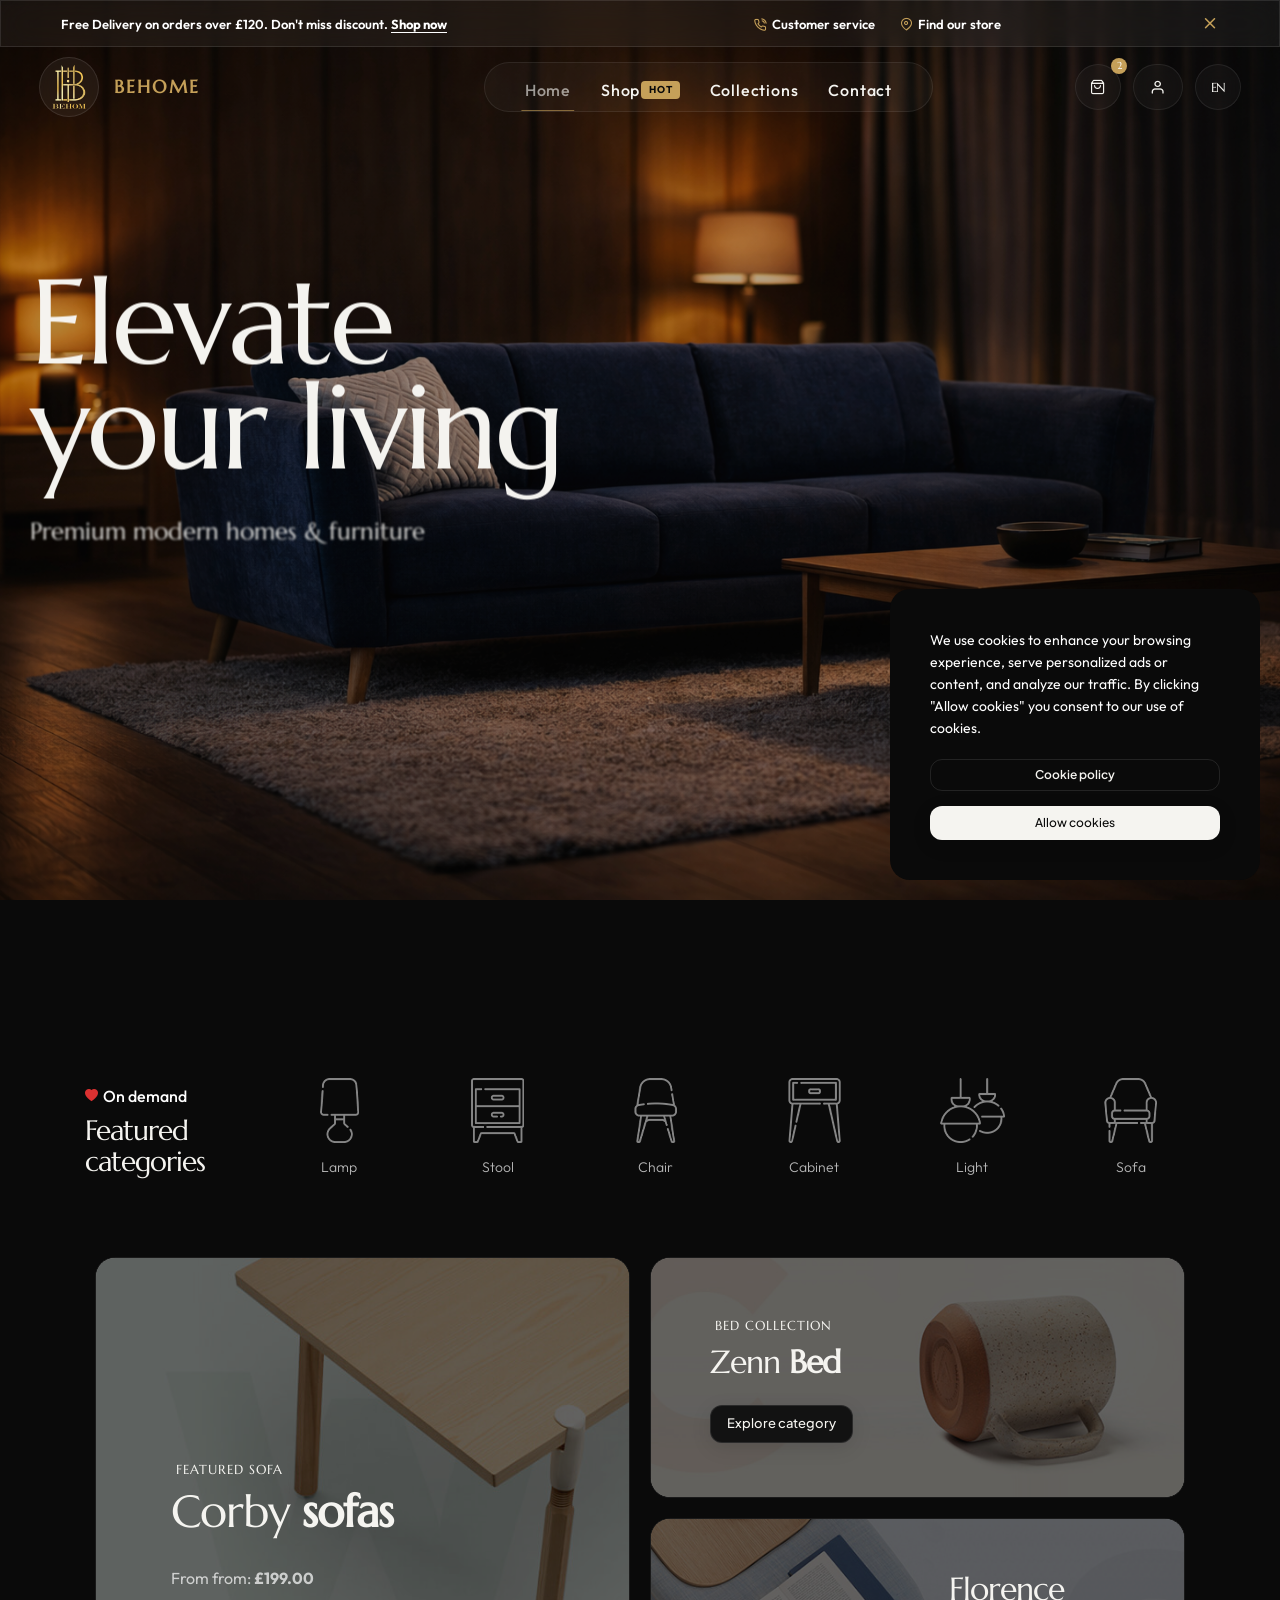
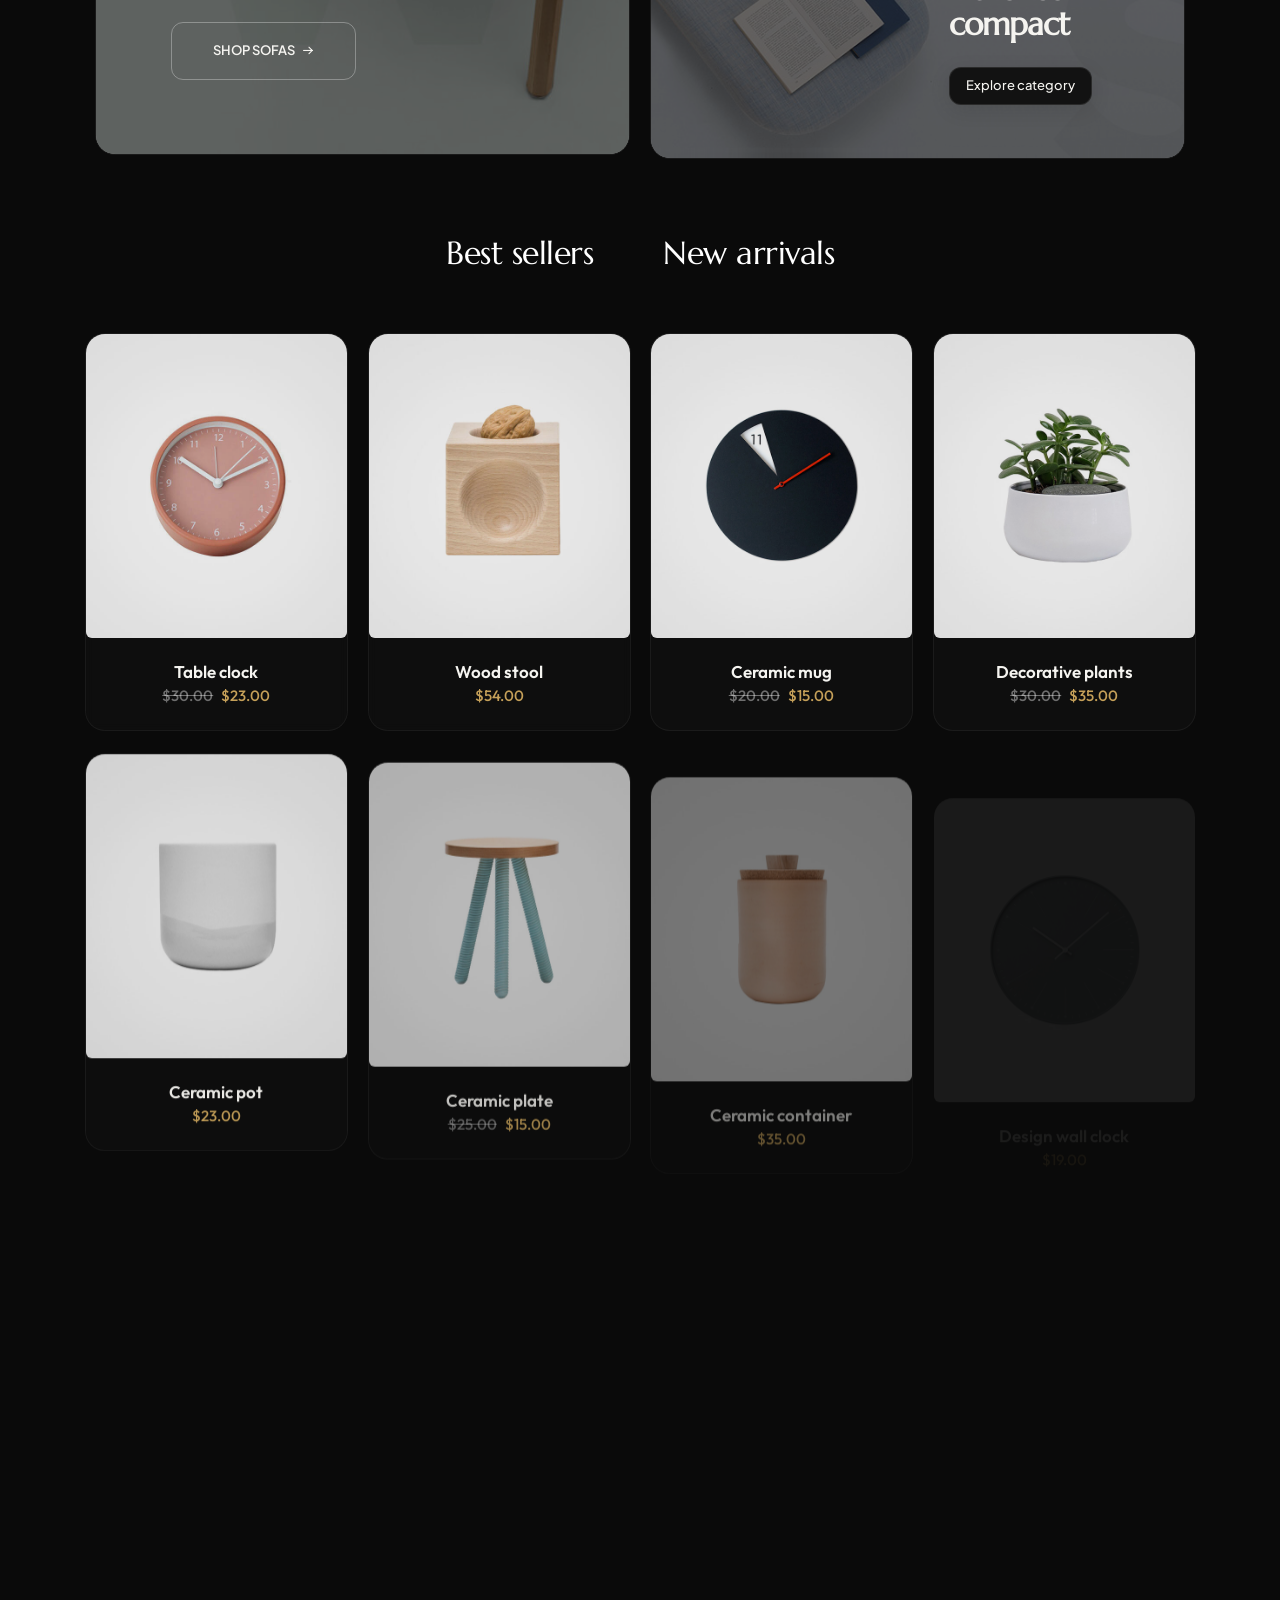
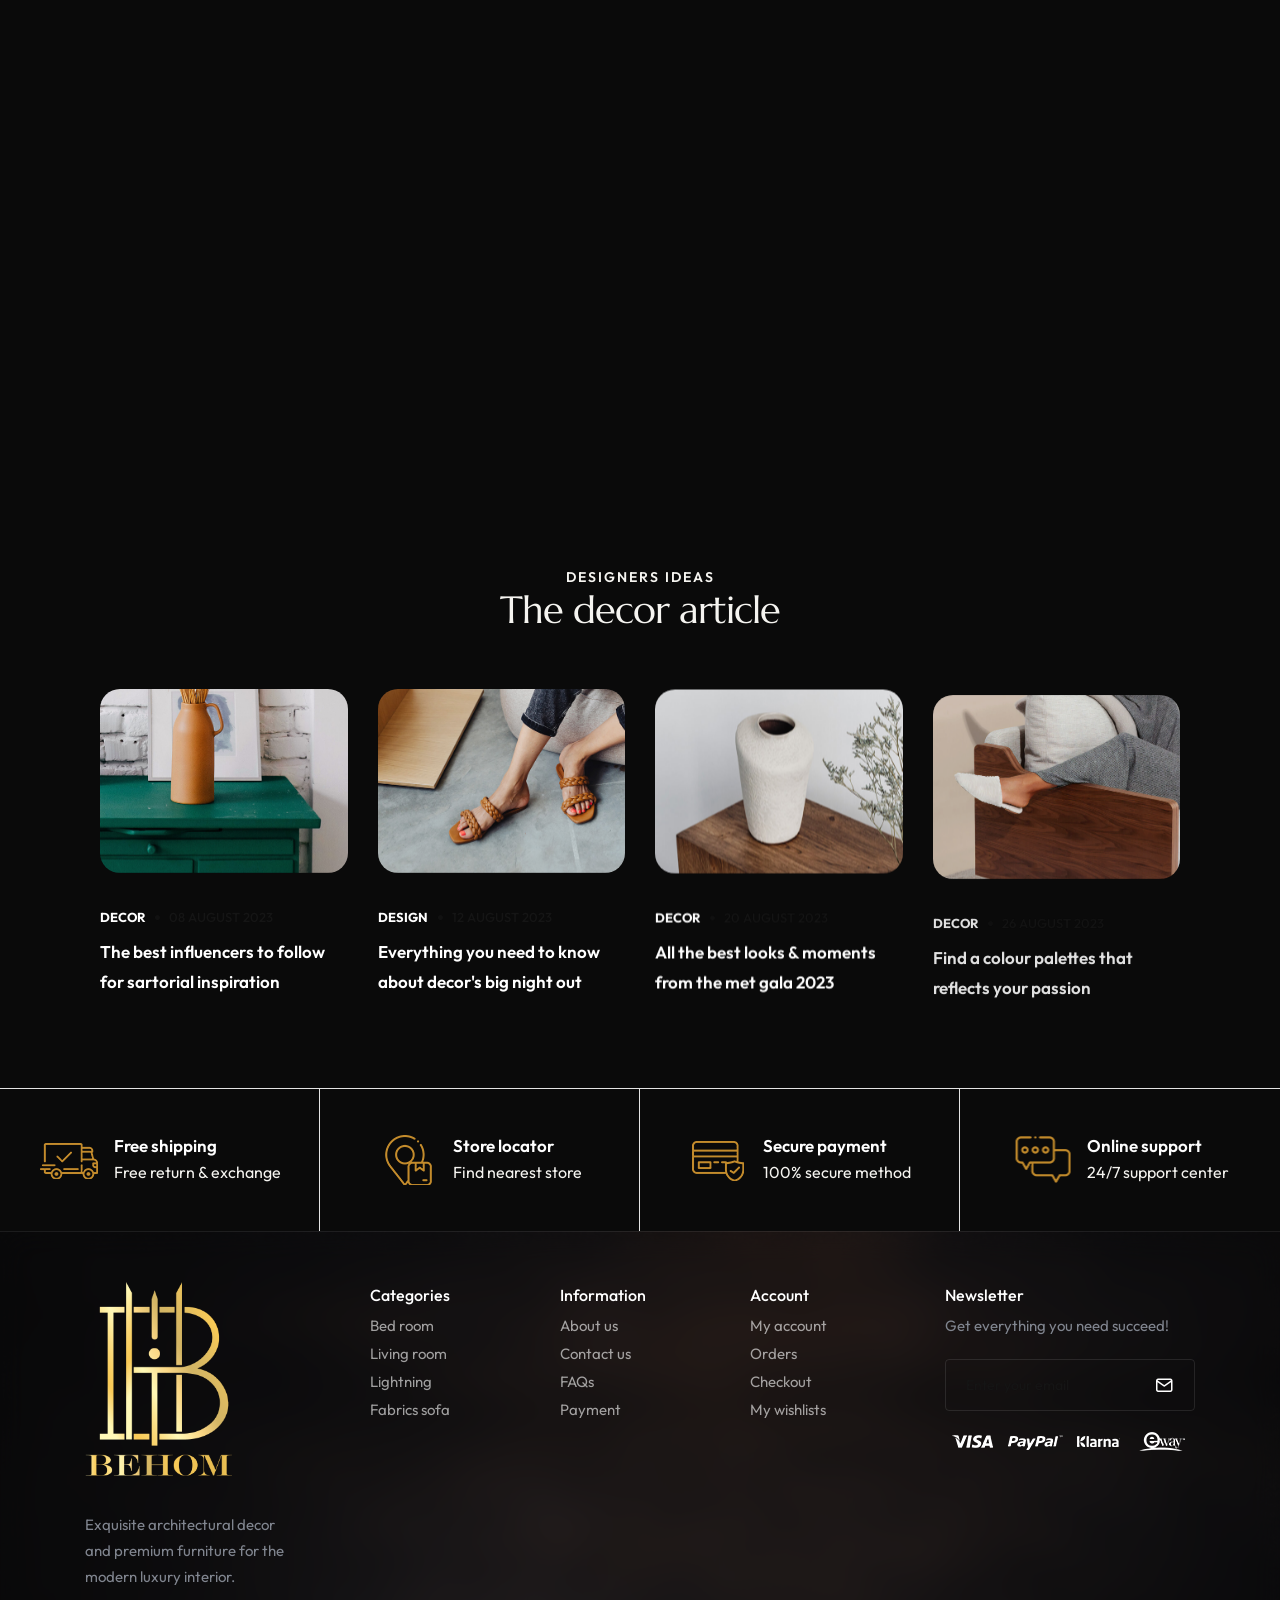
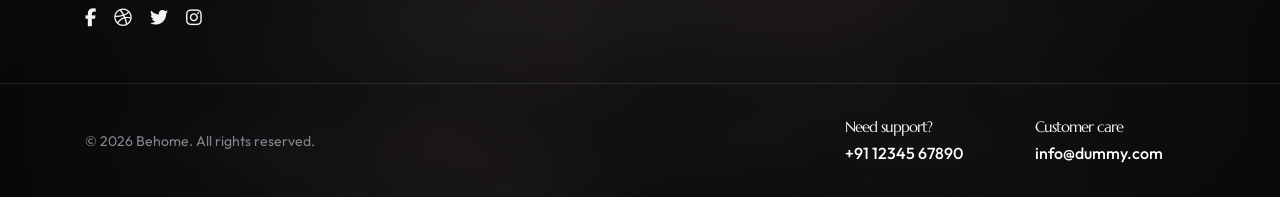
<file: index.html>
﻿<!DOCTYPE html>

<html class="no-js" lang="en">

<head>
    <title>Behome - Premium Architectural Decor &amp; Luxury Furniture</title>
    <meta charset="utf-8" />
    <meta content="IE=edge" http-equiv="X-UA-Compatible">
    <meta content="ThemeZaa" name="author" />
    <meta content="width=device-width,initial-scale=1.0" name="viewport">
    <meta
        content="Behome - Premium E-commerce experience for architectural decor, luxury furniture, and high-end interior design. Elevate your living space with our curated collections."
        name="description" />
    <!-- Open Graph / Facebook -->
    <meta content="website" property="og:type" />
    <meta content="https://mubashir111.github.io/blackrock_ecommerse/" property="og:url" />
    <meta content="Behome - Premium Architectural Decor &amp; Luxury Furniture" property="og:title" />
    <meta
        content="Behome - Premium E-commerce experience for architectural decor, luxury furniture, and high-end interior design. Elevate your living space with our curated collections."
        property="og:description" />
    <meta content="https://mubashir111.github.io/blackrock_ecommerse/images/sharing-preview.png" property="og:image" />
    <meta content="1200" property="og:image:width" />
    <meta content="630" property="og:image:height" />
    <meta content="Behome" property="og:site_name" />
    <!-- Twitter -->
    <meta content="summary_large_image" property="twitter:card" />
    <meta content="https://mubashir111.github.io/blackrock_ecommerse/" property="twitter:url" />
    <meta content="Behome - Premium Architectural Decor &amp; Luxury Furniture" property="twitter:title" />
    <meta
        content="Behome - Premium E-commerce experience for architectural decor, luxury furniture, and high-end interior design. Elevate your living space with our curated collections."
        property="twitter:description" />
    <meta content="https://mubashir111.github.io/blackrock_ecommerse/images/sharing-preview.png"
        property="twitter:image" />
    <!-- favicon icon -->
    <link href="images/favicon.png" rel="shortcut icon" />
    <link href="images/apple-touch-icon-57x57.png" rel="apple-touch-icon" />
    <link href="images/apple-touch-icon-72x72.png" rel="apple-touch-icon" sizes="72x72" />
    <link href="images/apple-touch-icon-114x114.png" rel="apple-touch-icon" sizes="114x114" />
    <!-- google fonts preconnect -->
    <link crossorigin="" href="https://fonts.googleapis.com" rel="preconnect" />
    <link crossorigin="" href="https://fonts.gstatic.com" rel="preconnect" />
    <!-- slider revolution CSS files -->
    <link href="revolution/css/settings.css" rel="stylesheet" type="text/css" />
    <link href="revolution/css/layers.css" rel="stylesheet" type="text/css" />
    <link href="revolution/css/navigation.css" rel="stylesheet" type="text/css" />
    <!-- style sheets and font icons  -->
    <link href="css/vendors.min.css" rel="stylesheet">
    <link href="css/icon.min.css" rel="stylesheet">
    <link href="css/style.min.css" rel="stylesheet">
    <link href="css/responsive.min.css" rel="stylesheet">
    <link href="demos/decor-store/decor-store.css?v=3" rel="stylesheet">
    </link>
    </link>
    </link>
    </link>
    </link>
    </meta>
    </meta>
</head>

<body class="bg-dark-gray" data-mobile-nav-style="classic">
    <!-- start header -->
    <header class="header-with-topbar">
        <!-- start header top bar -->
        <div
            class="header-top-bar glass-effect top-bar-dark border-bottom border-color-transparent-white-light px-lg-0">
            <div class="container-fluid">
                <div class="row h-45px align-items-center m-0">
                    <div class="col-lg-7 col-md-8 text-center text-md-start">
                        <div class="fs-13 text-white fw-600">Free Delivery on orders over £120. Don't miss
                            discount. <a class="text-white fw-700 text-decoration-line-bottom"
                                href="demo-decor-store-shop.html">Shop now</a></div>
                    </div>
                    <div class="col-lg-5 col-md-4 text-end d-flex justify-content-end align-items-center">
                        <div class="d-none d-md-flex align-items-center">
                            <a class="widget fs-13 text-white fw-600 me-25px text-white"
                                href="demo-decor-store-contact.html"><i
                                    class="feather icon-feather-phone-call"></i>Customer service</a>
                            <a class="widget fs-13 text-white fw-600 me-25px d-none d-lg-inline-block"
                                href="demo-decor-store-contact.html"><i class="feather icon-feather-map-pin"></i>Find
                                our store</a>
                        </div>
                        <a class="text-white fs-18 ms-auto" href="javascript:void(0)"><i
                                class="feather icon-feather-x"></i></a>
                    </div>
                </div>
            </div>
        </div>
        <!-- end header top bar -->
        <!-- start navigation -->
        <nav class="navbar navbar-expand-lg header-light bg-transparent disable-fixed px-lg-0 py-lg-0">
            <div class="container-fluid px-4 d-flex align-items-center" style="height: 80px;">
                <div class="row w-100 align-items-center m-0">
                    <div class="col-6 col-xl-3 col-lg-2 order-1 d-flex align-items-center">
                        <a class="glass-logo-wrapper" href="index.html">
                            <div class="glass-logo-box">
                                <img alt="Behome Logo" src="images/new/logo/Behome%20Final%20.png" />
                            </div>
                            <span class="logo-text">BEHOME</span>
                        </a>
                    </div>
                    <div class="col-12 col-xl-6 col-lg-8 order-3 order-lg-2 menu-order position-static">
                        <div class="collapse navbar-collapse justify-content-end" id="navbarNav">
                            <!-- Mobile Navigation Header -->
                            <div class="mobile-nav-header d-lg-none">
                                <div class="mobile-logo">
                                    <a class="glass-logo-wrapper" href="index.html">
                                        <div class="glass-logo-box">
                                            <img alt="Behome Logo" src="images/new/logo/Behome%20Final%20.png" />
                                        </div>
                                        <span class="logo-text">BEHOME</span>
                                    </a>
                                </div>
                                <div class="mobile-icons">
                                    <a class="icon-box position-relative" href="demo-decor-store-cart.html">
                                        <i class="feather icon-feather-shopping-bag"></i>
                                        <span
                                            class="cart-count alt-font bg-base-color text-white d-flex align-items-center justify-content-center rounded-circle position-absolute"
                                            style="width: 14px; height: 14px; font-size: 9px; top: -4px; right: -4px; font-weight: 700;">2</span>
                                    </a>
                                    <a class="icon-box" href="demo-decor-store-account.html">
                                        <i class="feather icon-feather-user"></i>
                                    </a>
                                    <div class="close-button" data-bs-target="#navbarNav" data-bs-toggle="collapse">
                                        <i class="feather icon-feather-x"></i>
                                    </div>
                                </div>
                            </div>
                            <div class="glass-pill-nav">
                                <ul class="navbar-nav">
                                    <li class="nav-item"><a class="nav-link text-white-hover" href="index.html">Home</a>
                                    </li>
                                    <li class="nav-item dropdown submenu">
                                        <a class="nav-link text-white-hover" href="demo-decor-store-shop.html">Shop
                                            <span
                                                class="badge bg-base-color text-dark-gray fw-700 py-1 px-2 rounded-1 ms-1"
                                                style="font-size: 10px; vertical-align: middle;">HOT</span></a>
                                        <i aria-expanded="false" class="fa-solid fa-angle-down dropdown-toggle"
                                            data-bs-toggle="dropdown" id="navbarDropdownMenuLink1" role="button"></i>
                                        <div aria-labelledby="navbarDropdownMenuLink1"
                                            class="dropdown-menu submenu-content">
                                            <div class="d-lg-flex mega-menu m-auto flex-column">
                                                <div class="row row-cols-1 row-cols-lg-5 mb-60px md-mb-30px sm-mb-20px">
                                                    <div class="col">
                                                        <ul>
                                                            <li class="sub-title">Furniture</li>
                                                            <li><a href="demo-decor-store-shop.html">Modern chair</a>
                                                            </li>
                                                            <li><a href="demo-decor-store-shop.html">Luxurious sofa</a>
                                                            </li>
                                                            <li><a href="demo-decor-store-shop.html">Sitting tables</a>
                                                            </li>
                                                            <li><a href="demo-decor-store-shop.html">Century cabinet</a>
                                                            </li>
                                                            <li><a href="demo-decor-store-shop.html">Wooden stool</a>
                                                            </li>
                                                            <li><a href="demo-decor-store-shop.html">Dining tabl</a>
                                                            </li>
                                                        </ul>
                                                    </div>
                                                    <div class="col">
                                                        <ul>
                                                            <li class="sub-title">Lighting</li>
                                                            <li><a href="demo-decor-store-shop.html">Table lamps</a>
                                                            </li>
                                                            <li><a href="demo-decor-store-shop.html">Wall lights</a>
                                                            </li>
                                                            <li><a href="demo-decor-store-shop.html">Ceiling lights</a>
                                                            </li>
                                                            <li><a href="demo-decor-store-shop.html">Chandeliers</a>
                                                            </li>
                                                            <li><a href="demo-decor-store-shop.html">Smart lights</a>
                                                            </li>
                                                            <li><a href="demo-decor-store-shop.html">Outdoor lights</a>
                                                            </li>
                                                        </ul>
                                                    </div>
                                                    <div class="col">
                                                        <ul>
                                                            <li class="sub-title">Decor</li>
                                                            <li><a href="demo-decor-store-shop.html">Home decor</a></li>
                                                            <li><a href="demo-decor-store-shop.html">Kitchen decor</a>
                                                            </li>
                                                            <li><a href="demo-decor-store-shop.html">Office decor</a>
                                                            </li>
                                                            <li><a href="demo-decor-store-shop.html">Wooden mirrors</a>
                                                            </li>
                                                            <li><a href="demo-decor-store-shop.html">Designer clocks</a>
                                                            </li>
                                                            <li><a href="demo-decor-store-shop.html">Spiritual</a></li>
                                                        </ul>
                                                    </div>
                                                    <div class="col">
                                                        <ul>
                                                            <li class="sub-title">Cabinetry</li>
                                                            <li><a href="demo-decor-store-shop.html">Wardrobes</a></li>
                                                            <li><a href="demo-decor-store-shop.html">Shoe racks</a></li>
                                                            <li><a href="demo-decor-store-shop.html">Movable</a></li>
                                                            <li><a href="demo-decor-store-shop.html">Folding storage</a>
                                                            </li>
                                                            <li><a href="demo-decor-store-shop.html">Wooden units</a>
                                                            </li>
                                                            <li><a href="demo-decor-store-shop.html">Kids storage</a>
                                                            </li>
                                                        </ul>
                                                    </div>
                                                    <div class="col">
                                                        <ul>
                                                            <li class="sub-title">Commercial</li>
                                                            <li><a href="demo-decor-store-shop.html">Hotel furniture</a>
                                                            </li>
                                                            <li><a href="demo-decor-store-shop.html">Bar furniture</a>
                                                            </li>
                                                            <li><a href="demo-decor-store-shop.html">School
                                                                    furniture</a>
                                                            </li>
                                                            <li><a href="demo-decor-store-shop.html">Public
                                                                    furniture</a>
                                                            </li>
                                                            <li><a href="demo-decor-store-shop.html">Office
                                                                    furniture</a>
                                                            </li>
                                                            <li><a href="demo-decor-store-shop.html">Lab furniture</a>
                                                            </li>
                                                        </ul>
                                                    </div>
                                                </div>
                                                <div class="row row-cols-1 row-cols-md-2">
                                                    <div class="col">
                                                        <a href="demo-decor-store-shop.html"><img alt="" class="w-100"
                                                                src="images/demo-decor-store-menu-banner-01.jpg" /></a>
                                                    </div>
                                                    <div class="col">
                                                        <a href="demo-decor-store-shop.html"><img alt="" class="w-100"
                                                                src="images/demo-decor-store-menu-banner-02.jpg" /></a>
                                                    </div>
                                                </div>
                                            </div>
                                        </div>
                                    </li>
                                    <li class="nav-item dropdown submenu">
                                        <a class="nav-link text-white-hover"
                                            href="demo-decor-store-collections.html">Collections</a>
                                        <i aria-expanded="false" class="fa-solid fa-angle-down dropdown-toggle"
                                            data-bs-toggle="dropdown" id="navbarDropdownMenuLink2" role="button"></i>
                                        <div aria-labelledby="navbarDropdownMenuLink2"
                                            class="dropdown-menu submenu-content">
                                            <div class="d-lg-flex mega-menu m-auto flex-column">
                                                <div
                                                    class="row row-cols-2 row-cols-lg-6 row-cols-sm-3 md-pt-15px align-items-center justify-content-center mb-60px md-mb-30px sm-mb-0">
                                                    <div class="col md-mb-30px">
                                                        <a class="text-center" href="demo-decor-store-collections.html">
                                                            <img alt=""
                                                                src="images/demo-decor-store-menu-category-01.jpg" />
                                                        </a>
                                                        <a class="btn btn-hover-animation text-uppercase-inherit fw-600 ls-0px justify-content-center"
                                                            href="demo-decor-store-collections.html">
                                                            <span>
                                                                <span class="btn-text text-dark-gray fs-16">Designer
                                                                    stool</span>
                                                                <span class="btn-icon"><i
                                                                        class="fa-solid fa-arrow-right m-0"></i></span>
                                                            </span>
                                                        </a>
                                                    </div>
                                                    <div class="col md-mb-30px">
                                                        <a class="text-center" href="demo-decor-store-collections.html">
                                                            <img alt=""
                                                                src="images/demo-decor-store-menu-category-02.jpg" />
                                                        </a>
                                                        <a class="btn btn-hover-animation text-uppercase-inherit fw-600 ls-0px justify-content-center"
                                                            href="demo-decor-store-collections.html">
                                                            <span>
                                                                <span class="btn-text text-dark-gray fs-16">Modern
                                                                    chair</span>
                                                                <span class="btn-icon"><i
                                                                        class="fa-solid fa-arrow-right m-0"></i></span>
                                                            </span>
                                                        </a>
                                                    </div>
                                                    <div class="col md-mb-30px">
                                                        <a class="text-center" href="demo-decor-store-collections.html">
                                                            <img alt=""
                                                                src="images/demo-decor-store-menu-category-03.jpg" />
                                                        </a>
                                                        <a class="btn btn-hover-animation text-uppercase-inherit fw-600 ls-0px justify-content-center"
                                                            href="demo-decor-store-collections.html">
                                                            <span>
                                                                <span class="btn-text text-dark-gray fs-16">Table
                                                                    lamp</span>
                                                                <span class="btn-icon"><i
                                                                        class="fa-solid fa-arrow-right m-0"></i></span>
                                                            </span>
                                                        </a>
                                                    </div>
                                                    <div class="col md-mb-30px">
                                                        <a class="text-center" href="demo-decor-store-collections.html">
                                                            <img alt=""
                                                                src="images/demo-decor-store-menu-category-04.jpg" />
                                                        </a>
                                                        <a class="btn btn-hover-animation text-uppercase-inherit fw-600 ls-0px justify-content-center"
                                                            href="demo-decor-store-collections.html">
                                                            <span>
                                                                <span class="btn-text text-dark-gray fs-16">Home
                                                                    decor</span>
                                                                <span class="btn-icon"><i
                                                                        class="fa-solid fa-arrow-right m-0"></i></span>
                                                            </span>
                                                        </a>
                                                    </div>
                                                    <div class="col md-mb-30px">
                                                        <a class="text-center" href="demo-decor-store-collections.html">
                                                            <img alt=""
                                                                src="images/demo-decor-store-menu-category-05.jpg" />
                                                        </a>
                                                        <a class="btn btn-hover-animation text-uppercase-inherit fw-600 ls-0px justify-content-center"
                                                            href="demo-decor-store-collections.html">
                                                            <span>
                                                                <span class="btn-text text-dark-gray fs-16">Ceramic
                                                                    pots</span>
                                                                <span class="btn-icon"><i
                                                                        class="fa-solid fa-arrow-right m-0"></i></span>
                                                            </span>
                                                        </a>
                                                    </div>
                                                    <div class="col md-mb-30px">
                                                        <a class="text-center" href="demo-decor-store-collections.html">
                                                            <img alt=""
                                                                src="images/demo-decor-store-menu-category-06.jpg" />
                                                        </a>
                                                        <a class="btn btn-hover-animation text-uppercase-inherit fw-600 ls-0px justify-content-center"
                                                            href="demo-decor-store-collections.html">
                                                            <span>
                                                                <span class="btn-text text-dark-gray fs-16">Wooden
                                                                    table</span>
                                                                <span class="btn-icon"><i
                                                                        class="fa-solid fa-arrow-right m-0"></i></span>
                                                            </span>
                                                        </a>
                                                    </div>
                                                </div>
                                                <div class="row row-cols-1 row-cols-md-2">
                                                    <div class="col">
                                                        <a href="demo-decor-store-collections.html"><img alt=""
                                                                src="images/demo-decor-store-menu-banner-03.jpg" /></a>
                                                    </div>
                                                    <div class="col">
                                                        <a href="demo-decor-store-collections.html"><img alt=""
                                                                src="images/demo-decor-store-menu-banner-04.jpg" /></a>
                                                    </div>
                                                </div>
                                            </div>
                                        </div>
                                    </li>
                                    <li class="nav-item"><a class="nav-link text-white-hover"
                                            href="demo-decor-store-contact.html">Contact</a>
                                    </li>
                                </ul>
                            </div>
                        </div>
                    </div>
                    <!-- Right Side Icons -->
                    <div
                        class="col-6 col-xl-3 col-lg-2 order-2 order-lg-3 ms-auto d-flex justify-content-end align-items-center">
                        <div class="d-flex align-items-center" style="gap: 12px;">
                            <!-- Cart Button -->
                            <div class="position-relative">
                                <a class="glass-icon-box" href="demo-decor-store-cart.html">
                                    <i class="feather icon-feather-shopping-bag text-white fs-15"></i>
                                </a>
                                <span
                                    class="cart-count alt-font bg-base-color text-white d-flex align-items-center justify-content-center rounded-circle position-absolute"
                                    style="width: 16px; height: 16px; font-size: 10px; top: -6px; right: -6px; font-weight: 700;">2</span>
                            </div>
                            <!-- User Profile Icon Box -->
                            <div
                                class="position-relative d-flex align-items-center glass-icon-box px-3 d-none d-lg-flex">
                                <a class="d-flex align-items-center justify-content-center w-100 h-100"
                                    href="demo-decor-store-account.html">
                                    <i class="feather icon-feather-user text-white fs-16"></i>
                                </a>
                            </div>
                            <!-- Language Icon Box -->
                            <div class="position-relative d-flex align-items-center glass-icon-box d-none d-lg-flex">
                                <a class="alt-font text-white fw-700 fs-13 lh-1" href="#">
                                    EN
                                </a>
                            </div>
                            <!-- Mobile Menu Toggler -->
                            <div class="glass-icon-box d-flex align-items-center justify-content-center d-lg-none">
                                <button aria-controls="navbarNav" aria-label="Toggle navigation"
                                    class="navbar-toggler p-0 border-0 bg-transparent" data-bs-target="#navbarNav"
                                    data-bs-toggle="collapse" type="button">
                                    <span class="navbar-toggler-line"></span>
                                    <span class="navbar-toggler-line"></span>
                                    <span class="navbar-toggler-line"></span>
                                    <span class="navbar-toggler-line"></span>
                                </button>
                            </div>
                        </div>
                    </div>
                </div>
            </div>
        </nav>
    </header>
    <!-- end header -->
    <!-- start section -->
    <section class="p-0">
        <article class="content">
            <div class="rev_slider_wrapper fullscreen-container" id="decor-store-slider_wrapper">
                <!-- the ID here will be used in the JavaScript below to initialize the slider -->
                <div class="rev_slider fullscreenbanner" data-version="5.4.5" id="decor-store-slider">
                    <!-- begin slides list -->
                    <ul>
                        <li data-description="" data-easein="default" data-easeout="default" data-hideafterloop="0"
                            data-hideslideonmobile="off" data-index="rs-73" data-masterspeed="300" data-param1="01"
                            data-rotate="0" data-saveperformance="off" data-slotamount="default" data-title="Slide"
                            data-transition="fade">
                            <img alt="" class="rev-slidebg" data-bgfit="cover" data-bgposition="center center"
                                data-bgrepeat="no-repeat" data-no-retina="" src="images/new/hero2.png" />
                            <div class="position-absolute top-0 left-0 w-100 h-100 bg-dark-gray opacity-3"
                                style="z-index:1;">
                            </div>
                            <!-- start row zone -->
                            <div class="rev_row_zone rev_row_zone_middle" id="rrzm_638" style="z-index: 8;">
                                <!-- start row layer -->
                                <div class="tp-caption" data-basealign="grid" data-columnbreak="2"
                                    data-frames='[{"delay":0,"speed":300,"frame":"0","from":"opacity:0;","to":"o:1;","ease":"power3.inOut"},{"delay":"wait","speed":300,"frame":"999","to":"auto:auto;","ease":"power3.inOut"}]'
                                    data-height="auto" data-hoffset="['0','0','0','0']" data-marginbottom="[0,0,0,0]"
                                    data-marginleft="[0,0,0,0]" data-marginright="[0,0,0,0]" data-margintop="[0,0,0,0]"
                                    data-paddingbottom="[0,0,0,0]" data-paddingleft="[0,0,0,0]"
                                    data-paddingright="[0,0,0,0]" data-paddingtop="[0,0,0,0]" data-responsive="off"
                                    data-responsive_offset="on" data-textalign="['center','center','center','center']"
                                    data-type="row" data-voffset="['0','0','0','0']" data-whitespace="nowrap"
                                    data-width="auto" data-x="['left','left','left','left']"
                                    data-y="['middle','middle','middle','middle']" id="slide-1-layer-05"
                                    style="z-index: 8; white-space: nowrap; font-size: 20px; line-height: 22px; font-weight: 400; color: #ffffff; letter-spacing: 0px;">
                                    <!-- start column layer -->
                                    <div class="tp-caption left-column" data-basealign="grid"
                                        data-columnwidth="['50%','50%','100%','100%']"
                                        data-frames='[{"delay":0,"speed":300,"frame":"0","from":"opacity:0;","to":"o:1;","ease":"power3.inOut"},{"delay":"wait","speed":300,"frame":"999","to":"auto:auto;","ease":"power3.inOut"}]'
                                        data-height="auto" data-hoffset="['0','0','0','0']"
                                        data-marginbottom="[0,0,0,0]" data-marginleft="[0,0,0,0]"
                                        data-marginright="[0,0,0,0]" data-margintop="[0,0,0,0]"
                                        data-paddingbottom="[0,0,200,0]" data-paddingleft="[0,0,0,0]"
                                        data-paddingright="[0,0,0,0]" data-paddingtop="[0,0,0,0]" data-responsive="off"
                                        data-responsive_offset="on" data-textalign="['left','left','center','center']"
                                        data-type="column" data-verticalalign="top" data-voffset="['0','0','0','0']"
                                        data-whitespace="nowrap" data-width="auto"
                                        data-x="['left','left','left','left']"
                                        data-y="['middle','middle','top','middle']" id="slide-1-layer-06"
                                        style="z-index: 9; width: 100%;">
                                        <!-- start title layer -->
                                        <div class="tp-caption alt-font" data-basealign="grid"
                                            data-color="['#ffffff','#ffffff','#ffffff','#ffffff']"
                                            data-fontsize="['120','100','100','90']"
                                            data-fontweight="['700','700','700','800']"
                                            data-frames='[{"delay":"1200","speed":1000,"frame":"0","from":"y:50px;opacity:0;fb:10px;","to":"o:1;fb:0;","ease":"Power3.easeInOut"},{"delay":"wait","speed":600,"frame":"999","to":"auto:auto;fb:0;","ease":"Power3.easeInOut"}]'
                                            data-height="auto" data-hoffset="['70','50','0','0']"
                                            data-letterspacing="['-3','-2','-2','-2']"
                                            data-lineheight="['105','90','90','90']" data-marginbottom="[0,0,0,0]"
                                            data-marginleft="[0,0,0,0]" data-marginright="[0,0,0,0]"
                                            data-margintop="[0,0,0,0]" data-paddingbottom="[0,0,0,0]"
                                            data-paddingleft="[0,0,200,0]" data-paddingright="[0,0,200,0]"
                                            data-paddingtop="[0,0,0,0]" data-responsive="on"
                                            data-responsive_offset="off"
                                            data-textalign="['left','left','center','center']" data-type="text"
                                            data-voffset="['0','0','0','0']" data-whitespace="normal" data-width="auto"
                                            data-x="['left','left','left','left']"
                                            data-y="['middle','middle','middle','middle']" id="slide-1-layer-07"
                                            style="font-family: var(--primary-font);">
                                            Elevate your living
                                        </div>
                                        <!-- end title  layer -->
                                        <!-- start subtitle layer -->
                                        <div class="tp-caption alt-font" data-basealign="grid"
                                            data-fontsize="['24','22','20','22']"
                                            data-fontweight="['400','400','400','400']"
                                            data-frames='[{"delay":"1500","speed":1000,"frame":"0","from":"y:50px;opacity:0;fb:10px;","to":"o:1;fb:0;","ease":"Power3.easeInOut"},{"delay":"wait","speed":600,"frame":"999","to":"auto:auto;fb:0;","ease":"Power3.easeInOut"}]'
                                            data-height="auto" data-hoffset="['70','50','0','0']"
                                            data-lineheight="['34','50','36','35']" data-marginbottom="[0,0,0,0]"
                                            data-marginleft="[0,0,0,0]" data-marginright="[0,0,0,0]"
                                            data-margintop="[30,20,20,20]" data-paddingbottom="[0,0,0,0]"
                                            data-paddingleft="[0,0,0,0]" data-paddingright="[0,0,0,0]"
                                            data-paddingtop="[0,0,0,0]" data-responsive="on"
                                            data-responsive_offset="off"
                                            data-textalign="['left','left','center','center']" data-type="text"
                                            data-voffset="['0','0','0','0']" data-whitespace="normal" data-width="auto"
                                            data-x="['left','left','left','left']"
                                            data-y="['middle','middle','middle','middle']" id="slide-1-layer-08"
                                            style="color: var(--white); font-family: var(--primary-font); opacity: 0.8; letter-spacing: 0.5px;">
                                            Premium modern homes &amp; furniture
                                        </div>
                                        <!-- end subtitle layer -->
                                        <!-- start button layer -->
                                        <a class="tp-caption alt-font text-uppercase btn btn-glass btn-large btn-switch-text btn-round-edge d-inline-block shop-button btn-rounded"
                                            data-basealign="grid" data-color="['#ffffff','#ffffff','#ffffff','#ffffff']"
                                            data-fontsize="['14','13','14','14']"
                                            data-fontweight="['600','600','600','600']"
                                            data-frames='[{"delay":"1700","speed":1000,"frame":"0","from":"y:50px;opacity:0;fb:10px;","to":"o:1;fb:0;","ease":"Power3.easeInOut"},{"delay":"wait","speed":600,"frame":"999","to":"auto:auto;fb:0;","ease":"Power3.easeInOut"}]'
                                            data-height="auto" data-hoffset="['70','50','0','0']"
                                            data-lineheight="['20','20','20','20']" data-marginbottom="[0,0,0,0]"
                                            data-marginleft="[0,0,0,0]" data-marginright="[0,0,0,0]"
                                            data-margintop="[40,30,30,25]" data-paddingbottom="[12,12,12,12]"
                                            data-paddingleft="[35,35,35,35]" data-paddingright="[35,35,35,35]"
                                            data-paddingtop="[12,12,12,12]" data-responsive="off"
                                            data-responsive_offset="off"
                                            data-textalign="['left','left','center','center']" data-type="text"
                                            data-voffset="['0','0','0','0']"
                                            data-whitespace="['nowrap','normal','nowrap','normal']" data-width="auto"
                                            data-x="['left','left','left','left']"
                                            data-y="['middle','middle','middle','middle']"
                                            href="demo-decor-store-shop.html" id="slide-1-layer-09"
                                            style="color: #ffffff; background: rgba(191,163,126,0.15); border: 1px solid rgba(191,163,126,0.3); border-radius: 50px; backdrop-filter: blur(10px);">
                                            <i class="bi bi-handbag pe-10px icon-small"
                                                style="color: var(--base-color);"></i>SHOP NOW
                                        </a>
                                        <!-- end button layer -->
                                    </div>
                                    <!-- end column layer -->
                                    <!-- start column layer -->
                                    <div class="tp-caption right-column" data-basealign="grid"
                                        data-columnwidth="['50%','50%','100%','100%']"
                                        data-frames='[{"delay":"+0","speed":300,"frame":"0","from":"opacity:0;","to":"o:1;","ease":"Power3.easeInOut"},{"delay":"wait","speed":300,"frame":"999","to":"opacity:0;","ease":"Power3.easeInOut"}]'
                                        data-height="none" data-hoffset="['0','0','0','0']"
                                        data-marginbottom="[0,0,0,0]" data-marginleft="[0,0,0,0]"
                                        data-marginright="[0,0,0,0]" data-margintop="[0,0,0,0]"
                                        data-paddingbottom="[0,0,50,100]" data-paddingleft="[0,0,0,0]"
                                        data-paddingright="[0,0,0,0]" data-paddingtop="[0,0,50,100]"
                                        data-responsive="off" data-responsive_offset="on"
                                        data-textalign="['left','left','center','center']" data-type="column"
                                        data-verticalalign="top" data-voffset="['0','0','0','0']"
                                        data-whitespace="nowrap" data-width="none"
                                        data-x="['left','left','left','left']"
                                        data-y="['middle','middle','middle','middle']" id="slide-1-layer-10"
                                        style="z-index: 9; width: 100%;">
                                    </div>
                                    <!-- end column layer -->
                                </div>
                                <!-- end row layer -->
                            </div>
                            <!-- end row zone -->
                            <!-- start sub text layer -->
                            <div class="tp-caption alt-font d-flex align-items-center"
                                data-actions='[{"event":"mouseenter","action":"startlayer","layer":"slide-1-layer-12","delay":""},{"event":"mouseleave","action":"stoplayer","layer":"slide-1-layer-12","delay":""}]'
                                data-basealign="slide" data-color="['#ffffff','#ffffff','#ffffff','#ffffff']"
                                data-fontsize="['14','14','36','30']" data-fontweight="['600','400','400','400']"
                                data-frames='[{"delay":2000,"speed":300,"frame":"0","from":"opacity:0;","to":"o:1;","ease":"power3.inOut"},{"delay":"wait","speed":300,"frame":"999","to":"auto:auto;","ease":"power3.inOut"}]'
                                data-height="auto" data-hoffset="['0','0','0','0']"
                                data-lineheight="['20','20','40','35']" data-marginbottom="[40,30,0,0]"
                                data-marginleft="[0,0,0,0]" data-marginright="[60,30,0,0]" data-margintop="[0,0,0,0]"
                                data-paddingbottom="[0,0,0,0]" data-paddingleft="[0,0,0,0]"
                                data-paddingright="[0,0,0,0]" data-paddingtop="[0,0,0,0]" data-responsive="off"
                                data-responsive_offset="off" data-textalign="['left','left','center','center']"
                                data-type="text" data-visibility="['on','on','off','off']"
                                data-voffset="['0','0','0','0']" data-whitespace="['nowrap','normal','nowrap','normal']"
                                data-width="['auto','210','400','400']" data-x="['right','right','left','left']"
                                data-y="['bottom','bottom','middle','middle']" id="slide-1-layer-11">
                                <span class="pe-20px">More information</span><a
                                    class="d-flex justify-content-center align-items-center icon-box w-45px h-45px rounded-circle border border-color-transparent-dark-very-light border-2"
                                    href="demo-decor-store-shop.html"><i
                                        class="bi bi-info icon-extra-medium text-white"></i></a>
                            </div>
                            <!-- end sub text layer -->
                            <!-- start tooltip layer -->
                            <div class="tp-caption tooltip-arrow" data-basealign="slide"
                                data-fontsize="['14','14','36','30']" data-fontweight="['300','300','400','400']"
                                data-frames='[{"from":"opacity:0;","speed":100,"to":"o:1;","delay":"bytrigger","split":"chars","splitdelay":0.02,"ease":"Power2.easeInOut"},{"delay":"bytrigger","speed":300,"to":"auto:auto;","ease":"nothing"}]'
                                data-height="auto" data-hoffset="['0','12','0','0']" data-lasttriggerstate="reset"
                                data-lineheight="['26','26','40','35']" data-marginbottom="[20,0,0,0]"
                                data-marginleft="[0,0,0,0]" data-marginright="[40,0,0,0]" data-margintop="[0,0,0,0]"
                                data-paddingbottom="[30,25,0,0]" data-paddingleft="[35,25,0,0]"
                                data-paddingright="[35,25,0,0]" data-paddingtop="[30,25,0,0]" data-responsive="off"
                                data-responsive_offset="on" data-textalign="['left','left','center','center']"
                                data-type="text" data-voffset="['83','110','55','45']" data-whitespace="normal"
                                data-width="310" data-x="['right','right','center','center']"
                                data-y="['bottom','bottom','top','top']" id="slide-1-layer-12"
                                style="z-index: 36; background-color: rgba(22,32,44,0.85); color: rgba(255,255,255,0.8); border-radius: 6px;">
                                The three-seater works not just as the primary seating option, but also as an elegant
                                statement piece.</div>
                            <!-- end tooltip layer -->

                        </li>
                        <li data-description="" data-easein="default" data-easeout="default" data-hideafterloop="0"
                            data-hideslideonmobile="off" data-index="rs-72" data-masterspeed="300" data-param1="02"
                            data-rotate="0" data-saveperformance="off" data-slotamount="default" data-title="Slide"
                            data-transition="fade">
                            <img alt="" class="rev-slidebg" data-bgfit="cover" data-bgposition="center center"
                                data-bgrepeat="no-repeat" data-no-retina="" src="images/new/hero3.png" />
                            <div class="position-absolute top-0 left-0 w-100 h-100 bg-dark-gray opacity-3"
                                style="z-index:1;">
                            </div>
                            <!-- start row zone -->
                            <div class="rev_row_zone rev_row_zone_middle" id="rrzm_639" style="z-index: 8;">
                                <!-- start row layer -->
                                <div class="tp-caption" data-basealign="grid" data-columnbreak="2"
                                    data-frames='[{"delay":0,"speed":300,"frame":"0","from":"opacity:0;","to":"o:1;","ease":"power3.inOut"},{"delay":"wait","speed":300,"frame":"999","to":"auto:auto;","ease":"power3.inOut"}]'
                                    data-height="auto" data-hoffset="['0','0','0','0']" data-marginbottom="[0,0,0,0]"
                                    data-marginleft="[30,30,0,0]" data-marginright="[0,0,0,0]"
                                    data-margintop="[0,0,0,0]" data-paddingbottom="[0,0,0,0]"
                                    data-paddingleft="[0,0,0,0]" data-paddingright="[0,0,0,0]"
                                    data-paddingtop="[0,0,0,0]" data-responsive="off" data-responsive_offset="on"
                                    data-textalign="['inherit','inherit','inherit','inherit']" data-type="row"
                                    data-voffset="['0','0','0','0']" data-whitespace="nowrap" data-width="auto"
                                    data-x="['left','left','left','left']"
                                    data-y="['middle','middle','middle','middle']" id="slide-2-layer-05"
                                    style="z-index: 8; white-space: nowrap; font-size: 20px; line-height: 22px; font-weight: 400; color: #ffffff; letter-spacing: 0px;">
                                    <!-- start column layer -->
                                    <div class="tp-caption left-column" data-basealign="grid"
                                        data-columnwidth="['50%','50%','100%','100%']"
                                        data-frames='[{"delay":0,"speed":300,"frame":"0","from":"opacity:0;","to":"o:1;","ease":"power3.inOut"},{"delay":"wait","speed":300,"frame":"999","to":"auto:auto;","ease":"power3.inOut"}]'
                                        data-height="auto" data-hoffset="['0','0','0','0']"
                                        data-marginbottom="[0,0,0,0]" data-marginleft="[0,0,0,0]"
                                        data-marginright="[0,0,0,0]" data-margintop="[0,0,0,0]"
                                        data-paddingbottom="[0,0,200,0]" data-paddingleft="[0,0,0,0]"
                                        data-paddingright="[0,0,0,0]" data-paddingtop="[0,0,0,0]" data-responsive="off"
                                        data-responsive_offset="on" data-textalign="['left','left','center','center']"
                                        data-type="column" data-verticalalign="top" data-voffset="['0','0','0','0']"
                                        data-whitespace="nowrap" data-width="auto"
                                        data-x="['left','left','left','left']"
                                        data-y="['middle','middle','top','middle']" id="slide-2-layer-06"
                                        style="z-index: 9; width: 100%;">
                                        <!-- start title layer -->
                                        <div class="tp-caption alt-font" data-basealign="grid"
                                            data-color="['#ffffff','#ffffff','#ffffff','#ffffff']"
                                            data-fontsize="['120','100','100','90']"
                                            data-fontweight="['700','700','700','800']"
                                            data-frames='[{"delay":"1200","speed":1000,"frame":"0","from":"y:50px;opacity:0;fb:10px;","to":"o:1;fb:0;","ease":"Power3.easeInOut"},{"delay":"wait","speed":600,"frame":"999","to":"auto:auto;fb:0;","ease":"Power3.easeInOut"}]'
                                            data-height="auto" data-hoffset="['70','50','0','0']"
                                            data-letterspacing="['-3','-2','-2','-2']"
                                            data-lineheight="['105','90','90','90']" data-marginbottom="[0,0,0,0]"
                                            data-marginleft="[0,0,0,0]" data-marginright="[0,0,0,0]"
                                            data-margintop="[0,0,0,0]" data-paddingbottom="[0,0,0,0]"
                                            data-paddingleft="[0,0,200,0]" data-paddingright="[0,0,200,0]"
                                            data-paddingtop="[0,0,0,0]" data-responsive="on"
                                            data-responsive_offset="off"
                                            data-textalign="['left','left','center','center']" data-type="text"
                                            data-voffset="['0','0','0','0']" data-whitespace="normal" data-width="auto"
                                            data-x="['left','left','left','left']"
                                            data-y="['middle','middle','middle','middle']" id="slide-2-layer-07">
                                            Verona<br />sofas
                                        </div>
                                        <!-- end title  layer -->
                                        <!-- start subtitle layer -->
                                        <div class="tp-caption alt-font" data-basealign="grid"
                                            data-fontsize="['22','22','20','22']"
                                            data-fontweight="['400','400','400','400']"
                                            data-frames='[{"delay":"1500","speed":1000,"frame":"0","from":"y:50px;opacity:0;fb:10px;","to":"o:1;fb:0;","ease":"Power3.easeInOut"},{"delay":"wait","speed":600,"frame":"999","to":"auto:auto;fb:0;","ease":"Power3.easeInOut"}]'
                                            data-height="auto" data-hoffset="['70','50','0','0']"
                                            data-lineheight="['30','50','36','35']" data-marginbottom="[0,0,0,0]"
                                            data-marginleft="[0,0,0,0]" data-marginright="[0,0,0,0]"
                                            data-margintop="[30,20,20,20]" data-paddingbottom="[0,0,0,0]"
                                            data-paddingleft="[0,0,0,0]" data-paddingright="[0,0,0,0]"
                                            data-paddingtop="[0,0,0,0]" data-responsive="on"
                                            data-responsive_offset="off"
                                            data-textalign="['left','left','center','center']" data-type="text"
                                            data-voffset="['0','0','0','0']" data-whitespace="normal" data-width="auto"
                                            data-x="['left','left','left','left']"
                                            data-y="['middle','middle','middle','middle']" id="slide-2-layer-08"
                                            style="color: rgba(255,255,255,0.8)">
                                            Price starting from <span
                                                class="text-decoration-line-bottom-medium fw-600 text-white">$259.00</span>
                                        </div>
                                        <!-- end subtitle layer -->
                                        <!-- start button layer -->
                                        <a class="tp-caption alt-font text-uppercase btn btn-glass btn-large btn-switch-text btn-round-edge d-inline-block shop-button btn-rounded"
                                            data-basealign="grid" data-color="['#ffffff','#ffffff','#ffffff','#ffffff']"
                                            data-fontsize="['14','14','14','14']"
                                            data-fontweight="['600','600','600','600']"
                                            data-frames='[{"delay":"1700","speed":1000,"frame":"0","from":"y:50px;opacity:0;fb:10px;","to":"o:1;fb:0;","ease":"Power3.easeInOut"},{"delay":"wait","speed":600,"frame":"999","to":"auto:auto;fb:0;","ease":"Power3.easeInOut"}]'
                                            data-height="auto" data-hoffset="['70','50','0','0']"
                                            data-lineheight="['20','20','20','20']" data-marginbottom="[0,0,0,0]"
                                            data-marginleft="[0,0,0,0]" data-marginright="[0,0,0,0]"
                                            data-margintop="[40,30,30,25]" data-paddingbottom="[12,12,12,12]"
                                            data-paddingleft="[35,35,35,35]" data-paddingright="[35,35,35,35]"
                                            data-paddingtop="[12,12,12,12]" data-responsive_offset="off"
                                            data-textalign="['left','left','center','center']" data-type="text"
                                            data-voffset="['0','0','0','0']"
                                            data-whitespace="['nowrap','normal','nowrap','normal']" data-width="auto"
                                            data-x="['left','left','left','left']"
                                            data-y="['middle','middle','middle','middle']"
                                            href="demo-decor-store-shop.html" id="slide-2-layer-09"
                                            style="color: #ffffff; background: rgba(255,255,255,0.05); border: 1px solid rgba(255,255,255,0.1); border-radius: 50px; backdrop-filter: blur(10px);">
                                            <i class="feather icon-feather-shopping-bag pe-10px icon-small"></i>Shop Now
                                        </a>
                                        <!-- end button layer -->
                                    </div>
                                    <!-- end column layer -->
                                    <!-- start column layer -->
                                    <div class="tp-caption right-column" data-basealign="grid"
                                        data-columnwidth="['50%','50%','100%','100%']"
                                        data-frames='[{"delay":"+0","speed":300,"frame":"0","from":"opacity:0;","to":"o:1;","ease":"Power3.easeInOut"},{"delay":"wait","speed":300,"frame":"999","to":"opacity:0;","ease":"Power3.easeInOut"}]'
                                        data-height="none" data-hoffset="['0','0','0','0']"
                                        data-marginbottom="[0,0,0,0]" data-marginleft="[0,0,0,0]"
                                        data-marginright="[0,0,0,0]" data-margintop="[0,0,0,0]"
                                        data-paddingbottom="[0,0,50,100]" data-paddingleft="[0,0,0,0]"
                                        data-paddingright="[0,0,0,0]" data-paddingtop="[0,0,50,100]"
                                        data-responsive="off" data-responsive_offset="on"
                                        data-textalign="['left','left','center','center']" data-type="column"
                                        data-verticalalign="top" data-voffset="['0','0','0','0']"
                                        data-whitespace="nowrap" data-width="none"
                                        data-x="['left','left','left','left']"
                                        data-y="['middle','middle','middle','middle']" id="slide-2-layer-10"
                                        style="z-index: 9; width: 100%;">
                                    </div>
                                    <!-- end column layer -->
                                </div>
                                <!-- end row layer -->
                            </div>
                            <!-- end row zone -->
                            <!-- start sub text layer -->
                            <div class="tp-caption alt-font d-flex align-items-center"
                                data-actions='[{"event":"mouseenter","action":"startlayer","layer":"slide-2-layer-12","delay":""},{"event":"mouseleave","action":"stoplayer","layer":"slide-2-layer-12","delay":""}]'
                                data-basealign="slide" data-color="['#ffffff','#ffffff','#ffffff','#ffffff']"
                                data-fontsize="['14','14','36','30']" data-fontweight="['600','400','400','400']"
                                data-frames='[{"delay":2000,"speed":300,"frame":"0","from":"opacity:0;","to":"o:1;","ease":"power3.inOut"},{"delay":"wait","speed":300,"frame":"999","to":"auto:auto;","ease":"power3.inOut"}]'
                                data-height="auto" data-hoffset="['0','0','0','0']"
                                data-lineheight="['20','20','40','35']" data-marginbottom="[40,30,0,0]"
                                data-marginleft="[0,0,0,0]" data-marginright="[60,30,0,0]" data-margintop="[0,0,0,0]"
                                data-paddingbottom="[0,0,0,0]" data-paddingleft="[0,0,0,0]"
                                data-paddingright="[0,0,0,0]" data-paddingtop="[0,0,0,0]" data-responsive="off"
                                data-responsive_offset="off" data-textalign="['left','left','center','center']"
                                data-type="text" data-visibility="['on','on','off','off']"
                                data-voffset="['0','0','0','0']" data-whitespace="['nowrap','normal','nowrap','normal']"
                                data-width="['auto','210','400','400']" data-x="['right','right','left','left']"
                                data-y="['bottom','bottom','middle','middle']" id="slide-2-layer-11">
                                <span class="pe-20px">More information</span><a
                                    class="d-flex justify-content-center align-items-center icon-box w-45px h-45px rounded-circle border border-color-transparent-dark-very-light border-2"
                                    href="demo-decor-store-shop.html"><i
                                        class="bi bi-info icon-extra-medium text-white"></i></a>
                            </div>
                            <!-- end sub text layer -->
                            <!-- start tooltip layer -->
                            <div class="tp-caption tooltip-arrow" data-basealign="slide"
                                data-fontsize="['14','14','36','30']" data-fontweight="['300','300','400','400']"
                                data-frames='[{"from":"opacity:0;","speed":100,"to":"o:1;","delay":"bytrigger","split":"chars","splitdelay":0.02,"ease":"Power2.easeInOut"},{"delay":"bytrigger","speed":300,"to":"auto:auto;","ease":"nothing"}]'
                                data-height="auto" data-hoffset="['0','12','0','0']" data-lasttriggerstate="reset"
                                data-lineheight="['26','26','40','35']" data-marginbottom="[20,0,0,0]"
                                data-marginleft="[0,0,0,0]" data-marginright="[40,0,0,0]" data-margintop="[0,0,0,0]"
                                data-paddingbottom="[30,25,0,0]" data-paddingleft="[35,25,0,0]"
                                data-paddingright="[35,25,0,0]" data-paddingtop="[30,25,0,0]" data-responsive="off"
                                data-responsive_offset="on" data-textalign="['left','left','center','center']"
                                data-type="text" data-voffset="['83','110','55','45']" data-whitespace="normal"
                                data-width="310" data-x="['right','right','center','center']"
                                data-y="['bottom','bottom','top','top']" id="slide-2-layer-12"
                                style="z-index: 36; background-color: rgba(22,32,44,0.85); color: rgba(255,255,255,0.8); border-radius: 6px;">
                                The three-seater works not just as the primary seating option, but also as an elegant
                                statement piece.</div>
                            <!-- end tooltip layer -->

                        </li>
                        <!-- minimum slide structure -->
                    </ul>
                </div>
            </div>
        </article>
    </section>
    <!-- end section -->
    <!-- start section -->
    <section class="position-relative overflow-hidden bg-dark-texture pb-5">
        <div class="container container position-relative z-index-9">
            <div class="row align-items-center mb-6 mt-7 xs-mb-30px xs-mt-35px">
                <div class="col-xl-2 col-lg-3 md-mb-40px"
                    data-anime='{ "translateX": [50, 0], "opacity": [0,1], "duration": 600, "delay":100, "staggervalue": 150, "easing": "easeOutQuad" }'>
                    <div class="feature-box feature-box-left-icon-middle mb-5px">
                        <div class="feature-box-icon me-5px">
                            <i class="bi bi-heart-fill text-red fs-13"></i>
                        </div>
                        <div class="feature-box-content">
                            <span class="d-inline-block fs-16 fw-500 text-white">On demand</span>
                        </div>
                    </div>
                    <h6 class="mb-0 fw-700 alt-font text-white">Featured categories</h6>
                </div>
                <div class="col-xl-10 col-lg-9">
                    <div class="row row-cols-2 row-cols-md-6 row-cols-sm-3 justify-content-center align-items-center"
                        data-anime='{ "el": "childs", "translateX": [50, 0], "opacity": [0,1], "duration": 600, "delay":100, "staggervalue": 150, "easing": "easeOutQuad" }'>
                        <div class="col categories-style-01 text-center sm-mb-30px">
                            <div class="categories-box">
                                <div class="icon-box position-relative mb-10px">
                                    <a href="demo-decor-store-shop.html"><img alt=""
                                            src="images/demo-decor-store-icon-01.png" /></a>
                                    <div
                                        class="count-circle d-flex align-items-center justify-content-center w-35px h-35px bg-base-color text-white rounded-circle fw-600 fs-12">
                                        02</div>
                                </div>
                                <a class="fw-600 fs-17 text-white text-white-hover"
                                    href="demo-decor-store-shop.html">Lamp</a>
                            </div>
                        </div>
                        <div class="col categories-style-01 text-center sm-mb-30px">
                            <div class="categories-box">
                                <div class="icon-box position-relative mb-10px">
                                    <a href="demo-decor-store-shop.html"><img alt=""
                                            src="images/demo-decor-store-icon-03.png" /></a>
                                    <div
                                        class="count-circle d-flex align-items-center justify-content-center w-35px h-35px bg-base-color text-white rounded-circle fw-600 fs-12">
                                        03</div>
                                </div>
                                <a class="fw-600 fs-17 text-white text-white-hover"
                                    href="demo-decor-store-shop.html">Stool</a>
                            </div>
                        </div>
                        <div class="col categories-style-01 text-center sm-mb-30px">
                            <div class="categories-box">
                                <div class="icon-box position-relative mb-10px">
                                    <a href="demo-decor-store-shop.html"><img alt=""
                                            src="images/demo-decor-store-icon-02.png" /></a>
                                    <div
                                        class="count-circle d-flex align-items-center justify-content-center w-35px h-35px bg-base-color text-white rounded-circle fw-600 fs-12">
                                        05</div>
                                </div>
                                <a class="fw-600 fs-17 text-white text-white-hover"
                                    href="demo-decor-store-shop.html">Chair</a>
                            </div>
                        </div>
                        <div class="col categories-style-01 text-center xs-mb-30px">
                            <div class="categories-box">
                                <div class="icon-box position-relative mb-10px">
                                    <a href="demo-decor-store-shop.html"><img alt=""
                                            src="images/demo-decor-store-icon-10.png" /></a>
                                    <div
                                        class="count-circle d-flex align-items-center justify-content-center w-35px h-35px bg-base-color text-white rounded-circle fw-600 fs-12">
                                        03</div>
                                </div>
                                <a class="fw-600 fs-17 text-white text-white-hover"
                                    href="demo-decor-store-shop.html">Cabinet</a>
                            </div>
                        </div>
                        <div class="col categories-style-01 text-center">
                            <div class="categories-box">
                                <div class="icon-box position-relative mb-10px">
                                    <a href="demo-decor-store-shop.html"><img alt=""
                                            src="images/demo-decor-store-icon-04.png" /></a>
                                    <div
                                        class="count-circle d-flex align-items-center justify-content-center w-35px h-35px bg-base-color text-white rounded-circle fw-600 fs-12">
                                        08</div>
                                </div>
                                <a class="fw-600 fs-17 text-white text-white-hover"
                                    href="demo-decor-store-shop.html">Light</a>
                            </div>
                        </div>
                        <div class="col categories-style-01 text-center">
                            <div class="categories-box">
                                <div class="icon-box position-relative mb-10px">
                                    <a href="demo-decor-store-shop.html"><img alt=""
                                            src="images/demo-decor-store-icon-05.png" /></a>
                                    <div
                                        class="count-circle d-flex align-items-center justify-content-center w-35px h-35px bg-base-color text-white rounded-circle fw-600 fs-12">
                                        04</div>
                                </div>
                                <a class="fw-600 fs-17 text-white text-base-color-hover"
                                    href="demo-decor-store-shop.html">Sofa</a>
                            </div>
                        </div>
                    </div>
                </div>
            </div>
            <div class="row g-0">
                <div class="col-12 filter-content">
                    <ul class="shop-wrapper shop-grid grid-loading grid grid-2col xxl-grid-2col xl-grid-2col lg-grid-2col md-grid-1col sm-grid-1col xs-grid-1col gutter-large text-center"
                        data-anime='{ "el": "childs", "translate": [50, 0], "opacity": [0,1], "duration": 600, "delay":150, "staggervalue": 150, "easing": "easeOutQuad" }'>
                        <li class="grid-sizer"></li>
                        <!-- start shop item -->
                        <li class="grid-item">
                            <div class="shop-box position-relative overflow-hidden">
                                <div class="shop-image h-100">
                                    <img alt="" class="dark-blend-img w-100 h-100 object-fit-cover"
                                        src="images/demo-decor-store-main-banner-01.jpg">
                                    </img>
                                </div>
                                <!-- start uniform overlay -->
                                <div class="position-absolute top-0 left-0 w-100 h-100 bg-dark-gray opacity-6"></div>
                                <!-- end uniform overlay -->
                                <div
                                    class="position-absolute top-0 left-0 w-100 h-100 d-flex align-items-end justify-content-start text-start">
                                    <div class="p-14 sm-p-10 w-80 lg-w-90 md-w-65 xs-w-300px">
                                        <span class="ps-5px text-uppercase alt-font fw-500 ls-1px mb-5px d-block"
                                            style="color: var(--base-color); font-size: 13px;">Featured Sofa</span>
                                        <h3 class="alt-font text-white ls-minus-1px mb-30px xs-mb-25px">Corby <span
                                                class="fw-700">sofas</span></h3>
                                        <div class="mb-30px text-white opacity-7">From from: <span
                                                class="fw-700">£199.00</span></div>
                                        <a class="btn btn-switch-text btn-transparent-white-light btn-small border-1 btn-round-edge pt-10px pb-10px ps-25px pe-25px"
                                            href="demo-decor-store-shop.html">
                                            <span>
                                                <span class="btn-double-text text-uppercase" data-text="SHOP SOFAS">SHOP
                                                    SOFAS</span>
                                                <i class="feather icon-feather-arrow-right"></i>
                                            </span>
                                        </a>
                                    </div>
                                </div>
                            </div>
                        </li>
                        <!-- end shop item -->
                        <!-- start shop item -->
                        <li class="grid-item">
                            <div class="shop-box position-relative overflow-hidden">
                                <div class="shop-image h-100">
                                    <img alt="" class="dark-blend-img w-100 h-100 object-fit-cover"
                                        src="images/demo-decor-store-main-banner-02.jpg">
                                    </img>
                                </div>
                                <!-- start uniform overlay -->
                                <div class="position-absolute top-0 left-0 w-100 h-100 bg-dark-gray opacity-6"></div>
                                <!-- end uniform overlay -->
                                <div
                                    class="position-absolute top-0 left-0 w-100 h-100 d-flex align-items-center justify-content-start text-start">
                                    <div class="p-11 xs-p-8 w-60 md-w-50 xs-w-230px">
                                        <span class="ps-5px text-uppercase alt-font fw-500 ls-1px mb-5px d-block"
                                            style="color: var(--base-color); font-size: 13px;">Bed Collection</span>
                                        <h5 class="alt-font text-white ls-minus-1px mb-25px xs-mb-20px">Zenn
                                            <span class="fw-700">Bed</span>
                                        </h5>
                                        <!-- <div class="mb-25px text-white opacity-7">From from: <span
                                                class="fw-700">£399.00</span></div> -->
                                        <a class="btn btn-dark-gray btn-small btn-switch-text btn-round-edge btn-box-shadow"
                                            href="demo-decor-store-shop.html">
                                            <span>
                                                <span class="btn-double-text" data-text="Explore category">Explore
                                                    category</span>
                                            </span>
                                        </a>
                                    </div>
                                </div>
                            </div>
                        </li>
                        <!-- end shop item -->
                        <!-- start shop item -->
                        <li class="grid-item">
                            <div class="shop-box position-relative overflow-hidden">
                                <div class="shop-image h-100">
                                    <img alt="" class="dark-blend-img w-100 h-100 object-fit-cover"
                                        src="images/demo-decor-store-main-banner-03.jpg">
                                    </img>
                                </div>
                                <!-- start uniform overlay -->
                                <div class="position-absolute top-0 left-0 w-100 h-100 bg-dark-gray opacity-6"></div>
                                <!-- end uniform overlay -->
                                <div
                                    class="position-absolute top-0 left-0 w-100 h-100 d-flex align-items-center justify-content-end text-start">
                                    <div class="p-11 xs-p-5 w-55 md-w-50 xs-w-200px">
                                        <h5 class="alt-font text-white ls-minus-1px mb-25px xs-mb-20px">Florence
                                            <span class="fw-700">compact</span>
                                        </h5>
                                        <a class="btn btn-dark-gray btn-small btn-switch-text btn-round-edge btn-box-shadow"
                                            href="demo-decor-store-shop.html">
                                            <span>
                                                <span class="btn-double-text" data-text="Explore category">Explore
                                                    category</span>
                                            </span>
                                        </a>
                                    </div>
                                </div>
                            </div>
                        </li>
                        <!-- end shop item -->
                    </ul>
                </div>
            </div>
        </div>
    </section>
    <!-- end section -->
    <!-- start section -->
    <section class="pt-0 pb-0 bg-transparent">
        <div class="container">
            <div class="row mb-4">
                <div class="col-12 tab-style-04">
                    <ul class="nav nav-tabs border-0 justify-content-center text-uppercase fw-600 mb-50px sm-mb-20px alt-font fs-32 ls-minus-05px text-transform-none"
                        data-anime='{ "el": "childs", "translateY": [50, 0], "opacity": [0,1], "duration": 600, "delay":100, "staggervalue": 150, "easing": "easeOutQuad" }'>
                        <li class="nav-item"><a class="text-white active" data-bs-toggle="tab"
                                href="index.html#tab_five1">Best sellers<span
                                    class="tab-border bg-base-color h-2px"></span></a></li>
                        <li class="nav-item"><a class="text-white text-base-color-hover" data-bs-toggle="tab"
                                href="index.html#tab_five2">New arrivals<span
                                    class="tab-border bg-base-color h-2px"></span></a></li>
                    </ul>
                    <div class="tab-content">
                        <!-- start tab content -->
                        <div class="tab-pane fade in active show" id="tab_five1">
                            <div class="row">
                                <div class="col-12 filter-content">
                                    <ul class="shop-boxed shop-wrapper grid grid-4col xxl-grid-5col xl-grid-4col lg-grid-3col md-grid-2col sm-grid-2col xs-grid-1col gutter-large text-center"
                                        data-anime='{ "el": "childs", "translateY": [50, 0], "opacity": [0,1], "duration": 600, "delay":150, "staggervalue": 150, "easing": "easeOutQuad" }'>
                                        <li class="grid-sizer"></li>
                                        <!-- start shop item -->
                                        <li class="grid-item">
                                            <div class="shop-box pb-25px">
                                                <div class="shop-image">
                                                    <a href="demo-decor-store-single-product.html">
                                                        <img alt="" src="images/demo-decor-store-product-01.jpg">
                                                        <div
                                                            class="product-overlay bg-gradient-extra-midium-gray-transparent">
                                                        </div>
                                                        </img>
                                                    </a>
                                                    <div class="shop-hover d-flex justify-content-center">
                                                        <a class="bg-dark-gray w-45px h-45px text-white d-flex flex-column align-items-center justify-content-center rounded-circle ms-5px me-5px box-shadow-medium-bottom"
                                                            data-bs-placement="top" data-bs-toggle="tooltip"
                                                            href="demo-decor-store-shop.html" title="Add to wishlist"><i
                                                                class="feather icon-feather-heart fs-15"></i></a>
                                                        <a class="bg-dark-gray w-45px h-45px text-white d-flex flex-column align-items-center justify-content-center rounded-circle ms-5px me-5px box-shadow-medium-bottom"
                                                            data-bs-placement="top" data-bs-toggle="tooltip"
                                                            href="demo-decor-store-shop.html" title="Add to cart"><i
                                                                class="feather icon-feather-shopping-bag fs-15"></i></a>
                                                        <a class="bg-dark-gray w-45px h-45px text-white d-flex flex-column align-items-center justify-content-center rounded-circle ms-5px me-5px box-shadow-medium-bottom"
                                                            data-bs-placement="top" data-bs-toggle="tooltip"
                                                            href="demo-decor-store-shop.html" title="Quick shop"><i
                                                                class="feather icon-feather-eye fs-15"></i></a>
                                                    </div>
                                                </div>
                                                <div class="shop-footer text-center pt-20px">
                                                    <a class="text-white fs-17 fw-600"
                                                        href="demo-decor-store-single-product.html">Table clock</a>
                                                    <div class="fw-500 fs-15 lh-normal"><del>$30.00</del>$23.00</div>
                                                </div>
                                            </div>
                                        </li>
                                        <!-- end shop item -->
                                        <!-- start shop item -->
                                        <li class="grid-item">
                                            <div class="shop-box pb-25px">
                                                <div class="shop-image">
                                                    <a href="demo-decor-store-single-product.html">
                                                        <img alt="" src="images/demo-decor-store-product-14.jpg">
                                                        <div
                                                            class="product-overlay bg-gradient-extra-midium-gray-transparent">
                                                        </div>
                                                        </img>
                                                    </a>
                                                    <div class="shop-hover d-flex justify-content-center">
                                                        <a class="bg-dark-gray w-45px h-45px text-white d-flex flex-column align-items-center justify-content-center rounded-circle ms-5px me-5px box-shadow-medium-bottom"
                                                            data-bs-placement="top" data-bs-toggle="tooltip"
                                                            href="demo-decor-store-shop.html" title="Add to wishlist"><i
                                                                class="feather icon-feather-heart fs-15"></i></a>
                                                        <a class="bg-dark-gray w-45px h-45px text-white d-flex flex-column align-items-center justify-content-center rounded-circle ms-5px me-5px box-shadow-medium-bottom"
                                                            data-bs-placement="top" data-bs-toggle="tooltip"
                                                            href="demo-decor-store-shop.html" title="Add to cart"><i
                                                                class="feather icon-feather-shopping-bag fs-15"></i></a>
                                                        <a class="bg-dark-gray w-45px h-45px text-white d-flex flex-column align-items-center justify-content-center rounded-circle ms-5px me-5px box-shadow-medium-bottom"
                                                            data-bs-placement="top" data-bs-toggle="tooltip"
                                                            href="demo-decor-store-shop.html" title="Quick shop"><i
                                                                class="feather icon-feather-eye fs-15"></i></a>
                                                    </div>
                                                </div>
                                                <div class="shop-footer text-center pt-20px">
                                                    <a class="text-white fs-17 fw-600"
                                                        href="demo-decor-store-single-product.html">Wood stool</a>
                                                    <div class="fw-500 fs-15 lh-normal">$54.00</div>
                                                </div>
                                            </div>
                                        </li>
                                        <!-- end shop item -->
                                        <!-- start shop item -->
                                        <li class="grid-item">
                                            <div class="shop-box pb-25px">
                                                <div class="shop-image">
                                                    <a href="demo-decor-store-single-product.html">
                                                        <img alt="" src="images/demo-decor-store-product-12.jpg">
                                                        <div
                                                            class="product-overlay bg-gradient-extra-midium-gray-transparent">
                                                        </div>
                                                        </img>
                                                    </a>
                                                    <div class="shop-hover d-flex justify-content-center">
                                                        <a class="bg-dark-gray w-45px h-45px text-white d-flex flex-column align-items-center justify-content-center rounded-circle ms-5px me-5px box-shadow-medium-bottom"
                                                            data-bs-placement="top" data-bs-toggle="tooltip"
                                                            href="demo-decor-store-shop.html" title="Add to wishlist"><i
                                                                class="feather icon-feather-heart fs-15"></i></a>
                                                        <a class="bg-dark-gray w-45px h-45px text-white d-flex flex-column align-items-center justify-content-center rounded-circle ms-5px me-5px box-shadow-medium-bottom"
                                                            data-bs-placement="top" data-bs-toggle="tooltip"
                                                            href="demo-decor-store-shop.html" title="Add to cart"><i
                                                                class="feather icon-feather-shopping-bag fs-15"></i></a>
                                                        <a class="bg-dark-gray w-45px h-45px text-white d-flex flex-column align-items-center justify-content-center rounded-circle ms-5px me-5px box-shadow-medium-bottom"
                                                            data-bs-placement="top" data-bs-toggle="tooltip"
                                                            href="demo-decor-store-shop.html" title="Quick shop"><i
                                                                class="feather icon-feather-eye fs-15"></i></a>
                                                    </div>
                                                </div>
                                                <div class="shop-footer text-center pt-20px">
                                                    <a class="text-white fs-17 fw-600"
                                                        href="demo-decor-store-single-product.html">Ceramic mug</a>
                                                    <div class="fw-500 fs-15 lh-normal"><del>$20.00</del>$15.00</div>
                                                </div>
                                            </div>
                                        </li>
                                        <!-- end shop item -->
                                        <!-- start shop item -->
                                        <li class="grid-item">
                                            <div class="shop-box pb-25px">
                                                <div class="shop-image">
                                                    <a href="demo-decor-store-single-product.html">
                                                        <img alt="" src="images/demo-decor-store-product-05.jpg">
                                                        <div
                                                            class="product-overlay bg-gradient-extra-midium-gray-transparent">
                                                        </div>
                                                        </img>
                                                    </a>
                                                    <div class="shop-hover d-flex justify-content-center">
                                                        <a class="bg-dark-gray w-45px h-45px text-white d-flex flex-column align-items-center justify-content-center rounded-circle ms-5px me-5px box-shadow-medium-bottom"
                                                            data-bs-placement="top" data-bs-toggle="tooltip"
                                                            href="demo-decor-store-shop.html" title="Add to wishlist"><i
                                                                class="feather icon-feather-heart fs-15"></i></a>
                                                        <a class="bg-dark-gray w-45px h-45px text-white d-flex flex-column align-items-center justify-content-center rounded-circle ms-5px me-5px box-shadow-medium-bottom"
                                                            data-bs-placement="top" data-bs-toggle="tooltip"
                                                            href="demo-decor-store-shop.html" title="Add to cart"><i
                                                                class="feather icon-feather-shopping-bag fs-15"></i></a>
                                                        <a class="bg-dark-gray w-45px h-45px text-white d-flex flex-column align-items-center justify-content-center rounded-circle ms-5px me-5px box-shadow-medium-bottom"
                                                            data-bs-placement="top" data-bs-toggle="tooltip"
                                                            href="demo-decor-store-shop.html" title="Quick shop"><i
                                                                class="feather icon-feather-eye fs-15"></i></a>
                                                    </div>
                                                </div>
                                                <div class="shop-footer text-center pt-20px">
                                                    <a class="text-white fs-17 fw-600"
                                                        href="demo-decor-store-single-product.html">Decorative
                                                        plants</a>
                                                    <div class="fw-500 fs-15 lh-normal"><del>$30.00</del>$35.00</div>
                                                </div>
                                            </div>
                                        </li>
                                        <!-- end shop item -->
                                        <!-- start shop item -->
                                        <li class="grid-item">
                                            <div class="shop-box pb-25px">
                                                <div class="shop-image">
                                                    <a href="demo-decor-store-single-product.html">
                                                        <img alt="" src="images/demo-decor-store-product-06.jpg">
                                                        <div
                                                            class="product-overlay bg-gradient-extra-midium-gray-transparent">
                                                        </div>
                                                        </img>
                                                    </a>
                                                    <div class="shop-hover d-flex justify-content-center">
                                                        <a class="bg-dark-gray w-45px h-45px text-white d-flex flex-column align-items-center justify-content-center rounded-circle ms-5px me-5px box-shadow-medium-bottom"
                                                            data-bs-placement="top" data-bs-toggle="tooltip"
                                                            href="demo-decor-store-shop.html" title="Add to wishlist"><i
                                                                class="feather icon-feather-heart fs-15"></i></a>
                                                        <a class="bg-dark-gray w-45px h-45px text-white d-flex flex-column align-items-center justify-content-center rounded-circle ms-5px me-5px box-shadow-medium-bottom"
                                                            data-bs-placement="top" data-bs-toggle="tooltip"
                                                            href="demo-decor-store-shop.html" title="Add to cart"><i
                                                                class="feather icon-feather-shopping-bag fs-15"></i></a>
                                                        <a class="bg-dark-gray w-45px h-45px text-white d-flex flex-column align-items-center justify-content-center rounded-circle ms-5px me-5px box-shadow-medium-bottom"
                                                            data-bs-placement="top" data-bs-toggle="tooltip"
                                                            href="demo-decor-store-shop.html" title="Quick shop"><i
                                                                class="feather icon-feather-eye fs-15"></i></a>
                                                    </div>
                                                </div>
                                                <div class="shop-footer text-center pt-20px">
                                                    <a class="text-white fs-17 fw-600"
                                                        href="demo-decor-store-single-product.html">Ceramic pot</a>
                                                    <div class="fw-500 fs-15 lh-normal">$23.00</div>
                                                </div>
                                            </div>
                                        </li>
                                        <!-- end shop item -->
                                        <!-- start shop item -->
                                        <li class="grid-item">
                                            <div class="shop-box pb-25px">
                                                <div class="shop-image">
                                                    <a href="demo-decor-store-single-product.html">
                                                        <img alt="" src="images/demo-decor-store-product-13.jpg" />
                                                        <div
                                                            class="product-overlay bg-gradient-extra-midium-gray-transparent">
                                                        </div>
                                                    </a>
                                                    <div class="shop-hover d-flex justify-content-center">
                                                        <a class="bg-dark-gray w-45px h-45px text-white d-flex flex-column align-items-center justify-content-center rounded-circle ms-5px me-5px box-shadow-medium-bottom"
                                                            data-bs-placement="top" data-bs-toggle="tooltip"
                                                            href="demo-decor-store-shop.html" title="Add to wishlist"><i
                                                                class="feather icon-feather-heart fs-15"></i></a>
                                                        <a class="bg-dark-gray w-45px h-45px text-white d-flex flex-column align-items-center justify-content-center rounded-circle ms-5px me-5px box-shadow-medium-bottom"
                                                            data-bs-placement="top" data-bs-toggle="tooltip"
                                                            href="demo-decor-store-shop.html" title="Add to cart"><i
                                                                class="feather icon-feather-shopping-bag fs-15"></i></a>
                                                        <a class="bg-dark-gray w-45px h-45px text-white d-flex flex-column align-items-center justify-content-center rounded-circle ms-5px me-5px box-shadow-medium-bottom"
                                                            data-bs-placement="top" data-bs-toggle="tooltip"
                                                            href="demo-decor-store-shop.html" title="Quick shop"><i
                                                                class="feather icon-feather-eye fs-15"></i></a>
                                                    </div>
                                                </div>
                                                <div class="shop-footer text-center pt-20px">
                                                    <a class="text-white fs-17 fw-600"
                                                        href="demo-decor-store-single-product.html">Ceramic plate</a>
                                                    <div class="fw-500 fs-15 lh-normal"><del>$25.00</del>$15.00</div>
                                                </div>
                                            </div>
                                        </li>
                                        <!-- end shop item -->
                                        <!-- start shop item -->
                                        <li class="grid-item">
                                            <div class="shop-box pb-25px">
                                                <div class="shop-image">
                                                    <a href="demo-decor-store-single-product.html">
                                                        <img alt="" src="images/demo-decor-store-product-09.jpg" />
                                                        <div
                                                            class="product-overlay bg-gradient-extra-midium-gray-transparent">
                                                        </div>
                                                    </a>
                                                    <div class="shop-hover d-flex justify-content-center">
                                                        <a class="bg-dark-gray w-45px h-45px text-white d-flex flex-column align-items-center justify-content-center rounded-circle ms-5px me-5px box-shadow-medium-bottom"
                                                            data-bs-placement="top" data-bs-toggle="tooltip"
                                                            href="demo-decor-store-shop.html" title="Add to wishlist"><i
                                                                class="feather icon-feather-heart fs-15"></i></a>
                                                        <a class="bg-dark-gray w-45px h-45px text-white d-flex flex-column align-items-center justify-content-center rounded-circle ms-5px me-5px box-shadow-medium-bottom"
                                                            data-bs-placement="top" data-bs-toggle="tooltip"
                                                            href="demo-decor-store-shop.html" title="Add to cart"><i
                                                                class="feather icon-feather-shopping-bag fs-15"></i></a>
                                                        <a class="bg-dark-gray w-45px h-45px text-white d-flex flex-column align-items-center justify-content-center rounded-circle ms-5px me-5px box-shadow-medium-bottom"
                                                            data-bs-placement="top" data-bs-toggle="tooltip"
                                                            href="demo-decor-store-shop.html" title="Quick shop"><i
                                                                class="feather icon-feather-eye fs-15"></i></a>
                                                    </div>
                                                </div>
                                                <div class="shop-footer text-center pt-20px">
                                                    <a class="text-white fs-17 fw-600"
                                                        href="demo-decor-store-single-product.html">Ceramic
                                                        container</a>
                                                    <div class="fw-500 fs-15 lh-normal">$35.00</div>
                                                </div>
                                            </div>
                                        </li>
                                        <!-- end shop item -->
                                        <!-- start shop item -->
                                        <li class="grid-item">
                                            <div class="shop-box pb-25px">
                                                <div class="shop-image">
                                                    <a href="demo-decor-store-single-product.html">
                                                        <img alt="" src="images/demo-decor-store-product-10.jpg" />
                                                        <div
                                                            class="product-overlay bg-gradient-extra-midium-gray-transparent">
                                                        </div>
                                                    </a>
                                                    <div class="shop-hover d-flex justify-content-center">
                                                        <a class="bg-dark-gray w-45px h-45px text-white d-flex flex-column align-items-center justify-content-center rounded-circle ms-5px me-5px box-shadow-medium-bottom"
                                                            data-bs-placement="top" data-bs-toggle="tooltip"
                                                            href="demo-decor-store-shop.html" title="Add to wishlist"><i
                                                                class="feather icon-feather-heart fs-15"></i></a>
                                                        <a class="bg-dark-gray w-45px h-45px text-white d-flex flex-column align-items-center justify-content-center rounded-circle ms-5px me-5px box-shadow-medium-bottom"
                                                            data-bs-placement="top" data-bs-toggle="tooltip"
                                                            href="demo-decor-store-shop.html" title="Add to cart"><i
                                                                class="feather icon-feather-shopping-bag fs-15"></i></a>
                                                        <a class="bg-dark-gray w-45px h-45px text-white d-flex flex-column align-items-center justify-content-center rounded-circle ms-5px me-5px box-shadow-medium-bottom"
                                                            data-bs-placement="top" data-bs-toggle="tooltip"
                                                            href="demo-decor-store-shop.html" title="Quick shop"><i
                                                                class="feather icon-feather-eye fs-15"></i></a>
                                                    </div>
                                                </div>
                                                <div class="shop-footer text-center pt-20px">
                                                    <a class="text-white fs-17 fw-600"
                                                        href="demo-decor-store-single-product.html">Design wall
                                                        clock</a>
                                                    <div class="fw-500 fs-15 lh-normal">$19.00</div>
                                                </div>
                                            </div>
                                        </li>
                                        <!-- end shop item -->
                                    </ul>
                                </div>
                            </div>
                        </div>
                        <!-- end tab content -->
                        <!-- start tab content -->
                        <div class="tab-pane fade in" id="tab_five2">
                            <div class="row">
                                <div class="col-12 filter-content">
                                    <ul
                                        class="shop-boxed shop-wrapper grid grid-4col xxl-grid-5col xl-grid-4col lg-grid-3col md-grid-2col sm-grid-2col xs-grid-1col gutter-large text-center">
                                        <li class="grid-sizer"></li>
                                        <!-- start shop item -->
                                        <li class="grid-item">
                                            <div class="shop-box pb-25px">
                                                <div class="shop-image">
                                                    <a href="demo-decor-store-single-product.html">
                                                        <img alt="" src="images/demo-decor-store-product-15.jpg" />
                                                        <div
                                                            class="product-overlay bg-gradient-extra-midium-gray-transparent">
                                                        </div>
                                                    </a>
                                                    <div class="shop-hover d-flex justify-content-center">
                                                        <a class="bg-dark-gray w-45px h-45px text-white d-flex flex-column align-items-center justify-content-center rounded-circle ms-5px me-5px box-shadow-medium-bottom"
                                                            data-bs-placement="top" data-bs-toggle="tooltip"
                                                            href="demo-decor-store-shop.html" title="Add to wishlist"><i
                                                                class="feather icon-feather-heart fs-15"></i></a>
                                                        <a class="bg-dark-gray w-45px h-45px text-white d-flex flex-column align-items-center justify-content-center rounded-circle ms-5px me-5px box-shadow-medium-bottom"
                                                            data-bs-placement="top" data-bs-toggle="tooltip"
                                                            href="demo-decor-store-shop.html" title="Add to cart"><i
                                                                class="feather icon-feather-shopping-bag fs-15"></i></a>
                                                        <a class="bg-dark-gray w-45px h-45px text-white d-flex flex-column align-items-center justify-content-center rounded-circle ms-5px me-5px box-shadow-medium-bottom"
                                                            data-bs-placement="top" data-bs-toggle="tooltip"
                                                            href="demo-decor-store-shop.html" title="Quick shop"><i
                                                                class="feather icon-feather-eye fs-15"></i></a>
                                                    </div>
                                                </div>
                                                <div class="shop-footer text-center pt-20px">
                                                    <a class="text-white fs-17 fw-600"
                                                        href="demo-decor-store-single-product.html">Ceramic pot</a>
                                                    <div class="fw-500 fs-15 lh-normal">$23.00</div>
                                                </div>
                                            </div>
                                        </li>
                                        <!-- end shop item -->
                                        <!-- start shop item -->
                                        <li class="grid-item">
                                            <div class="shop-box pb-25px">
                                                <div class="shop-image">
                                                    <a href="demo-decor-store-single-product.html">
                                                        <img alt="" src="images/demo-decor-store-product-13.jpg" />
                                                        <div
                                                            class="product-overlay bg-gradient-extra-midium-gray-transparent">
                                                        </div>
                                                    </a>
                                                    <div class="shop-hover d-flex justify-content-center">
                                                        <a class="bg-dark-gray w-45px h-45px text-white d-flex flex-column align-items-center justify-content-center rounded-circle ms-5px me-5px box-shadow-medium-bottom"
                                                            data-bs-placement="top" data-bs-toggle="tooltip"
                                                            href="demo-decor-store-shop.html" title="Add to wishlist"><i
                                                                class="feather icon-feather-heart fs-15"></i></a>
                                                        <a class="bg-dark-gray w-45px h-45px text-white d-flex flex-column align-items-center justify-content-center rounded-circle ms-5px me-5px box-shadow-medium-bottom"
                                                            data-bs-placement="top" data-bs-toggle="tooltip"
                                                            href="demo-decor-store-shop.html" title="Add to cart"><i
                                                                class="feather icon-feather-shopping-bag fs-15"></i></a>
                                                        <a class="bg-dark-gray w-45px h-45px text-white d-flex flex-column align-items-center justify-content-center rounded-circle ms-5px me-5px box-shadow-medium-bottom"
                                                            data-bs-placement="top" data-bs-toggle="tooltip"
                                                            href="demo-decor-store-shop.html" title="Quick shop"><i
                                                                class="feather icon-feather-eye fs-15"></i></a>
                                                    </div>
                                                </div>
                                                <div class="shop-footer text-center pt-20px">
                                                    <a class="text-white fs-17 fw-600"
                                                        href="demo-decor-store-single-product.html">Ceramic plate</a>
                                                    <div class="fw-500 fs-15 lh-normal">$15.00</div>
                                                </div>
                                            </div>
                                        </li>
                                        <!-- end shop item -->
                                        <!-- start shop item -->
                                        <li class="grid-item">
                                            <div class="shop-box pb-25px">
                                                <div class="shop-image">
                                                    <a href="demo-decor-store-single-product.html">
                                                        <img alt="" src="images/demo-decor-store-product-09.jpg" />
                                                        <div
                                                            class="product-overlay bg-gradient-extra-midium-gray-transparent">
                                                        </div>
                                                    </a>
                                                    <div class="shop-hover d-flex justify-content-center">
                                                        <a class="bg-dark-gray w-45px h-45px text-white d-flex flex-column align-items-center justify-content-center rounded-circle ms-5px me-5px box-shadow-medium-bottom"
                                                            data-bs-placement="top" data-bs-toggle="tooltip"
                                                            href="demo-decor-store-shop.html" title="Add to wishlist"><i
                                                                class="feather icon-feather-heart fs-15"></i></a>
                                                        <a class="bg-dark-gray w-45px h-45px text-white d-flex flex-column align-items-center justify-content-center rounded-circle ms-5px me-5px box-shadow-medium-bottom"
                                                            data-bs-placement="top" data-bs-toggle="tooltip"
                                                            href="demo-decor-store-shop.html" title="Add to cart"><i
                                                                class="feather icon-feather-shopping-bag fs-15"></i></a>
                                                        <a class="bg-dark-gray w-45px h-45px text-white d-flex flex-column align-items-center justify-content-center rounded-circle ms-5px me-5px box-shadow-medium-bottom"
                                                            data-bs-placement="top" data-bs-toggle="tooltip"
                                                            href="demo-decor-store-shop.html" title="Quick shop"><i
                                                                class="feather icon-feather-eye fs-15"></i></a>
                                                    </div>
                                                </div>
                                                <div class="shop-footer text-center pt-20px">
                                                    <a class="text-white fs-17 fw-600"
                                                        href="demo-decor-store-single-product.html">Ceramic
                                                        container</a>
                                                    <div class="fw-500 fs-15 lh-normal">$35.00</div>
                                                </div>
                                            </div>
                                        </li>
                                        <!-- end shop item -->
                                        <!-- start shop item -->
                                        <li class="grid-item">
                                            <div class="shop-box pb-25px">
                                                <div class="shop-image">
                                                    <a href="demo-decor-store-single-product.html">
                                                        <img alt="" src="images/demo-decor-store-product-10.jpg" />
                                                        <div
                                                            class="product-overlay bg-gradient-extra-midium-gray-transparent">
                                                        </div>
                                                    </a>
                                                    <div class="shop-hover d-flex justify-content-center">
                                                        <a class="bg-dark-gray w-45px h-45px text-white d-flex flex-column align-items-center justify-content-center rounded-circle ms-5px me-5px box-shadow-medium-bottom"
                                                            data-bs-placement="top" data-bs-toggle="tooltip"
                                                            href="demo-decor-store-shop.html" title="Add to wishlist"><i
                                                                class="feather icon-feather-heart fs-15"></i></a>
                                                        <a class="bg-dark-gray w-45px h-45px text-white d-flex flex-column align-items-center justify-content-center rounded-circle ms-5px me-5px box-shadow-medium-bottom"
                                                            data-bs-placement="top" data-bs-toggle="tooltip"
                                                            href="demo-decor-store-shop.html" title="Add to cart"><i
                                                                class="feather icon-feather-shopping-bag fs-15"></i></a>
                                                        <a class="bg-dark-gray w-45px h-45px text-white d-flex flex-column align-items-center justify-content-center rounded-circle ms-5px me-5px box-shadow-medium-bottom"
                                                            data-bs-placement="top" data-bs-toggle="tooltip"
                                                            href="demo-decor-store-shop.html" title="Quick shop"><i
                                                                class="feather icon-feather-eye fs-15"></i></a>
                                                    </div>
                                                </div>
                                                <div class="shop-footer text-center pt-20px">
                                                    <a class="text-white fs-17 fw-600"
                                                        href="demo-decor-store-single-product.html">Design wall
                                                        clock</a>
                                                    <div class="fw-500 fs-15 lh-normal">$19.00</div>
                                                </div>
                                            </div>
                                        </li>
                                        <!-- end shop item -->
                                        <!-- start shop item -->
                                        <li class="grid-item">
                                            <div class="shop-box pb-25px">
                                                <div class="shop-image">
                                                    <a href="demo-decor-store-single-product.html">
                                                        <img alt="" src="images/demo-decor-store-product-01.jpg" />
                                                        <div
                                                            class="product-overlay bg-gradient-extra-midium-gray-transparent">
                                                        </div>
                                                    </a>
                                                    <div class="shop-hover d-flex justify-content-center">
                                                        <a class="bg-dark-gray w-45px h-45px text-white d-flex flex-column align-items-center justify-content-center rounded-circle ms-5px me-5px box-shadow-medium-bottom"
                                                            data-bs-placement="top" data-bs-toggle="tooltip"
                                                            href="demo-decor-store-shop.html" title="Add to wishlist"><i
                                                                class="feather icon-feather-heart fs-15"></i></a>
                                                        <a class="bg-dark-gray w-45px h-45px text-white d-flex flex-column align-items-center justify-content-center rounded-circle ms-5px me-5px box-shadow-medium-bottom"
                                                            data-bs-placement="top" data-bs-toggle="tooltip"
                                                            href="demo-decor-store-shop.html" title="Add to cart"><i
                                                                class="feather icon-feather-shopping-bag fs-15"></i></a>
                                                        <a class="bg-dark-gray w-45px h-45px text-white d-flex flex-column align-items-center justify-content-center rounded-circle ms-5px me-5px box-shadow-medium-bottom"
                                                            data-bs-placement="top" data-bs-toggle="tooltip"
                                                            href="demo-decor-store-shop.html" title="Quick shop"><i
                                                                class="feather icon-feather-eye fs-15"></i></a>
                                                    </div>
                                                </div>
                                                <div class="shop-footer text-center pt-20px">
                                                    <a class="text-white fs-17 fw-600"
                                                        href="demo-decor-store-single-product.html">Table clock</a>
                                                    <div class="fw-500 fs-15 lh-normal">$23.00</div>
                                                </div>
                                            </div>
                                        </li>
                                        <!-- end shop item -->
                                        <!-- start shop item -->
                                        <li class="grid-item">
                                            <div class="shop-box pb-25px">
                                                <div class="shop-image">
                                                    <a href="demo-decor-store-single-product.html">
                                                        <img alt="" src="images/demo-decor-store-product-14.jpg" />
                                                        <div
                                                            class="product-overlay bg-gradient-extra-midium-gray-transparent">
                                                        </div>
                                                    </a>
                                                    <div class="shop-hover d-flex justify-content-center">
                                                        <a class="bg-dark-gray w-45px h-45px text-white d-flex flex-column align-items-center justify-content-center rounded-circle ms-5px me-5px box-shadow-medium-bottom"
                                                            data-bs-placement="top" data-bs-toggle="tooltip"
                                                            href="demo-decor-store-shop.html" title="Add to wishlist"><i
                                                                class="feather icon-feather-heart fs-15"></i></a>
                                                        <a class="bg-dark-gray w-45px h-45px text-white d-flex flex-column align-items-center justify-content-center rounded-circle ms-5px me-5px box-shadow-medium-bottom"
                                                            data-bs-placement="top" data-bs-toggle="tooltip"
                                                            href="demo-decor-store-shop.html" title="Add to cart"><i
                                                                class="feather icon-feather-shopping-bag fs-15"></i></a>
                                                        <a class="bg-dark-gray w-45px h-45px text-white d-flex flex-column align-items-center justify-content-center rounded-circle ms-5px me-5px box-shadow-medium-bottom"
                                                            data-bs-placement="top" data-bs-toggle="tooltip"
                                                            href="demo-decor-store-shop.html" title="Quick shop"><i
                                                                class="feather icon-feather-eye fs-15"></i></a>
                                                    </div>
                                                </div>
                                                <div class="shop-footer text-center pt-20px">
                                                    <a class="text-white fs-17 fw-600"
                                                        href="demo-decor-store-single-product.html">Wood stool</a>
                                                    <div class="fw-500 fs-15 lh-normal">$54.00</div>
                                                </div>
                                            </div>
                                        </li>
                                        <!-- end shop item -->
                                        <!-- start shop item -->
                                        <li class="grid-item">
                                            <div class="shop-box pb-25px">
                                                <div class="shop-image">
                                                    <a href="demo-decor-store-single-product.html">
                                                        <img alt="" src="images/demo-decor-store-product-12.jpg" />
                                                        <div
                                                            class="product-overlay bg-gradient-extra-midium-gray-transparent">
                                                        </div>
                                                    </a>
                                                    <div class="shop-hover d-flex justify-content-center">
                                                        <a class="bg-dark-gray w-45px h-45px text-white d-flex flex-column align-items-center justify-content-center rounded-circle ms-5px me-5px box-shadow-medium-bottom"
                                                            data-bs-placement="top" data-bs-toggle="tooltip"
                                                            href="demo-decor-store-shop.html" title="Add to wishlist"><i
                                                                class="feather icon-feather-heart fs-15"></i></a>
                                                        <a class="bg-dark-gray w-45px h-45px text-white d-flex flex-column align-items-center justify-content-center rounded-circle ms-5px me-5px box-shadow-medium-bottom"
                                                            data-bs-placement="top" data-bs-toggle="tooltip"
                                                            href="demo-decor-store-shop.html" title="Add to cart"><i
                                                                class="feather icon-feather-shopping-bag fs-15"></i></a>
                                                        <a class="bg-dark-gray w-45px h-45px text-white d-flex flex-column align-items-center justify-content-center rounded-circle ms-5px me-5px box-shadow-medium-bottom"
                                                            data-bs-placement="top" data-bs-toggle="tooltip"
                                                            href="demo-decor-store-shop.html" title="Quick shop"><i
                                                                class="feather icon-feather-eye fs-15"></i></a>
                                                    </div>
                                                </div>
                                                <div class="shop-footer text-center pt-20px">
                                                    <a class="text-white fs-17 fw-600"
                                                        href="demo-decor-store-single-product.html">Ceramic mug</a>
                                                    <div class="fw-500 fs-15 lh-normal">$15.00</div>
                                                </div>
                                            </div>
                                        </li>
                                        <!-- end shop item -->
                                        <!-- start shop item -->
                                        <li class="grid-item">
                                            <div class="shop-box pb-25px">
                                                <div class="shop-image">
                                                    <a href="demo-decor-store-single-product.html">
                                                        <img alt="" src="images/demo-decor-store-product-05.jpg" />
                                                        <div
                                                            class="product-overlay bg-gradient-extra-midium-gray-transparent">
                                                        </div>
                                                    </a>
                                                    <div class="shop-hover d-flex justify-content-center">
                                                        <a class="bg-dark-gray w-45px h-45px text-white d-flex flex-column align-items-center justify-content-center rounded-circle ms-5px me-5px box-shadow-medium-bottom"
                                                            data-bs-placement="top" data-bs-toggle="tooltip"
                                                            href="demo-decor-store-shop.html" title="Add to wishlist"><i
                                                                class="feather icon-feather-heart fs-15"></i></a>
                                                        <a class="bg-dark-gray w-45px h-45px text-white d-flex flex-column align-items-center justify-content-center rounded-circle ms-5px me-5px box-shadow-medium-bottom"
                                                            data-bs-placement="top" data-bs-toggle="tooltip"
                                                            href="demo-decor-store-shop.html" title="Add to cart"><i
                                                                class="feather icon-feather-shopping-bag fs-15"></i></a>
                                                        <a class="bg-dark-gray w-45px h-45px text-white d-flex flex-column align-items-center justify-content-center rounded-circle ms-5px me-5px box-shadow-medium-bottom"
                                                            data-bs-placement="top" data-bs-toggle="tooltip"
                                                            href="demo-decor-store-shop.html" title="Quick shop"><i
                                                                class="feather icon-feather-eye fs-15"></i></a>
                                                    </div>
                                                </div>
                                                <div class="shop-footer text-center pt-20px">
                                                    <a class="text-white fs-17 fw-600"
                                                        href="demo-decor-store-single-product.html">Decorative
                                                        plants</a>
                                                    <div class="fw-500 fs-15 lh-normal">$35.00</div>
                                                </div>
                                            </div>
                                        </li>
                                        <!-- end shop item -->
                                    </ul>
                                </div>
                            </div>
                        </div>
                        <!-- end tab content -->
                    </div>
                </div>
            </div>
        </div>
    </section>
    <!-- end section -->
    <!-- start section -->
    <section class="pt-0"
        data-anime='{ "translateX": [0, 0], "opacity": [0,1], "duration": 600, "delay":100, "staggervalue": 150, "easing": "easeOutQuad" }'>
        <div class="container-fluid ps-8 pe-8">
            <div class="row position-relative">
                <div class="col swiper text-cente feather-shadow"
                    data-slider-options='{ "slidesPerView": "auto", "spaceBetween":0, "centeredSlides": true, "speed": 8000, "loop": true, "pagination": { "el": ".slider-four-slide-pagination-2", "clickable": false }, "allowTouchMove": false, "autoplay": { "delay":1, "disableOnInteraction": false }, "navigation": { "nextEl": ".slider-four-slide-next-2", "prevEl": ".slider-four-slide-prev-2" }, "keyboard": { "enabled": true, "onlyInViewport": true }, "effect": "slide" }'>
                    <div class="swiper-wrapper pb-20px swiper-width-auto marquee-slide">
                        <!-- start client item -->
                        <div class="swiper-slide">
                            <div class="fs-50 text-white alt-font fw-700 ls-minus-1px"><span
                                    class="w-15px h-15px border border-2 border-radius-100 border-color-medium-gray d-inline-block align-middle ms-50px me-50px"></span>
                                Pay with multiple credit cards</div>
                        </div>
                        <!-- end client item -->
                        <!-- start client item -->
                        <div class="swiper-slide">
                            <div class="fs-50 text-white alt-font fw-700 ls-minus-1px"><span
                                    class="w-15px h-15px border border-2 border-radius-100 border-color-medium-gray d-inline-block align-middle ms-50px me-50px"></span>
                                Get offer up to 50% on modern furniture</div>
                        </div>
                        <!-- end client item -->
                        <!-- start client item -->
                        <div class="swiper-slide">
                            <div class="fs-50 text-white alt-font fw-700 ls-minus-1px"><span
                                    class="w-15px h-15px border border-2 border-radius-100 border-color-medium-gray d-inline-block align-middle ms-50px me-50px"></span>
                                Free shipping for orders over $130</div>
                        </div>
                        <!-- end client item -->
                        <!-- start client item -->
                        <div class="swiper-slide">
                            <div class="fs-50 text-white alt-font fw-700 ls-minus-1px"><span
                                    class="w-15px h-15px border border-2 border-radius-100 border-color-medium-gray d-inline-block align-middle ms-50px me-50px"></span>
                                Pay with multiple credit cards</div>
                        </div>
                        <!-- end client item -->
                        <!-- start client item -->
                        <div class="swiper-slide">
                            <div class="fs-50 text-white alt-font fw-700 ls-minus-1px"><span
                                    class="w-15px h-15px border border-2 border-radius-100 border-color-medium-gray d-inline-block align-middle ms-50px me-50px"></span>
                                Get offer up to 50% on modern furniture</div>
                        </div>
                        <!-- end client item -->
                        <!-- start client item -->
                        <div class="swiper-slide">
                            <div class="fs-50 text-white alt-font fw-700 ls-minus-1px"><span
                                    class="w-15px h-15px border border-2 border-radius-100 border-color-medium-gray d-inline-block align-middle ms-50px me-50px"></span>
                                Free shipping for orders over $130</div>
                        </div>
                        <!-- end client item -->
                    </div>
                </div>
            </div>
        </div>
    </section>
    <!-- end section -->
    <!-- start section -->
    <section class="py-0 overflow-hidden">
        <div class="container-fluid p-0">
            <div class="row g-0">
                <div class="col-md-8 cover-background"
                    data-anime='{ "translateX": [-50, 0], "opacity": [0,1], "duration": 600, "delay":150, "staggervalue": 150, "easing": "easeOutQuad" }'
                    style="background-image:url('images/demo-decor-store-banner-04.jpg')">
                    <div class="pt-13 pb-13 pe-5 w-40 xl-w-45 lg-w-55 md-w-65 sm-w-50 xs-w-270px float-end">
                        <span
                            class="fs-15 fw-700 text-dark-gray text-uppercase mb-20px xs-mb-15px d-inline-block text-decoration-line-bottom-medium">Save
                            up to 50% off</span>
                        <h1 class="alt-font fw-400 text-dark-gray mb-40px lg-mb-35px xs-mb-25px ls-minus-1px">Lounge
                            <span class="fw-700">collection</span>
                        </h1>
                        <a class="btn btn-dark-gray btn-extra-large btn-switch-text btn-round-edge btn-box-shadow"
                            href="demo-decor-store-shop.html">
                            <span>
                                <span class="btn-double-text" data-text="Explore category">Explore category</span>
                            </span>
                        </a>
                    </div>
                </div>
                <div class="col-md-4"
                    data-anime='{ "translateX": [50, 0], "opacity": [0,1], "duration": 600, "delay":150, "staggervalue": 150, "easing": "easeOutQuad" }'>
                    <div class="swiper position-relative h-100"
                        data-slider-options='{ "slidesPerView": 1, "loop": true, "allowTouchMove": true, "autoplay": { "delay": 3000, "disableOnInteraction": false }, "navigation": { "nextEl": ".slider-one-slide-next-1", "prevEl": ".slider-one-slide-prev-1" }, "effect": "fade" }'>
                        <div class="swiper-wrapper">
                            <!-- start text slider item -->
                            <div class="swiper-slide cover-background h-100 text-center"
                                style="background-image: url(images/demo-decor-store-product-slider-bg-img.jpg)">
                                <a href="demo-decor-store-single-product.html">
                                    <img alt="" src="images/demo-decor-store-product-slider-01.png" />
                                </a>
                                <div
                                    class="position-absolute bottom-70px xs-bottom-25px w-100 left-0 text-center ls-minus-05px">
                                    <a class="text-dark-gray alt-font d-inline-block fs-20 fw-600"
                                        href="demo-decor-store-single-product.html">Wooden cabinet</a>
                                    <div class="d-block">
                                        <div class="d-inline-block align-middle fs-18 fw-600 text-dark-gray"><del
                                                class="me-10px">$50.00</del>$23.00</div>
                                    </div>
                                </div>
                            </div>
                            <!-- end text slider item -->
                            <!-- start text slider item -->
                            <div class="swiper-slide cover-background h-100 text-center"
                                style="background-image: url(images/demo-decor-store-product-slider-bg-img.jpg)">
                                <a href="demo-decor-store-single-product.html">
                                    <img alt="" src="images/demo-decor-store-product-slider-02.png" />
                                </a>
                                <div
                                    class="position-absolute bottom-70px xs-bottom-25px w-100 left-0 text-center ls-minus-05px">
                                    <a class="text-dark-gray alt-font fs-20 fw-600"
                                        href="demo-decor-store-single-product.html">Modern chair</a>
                                    <div class="d-block">
                                        <div class="d-inline-block align-middle fs-18 fw-600 text-dark-gray"><del
                                                class="me-10px">$40.00</del>$18.00</div>
                                    </div>
                                </div>
                            </div>
                            <!-- end text slider item -->
                            <!-- start text slider item -->
                            <div class="swiper-slide cover-background h-100 text-center"
                                style="background-image: url(images/demo-decor-store-product-slider-bg-img.jpg)">
                                <a href="demo-decor-store-single-product.html">
                                    <img alt="" src="images/demo-decor-store-product-slider-03.png" />
                                </a>
                                <div
                                    class="position-absolute bottom-70px xs-bottom-25px w-100 left-0 text-center ls-minus-05px">
                                    <a class="text-dark-gray alt-font fs-20 fw-600"
                                        href="demo-decor-store-single-product.html">Classic stools</a>
                                    <div class="d-block">
                                        <div class="d-inline-block align-middle fs-18 fw-600 text-dark-gray"><del
                                                class="me-10px">$56.00</del>$24.00</div>
                                    </div>
                                </div>
                            </div>
                            <!-- end text slider item -->
                        </div>
                        <!-- start slider navigation -->
                        <div class="slider-one-slide-prev-1 swiper-button-prev slider-navigation-style-06"><i
                                class="bi bi-arrow-left icon-extra-medium text-dark-gray"></i></div>
                        <div class="slider-one-slide-next-1 swiper-button-next slider-navigation-style-06"><i
                                class="bi bi-arrow-right icon-extra-medium text-dark-gray"></i></div>
                        <!-- end slider navigation -->
                    </div>
                </div>
            </div>
        </div>
    </section>
    <!-- end section -->
    <!-- start section -->
    <section class="half-section"
        data-anime='{ "translate": [0, 0], "opacity": [0,1], "duration": 600, "delay":100, "staggervalue": 150, "easing": "easeOutQuad" }'>
        <div class="container">
            <div class="row position-relative clients-style-08">
                <div class="col swiper text-center feather-shadow"
                    data-slider-options='{ "slidesPerView": 1, "spaceBetween":0, "speed": 3000, "loop": true, "pagination": { "el": ".slider-four-slide-pagination-2", "clickable": false }, "allowTouchMove": false, "autoplay": { "delay":0, "disableOnInteraction": false, "pauseOnMouseEnter": false}, "navigation": { "nextEl": ".slider-four-slide-next-2", "prevEl": ".slider-four-slide-prev-2" }, "keyboard": { "enabled": true, "onlyInViewport": true }, "breakpoints": { "1200": { "slidesPerView": 4 }, "992": { "slidesPerView": 3 }, "768": { "slidesPerView": 3 }, "576": { "slidesPerView": 2 } }, "effect": "slide" }'>
                    <div class="swiper-wrapper marquee-slide">
                        <!-- start client item -->
                        <div class="swiper-slide">
                            <a href="demo-decor-store-shop.html"><img alt=""
                                    src="images/demo-decor-store-client-01.png" /></a>
                        </div>
                        <!-- end client item -->
                        <!-- start client item -->
                        <div class="swiper-slide">
                            <a href="demo-decor-store-shop.html"><img alt=""
                                    src="images/demo-decor-store-client-02.png" /></a>
                        </div>
                        <!-- end client item -->
                        <!-- start client item -->
                        <div class="swiper-slide">
                            <a href="demo-decor-store-shop.html"><img alt=""
                                    src="images/demo-decor-store-client-03.png" /></a>
                        </div>
                        <!-- end client item -->
                        <!-- start client item -->
                        <div class="swiper-slide">
                            <a href="demo-decor-store-shop.html"><img alt=""
                                    src="images/demo-decor-store-client-04.png" /></a>
                        </div>
                        <!-- end client item -->
                        <!-- start client item -->
                        <div class="swiper-slide">
                            <a href="demo-decor-store-shop.html"><img alt=""
                                    src="images/demo-decor-store-client-05.png" /></a>
                        </div>
                        <!-- end client item -->
                        <!-- start client item -->
                        <div class="swiper-slide">
                            <a href="demo-decor-store-shop.html"><img alt=""
                                    src="images/demo-decor-store-client-01.png" /></a>
                        </div>
                        <!-- end client item -->
                        <!-- start client item -->
                        <div class="swiper-slide">
                            <a href="demo-decor-store-shop.html"><img alt=""
                                    src="images/demo-decor-store-client-02.png" /></a>
                        </div>
                        <!-- end client item -->
                        <!-- start client item -->
                        <div class="swiper-slide">
                            <a href="demo-decor-store-shop.html"><img alt=""
                                    src="images/demo-decor-store-client-03.png" /></a>
                        </div>
                        <!-- end client item -->
                    </div>
                </div>
            </div>
        </div>
    </section>
    <!-- end section -->
    <!-- start section -->
    <section class="pb-3 bg-dark-gray lg-pb-40px md-pb-20px">
        <div class="container">
            <div class="row justify-content-center mb-25px">
                <div class="col-lg-5 text-center"
                    data-anime='{ "el": "childs", "translateY": [50, 0], "opacity": [0,1], "duration": 600, "delay": 0, "staggervalue": 150, "easing": "easeOutQuad" }'>
                    <span class="text-uppercase fs-14 ls-2px fw-600">Designers ideas</span>
                    <h4 class="alt-font text-white fw-700 mb-20px">The decor article</h4>
                </div>
            </div>
            <div class="row">
                <div class="col-12">
                    <ul class="blog-classic blog-wrapper grid-loading grid grid-4col xl-grid-4col lg-grid-3col md-grid-2col sm-grid-2col xs-grid-1col gutter-extra-large"
                        data-anime='{ "el": "childs", "translateY": [50, 0], "opacity": [0,1], "duration": 600, "delay":100, "staggervalue": 150, "easing": "easeOutQuad" }'>
                        <li class="grid-sizer"></li>
                        <!-- start blog item -->
                        <li class="grid-item">
                            <div class="card bg-transparent border-0 h-100">
                                <div class="blog-image position-relative overflow-hidden border-radius-4px">
                                    <a href="demo-decor-store-blog-single-classic.html"><img alt=""
                                            src="images/demo-decor-store-blog-07.jpg" /></a>
                                </div>
                                <div class="card-body px-0 pt-30px pb-30px xs-pb-15px">
                                    <span class="fs-13 text-uppercase d-block mb-5px fw-500"><a
                                            class="text-white fw-700 categories-text"
                                            href="demo-decor-store-blog.html">Decor</a><a class="blog-date"
                                            href="demo-decor-store-shop.html">08 August
                                            2023</a></span>
                                    <a class="card-title fw-600 fs-17 lh-30 text-white d-inline-block w-95 sm-w-100"
                                        href="demo-decor-store-blog-single-classic.html">The
                                        best influencers to follow for sartorial inspiration</a>
                                </div>
                            </div>
                        </li>
                        <!-- end blog item -->
                        <!-- start blog item -->
                        <li class="grid-item">
                            <div class="card bg-transparent border-0 h-100">
                                <div class="blog-image position-relative overflow-hidden border-radius-4px">
                                    <a href="demo-decor-store-blog-single-classic.html"><img alt=""
                                            src="images/demo-decor-store-blog-08.jpg" /></a>
                                </div>
                                <div class="card-body px-0 pt-30px pb-30px xs-pb-15px">
                                    <span class="fs-13 text-uppercase d-block mb-5px fw-500"><a
                                            class="text-white fw-700 categories-text"
                                            href="demo-decor-store-blog.html">Design</a><a class="blog-date"
                                            href="demo-decor-store-shop.html">12 August
                                            2023</a></span>
                                    <a class="card-title fw-600 fs-17 lh-30 text-white d-inline-block w-95 sm-w-100"
                                        href="demo-decor-store-blog-single-classic.html">Everything
                                        you need to know about decor's big night out</a>
                                </div>
                            </div>
                        </li>
                        <!-- end blog item -->
                        <!-- start blog item -->
                        <li class="grid-item">
                            <div class="card bg-transparent border-0 h-100">
                                <div class="blog-image position-relative overflow-hidden border-radius-4px">
                                    <a href="demo-decor-store-blog-single-classic.html"><img alt=""
                                            src="images/demo-decor-store-blog-04.jpg" /></a>
                                </div>
                                <div class="card-body px-0 pt-30px pb-30px xs-pb-15px">
                                    <span class="fs-13 text-uppercase d-block mb-5px fw-500"><a
                                            class="text-white fw-700 categories-text"
                                            href="demo-decor-store-blog.html">Decor</a><a class="blog-date"
                                            href="demo-decor-store-shop.html">20 August
                                            2023</a></span>
                                    <a class="card-title fw-600 fs-17 lh-30 text-white d-inline-block w-95 sm-w-100"
                                        href="demo-decor-store-blog-single-classic.html">All
                                        the best looks &amp; moments from the met gala 2023</a>
                                </div>
                            </div>
                        </li>
                        <!-- end blog item -->
                        <!-- start blog item -->
                        <li class="grid-item">
                            <div class="card bg-transparent border-0 h-100">
                                <div class="blog-image position-relative overflow-hidden border-radius-4px">
                                    <a href="demo-decor-store-blog-single-classic.html"><img alt=""
                                            src="images/demo-decor-store-blog-03.jpg" /></a>
                                </div>
                                <div class="card-body px-0 pt-30px pb-30px xs-pb-15px">
                                    <span class="fs-13 text-uppercase d-block mb-5px fw-500"><a
                                            class="text-white fw-700 categories-text"
                                            href="demo-decor-store-blog.html">Decor</a><a class="blog-date"
                                            href="demo-decor-store-shop.html">26 August
                                            2023</a></span>
                                    <a class="card-title fw-600 fs-17 lh-30 text-white d-inline-block w-95 sm-w-100"
                                        href="demo-decor-store-blog-single-classic.html">Find
                                        a colour palettes that reflects your passion</a>
                                </div>
                            </div>
                        </li>
                        <!-- end blog item -->
                    </ul>
                </div>
            </div>
        </div>
    </section>
    <!-- end section -->
    <!-- start section -->
    <section class="border-top border-color-extra-medium-gray py-0 overflow-hidden">
        <div class="container-fluid">
            <div class="row row-cols-1 row-cols-lg-4 row-cols-sm-2 justify-content-center"
                data-anime='{ "el": "childs", "translateX": [50, 0], "opacity": [0,1], "duration": 600, "delay":100, "staggervalue": 150, "easing": "easeOutQuad" }'>
                <!-- start features box item -->
                <div
                    class="col d-flex justify-content-center icon-with-text-style-08 text-center border-end md-border-bottom xs-border-end-0 border-color-extra-medium-gray pt-45px pb-45px">
                    <div class="feature-box feature-box-left-icon-middle d-inline-flex align-middle">
                        <div class="feature-box-icon me-15px">
                            <img alt="" src="images/demo-decor-store-icon-06.png" />
                        </div>
                        <div class="feature-box-content">
                            <span class="fw-600 text-white d-block lh-24 fs-17">Free shipping</span>
                            <span>Free return &amp; exchange</span>
                        </div>
                    </div>
                </div>
                <!-- end features box item -->
                <!-- start features box item -->
                <div
                    class="col d-flex justify-content-center icon-with-text-style-08 text-center border-end md-border-bottom md-border-end-0 border-color-extra-medium-gray pt-45px pb-45px">
                    <div class="feature-box feature-box-left-icon-middle d-inline-flex align-middle">
                        <div class="feature-box-icon me-15px">
                            <img alt="" src="images/demo-decor-store-icon-07.png" />
                        </div>
                        <div class="feature-box-content">
                            <span class="fw-600 text-white d-block lh-24 fs-17">Store locator</span>
                            <span>Find nearest store</span>
                        </div>
                    </div>
                </div>
                <!-- end features box item -->
                <!-- start features box item -->
                <div
                    class="col d-flex justify-content-center icon-with-text-style-08 text-center border-end xs-border-bottom xs-border-end-0 border-color-extra-medium-gray pt-45px pb-45px">
                    <div class="feature-box feature-box-left-icon-middle d-inline-flex align-middle">
                        <div class="feature-box-icon me-15px">
                            <img alt="" src="images/demo-decor-store-icon-08.png" />
                        </div>
                        <div class="feature-box-content">
                            <span class="fw-600 text-white d-block lh-24 fs-17">Secure payment</span>
                            <span>100% secure method</span>
                        </div>
                    </div>
                </div>
                <!-- end features box item -->
                <!-- start features box item -->
                <div class="col d-flex justify-content-center icon-with-text-style-08 text-center pt-45px pb-45px">
                    <div class="feature-box feature-box-left-icon-middle d-inline-flex align-middle">
                        <div class="feature-box-icon me-15px">
                            <img alt="" src="images/demo-decor-store-icon-09.png" />
                        </div>
                        <div class="feature-box-content">
                            <span class="fw-600 text-white d-block lh-24 fs-17">Online support</span>
                            <span>24/7 support center</span>
                        </div>
                    </div>
                </div>
                <!-- end features box item -->
            </div>
        </div>
    </section>
    <!-- end section -->
    <!-- start footer -->
    <footer class="footer-dark bg-dark-gray pb-0 pt-0 cover-background"
        style="background-image: linear-gradient(rgba(10, 10, 10, 0.85), rgba(10, 10, 10, 0.85)), url('images/new/bg/bg1.png')">
        <div class="container pt-4 pb-4 md-pt-45px md-pb-45px">
            <div class="row justify-content-center">
                <!-- start footer column -->
                <div class="col-6 col-lg-3 last-paragraph-no-margin order-sm-1 md-mb-50px xs-mb-30px">
                    <a class="footer-logo mb-30px d-inline-block" href="index.html">
                        <img alt="Behome Logo" src="images/new/logo/Behome%20Final%20.png" style="max-height: 200px;" />
                    </a>
                    <p class="w-80 sm-w-100">Exquisite architectural decor and premium furniture for the modern luxury
                        interior.</p>
                    <div class="elements-social social-icon-style-02 mt-15px">
                        <ul class="small-icon light">
                            <li><a class="facebook" href="https://www.facebook.com/" target="_blank"><i
                                        class="fa-brands fa-facebook-f"></i></a></li>
                            <li><a class="dribbble" href="http://www.dribbble.com" target="_blank"><i
                                        class="fa-brands fa-dribbble"></i></a></li>
                            <li><a class="twitter" href="https://www.twitter.com" target="_blank"><i
                                        class="fa-brands fa-twitter"></i></a></li>
                            <li><a class="instagram" href="https://www.instagram.com" target="_blank"><i
                                        class="fa-brands fa-instagram"></i></a></li>
                        </ul>
                    </div>
                </div>
                <!-- end footer column -->
                <!-- start footer column -->
                <div class="col-6 col-lg-2 col-sm-4 xs-mb-30px order-sm-3 order-lg-2">
                    <span class="fs-16 fw-500 d-block text-white mb-5px">Categories</span>
                    <ul>
                        <li><a href="demo-decor-store-shop.html">Bed room</a></li>
                        <li><a href="demo-decor-store-shop.html">Living room</a></li>
                        <li><a href="demo-decor-store-shop.html">Lightning</a></li>
                        <li><a href="demo-decor-store-shop.html">Fabrics sofa</a></li>
                    </ul>
                </div>
                <!-- end footer column -->
                <!-- start footer column -->
                <div class="col-6 col-lg-2 col-sm-4 xs-mb-30px order-sm-3 order-lg-2">
                    <span class="fs-16 fw-500 d-block text-white mb-5px">Information</span>
                    <ul>
                        <li><a href="demo-decor-store-about.html">About us</a></li>
                        <li><a href="demo-decor-store-contact.html">Contact us</a></li>
                        <li><a href="demo-decor-store-faq.html">FAQs</a></li>
                        <li><a href="demo-decor-store-faq.html">Payment</a></li>
                    </ul>
                </div>
                <!-- end footer column -->
                <!-- start footer column -->
                <div class="col-6 col-lg-2 col-sm-4 xs-mb-30px order-sm-3 order-lg-2">
                    <span class="fs-16 fw-500 d-block text-white mb-5px">Account</span>
                    <ul>
                        <li><a href="demo-decor-store-account.html">My account</a></li>
                        <li><a href="demo-decor-store-cart.html">Orders</a></li>
                        <li><a href="demo-decor-store-checkout.html">Checkout</a></li>
                        <li><a href="demo-decor-store-wishlist.html">My wishlists</a></li>
                    </ul>
                </div>
                <!-- end footer column -->
                <!-- start footer column -->
                <div class="col-lg-3 col-sm-6 ps-20px sm-ps-15px md-mb-50px xs-mb-0 order-sm-2 order-lg-5">
                    <span class="fs-16 fw-500 d-block text-white mb-5px">Newsletter</span>
                    <div class="mb-20px">Get everything you need succeed!</div>
                    <div class="d-inline-block w-100 newsletter-style-02 position-relative mb-15px">
                        <form action="https://craftohtml.themezaa.com/email-templates/subscribe-newsletter.php"
                            class="position-relative w-100" method="post">
                            <input
                                class="bg-transparent border-color-transparent-white-light w-100 form-control pe-50px ps-20px lg-ps-15px required"
                                name="email" placeholder="Enter your email" type="email" />
                            <input name="redirect" type="hidden" value="" />
                            <button aria-label="submit" class="btn pe-20px submit"><i
                                    class="icon feather icon-feather-mail icon-small text-white"></i></button>
                            <div
                                class="form-results border-radius-4px pt-5px pb-5px ps-15px pe-15px fs-14 lh-22 mt-10px w-100 text-center position-absolute d-none">
                            </div>
                        </form>
                    </div>
                    <div class="footer-card">
                        <a class="d-inline-block me-5px align-middle" href="demo-decor-store-shop.html"><img alt=""
                                src="images/demo-decor-store-payment-icon-01.png" /></a>
                        <a class="d-inline-block me-5px align-middle" href="demo-decor-store-shop.html"><img alt=""
                                src="images/demo-decor-store-payment-icon-02.png" /></a>
                        <a class="d-inline-block me-5px align-middle" href="demo-decor-store-shop.html"><img alt=""
                                src="images/demo-decor-store-payment-icon-03.png" /></a>
                        <a class="d-inline-block me-5px align-middle" href="demo-decor-store-shop.html"><img alt=""
                                src="images/demo-decor-store-payment-icon-04.png" /></a>
                    </div>
                </div>
                <!-- end footer column -->
            </div>
        </div>
        <div class="border-top border-color-transparent-white-light pt-30px pb-30px">
            <div class="container">
                <div class="row align-items-center justify-content-center">
                    <div
                        class="col-xl-8 last-paragraph-no-margin text-center text-xl-start lg-mt-20px order-3 order-xl-1">
                        <p class="fs-14 w-90 xl-w-100">© 2026 Behome. All rights reserved.</p>
                    </div>
                    <div class="col-6 col-xl-2 col-md-3 col-sm-5 text-center text-xl-start order-1 order-xl-2">
                        <span class="lh-26 alt-font d-block">Need support?</span>
                        <a class="fs-16 text-white fw-500" href="tel:911234567890">+91 12345 67890</a>
                    </div>
                    <div class="col-6 col-xl-2 col-md-3 col-sm-5 text-center text-xl-start order-2 order-xl-3">
                        <span class="lh-26 alt-font d-block">Customer care</span>
                        <a class="fs-16 text-white fw-500" href="mailto:info@dummy.com">info@dummy.com</a>
                    </div>
                </div>
            </div>
        </div>
    </footer>
    <!-- end footer -->
    <!-- start cookie message -->
    <div class="cookie-message bg-dark-gray border-radius-8px" id="cookies-model">
        <div class="cookie-description fs-14 text-white mb-20px lh-22">We use cookies to enhance your browsing
            experience, serve personalized ads or content, and analyze our traffic. By clicking "Allow cookies" you
            consent to our use of cookies. </div>
        <div class="cookie-btn">
            <a aria-label="btn"
                class="btn btn-transparent-white border-1 border-color-transparent-white-light btn-very-small btn-switch-text btn-rounded w-100 mb-15px"
                href="demo-decor-store-shop.html">
                <span>
                    <span class="btn-double-text" data-text="Cookie policy">Cookie policy</span>
                </span>
            </a>
            <a aria-label="text"
                class="btn btn-white btn-very-small btn-switch-text btn-box-shadow accept_cookies_btn btn-rounded w-100"
                data-accept-btn="" href="demo-decor-store-shop.html">
                <span>
                    <span class="btn-double-text" data-text="Allow cookies">Allow cookies</span>
                </span>
            </a>
        </div>
    </div>
    <!-- end cookie message -->
    <!-- start sticky elements -->
    <!-- end sticky elements -->
    <!-- start scroll progress -->
    <div class="scroll-progress d-none d-xxl-block">
        <a aria-label="scroll" class="scroll-top" href="demo-decor-store-shop.html">
            <span class="scroll-text">Scroll</span><span class="scroll-line"><span class="scroll-point"></span></span>
        </a>
    </div>
    <!-- end scroll progress -->
    <!-- javascript libraries -->
    <script data-cfasync="false" src="cdn-cgi/scripts/5c5dd728/cloudflare-static/email-decode.min.js"></script>
    <script src="js/jquery.js" type="text/javascript"></script>
    <script src="js/vendors.min.js" type="text/javascript"></script>
    <!-- slider revolution core javaScript files -->
    <script src="revolution/js/jquery.themepunch.tools.min.js" type="text/javascript"></script>
    <script src="revolution/js/jquery.themepunch.revolution.min.js" type="text/javascript"></script>
    <!-- slider revolution extension scripts. ONLY NEEDED FOR LOCAL TESTING -->
    <script src="revolution/js/extensions/revolution.extension.actions.min.js" type="text/javascript"></script>
    <script src="revolution/js/extensions/revolution.extension.carousel.min.js" type="text/javascript"></script>
    <script src="revolution/js/extensions/revolution.extension.kenburn.min.js" type="text/javascript"></script>
    <script src="revolution/js/extensions/revolution.extension.layeranimation.min.js" type="text/javascript"></script>
    <script src="revolution/js/extensions/revolution.extension.migration.min.js" type="text/javascript"></script>
    <script src="revolution/js/extensions/revolution.extension.navigation.min.js" type="text/javascript"></script>
    <script src="revolution/js/extensions/revolution.extension.parallax.min.js" type="text/javascript"></script>
    <script src="revolution/js/extensions/revolution.extension.slideanims.min.js" type="text/javascript"></script>
    <script src="revolution/js/extensions/revolution.extension.video.min.js" type="text/javascript"></script>
    <!-- Slider Revolution add on files -->
    <script src="revolution/revolution-addons/particles/js/revolution.addon.particles.min.js%3Fver=1.0.3"
        type="text/javascript"></script>
    <!-- Slider's main "init" script -->
    <script type="text/javascript">
        /* https://learn.jquery.com/using-jquery-core/document-ready/ */
        jQuery(document).ready(function () {
            /* initialize the slider based on the Slider's ID attribute from the wrapper above */
            jQuery('#decor-store-slider').show().revolution({
                sliderType: "standard",
                /* sets the Slider's default timeline */
                delay: 9000,
                /* options are 'auto', 'fullwidth' or 'fullscreen' */
                sliderLayout: 'fullscreen',
                /* RESPECT ASPECT RATIO */
                autoHeight: 'off',
                /* options that disable autoplay */
                stopLoop: "off",
                stopAfterLoops: -1,
                stopAtSlide: -1,
                navigation: {
                    keyboardNavigation: "on",
                    keyboard_direction: "horizontal",
                    mouseScrollNavigation: "off",
                    mouseScrollReverse: "default",
                    onHoverStop: "off",
                    touch: {
                        touchenabled: "on",
                        touchOnDesktop: "on",
                        swipe_threshold: 75,
                        swipe_min_touches: 1,
                        swipe_direction: "horizontal",
                        drag_block_vertical: true
                    },
                    arrows: {

                        enable: false,
                        style: 'uranus',
                        rtl: false,
                        hide_onleave: false,
                        hide_onmobile: false,
                        hide_under: 0,
                        hide_over: 778,
                        hide_delay: 200,
                        hide_delay_mobile: 1200,
                        left: {
                            container: 'slider',
                            h_align: 'left',
                            v_align: 'center',
                            h_offset: 10,
                            v_offset: 10
                        },
                        right: {
                            container: 'slider',
                            h_align: 'right',
                            v_align: 'center',
                            h_offset: 10,
                            v_offset: 10
                        }

                    }

                },
                /* Lazy Load options are "all", "smart", "single" and "none" */
                lazyType: "smart",
                spinner: "spinner0",
                /* DISABLE FORCE FULL-WIDTH */
                fullScreenAlignForce: 'off',
                hideThumbsOnMobile: 'off',
                hideSliderAtLimit: 0,
                hideCaptionAtLimit: 0,
                hideAllCaptionAtLilmit: 0,
                /* [DESKTOP, LAPTOP, TABLET, SMARTPHONE] */
                responsiveLevels: [1240, 1024, 778, 480],
                /* [DESKTOP, LAPTOP, TABLET, SMARTPHONE] */
                gridwidth: [1220, 1024, 778, 480],
                /* [DESKTOP, LAPTOP, TABLET, SMARTPHONE] */
                gridheight: [900, 1000, 960, 720],
                /* [DESKTOP, LAPTOP, TABLET, SMARTPHONE] */
                visibilityLevels: [1240, 1024, 1024, 480],
                fallbacks: {
                    simplifyAll: 'on',
                    nextSlideOnWindowFocus: 'off',
                    disableFocusListener: false
                },
            });
        });
    </script>
    <script src="js/main.js" type="text/javascript"></script>




    <!-- Mega Menu Alignment Fix -->
    <script>
        document.addEventListener('DOMContentLoaded', function () {
            function updateMegaMenuPosition() {
                if (window.innerWidth >= 992) {
                    var container = document.querySelector('.navbar .container-fluid');
                    if (!container) return;
                    var containerRect = container.getBoundingClientRect();

                    var megaMenus = document.querySelectorAll('.navbar-nav .dropdown-menu.submenu-content');
                    megaMenus.forEach(function (menu) {
                        var navItem = menu.closest('.nav-item');
                        var pillNav = menu.closest('.glass-pill-nav');

                        if (pillNav && navItem) {
                            var pillRect = pillNav.getBoundingClientRect();
                            var itemRect = navItem.getBoundingClientRect();

                            // Since .nav-item now has position: relative (for the hover bridge),
                            // we calculate the left offset to align with the container's left edge.
                            var leftOffset = containerRect.left - itemRect.left;

                            menu.style.setProperty('position', 'absolute', 'important');
                            menu.style.setProperty('left', leftOffset + 'px', 'important');
                            menu.style.setProperty('width', containerRect.width + 'px', 'important');
                            menu.style.setProperty('max-width', containerRect.width + 'px', 'important');
                            menu.style.setProperty('margin-left', '0', 'important');
                            menu.style.setProperty('transform', 'none', 'important');
                        }
                    });
                } else {
                    var megaMenus = document.querySelectorAll('.navbar-nav .dropdown-menu.submenu-content');
                    megaMenus.forEach(function (menu) {
                        menu.style.removeProperty('position');
                        menu.style.removeProperty('left');
                        menu.style.removeProperty('width');
                        menu.style.removeProperty('max-width');
                        menu.style.removeProperty('margin-left');
                        menu.style.removeProperty('transform');
                    });
                }
            }

            // Run on load and resize
            updateMegaMenuPosition();
            window.addEventListener('resize', updateMegaMenuPosition);

            // Also run when any dropdown toggles are interacted with (hover for desktop)
            var dropdowns = document.querySelectorAll('.navbar-nav .nav-item.dropdown');
            dropdowns.forEach(function (dropdown) {
                dropdown.addEventListener('mouseenter', updateMegaMenuPosition);
            });
        });
    </script>

    <!-- Behome Premium Animation System -->
    <script>
        (function () {
            'use strict';

            // --- Intersection Observer for scroll-triggered animations ---
            var animObserver = new IntersectionObserver(function (entries) {
                entries.forEach(function (entry) {
                    if (entry.isIntersecting) {
                        entry.target.classList.add('animated');
                        animObserver.unobserve(entry.target); // Only animate once
                    }
                });
            }, { threshold: 0.12, rootMargin: '0px 0px -40px 0px' });

            // Observe all elements with our animation classes
            function observeAnimations() {
                document.querySelectorAll('.fade-in-up, .fade-in-left').forEach(function (el) {
                    animObserver.observe(el);
                });
            }

            // Auto-apply fade-in-up to key section elements
            function applyAnimationClasses() {
                // Sections - add fade-in-up to direct children
                var sectionSelectors = [
                    'section .container > .row',
                    'section .container-fluid > .row',
                    '.shop-box',
                    '.feature-box',
                    '.categories-style-01',
                    'footer .footer-title',
                    'footer .col-lg-3',
                    'footer .col-lg-2'
                ];

                sectionSelectors.forEach(function (sel) {
                    document.querySelectorAll(sel).forEach(function (el, idx) {
                        if (!el.classList.contains('fade-in-up')) {
                            el.classList.add('fade-in-up');
                            el.style.transitionDelay = (idx * 0.07) + 's';
                        }
                    });
                });

                // Product cards get stagger
                var grids = document.querySelectorAll('.row.row-cols-1.row-cols-lg-4, .row.row-cols-1.row-cols-md-3');
                grids.forEach(function (grid) {
                    grid.classList.add('stagger-children');
                });
            }

            // Navbar link active state based on path
            function highlightActivePage() {
                var path = window.location.pathname.split('/').pop() || 'index.html';
                document.querySelectorAll('.navbar-nav .nav-link').forEach(function (link) {
                    var href = link.getAttribute('href');
                    if (href && href === path) {
                        link.parentElement.classList.add('active');
                    }
                });
            }

            // Smooth header background on scroll
            function handleNavbarScroll() {
                var navbar = document.querySelector('header nav.navbar');
                if (!navbar) return;
                window.addEventListener('scroll', function () {
                    if (window.scrollY > 60) {
                        navbar.style.background = 'rgba(10,10,10,0.92)';
                        navbar.style.boxShadow = '0 2px 30px rgba(0,0,0,0.4)';
                        navbar.style.transition = 'background 0.4s ease, box-shadow 0.4s ease';
                    } else {
                        navbar.style.background = '';
                        navbar.style.boxShadow = '';
                    }
                }, { passive: true });
            }

            // Button press ripple effect
            function addRippleEffect() {
                document.addEventListener('click', function (e) {
                    var btn = e.target.closest('.btn');
                    if (!btn) return;
                    var ripple = document.createElement('span');
                    var rect = btn.getBoundingClientRect();
                    var size = Math.max(rect.width, rect.height);
                    ripple.style.cssText = [
                        'position:absolute',
                        'border-radius:50%',
                        'transform:scale(0)',
                        'animation:rippleEffect 0.5s ease-out forwards',
                        'background:rgba(197,160,89,0.25)',
                        'pointer-events:none',
                        'width:' + size + 'px',
                        'height:' + size + 'px',
                        'top:' + (e.clientY - rect.top - size / 2) + 'px',
                        'left:' + (e.clientX - rect.left - size / 2) + 'px'
                    ].join(';');
                    btn.appendChild(ripple);
                    setTimeout(function () { ripple.remove(); }, 600);
                });

                // Inject ripple keyframe if not already present
                if (!document.getElementById('behome-ripple-style')) {
                    var style = document.createElement('style');
                    style.id = 'behome-ripple-style';
                    style.textContent = '@keyframes rippleEffect{to{transform:scale(2.5);opacity:0;}}';
                    document.head.appendChild(style);
                }
            }

            // Init on DOM ready
            document.addEventListener('DOMContentLoaded', function () {
                applyAnimationClasses();
                observeAnimations();
                highlightActivePage();
                handleNavbarScroll();
                addRippleEffect();
            });
        })();
    </script>
</body>




</html>
</file>
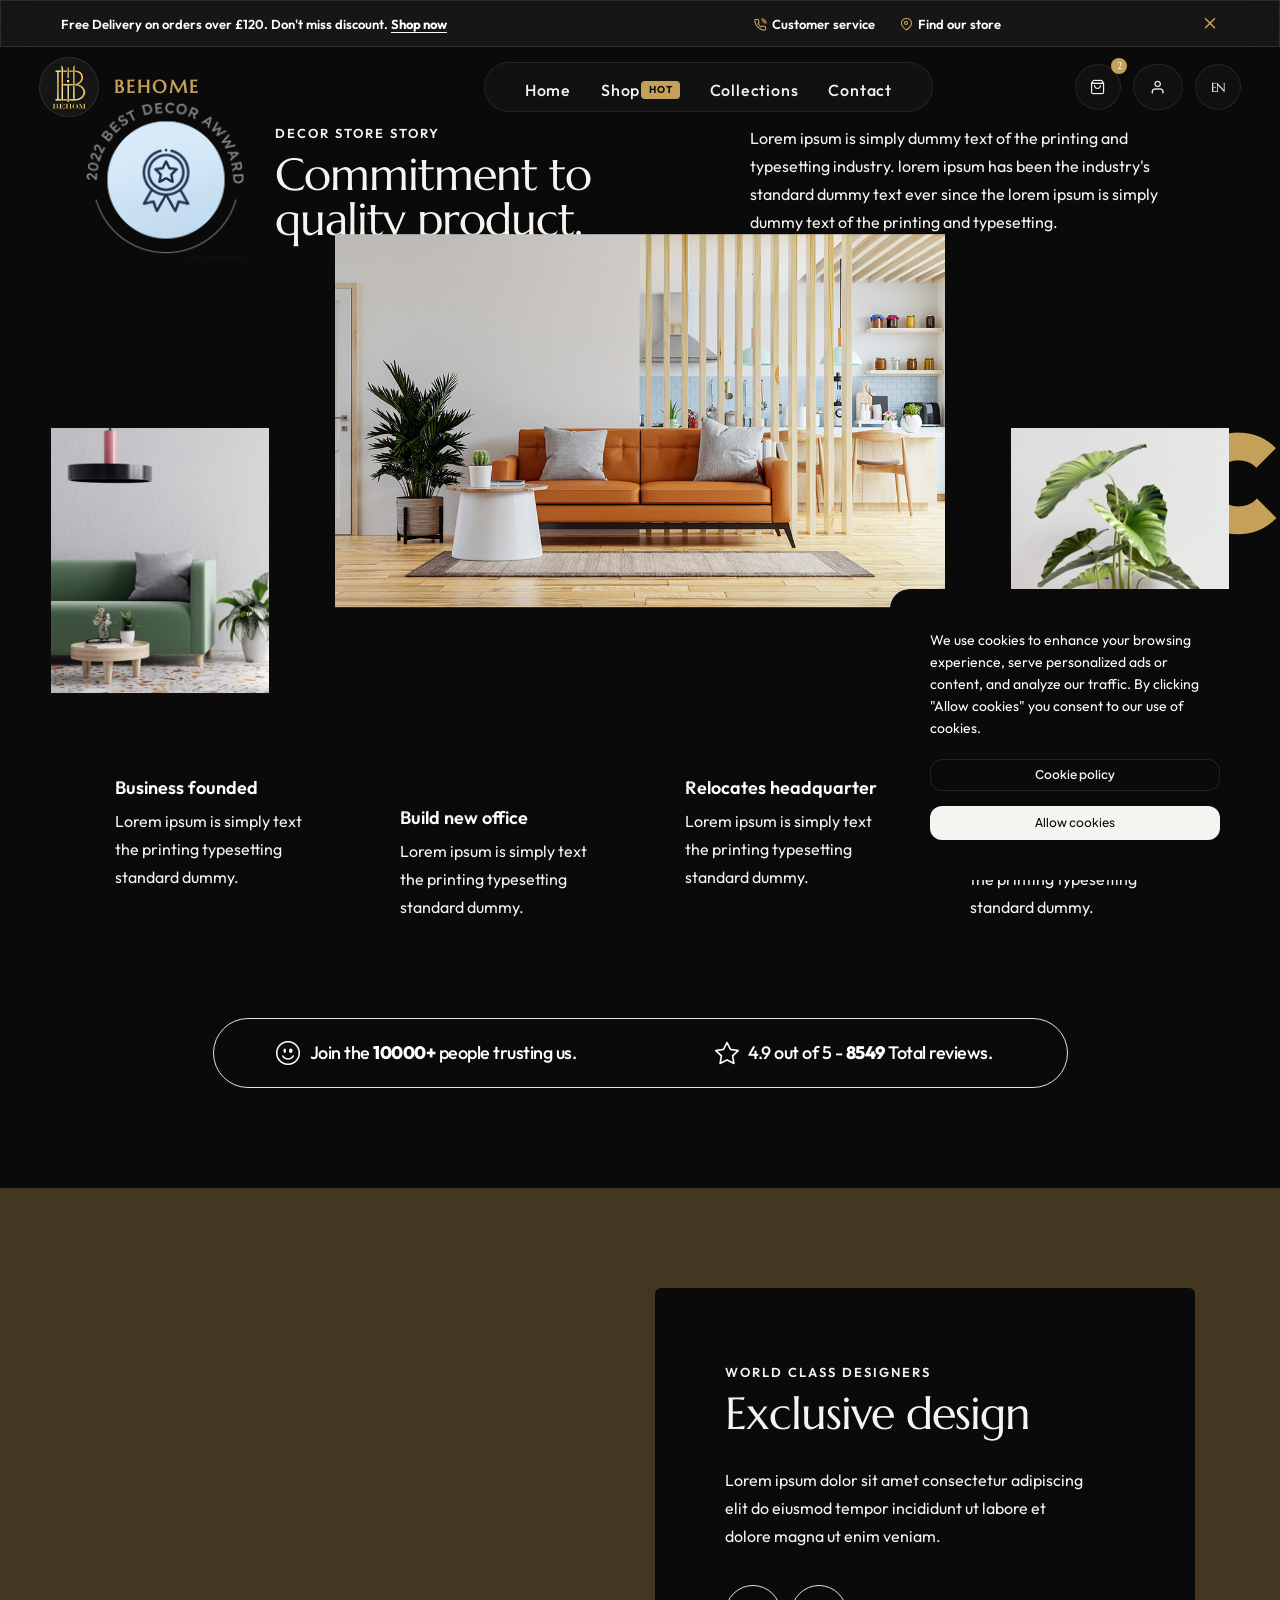
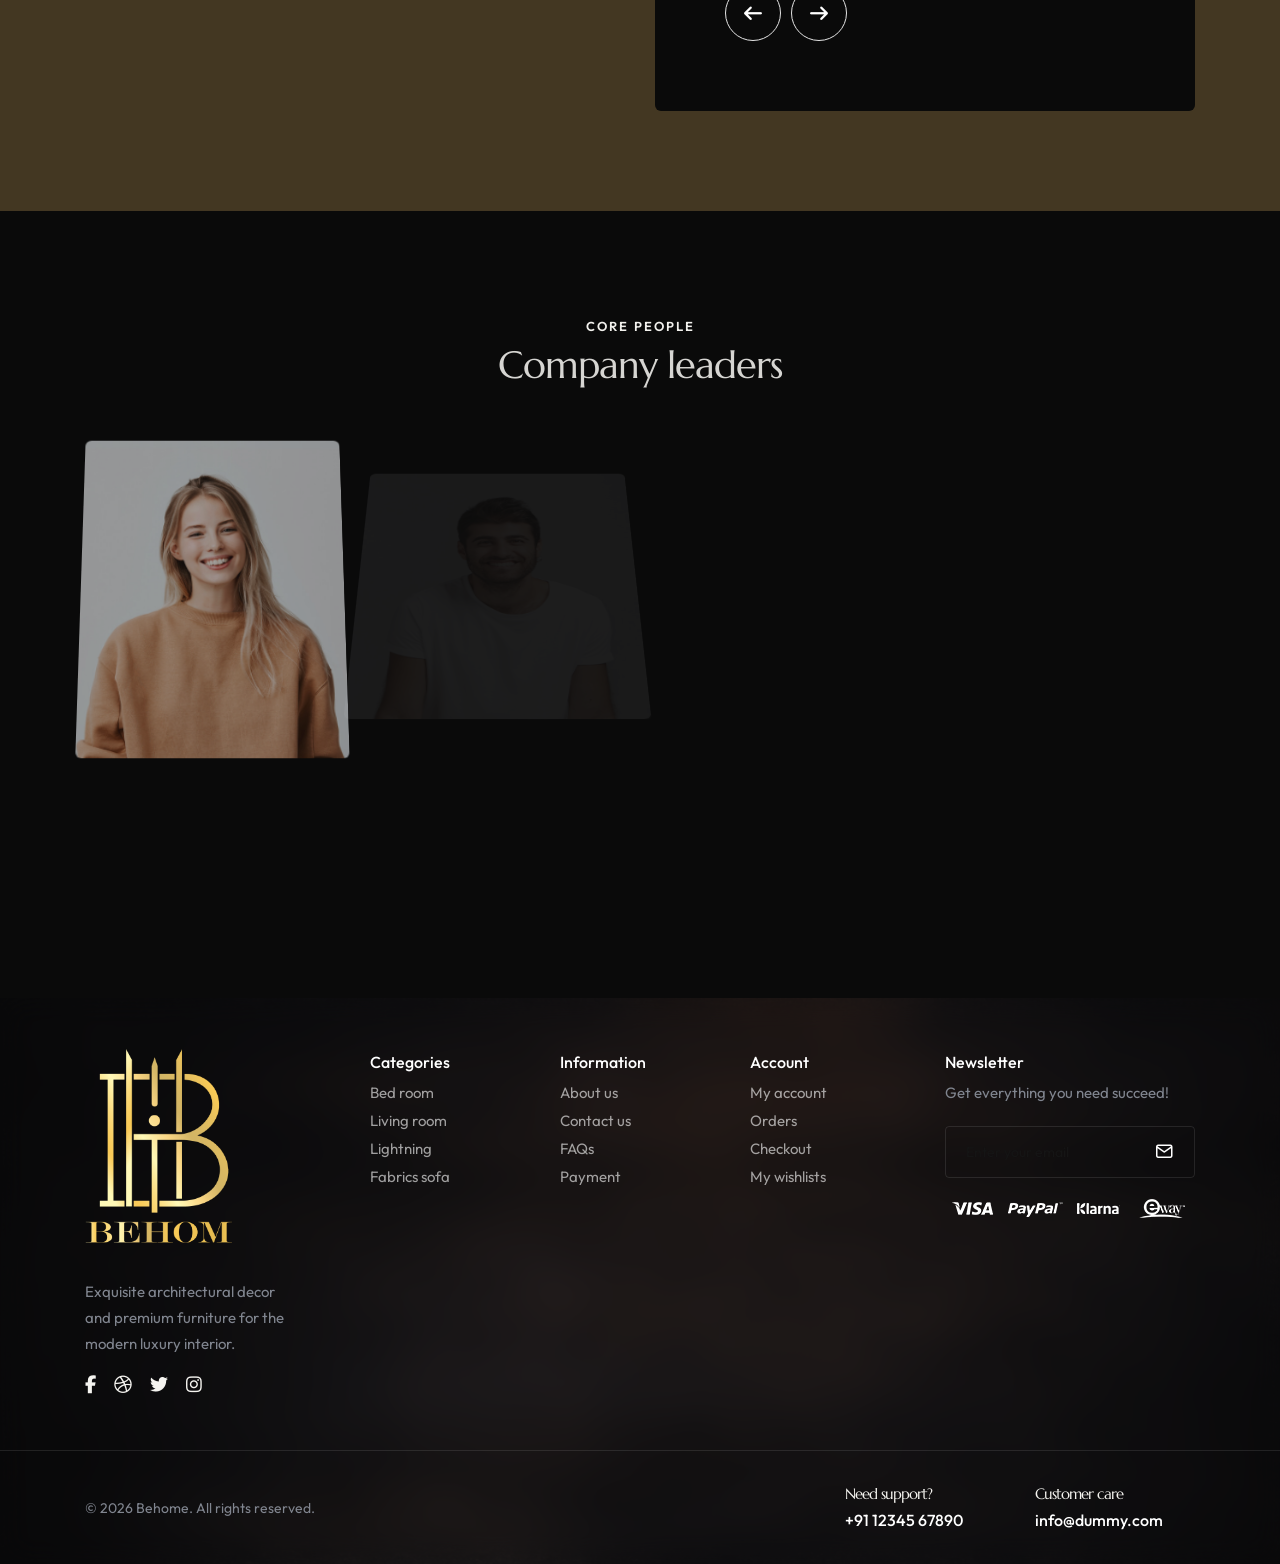
<file: demo-decor-store-about.html>
﻿<!DOCTYPE html>

<html class="no-js" lang="en">
<head>
<title>Behome - Premium Architectural Decor &amp; Luxury Furniture</title>
<meta charset="utf-8"/>
<meta content="IE=edge" http-equiv="X-UA-Compatible"/>
<meta content="ThemeZaa" name="author">
<meta content="width=device-width,initial-scale=1.0" name="viewport"/>
<meta content="Behome - Premium E-commerce experience for architectural decor, luxury furniture, and high-end interior design. Elevate your living space with our curated collections." name="description">
<!-- Open Graph / Facebook -->
<meta content="website" property="og:type"/>
<meta content="https://mubashir111.github.io/blackrock_ecommerse/" property="og:url"/>
<meta content="Behome - Premium Architectural Decor &amp; Luxury Furniture" property="og:title"/>
<meta content="Behome - Premium E-commerce experience for architectural decor, luxury furniture, and high-end interior design. Elevate your living space with our curated collections." property="og:description"/>
<meta content="https://mubashir111.github.io/blackrock_ecommerse/images/sharing-preview.png" property="og:image"/>
<meta content="1200" property="og:image:width"/>
<meta content="630" property="og:image:height"/>
<meta content="Behome" property="og:site_name"/>
<!-- Twitter -->
<meta content="summary_large_image" property="twitter:card"/>
<meta content="https://mubashir111.github.io/blackrock_ecommerse/" property="twitter:url"/>
<meta content="Behome - Premium Architectural Decor &amp; Luxury Furniture" property="twitter:title"/>
<meta content="Behome - Premium E-commerce experience for architectural decor, luxury furniture, and high-end interior design. Elevate your living space with our curated collections." property="twitter:description"/>
<meta content="https://mubashir111.github.io/blackrock_ecommerse/images/sharing-preview.png" property="twitter:image"/>
<!-- favicon icon -->
<link href="images/favicon.png" rel="shortcut icon"/>
<link href="images/apple-touch-icon-57x57.png" rel="apple-touch-icon"/>
<link href="images/apple-touch-icon-72x72.png" rel="apple-touch-icon" sizes="72x72"/>
<link href="images/apple-touch-icon-114x114.png" rel="apple-touch-icon" sizes="114x114"/>
<!-- google fonts preconnect -->
<link crossorigin="" href="https://fonts.googleapis.com" rel="preconnect"/>
<link crossorigin="" href="https://fonts.gstatic.com" rel="preconnect"/>
<!-- style sheets and font icons  -->
<link href="css/vendors.min.css" rel="stylesheet"/>
<link href="css/icon.min.css" rel="stylesheet"/>
<link href="css/style.min.css" rel="stylesheet"/>
<link href="css/responsive.min.css" rel="stylesheet"/>
<link href="demos/decor-store/decor-store.css?v=7" rel="stylesheet"/>
</meta></meta></head>
<body class="bg-dark-gray" data-mobile-nav-style="classic">
<!-- start header -->
    <header class="header-with-topbar">
        <!-- start header top bar -->
        <div
            class="header-top-bar glass-effect top-bar-dark border-bottom border-color-transparent-white-light px-lg-0">
            <div class="container-fluid">
                <div class="row h-45px align-items-center m-0">
                    <div class="col-lg-7 col-md-8 text-center text-md-start">
                        <div class="fs-13 text-white fw-600">Free Delivery on orders over £120. Don't miss
                            discount. <a class="text-white fw-700 text-decoration-line-bottom"
                                href="demo-decor-store-shop.html">Shop now</a></div>
                    </div>
                    <div class="col-lg-5 col-md-4 text-end d-flex justify-content-end align-items-center">
                        <div class="d-none d-md-flex align-items-center">
                            <a class="widget fs-13 text-white fw-600 me-25px text-white"
                                href="demo-decor-store-contact.html"><i
                                    class="feather icon-feather-phone-call"></i>Customer service</a>
                            <a class="widget fs-13 text-white fw-600 me-25px d-none d-lg-inline-block"
                                href="demo-decor-store-contact.html"><i class="feather icon-feather-map-pin"></i>Find
                                our store</a>
                        </div>
                        <a class="text-white fs-18 ms-auto" href="javascript:void(0)"><i
                                class="feather icon-feather-x"></i></a>
                    </div>
                </div>
            </div>
        </div>
        <!-- end header top bar -->
        <!-- start navigation -->
        <nav class="navbar navbar-expand-lg header-light bg-transparent disable-fixed px-lg-0 py-lg-0">
            <div class="container-fluid px-4 d-flex align-items-center" style="height: 80px;">
                <div class="row w-100 align-items-center m-0">
                    <div class="col-6 col-xl-3 col-lg-2 order-1 d-flex align-items-center">
                        <a class="glass-logo-wrapper" href="index.html">
                            <div class="glass-logo-box">
                                <img alt="Behome Logo" src="images/new/logo/Behome%20Final%20.png" />
                            </div>
                            <span class="logo-text">BEHOME</span>
                        </a>
                    </div>
                    <div class="col-12 col-xl-6 col-lg-8 order-3 order-lg-2 menu-order position-static">
                        <div class="collapse navbar-collapse justify-content-end" id="navbarNav">
                            <!-- Mobile Navigation Header -->
                            <div class="mobile-nav-header d-lg-none">
                                <div class="mobile-logo">
                                    <a class="glass-logo-wrapper" href="index.html">
                                        <div class="glass-logo-box">
                                            <img alt="Behome Logo" src="images/new/logo/Behome%20Final%20.png" />
                                        </div>
                                        <span class="logo-text">BEHOME</span>
                                    </a>
                                </div>
                                <div class="mobile-icons">
                                    <a class="icon-box position-relative" href="demo-decor-store-cart.html">
                                        <i class="feather icon-feather-shopping-bag"></i>
                                        <span
                                            class="cart-count alt-font bg-base-color text-white d-flex align-items-center justify-content-center rounded-circle position-absolute"
                                            style="width: 14px; height: 14px; font-size: 9px; top: -4px; right: -4px; font-weight: 700;">2</span>
                                    </a>
                                    <a class="icon-box" href="demo-decor-store-account.html">
                                        <i class="feather icon-feather-user"></i>
                                    </a>
                                    <div class="close-button" data-bs-target="#navbarNav" data-bs-toggle="collapse">
                                        <i class="feather icon-feather-x"></i>
                                    </div>
                                </div>
                            </div>
                            <div class="glass-pill-nav">
                                <ul class="navbar-nav">
                                    <li class="nav-item"><a class="nav-link text-white-hover" href="index.html">Home</a>
                                    </li>
                                    <li class="nav-item dropdown submenu">
                                        <a class="nav-link text-white-hover" href="demo-decor-store-shop.html">Shop
                                            <span
                                                class="badge bg-base-color text-dark-gray fw-700 py-1 px-2 rounded-1 ms-1"
                                                style="font-size: 10px; vertical-align: middle;">HOT</span></a>
                                        <i aria-expanded="false" class="fa-solid fa-angle-down dropdown-toggle"
                                            data-bs-toggle="dropdown" id="navbarDropdownMenuLink1" role="button"></i>
                                        <div aria-labelledby="navbarDropdownMenuLink1"
                                            class="dropdown-menu submenu-content">
                                            <div class="d-lg-flex mega-menu m-auto flex-column">
                                                <div class="row row-cols-1 row-cols-lg-5 mb-60px md-mb-30px sm-mb-20px">
                                                    <div class="col">
                                                        <ul>
                                                            <li class="sub-title">Furniture</li>
                                                            <li><a href="demo-decor-store-shop.html">Modern chair</a>
                                                            </li>
                                                            <li><a href="demo-decor-store-shop.html">Luxurious sofa</a>
                                                            </li>
                                                            <li><a href="demo-decor-store-shop.html">Sitting tables</a>
                                                            </li>
                                                            <li><a href="demo-decor-store-shop.html">Century cabinet</a>
                                                            </li>
                                                            <li><a href="demo-decor-store-shop.html">Wooden stool</a>
                                                            </li>
                                                            <li><a href="demo-decor-store-shop.html">Dining tabl</a>
                                                            </li>
                                                        </ul>
                                                    </div>
                                                    <div class="col">
                                                        <ul>
                                                            <li class="sub-title">Lighting</li>
                                                            <li><a href="demo-decor-store-shop.html">Table lamps</a>
                                                            </li>
                                                            <li><a href="demo-decor-store-shop.html">Wall lights</a>
                                                            </li>
                                                            <li><a href="demo-decor-store-shop.html">Ceiling lights</a>
                                                            </li>
                                                            <li><a href="demo-decor-store-shop.html">Chandeliers</a>
                                                            </li>
                                                            <li><a href="demo-decor-store-shop.html">Smart lights</a>
                                                            </li>
                                                            <li><a href="demo-decor-store-shop.html">Outdoor lights</a>
                                                            </li>
                                                        </ul>
                                                    </div>
                                                    <div class="col">
                                                        <ul>
                                                            <li class="sub-title">Decor</li>
                                                            <li><a href="demo-decor-store-shop.html">Home decor</a></li>
                                                            <li><a href="demo-decor-store-shop.html">Kitchen decor</a>
                                                            </li>
                                                            <li><a href="demo-decor-store-shop.html">Office decor</a>
                                                            </li>
                                                            <li><a href="demo-decor-store-shop.html">Wooden mirrors</a>
                                                            </li>
                                                            <li><a href="demo-decor-store-shop.html">Designer clocks</a>
                                                            </li>
                                                            <li><a href="demo-decor-store-shop.html">Spiritual</a></li>
                                                        </ul>
                                                    </div>
                                                    <div class="col">
                                                        <ul>
                                                            <li class="sub-title">Cabinetry</li>
                                                            <li><a href="demo-decor-store-shop.html">Wardrobes</a></li>
                                                            <li><a href="demo-decor-store-shop.html">Shoe racks</a></li>
                                                            <li><a href="demo-decor-store-shop.html">Movable</a></li>
                                                            <li><a href="demo-decor-store-shop.html">Folding storage</a>
                                                            </li>
                                                            <li><a href="demo-decor-store-shop.html">Wooden units</a>
                                                            </li>
                                                            <li><a href="demo-decor-store-shop.html">Kids storage</a>
                                                            </li>
                                                        </ul>
                                                    </div>
                                                    <div class="col">
                                                        <ul>
                                                            <li class="sub-title">Commercial</li>
                                                            <li><a href="demo-decor-store-shop.html">Hotel furniture</a>
                                                            </li>
                                                            <li><a href="demo-decor-store-shop.html">Bar furniture</a>
                                                            </li>
                                                            <li><a href="demo-decor-store-shop.html">School
                                                                    furniture</a>
                                                            </li>
                                                            <li><a href="demo-decor-store-shop.html">Public
                                                                    furniture</a>
                                                            </li>
                                                            <li><a href="demo-decor-store-shop.html">Office
                                                                    furniture</a>
                                                            </li>
                                                            <li><a href="demo-decor-store-shop.html">Lab furniture</a>
                                                            </li>
                                                        </ul>
                                                    </div>
                                                </div>
                                                <div class="row row-cols-1 row-cols-md-2">
                                                    <div class="col">
                                                        <a href="demo-decor-store-shop.html"><img alt="" class="w-100"
                                                                src="images/demo-decor-store-menu-banner-01.jpg" /></a>
                                                    </div>
                                                    <div class="col">
                                                        <a href="demo-decor-store-shop.html"><img alt="" class="w-100"
                                                                src="images/demo-decor-store-menu-banner-02.jpg" /></a>
                                                    </div>
                                                </div>
                                            </div>
                                        </div>
                                    </li>
                                    <li class="nav-item dropdown submenu">
                                        <a class="nav-link text-white-hover"
                                            href="demo-decor-store-collections.html">Collections</a>
                                        <i aria-expanded="false" class="fa-solid fa-angle-down dropdown-toggle"
                                            data-bs-toggle="dropdown" id="navbarDropdownMenuLink2" role="button"></i>
                                        <div aria-labelledby="navbarDropdownMenuLink2"
                                            class="dropdown-menu submenu-content">
                                            <div class="d-lg-flex mega-menu m-auto flex-column">
                                                <div
                                                    class="row row-cols-2 row-cols-lg-6 row-cols-sm-3 md-pt-15px align-items-center justify-content-center mb-60px md-mb-30px sm-mb-0">
                                                    <div class="col md-mb-30px">
                                                        <a class="text-center" href="demo-decor-store-collections.html">
                                                            <img alt=""
                                                                src="images/demo-decor-store-menu-category-01.jpg" />
                                                        </a>
                                                        <a class="btn btn-hover-animation text-uppercase-inherit fw-600 ls-0px justify-content-center"
                                                            href="demo-decor-store-collections.html">
                                                            <span>
                                                                <span class="btn-text text-dark-gray fs-16">Designer
                                                                    stool</span>
                                                                <span class="btn-icon"><i
                                                                        class="fa-solid fa-arrow-right m-0"></i></span>
                                                            </span>
                                                        </a>
                                                    </div>
                                                    <div class="col md-mb-30px">
                                                        <a class="text-center" href="demo-decor-store-collections.html">
                                                            <img alt=""
                                                                src="images/demo-decor-store-menu-category-02.jpg" />
                                                        </a>
                                                        <a class="btn btn-hover-animation text-uppercase-inherit fw-600 ls-0px justify-content-center"
                                                            href="demo-decor-store-collections.html">
                                                            <span>
                                                                <span class="btn-text text-dark-gray fs-16">Modern
                                                                    chair</span>
                                                                <span class="btn-icon"><i
                                                                        class="fa-solid fa-arrow-right m-0"></i></span>
                                                            </span>
                                                        </a>
                                                    </div>
                                                    <div class="col md-mb-30px">
                                                        <a class="text-center" href="demo-decor-store-collections.html">
                                                            <img alt=""
                                                                src="images/demo-decor-store-menu-category-03.jpg" />
                                                        </a>
                                                        <a class="btn btn-hover-animation text-uppercase-inherit fw-600 ls-0px justify-content-center"
                                                            href="demo-decor-store-collections.html">
                                                            <span>
                                                                <span class="btn-text text-dark-gray fs-16">Table
                                                                    lamp</span>
                                                                <span class="btn-icon"><i
                                                                        class="fa-solid fa-arrow-right m-0"></i></span>
                                                            </span>
                                                        </a>
                                                    </div>
                                                    <div class="col md-mb-30px">
                                                        <a class="text-center" href="demo-decor-store-collections.html">
                                                            <img alt=""
                                                                src="images/demo-decor-store-menu-category-04.jpg" />
                                                        </a>
                                                        <a class="btn btn-hover-animation text-uppercase-inherit fw-600 ls-0px justify-content-center"
                                                            href="demo-decor-store-collections.html">
                                                            <span>
                                                                <span class="btn-text text-dark-gray fs-16">Home
                                                                    decor</span>
                                                                <span class="btn-icon"><i
                                                                        class="fa-solid fa-arrow-right m-0"></i></span>
                                                            </span>
                                                        </a>
                                                    </div>
                                                    <div class="col md-mb-30px">
                                                        <a class="text-center" href="demo-decor-store-collections.html">
                                                            <img alt=""
                                                                src="images/demo-decor-store-menu-category-05.jpg" />
                                                        </a>
                                                        <a class="btn btn-hover-animation text-uppercase-inherit fw-600 ls-0px justify-content-center"
                                                            href="demo-decor-store-collections.html">
                                                            <span>
                                                                <span class="btn-text text-dark-gray fs-16">Ceramic
                                                                    pots</span>
                                                                <span class="btn-icon"><i
                                                                        class="fa-solid fa-arrow-right m-0"></i></span>
                                                            </span>
                                                        </a>
                                                    </div>
                                                    <div class="col md-mb-30px">
                                                        <a class="text-center" href="demo-decor-store-collections.html">
                                                            <img alt=""
                                                                src="images/demo-decor-store-menu-category-06.jpg" />
                                                        </a>
                                                        <a class="btn btn-hover-animation text-uppercase-inherit fw-600 ls-0px justify-content-center"
                                                            href="demo-decor-store-collections.html">
                                                            <span>
                                                                <span class="btn-text text-dark-gray fs-16">Wooden
                                                                    table</span>
                                                                <span class="btn-icon"><i
                                                                        class="fa-solid fa-arrow-right m-0"></i></span>
                                                            </span>
                                                        </a>
                                                    </div>
                                                </div>
                                                <div class="row row-cols-1 row-cols-md-2">
                                                    <div class="col">
                                                        <a href="demo-decor-store-collections.html"><img alt=""
                                                                src="images/demo-decor-store-menu-banner-03.jpg" /></a>
                                                    </div>
                                                    <div class="col">
                                                        <a href="demo-decor-store-collections.html"><img alt=""
                                                                src="images/demo-decor-store-menu-banner-04.jpg" /></a>
                                                    </div>
                                                </div>
                                            </div>
                                        </div>
                                    </li>
                                    <li class="nav-item"><a class="nav-link text-white-hover"
                                            href="demo-decor-store-contact.html">Contact</a>
                                    </li>
                                </ul>
                            </div>
                        </div>
                    </div>
                    <!-- Right Side Icons -->
                    <div
                        class="col-6 col-xl-3 col-lg-2 order-2 order-lg-3 ms-auto d-flex justify-content-end align-items-center">
                        <div class="d-flex align-items-center" style="gap: 12px;">
                            <!-- Cart Button -->
                            <div class="position-relative">
                                <a class="glass-icon-box" href="demo-decor-store-cart.html">
                                    <i class="feather icon-feather-shopping-bag text-white fs-15"></i>
                                </a>
                                <span
                                    class="cart-count alt-font bg-base-color text-white d-flex align-items-center justify-content-center rounded-circle position-absolute"
                                    style="width: 16px; height: 16px; font-size: 10px; top: -6px; right: -6px; font-weight: 700;">2</span>
                            </div>
                            <!-- User Profile Icon Box -->
                            <div
                                class="position-relative d-flex align-items-center glass-icon-box px-3 d-none d-lg-flex">
                                <a class="d-flex align-items-center justify-content-center w-100 h-100"
                                    href="demo-decor-store-account.html">
                                    <i class="feather icon-feather-user text-white fs-16"></i>
                                </a>
                            </div>
                            <!-- Language Icon Box -->
                            <div
                                class="position-relative d-flex align-items-center glass-icon-box d-none d-lg-flex">
                                <a class="alt-font text-white fw-700 fs-13 lh-1" href="#">
                                    EN
                                </a>
                            </div>
                            <!-- Mobile Menu Toggler -->
                            <div
                                class="glass-icon-box d-flex align-items-center justify-content-center d-lg-none">
                                <button aria-controls="navbarNav" aria-label="Toggle navigation"
                                    class="navbar-toggler p-0 border-0 bg-transparent" data-bs-target="#navbarNav"
                                    data-bs-toggle="collapse" type="button">
                                    <span class="navbar-toggler-line"></span>
                                    <span class="navbar-toggler-line"></span>
                                    <span class="navbar-toggler-line"></span>
                                    <span class="navbar-toggler-line"></span>
                                </button>
                            </div>
                        </div>
                    </div>
                </div>
            </div>
        </nav>
    </header>
    <!-- end header -->
<!-- start section -->
<section class="pb-3 position-relative overflow-hidden">
<div class="container">
<div class="row mb-4 align-items-center text-center text-sm-start">
<div class="col-lg-2 col-md-3 col-sm-4 xs-mb-20px" data-anime='{ "translateX": [0, 0], "opacity": [0,1], "duration": 600, "delay":100, "staggervalue": 150, "easing": "easeOutQuad" }'>
<div class="position-relative d-md-flex flex-column align-items-center justify-content-center w-165px h-165px border-radius-100">
<img alt="" class="position-absolute top-50 translate-middle-y" src="images/demo-decor-store-about-01.png"/>
<img alt="" class="animation-rotation" src="images/demo-decor-store-about-02.png"/>
</div>
</div>
<div class="col-lg-5 col-md-7 col-sm-8" data-anime='{ "translateX": [0, 0], "opacity": [0,1], "duration": 600, "delay":100, "staggervalue": 150, "easing": "easeOutQuad" }'>
<span class="text-uppercase fs-13 ls-2px fw-600 mb-5px d-block">Decor store story</span>
<h3 class="text-white alt-font fw-700 mb-0">Commitment to quality product.</h3>
</div>
<div class="col-lg-5 md-mt-30px last-paragraph-no-margin" data-anime='{ "translateX": [0, 0], "opacity": [0,1], "duration": 600, "delay":100, "staggervalue": 150, "easing": "easeOutQuad" }'>
<p>Lorem ipsum is simply dummy text of the printing and typesetting industry. lorem ipsum has been
                        the industry's standard dummy text ever since the lorem ipsum is simply dummy text of the
                        printing and typesetting.</p>
</div>
</div>
</div>
<div class="container-fluid">
<div class="row align-items-center">
<div class="col-md-3 text-center p-4 md-p-15px" data-bottom-top="transform: translateY(-80px)" data-top-bottom="transform: translateY(80px)">
<img alt="" class="w-100" src="images/demo-decor-store-about-img-03.jpg"/>
</div>
<div class="col-md-6 text-center" data-bottom-top="transform: translateY(80px)" data-top-bottom="transform: translateY(-80px)">
<img alt="" class="w-100" src="images/demo-decor-store-about-img-01.jpg"/>
</div>
<div class="col-md-3 text-center p-4 md-p-15px" data-bottom-top="transform: translateY(-80px)" data-top-bottom="transform: translateY(80px)">
<img alt="" class="w-100" src="images/demo-decor-store-about-img-02.jpg"/>
</div>
</div>
</div>
<!-- start marquees -->
<div class="marquees-text fw-700 fs-200 lg-fs-150 md-fs-130 ls-minus-5px text-base-color text-nowrap position-absolute top-50 lg-mt-5 md-mt-15 sm-mt-22 right-100px text-center z-index-minus-1 d-none d-md-inline-block">
            classic products</div>
<!-- end marquees -->
</section>
<!-- end section -->
<!-- start section -->
<section class="pt-0">
<div class="container">
<div class="row row-cols-auto row-cols-xl-4 row-cols-sm-2 lg-ps-10 lg-pe-10 md-ps-7 md-pe-7 sm-ps-0 sm-pe-0 position-relative mb-6 md-mb-8 lg-mt-20px" data-anime='{ "el": "childs", "translateX": [50, 0], "opacity": [0,1], "duration": 600, "delay":100, "staggervalue": 150, "easing": "easeOutQuad" }'>
<!-- start features box item -->
<div class="col align-self-start xs-mb-30px">
<div class="feature-box text-start ps-30px pe-30px sm-ps-20px sm-pe-20px">
<div class="feature-box-icon position-absolute left-0px top-0px">
<h1 class="alt-font fs-90 text-outline text-outline-width-1px text-outline-color-dark-gray fw-800 ls-minus-1px opacity-2 mb-0">
                                01</h1>
</div>
<div class="feature-box-content last-paragraph-no-margin pt-30 lg-pt-22 xs-pt-40px">
<span class="text-white fs-18 d-inline-block fw-600 mb-5px">Business founded</span>
<p>Lorem ipsum is simply text the printing typesetting standard dummy.</p>
<span class="w-60px h-2px bg-dark-gray mt-20px d-inline-block"></span>
</div>
</div>
</div>
<!-- end features box item -->
<!-- start features box item -->
<div class="col align-self-end mt-30px lg-mt-0">
<div class="feature-box text-start ps-30px pe-30px sm-ps-20px sm-pe-20px">
<div class="feature-box-icon position-absolute left-0px top-0px">
<h1 class="alt-font fs-90 text-outline text-outline-width-1px text-outline-color-dark-gray fw-800 ls-minus-1px opacity-2 mb-0">
                                02</h1>
</div>
<div class="feature-box-content last-paragraph-no-margin pt-30 lg-pt-22 xs-pt-40px">
<span class="text-white fs-18 d-inline-block fw-600 mb-5px">Build new office</span>
<p>Lorem ipsum is simply text the printing typesetting standard dummy.</p>
<span class="w-60px h-2px bg-dark-gray mt-20px d-inline-block"></span>
</div>
</div>
</div>
<!-- end features box item -->
<!-- start features box item -->
<div class="col align-self-start lg-mt-30px">
<div class="feature-box text-start ps-30px pe-30px sm-ps-20px sm-pe-20px">
<div class="feature-box-icon position-absolute left-0px top-0px">
<h1 class="alt-font fs-90 text-outline text-outline-width-1px text-outline-color-dark-gray fw-800 ls-minus-1px opacity-2 mb-0">
                                03</h1>
</div>
<div class="feature-box-content last-paragraph-no-margin pt-30 lg-pt-22 xs-pt-40px">
<span class="text-white fs-18 d-inline-block fw-600 mb-5px">Relocates headquarter</span>
<p>Lorem ipsum is simply text the printing typesetting standard dummy.</p>
<span class="w-60px h-2px bg-dark-gray mt-20px d-inline-block"></span>
</div>
</div>
</div>
<!-- end features box item -->
<!-- start features box item -->
<div class="col align-self-end lg-mt-30px">
<div class="feature-box text-start ps-30px pe-30px sm-ps-20px sm-pe-20px">
<div class="feature-box-icon position-absolute left-0px top-0px">
<h1 class="alt-font fs-90 text-outline text-outline-width-1px text-outline-color-dark-gray fw-800 ls-minus-1px opacity-2 mb-0">
                                04</h1>
</div>
<div class="feature-box-content last-paragraph-no-margin pt-30 lg-pt-22 xs-pt-40px">
<span class="text-white fs-18 d-inline-block fw-600 mb-5px">Revenues of millions</span>
<p>Lorem ipsum is simply text the printing typesetting standard dummy.</p>
<span class="w-60px h-2px bg-dark-gray mt-20px d-inline-block"></span>
</div>
</div>
</div>
<!-- end features box item -->
</div>
<div class="row justify-content-center xs-mt-12" data-anime='{ "el": "childs", "translateY": [50, 0], "opacity": [0,1], "duration": 600, "delay":100, "staggervalue": 150, "easing": "easeOutQuad" }'>
<div class="col-xl-9 col-lg-10">
<div class="row align-items-center justify-content-center border border-color-extra-medium-gray border-radius-100px sm-border-radius-6px sm-mx-0">
<div class="col-md-6 p-20px border-end border-color-transparent-dark-very-light text-center ls-minus-05px align-items-center d-flex justify-content-center sm-border-end-0 sm-pb-0 sm-mb-10px">
<i class="bi bi-emoji-smile text-white icon-extra-medium me-10px"></i>
<span class="text-white fs-18 text-start fw-500 xs-lh-28">Join the <span class="fw-800">10000+</span> people trusting us.</span>
</div>
<div class="col-md-6 p-20px sm-pt-0 text-center ls-minus-05px align-items-center d-flex justify-content-center">
<i class="bi bi-star text-white icon-extra-medium me-10px"></i>
<span class="text-white fs-18 text-start fw-500">4.9 out of 5 - <span class="fw-800">8549</span> Total reviews.</span>
</div>
</div>
</div>
</div>
</div>
</section>
<!-- end section -->
<!-- start section -->
<section data-parallax-background-ratio="0.5" style="background-image: url(images/demo-decor-store-about-parallax-img.jpg)">
<div class="opacity-light bg-base-color"></div>
<div class="container">
<div class="row align-items-center justify-content-end" data-anime='{ "el": "childs", "translateX": [50, 0],"opacity": [0,1], "duration": 800, "delay": 200, "staggervalue": 300, "easing": "easeOutQuad" }'>
<div class="col-lg-6 col-md-8">
<div class="bg-dark-gray p-70px lg-p-35px position-relative border-radius-6px">
<div class="swiper slider-one-slide text-slider-style-01 magic-cursor" data-slider-options='{ "slidesPerView": 1, "loop": true, "pagination": { "el": ".slider-one-slide-pagination", "clickable": true }, "autoplay": { "delay": 4000, "disableOnInteraction": false }, "navigation": { "nextEl": ".slider-one-slide-next-1", "prevEl": ".slider-one-slide-prev-1" }, "keyboard": { "enabled": true, "onlyInViewport": true }, "effect": "slide" }'>
<div class="swiper-wrapper mb-10px">
<!-- start text slider item -->
<div class="swiper-slide last-paragraph-no-margin">
<div class="text-uppercase fs-13 fw-600 mb-5px ls-2px">World class
                                        designers</div>
<h3 class="alt-font text-white fw-700 ls-minus-1px">Exclusive design</h3>
<p class="w-90 lg-w-100">Lorem ipsum dolor sit amet consectetur adipiscing elit do
                                        eiusmod tempor incididunt ut labore et dolore magna ut enim veniam.</p>
</div>
<!-- end text slider item -->
<!-- start text slider item -->
<div class="swiper-slide">
<div class="text-uppercase fs-13 fw-600 mb-5px ls-2px">100% secure method
                                    </div>
<h3 class="alt-font text-white fw-700 ls-minus-1px">Secure payment</h3>
<p class="w-90 lg-w-100">Lorem ipsum dolor sit amet consectetur adipiscing elit do
                                        eiusmod tempor incididunt ut labore et dolore magna ut enim veniam.</p>
</div>
<!-- end text slider item -->
<!-- start text slider item -->
<div class="swiper-slide">
<div class="text-uppercase fs-13 fw-600 mb-5px ls-2px">24/7 support center
                                    </div>
<h3 class="alt-font text-white fw-700 ls-minus-1px">Online support</h3>
<p class="w-90 lg-w-100">Lorem ipsum dolor sit amet consectetur adipiscing elit do
                                        eiusmod tempor incididunt ut labore et dolore magna ut enim veniam.</p>
</div>
<!-- end text slider item -->
</div>
<div class="d-flex">
<!-- start slider navigation -->
<div class="slider-one-slide-prev-1 swiper-button-prev slider-navigation-style-04 border border-1 border-color-extra-medium-gray bg-dark-gray">
<i class="fa-solid fa-arrow-left icon-small text-white"></i>
</div>
<div class="slider-one-slide-next-1 swiper-button-next slider-navigation-style-04 border border-1 border-color-extra-medium-gray bg-dark-gray">
<i class="fa-solid fa-arrow-right icon-small text-white"></i>
</div>
<!-- end slider navigation -->
</div>
</div>
</div>
</div>
</div>
</div>
</section>
<!-- end section -->
<!-- start section -->
<section>
<div class="container">
<div class="row justify-content-center mb-40px sm-mb-30px">
<div class="col-lg-5 text-center" data-anime='{ "el": "childs", "translateY": [50, 0], "opacity": [0,1], "duration": 600, "delay": 0, "staggervalue": 150, "easing": "easeOutQuad" }'>
<span class="text-uppercase fs-13 ls-2px fw-600">Core people</span>
<h4 class="alt-font text-white fw-700 mb-20px">Company leaders</h4>
</div>
</div>
<div class="row row-cols-1 row-cols-lg-4 row-cols-sm-2 mb-8" data-anime='{ "el": "childs", "translateY": [-15, 0], "perspective": [1200,1200], "scale": [1.1, 1], "rotateX": [50, 0], "opacity": [0,1], "duration": 800, "delay": 200, "staggervalue": 300, "easing": "easeOutQuad" }'>
<!-- start team member item -->
<div class="col team-style-08 border-radius-6px md-mb-30px">
<figure class="mb-0 position-relative overflow-hidden border-radius-6px">
<img alt="" src="images/team-08.jpg"/>
<figcaption class="w-100 h-100 d-flex align-items-end p-13 lg-p-10 bg-gradient-base-transparent border-radius-6px">
<div class="w-100">
<span class="team-member-name fw-500 text-white d-block">Jeremy dupont</span>
<span class="member-designation fs-15 lh-20 text-white d-block">Director</span>
</div>
<div class="social-icon d-flex flex-column flex-shrink-1">
<a class="text-white bg-dark-gray" href="https://www.twitter.com/" target="_blank"><i class="fa-brands fa-twitter icon-small"></i></a>
</div>
</figcaption>
</figure>
</div>
<!-- end team member item -->
<!-- start team member item -->
<div class="col team-style-08 border-radius-6px md-mb-30px">
<figure class="mb-0 position-relative overflow-hidden border-radius-6px">
<img alt="" src="images/team-09.jpg"/>
<figcaption class="w-100 h-100 d-flex align-items-end p-13 lg-p-10 bg-gradient-base-transparent border-radius-6px">
<div class="w-100">
<span class="team-member-name fw-500 text-white d-block">Jessica dover</span>
<span class="member-designation fs-15 lh-20 text-white d-block">Founder</span>
</div>
<div class="social-icon d-flex flex-column flex-shrink-1">
<a class="text-white bg-dark-gray" href="https://www.linkedin.com/" target="_blank"><i class="fa-brands fa-linkedin-in icon-small"></i></a>
</div>
</figcaption>
</figure>
</div>
<!-- end team member item -->
<!-- start team member item -->
<div class="col team-style-08 border-radius-6px md-mb-30px">
<figure class="mb-0 position-relative overflow-hidden border-radius-6px">
<img alt="" src="images/team-10.jpg"/>
<figcaption class="w-100 h-100 d-flex align-items-end p-13 lg-p-10 bg-gradient-base-transparent border-radius-6px">
<div class="w-100">
<span class="team-member-name fw-500 text-white d-block">Matthew taylor</span>
<span class="member-designation fs-15 lh-20 text-white d-block">Manager</span>
</div>
<div class="social-icon d-flex flex-column flex-shrink-1">
<a class="text-white bg-dark-gray" href="https://www.behance.net/" target="_blank"><i class="fa-brands fa-behance icon-small"></i></a>
</div>
</figcaption>
</figure>
</div>
<!-- end team member item -->
<!-- start team member item -->
<div class="col team-style-08 border-radius-6px md-mb-30px">
<figure class="mb-0 position-relative overflow-hidden border-radius-6px">
<img alt="" src="images/team-11.jpg"/>
<figcaption class="w-100 h-100 d-flex align-items-end p-13 lg-p-10 bg-gradient-base-transparent border-radius-6px">
<div class="w-100">
<span class="team-member-name fw-500 text-white d-block">Johncy parker</span>
<span class="member-designation fs-15 lh-20 text-white d-block">Manager</span>
</div>
<div class="social-icon d-flex flex-column flex-shrink-1">
<a class="text-white bg-dark-gray" href="https://www.facebook.com/" target="_blank"><i class="fa-brands fa-facebook-f icon-small"></i></a>
</div>
</figcaption>
</figure>
</div>
<!-- end team member item -->
</div>
<div class="row position-relative clients-style-08" data-anime='{ "el": "childs", "translateX": [0, 0], "opacity": [0,1], "duration": 600, "delay":100, "staggervalue": 150, "easing": "easeOutQuad" }'>
<div class="col swiper text-center feather-shadow" data-slider-options='{ "slidesPerView": 1, "spaceBetween":0, "speed": 3000, "loop": true, "pagination": { "el": ".slider-four-slide-pagination-2", "clickable": false }, "allowTouchMove": false, "autoplay": { "delay":0, "disableOnInteraction": false, "pauseOnMouseEnter": false}, "navigation": { "nextEl": ".slider-four-slide-next-2", "prevEl": ".slider-four-slide-prev-2" }, "keyboard": { "enabled": true, "onlyInViewport": true }, "breakpoints": { "1200": { "slidesPerView": 4 }, "992": { "slidesPerView": 3 }, "576": { "slidesPerView": 2 } }, "effect": "slide" }'>
<div class="swiper-wrapper marquee-slide">
<!-- start client item -->
<div class="swiper-slide">
<a href="demo-decor-store-about.html#"><img alt="" src="images/demo-decor-store-client-01.png"/></a>
</div>
<!-- end client item -->
<!-- start client item -->
<div class="swiper-slide">
<a href="demo-decor-store-about.html#"><img alt="" src="images/demo-decor-store-client-02.png"/></a>
</div>
<!-- end client item -->
<!-- start client item -->
<div class="swiper-slide">
<a href="demo-decor-store-about.html#"><img alt="" src="images/demo-decor-store-client-03.png"/></a>
</div>
<!-- end client item -->
<!-- start client item -->
<div class="swiper-slide">
<a href="demo-decor-store-about.html#"><img alt="" src="images/demo-decor-store-client-04.png"/></a>
</div>
<!-- end client item -->
<!-- start client item -->
<div class="swiper-slide">
<a href="demo-decor-store-about.html#"><img alt="" src="images/demo-decor-store-client-05.png"/></a>
</div>
<!-- end client item -->
<!-- start client item -->
<div class="swiper-slide">
<a href="demo-decor-store-about.html#"><img alt="" src="images/demo-decor-store-client-01.png"/></a>
</div>
<!-- end client item -->
<!-- start client item -->
<div class="swiper-slide">
<a href="demo-decor-store-about.html#"><img alt="" src="images/demo-decor-store-client-02.png"/></a>
</div>
<!-- end client item -->
<!-- start client item -->
<div class="swiper-slide">
<a href="demo-decor-store-about.html#"><img alt="" src="images/demo-decor-store-client-03.png"/></a>
</div>
<!-- end client item -->
</div>
</div>
</div>
</div>
</section>
<!-- end section -->
<!-- start footer -->
<footer class="footer-dark bg-dark-gray pb-0 pt-0 cover-background" style="background-image: linear-gradient(rgba(10, 10, 10, 0.85), rgba(10, 10, 10, 0.85)), url('images/new/bg/bg1.png')">
<div class="container pt-4 pb-4 md-pt-45px md-pb-45px">
<div class="row justify-content-center">
<!-- start footer column -->
<div class="col-6 col-lg-3 last-paragraph-no-margin order-sm-1 md-mb-50px xs-mb-30px">
<a class="footer-logo mb-30px d-inline-block" href="index.html">
<img alt="Behome Logo" src="images/new/logo/Behome%20Final%20.png" style="max-height: 200px;"/>
</a>
<p class="w-80 sm-w-100">Exquisite architectural decor and premium furniture for the modern luxury
                        interior.</p>
<div class="elements-social social-icon-style-02 mt-15px">
<ul class="small-icon light">
<li><a class="facebook" href="https://www.facebook.com/" target="_blank"><i class="fa-brands fa-facebook-f"></i></a></li>
<li><a class="dribbble" href="http://www.dribbble.com" target="_blank"><i class="fa-brands fa-dribbble"></i></a></li>
<li><a class="twitter" href="https://www.twitter.com" target="_blank"><i class="fa-brands fa-twitter"></i></a></li>
<li><a class="instagram" href="https://www.instagram.com" target="_blank"><i class="fa-brands fa-instagram"></i></a></li>
</ul>
</div>
</div>
<!-- end footer column -->
<!-- start footer column -->
<div class="col-6 col-lg-2 col-sm-4 xs-mb-30px order-sm-3 order-lg-2">
<span class="fs-16 fw-500 d-block text-white mb-5px">Categories</span>
<ul>
<li><a href="demo-decor-store-shop.html">Bed room</a></li>
<li><a href="demo-decor-store-shop.html">Living room</a></li>
<li><a href="demo-decor-store-shop.html">Lightning</a></li>
<li><a href="demo-decor-store-shop.html">Fabrics sofa</a></li>
</ul>
</div>
<!-- end footer column -->
<!-- start footer column -->
<div class="col-6 col-lg-2 col-sm-4 xs-mb-30px order-sm-3 order-lg-2">
<span class="fs-16 fw-500 d-block text-white mb-5px">Information</span>
<ul>
<li><a href="demo-decor-store-about.html">About us</a></li>
<li><a href="demo-decor-store-contact.html">Contact us</a></li>
<li><a href="demo-decor-store-faq.html">FAQs</a></li>
<li><a href="demo-decor-store-faq.html">Payment</a></li>
</ul>
</div>
<!-- end footer column -->
<!-- start footer column -->
<div class="col-6 col-lg-2 col-sm-4 xs-mb-30px order-sm-3 order-lg-2">
<span class="fs-16 fw-500 d-block text-white mb-5px">Account</span>
<ul>
<li><a href="demo-decor-store-account.html">My account</a></li>
<li><a href="demo-decor-store-cart.html">Orders</a></li>
<li><a href="demo-decor-store-checkout.html">Checkout</a></li>
<li><a href="demo-decor-store-wishlist.html">My wishlists</a></li>
</ul>
</div>
<!-- end footer column -->
<!-- start footer column -->
<div class="col-lg-3 col-sm-6 ps-20px sm-ps-15px md-mb-50px xs-mb-0 order-sm-2 order-lg-5">
<span class="fs-16 fw-500 d-block text-white mb-5px">Newsletter</span>
<div class="mb-20px">Get everything you need succeed!</div>
<div class="d-inline-block w-100 newsletter-style-02 position-relative mb-15px">
<form action="https://craftohtml.themezaa.com/email-templates/subscribe-newsletter.php" class="position-relative w-100" method="post">
<input class="bg-transparent border-color-transparent-white-light w-100 form-control pe-50px ps-20px lg-ps-15px required" name="email" placeholder="Enter your email" type="email"/>
<input name="redirect" type="hidden" value=""/>
<button aria-label="submit" class="btn pe-20px submit"><i class="icon feather icon-feather-mail icon-small text-white"></i></button>
<div class="form-results border-radius-4px pt-5px pb-5px ps-15px pe-15px fs-14 lh-22 mt-10px w-100 text-center position-absolute d-none">
</div>
</form>
</div>
<div class="footer-card">
<a class="d-inline-block me-5px align-middle" href="demo-decor-store-shop.html"><img alt="" src="images/demo-decor-store-payment-icon-01.png"/></a>
<a class="d-inline-block me-5px align-middle" href="demo-decor-store-shop.html"><img alt="" src="images/demo-decor-store-payment-icon-02.png"/></a>
<a class="d-inline-block me-5px align-middle" href="demo-decor-store-shop.html"><img alt="" src="images/demo-decor-store-payment-icon-03.png"/></a>
<a class="d-inline-block me-5px align-middle" href="demo-decor-store-shop.html"><img alt="" src="images/demo-decor-store-payment-icon-04.png"/></a>
</div>
</div>
<!-- end footer column -->
</div>
</div>
<div class="border-top border-color-transparent-white-light pt-30px pb-30px">
<div class="container">
<div class="row align-items-center justify-content-center">
<div class="col-xl-8 last-paragraph-no-margin text-center text-xl-start lg-mt-20px order-3 order-xl-1">
<p class="fs-14 w-90 xl-w-100">© 2026 Behome. All rights reserved.</p>
</div>
<div class="col-6 col-xl-2 col-md-3 col-sm-5 text-center text-xl-start order-1 order-xl-2">
<span class="lh-26 alt-font d-block">Need support?</span>
<a class="fs-16 text-white fw-500" href="tel:911234567890">+91 12345 67890</a>
</div>
<div class="col-6 col-xl-2 col-md-3 col-sm-5 text-center text-xl-start order-2 order-xl-3">
<span class="lh-26 alt-font d-block">Customer care</span>
<a class="fs-16 text-white fw-500" href="mailto:info@dummy.com">info@dummy.com</a>
</div>
</div>
</div>
</div>
</footer>
<!-- end footer -->
<!-- start cookie message -->
<div class="cookie-message bg-dark-gray border-radius-8px" id="cookies-model">
<div class="cookie-description fs-14 text-white mb-20px lh-22">We use cookies to enhance your browsing
            experience, serve personalized ads or content, and analyze our traffic. By clicking "Allow cookies" you
            consent to our use of cookies. </div>
<div class="cookie-btn">
<a aria-label="btn" class="btn btn-transparent-white border-1 border-color-transparent-white-light btn-very-small btn-switch-text btn-rounded w-100 mb-15px" href="demo-decor-store-about.html#">
<span>
<span class="btn-double-text" data-text="Cookie policy">Cookie policy</span>
</span>
</a>
<a aria-label="text" class="btn btn-white btn-very-small btn-switch-text btn-box-shadow accept_cookies_btn btn-rounded w-100" data-accept-btn="" href="demo-decor-store-about.html#">
<span>
<span class="btn-double-text" data-text="Allow cookies">Allow cookies</span>
</span>
</a>
</div>
</div>
<!-- end cookie message -->
<!-- start scroll progress -->
<div class="scroll-progress d-none d-xxl-block">
<a aria-label="scroll" class="scroll-top" href="demo-decor-store-about.html#">
<span class="scroll-text">Scroll</span><span class="scroll-line"><span class="scroll-point"></span></span>
</a>
</div>
<!-- end scroll progress -->
<!-- javascript libraries -->
<script data-cfasync="false" src="cdn-cgi/scripts/5c5dd728/cloudflare-static/email-decode.min.js"></script>
<script src="js/jquery.js" type="text/javascript"></script>
<script src="js/vendors.min.js" type="text/javascript"></script>
<script src="js/main.js" type="text/javascript"></script>
<!-- Mega Menu Alignment Fix -->
    <script>
        document.addEventListener('DOMContentLoaded', function () {
            function updateMegaMenuPosition() {
                if (window.innerWidth >= 992) {
                    var container = document.querySelector('.navbar .container-fluid');
                    if (!container) return;
                    var containerRect = container.getBoundingClientRect();

                    var megaMenus = document.querySelectorAll('.navbar-nav .dropdown-menu.submenu-content');
                    megaMenus.forEach(function (menu) {
                        var navItem = menu.closest('.nav-item');
                        var pillNav = menu.closest('.glass-pill-nav');

                        if (pillNav && navItem) {
                            var pillRect = pillNav.getBoundingClientRect();
                            var itemRect = navItem.getBoundingClientRect();

                            // Since .nav-item now has position: relative (for the hover bridge),
                            // we calculate the left offset to align with the container's left edge.
                            var leftOffset = containerRect.left - itemRect.left;
                            
                            menu.style.setProperty('position', 'absolute', 'important');
                            menu.style.setProperty('left', leftOffset + 'px', 'important');
                            menu.style.setProperty('width', containerRect.width + 'px', 'important');
                            menu.style.setProperty('max-width', containerRect.width + 'px', 'important');
                            menu.style.setProperty('margin-left', '0', 'important');
                            menu.style.setProperty('transform', 'none', 'important');
                        }
                    });
                } else {
                    var megaMenus = document.querySelectorAll('.navbar-nav .dropdown-menu.submenu-content');
                    megaMenus.forEach(function (menu) {
                        menu.style.removeProperty('position');
                        menu.style.removeProperty('left');
                        menu.style.removeProperty('width');
                        menu.style.removeProperty('max-width');
                        menu.style.removeProperty('margin-left');
                        menu.style.removeProperty('transform');
                    });
                }
            }

            // Run on load and resize
            updateMegaMenuPosition();
            window.addEventListener('resize', updateMegaMenuPosition);

            // Also run when any dropdown toggles are interacted with (hover for desktop)
            var dropdowns = document.querySelectorAll('.navbar-nav .nav-item.dropdown');
            dropdowns.forEach(function (dropdown) {
                dropdown.addEventListener('mouseenter', updateMegaMenuPosition);
            });
        });
    </script>

    <!-- Behome Premium Animation System -->
    <script>
        (function () {
            'use strict';

            var animObserver = new IntersectionObserver(function (entries) {
                entries.forEach(function (entry) {
                    if (entry.isIntersecting) {
                        entry.target.classList.add('animated');
                        animObserver.unobserve(entry.target);
                    }
                });
            }, { threshold: 0.12, rootMargin: '0px 0px -40px 0px' });

            function observeAnimations() {
                document.querySelectorAll('.fade-in-up, .fade-in-left').forEach(function (el) {
                    animObserver.observe(el);
                });
            }

            function applyAnimationClasses() {
                var sectionSelectors = [
                    'section .container > .row',
                    'section .container-fluid > .row',
                    '.shop-box',
                    '.feature-box',
                    '.categories-style-01',
                    'footer .footer-title',
                    'footer .col-lg-3',
                    'footer .col-lg-2'
                ];
                sectionSelectors.forEach(function (sel) {
                    document.querySelectorAll(sel).forEach(function (el, idx) {
                        if (!el.classList.contains('fade-in-up')) {
                            el.classList.add('fade-in-up');
                            el.style.transitionDelay = (idx * 0.07) + 's';
                        }
                    });
                });
                var grids = document.querySelectorAll('.row.row-cols-1.row-cols-lg-4, .row.row-cols-1.row-cols-md-3');
                grids.forEach(function (grid) { grid.classList.add('stagger-children'); });
            }

            function highlightActivePage() {
                var path = window.location.pathname.split('/').pop() || 'index.html';
                document.querySelectorAll('.navbar-nav .nav-link').forEach(function (link) {
                    var href = link.getAttribute('href');
                    if (href && href === path) { link.parentElement.classList.add('active'); }
                });
            }

            function handleNavbarScroll() {
                var navbar = document.querySelector('header nav.navbar');
                if (!navbar) return;
                window.addEventListener('scroll', function () {
                    if (window.scrollY > 60) {
                        navbar.style.background = 'rgba(10,10,10,0.92)';
                                                                        navbar.style.boxShadow = '0 2px 30px rgba(0,0,0,0.4)';
                        navbar.style.transition = 'background 0.4s ease, box-shadow 0.4s ease';
                    } else {
                        navbar.style.background = '';
                        navbar.style.boxShadow = '';
                    }
                }, { passive: true });
            }

            function addRippleEffect() {
                document.addEventListener('click', function (e) {
                    var btn = e.target.closest('.btn');
                    if (!btn) return;
                    var ripple = document.createElement('span');
                    var rect = btn.getBoundingClientRect();
                    var size = Math.max(rect.width, rect.height);
                    ripple.style.cssText = [
                        'position:absolute', 'border-radius:50%', 'transform:scale(0)',
                        'animation:rippleEffect 0.5s ease-out forwards',
                        'background:rgba(197,160,89,0.25)', 'pointer-events:none',
                        'width:' + size + 'px', 'height:' + size + 'px',
                        'top:' + (e.clientY - rect.top - size / 2) + 'px',
                        'left:' + (e.clientX - rect.left - size / 2) + 'px'
                    ].join(';');
                    btn.appendChild(ripple);
                    setTimeout(function () { ripple.remove(); }, 600);
                });
                if (!document.getElementById('behome-ripple-style')) {
                    var style = document.createElement('style');
                    style.id = 'behome-ripple-style';
                    style.textContent = '@keyframes rippleEffect{to{transform:scale(2.5);opacity:0;}}';
                    document.head.appendChild(style);
                }
            }

            document.addEventListener('DOMContentLoaded', function () {
                applyAnimationClasses();
                observeAnimations();
                highlightActivePage();
                handleNavbarScroll();
                addRippleEffect();
            });
        })();
    </script>
</body>
</html>
</file>
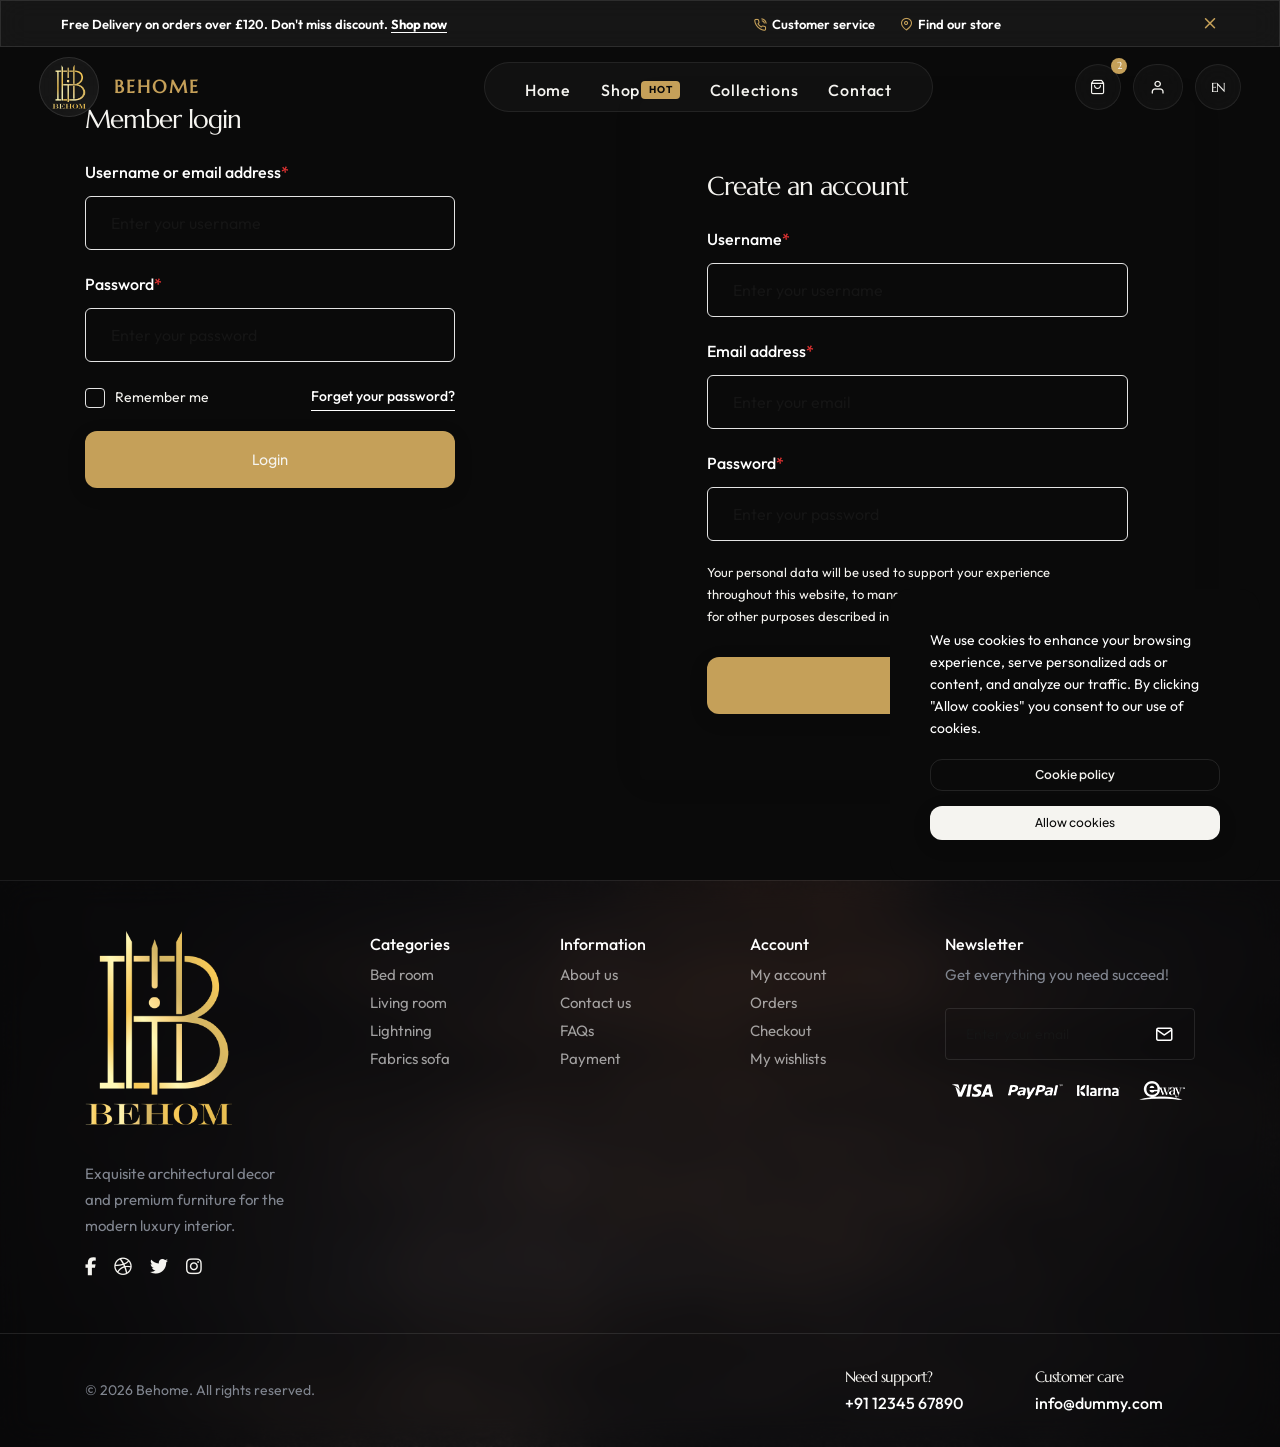
<file: demo-decor-store-account.html>
﻿<!DOCTYPE html>

<html class="no-js" lang="en">
<head>
<title>Behome - Premium Architectural Decor &amp; Luxury Furniture</title>
<meta charset="utf-8"/>
<meta content="IE=edge" http-equiv="X-UA-Compatible"/>
<meta content="ThemeZaa" name="author">
<meta content="width=device-width,initial-scale=1.0" name="viewport"/>
<meta content="Behome - Premium E-commerce experience for architectural decor, luxury furniture, and high-end interior design. Elevate your living space with our curated collections." name="description">
<!-- Open Graph / Facebook -->
<meta content="website" property="og:type"/>
<meta content="https://mubashir111.github.io/blackrock_ecommerse/" property="og:url"/>
<meta content="Behome - Premium Architectural Decor &amp; Luxury Furniture" property="og:title"/>
<meta content="Behome - Premium E-commerce experience for architectural decor, luxury furniture, and high-end interior design. Elevate your living space with our curated collections." property="og:description"/>
<meta content="https://mubashir111.github.io/blackrock_ecommerse/images/sharing-preview.png" property="og:image"/>
<meta content="1200" property="og:image:width"/>
<meta content="630" property="og:image:height"/>
<meta content="Behome" property="og:site_name"/>
<!-- Twitter -->
<meta content="summary_large_image" property="twitter:card"/>
<meta content="https://mubashir111.github.io/blackrock_ecommerse/" property="twitter:url"/>
<meta content="Behome - Premium Architectural Decor &amp; Luxury Furniture" property="twitter:title"/>
<meta content="Behome - Premium E-commerce experience for architectural decor, luxury furniture, and high-end interior design. Elevate your living space with our curated collections." property="twitter:description"/>
<meta content="https://mubashir111.github.io/blackrock_ecommerse/images/sharing-preview.png" property="twitter:image"/>
<!-- favicon icon -->
<link href="images/favicon.png" rel="shortcut icon"/>
<link href="images/apple-touch-icon-57x57.png" rel="apple-touch-icon"/>
<link href="images/apple-touch-icon-72x72.png" rel="apple-touch-icon" sizes="72x72"/>
<link href="images/apple-touch-icon-114x114.png" rel="apple-touch-icon" sizes="114x114"/>
<!-- google fonts preconnect -->
<link crossorigin="" href="https://fonts.googleapis.com" rel="preconnect"/>
<link crossorigin="" href="https://fonts.gstatic.com" rel="preconnect"/>
<!-- style sheets and font icons  -->
<link href="css/vendors.min.css" rel="stylesheet"/>
<link href="css/icon.min.css" rel="stylesheet"/>
<link href="css/style.min.css" rel="stylesheet"/>
<link href="css/responsive.min.css" rel="stylesheet"/>
<link href="demos/decor-store/decor-store.css?v=7" rel="stylesheet"/>
</meta></meta></head>
<body class="bg-dark-gray" data-mobile-nav-style="classic">
<!-- start header -->
    <header class="header-with-topbar">
        <!-- start header top bar -->
        <div
            class="header-top-bar glass-effect top-bar-dark border-bottom border-color-transparent-white-light px-lg-0">
            <div class="container-fluid">
                <div class="row h-45px align-items-center m-0">
                    <div class="col-lg-7 col-md-8 text-center text-md-start">
                        <div class="fs-13 text-white fw-600">Free Delivery on orders over £120. Don't miss
                            discount. <a class="text-white fw-700 text-decoration-line-bottom"
                                href="demo-decor-store-shop.html">Shop now</a></div>
                    </div>
                    <div class="col-lg-5 col-md-4 text-end d-flex justify-content-end align-items-center">
                        <div class="d-none d-md-flex align-items-center">
                            <a class="widget fs-13 text-white fw-600 me-25px text-white"
                                href="demo-decor-store-contact.html"><i
                                    class="feather icon-feather-phone-call"></i>Customer service</a>
                            <a class="widget fs-13 text-white fw-600 me-25px d-none d-lg-inline-block"
                                href="demo-decor-store-contact.html"><i class="feather icon-feather-map-pin"></i>Find
                                our store</a>
                        </div>
                        <a class="text-white fs-18 ms-auto" href="javascript:void(0)"><i
                                class="feather icon-feather-x"></i></a>
                    </div>
                </div>
            </div>
        </div>
        <!-- end header top bar -->
        <!-- start navigation -->
        <nav class="navbar navbar-expand-lg header-light bg-transparent disable-fixed px-lg-0 py-lg-0">
            <div class="container-fluid px-4 d-flex align-items-center" style="height: 80px;">
                <div class="row w-100 align-items-center m-0">
                    <div class="col-6 col-xl-3 col-lg-2 order-1 d-flex align-items-center">
                        <a class="glass-logo-wrapper" href="index.html">
                            <div class="glass-logo-box">
                                <img alt="Behome Logo" src="images/new/logo/Behome%20Final%20.png" />
                            </div>
                            <span class="logo-text">BEHOME</span>
                        </a>
                    </div>
                    <div class="col-12 col-xl-6 col-lg-8 order-3 order-lg-2 menu-order position-static">
                        <div class="collapse navbar-collapse justify-content-end" id="navbarNav">
                            <!-- Mobile Navigation Header -->
                            <div class="mobile-nav-header d-lg-none">
                                <div class="mobile-logo">
                                    <a class="glass-logo-wrapper" href="index.html">
                                        <div class="glass-logo-box">
                                            <img alt="Behome Logo" src="images/new/logo/Behome%20Final%20.png" />
                                        </div>
                                        <span class="logo-text">BEHOME</span>
                                    </a>
                                </div>
                                <div class="mobile-icons">
                                    <a class="icon-box position-relative" href="demo-decor-store-cart.html">
                                        <i class="feather icon-feather-shopping-bag"></i>
                                        <span
                                            class="cart-count alt-font bg-base-color text-white d-flex align-items-center justify-content-center rounded-circle position-absolute"
                                            style="width: 14px; height: 14px; font-size: 9px; top: -4px; right: -4px; font-weight: 700;">2</span>
                                    </a>
                                    <a class="icon-box" href="demo-decor-store-account.html">
                                        <i class="feather icon-feather-user"></i>
                                    </a>
                                    <div class="close-button" data-bs-target="#navbarNav" data-bs-toggle="collapse">
                                        <i class="feather icon-feather-x"></i>
                                    </div>
                                </div>
                            </div>
                            <div class="glass-pill-nav">
                                <ul class="navbar-nav">
                                    <li class="nav-item"><a class="nav-link text-white-hover" href="index.html">Home</a>
                                    </li>
                                    <li class="nav-item dropdown submenu">
                                        <a class="nav-link text-white-hover" href="demo-decor-store-shop.html">Shop
                                            <span
                                                class="badge bg-base-color text-dark-gray fw-700 py-1 px-2 rounded-1 ms-1"
                                                style="font-size: 10px; vertical-align: middle;">HOT</span></a>
                                        <i aria-expanded="false" class="fa-solid fa-angle-down dropdown-toggle"
                                            data-bs-toggle="dropdown" id="navbarDropdownMenuLink1" role="button"></i>
                                        <div aria-labelledby="navbarDropdownMenuLink1"
                                            class="dropdown-menu submenu-content">
                                            <div class="d-lg-flex mega-menu m-auto flex-column">
                                                <div class="row row-cols-1 row-cols-lg-5 mb-60px md-mb-30px sm-mb-20px">
                                                    <div class="col">
                                                        <ul>
                                                            <li class="sub-title">Furniture</li>
                                                            <li><a href="demo-decor-store-shop.html">Modern chair</a>
                                                            </li>
                                                            <li><a href="demo-decor-store-shop.html">Luxurious sofa</a>
                                                            </li>
                                                            <li><a href="demo-decor-store-shop.html">Sitting tables</a>
                                                            </li>
                                                            <li><a href="demo-decor-store-shop.html">Century cabinet</a>
                                                            </li>
                                                            <li><a href="demo-decor-store-shop.html">Wooden stool</a>
                                                            </li>
                                                            <li><a href="demo-decor-store-shop.html">Dining tabl</a>
                                                            </li>
                                                        </ul>
                                                    </div>
                                                    <div class="col">
                                                        <ul>
                                                            <li class="sub-title">Lighting</li>
                                                            <li><a href="demo-decor-store-shop.html">Table lamps</a>
                                                            </li>
                                                            <li><a href="demo-decor-store-shop.html">Wall lights</a>
                                                            </li>
                                                            <li><a href="demo-decor-store-shop.html">Ceiling lights</a>
                                                            </li>
                                                            <li><a href="demo-decor-store-shop.html">Chandeliers</a>
                                                            </li>
                                                            <li><a href="demo-decor-store-shop.html">Smart lights</a>
                                                            </li>
                                                            <li><a href="demo-decor-store-shop.html">Outdoor lights</a>
                                                            </li>
                                                        </ul>
                                                    </div>
                                                    <div class="col">
                                                        <ul>
                                                            <li class="sub-title">Decor</li>
                                                            <li><a href="demo-decor-store-shop.html">Home decor</a></li>
                                                            <li><a href="demo-decor-store-shop.html">Kitchen decor</a>
                                                            </li>
                                                            <li><a href="demo-decor-store-shop.html">Office decor</a>
                                                            </li>
                                                            <li><a href="demo-decor-store-shop.html">Wooden mirrors</a>
                                                            </li>
                                                            <li><a href="demo-decor-store-shop.html">Designer clocks</a>
                                                            </li>
                                                            <li><a href="demo-decor-store-shop.html">Spiritual</a></li>
                                                        </ul>
                                                    </div>
                                                    <div class="col">
                                                        <ul>
                                                            <li class="sub-title">Cabinetry</li>
                                                            <li><a href="demo-decor-store-shop.html">Wardrobes</a></li>
                                                            <li><a href="demo-decor-store-shop.html">Shoe racks</a></li>
                                                            <li><a href="demo-decor-store-shop.html">Movable</a></li>
                                                            <li><a href="demo-decor-store-shop.html">Folding storage</a>
                                                            </li>
                                                            <li><a href="demo-decor-store-shop.html">Wooden units</a>
                                                            </li>
                                                            <li><a href="demo-decor-store-shop.html">Kids storage</a>
                                                            </li>
                                                        </ul>
                                                    </div>
                                                    <div class="col">
                                                        <ul>
                                                            <li class="sub-title">Commercial</li>
                                                            <li><a href="demo-decor-store-shop.html">Hotel furniture</a>
                                                            </li>
                                                            <li><a href="demo-decor-store-shop.html">Bar furniture</a>
                                                            </li>
                                                            <li><a href="demo-decor-store-shop.html">School
                                                                    furniture</a>
                                                            </li>
                                                            <li><a href="demo-decor-store-shop.html">Public
                                                                    furniture</a>
                                                            </li>
                                                            <li><a href="demo-decor-store-shop.html">Office
                                                                    furniture</a>
                                                            </li>
                                                            <li><a href="demo-decor-store-shop.html">Lab furniture</a>
                                                            </li>
                                                        </ul>
                                                    </div>
                                                </div>
                                                <div class="row row-cols-1 row-cols-md-2">
                                                    <div class="col">
                                                        <a href="demo-decor-store-shop.html"><img alt="" class="w-100"
                                                                src="images/demo-decor-store-menu-banner-01.jpg" /></a>
                                                    </div>
                                                    <div class="col">
                                                        <a href="demo-decor-store-shop.html"><img alt="" class="w-100"
                                                                src="images/demo-decor-store-menu-banner-02.jpg" /></a>
                                                    </div>
                                                </div>
                                            </div>
                                        </div>
                                    </li>
                                    <li class="nav-item dropdown submenu">
                                        <a class="nav-link text-white-hover"
                                            href="demo-decor-store-collections.html">Collections</a>
                                        <i aria-expanded="false" class="fa-solid fa-angle-down dropdown-toggle"
                                            data-bs-toggle="dropdown" id="navbarDropdownMenuLink2" role="button"></i>
                                        <div aria-labelledby="navbarDropdownMenuLink2"
                                            class="dropdown-menu submenu-content">
                                            <div class="d-lg-flex mega-menu m-auto flex-column">
                                                <div
                                                    class="row row-cols-2 row-cols-lg-6 row-cols-sm-3 md-pt-15px align-items-center justify-content-center mb-60px md-mb-30px sm-mb-0">
                                                    <div class="col md-mb-30px">
                                                        <a class="text-center" href="demo-decor-store-collections.html">
                                                            <img alt=""
                                                                src="images/demo-decor-store-menu-category-01.jpg" />
                                                        </a>
                                                        <a class="btn btn-hover-animation text-uppercase-inherit fw-600 ls-0px justify-content-center"
                                                            href="demo-decor-store-collections.html">
                                                            <span>
                                                                <span class="btn-text text-dark-gray fs-16">Designer
                                                                    stool</span>
                                                                <span class="btn-icon"><i
                                                                        class="fa-solid fa-arrow-right m-0"></i></span>
                                                            </span>
                                                        </a>
                                                    </div>
                                                    <div class="col md-mb-30px">
                                                        <a class="text-center" href="demo-decor-store-collections.html">
                                                            <img alt=""
                                                                src="images/demo-decor-store-menu-category-02.jpg" />
                                                        </a>
                                                        <a class="btn btn-hover-animation text-uppercase-inherit fw-600 ls-0px justify-content-center"
                                                            href="demo-decor-store-collections.html">
                                                            <span>
                                                                <span class="btn-text text-dark-gray fs-16">Modern
                                                                    chair</span>
                                                                <span class="btn-icon"><i
                                                                        class="fa-solid fa-arrow-right m-0"></i></span>
                                                            </span>
                                                        </a>
                                                    </div>
                                                    <div class="col md-mb-30px">
                                                        <a class="text-center" href="demo-decor-store-collections.html">
                                                            <img alt=""
                                                                src="images/demo-decor-store-menu-category-03.jpg" />
                                                        </a>
                                                        <a class="btn btn-hover-animation text-uppercase-inherit fw-600 ls-0px justify-content-center"
                                                            href="demo-decor-store-collections.html">
                                                            <span>
                                                                <span class="btn-text text-dark-gray fs-16">Table
                                                                    lamp</span>
                                                                <span class="btn-icon"><i
                                                                        class="fa-solid fa-arrow-right m-0"></i></span>
                                                            </span>
                                                        </a>
                                                    </div>
                                                    <div class="col md-mb-30px">
                                                        <a class="text-center" href="demo-decor-store-collections.html">
                                                            <img alt=""
                                                                src="images/demo-decor-store-menu-category-04.jpg" />
                                                        </a>
                                                        <a class="btn btn-hover-animation text-uppercase-inherit fw-600 ls-0px justify-content-center"
                                                            href="demo-decor-store-collections.html">
                                                            <span>
                                                                <span class="btn-text text-dark-gray fs-16">Home
                                                                    decor</span>
                                                                <span class="btn-icon"><i
                                                                        class="fa-solid fa-arrow-right m-0"></i></span>
                                                            </span>
                                                        </a>
                                                    </div>
                                                    <div class="col md-mb-30px">
                                                        <a class="text-center" href="demo-decor-store-collections.html">
                                                            <img alt=""
                                                                src="images/demo-decor-store-menu-category-05.jpg" />
                                                        </a>
                                                        <a class="btn btn-hover-animation text-uppercase-inherit fw-600 ls-0px justify-content-center"
                                                            href="demo-decor-store-collections.html">
                                                            <span>
                                                                <span class="btn-text text-dark-gray fs-16">Ceramic
                                                                    pots</span>
                                                                <span class="btn-icon"><i
                                                                        class="fa-solid fa-arrow-right m-0"></i></span>
                                                            </span>
                                                        </a>
                                                    </div>
                                                    <div class="col md-mb-30px">
                                                        <a class="text-center" href="demo-decor-store-collections.html">
                                                            <img alt=""
                                                                src="images/demo-decor-store-menu-category-06.jpg" />
                                                        </a>
                                                        <a class="btn btn-hover-animation text-uppercase-inherit fw-600 ls-0px justify-content-center"
                                                            href="demo-decor-store-collections.html">
                                                            <span>
                                                                <span class="btn-text text-dark-gray fs-16">Wooden
                                                                    table</span>
                                                                <span class="btn-icon"><i
                                                                        class="fa-solid fa-arrow-right m-0"></i></span>
                                                            </span>
                                                        </a>
                                                    </div>
                                                </div>
                                                <div class="row row-cols-1 row-cols-md-2">
                                                    <div class="col">
                                                        <a href="demo-decor-store-collections.html"><img alt=""
                                                                src="images/demo-decor-store-menu-banner-03.jpg" /></a>
                                                    </div>
                                                    <div class="col">
                                                        <a href="demo-decor-store-collections.html"><img alt=""
                                                                src="images/demo-decor-store-menu-banner-04.jpg" /></a>
                                                    </div>
                                                </div>
                                            </div>
                                        </div>
                                    </li>
                                    <li class="nav-item"><a class="nav-link text-white-hover"
                                            href="demo-decor-store-contact.html">Contact</a>
                                    </li>
                                </ul>
                            </div>
                        </div>
                    </div>
                    <!-- Right Side Icons -->
                    <div
                        class="col-6 col-xl-3 col-lg-2 order-2 order-lg-3 ms-auto d-flex justify-content-end align-items-center">
                        <div class="d-flex align-items-center" style="gap: 12px;">
                            <!-- Cart Button -->
                            <div class="position-relative">
                                <a class="glass-icon-box" href="demo-decor-store-cart.html">
                                    <i class="feather icon-feather-shopping-bag text-white fs-15"></i>
                                </a>
                                <span
                                    class="cart-count alt-font bg-base-color text-white d-flex align-items-center justify-content-center rounded-circle position-absolute"
                                    style="width: 16px; height: 16px; font-size: 10px; top: -6px; right: -6px; font-weight: 700;">2</span>
                            </div>
                            <!-- User Profile Icon Box -->
                            <div
                                class="position-relative d-flex align-items-center glass-icon-box px-3 d-none d-lg-flex">
                                <a class="d-flex align-items-center justify-content-center w-100 h-100"
                                    href="demo-decor-store-account.html">
                                    <i class="feather icon-feather-user text-white fs-16"></i>
                                </a>
                            </div>
                            <!-- Language Icon Box -->
                            <div
                                class="position-relative d-flex align-items-center glass-icon-box d-none d-lg-flex">
                                <a class="alt-font text-white fw-700 fs-13 lh-1" href="#">
                                    EN
                                </a>
                            </div>
                            <!-- Mobile Menu Toggler -->
                            <div
                                class="glass-icon-box d-flex align-items-center justify-content-center d-lg-none">
                                <button aria-controls="navbarNav" aria-label="Toggle navigation"
                                    class="navbar-toggler p-0 border-0 bg-transparent" data-bs-target="#navbarNav"
                                    data-bs-toggle="collapse" type="button">
                                    <span class="navbar-toggler-line"></span>
                                    <span class="navbar-toggler-line"></span>
                                    <span class="navbar-toggler-line"></span>
                                    <span class="navbar-toggler-line"></span>
                                </button>
                            </div>
                        </div>
                    </div>
                </div>
            </div>
        </nav>
    </header>
    <!-- end header -->
<!-- start section -->
<section>
<div class="container">
<div class="row g-0 justify-content-center">
<div class="col-xl-4 col-lg-5 col-md-10 contact-form-style-04 md-mb-50px" data-anime='{ "translateY": [0, 0], "opacity": [0,1], "duration": 600, "delay":100, "staggervalue": 150, "easing": "easeOutQuad" }'>
<span class="fs-26 xs-fs-24 alt-font fw-600 text-white mb-20px d-block">Member login</span>
<form action="https://craftohtml.themezaa.com/email-templates/contact-form.php" method="post">
<label class="text-white mb-10px fw-500">Username or email address<span class="text-red">*</span></label>
<input class="mb-20px bg-dark-gray form-control required" name="name" placeholder="Enter your username" type="email"/>
<label class="text-white mb-10px fw-500">Password<span class="text-red">*</span></label>
<input class="mb-20px bg-dark-gray form-control required" name="password" placeholder="Enter your password" type="password"/>
<div class="position-relative terms-condition-box text-start d-flex align-items-center mb-20px">
<label>
<input class="terms-condition check-box align-middle required" id="terms_condition" name="terms_condition" type="checkbox" value="1"/>
<span class="box fs-14">Remember me</span>
</label>
<a class="fs-14 text-white fw-500 text-decoration-line-bottom ms-auto" href="demo-decor-store-account.html#">Forget your
                                password?</a>
</div>
<input name="redirect" type="hidden" value=""/>
<button class="btn btn-medium btn-round-edge btn-base-color btn-box-shadow submit w-100 text-transform-none" type="submit">Login</button>
<div class="form-results mt-20px d-none"></div>
</form>
</div>
<div class="col-lg-6 col-md-10 offset-xl-2 offset-lg-1 p-6 box-shadow-extra-large border-radius-6px" data-anime='{ "translateY": [0, 0], "opacity": [0,1], "duration": 600, "delay":150, "staggervalue": 150, "easing": "easeOutQuad" }'>
<span class="fs-26 xs-fs-24 alt-font fw-600 text-white mb-20px d-block">Create an account</span>
<form action="https://craftohtml.themezaa.com/email-templates/contact-form.php" method="post">
<label class="text-white mb-10px fw-500">Username<span class="text-red">*</span></label>
<input class="mb-20px bg-dark-gray form-control required" name="name" placeholder="Enter your username" type="text"/>
<label class="text-white mb-10px fw-500">Email address<span class="text-red">*</span></label>
<input class="mb-20px bg-dark-gray form-control required" name="email" placeholder="Enter your email" type="email"/>
<label class="text-white mb-10px fw-500">Password<span class="text-red">*</span></label>
<input class="mb-20px bg-dark-gray form-control required" name="password" placeholder="Enter your password" type="password">
<span class="fs-13 lh-22 w-90 lg-w-100 md-w-90 sm-w-100 d-block mb-30px">Your personal data will
                            be used to support your experience throughout this website, to manage access to your
                            account, and for other purposes described in our <a class="text-white text-decoration-line-bottom fw-500" href="demo-decor-store-account.html#">privacy policy.</a></span>
<input name="redirect" type="hidden" value="">
<button class="btn btn-medium btn-round-edge btn-base-color btn-box-shadow submit w-100 text-transform-none" type="submit">Register</button>
<div class="form-results mt-20px d-none"></div>
</input></input></form>
</div>
</div>
</div>
</section>
<!-- end section -->
<!-- start footer -->
<footer class="footer-dark bg-dark-gray pb-0 pt-0 cover-background" style="background-image: linear-gradient(rgba(10, 10, 10, 0.85), rgba(10, 10, 10, 0.85)), url('images/new/bg/bg1.png')">
<div class="container pt-4 pb-4 md-pt-45px md-pb-45px">
<div class="row justify-content-center">
<!-- start footer column -->
<div class="col-6 col-lg-3 last-paragraph-no-margin order-sm-1 md-mb-50px xs-mb-30px">
<a class="footer-logo mb-30px d-inline-block" href="index.html">
<img alt="Behome Logo" src="images/new/logo/Behome%20Final%20.png" style="max-height: 200px;"/>
</a>
<p class="w-80 sm-w-100">Exquisite architectural decor and premium furniture for the modern luxury
                        interior.</p>
<div class="elements-social social-icon-style-02 mt-15px">
<ul class="small-icon light">
<li><a class="facebook" href="https://www.facebook.com/" target="_blank"><i class="fa-brands fa-facebook-f"></i></a></li>
<li><a class="dribbble" href="http://www.dribbble.com" target="_blank"><i class="fa-brands fa-dribbble"></i></a></li>
<li><a class="twitter" href="https://www.twitter.com" target="_blank"><i class="fa-brands fa-twitter"></i></a></li>
<li><a class="instagram" href="https://www.instagram.com" target="_blank"><i class="fa-brands fa-instagram"></i></a></li>
</ul>
</div>
</div>
<!-- end footer column -->
<!-- start footer column -->
<div class="col-6 col-lg-2 col-sm-4 xs-mb-30px order-sm-3 order-lg-2">
<span class="fs-16 fw-500 d-block text-white mb-5px">Categories</span>
<ul>
<li><a href="demo-decor-store-shop.html">Bed room</a></li>
<li><a href="demo-decor-store-shop.html">Living room</a></li>
<li><a href="demo-decor-store-shop.html">Lightning</a></li>
<li><a href="demo-decor-store-shop.html">Fabrics sofa</a></li>
</ul>
</div>
<!-- end footer column -->
<!-- start footer column -->
<div class="col-6 col-lg-2 col-sm-4 xs-mb-30px order-sm-3 order-lg-2">
<span class="fs-16 fw-500 d-block text-white mb-5px">Information</span>
<ul>
<li><a href="demo-decor-store-about.html">About us</a></li>
<li><a href="demo-decor-store-contact.html">Contact us</a></li>
<li><a href="demo-decor-store-faq.html">FAQs</a></li>
<li><a href="demo-decor-store-faq.html">Payment</a></li>
</ul>
</div>
<!-- end footer column -->
<!-- start footer column -->
<div class="col-6 col-lg-2 col-sm-4 xs-mb-30px order-sm-3 order-lg-2">
<span class="fs-16 fw-500 d-block text-white mb-5px">Account</span>
<ul>
<li><a href="demo-decor-store-account.html">My account</a></li>
<li><a href="demo-decor-store-cart.html">Orders</a></li>
<li><a href="demo-decor-store-checkout.html">Checkout</a></li>
<li><a href="demo-decor-store-wishlist.html">My wishlists</a></li>
</ul>
</div>
<!-- end footer column -->
<!-- start footer column -->
<div class="col-lg-3 col-sm-6 ps-20px sm-ps-15px md-mb-50px xs-mb-0 order-sm-2 order-lg-5">
<span class="fs-16 fw-500 d-block text-white mb-5px">Newsletter</span>
<div class="mb-20px">Get everything you need succeed!</div>
<div class="d-inline-block w-100 newsletter-style-02 position-relative mb-15px">
<form action="https://craftohtml.themezaa.com/email-templates/subscribe-newsletter.php" class="position-relative w-100" method="post">
<input class="bg-transparent border-color-transparent-white-light w-100 form-control pe-50px ps-20px lg-ps-15px required" name="email" placeholder="Enter your email" type="email"/>
<input name="redirect" type="hidden" value="">
<button aria-label="submit" class="btn pe-20px submit"><i class="icon feather icon-feather-mail icon-small text-white"></i></button>
<div class="form-results border-radius-4px pt-5px pb-5px ps-15px pe-15px fs-14 lh-22 mt-10px w-100 text-center position-absolute d-none">
</div>
</input></form>
</div>
<div class="footer-card">
<a class="d-inline-block me-5px align-middle" href="demo-decor-store-shop.html"><img alt="" src="images/demo-decor-store-payment-icon-01.png"/></a>
<a class="d-inline-block me-5px align-middle" href="demo-decor-store-shop.html"><img alt="" src="images/demo-decor-store-payment-icon-02.png"/></a>
<a class="d-inline-block me-5px align-middle" href="demo-decor-store-shop.html"><img alt="" src="images/demo-decor-store-payment-icon-03.png"/></a>
<a class="d-inline-block me-5px align-middle" href="demo-decor-store-shop.html"><img alt="" src="images/demo-decor-store-payment-icon-04.png"/></a>
</div>
</div>
<!-- end footer column -->
</div>
</div>
<div class="border-top border-color-transparent-white-light pt-30px pb-30px">
<div class="container">
<div class="row align-items-center justify-content-center">
<div class="col-xl-8 last-paragraph-no-margin text-center text-xl-start lg-mt-20px order-3 order-xl-1">
<p class="fs-14 w-90 xl-w-100">© 2026 Behome. All rights reserved.</p>
</div>
<div class="col-6 col-xl-2 col-md-3 col-sm-5 text-center text-xl-start order-1 order-xl-2">
<span class="lh-26 alt-font d-block">Need support?</span>
<a class="fs-16 text-white fw-500" href="tel:911234567890">+91 12345 67890</a>
</div>
<div class="col-6 col-xl-2 col-md-3 col-sm-5 text-center text-xl-start order-2 order-xl-3">
<span class="lh-26 alt-font d-block">Customer care</span>
<a class="fs-16 text-white fw-500" href="mailto:info@dummy.com">info@dummy.com</a>
</div>
</div>
</div>
</div>
</footer>
<!-- end footer -->
<!-- start cookie message -->
<div class="cookie-message bg-dark-gray border-radius-8px" id="cookies-model">
<div class="cookie-description fs-14 text-white mb-20px lh-22">We use cookies to enhance your browsing
            experience, serve personalized ads or content, and analyze our traffic. By clicking "Allow cookies" you
            consent to our use of cookies. </div>
<div class="cookie-btn">
<a aria-label="btn" class="btn btn-transparent-white border-1 border-color-transparent-white-light btn-very-small btn-switch-text btn-rounded w-100 mb-15px" href="demo-decor-store-account.html#">
<span>
<span class="btn-double-text" data-text="Cookie policy">Cookie policy</span>
</span>
</a>
<a aria-label="text" class="btn btn-white btn-very-small btn-switch-text btn-box-shadow accept_cookies_btn btn-rounded w-100" data-accept-btn="" href="demo-decor-store-account.html#">
<span>
<span class="btn-double-text" data-text="Allow cookies">Allow cookies</span>
</span>
</a>
</div>
</div>
<!-- end cookie message -->
<!-- start scroll progress -->
<div class="scroll-progress d-none d-xxl-block">
<a aria-label="scroll" class="scroll-top" href="demo-decor-store-account.html#">
<span class="scroll-text">Scroll</span><span class="scroll-line"><span class="scroll-point"></span></span>
</a>
</div>
<!-- end scroll progress -->
<!-- javascript libraries -->
<script data-cfasync="false" src="cdn-cgi/scripts/5c5dd728/cloudflare-static/email-decode.min.js"></script>
<script src="js/jquery.js" type="text/javascript"></script>
<script src="js/vendors.min.js" type="text/javascript"></script>
<script src="js/main.js" type="text/javascript"></script>
<!-- Mega Menu Alignment Fix -->
    <script>
        document.addEventListener('DOMContentLoaded', function () {
            function updateMegaMenuPosition() {
                if (window.innerWidth >= 992) {
                    var container = document.querySelector('.navbar .container-fluid');
                    if (!container) return;
                    var containerRect = container.getBoundingClientRect();

                    var megaMenus = document.querySelectorAll('.navbar-nav .dropdown-menu.submenu-content');
                    megaMenus.forEach(function (menu) {
                        var navItem = menu.closest('.nav-item');
                        var pillNav = menu.closest('.glass-pill-nav');

                        if (pillNav && navItem) {
                            var pillRect = pillNav.getBoundingClientRect();
                            var itemRect = navItem.getBoundingClientRect();

                            // Since .nav-item now has position: relative (for the hover bridge),
                            // we calculate the left offset to align with the container's left edge.
                            var leftOffset = containerRect.left - itemRect.left;
                            
                            menu.style.setProperty('position', 'absolute', 'important');
                            menu.style.setProperty('left', leftOffset + 'px', 'important');
                            menu.style.setProperty('width', containerRect.width + 'px', 'important');
                            menu.style.setProperty('max-width', containerRect.width + 'px', 'important');
                            menu.style.setProperty('margin-left', '0', 'important');
                            menu.style.setProperty('transform', 'none', 'important');
                        }
                    });
                } else {
                    var megaMenus = document.querySelectorAll('.navbar-nav .dropdown-menu.submenu-content');
                    megaMenus.forEach(function (menu) {
                        menu.style.removeProperty('position');
                        menu.style.removeProperty('left');
                        menu.style.removeProperty('width');
                        menu.style.removeProperty('max-width');
                        menu.style.removeProperty('margin-left');
                        menu.style.removeProperty('transform');
                    });
                }
            }

            // Run on load and resize
            updateMegaMenuPosition();
            window.addEventListener('resize', updateMegaMenuPosition);

            // Also run when any dropdown toggles are interacted with (hover for desktop)
            var dropdowns = document.querySelectorAll('.navbar-nav .nav-item.dropdown');
            dropdowns.forEach(function (dropdown) {
                dropdown.addEventListener('mouseenter', updateMegaMenuPosition);
            });
        });
    </script>

    <!-- Behome Premium Animation System -->
    <script>
        (function () {
            'use strict';

            var animObserver = new IntersectionObserver(function (entries) {
                entries.forEach(function (entry) {
                    if (entry.isIntersecting) {
                        entry.target.classList.add('animated');
                        animObserver.unobserve(entry.target);
                    }
                });
            }, { threshold: 0.12, rootMargin: '0px 0px -40px 0px' });

            function observeAnimations() {
                document.querySelectorAll('.fade-in-up, .fade-in-left').forEach(function (el) {
                    animObserver.observe(el);
                });
            }

            function applyAnimationClasses() {
                var sectionSelectors = [
                    'section .container > .row',
                    'section .container-fluid > .row',
                    '.shop-box',
                    '.feature-box',
                    '.categories-style-01',
                    'footer .footer-title',
                    'footer .col-lg-3',
                    'footer .col-lg-2'
                ];
                sectionSelectors.forEach(function (sel) {
                    document.querySelectorAll(sel).forEach(function (el, idx) {
                        if (!el.classList.contains('fade-in-up')) {
                            el.classList.add('fade-in-up');
                            el.style.transitionDelay = (idx * 0.07) + 's';
                        }
                    });
                });
                var grids = document.querySelectorAll('.row.row-cols-1.row-cols-lg-4, .row.row-cols-1.row-cols-md-3');
                grids.forEach(function (grid) { grid.classList.add('stagger-children'); });
            }

            function highlightActivePage() {
                var path = window.location.pathname.split('/').pop() || 'index.html';
                document.querySelectorAll('.navbar-nav .nav-link').forEach(function (link) {
                    var href = link.getAttribute('href');
                    if (href && href === path) { link.parentElement.classList.add('active'); }
                });
            }

            function handleNavbarScroll() {
                var navbar = document.querySelector('header nav.navbar');
                if (!navbar) return;
                window.addEventListener('scroll', function () {
                    if (window.scrollY > 60) {
                        navbar.style.background = 'rgba(10,10,10,0.92)';
                                                                        navbar.style.boxShadow = '0 2px 30px rgba(0,0,0,0.4)';
                        navbar.style.transition = 'background 0.4s ease, box-shadow 0.4s ease';
                    } else {
                        navbar.style.background = '';
                        navbar.style.boxShadow = '';
                    }
                }, { passive: true });
            }

            function addRippleEffect() {
                document.addEventListener('click', function (e) {
                    var btn = e.target.closest('.btn');
                    if (!btn) return;
                    var ripple = document.createElement('span');
                    var rect = btn.getBoundingClientRect();
                    var size = Math.max(rect.width, rect.height);
                    ripple.style.cssText = [
                        'position:absolute', 'border-radius:50%', 'transform:scale(0)',
                        'animation:rippleEffect 0.5s ease-out forwards',
                        'background:rgba(197,160,89,0.25)', 'pointer-events:none',
                        'width:' + size + 'px', 'height:' + size + 'px',
                        'top:' + (e.clientY - rect.top - size / 2) + 'px',
                        'left:' + (e.clientX - rect.left - size / 2) + 'px'
                    ].join(';');
                    btn.appendChild(ripple);
                    setTimeout(function () { ripple.remove(); }, 600);
                });
                if (!document.getElementById('behome-ripple-style')) {
                    var style = document.createElement('style');
                    style.id = 'behome-ripple-style';
                    style.textContent = '@keyframes rippleEffect{to{transform:scale(2.5);opacity:0;}}';
                    document.head.appendChild(style);
                }
            }

            document.addEventListener('DOMContentLoaded', function () {
                applyAnimationClasses();
                observeAnimations();
                highlightActivePage();
                handleNavbarScroll();
                addRippleEffect();
            });
        })();
    </script>
</body>
</html>
</file>
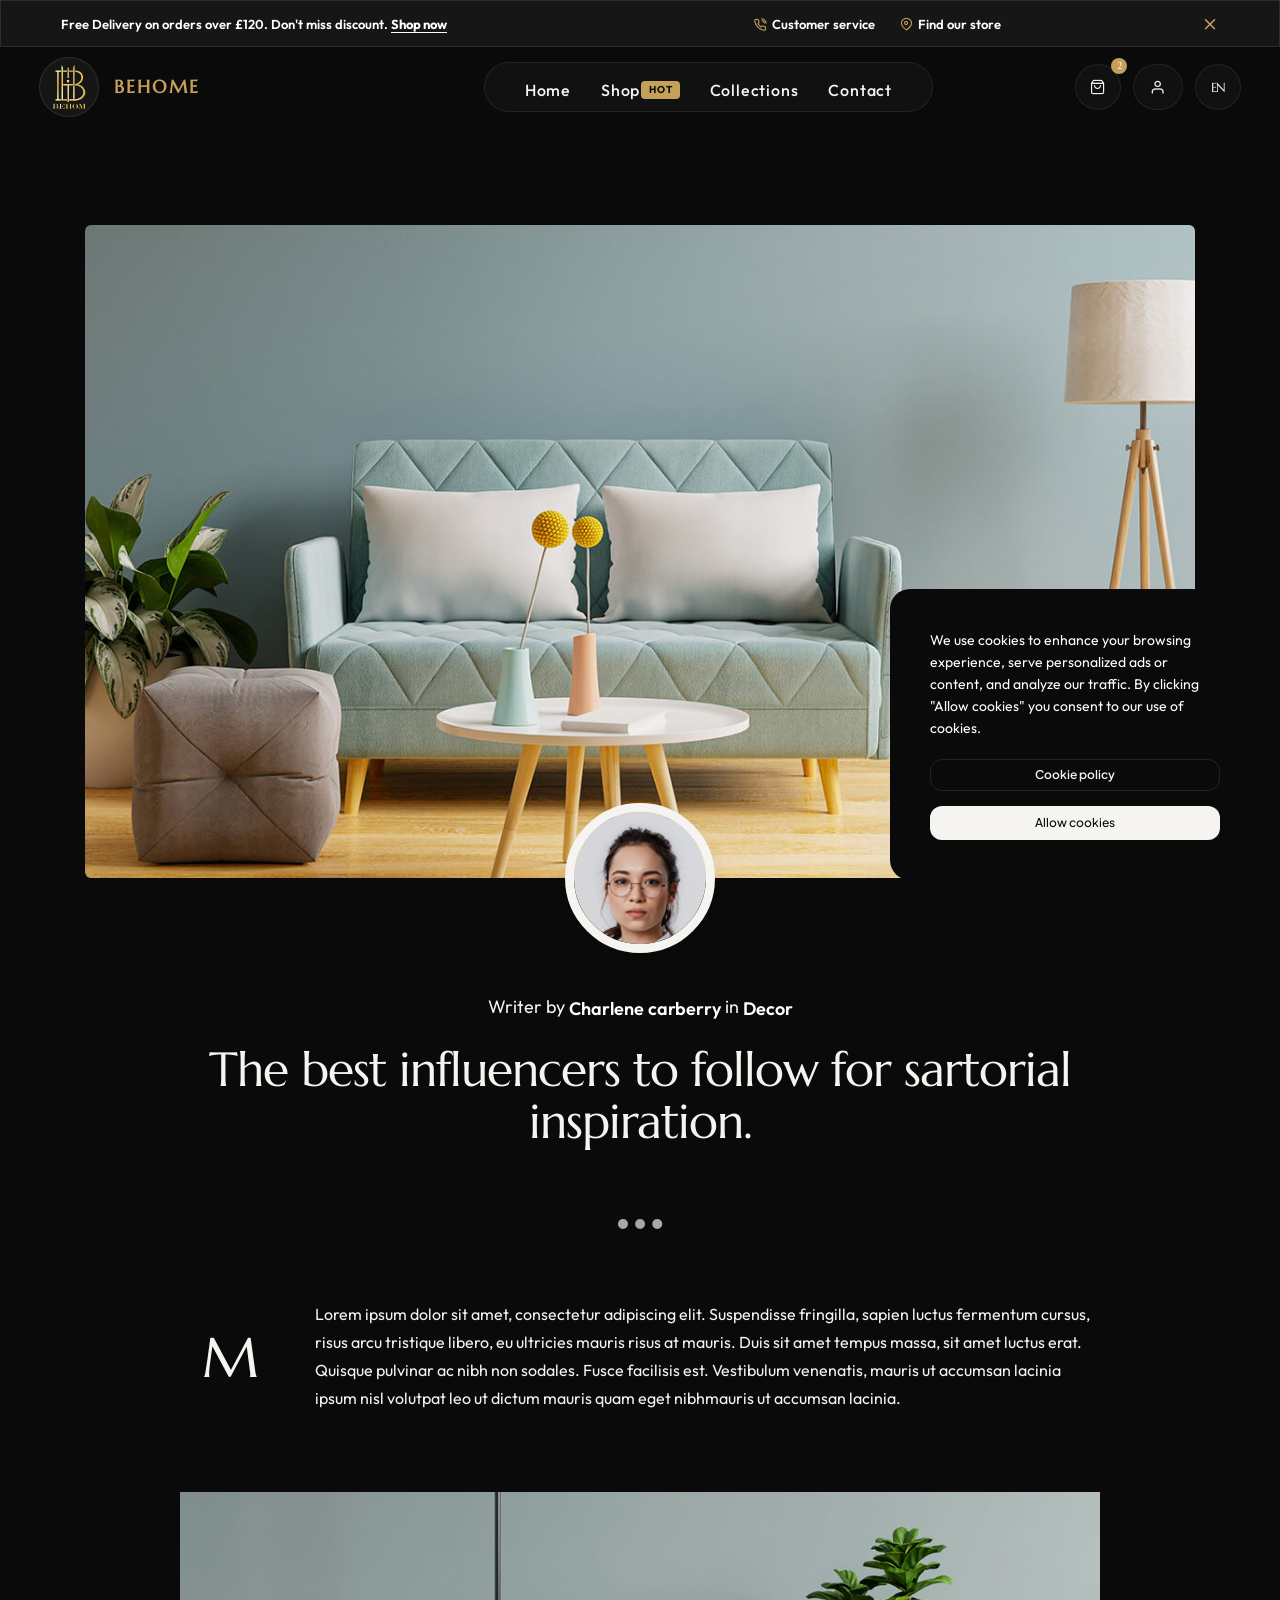
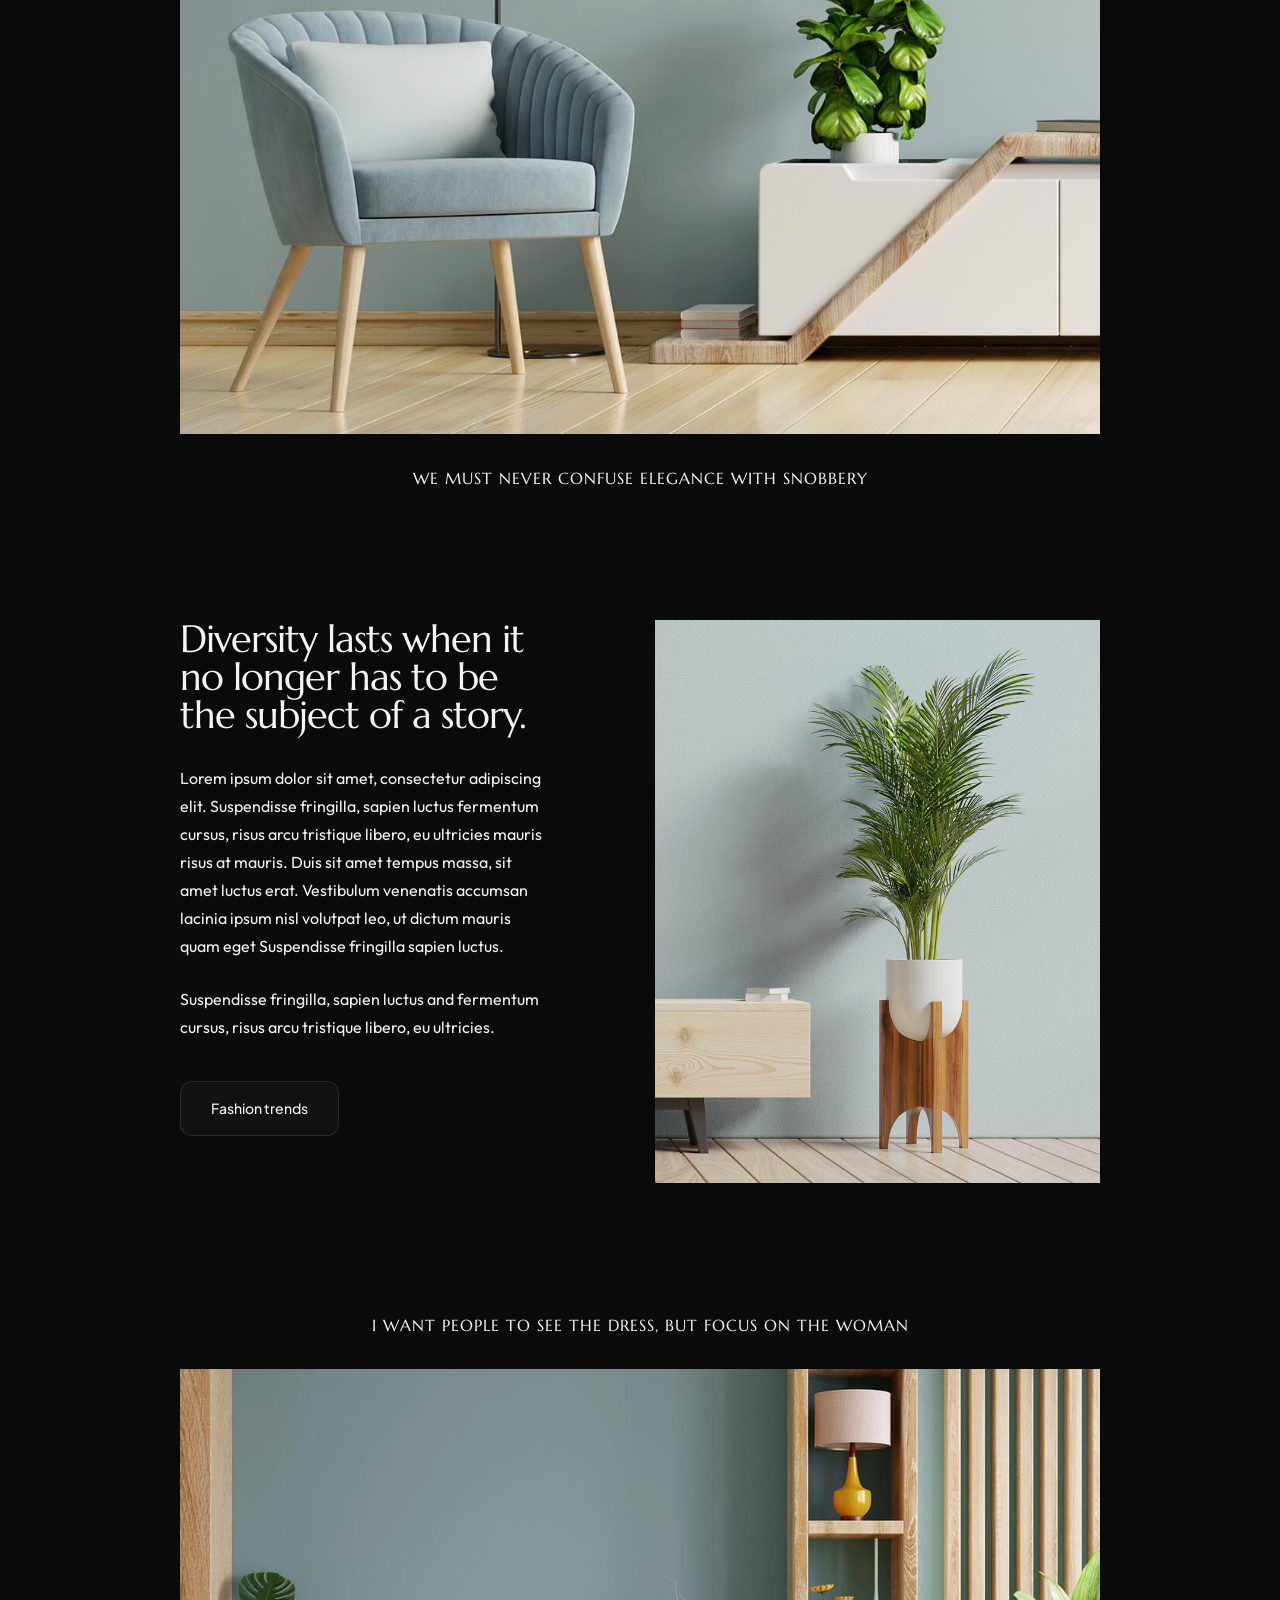
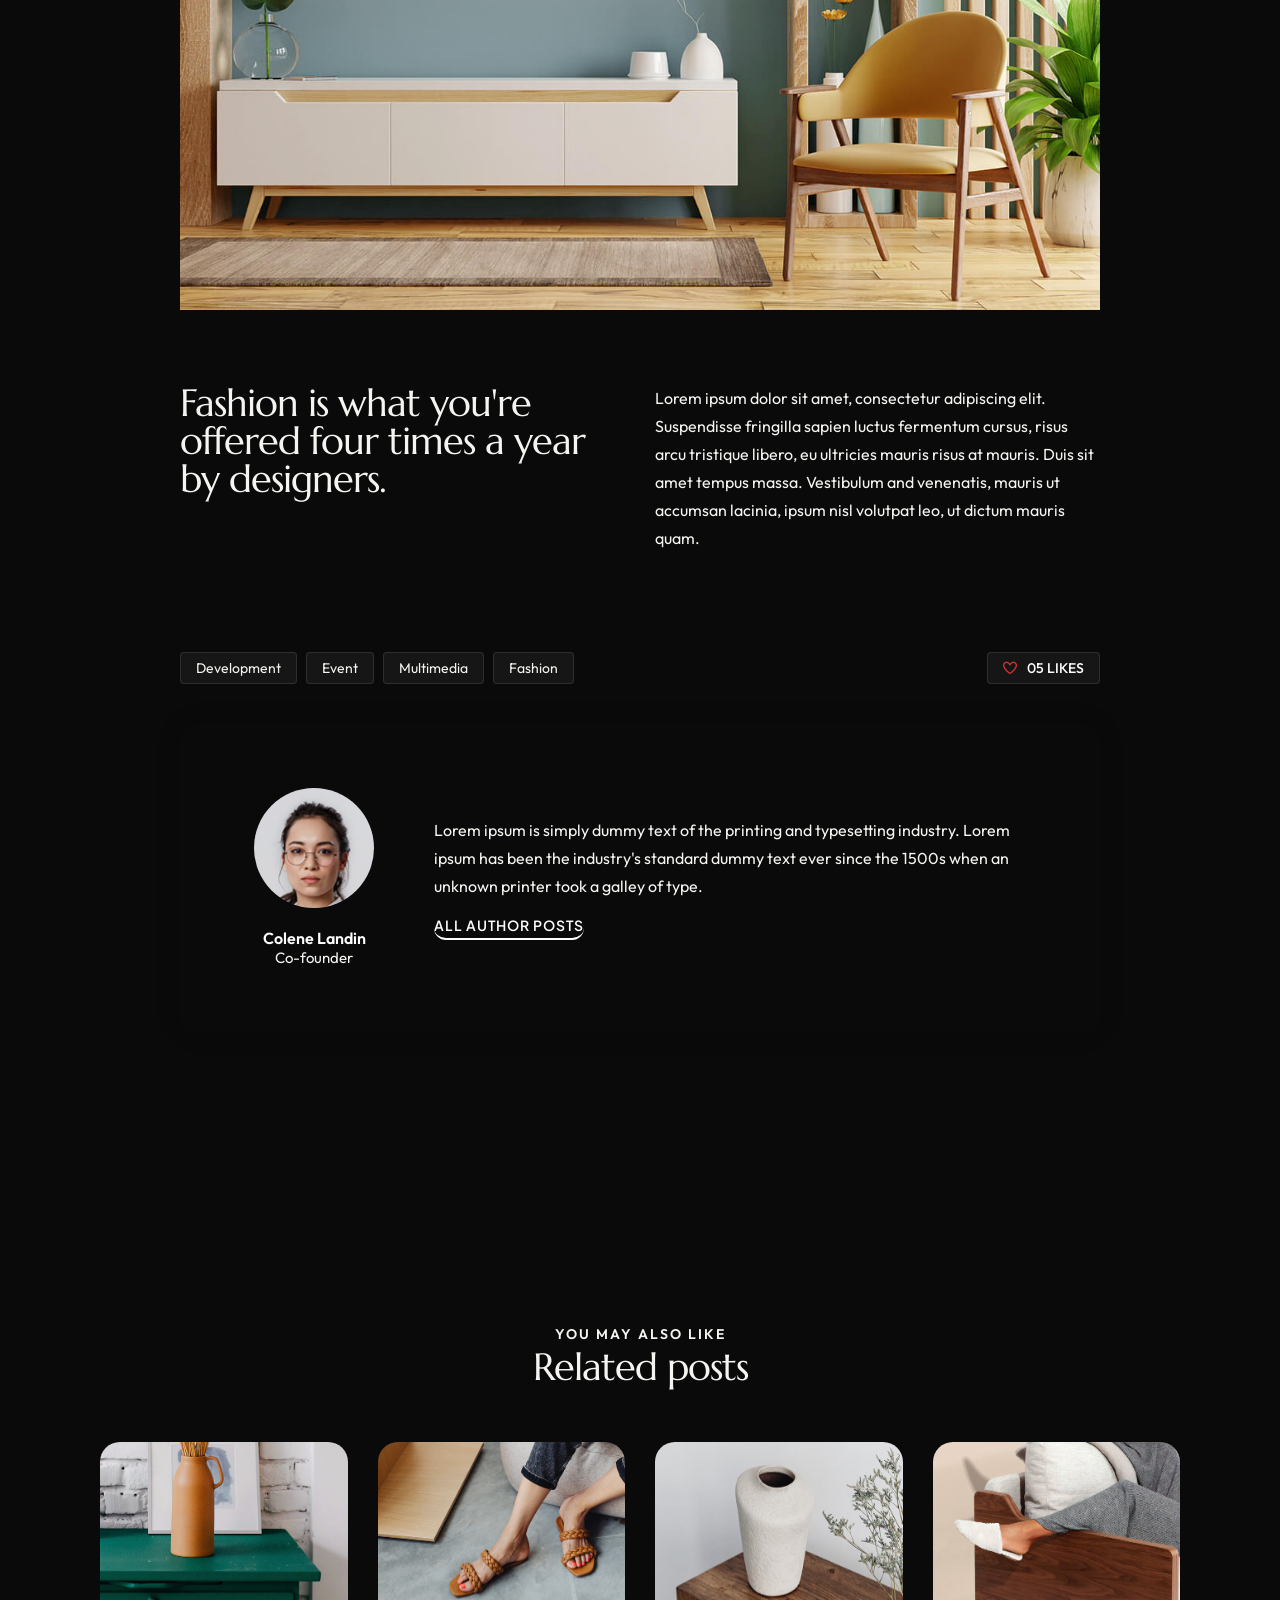
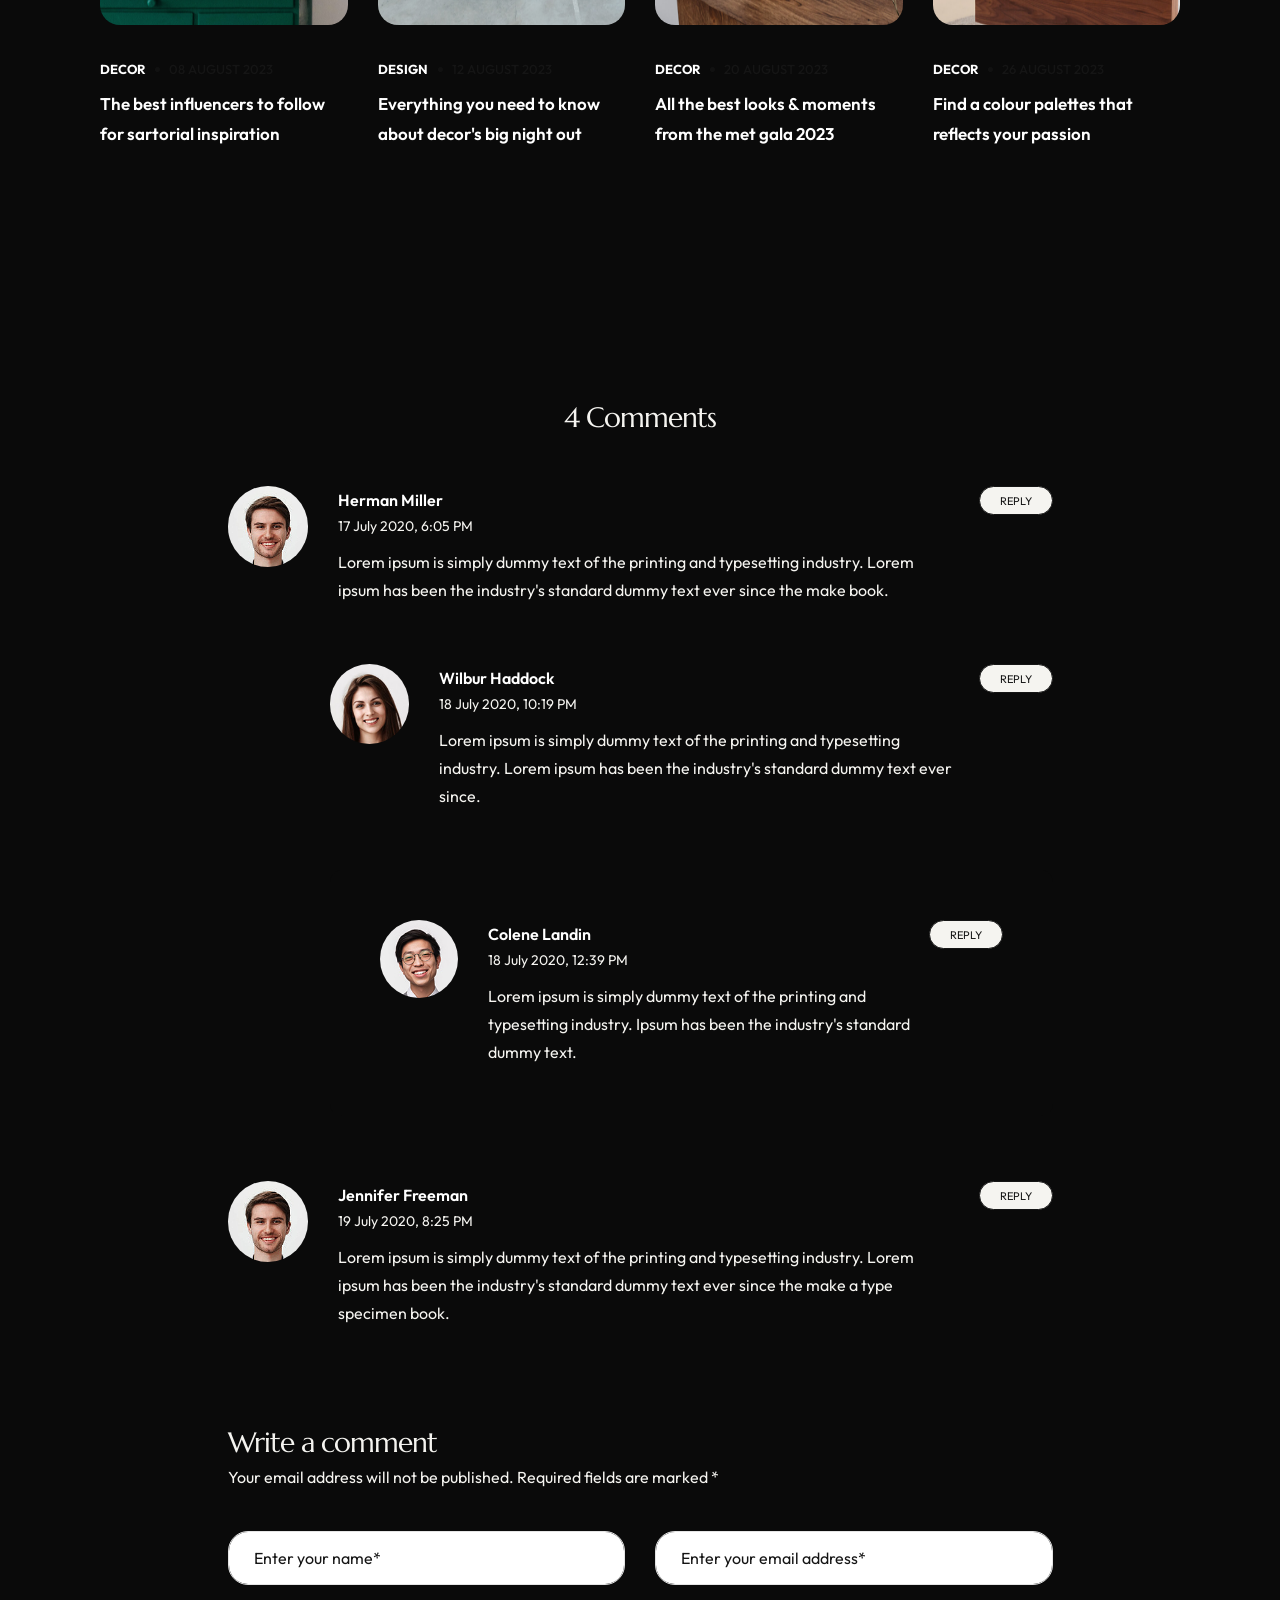
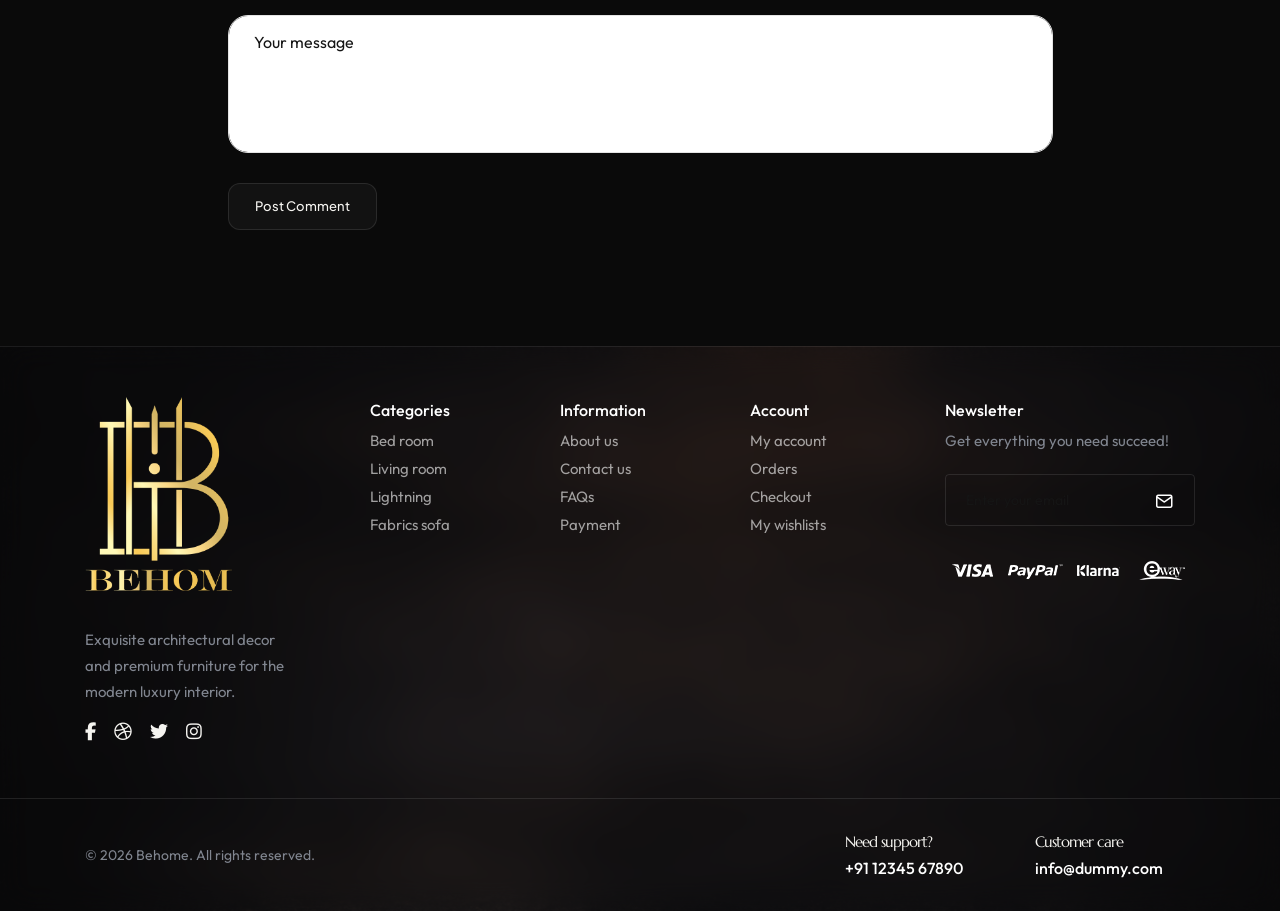
<file: demo-decor-store-blog-single-classic.html>
﻿
<!DOCTYPE html>

<html class="no-js" lang="en">
<head>
<title>Behome - Premium Architectural Decor &amp; Luxury Furniture</title>
<meta charset="utf-8"/>
<meta content="IE=edge" http-equiv="X-UA-Compatible"/>
<meta content="ThemeZaa" name="author">
<meta content="width=device-width,initial-scale=1.0" name="viewport"/>
<meta content="Behome - Premium E-commerce experience for architectural decor, luxury furniture, and high-end interior design. Elevate your living space with our curated collections." name="description">
<!-- Open Graph / Facebook -->
<meta content="website" property="og:type"/>
<meta content="https://mubashir111.github.io/blackrock_ecommerse/" property="og:url"/>
<meta content="Behome - Premium Architectural Decor &amp; Luxury Furniture" property="og:title"/>
<meta content="Behome - Premium E-commerce experience for architectural decor, luxury furniture, and high-end interior design. Elevate your living space with our curated collections." property="og:description"/>
<meta content="https://mubashir111.github.io/blackrock_ecommerse/images/sharing-preview.png" property="og:image"/>
<meta content="1200" property="og:image:width"/>
<meta content="630" property="og:image:height"/>
<meta content="Behome" property="og:site_name"/>
<!-- Twitter -->
<meta content="summary_large_image" property="twitter:card"/>
<meta content="https://mubashir111.github.io/blackrock_ecommerse/" property="twitter:url"/>
<meta content="Behome - Premium Architectural Decor &amp; Luxury Furniture" property="twitter:title"/>
<meta content="Behome - Premium E-commerce experience for architectural decor, luxury furniture, and high-end interior design. Elevate your living space with our curated collections." property="twitter:description"/>
<meta content="https://mubashir111.github.io/blackrock_ecommerse/images/sharing-preview.png" property="twitter:image"/>
<!-- favicon icon -->
<link href="images/favicon.png" rel="shortcut icon"/>
<link href="images/apple-touch-icon-57x57.png" rel="apple-touch-icon"/>
<link href="images/apple-touch-icon-72x72.png" rel="apple-touch-icon" sizes="72x72"/>
<link href="images/apple-touch-icon-114x114.png" rel="apple-touch-icon" sizes="114x114"/>
<!-- google fonts preconnect -->
<link crossorigin="" href="https://fonts.googleapis.com" rel="preconnect"/>
<link crossorigin="" href="https://fonts.gstatic.com" rel="preconnect"/>
<!-- style sheets and font icons  -->
<link href="css/vendors.min.css" rel="stylesheet"/>
<link href="css/icon.min.css" rel="stylesheet"/>
<link href="css/style.min.css" rel="stylesheet"/>
<link href="css/responsive.min.css" rel="stylesheet"/>
<link href="demos/decor-store/decor-store.css?v=7" rel="stylesheet"/>
</meta></meta></head>
<body class="bg-dark-gray" data-mobile-nav-style="classic">
<!-- start header -->
    <header class="header-with-topbar">
        <!-- start header top bar -->
        <div
            class="header-top-bar glass-effect top-bar-dark border-bottom border-color-transparent-white-light px-lg-0">
            <div class="container-fluid">
                <div class="row h-45px align-items-center m-0">
                    <div class="col-lg-7 col-md-8 text-center text-md-start">
                        <div class="fs-13 text-white fw-600">Free Delivery on orders over £120. Don't miss
                            discount. <a class="text-white fw-700 text-decoration-line-bottom"
                                href="demo-decor-store-shop.html">Shop now</a></div>
                    </div>
                    <div class="col-lg-5 col-md-4 text-end d-flex justify-content-end align-items-center">
                        <div class="d-none d-md-flex align-items-center">
                            <a class="widget fs-13 text-white fw-600 me-25px text-white"
                                href="demo-decor-store-contact.html"><i
                                    class="feather icon-feather-phone-call"></i>Customer service</a>
                            <a class="widget fs-13 text-white fw-600 me-25px d-none d-lg-inline-block"
                                href="demo-decor-store-contact.html"><i class="feather icon-feather-map-pin"></i>Find
                                our store</a>
                        </div>
                        <a class="text-white fs-18 ms-auto" href="javascript:void(0)"><i
                                class="feather icon-feather-x"></i></a>
                    </div>
                </div>
            </div>
        </div>
        <!-- end header top bar -->
        <!-- start navigation -->
        <nav class="navbar navbar-expand-lg header-light bg-transparent disable-fixed px-lg-0 py-lg-0">
            <div class="container-fluid px-4 d-flex align-items-center" style="height: 80px;">
                <div class="row w-100 align-items-center m-0">
                    <div class="col-6 col-xl-3 col-lg-2 order-1 d-flex align-items-center">
                        <a class="glass-logo-wrapper" href="index.html">
                            <div class="glass-logo-box">
                                <img alt="Behome Logo" src="images/new/logo/Behome%20Final%20.png" />
                            </div>
                            <span class="logo-text">BEHOME</span>
                        </a>
                    </div>
                    <div class="col-12 col-xl-6 col-lg-8 order-3 order-lg-2 menu-order position-static">
                        <div class="collapse navbar-collapse justify-content-end" id="navbarNav">
                            <!-- Mobile Navigation Header -->
                            <div class="mobile-nav-header d-lg-none">
                                <div class="mobile-logo">
                                    <a class="glass-logo-wrapper" href="index.html">
                                        <div class="glass-logo-box">
                                            <img alt="Behome Logo" src="images/new/logo/Behome%20Final%20.png" />
                                        </div>
                                        <span class="logo-text">BEHOME</span>
                                    </a>
                                </div>
                                <div class="mobile-icons">
                                    <a class="icon-box position-relative" href="demo-decor-store-cart.html">
                                        <i class="feather icon-feather-shopping-bag"></i>
                                        <span
                                            class="cart-count alt-font bg-base-color text-white d-flex align-items-center justify-content-center rounded-circle position-absolute"
                                            style="width: 14px; height: 14px; font-size: 9px; top: -4px; right: -4px; font-weight: 700;">2</span>
                                    </a>
                                    <a class="icon-box" href="demo-decor-store-account.html">
                                        <i class="feather icon-feather-user"></i>
                                    </a>
                                    <div class="close-button" data-bs-target="#navbarNav" data-bs-toggle="collapse">
                                        <i class="feather icon-feather-x"></i>
                                    </div>
                                </div>
                            </div>
                            <div class="glass-pill-nav">
                                <ul class="navbar-nav">
                                    <li class="nav-item"><a class="nav-link text-white-hover" href="index.html">Home</a>
                                    </li>
                                    <li class="nav-item dropdown submenu">
                                        <a class="nav-link text-white-hover" href="demo-decor-store-shop.html">Shop
                                            <span
                                                class="badge bg-base-color text-dark-gray fw-700 py-1 px-2 rounded-1 ms-1"
                                                style="font-size: 10px; vertical-align: middle;">HOT</span></a>
                                        <i aria-expanded="false" class="fa-solid fa-angle-down dropdown-toggle"
                                            data-bs-toggle="dropdown" id="navbarDropdownMenuLink1" role="button"></i>
                                        <div aria-labelledby="navbarDropdownMenuLink1"
                                            class="dropdown-menu submenu-content">
                                            <div class="d-lg-flex mega-menu m-auto flex-column">
                                                <div class="row row-cols-1 row-cols-lg-5 mb-60px md-mb-30px sm-mb-20px">
                                                    <div class="col">
                                                        <ul>
                                                            <li class="sub-title">Furniture</li>
                                                            <li><a href="demo-decor-store-shop.html">Modern chair</a>
                                                            </li>
                                                            <li><a href="demo-decor-store-shop.html">Luxurious sofa</a>
                                                            </li>
                                                            <li><a href="demo-decor-store-shop.html">Sitting tables</a>
                                                            </li>
                                                            <li><a href="demo-decor-store-shop.html">Century cabinet</a>
                                                            </li>
                                                            <li><a href="demo-decor-store-shop.html">Wooden stool</a>
                                                            </li>
                                                            <li><a href="demo-decor-store-shop.html">Dining tabl</a>
                                                            </li>
                                                        </ul>
                                                    </div>
                                                    <div class="col">
                                                        <ul>
                                                            <li class="sub-title">Lighting</li>
                                                            <li><a href="demo-decor-store-shop.html">Table lamps</a>
                                                            </li>
                                                            <li><a href="demo-decor-store-shop.html">Wall lights</a>
                                                            </li>
                                                            <li><a href="demo-decor-store-shop.html">Ceiling lights</a>
                                                            </li>
                                                            <li><a href="demo-decor-store-shop.html">Chandeliers</a>
                                                            </li>
                                                            <li><a href="demo-decor-store-shop.html">Smart lights</a>
                                                            </li>
                                                            <li><a href="demo-decor-store-shop.html">Outdoor lights</a>
                                                            </li>
                                                        </ul>
                                                    </div>
                                                    <div class="col">
                                                        <ul>
                                                            <li class="sub-title">Decor</li>
                                                            <li><a href="demo-decor-store-shop.html">Home decor</a></li>
                                                            <li><a href="demo-decor-store-shop.html">Kitchen decor</a>
                                                            </li>
                                                            <li><a href="demo-decor-store-shop.html">Office decor</a>
                                                            </li>
                                                            <li><a href="demo-decor-store-shop.html">Wooden mirrors</a>
                                                            </li>
                                                            <li><a href="demo-decor-store-shop.html">Designer clocks</a>
                                                            </li>
                                                            <li><a href="demo-decor-store-shop.html">Spiritual</a></li>
                                                        </ul>
                                                    </div>
                                                    <div class="col">
                                                        <ul>
                                                            <li class="sub-title">Cabinetry</li>
                                                            <li><a href="demo-decor-store-shop.html">Wardrobes</a></li>
                                                            <li><a href="demo-decor-store-shop.html">Shoe racks</a></li>
                                                            <li><a href="demo-decor-store-shop.html">Movable</a></li>
                                                            <li><a href="demo-decor-store-shop.html">Folding storage</a>
                                                            </li>
                                                            <li><a href="demo-decor-store-shop.html">Wooden units</a>
                                                            </li>
                                                            <li><a href="demo-decor-store-shop.html">Kids storage</a>
                                                            </li>
                                                        </ul>
                                                    </div>
                                                    <div class="col">
                                                        <ul>
                                                            <li class="sub-title">Commercial</li>
                                                            <li><a href="demo-decor-store-shop.html">Hotel furniture</a>
                                                            </li>
                                                            <li><a href="demo-decor-store-shop.html">Bar furniture</a>
                                                            </li>
                                                            <li><a href="demo-decor-store-shop.html">School
                                                                    furniture</a>
                                                            </li>
                                                            <li><a href="demo-decor-store-shop.html">Public
                                                                    furniture</a>
                                                            </li>
                                                            <li><a href="demo-decor-store-shop.html">Office
                                                                    furniture</a>
                                                            </li>
                                                            <li><a href="demo-decor-store-shop.html">Lab furniture</a>
                                                            </li>
                                                        </ul>
                                                    </div>
                                                </div>
                                                <div class="row row-cols-1 row-cols-md-2">
                                                    <div class="col">
                                                        <a href="demo-decor-store-shop.html"><img alt="" class="w-100"
                                                                src="images/demo-decor-store-menu-banner-01.jpg" /></a>
                                                    </div>
                                                    <div class="col">
                                                        <a href="demo-decor-store-shop.html"><img alt="" class="w-100"
                                                                src="images/demo-decor-store-menu-banner-02.jpg" /></a>
                                                    </div>
                                                </div>
                                            </div>
                                        </div>
                                    </li>
                                    <li class="nav-item dropdown submenu">
                                        <a class="nav-link text-white-hover"
                                            href="demo-decor-store-collections.html">Collections</a>
                                        <i aria-expanded="false" class="fa-solid fa-angle-down dropdown-toggle"
                                            data-bs-toggle="dropdown" id="navbarDropdownMenuLink2" role="button"></i>
                                        <div aria-labelledby="navbarDropdownMenuLink2"
                                            class="dropdown-menu submenu-content">
                                            <div class="d-lg-flex mega-menu m-auto flex-column">
                                                <div
                                                    class="row row-cols-2 row-cols-lg-6 row-cols-sm-3 md-pt-15px align-items-center justify-content-center mb-60px md-mb-30px sm-mb-0">
                                                    <div class="col md-mb-30px">
                                                        <a class="text-center" href="demo-decor-store-collections.html">
                                                            <img alt=""
                                                                src="images/demo-decor-store-menu-category-01.jpg" />
                                                        </a>
                                                        <a class="btn btn-hover-animation text-uppercase-inherit fw-600 ls-0px justify-content-center"
                                                            href="demo-decor-store-collections.html">
                                                            <span>
                                                                <span class="btn-text text-dark-gray fs-16">Designer
                                                                    stool</span>
                                                                <span class="btn-icon"><i
                                                                        class="fa-solid fa-arrow-right m-0"></i></span>
                                                            </span>
                                                        </a>
                                                    </div>
                                                    <div class="col md-mb-30px">
                                                        <a class="text-center" href="demo-decor-store-collections.html">
                                                            <img alt=""
                                                                src="images/demo-decor-store-menu-category-02.jpg" />
                                                        </a>
                                                        <a class="btn btn-hover-animation text-uppercase-inherit fw-600 ls-0px justify-content-center"
                                                            href="demo-decor-store-collections.html">
                                                            <span>
                                                                <span class="btn-text text-dark-gray fs-16">Modern
                                                                    chair</span>
                                                                <span class="btn-icon"><i
                                                                        class="fa-solid fa-arrow-right m-0"></i></span>
                                                            </span>
                                                        </a>
                                                    </div>
                                                    <div class="col md-mb-30px">
                                                        <a class="text-center" href="demo-decor-store-collections.html">
                                                            <img alt=""
                                                                src="images/demo-decor-store-menu-category-03.jpg" />
                                                        </a>
                                                        <a class="btn btn-hover-animation text-uppercase-inherit fw-600 ls-0px justify-content-center"
                                                            href="demo-decor-store-collections.html">
                                                            <span>
                                                                <span class="btn-text text-dark-gray fs-16">Table
                                                                    lamp</span>
                                                                <span class="btn-icon"><i
                                                                        class="fa-solid fa-arrow-right m-0"></i></span>
                                                            </span>
                                                        </a>
                                                    </div>
                                                    <div class="col md-mb-30px">
                                                        <a class="text-center" href="demo-decor-store-collections.html">
                                                            <img alt=""
                                                                src="images/demo-decor-store-menu-category-04.jpg" />
                                                        </a>
                                                        <a class="btn btn-hover-animation text-uppercase-inherit fw-600 ls-0px justify-content-center"
                                                            href="demo-decor-store-collections.html">
                                                            <span>
                                                                <span class="btn-text text-dark-gray fs-16">Home
                                                                    decor</span>
                                                                <span class="btn-icon"><i
                                                                        class="fa-solid fa-arrow-right m-0"></i></span>
                                                            </span>
                                                        </a>
                                                    </div>
                                                    <div class="col md-mb-30px">
                                                        <a class="text-center" href="demo-decor-store-collections.html">
                                                            <img alt=""
                                                                src="images/demo-decor-store-menu-category-05.jpg" />
                                                        </a>
                                                        <a class="btn btn-hover-animation text-uppercase-inherit fw-600 ls-0px justify-content-center"
                                                            href="demo-decor-store-collections.html">
                                                            <span>
                                                                <span class="btn-text text-dark-gray fs-16">Ceramic
                                                                    pots</span>
                                                                <span class="btn-icon"><i
                                                                        class="fa-solid fa-arrow-right m-0"></i></span>
                                                            </span>
                                                        </a>
                                                    </div>
                                                    <div class="col md-mb-30px">
                                                        <a class="text-center" href="demo-decor-store-collections.html">
                                                            <img alt=""
                                                                src="images/demo-decor-store-menu-category-06.jpg" />
                                                        </a>
                                                        <a class="btn btn-hover-animation text-uppercase-inherit fw-600 ls-0px justify-content-center"
                                                            href="demo-decor-store-collections.html">
                                                            <span>
                                                                <span class="btn-text text-dark-gray fs-16">Wooden
                                                                    table</span>
                                                                <span class="btn-icon"><i
                                                                        class="fa-solid fa-arrow-right m-0"></i></span>
                                                            </span>
                                                        </a>
                                                    </div>
                                                </div>
                                                <div class="row row-cols-1 row-cols-md-2">
                                                    <div class="col">
                                                        <a href="demo-decor-store-collections.html"><img alt=""
                                                                src="images/demo-decor-store-menu-banner-03.jpg" /></a>
                                                    </div>
                                                    <div class="col">
                                                        <a href="demo-decor-store-collections.html"><img alt=""
                                                                src="images/demo-decor-store-menu-banner-04.jpg" /></a>
                                                    </div>
                                                </div>
                                            </div>
                                        </div>
                                    </li>
                                    <li class="nav-item"><a class="nav-link text-white-hover"
                                            href="demo-decor-store-contact.html">Contact</a>
                                    </li>
                                </ul>
                            </div>
                        </div>
                    </div>
                    <!-- Right Side Icons -->
                    <div
                        class="col-6 col-xl-3 col-lg-2 order-2 order-lg-3 ms-auto d-flex justify-content-end align-items-center">
                        <div class="d-flex align-items-center" style="gap: 12px;">
                            <!-- Cart Button -->
                            <div class="position-relative">
                                <a class="glass-icon-box" href="demo-decor-store-cart.html">
                                    <i class="feather icon-feather-shopping-bag text-white fs-15"></i>
                                </a>
                                <span
                                    class="cart-count alt-font bg-base-color text-white d-flex align-items-center justify-content-center rounded-circle position-absolute"
                                    style="width: 16px; height: 16px; font-size: 10px; top: -6px; right: -6px; font-weight: 700;">2</span>
                            </div>
                            <!-- User Profile Icon Box -->
                            <div
                                class="position-relative d-flex align-items-center glass-icon-box px-3 d-none d-lg-flex">
                                <a class="d-flex align-items-center justify-content-center w-100 h-100"
                                    href="demo-decor-store-account.html">
                                    <i class="feather icon-feather-user text-white fs-16"></i>
                                </a>
                            </div>
                            <!-- Language Icon Box -->
                            <div
                                class="position-relative d-flex align-items-center glass-icon-box d-none d-lg-flex">
                                <a class="alt-font text-white fw-700 fs-13 lh-1" href="#">
                                    EN
                                </a>
                            </div>
                            <!-- Mobile Menu Toggler -->
                            <div
                                class="glass-icon-box d-flex align-items-center justify-content-center d-lg-none">
                                <button aria-controls="navbarNav" aria-label="Toggle navigation"
                                    class="navbar-toggler p-0 border-0 bg-transparent" data-bs-target="#navbarNav"
                                    data-bs-toggle="collapse" type="button">
                                    <span class="navbar-toggler-line"></span>
                                    <span class="navbar-toggler-line"></span>
                                    <span class="navbar-toggler-line"></span>
                                    <span class="navbar-toggler-line"></span>
                                </button>
                            </div>
                        </div>
                    </div>
                </div>
            </div>
        </nav>
    </header>
    <!-- end header -->
<!-- start section -->
<section class="top-space-margin half-section pb-0">
<div class="container">
<div class="row">
<div class="col-12">
<img alt="" class="border-radius-6px" src="images/demo-decor-store-blog-single-classic-01.jpg"/>
</div>
</div>
</div>
</section>
<!-- end section -->
<!-- start section -->
<section class="overlap-section text-center p-0 sm-pt-50px">
<img alt="" class="rounded-circle box-shadow-medium-bottom w-150px border border-9 border-color-white" src="images/avtar-07.jpg"/>
</section>
<!-- end section -->
<!-- start section -->
<section class="pb-0 pt-40px">
<div class="container">
<div class="row justify-content-center">
<div class="col-lg-10 text-center">
<span class="fs-18 mb-20px d-inline-block">Writer by <a class="fw-600 d-inline-block align-middle text-white" href="demo-decor-store-blog.html">Charlene carberry</a> in <a class="d-inline-block align-middle text-white fw-600" href="demo-decor-store-blog.html">Decor</a></span>
<h2 class="alt-font fw-700 text-white mx-auto w-80 xl-w-100 mb-5">The best influencers to follow for
                        sartorial inspiration.</h2>
<i class="feather icon-feather-more-horizontal- icon-double-large text-light-gray d-inline-block mb-5 d-inline-block"></i>
</div>
</div>
</div>
</section>
<!-- end section -->
<!-- start section -->
<section class="py-0">
<div class="container">
<div class="row justify-content-center">
<div class="col-lg-10">
<div class="dropcap-style-02 last-paragraph-no-margin">
<p><span class="alt-font first-letter first-letter-block first-letter-round bg-dark-gray text-white">M</span>Lorem
                            ipsum dolor sit amet, consectetur adipiscing elit. Suspendisse fringilla, sapien luctus
                            fermentum cursus, risus arcu tristique libero, eu ultricies mauris risus at mauris. Duis sit
                            amet tempus massa, sit amet luctus erat. Quisque pulvinar ac nibh non sodales. Fusce
                            facilisis est. Vestibulum venenatis, mauris ut accumsan lacinia ipsum nisl volutpat leo ut
                            dictum mauris quam eget nibhmauris ut accumsan lacinia.</p>
<img alt="" class="mb-30px mt-6" src="images/demo-decor-store-blog-single-classic-02.jpg"/>
<p class="pb-25px text-center alt-font text-white ls-1px fw-600 text-uppercase">We must never
                            confuse elegance with snobbery</p>
<div class="h-3px w-100 bg-dark-gray"></div>
</div>
</div>
</div>
</div>
</section>
<!-- end section -->
<!-- start section -->
<section>
<div class="container">
<div class="row justify-content-center">
<div class="col-lg-10">
<div class="row">
<div class="col-xl-5 col-lg-6 md-mb-50px">
<h4 class="alt-font text-white fw-700">Diversity lasts when it no longer has to be the
                                subject of a story.</h4>
<p>Lorem ipsum dolor sit amet, consectetur adipiscing elit. Suspendisse fringilla, sapien
                                luctus fermentum cursus, risus arcu tristique libero, eu ultricies mauris risus at
                                mauris. Duis sit amet tempus massa, sit amet luctus erat. Vestibulum venenatis accumsan
                                lacinia ipsum nisl volutpat leo, ut dictum mauris quam eget Suspendisse fringilla sapien
                                luctus.</p>
<p>Suspendisse fringilla, sapien luctus and fermentum cursus, risus arcu tristique libero,
                                eu ultricies.</p>
<a class="btn btn-dark-gray btn-medium mt-15px" href="demo-decor-store-blog-single-classic.html#">Fashion trends</a>
</div>
<div class="col-lg-6 offset-xl-1"><img alt="" src="images/demo-decor-store-blog-single-classic-03.jpg"/></div>
</div>
</div>
</div>
</div>
</section>
<!-- end section -->
<!-- start section -->
<section class="pt-0">
<div class="container">
<div class="row justify-content-center">
<div class="col-lg-10">
<div class="row">
<div class="col-12 last-paragraph-no-margin">
<div class="h-3px w-100 bg-dark-gray"></div>
<p class="pt-25px text-center alt-font text-white ls-1px fw-600 text-uppercase">I want
                                people to see the dress, but focus on the woman</p>
<img alt="" class="mb-8 mt-30px" src="images/demo-decor-store-blog-single-classic-04.jpg"/>
</div>
<div class="col-md-6">
<h4 class="alt-font text-white fw-700">Fashion is what you're offered four times a year by
                                designers.</h4>
</div>
<div class="col-md-6 last-paragraph-no-margin">
<p>Lorem ipsum dolor sit amet, consectetur adipiscing elit. Suspendisse fringilla sapien
                                luctus fermentum cursus, risus arcu tristique libero, eu ultricies mauris risus at
                                mauris. Duis sit amet tempus massa. Vestibulum and venenatis, mauris ut accumsan
                                lacinia, ipsum nisl volutpat leo, ut dictum mauris quam.</p>
</div>
</div>
</div>
</div>
</div>
</section>
<!-- end section -->
<!-- start section -->
<section class="half-section pt-0">
<div class="container">
<div class="row justify-content-center">
<div class="col-lg-10">
<div class="row mb-30px">
<div class="tag-cloud col-md-9 text-center text-md-start sm-mb-15px">
<a href="demo-decor-store-blog.html">Development</a>
<a href="demo-decor-store-blog.html">Event</a>
<a href="demo-decor-store-blog.html">Multimedia </a>
<a href="demo-decor-store-blog.html">Fashion</a>
</div>
<div class="tag-cloud col-md-3 text-uppercase text-center text-md-end">
<a class="likes-count fw-500 mx-0" href="demo-decor-store-blog-single-classic.html#"><i class="fa-regular fa-heart text-red me-10px"></i><span class="text-white text-white-hover">05 Likes</span></a>
</div>
</div>
<div class="row">
<div class="col-12 mb-6">
<div class="d-block d-md-flex w-100 box-shadow-extra-large align-items-center border-radius-4px p-7 sm-p-35px">
<div class="w-140px text-center me-50px sm-mx-auto">
<img alt="" class="rounded-circle w-120px" src="images/avtar-07.jpg"/>
<a class="text-white fw-600 mt-20px d-inline-block lh-20" href="demo-decor-store-blog.html">Colene Landin</a>
<span class="fs-15 lh-20 d-block sm-mb-15px">Co-founder</span>
</div>
<div class="w-75 sm-w-100 text-center text-md-start last-paragraph-no-margin">
<p>Lorem ipsum is simply dummy text of the printing and typesetting industry. Lorem
                                        ipsum has been the industry's standard dummy text ever since the 1500s when an
                                        unknown printer took a galley of type.</p>
<a class="btn btn-link btn-large text-white mt-15px fw-600" href="demo-decor-store-blog.html">All author posts</a>
</div>
</div>
</div>
</div>
<div class="row justify-content-center">
<div class="col-12 text-center elements-social social-icon-style-04">
<ul class="large-icon dark">
<li><a class="facebook" href="https://www.facebook.com/" target="_blank"><i class="fa-brands fa-facebook-f"></i><span></span></a></li>
<li><a class="twitter" href="https://www.twitter.com" target="_blank"><i class="fa-brands fa-twitter"></i><span></span></a></li>
<li><a class="instagram" href="https://www.instagram.com" target="_blank"><i class="fa-brands fa-instagram"></i><span></span></a></li>
<li><a class="linkedin" href="http://www.linkedin.com" target="_blank"><i class="fa-brands fa-linkedin-in"></i><span></span></a></li>
<li><a class="behance" href="http://www.behance.com/" target="_blank"><i class="fa-brands fa-behance"></i><span></span></a></li>
</ul>
</div>
</div>
</div>
</div>
</div>
</section>
<!-- end section -->
<!-- start section -->
<section class="bg-dark-gray">
<div class="container">
<div class="row justify-content-center mb-1">
<div class="col-lg-7 text-center">
<span class="text-uppercase fs-14 ls-2px fw-600 d-inline-block">You may also like</span>
<h4 class="alt-font text-white fw-700">Related posts</h4>
</div>
</div>
<div class="row g-0">
<div class="col-12">
<ul class="blog-classic blog-wrapper grid grid-4col xl-grid-4col lg-grid-3col md-grid-2col sm-grid-2col xs-grid-1col gutter-extra-large">
<li class="grid-sizer"></li>
<!-- start blog item -->
<li class="grid-item">
<div class="card bg-transparent border-0 h-100">
<div class="blog-image position-relative overflow-hidden border-radius-4px">
<a href="demo-decor-store-blog-single-classic.html"><img alt="" src="images/demo-decor-store-blog-07.jpg"/></a>
</div>
<div class="card-body px-0 pt-30px pb-30px xs-pb-15px">
<span class="fs-13 text-uppercase d-block mb-5px fw-500"><a class="text-white fw-700 categories-text" href="demo-decor-store-blog.html">Decor</a><a class="blog-date" href="demo-decor-store-blog-single-classic.html#">08
                                            August 2023</a></span>
<a class="card-title fw-600 fs-17 lh-30 text-white d-inline-block w-95 sm-w-100" href="demo-decor-store-blog-single-classic.html">The
                                        best influencers to follow for sartorial inspiration</a>
</div>
</div>
</li>
<!-- end blog item -->
<!-- start blog item -->
<li class="grid-item">
<div class="card bg-transparent border-0 h-100">
<div class="blog-image position-relative overflow-hidden border-radius-4px">
<a href="demo-decor-store-blog-single-classic.html"><img alt="" src="images/demo-decor-store-blog-08.jpg"/></a>
</div>
<div class="card-body px-0 pt-30px pb-30px xs-pb-15px">
<span class="fs-13 text-uppercase d-block mb-5px fw-500"><a class="text-white fw-700 categories-text" href="demo-decor-store-blog.html">Design</a><a class="blog-date" href="demo-decor-store-blog-single-classic.html#">12
                                            August 2023</a></span>
<a class="card-title fw-600 fs-17 lh-30 text-white d-inline-block w-95 sm-w-100" href="demo-decor-store-blog-single-classic.html">Everything
                                        you need to know about decor's big night out</a>
</div>
</div>
</li>
<!-- end blog item -->
<!-- start blog item -->
<li class="grid-item">
<div class="card bg-transparent border-0 h-100">
<div class="blog-image position-relative overflow-hidden border-radius-4px">
<a href="demo-decor-store-blog-single-classic.html"><img alt="" src="images/demo-decor-store-blog-04.jpg"/></a>
</div>
<div class="card-body px-0 pt-30px pb-30px xs-pb-15px">
<span class="fs-13 text-uppercase d-block mb-5px fw-500"><a class="text-white fw-700 categories-text" href="demo-decor-store-blog.html">Decor</a><a class="blog-date" href="demo-decor-store-blog-single-classic.html#">20
                                            August 2023</a></span>
<a class="card-title fw-600 fs-17 lh-30 text-white d-inline-block w-95 sm-w-100" href="demo-decor-store-blog-single-classic.html">All
                                        the best looks &amp; moments from the met gala 2023</a>
</div>
</div>
</li>
<!-- end blog item -->
<!-- start blog item -->
<li class="grid-item">
<div class="card bg-transparent border-0 h-100">
<div class="blog-image position-relative overflow-hidden border-radius-4px">
<a href="demo-decor-store-blog-single-classic.html"><img alt="" src="images/demo-decor-store-blog-03.jpg"/></a>
</div>
<div class="card-body px-0 pt-30px pb-30px xs-pb-15px">
<span class="fs-13 text-uppercase d-block mb-5px fw-500"><a class="text-white fw-700 categories-text" href="demo-decor-store-blog.html">Decor</a><a class="blog-date" href="demo-decor-store-blog-single-classic.html#">26
                                            August 2023</a></span>
<a class="card-title fw-600 fs-17 lh-30 text-white d-inline-block w-95 sm-w-100" href="demo-decor-store-blog-single-classic.html">Find
                                        a colour palettes that reflects your passion</a>
</div>
</div>
</li>
<!-- end blog item -->
</ul>
</div>
</div>
</div>
</section>
<!-- end section -->
<!-- start section -->
<section>
<div class="container">
<div class="row justify-content-center">
<div class="col-lg-9 text-center mb-2">
<h6 class="alt-font text-white fw-700">4 Comments</h6>
</div>
</div>
<div class="row justify-content-center">
<div class="col-lg-9">
<ul class="blog-comment">
<li>
<div class="d-block d-md-flex w-100 align-items-center align-items-md-start">
<div class="w-90px sm-w-65px sm-mb-10px">
<img alt="" class="rounded-circle" src="images/avtar-18.jpg"/>
</div>
<div class="w-100 ps-30px last-paragraph-no-margin sm-ps-0">
<a class="text-white fw-600" href="demo-decor-store-blog-single-classic.html#">Herman Miller</a>
<a class="btn-reply text-uppercase section-link" href="demo-decor-store-blog-single-classic.html#comments">Reply</a>
<div class="fs-14 lh-24 mb-10px">17 July 2020, 6:05 PM</div>
<p class="w-85 sm-w-100">Lorem ipsum is simply dummy text of the printing and
                                        typesetting industry. Lorem ipsum has been the industry's standard dummy text
                                        ever since the make book.</p>
</div>
</div>
<ul class="child-comment">
<li>
<div class="d-block d-md-flex w-100 align-items-center align-items-md-start">
<div class="w-90px sm-w-65px sm-mb-10px">
<img alt="" class="rounded-circle" src="images/avtar-19.jpg"/>
</div>
<div class="w-100 ps-30px last-paragraph-no-margin sm-ps-0">
<a class="text-white fw-600" href="demo-decor-store-blog-single-classic.html#">Wilbur Haddock</a>
<a class="btn-reply text-uppercase section-link" href="demo-decor-store-blog-single-classic.html#comments">Reply</a>
<div class="fs-14 lh-24 mb-10px">18 July 2020, 10:19 PM</div>
<p class="w-85 sm-w-100">Lorem ipsum is simply dummy text of the printing
                                                and typesetting industry. Lorem ipsum has been the industry's standard
                                                dummy text ever since.</p>
</div>
</div>
</li>
<li>
<div class="d-block d-md-flex w-100 align-items-center align-items-md-start border-radius-5px p-50px md-p-30px sm-p-20px bg-dark-gray">
<div class="w-90px sm-w-65px sm-mb-10px">
<img alt="" class="rounded-circle" src="images/avtar-17.jpg"/>
</div>
<div class="w-100 ps-30px last-paragraph-no-margin sm-ps-0">
<a class="text-white fw-600" href="demo-decor-store-blog-single-classic.html#">Colene Landin</a>
<a class="btn-reply text-uppercase section-link" href="demo-decor-store-blog-single-classic.html#comments">Reply</a>
<div class="fs-14 lh-24 mb-10px">18 July 2020, 12:39 PM</div>
<p class="w-85 sm-w-100">Lorem ipsum is simply dummy text of the printing
                                                and typesetting industry. Ipsum has been the industry's standard dummy
                                                text.</p>
</div>
</div>
</li>
</ul>
</li>
<li>
<div class="d-block d-md-flex w-100 align-items-center align-items-md-start">
<div class="w-90px sm-w-65px sm-mb-10px">
<img alt="" class="rounded-circle" src="images/avtar-18.jpg"/>
</div>
<div class="w-100 ps-30px last-paragraph-no-margin sm-ps-0">
<a class="text-white fw-600" href="demo-decor-store-blog-single-classic.html#">Jennifer Freeman</a>
<a class="btn-reply text-uppercase section-link" href="demo-decor-store-blog-single-classic.html#comments">Reply</a>
<div class="fs-14 lh-24 mb-10px">19 July 2020, 8:25 PM</div>
<p class="w-85 sm-w-100">Lorem ipsum is simply dummy text of the printing and
                                        typesetting industry. Lorem ipsum has been the industry's standard dummy text
                                        ever since the make a type specimen book.</p>
</div>
</div>
</li>
</ul>
</div>
</div>
</div>
</section>
<!-- end section -->
<!-- start section -->
<section class="pt-0" id="comments">
<div class="container">
<div class="row justify-content-center">
<div class="col-lg-9 mb-3 sm-mb-6">
<h6 class="alt-font text-white fw-700 mb-5px">Write a comment</h6>
<div class="mb-5px">Your email address will not be published. Required fields are marked *</div>
</div>
</div>
<div class="row justify-content-center">
<div class="col-lg-9">
<form action="https://craftohtml.themezaa.com/email-templates/contact-form.php" class="row contact-form-style-02" method="post">
<div class="col-md-6 mb-30px">
<input class="input-name border-radius-4px form-control required" name="name" placeholder="Enter your name*" type="text"/>
</div>
<div class="col-md-6 mb-30px">
<input class="border-radius-4px form-control required" name="email" placeholder="Enter your email address*" type="email"/>
</div>
<div class="col-md-12 mb-30px">
<textarea class="border-radius-4px form-control" cols="40" name="comment" placeholder="Your message" rows="4"></textarea>
</div>
<div class="col-12">
<input name="redirect" type="hidden" value=""/>
<button class="btn btn-dark-gray btn-small btn-round-edge submit" type="submit">Post
                                Comment</button>
<div class="form-results mt-20px d-none"></div>
</div>
</form>
</div>
</div>
</div>
</section>
<!-- end section -->
<!-- start footer -->
<footer class="footer-dark bg-dark-gray pb-0 pt-0 cover-background" style="background-image: linear-gradient(rgba(10, 10, 10, 0.85), rgba(10, 10, 10, 0.85)), url('images/new/bg/bg1.png')">
<div class="container pt-4 pb-4 md-pt-45px md-pb-45px">
<div class="row justify-content-center">
<!-- start footer column -->
<div class="col-6 col-lg-3 last-paragraph-no-margin order-sm-1 md-mb-50px xs-mb-30px">
<a class="footer-logo mb-30px d-inline-block" href="index.html">
<img alt="Behome Logo" src="images/new/logo/Behome%20Final%20.png" style="max-height: 200px;"/>
</a>
<p class="w-80 sm-w-100">Exquisite architectural decor and premium furniture for the modern luxury
                        interior.</p>
<div class="elements-social social-icon-style-02 mt-15px">
<ul class="small-icon light">
<li><a class="facebook" href="https://www.facebook.com/" target="_blank"><i class="fa-brands fa-facebook-f"></i></a></li>
<li><a class="dribbble" href="http://www.dribbble.com" target="_blank"><i class="fa-brands fa-dribbble"></i></a></li>
<li><a class="twitter" href="https://www.twitter.com" target="_blank"><i class="fa-brands fa-twitter"></i></a></li>
<li><a class="instagram" href="https://www.instagram.com" target="_blank"><i class="fa-brands fa-instagram"></i></a></li>
</ul>
</div>
</div>
<!-- end footer column -->
<!-- start footer column -->
<div class="col-6 col-lg-2 col-sm-4 xs-mb-30px order-sm-3 order-lg-2">
<span class="fs-16 fw-500 d-block text-white mb-5px">Categories</span>
<ul>
<li><a href="demo-decor-store-shop.html">Bed room</a></li>
<li><a href="demo-decor-store-shop.html">Living room</a></li>
<li><a href="demo-decor-store-shop.html">Lightning</a></li>
<li><a href="demo-decor-store-shop.html">Fabrics sofa</a></li>
</ul>
</div>
<!-- end footer column -->
<!-- start footer column -->
<div class="col-6 col-lg-2 col-sm-4 xs-mb-30px order-sm-3 order-lg-2">
<span class="fs-16 fw-500 d-block text-white mb-5px">Information</span>
<ul>
<li><a href="demo-decor-store-about.html">About us</a></li>
<li><a href="demo-decor-store-contact.html">Contact us</a></li>
<li><a href="demo-decor-store-faq.html">FAQs</a></li>
<li><a href="demo-decor-store-faq.html">Payment</a></li>
</ul>
</div>
<!-- end footer column -->
<!-- start footer column -->
<div class="col-6 col-lg-2 col-sm-4 xs-mb-30px order-sm-3 order-lg-2">
<span class="fs-16 fw-500 d-block text-white mb-5px">Account</span>
<ul>
<li><a href="demo-decor-store-account.html">My account</a></li>
<li><a href="demo-decor-store-cart.html">Orders</a></li>
<li><a href="demo-decor-store-checkout.html">Checkout</a></li>
<li><a href="demo-decor-store-wishlist.html">My wishlists</a></li>
</ul>
</div>
<!-- end footer column -->
<!-- start footer column -->
<div class="col-lg-3 col-sm-6 ps-20px sm-ps-15px md-mb-50px xs-mb-0 order-sm-2 order-lg-5">
<span class="fs-16 fw-500 d-block text-white mb-5px">Newsletter</span>
<div class="mb-20px">Get everything you need succeed!</div>
<div class="d-inline-block w-100 newsletter-style-02 position-relative mb-15px">
<form action="https://craftohtml.themezaa.com/email-templates/subscribe-newsletter.php" class="position-relative w-100" method="post">
<input class="bg-transparent border-color-transparent-white-light w-100 form-control pe-50px ps-20px lg-ps-15px required" name="email" placeholder="Enter your email" type="email"/>
<input name="redirect" type="hidden" value="">
<button aria-label="submit" class="btn pe-20px submit"><i class="icon feather icon-feather-mail icon-small text-white"></i></button>
<div class="form-results border-radius-4px pt-5px pb-5px ps-15px pe-15px fs-14 lh-22 mt-10px w-100 text-center position-absolute d-none">
</div>
</input></form>
</div>
<div class="footer-card">
<a class="d-inline-block me-5px align-middle" href="demo-decor-store-shop.html"><img alt="" src="images/demo-decor-store-payment-icon-01.png"/></a>
<a class="d-inline-block me-5px align-middle" href="demo-decor-store-shop.html"><img alt="" src="images/demo-decor-store-payment-icon-02.png"/></a>
<a class="d-inline-block me-5px align-middle" href="demo-decor-store-shop.html"><img alt="" src="images/demo-decor-store-payment-icon-03.png"/></a>
<a class="d-inline-block me-5px align-middle" href="demo-decor-store-shop.html"><img alt="" src="images/demo-decor-store-payment-icon-04.png"/></a>
</div>
</div>
<!-- end footer column -->
</div>
</div>
<div class="border-top border-color-transparent-white-light pt-30px pb-30px">
<div class="container">
<div class="row align-items-center justify-content-center">
<div class="col-xl-8 last-paragraph-no-margin text-center text-xl-start lg-mt-20px order-3 order-xl-1">
<p class="fs-14 w-90 xl-w-100">© 2026 Behome. All rights reserved.</p>
</div>
<div class="col-6 col-xl-2 col-md-3 col-sm-5 text-center text-xl-start order-1 order-xl-2">
<span class="lh-26 alt-font d-block">Need support?</span>
<a class="fs-16 text-white fw-500" href="tel:911234567890">+91 12345 67890</a>
</div>
<div class="col-6 col-xl-2 col-md-3 col-sm-5 text-center text-xl-start order-2 order-xl-3">
<span class="lh-26 alt-font d-block">Customer care</span>
<a class="fs-16 text-white fw-500" href="mailto:info@dummy.com">info@dummy.com</a>
</div>
</div>
</div>
</div>
</footer>
<!-- end footer -->
<!-- start cookie message -->
<div class="cookie-message bg-dark-gray border-radius-8px" id="cookies-model">
<div class="cookie-description fs-14 text-white mb-20px lh-22">We use cookies to enhance your browsing
            experience, serve personalized ads or content, and analyze our traffic. By clicking "Allow cookies" you
            consent to our use of cookies. </div>
<div class="cookie-btn">
<a aria-label="btn" class="btn btn-transparent-white border-1 border-color-transparent-white-light btn-very-small btn-switch-text btn-rounded w-100 mb-15px" href="demo-decor-store-blog-single-classic.html#">
<span>
<span class="btn-double-text" data-text="Cookie policy">Cookie policy</span>
</span>
</a>
<a aria-label="text" class="btn btn-white btn-very-small btn-switch-text btn-box-shadow accept_cookies_btn btn-rounded w-100" data-accept-btn="" href="demo-decor-store-blog-single-classic.html#">
<span>
<span class="btn-double-text" data-text="Allow cookies">Allow cookies</span>
</span>
</a>
</div>
</div>
<!-- end cookie message -->
<!-- start scroll progress -->
<div class="scroll-progress d-none d-xxl-block">
<a aria-label="scroll" class="scroll-top" href="demo-decor-store-blog-single-classic.html#">
<span class="scroll-text">Scroll</span><span class="scroll-line"><span class="scroll-point"></span></span>
</a>
</div>
<!-- end scroll progress -->
<!-- javascript libraries -->
<script data-cfasync="false" src="cdn-cgi/scripts/5c5dd728/cloudflare-static/email-decode.min.js"></script>
<script src="js/jquery.js" type="text/javascript"></script>
<script src="js/vendors.min.js" type="text/javascript"></script>
<script src="js/main.js" type="text/javascript"></script>
<!-- Mega Menu Alignment Fix -->
    <script>
        document.addEventListener('DOMContentLoaded', function () {
            function updateMegaMenuPosition() {
                if (window.innerWidth >= 992) {
                    var container = document.querySelector('.navbar .container-fluid');
                    if (!container) return;
                    var containerRect = container.getBoundingClientRect();

                    var megaMenus = document.querySelectorAll('.navbar-nav .dropdown-menu.submenu-content');
                    megaMenus.forEach(function (menu) {
                        var navItem = menu.closest('.nav-item');
                        var pillNav = menu.closest('.glass-pill-nav');

                        if (pillNav && navItem) {
                            var pillRect = pillNav.getBoundingClientRect();
                            var itemRect = navItem.getBoundingClientRect();

                            // Since .nav-item now has position: relative (for the hover bridge),
                            // we calculate the left offset to align with the container's left edge.
                            var leftOffset = containerRect.left - itemRect.left;
                            
                            menu.style.setProperty('position', 'absolute', 'important');
                            menu.style.setProperty('left', leftOffset + 'px', 'important');
                            menu.style.setProperty('width', containerRect.width + 'px', 'important');
                            menu.style.setProperty('max-width', containerRect.width + 'px', 'important');
                            menu.style.setProperty('margin-left', '0', 'important');
                            menu.style.setProperty('transform', 'none', 'important');
                        }
                    });
                } else {
                    var megaMenus = document.querySelectorAll('.navbar-nav .dropdown-menu.submenu-content');
                    megaMenus.forEach(function (menu) {
                        menu.style.removeProperty('position');
                        menu.style.removeProperty('left');
                        menu.style.removeProperty('width');
                        menu.style.removeProperty('max-width');
                        menu.style.removeProperty('margin-left');
                        menu.style.removeProperty('transform');
                    });
                }
            }

            // Run on load and resize
            updateMegaMenuPosition();
            window.addEventListener('resize', updateMegaMenuPosition);

            // Also run when any dropdown toggles are interacted with (hover for desktop)
            var dropdowns = document.querySelectorAll('.navbar-nav .nav-item.dropdown');
            dropdowns.forEach(function (dropdown) {
                dropdown.addEventListener('mouseenter', updateMegaMenuPosition);
            });
        });
    </script>

    <!-- Behome Premium Animation System -->
    <script>
        (function () {
            'use strict';

            var animObserver = new IntersectionObserver(function (entries) {
                entries.forEach(function (entry) {
                    if (entry.isIntersecting) {
                        entry.target.classList.add('animated');
                        animObserver.unobserve(entry.target);
                    }
                });
            }, { threshold: 0.12, rootMargin: '0px 0px -40px 0px' });

            function observeAnimations() {
                document.querySelectorAll('.fade-in-up, .fade-in-left').forEach(function (el) {
                    animObserver.observe(el);
                });
            }

            function applyAnimationClasses() {
                var sectionSelectors = [
                    'section .container > .row',
                    'section .container-fluid > .row',
                    '.shop-box',
                    '.feature-box',
                    '.categories-style-01',
                    'footer .footer-title',
                    'footer .col-lg-3',
                    'footer .col-lg-2'
                ];
                sectionSelectors.forEach(function (sel) {
                    document.querySelectorAll(sel).forEach(function (el, idx) {
                        if (!el.classList.contains('fade-in-up')) {
                            el.classList.add('fade-in-up');
                            el.style.transitionDelay = (idx * 0.07) + 's';
                        }
                    });
                });
                var grids = document.querySelectorAll('.row.row-cols-1.row-cols-lg-4, .row.row-cols-1.row-cols-md-3');
                grids.forEach(function (grid) { grid.classList.add('stagger-children'); });
            }

            function highlightActivePage() {
                var path = window.location.pathname.split('/').pop() || 'index.html';
                document.querySelectorAll('.navbar-nav .nav-link').forEach(function (link) {
                    var href = link.getAttribute('href');
                    if (href && href === path) { link.parentElement.classList.add('active'); }
                });
            }

            function handleNavbarScroll() {
                var navbar = document.querySelector('header nav.navbar');
                if (!navbar) return;
                window.addEventListener('scroll', function () {
                    if (window.scrollY > 60) {
                        navbar.style.background = 'rgba(10,10,10,0.92)';
                                                                        navbar.style.boxShadow = '0 2px 30px rgba(0,0,0,0.4)';
                        navbar.style.transition = 'background 0.4s ease, box-shadow 0.4s ease';
                    } else {
                        navbar.style.background = '';
                        navbar.style.boxShadow = '';
                    }
                }, { passive: true });
            }

            function addRippleEffect() {
                document.addEventListener('click', function (e) {
                    var btn = e.target.closest('.btn');
                    if (!btn) return;
                    var ripple = document.createElement('span');
                    var rect = btn.getBoundingClientRect();
                    var size = Math.max(rect.width, rect.height);
                    ripple.style.cssText = [
                        'position:absolute', 'border-radius:50%', 'transform:scale(0)',
                        'animation:rippleEffect 0.5s ease-out forwards',
                        'background:rgba(197,160,89,0.25)', 'pointer-events:none',
                        'width:' + size + 'px', 'height:' + size + 'px',
                        'top:' + (e.clientY - rect.top - size / 2) + 'px',
                        'left:' + (e.clientX - rect.left - size / 2) + 'px'
                    ].join(';');
                    btn.appendChild(ripple);
                    setTimeout(function () { ripple.remove(); }, 600);
                });
                if (!document.getElementById('behome-ripple-style')) {
                    var style = document.createElement('style');
                    style.id = 'behome-ripple-style';
                    style.textContent = '@keyframes rippleEffect{to{transform:scale(2.5);opacity:0;}}';
                    document.head.appendChild(style);
                }
            }

            document.addEventListener('DOMContentLoaded', function () {
                applyAnimationClasses();
                observeAnimations();
                highlightActivePage();
                handleNavbarScroll();
                addRippleEffect();
            });
        })();
    </script>
</body>
</html>
</file>
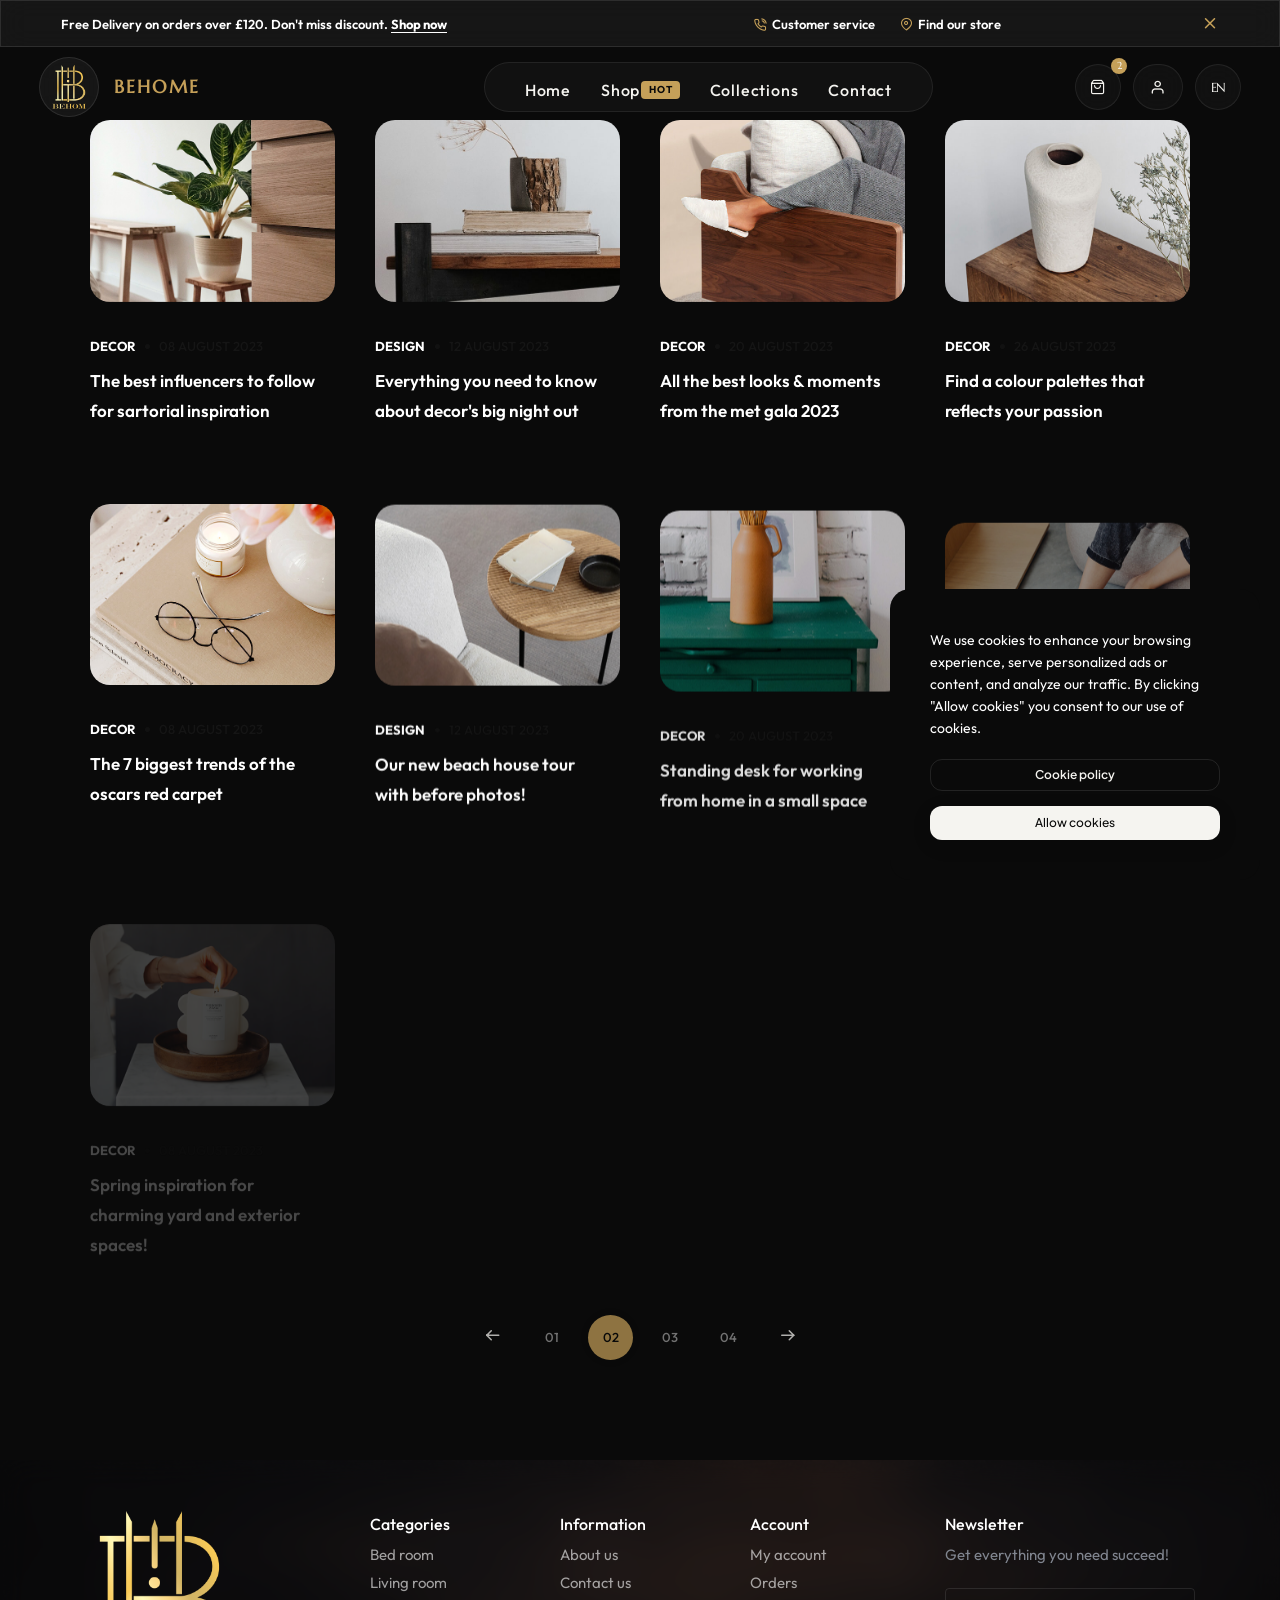
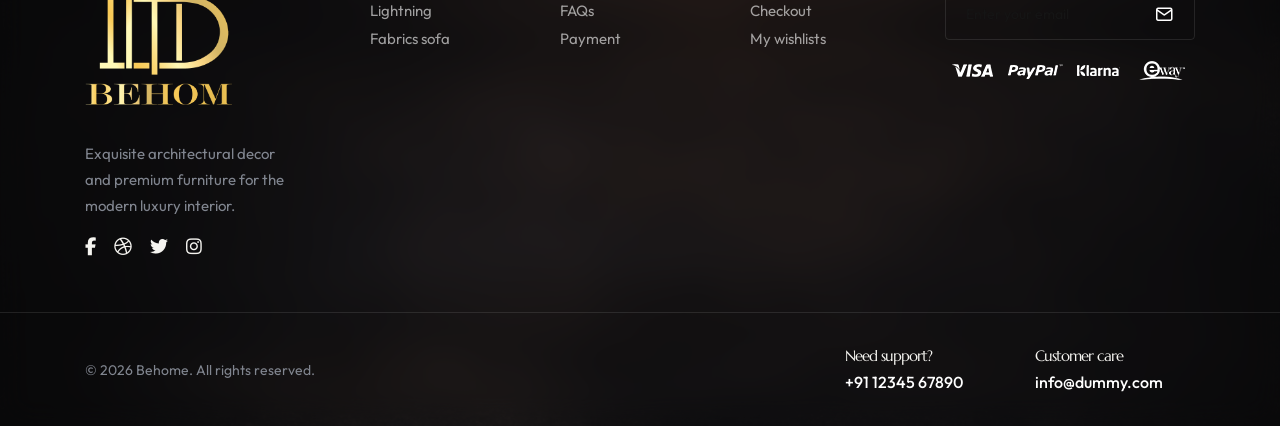
<file: demo-decor-store-blog.html>
﻿<!DOCTYPE html>

<html class="no-js" lang="en">
<head>
<title>Behome - Premium Architectural Decor &amp; Luxury Furniture</title>
<meta charset="utf-8"/>
<meta content="IE=edge" http-equiv="X-UA-Compatible"/>
<meta content="ThemeZaa" name="author">
<meta content="width=device-width,initial-scale=1.0" name="viewport"/>
<meta content="Behome - Premium E-commerce experience for architectural decor, luxury furniture, and high-end interior design. Elevate your living space with our curated collections." name="description">
<!-- Open Graph / Facebook -->
<meta content="website" property="og:type"/>
<meta content="https://mubashir111.github.io/blackrock_ecommerse/" property="og:url"/>
<meta content="Behome - Premium Architectural Decor &amp; Luxury Furniture" property="og:title"/>
<meta content="Behome - Premium E-commerce experience for architectural decor, luxury furniture, and high-end interior design. Elevate your living space with our curated collections." property="og:description"/>
<meta content="https://mubashir111.github.io/blackrock_ecommerse/images/sharing-preview.png" property="og:image"/>
<meta content="1200" property="og:image:width"/>
<meta content="630" property="og:image:height"/>
<meta content="Behome" property="og:site_name"/>
<!-- Twitter -->
<meta content="summary_large_image" property="twitter:card"/>
<meta content="https://mubashir111.github.io/blackrock_ecommerse/" property="twitter:url"/>
<meta content="Behome - Premium Architectural Decor &amp; Luxury Furniture" property="twitter:title"/>
<meta content="Behome - Premium E-commerce experience for architectural decor, luxury furniture, and high-end interior design. Elevate your living space with our curated collections." property="twitter:description"/>
<meta content="https://mubashir111.github.io/blackrock_ecommerse/images/sharing-preview.png" property="twitter:image"/>
<!-- favicon icon -->
<link href="images/favicon.png" rel="shortcut icon"/>
<link href="images/apple-touch-icon-57x57.png" rel="apple-touch-icon"/>
<link href="images/apple-touch-icon-72x72.png" rel="apple-touch-icon" sizes="72x72"/>
<link href="images/apple-touch-icon-114x114.png" rel="apple-touch-icon" sizes="114x114"/>
<!-- google fonts preconnect -->
<link crossorigin="" href="https://fonts.googleapis.com" rel="preconnect"/>
<link crossorigin="" href="https://fonts.gstatic.com" rel="preconnect"/>
<!-- style sheets and font icons  -->
<link href="css/vendors.min.css" rel="stylesheet"/>
<link href="css/icon.min.css" rel="stylesheet"/>
<link href="css/style.min.css" rel="stylesheet"/>
<link href="css/responsive.min.css" rel="stylesheet"/>
<link href="demos/decor-store/decor-store.css?v=7" rel="stylesheet"/>
</meta></meta></head>
<body class="bg-dark-gray" data-mobile-nav-style="classic">
<!-- start header -->
    <header class="header-with-topbar">
        <!-- start header top bar -->
        <div
            class="header-top-bar glass-effect top-bar-dark border-bottom border-color-transparent-white-light px-lg-0">
            <div class="container-fluid">
                <div class="row h-45px align-items-center m-0">
                    <div class="col-lg-7 col-md-8 text-center text-md-start">
                        <div class="fs-13 text-white fw-600">Free Delivery on orders over £120. Don't miss
                            discount. <a class="text-white fw-700 text-decoration-line-bottom"
                                href="demo-decor-store-shop.html">Shop now</a></div>
                    </div>
                    <div class="col-lg-5 col-md-4 text-end d-flex justify-content-end align-items-center">
                        <div class="d-none d-md-flex align-items-center">
                            <a class="widget fs-13 text-white fw-600 me-25px text-white"
                                href="demo-decor-store-contact.html"><i
                                    class="feather icon-feather-phone-call"></i>Customer service</a>
                            <a class="widget fs-13 text-white fw-600 me-25px d-none d-lg-inline-block"
                                href="demo-decor-store-contact.html"><i class="feather icon-feather-map-pin"></i>Find
                                our store</a>
                        </div>
                        <a class="text-white fs-18 ms-auto" href="javascript:void(0)"><i
                                class="feather icon-feather-x"></i></a>
                    </div>
                </div>
            </div>
        </div>
        <!-- end header top bar -->
        <!-- start navigation -->
        <nav class="navbar navbar-expand-lg header-light bg-transparent disable-fixed px-lg-0 py-lg-0">
            <div class="container-fluid px-4 d-flex align-items-center" style="height: 80px;">
                <div class="row w-100 align-items-center m-0">
                    <div class="col-6 col-xl-3 col-lg-2 order-1 d-flex align-items-center">
                        <a class="glass-logo-wrapper" href="index.html">
                            <div class="glass-logo-box">
                                <img alt="Behome Logo" src="images/new/logo/Behome%20Final%20.png" />
                            </div>
                            <span class="logo-text">BEHOME</span>
                        </a>
                    </div>
                    <div class="col-12 col-xl-6 col-lg-8 order-3 order-lg-2 menu-order position-static">
                        <div class="collapse navbar-collapse justify-content-end" id="navbarNav">
                            <!-- Mobile Navigation Header -->
                            <div class="mobile-nav-header d-lg-none">
                                <div class="mobile-logo">
                                    <a class="glass-logo-wrapper" href="index.html">
                                        <div class="glass-logo-box">
                                            <img alt="Behome Logo" src="images/new/logo/Behome%20Final%20.png" />
                                        </div>
                                        <span class="logo-text">BEHOME</span>
                                    </a>
                                </div>
                                <div class="mobile-icons">
                                    <a class="icon-box position-relative" href="demo-decor-store-cart.html">
                                        <i class="feather icon-feather-shopping-bag"></i>
                                        <span
                                            class="cart-count alt-font bg-base-color text-white d-flex align-items-center justify-content-center rounded-circle position-absolute"
                                            style="width: 14px; height: 14px; font-size: 9px; top: -4px; right: -4px; font-weight: 700;">2</span>
                                    </a>
                                    <a class="icon-box" href="demo-decor-store-account.html">
                                        <i class="feather icon-feather-user"></i>
                                    </a>
                                    <div class="close-button" data-bs-target="#navbarNav" data-bs-toggle="collapse">
                                        <i class="feather icon-feather-x"></i>
                                    </div>
                                </div>
                            </div>
                            <div class="glass-pill-nav">
                                <ul class="navbar-nav">
                                    <li class="nav-item"><a class="nav-link text-white-hover" href="index.html">Home</a>
                                    </li>
                                    <li class="nav-item dropdown submenu">
                                        <a class="nav-link text-white-hover" href="demo-decor-store-shop.html">Shop
                                            <span
                                                class="badge bg-base-color text-dark-gray fw-700 py-1 px-2 rounded-1 ms-1"
                                                style="font-size: 10px; vertical-align: middle;">HOT</span></a>
                                        <i aria-expanded="false" class="fa-solid fa-angle-down dropdown-toggle"
                                            data-bs-toggle="dropdown" id="navbarDropdownMenuLink1" role="button"></i>
                                        <div aria-labelledby="navbarDropdownMenuLink1"
                                            class="dropdown-menu submenu-content">
                                            <div class="d-lg-flex mega-menu m-auto flex-column">
                                                <div class="row row-cols-1 row-cols-lg-5 mb-60px md-mb-30px sm-mb-20px">
                                                    <div class="col">
                                                        <ul>
                                                            <li class="sub-title">Furniture</li>
                                                            <li><a href="demo-decor-store-shop.html">Modern chair</a>
                                                            </li>
                                                            <li><a href="demo-decor-store-shop.html">Luxurious sofa</a>
                                                            </li>
                                                            <li><a href="demo-decor-store-shop.html">Sitting tables</a>
                                                            </li>
                                                            <li><a href="demo-decor-store-shop.html">Century cabinet</a>
                                                            </li>
                                                            <li><a href="demo-decor-store-shop.html">Wooden stool</a>
                                                            </li>
                                                            <li><a href="demo-decor-store-shop.html">Dining tabl</a>
                                                            </li>
                                                        </ul>
                                                    </div>
                                                    <div class="col">
                                                        <ul>
                                                            <li class="sub-title">Lighting</li>
                                                            <li><a href="demo-decor-store-shop.html">Table lamps</a>
                                                            </li>
                                                            <li><a href="demo-decor-store-shop.html">Wall lights</a>
                                                            </li>
                                                            <li><a href="demo-decor-store-shop.html">Ceiling lights</a>
                                                            </li>
                                                            <li><a href="demo-decor-store-shop.html">Chandeliers</a>
                                                            </li>
                                                            <li><a href="demo-decor-store-shop.html">Smart lights</a>
                                                            </li>
                                                            <li><a href="demo-decor-store-shop.html">Outdoor lights</a>
                                                            </li>
                                                        </ul>
                                                    </div>
                                                    <div class="col">
                                                        <ul>
                                                            <li class="sub-title">Decor</li>
                                                            <li><a href="demo-decor-store-shop.html">Home decor</a></li>
                                                            <li><a href="demo-decor-store-shop.html">Kitchen decor</a>
                                                            </li>
                                                            <li><a href="demo-decor-store-shop.html">Office decor</a>
                                                            </li>
                                                            <li><a href="demo-decor-store-shop.html">Wooden mirrors</a>
                                                            </li>
                                                            <li><a href="demo-decor-store-shop.html">Designer clocks</a>
                                                            </li>
                                                            <li><a href="demo-decor-store-shop.html">Spiritual</a></li>
                                                        </ul>
                                                    </div>
                                                    <div class="col">
                                                        <ul>
                                                            <li class="sub-title">Cabinetry</li>
                                                            <li><a href="demo-decor-store-shop.html">Wardrobes</a></li>
                                                            <li><a href="demo-decor-store-shop.html">Shoe racks</a></li>
                                                            <li><a href="demo-decor-store-shop.html">Movable</a></li>
                                                            <li><a href="demo-decor-store-shop.html">Folding storage</a>
                                                            </li>
                                                            <li><a href="demo-decor-store-shop.html">Wooden units</a>
                                                            </li>
                                                            <li><a href="demo-decor-store-shop.html">Kids storage</a>
                                                            </li>
                                                        </ul>
                                                    </div>
                                                    <div class="col">
                                                        <ul>
                                                            <li class="sub-title">Commercial</li>
                                                            <li><a href="demo-decor-store-shop.html">Hotel furniture</a>
                                                            </li>
                                                            <li><a href="demo-decor-store-shop.html">Bar furniture</a>
                                                            </li>
                                                            <li><a href="demo-decor-store-shop.html">School
                                                                    furniture</a>
                                                            </li>
                                                            <li><a href="demo-decor-store-shop.html">Public
                                                                    furniture</a>
                                                            </li>
                                                            <li><a href="demo-decor-store-shop.html">Office
                                                                    furniture</a>
                                                            </li>
                                                            <li><a href="demo-decor-store-shop.html">Lab furniture</a>
                                                            </li>
                                                        </ul>
                                                    </div>
                                                </div>
                                                <div class="row row-cols-1 row-cols-md-2">
                                                    <div class="col">
                                                        <a href="demo-decor-store-shop.html"><img alt="" class="w-100"
                                                                src="images/demo-decor-store-menu-banner-01.jpg" /></a>
                                                    </div>
                                                    <div class="col">
                                                        <a href="demo-decor-store-shop.html"><img alt="" class="w-100"
                                                                src="images/demo-decor-store-menu-banner-02.jpg" /></a>
                                                    </div>
                                                </div>
                                            </div>
                                        </div>
                                    </li>
                                    <li class="nav-item dropdown submenu">
                                        <a class="nav-link text-white-hover"
                                            href="demo-decor-store-collections.html">Collections</a>
                                        <i aria-expanded="false" class="fa-solid fa-angle-down dropdown-toggle"
                                            data-bs-toggle="dropdown" id="navbarDropdownMenuLink2" role="button"></i>
                                        <div aria-labelledby="navbarDropdownMenuLink2"
                                            class="dropdown-menu submenu-content">
                                            <div class="d-lg-flex mega-menu m-auto flex-column">
                                                <div
                                                    class="row row-cols-2 row-cols-lg-6 row-cols-sm-3 md-pt-15px align-items-center justify-content-center mb-60px md-mb-30px sm-mb-0">
                                                    <div class="col md-mb-30px">
                                                        <a class="text-center" href="demo-decor-store-collections.html">
                                                            <img alt=""
                                                                src="images/demo-decor-store-menu-category-01.jpg" />
                                                        </a>
                                                        <a class="btn btn-hover-animation text-uppercase-inherit fw-600 ls-0px justify-content-center"
                                                            href="demo-decor-store-collections.html">
                                                            <span>
                                                                <span class="btn-text text-dark-gray fs-16">Designer
                                                                    stool</span>
                                                                <span class="btn-icon"><i
                                                                        class="fa-solid fa-arrow-right m-0"></i></span>
                                                            </span>
                                                        </a>
                                                    </div>
                                                    <div class="col md-mb-30px">
                                                        <a class="text-center" href="demo-decor-store-collections.html">
                                                            <img alt=""
                                                                src="images/demo-decor-store-menu-category-02.jpg" />
                                                        </a>
                                                        <a class="btn btn-hover-animation text-uppercase-inherit fw-600 ls-0px justify-content-center"
                                                            href="demo-decor-store-collections.html">
                                                            <span>
                                                                <span class="btn-text text-dark-gray fs-16">Modern
                                                                    chair</span>
                                                                <span class="btn-icon"><i
                                                                        class="fa-solid fa-arrow-right m-0"></i></span>
                                                            </span>
                                                        </a>
                                                    </div>
                                                    <div class="col md-mb-30px">
                                                        <a class="text-center" href="demo-decor-store-collections.html">
                                                            <img alt=""
                                                                src="images/demo-decor-store-menu-category-03.jpg" />
                                                        </a>
                                                        <a class="btn btn-hover-animation text-uppercase-inherit fw-600 ls-0px justify-content-center"
                                                            href="demo-decor-store-collections.html">
                                                            <span>
                                                                <span class="btn-text text-dark-gray fs-16">Table
                                                                    lamp</span>
                                                                <span class="btn-icon"><i
                                                                        class="fa-solid fa-arrow-right m-0"></i></span>
                                                            </span>
                                                        </a>
                                                    </div>
                                                    <div class="col md-mb-30px">
                                                        <a class="text-center" href="demo-decor-store-collections.html">
                                                            <img alt=""
                                                                src="images/demo-decor-store-menu-category-04.jpg" />
                                                        </a>
                                                        <a class="btn btn-hover-animation text-uppercase-inherit fw-600 ls-0px justify-content-center"
                                                            href="demo-decor-store-collections.html">
                                                            <span>
                                                                <span class="btn-text text-dark-gray fs-16">Home
                                                                    decor</span>
                                                                <span class="btn-icon"><i
                                                                        class="fa-solid fa-arrow-right m-0"></i></span>
                                                            </span>
                                                        </a>
                                                    </div>
                                                    <div class="col md-mb-30px">
                                                        <a class="text-center" href="demo-decor-store-collections.html">
                                                            <img alt=""
                                                                src="images/demo-decor-store-menu-category-05.jpg" />
                                                        </a>
                                                        <a class="btn btn-hover-animation text-uppercase-inherit fw-600 ls-0px justify-content-center"
                                                            href="demo-decor-store-collections.html">
                                                            <span>
                                                                <span class="btn-text text-dark-gray fs-16">Ceramic
                                                                    pots</span>
                                                                <span class="btn-icon"><i
                                                                        class="fa-solid fa-arrow-right m-0"></i></span>
                                                            </span>
                                                        </a>
                                                    </div>
                                                    <div class="col md-mb-30px">
                                                        <a class="text-center" href="demo-decor-store-collections.html">
                                                            <img alt=""
                                                                src="images/demo-decor-store-menu-category-06.jpg" />
                                                        </a>
                                                        <a class="btn btn-hover-animation text-uppercase-inherit fw-600 ls-0px justify-content-center"
                                                            href="demo-decor-store-collections.html">
                                                            <span>
                                                                <span class="btn-text text-dark-gray fs-16">Wooden
                                                                    table</span>
                                                                <span class="btn-icon"><i
                                                                        class="fa-solid fa-arrow-right m-0"></i></span>
                                                            </span>
                                                        </a>
                                                    </div>
                                                </div>
                                                <div class="row row-cols-1 row-cols-md-2">
                                                    <div class="col">
                                                        <a href="demo-decor-store-collections.html"><img alt=""
                                                                src="images/demo-decor-store-menu-banner-03.jpg" /></a>
                                                    </div>
                                                    <div class="col">
                                                        <a href="demo-decor-store-collections.html"><img alt=""
                                                                src="images/demo-decor-store-menu-banner-04.jpg" /></a>
                                                    </div>
                                                </div>
                                            </div>
                                        </div>
                                    </li>
                                    <li class="nav-item"><a class="nav-link text-white-hover"
                                            href="demo-decor-store-contact.html">Contact</a>
                                    </li>
                                </ul>
                            </div>
                        </div>
                    </div>
                    <!-- Right Side Icons -->
                    <div
                        class="col-6 col-xl-3 col-lg-2 order-2 order-lg-3 ms-auto d-flex justify-content-end align-items-center">
                        <div class="d-flex align-items-center" style="gap: 12px;">
                            <!-- Cart Button -->
                            <div class="position-relative">
                                <a class="glass-icon-box" href="demo-decor-store-cart.html">
                                    <i class="feather icon-feather-shopping-bag text-white fs-15"></i>
                                </a>
                                <span
                                    class="cart-count alt-font bg-base-color text-white d-flex align-items-center justify-content-center rounded-circle position-absolute"
                                    style="width: 16px; height: 16px; font-size: 10px; top: -6px; right: -6px; font-weight: 700;">2</span>
                            </div>
                            <!-- User Profile Icon Box -->
                            <div
                                class="position-relative d-flex align-items-center glass-icon-box px-3 d-none d-lg-flex">
                                <a class="d-flex align-items-center justify-content-center w-100 h-100"
                                    href="demo-decor-store-account.html">
                                    <i class="feather icon-feather-user text-white fs-16"></i>
                                </a>
                            </div>
                            <!-- Language Icon Box -->
                            <div
                                class="position-relative d-flex align-items-center glass-icon-box d-none d-lg-flex">
                                <a class="alt-font text-white fw-700 fs-13 lh-1" href="#">
                                    EN
                                </a>
                            </div>
                            <!-- Mobile Menu Toggler -->
                            <div
                                class="glass-icon-box d-flex align-items-center justify-content-center d-lg-none">
                                <button aria-controls="navbarNav" aria-label="Toggle navigation"
                                    class="navbar-toggler p-0 border-0 bg-transparent" data-bs-target="#navbarNav"
                                    data-bs-toggle="collapse" type="button">
                                    <span class="navbar-toggler-line"></span>
                                    <span class="navbar-toggler-line"></span>
                                    <span class="navbar-toggler-line"></span>
                                    <span class="navbar-toggler-line"></span>
                                </button>
                            </div>
                        </div>
                    </div>
                </div>
            </div>
        </nav>
    </header>
    <!-- end header -->
<!-- start section -->
<section>
<div class="container">
<div class="row">
<div class="col-12 px-0">
<ul class="blog-classic blog-wrapper grid-loading grid grid-4col xl-grid-4col lg-grid-3col md-grid-2col sm-grid-2col xs-grid-1col gutter-double-extra-large" data-anime='{ "el": "childs", "translateY": [50, 0], "opacity": [0,1], "duration": 600, "delay":100, "staggervalue": 150, "easing": "easeOutQuad" }'>
<li class="grid-sizer"></li>
<!-- start blog item -->
<li class="grid-item">
<div class="card bg-transparent border-0 h-100">
<div class="blog-image position-relative overflow-hidden border-radius-4px">
<a href="demo-decor-store-blog-single-classic.html"><img alt="" src="images/demo-decor-store-blog-01.jpg"/></a>
</div>
<div class="card-body px-0 pt-30px pb-30px xs-pb-15px">
<span class="fs-13 text-uppercase d-block mb-5px fw-500"><a class="text-white fw-700 categories-text" href="demo-decor-store-blog.html">Decor</a><a class="blog-date" href="demo-decor-store-blog.html#">08 August
                                            2023</a></span>
<a class="card-title fw-600 fs-17 lh-30 text-white d-inline-block w-95 xs-w-100" href="demo-decor-store-blog-single-classic.html">The
                                        best influencers to follow for sartorial inspiration</a>
</div>
</div>
</li>
<!-- end blog item -->
<!-- start blog item -->
<li class="grid-item">
<div class="card bg-transparent border-0 h-100">
<div class="blog-image position-relative overflow-hidden border-radius-4px">
<a href="demo-decor-store-blog-single-classic.html"><img alt="" src="images/demo-decor-store-blog-02.jpg"/></a>
</div>
<div class="card-body px-0 pt-30px pb-30px xs-pb-15px">
<span class="fs-13 text-uppercase d-block mb-5px fw-500"><a class="text-white fw-700 categories-text" href="demo-decor-store-blog.html">Design</a><a class="blog-date" href="demo-decor-store-blog.html#">12 August
                                            2023</a></span>
<a class="card-title fw-600 fs-17 lh-30 text-white d-inline-block w-95 xs-w-100" href="demo-decor-store-blog-single-classic.html">Everything
                                        you need to know about decor's big night out</a>
</div>
</div>
</li>
<!-- end blog item -->
<!-- start blog item -->
<li class="grid-item">
<div class="card bg-transparent border-0 h-100">
<div class="blog-image position-relative overflow-hidden border-radius-4px">
<a href="demo-decor-store-blog-single-classic.html"><img alt="" src="images/demo-decor-store-blog-03.jpg"/></a>
</div>
<div class="card-body px-0 pt-30px pb-30px xs-pb-15px">
<span class="fs-13 text-uppercase d-block mb-5px fw-500"><a class="text-white fw-700 categories-text" href="demo-decor-store-blog.html">Decor</a><a class="blog-date" href="demo-decor-store-blog.html#">20 August
                                            2023</a></span>
<a class="card-title fw-600 fs-17 lh-30 text-white d-inline-block w-95 xs-w-100" href="demo-decor-store-blog-single-classic.html">All
                                        the best looks &amp; moments from the met gala 2023</a>
</div>
</div>
</li>
<!-- end blog item -->
<!-- start blog item -->
<li class="grid-item">
<div class="card bg-transparent border-0 h-100">
<div class="blog-image position-relative overflow-hidden border-radius-4px">
<a href="demo-decor-store-blog-single-classic.html"><img alt="" src="images/demo-decor-store-blog-04.jpg"/></a>
</div>
<div class="card-body px-0 pt-30px pb-30px xs-pb-15px">
<span class="fs-13 text-uppercase d-block mb-5px fw-500"><a class="text-white fw-700 categories-text" href="demo-decor-store-blog.html">Decor</a><a class="blog-date" href="demo-decor-store-blog.html#">26 August
                                            2023</a></span>
<a class="card-title fw-600 fs-17 lh-30 text-white d-inline-block w-95 xs-w-100" href="demo-decor-store-blog-single-classic.html">Find
                                        a colour palettes that reflects your passion</a>
</div>
</div>
</li>
<!-- end blog item -->
<!-- start blog item -->
<li class="grid-item">
<div class="card bg-transparent border-0 h-100">
<div class="blog-image position-relative overflow-hidden border-radius-4px">
<a href="demo-decor-store-blog-single-classic.html"><img alt="" src="images/demo-decor-store-blog-05.jpg"/></a>
</div>
<div class="card-body px-0 pt-30px pb-30px xs-pb-15px">
<span class="fs-13 text-uppercase d-block mb-5px fw-500"><a class="text-white fw-700 categories-text" href="demo-decor-store-blog.html">Decor</a><a class="blog-date" href="demo-decor-store-blog.html#">08 August
                                            2023</a></span>
<a class="card-title fw-600 fs-17 lh-30 text-white d-inline-block w-95 xs-w-100" href="demo-decor-store-blog-single-classic.html">The
                                        7 biggest trends of the oscars red carpet</a>
</div>
</div>
</li>
<!-- end blog item -->
<!-- start blog item -->
<li class="grid-item">
<div class="card bg-transparent border-0 h-100">
<div class="blog-image position-relative overflow-hidden border-radius-4px">
<a href="demo-decor-store-blog-single-classic.html"><img alt="" src="images/demo-decor-store-blog-06.jpg"/></a>
</div>
<div class="card-body px-0 pt-30px pb-30px xs-pb-15px">
<span class="fs-13 text-uppercase d-block mb-5px fw-500"><a class="text-white fw-700 categories-text" href="demo-decor-store-blog.html">Design</a><a class="blog-date" href="demo-decor-store-blog.html#">12 August
                                            2023</a></span>
<a class="card-title fw-600 fs-17 lh-30 text-white d-inline-block w-95 xs-w-100" href="demo-decor-store-blog-single-classic.html">Our
                                        new beach house tour with before photos!</a>
</div>
</div>
</li>
<!-- end blog item -->
<!-- start blog item -->
<li class="grid-item">
<div class="card bg-transparent border-0 h-100">
<div class="blog-image position-relative overflow-hidden border-radius-4px">
<a href="demo-decor-store-blog-single-classic.html"><img alt="" src="images/demo-decor-store-blog-07.jpg"/></a>
</div>
<div class="card-body px-0 pt-30px pb-30px xs-pb-15px">
<span class="fs-13 text-uppercase d-block mb-5px fw-500"><a class="text-white fw-700 categories-text" href="demo-decor-store-blog.html">Decor</a><a class="blog-date" href="demo-decor-store-blog.html#">20 August
                                            2023</a></span>
<a class="card-title fw-600 fs-17 lh-30 text-white d-inline-block w-95 xs-w-100" href="demo-decor-store-blog-single-classic.html">Standing
                                        desk for working from home in a small space</a>
</div>
</div>
</li>
<!-- end blog item -->
<!-- start blog item -->
<li class="grid-item">
<div class="card bg-transparent border-0 h-100">
<div class="blog-image position-relative overflow-hidden border-radius-4px">
<a href="demo-decor-store-blog-single-classic.html"><img alt="" src="images/demo-decor-store-blog-08.jpg"/></a>
</div>
<div class="card-body px-0 pt-30px pb-30px xs-pb-15px">
<span class="fs-13 text-uppercase d-block mb-5px fw-500"><a class="text-white fw-700 categories-text" href="demo-decor-store-blog.html">Decor</a><a class="blog-date" href="demo-decor-store-blog.html#">26 August
                                            2023</a></span>
<a class="card-title fw-600 fs-17 lh-30 text-white d-inline-block w-95 xs-w-100" href="demo-decor-store-blog-single-classic.html">Simple
                                        strawberry crisp recipe with easter pie crust cutouts</a>
</div>
</div>
</li>
<!-- end blog item -->
<!-- start blog item -->
<li class="grid-item">
<div class="card bg-transparent border-0 h-100">
<div class="blog-image position-relative overflow-hidden border-radius-4px">
<a href="demo-decor-store-blog-single-classic.html"><img alt="" src="images/demo-decor-store-blog-09.jpg"/></a>
</div>
<div class="card-body px-0 pt-30px pb-30px xs-pb-15px">
<span class="fs-13 text-uppercase d-block mb-5px fw-500"><a class="text-white fw-700 categories-text" href="demo-decor-store-blog.html">Decor</a><a class="blog-date" href="demo-decor-store-blog.html#">08 August
                                            2023</a></span>
<a class="card-title fw-600 fs-17 lh-30 text-white d-inline-block w-95 xs-w-100" href="demo-decor-store-blog-single-classic.html">Spring
                                        inspiration for charming yard and exterior spaces!</a>
</div>
</div>
</li>
<!-- end blog item -->
<!-- start blog item -->
<li class="grid-item">
<div class="card bg-transparent border-0 h-100">
<div class="blog-image position-relative overflow-hidden border-radius-4px">
<a href="demo-decor-store-blog-single-classic.html"><img alt="" src="images/demo-decor-store-blog-10.jpg"/></a>
</div>
<div class="card-body px-0 pt-30px pb-30px xs-pb-15px">
<span class="fs-13 text-uppercase d-block mb-5px fw-500"><a class="text-white fw-700 categories-text" href="demo-decor-store-blog.html">Design</a><a class="blog-date" href="demo-decor-store-blog.html#">12 August
                                            2023</a></span>
<a class="card-title fw-600 fs-17 lh-30 text-white d-inline-block w-95 xs-w-100" href="demo-decor-store-blog-single-classic.html">Our
                                        kitchen and dining room remodeling plans</a>
</div>
</div>
</li>
<!-- end blog item -->
<!-- start blog item -->
<li class="grid-item">
<div class="card bg-transparent border-0 h-100">
<div class="blog-image position-relative overflow-hidden border-radius-4px">
<a href="demo-decor-store-blog-single-classic.html"><img alt="" src="images/demo-decor-store-blog-11.jpg"/></a>
</div>
<div class="card-body px-0 pt-30px pb-30px xs-pb-15px">
<span class="fs-13 text-uppercase d-block mb-5px fw-500"><a class="text-white fw-700 categories-text" href="demo-decor-store-blog.html">Decor</a><a class="blog-date" href="demo-decor-store-blog.html#">20 August
                                            2023</a></span>
<a class="card-title fw-600 fs-17 lh-30 text-white d-inline-block w-95 xs-w-100" href="demo-decor-store-blog-single-classic.html">A
                                        classic white kitchen with colorful patterned</a>
</div>
</div>
</li>
<!-- end blog item -->
<!-- start blog item -->
<li class="grid-item">
<div class="card bg-transparent border-0 h-100">
<div class="blog-image position-relative overflow-hidden border-radius-4px">
<a href="demo-decor-store-blog-single-classic.html"><img alt="" src="images/demo-decor-store-blog-12.jpg"/></a>
</div>
<div class="card-body px-0 pt-30px pb-30px xs-pb-15px">
<span class="fs-13 text-uppercase d-block mb-5px fw-500"><a class="text-white fw-700 categories-text" href="demo-decor-store-blog.html">Decor</a><a class="blog-date" href="demo-decor-store-blog.html#">26 August
                                            2023</a></span>
<a class="card-title fw-600 fs-17 lh-30 text-white d-inline-block w-95 xs-w-100" href="demo-decor-store-blog-single-classic.html">Three
                                        simple updates to make your bedroom your winter</a>
</div>
</div>
</li>
<!-- end blog item -->
</ul>
</div>
<div class="col-12 mt-3 sm-mb-3 d-flex justify-content-center" data-anime='{ "translateY": [0, 0], "opacity": [0,1], "duration": 600, "delay":100, "staggervalue": 150, "easing": "easeOutQuad" }'>
<ul class="pagination pagination-style-01 fs-13 fw-500 mb-0">
<li class="page-item"><a class="page-link" href="demo-decor-store-blog.html#"><i class="feather icon-feather-arrow-left fs-18 d-xs-none"></i></a></li>
<li class="page-item"><a class="page-link" href="demo-decor-store-blog.html#">01</a></li>
<li class="page-item active"><a class="page-link" href="demo-decor-store-blog.html#">02</a></li>
<li class="page-item"><a class="page-link" href="demo-decor-store-blog.html#">03</a></li>
<li class="page-item"><a class="page-link" href="demo-decor-store-blog.html#">04</a></li>
<li class="page-item"><a class="page-link" href="demo-decor-store-blog.html#"><i class="feather icon-feather-arrow-right fs-18 d-xs-none"></i></a></li>
</ul>
</div>
</div>
</div>
</section>
<!-- end section -->
<!-- start footer -->
<footer class="footer-dark bg-dark-gray pb-0 pt-0 cover-background" style="background-image: linear-gradient(rgba(10, 10, 10, 0.85), rgba(10, 10, 10, 0.85)), url('images/new/bg/bg1.png')">
<div class="container pt-4 pb-4 md-pt-45px md-pb-45px">
<div class="row justify-content-center">
<!-- start footer column -->
<div class="col-6 col-lg-3 last-paragraph-no-margin order-sm-1 md-mb-50px xs-mb-30px">
<a class="footer-logo mb-30px d-inline-block" href="index.html">
<img alt="Behome Logo" src="images/new/logo/Behome%20Final%20.png" style="max-height: 200px;"/>
</a>
<p class="w-80 sm-w-100">Exquisite architectural decor and premium furniture for the modern luxury
                        interior.</p>
<div class="elements-social social-icon-style-02 mt-15px">
<ul class="small-icon light">
<li><a class="facebook" href="https://www.facebook.com/" target="_blank"><i class="fa-brands fa-facebook-f"></i></a></li>
<li><a class="dribbble" href="http://www.dribbble.com" target="_blank"><i class="fa-brands fa-dribbble"></i></a></li>
<li><a class="twitter" href="https://www.twitter.com" target="_blank"><i class="fa-brands fa-twitter"></i></a></li>
<li><a class="instagram" href="https://www.instagram.com" target="_blank"><i class="fa-brands fa-instagram"></i></a></li>
</ul>
</div>
</div>
<!-- end footer column -->
<!-- start footer column -->
<div class="col-6 col-lg-2 col-sm-4 xs-mb-30px order-sm-3 order-lg-2">
<span class="fs-16 fw-500 d-block text-white mb-5px">Categories</span>
<ul>
<li><a href="demo-decor-store-shop.html">Bed room</a></li>
<li><a href="demo-decor-store-shop.html">Living room</a></li>
<li><a href="demo-decor-store-shop.html">Lightning</a></li>
<li><a href="demo-decor-store-shop.html">Fabrics sofa</a></li>
</ul>
</div>
<!-- end footer column -->
<!-- start footer column -->
<div class="col-6 col-lg-2 col-sm-4 xs-mb-30px order-sm-3 order-lg-2">
<span class="fs-16 fw-500 d-block text-white mb-5px">Information</span>
<ul>
<li><a href="demo-decor-store-about.html">About us</a></li>
<li><a href="demo-decor-store-contact.html">Contact us</a></li>
<li><a href="demo-decor-store-faq.html">FAQs</a></li>
<li><a href="demo-decor-store-faq.html">Payment</a></li>
</ul>
</div>
<!-- end footer column -->
<!-- start footer column -->
<div class="col-6 col-lg-2 col-sm-4 xs-mb-30px order-sm-3 order-lg-2">
<span class="fs-16 fw-500 d-block text-white mb-5px">Account</span>
<ul>
<li><a href="demo-decor-store-account.html">My account</a></li>
<li><a href="demo-decor-store-cart.html">Orders</a></li>
<li><a href="demo-decor-store-checkout.html">Checkout</a></li>
<li><a href="demo-decor-store-wishlist.html">My wishlists</a></li>
</ul>
</div>
<!-- end footer column -->
<!-- start footer column -->
<div class="col-lg-3 col-sm-6 ps-20px sm-ps-15px md-mb-50px xs-mb-0 order-sm-2 order-lg-5">
<span class="fs-16 fw-500 d-block text-white mb-5px">Newsletter</span>
<div class="mb-20px">Get everything you need succeed!</div>
<div class="d-inline-block w-100 newsletter-style-02 position-relative mb-15px">
<form action="https://craftohtml.themezaa.com/email-templates/subscribe-newsletter.php" class="position-relative w-100" method="post">
<input class="bg-transparent border-color-transparent-white-light w-100 form-control pe-50px ps-20px lg-ps-15px required" name="email" placeholder="Enter your email" type="email"/>
<input name="redirect" type="hidden" value=""/>
<button aria-label="submit" class="btn pe-20px submit"><i class="icon feather icon-feather-mail icon-small text-white"></i></button>
<div class="form-results border-radius-4px pt-5px pb-5px ps-15px pe-15px fs-14 lh-22 mt-10px w-100 text-center position-absolute d-none">
</div>
</form>
</div>
<div class="footer-card">
<a class="d-inline-block me-5px align-middle" href="demo-decor-store-shop.html"><img alt="" src="images/demo-decor-store-payment-icon-01.png"/></a>
<a class="d-inline-block me-5px align-middle" href="demo-decor-store-shop.html"><img alt="" src="images/demo-decor-store-payment-icon-02.png"/></a>
<a class="d-inline-block me-5px align-middle" href="demo-decor-store-shop.html"><img alt="" src="images/demo-decor-store-payment-icon-03.png"/></a>
<a class="d-inline-block me-5px align-middle" href="demo-decor-store-shop.html"><img alt="" src="images/demo-decor-store-payment-icon-04.png"/></a>
</div>
</div>
<!-- end footer column -->
</div>
</div>
<div class="border-top border-color-transparent-white-light pt-30px pb-30px">
<div class="container">
<div class="row align-items-center justify-content-center">
<div class="col-xl-8 last-paragraph-no-margin text-center text-xl-start lg-mt-20px order-3 order-xl-1">
<p class="fs-14 w-90 xl-w-100">© 2026 Behome. All rights reserved.</p>
</div>
<div class="col-6 col-xl-2 col-md-3 col-sm-5 text-center text-xl-start order-1 order-xl-2">
<span class="lh-26 alt-font d-block">Need support?</span>
<a class="fs-16 text-white fw-500" href="tel:911234567890">+91 12345 67890</a>
</div>
<div class="col-6 col-xl-2 col-md-3 col-sm-5 text-center text-xl-start order-2 order-xl-3">
<span class="lh-26 alt-font d-block">Customer care</span>
<a class="fs-16 text-white fw-500" href="mailto:info@dummy.com">info@dummy.com</a>
</div>
</div>
</div>
</div>
</footer>
<!-- end footer -->
<!-- start cookie message -->
<div class="cookie-message bg-dark-gray border-radius-8px" id="cookies-model">
<div class="cookie-description fs-14 text-white mb-20px lh-22">We use cookies to enhance your browsing
            experience, serve personalized ads or content, and analyze our traffic. By clicking "Allow cookies" you
            consent to our use of cookies. </div>
<div class="cookie-btn">
<a aria-label="btn" class="btn btn-transparent-white border-1 border-color-transparent-white-light btn-very-small btn-switch-text btn-rounded w-100 mb-15px" href="demo-decor-store-blog.html#">
<span>
<span class="btn-double-text" data-text="Cookie policy">Cookie policy</span>
</span>
</a>
<a aria-label="text" class="btn btn-white btn-very-small btn-switch-text btn-box-shadow accept_cookies_btn btn-rounded w-100" data-accept-btn="" href="demo-decor-store-blog.html#">
<span>
<span class="btn-double-text" data-text="Allow cookies">Allow cookies</span>
</span>
</a>
</div>
</div>
<!-- end cookie message -->
<!-- start scroll progress -->
<div class="scroll-progress d-none d-xxl-block">
<a aria-label="scroll" class="scroll-top" href="demo-decor-store-blog.html#">
<span class="scroll-text">Scroll</span><span class="scroll-line"><span class="scroll-point"></span></span>
</a>
</div>
<!-- end scroll progress -->
<!-- javascript libraries -->
<script data-cfasync="false" src="cdn-cgi/scripts/5c5dd728/cloudflare-static/email-decode.min.js"></script>
<script src="js/jquery.js" type="text/javascript"></script>
<script src="js/vendors.min.js" type="text/javascript"></script>
<script src="js/main.js" type="text/javascript"></script>
<!-- Mega Menu Alignment Fix -->
    <script>
        document.addEventListener('DOMContentLoaded', function () {
            function updateMegaMenuPosition() {
                if (window.innerWidth >= 992) {
                    var container = document.querySelector('.navbar .container-fluid');
                    if (!container) return;
                    var containerRect = container.getBoundingClientRect();

                    var megaMenus = document.querySelectorAll('.navbar-nav .dropdown-menu.submenu-content');
                    megaMenus.forEach(function (menu) {
                        var navItem = menu.closest('.nav-item');
                        var pillNav = menu.closest('.glass-pill-nav');

                        if (pillNav && navItem) {
                            var pillRect = pillNav.getBoundingClientRect();
                            var itemRect = navItem.getBoundingClientRect();

                            // Since .nav-item now has position: relative (for the hover bridge),
                            // we calculate the left offset to align with the container's left edge.
                            var leftOffset = containerRect.left - itemRect.left;
                            
                            menu.style.setProperty('position', 'absolute', 'important');
                            menu.style.setProperty('left', leftOffset + 'px', 'important');
                            menu.style.setProperty('width', containerRect.width + 'px', 'important');
                            menu.style.setProperty('max-width', containerRect.width + 'px', 'important');
                            menu.style.setProperty('margin-left', '0', 'important');
                            menu.style.setProperty('transform', 'none', 'important');
                        }
                    });
                } else {
                    var megaMenus = document.querySelectorAll('.navbar-nav .dropdown-menu.submenu-content');
                    megaMenus.forEach(function (menu) {
                        menu.style.removeProperty('position');
                        menu.style.removeProperty('left');
                        menu.style.removeProperty('width');
                        menu.style.removeProperty('max-width');
                        menu.style.removeProperty('margin-left');
                        menu.style.removeProperty('transform');
                    });
                }
            }

            // Run on load and resize
            updateMegaMenuPosition();
            window.addEventListener('resize', updateMegaMenuPosition);

            // Also run when any dropdown toggles are interacted with (hover for desktop)
            var dropdowns = document.querySelectorAll('.navbar-nav .nav-item.dropdown');
            dropdowns.forEach(function (dropdown) {
                dropdown.addEventListener('mouseenter', updateMegaMenuPosition);
            });
        });
    </script>

    <!-- Behome Premium Animation System -->
    <script>
        (function () {
            'use strict';

            var animObserver = new IntersectionObserver(function (entries) {
                entries.forEach(function (entry) {
                    if (entry.isIntersecting) {
                        entry.target.classList.add('animated');
                        animObserver.unobserve(entry.target);
                    }
                });
            }, { threshold: 0.12, rootMargin: '0px 0px -40px 0px' });

            function observeAnimations() {
                document.querySelectorAll('.fade-in-up, .fade-in-left').forEach(function (el) {
                    animObserver.observe(el);
                });
            }

            function applyAnimationClasses() {
                var sectionSelectors = [
                    'section .container > .row',
                    'section .container-fluid > .row',
                    '.shop-box',
                    '.feature-box',
                    '.categories-style-01',
                    'footer .footer-title',
                    'footer .col-lg-3',
                    'footer .col-lg-2'
                ];
                sectionSelectors.forEach(function (sel) {
                    document.querySelectorAll(sel).forEach(function (el, idx) {
                        if (!el.classList.contains('fade-in-up')) {
                            el.classList.add('fade-in-up');
                            el.style.transitionDelay = (idx * 0.07) + 's';
                        }
                    });
                });
                var grids = document.querySelectorAll('.row.row-cols-1.row-cols-lg-4, .row.row-cols-1.row-cols-md-3');
                grids.forEach(function (grid) { grid.classList.add('stagger-children'); });
            }

            function highlightActivePage() {
                var path = window.location.pathname.split('/').pop() || 'index.html';
                document.querySelectorAll('.navbar-nav .nav-link').forEach(function (link) {
                    var href = link.getAttribute('href');
                    if (href && href === path) { link.parentElement.classList.add('active'); }
                });
            }

            function handleNavbarScroll() {
                var navbar = document.querySelector('header nav.navbar');
                if (!navbar) return;
                window.addEventListener('scroll', function () {
                    if (window.scrollY > 60) {
                        navbar.style.background = 'rgba(10,10,10,0.92)';
                                                                        navbar.style.boxShadow = '0 2px 30px rgba(0,0,0,0.4)';
                        navbar.style.transition = 'background 0.4s ease, box-shadow 0.4s ease';
                    } else {
                        navbar.style.background = '';
                        navbar.style.boxShadow = '';
                    }
                }, { passive: true });
            }

            function addRippleEffect() {
                document.addEventListener('click', function (e) {
                    var btn = e.target.closest('.btn');
                    if (!btn) return;
                    var ripple = document.createElement('span');
                    var rect = btn.getBoundingClientRect();
                    var size = Math.max(rect.width, rect.height);
                    ripple.style.cssText = [
                        'position:absolute', 'border-radius:50%', 'transform:scale(0)',
                        'animation:rippleEffect 0.5s ease-out forwards',
                        'background:rgba(197,160,89,0.25)', 'pointer-events:none',
                        'width:' + size + 'px', 'height:' + size + 'px',
                        'top:' + (e.clientY - rect.top - size / 2) + 'px',
                        'left:' + (e.clientX - rect.left - size / 2) + 'px'
                    ].join(';');
                    btn.appendChild(ripple);
                    setTimeout(function () { ripple.remove(); }, 600);
                });
                if (!document.getElementById('behome-ripple-style')) {
                    var style = document.createElement('style');
                    style.id = 'behome-ripple-style';
                    style.textContent = '@keyframes rippleEffect{to{transform:scale(2.5);opacity:0;}}';
                    document.head.appendChild(style);
                }
            }

            document.addEventListener('DOMContentLoaded', function () {
                applyAnimationClasses();
                observeAnimations();
                highlightActivePage();
                handleNavbarScroll();
                addRippleEffect();
            });
        })();
    </script>
</body>
</html>
</file>
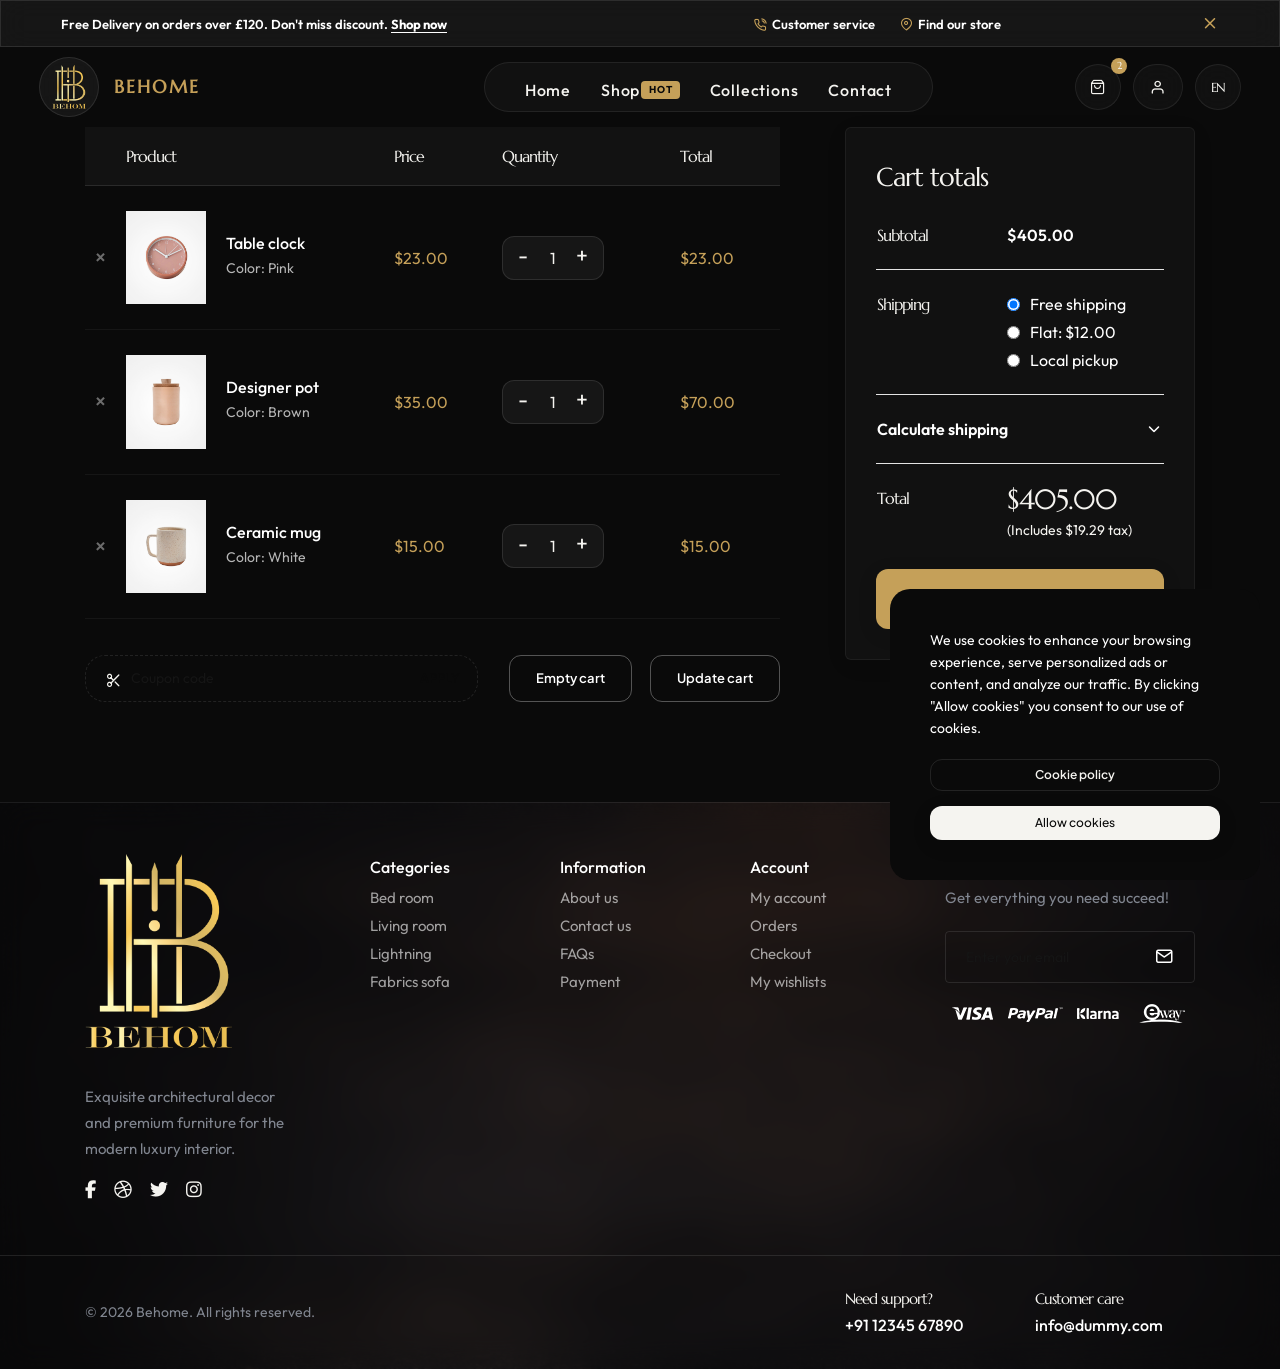
<file: demo-decor-store-cart.html>
﻿<!DOCTYPE html>

<html class="no-js" lang="en">
<head>
<title>Behome - Premium Architectural Decor &amp; Luxury Furniture</title>
<meta charset="utf-8"/>
<meta content="IE=edge" http-equiv="X-UA-Compatible"/>
<meta content="ThemeZaa" name="author">
<meta content="width=device-width,initial-scale=1.0" name="viewport"/>
<meta content="Behome - Premium E-commerce experience for architectural decor, luxury furniture, and high-end interior design. Elevate your living space with our curated collections." name="description">
<!-- Open Graph / Facebook -->
<meta content="website" property="og:type"/>
<meta content="https://mubashir111.github.io/blackrock_ecommerse/" property="og:url"/>
<meta content="Behome - Premium Architectural Decor &amp; Luxury Furniture" property="og:title"/>
<meta content="Behome - Premium E-commerce experience for architectural decor, luxury furniture, and high-end interior design. Elevate your living space with our curated collections." property="og:description"/>
<meta content="https://mubashir111.github.io/blackrock_ecommerse/images/sharing-preview.png" property="og:image"/>
<meta content="1200" property="og:image:width"/>
<meta content="630" property="og:image:height"/>
<meta content="Behome" property="og:site_name"/>
<!-- Twitter -->
<meta content="summary_large_image" property="twitter:card"/>
<meta content="https://mubashir111.github.io/blackrock_ecommerse/" property="twitter:url"/>
<meta content="Behome - Premium Architectural Decor &amp; Luxury Furniture" property="twitter:title"/>
<meta content="Behome - Premium E-commerce experience for architectural decor, luxury furniture, and high-end interior design. Elevate your living space with our curated collections." property="twitter:description"/>
<meta content="https://mubashir111.github.io/blackrock_ecommerse/images/sharing-preview.png" property="twitter:image"/>
<!-- favicon icon -->
<link href="images/favicon.png" rel="shortcut icon"/>
<link href="images/apple-touch-icon-57x57.png" rel="apple-touch-icon"/>
<link href="images/apple-touch-icon-72x72.png" rel="apple-touch-icon" sizes="72x72"/>
<link href="images/apple-touch-icon-114x114.png" rel="apple-touch-icon" sizes="114x114"/>
<!-- google fonts preconnect -->
<link crossorigin="" href="https://fonts.googleapis.com" rel="preconnect"/>
<link crossorigin="" href="https://fonts.gstatic.com" rel="preconnect"/>
<!-- style sheets and font icons  -->
<link href="css/vendors.min.css" rel="stylesheet"/>
<link href="css/icon.min.css" rel="stylesheet"/>
<link href="css/style.min.css" rel="stylesheet"/>
<link href="css/responsive.min.css" rel="stylesheet"/>
<link href="demos/decor-store/decor-store.css?v=7" rel="stylesheet"/>
</meta></meta></head>
<body class="bg-dark-gray" data-mobile-nav-style="classic">
<!-- start header -->
    <header class="header-with-topbar">
        <!-- start header top bar -->
        <div
            class="header-top-bar glass-effect top-bar-dark border-bottom border-color-transparent-white-light px-lg-0">
            <div class="container-fluid">
                <div class="row h-45px align-items-center m-0">
                    <div class="col-lg-7 col-md-8 text-center text-md-start">
                        <div class="fs-13 text-white fw-600">Free Delivery on orders over £120. Don't miss
                            discount. <a class="text-white fw-700 text-decoration-line-bottom"
                                href="demo-decor-store-shop.html">Shop now</a></div>
                    </div>
                    <div class="col-lg-5 col-md-4 text-end d-flex justify-content-end align-items-center">
                        <div class="d-none d-md-flex align-items-center">
                            <a class="widget fs-13 text-white fw-600 me-25px text-white"
                                href="demo-decor-store-contact.html"><i
                                    class="feather icon-feather-phone-call"></i>Customer service</a>
                            <a class="widget fs-13 text-white fw-600 me-25px d-none d-lg-inline-block"
                                href="demo-decor-store-contact.html"><i class="feather icon-feather-map-pin"></i>Find
                                our store</a>
                        </div>
                        <a class="text-white fs-18 ms-auto" href="javascript:void(0)"><i
                                class="feather icon-feather-x"></i></a>
                    </div>
                </div>
            </div>
        </div>
        <!-- end header top bar -->
        <!-- start navigation -->
        <nav class="navbar navbar-expand-lg header-light bg-transparent disable-fixed px-lg-0 py-lg-0">
            <div class="container-fluid px-4 d-flex align-items-center" style="height: 80px;">
                <div class="row w-100 align-items-center m-0">
                    <div class="col-6 col-xl-3 col-lg-2 order-1 d-flex align-items-center">
                        <a class="glass-logo-wrapper" href="index.html">
                            <div class="glass-logo-box">
                                <img alt="Behome Logo" src="images/new/logo/Behome%20Final%20.png" />
                            </div>
                            <span class="logo-text">BEHOME</span>
                        </a>
                    </div>
                    <div class="col-12 col-xl-6 col-lg-8 order-3 order-lg-2 menu-order position-static">
                        <div class="collapse navbar-collapse justify-content-end" id="navbarNav">
                            <!-- Mobile Navigation Header -->
                            <div class="mobile-nav-header d-lg-none">
                                <div class="mobile-logo">
                                    <a class="glass-logo-wrapper" href="index.html">
                                        <div class="glass-logo-box">
                                            <img alt="Behome Logo" src="images/new/logo/Behome%20Final%20.png" />
                                        </div>
                                        <span class="logo-text">BEHOME</span>
                                    </a>
                                </div>
                                <div class="mobile-icons">
                                    <a class="icon-box position-relative" href="demo-decor-store-cart.html">
                                        <i class="feather icon-feather-shopping-bag"></i>
                                        <span
                                            class="cart-count alt-font bg-base-color text-white d-flex align-items-center justify-content-center rounded-circle position-absolute"
                                            style="width: 14px; height: 14px; font-size: 9px; top: -4px; right: -4px; font-weight: 700;">2</span>
                                    </a>
                                    <a class="icon-box" href="demo-decor-store-account.html">
                                        <i class="feather icon-feather-user"></i>
                                    </a>
                                    <div class="close-button" data-bs-target="#navbarNav" data-bs-toggle="collapse">
                                        <i class="feather icon-feather-x"></i>
                                    </div>
                                </div>
                            </div>
                            <div class="glass-pill-nav">
                                <ul class="navbar-nav">
                                    <li class="nav-item"><a class="nav-link text-white-hover" href="index.html">Home</a>
                                    </li>
                                    <li class="nav-item dropdown submenu">
                                        <a class="nav-link text-white-hover" href="demo-decor-store-shop.html">Shop
                                            <span
                                                class="badge bg-base-color text-dark-gray fw-700 py-1 px-2 rounded-1 ms-1"
                                                style="font-size: 10px; vertical-align: middle;">HOT</span></a>
                                        <i aria-expanded="false" class="fa-solid fa-angle-down dropdown-toggle"
                                            data-bs-toggle="dropdown" id="navbarDropdownMenuLink1" role="button"></i>
                                        <div aria-labelledby="navbarDropdownMenuLink1"
                                            class="dropdown-menu submenu-content">
                                            <div class="d-lg-flex mega-menu m-auto flex-column">
                                                <div class="row row-cols-1 row-cols-lg-5 mb-60px md-mb-30px sm-mb-20px">
                                                    <div class="col">
                                                        <ul>
                                                            <li class="sub-title">Furniture</li>
                                                            <li><a href="demo-decor-store-shop.html">Modern chair</a>
                                                            </li>
                                                            <li><a href="demo-decor-store-shop.html">Luxurious sofa</a>
                                                            </li>
                                                            <li><a href="demo-decor-store-shop.html">Sitting tables</a>
                                                            </li>
                                                            <li><a href="demo-decor-store-shop.html">Century cabinet</a>
                                                            </li>
                                                            <li><a href="demo-decor-store-shop.html">Wooden stool</a>
                                                            </li>
                                                            <li><a href="demo-decor-store-shop.html">Dining tabl</a>
                                                            </li>
                                                        </ul>
                                                    </div>
                                                    <div class="col">
                                                        <ul>
                                                            <li class="sub-title">Lighting</li>
                                                            <li><a href="demo-decor-store-shop.html">Table lamps</a>
                                                            </li>
                                                            <li><a href="demo-decor-store-shop.html">Wall lights</a>
                                                            </li>
                                                            <li><a href="demo-decor-store-shop.html">Ceiling lights</a>
                                                            </li>
                                                            <li><a href="demo-decor-store-shop.html">Chandeliers</a>
                                                            </li>
                                                            <li><a href="demo-decor-store-shop.html">Smart lights</a>
                                                            </li>
                                                            <li><a href="demo-decor-store-shop.html">Outdoor lights</a>
                                                            </li>
                                                        </ul>
                                                    </div>
                                                    <div class="col">
                                                        <ul>
                                                            <li class="sub-title">Decor</li>
                                                            <li><a href="demo-decor-store-shop.html">Home decor</a></li>
                                                            <li><a href="demo-decor-store-shop.html">Kitchen decor</a>
                                                            </li>
                                                            <li><a href="demo-decor-store-shop.html">Office decor</a>
                                                            </li>
                                                            <li><a href="demo-decor-store-shop.html">Wooden mirrors</a>
                                                            </li>
                                                            <li><a href="demo-decor-store-shop.html">Designer clocks</a>
                                                            </li>
                                                            <li><a href="demo-decor-store-shop.html">Spiritual</a></li>
                                                        </ul>
                                                    </div>
                                                    <div class="col">
                                                        <ul>
                                                            <li class="sub-title">Cabinetry</li>
                                                            <li><a href="demo-decor-store-shop.html">Wardrobes</a></li>
                                                            <li><a href="demo-decor-store-shop.html">Shoe racks</a></li>
                                                            <li><a href="demo-decor-store-shop.html">Movable</a></li>
                                                            <li><a href="demo-decor-store-shop.html">Folding storage</a>
                                                            </li>
                                                            <li><a href="demo-decor-store-shop.html">Wooden units</a>
                                                            </li>
                                                            <li><a href="demo-decor-store-shop.html">Kids storage</a>
                                                            </li>
                                                        </ul>
                                                    </div>
                                                    <div class="col">
                                                        <ul>
                                                            <li class="sub-title">Commercial</li>
                                                            <li><a href="demo-decor-store-shop.html">Hotel furniture</a>
                                                            </li>
                                                            <li><a href="demo-decor-store-shop.html">Bar furniture</a>
                                                            </li>
                                                            <li><a href="demo-decor-store-shop.html">School
                                                                    furniture</a>
                                                            </li>
                                                            <li><a href="demo-decor-store-shop.html">Public
                                                                    furniture</a>
                                                            </li>
                                                            <li><a href="demo-decor-store-shop.html">Office
                                                                    furniture</a>
                                                            </li>
                                                            <li><a href="demo-decor-store-shop.html">Lab furniture</a>
                                                            </li>
                                                        </ul>
                                                    </div>
                                                </div>
                                                <div class="row row-cols-1 row-cols-md-2">
                                                    <div class="col">
                                                        <a href="demo-decor-store-shop.html"><img alt="" class="w-100"
                                                                src="images/demo-decor-store-menu-banner-01.jpg" /></a>
                                                    </div>
                                                    <div class="col">
                                                        <a href="demo-decor-store-shop.html"><img alt="" class="w-100"
                                                                src="images/demo-decor-store-menu-banner-02.jpg" /></a>
                                                    </div>
                                                </div>
                                            </div>
                                        </div>
                                    </li>
                                    <li class="nav-item dropdown submenu">
                                        <a class="nav-link text-white-hover"
                                            href="demo-decor-store-collections.html">Collections</a>
                                        <i aria-expanded="false" class="fa-solid fa-angle-down dropdown-toggle"
                                            data-bs-toggle="dropdown" id="navbarDropdownMenuLink2" role="button"></i>
                                        <div aria-labelledby="navbarDropdownMenuLink2"
                                            class="dropdown-menu submenu-content">
                                            <div class="d-lg-flex mega-menu m-auto flex-column">
                                                <div
                                                    class="row row-cols-2 row-cols-lg-6 row-cols-sm-3 md-pt-15px align-items-center justify-content-center mb-60px md-mb-30px sm-mb-0">
                                                    <div class="col md-mb-30px">
                                                        <a class="text-center" href="demo-decor-store-collections.html">
                                                            <img alt=""
                                                                src="images/demo-decor-store-menu-category-01.jpg" />
                                                        </a>
                                                        <a class="btn btn-hover-animation text-uppercase-inherit fw-600 ls-0px justify-content-center"
                                                            href="demo-decor-store-collections.html">
                                                            <span>
                                                                <span class="btn-text text-dark-gray fs-16">Designer
                                                                    stool</span>
                                                                <span class="btn-icon"><i
                                                                        class="fa-solid fa-arrow-right m-0"></i></span>
                                                            </span>
                                                        </a>
                                                    </div>
                                                    <div class="col md-mb-30px">
                                                        <a class="text-center" href="demo-decor-store-collections.html">
                                                            <img alt=""
                                                                src="images/demo-decor-store-menu-category-02.jpg" />
                                                        </a>
                                                        <a class="btn btn-hover-animation text-uppercase-inherit fw-600 ls-0px justify-content-center"
                                                            href="demo-decor-store-collections.html">
                                                            <span>
                                                                <span class="btn-text text-dark-gray fs-16">Modern
                                                                    chair</span>
                                                                <span class="btn-icon"><i
                                                                        class="fa-solid fa-arrow-right m-0"></i></span>
                                                            </span>
                                                        </a>
                                                    </div>
                                                    <div class="col md-mb-30px">
                                                        <a class="text-center" href="demo-decor-store-collections.html">
                                                            <img alt=""
                                                                src="images/demo-decor-store-menu-category-03.jpg" />
                                                        </a>
                                                        <a class="btn btn-hover-animation text-uppercase-inherit fw-600 ls-0px justify-content-center"
                                                            href="demo-decor-store-collections.html">
                                                            <span>
                                                                <span class="btn-text text-dark-gray fs-16">Table
                                                                    lamp</span>
                                                                <span class="btn-icon"><i
                                                                        class="fa-solid fa-arrow-right m-0"></i></span>
                                                            </span>
                                                        </a>
                                                    </div>
                                                    <div class="col md-mb-30px">
                                                        <a class="text-center" href="demo-decor-store-collections.html">
                                                            <img alt=""
                                                                src="images/demo-decor-store-menu-category-04.jpg" />
                                                        </a>
                                                        <a class="btn btn-hover-animation text-uppercase-inherit fw-600 ls-0px justify-content-center"
                                                            href="demo-decor-store-collections.html">
                                                            <span>
                                                                <span class="btn-text text-dark-gray fs-16">Home
                                                                    decor</span>
                                                                <span class="btn-icon"><i
                                                                        class="fa-solid fa-arrow-right m-0"></i></span>
                                                            </span>
                                                        </a>
                                                    </div>
                                                    <div class="col md-mb-30px">
                                                        <a class="text-center" href="demo-decor-store-collections.html">
                                                            <img alt=""
                                                                src="images/demo-decor-store-menu-category-05.jpg" />
                                                        </a>
                                                        <a class="btn btn-hover-animation text-uppercase-inherit fw-600 ls-0px justify-content-center"
                                                            href="demo-decor-store-collections.html">
                                                            <span>
                                                                <span class="btn-text text-dark-gray fs-16">Ceramic
                                                                    pots</span>
                                                                <span class="btn-icon"><i
                                                                        class="fa-solid fa-arrow-right m-0"></i></span>
                                                            </span>
                                                        </a>
                                                    </div>
                                                    <div class="col md-mb-30px">
                                                        <a class="text-center" href="demo-decor-store-collections.html">
                                                            <img alt=""
                                                                src="images/demo-decor-store-menu-category-06.jpg" />
                                                        </a>
                                                        <a class="btn btn-hover-animation text-uppercase-inherit fw-600 ls-0px justify-content-center"
                                                            href="demo-decor-store-collections.html">
                                                            <span>
                                                                <span class="btn-text text-dark-gray fs-16">Wooden
                                                                    table</span>
                                                                <span class="btn-icon"><i
                                                                        class="fa-solid fa-arrow-right m-0"></i></span>
                                                            </span>
                                                        </a>
                                                    </div>
                                                </div>
                                                <div class="row row-cols-1 row-cols-md-2">
                                                    <div class="col">
                                                        <a href="demo-decor-store-collections.html"><img alt=""
                                                                src="images/demo-decor-store-menu-banner-03.jpg" /></a>
                                                    </div>
                                                    <div class="col">
                                                        <a href="demo-decor-store-collections.html"><img alt=""
                                                                src="images/demo-decor-store-menu-banner-04.jpg" /></a>
                                                    </div>
                                                </div>
                                            </div>
                                        </div>
                                    </li>
                                    <li class="nav-item"><a class="nav-link text-white-hover"
                                            href="demo-decor-store-contact.html">Contact</a>
                                    </li>
                                </ul>
                            </div>
                        </div>
                    </div>
                    <!-- Right Side Icons -->
                    <div
                        class="col-6 col-xl-3 col-lg-2 order-2 order-lg-3 ms-auto d-flex justify-content-end align-items-center">
                        <div class="d-flex align-items-center" style="gap: 12px;">
                            <!-- Cart Button -->
                            <div class="position-relative">
                                <a class="glass-icon-box" href="demo-decor-store-cart.html">
                                    <i class="feather icon-feather-shopping-bag text-white fs-15"></i>
                                </a>
                                <span
                                    class="cart-count alt-font bg-base-color text-white d-flex align-items-center justify-content-center rounded-circle position-absolute"
                                    style="width: 16px; height: 16px; font-size: 10px; top: -6px; right: -6px; font-weight: 700;">2</span>
                            </div>
                            <!-- User Profile Icon Box -->
                            <div
                                class="position-relative d-flex align-items-center glass-icon-box px-3 d-none d-lg-flex">
                                <a class="d-flex align-items-center justify-content-center w-100 h-100"
                                    href="demo-decor-store-account.html">
                                    <i class="feather icon-feather-user text-white fs-16"></i>
                                </a>
                            </div>
                            <!-- Language Icon Box -->
                            <div
                                class="position-relative d-flex align-items-center glass-icon-box d-none d-lg-flex">
                                <a class="alt-font text-white fw-700 fs-13 lh-1" href="#">
                                    EN
                                </a>
                            </div>
                            <!-- Mobile Menu Toggler -->
                            <div
                                class="glass-icon-box d-flex align-items-center justify-content-center d-lg-none">
                                <button aria-controls="navbarNav" aria-label="Toggle navigation"
                                    class="navbar-toggler p-0 border-0 bg-transparent" data-bs-target="#navbarNav"
                                    data-bs-toggle="collapse" type="button">
                                    <span class="navbar-toggler-line"></span>
                                    <span class="navbar-toggler-line"></span>
                                    <span class="navbar-toggler-line"></span>
                                    <span class="navbar-toggler-line"></span>
                                </button>
                            </div>
                        </div>
                    </div>
                </div>
            </div>
        </nav>
    </header>
    <!-- end header -->
<!-- start section -->
<section class="top-space-padding">
<div class="container">
<div class="row align-items-start">
<div class="col-lg-8 pe-50px md-pe-15px md-mb-50px xs-mb-35px">
<div class="row align-items-center">
<div class="col-12">
<table class="table cart-products border-color-transparent-white-light !border-0">
<thead>
<tr>
<th scope="col"></th>
<th class="alt-font fw-600 text-white" scope="col">Product</th>
<th scope="col"></th>
<th class="alt-font fw-600 text-white" scope="col">Price</th>
<th class="alt-font fw-600 text-white" scope="col">Quantity</th>
<th class="alt-font fw-600 text-white" scope="col">Total</th>
</tr>
</thead>
<tbody>
<tr>
<td class="product-remove">
<a class="fs-20 fw-500" href="demo-decor-store-cart.html#">×</a>
</td>
<td class="product-thumbnail"><a href="demo-decor-store-single-product.html"><img alt="" class="cart-product-image" src="images/demo-decor-store-product-01.jpg"/></a></td>
<td class="product-name">
<a class="text-white fw-500 d-block lh-initial" href="demo-decor-store-single-product.html">Table clock</a>
<span class="fs-14">Color: Pink</span>
</td>
<td class="product-price" data-title="Price">$23.00</td>
<td class="product-quantity" data-title="Quantity">
<div class="quantity">
<button class="qty-minus" type="button">-</button>
<input aria-label="qty-text" class="qty-text bg-transparent text-white" id="1" type="text" value="1"/>
<button class="qty-plus" type="button">+</button>
</div>
</td>
<td class="product-subtotal" data-title="Total">$23.00</td>
</tr>
<tr>
<td class="product-remove">
<a class="fs-20 fw-500" href="demo-decor-store-cart.html#">×</a>
</td>
<td class="product-thumbnail"><a href="demo-decor-store-single-product.html"><img alt="" class="cart-product-image" src="images/demo-decor-store-product-09.jpg"/></a></td>
<td class="product-name">
<a class="text-white fw-500 d-block lh-initial" href="demo-decor-store-single-product.html">Designer pot</a>
<span class="fs-14">Color: Brown</span>
</td>
<td class="product-price" data-title="Price">$35.00</td>
<td class="product-quantity" data-title="Quantity">
<div class="quantity">
<button class="qty-minus" type="button">-</button>
<input aria-label="qty-text" class="qty-text bg-transparent text-white" id="2" type="text" value="1"/>
<button class="qty-plus" type="button">+</button>
</div>
</td>
<td class="product-subtotal" data-title="Total">$70.00</td>
</tr>
<tr>
<td class="product-remove">
<a class="fs-20 fw-500" href="demo-decor-store-cart.html#">×</a>
</td>
<td class="product-thumbnail"><a href="demo-decor-store-single-product.html"><img alt="" class="cart-product-image" src="images/demo-decor-store-product-03.jpg"/></a></td>
<td class="product-name">
<a class="text-white fw-500 d-block lh-initial" href="demo-decor-store-single-product.html">Ceramic mug</a>
<span class="fs-14">Color: White</span>
</td>
<td class="product-price" data-title="Price">$15.00</td>
<td class="product-quantity" data-title="Quantity">
<div class="quantity">
<button class="qty-minus" type="button">-</button>
<input aria-label="qty-text" class="qty-text bg-transparent text-white" id="3" type="text" value="1"/>
<button class="qty-plus" type="button">+</button>
</div>
</td>
<td class="product-subtotal" data-title="Total">$15.00</td>
</tr>
</tbody>
</table>
</div>
</div>
<div class="row mt-20px">
<div class="col-xl-7 col-md-6">
<div class="coupon-code-panel">
<input class="bg-dark-gray border-radius-4px text-white border-color-transparent-white-light" placeholder="Coupon code" type="text"/>
<a class="btn apply-coupon-btn fs-13 fw-600 text-uppercase" href="demo-decor-store-cart.html#">Apply</a>
</div>
</div>
<div class="col-xl-5 col-md-6 text-center text-md-end sm-mt-15px">
<a class="btn btn-small border-1 btn-round-edge btn-transparent-white-light text-white text-transform-none me-15px" href="demo-decor-store-cart.html#">Empty
                                cart</a>
<a class="btn btn-small border-1 btn-round-edge btn-transparent-white-light text-white text-transform-none" href="demo-decor-store-cart.html#">Update
                                cart</a>
</div>
</div>
</div>
<div class="col-lg-4">
<div class="dark-card-bg border-radius-6px p-50px xl-p-30px lg-p-25px">
<span class="fs-26 alt-font fw-600 text-white mb-5px d-block">Cart totals</span>
<table class="w-100 total-price-table">
<tbody>
<tr>
<th class="w-45 fw-600 text-white alt-font">Subtotal</th>
<td class="text-white fw-600">$405.00</td>
</tr>
<tr class="shipping">
<th class="fw-600 text-white alt-font">Shipping</th>
<td data-title="Shipping">
<ul class="p-0 m-0">
<li class="d-flex align-items-center">
<input checked="checked" class="d-block w-auto mb-0 me-10px p-0" id="free_shipping" name="shipping-option" type="radio"/>
<label class="md-line-height-18px text-white" for="free_shipping">Free
                                                    shipping</label>
</li>
<li class="d-flex align-items-center">
<input class="d-block w-auto mb-0 me-10px p-0" id="flat" name="shipping-option" type="radio"/>
<label class="md-line-height-18px text-white" for="flat">Flat:
                                                    $12.00</label>
</li>
<li class="d-flex align-items-center">
<input class="d-block w-auto mb-0 me-10px p-0" id="local_pickup" name="shipping-option" type="radio"/>
<label class="md-line-height-18px text-white" for="local_pickup">Local
                                                    pickup</label>
</li>
</ul>
</td>
</tr>
<tr class="calculate-shipping">
<th class="fw-500" colspan="2">
<a aria-expanded="false" class="d-flex align-items-center calculate-shipping-title accordion-toggle" data-bs-toggle="collapse" href="demo-decor-store-cart.html#shipping-accordion">
<p class="fw-600 w-100 mb-0 text-white">Calculate shipping</p>
<i class="feather icon-feather-chevron-down text-white icon-small align-middle"></i>
</a>
<div class="address-block collapse" id="shipping-accordion">
<div class="mt-15px">
<select class="form-select select-small mb-15px">
<option>Select a country</option>
<option value="Afganistan">Afghanistan</option>
<option value="Albania">Albania</option>
<option value="Algeria">Algeria</option>
<option value="American Samoa">American Samoa</option>
<option value="Andorra">Andorra</option>
<option value="Angola">Angola</option>
<option value="Anguilla">Anguilla</option>
<option value="Antigua &amp; Barbuda">Antigua &amp; Barbuda</option>
<option value="Argentina">Argentina</option>
<option value="Armenia">Armenia</option>
<option value="Aruba">Aruba</option>
<option value="Australia">Australia</option>
<option value="Austria">Austria</option>
<option value="Azerbaijan">Azerbaijan</option>
<option value="Bahamas">Bahamas</option>
<option value="Bahrain">Bahrain</option>
<option value="Bangladesh">Bangladesh</option>
<option value="Barbados">Barbados</option>
<option value="Belarus">Belarus</option>
<option value="Belgium">Belgium</option>
<option value="Belize">Belize</option>
<option value="Benin">Benin</option>
<option value="Bermuda">Bermuda</option>
<option value="Bhutan">Bhutan</option>
<option value="Bolivia">Bolivia</option>
<option value="Bonaire">Bonaire</option>
<option value="Bosnia &amp; Herzegovina">Bosnia &amp; Herzegovina
                                                    </option>
<option value="Botswana">Botswana</option>
<option value="Brazil">Brazil</option>
<option value="British Indian Ocean Ter">British Indian Ocean Ter
                                                    </option>
<option value="Brunei">Brunei</option>
<option value="Bulgaria">Bulgaria</option>
<option value="Burkina Faso">Burkina Faso</option>
<option value="Burundi">Burundi</option>
<option value="Cambodia">Cambodia</option>
<option value="Cameroon">Cameroon</option>
<option value="Canada">Canada</option>
<option value="Canary Islands">Canary Islands</option>
<option value="Cape Verde">Cape Verde</option>
<option value="Cayman Islands">Cayman Islands</option>
<option value="Central African Republic">Central African Republic
                                                    </option>
<option value="Chad">Chad</option>
<option value="Channel Islands">Channel Islands</option>
<option value="Chile">Chile</option>
<option value="China">China</option>
<option value="Christmas Island">Christmas Island</option>
<option value="Cocos Island">Cocos Island</option>
<option value="Colombia">Colombia</option>
<option value="Comoros">Comoros</option>
<option value="Congo">Congo</option>
<option value="Cook Islands">Cook Islands</option>
<option value="Costa Rica">Costa Rica</option>
<option value="Cote DIvoire">Cote DIvoire</option>
<option value="Croatia">Croatia</option>
<option value="Cuba">Cuba</option>
<option value="Curaco">Curacao</option>
<option value="Cyprus">Cyprus</option>
<option value="Czech Republic">Czech Republic</option>
<option value="Denmark">Denmark</option>
<option value="Djibouti">Djibouti</option>
<option value="Dominica">Dominica</option>
<option value="Dominican Republic">Dominican Republic</option>
<option value="East Timor">East Timor</option>
<option value="Ecuador">Ecuador</option>
<option value="Egypt">Egypt</option>
<option value="El Salvador">El Salvador</option>
<option value="Equatorial Guinea">Equatorial Guinea</option>
<option value="Eritrea">Eritrea</option>
<option value="Estonia">Estonia</option>
<option value="Ethiopia">Ethiopia</option>
<option value="Falkland Islands">Falkland Islands</option>
<option value="Faroe Islands">Faroe Islands</option>
<option value="Fiji">Fiji</option>
<option value="Finland">Finland</option>
<option value="France">France</option>
<option value="French Guiana">French Guiana</option>
<option value="French Polynesia">French Polynesia</option>
<option value="French Southern Ter">French Southern Ter</option>
<option value="Gabon">Gabon</option>
<option value="Gambia">Gambia</option>
<option value="Georgia">Georgia</option>
<option value="Germany">Germany</option>
<option value="Ghana">Ghana</option>
<option value="Gibraltar">Gibraltar</option>
<option value="Great Britain">Great Britain</option>
<option value="Greece">Greece</option>
<option value="Greenland">Greenland</option>
<option value="Grenada">Grenada</option>
<option value="Guadeloupe">Guadeloupe</option>
<option value="Guam">Guam</option>
<option value="Guatemala">Guatemala</option>
<option value="Guinea">Guinea</option>
<option value="Guyana">Guyana</option>
<option value="Haiti">Haiti</option>
<option value="Hawaii">Hawaii</option>
<option value="Honduras">Honduras</option>
<option value="Hong Kong">Hong Kong</option>
<option value="Hungary">Hungary</option>
<option value="Iceland">Iceland</option>
<option value="Indonesia">Indonesia</option>
<option value="India">India</option>
<option value="Iran">Iran</option>
<option value="Iraq">Iraq</option>
<option value="Ireland">Ireland</option>
<option value="Isle of Man">Isle of Man</option>
<option value="Israel">Israel</option>
<option value="Italy">Italy</option>
<option value="Jamaica">Jamaica</option>
<option value="Japan">Japan</option>
<option value="Jordan">Jordan</option>
<option value="Kazakhstan">Kazakhstan</option>
<option value="Kenya">Kenya</option>
<option value="Kiribati">Kiribati</option>
<option value="Korea North">Korea North</option>
<option value="Korea Sout">Korea South</option>
<option value="Kuwait">Kuwait</option>
<option value="Kyrgyzstan">Kyrgyzstan</option>
<option value="Laos">Laos</option>
<option value="Latvia">Latvia</option>
<option value="Lebanon">Lebanon</option>
<option value="Lesotho">Lesotho</option>
<option value="Liberia">Liberia</option>
<option value="Libya">Libya</option>
<option value="Liechtenstein">Liechtenstein</option>
<option value="Lithuania">Lithuania</option>
<option value="Luxembourg">Luxembourg</option>
<option value="Macau">Macau</option>
<option value="Macedonia">Macedonia</option>
<option value="Madagascar">Madagascar</option>
<option value="Malaysia">Malaysia</option>
<option value="Malawi">Malawi</option>
<option value="Maldives">Maldives</option>
<option value="Mali">Mali</option>
<option value="Malta">Malta</option>
<option value="Marshall Islands">Marshall Islands</option>
<option value="Martinique">Martinique</option>
<option value="Mauritania">Mauritania</option>
<option value="Mauritius">Mauritius</option>
<option value="Mayotte">Mayotte</option>
<option value="Mexico">Mexico</option>
<option value="Midway Islands">Midway Islands</option>
<option value="Moldova">Moldova</option>
<option value="Monaco">Monaco</option>
<option value="Mongolia">Mongolia</option>
<option value="Montserrat">Montserrat</option>
<option value="Morocco">Morocco</option>
<option value="Mozambique">Mozambique</option>
<option value="Myanmar">Myanmar</option>
<option value="Nambia">Nambia</option>
<option value="Nauru">Nauru</option>
<option value="Nepal">Nepal</option>
<option value="Netherland Antilles">Netherland Antilles</option>
<option value="Netherlands">Netherlands (Holland, Europe)</option>
<option value="Nevis">Nevis</option>
<option value="New Caledonia">New Caledonia</option>
<option value="New Zealand">New Zealand</option>
<option value="Nicaragua">Nicaragua</option>
<option value="Niger">Niger</option>
<option value="Nigeria">Nigeria</option>
<option value="Niue">Niue</option>
<option value="Norfolk Island">Norfolk Island</option>
<option value="Norway">Norway</option>
<option value="Oman">Oman</option>
<option value="Pakistan">Pakistan</option>
<option value="Palau Island">Palau Island</option>
<option value="Palestine">Palestine</option>
<option value="Panama">Panama</option>
<option value="Papua New Guinea">Papua New Guinea</option>
<option value="Paraguay">Paraguay</option>
<option value="Peru">Peru</option>
<option value="Phillipines">Philippines</option>
<option value="Pitcairn Island">Pitcairn Island</option>
<option value="Poland">Poland</option>
<option value="Portugal">Portugal</option>
<option value="Puerto Rico">Puerto Rico</option>
<option value="Qatar">Qatar</option>
<option value="Republic of Montenegro">Republic of Montenegro
                                                    </option>
<option value="Republic of Serbia">Republic of Serbia</option>
<option value="Reunion">Reunion</option>
<option value="Romania">Romania</option>
<option value="Russia">Russia</option>
<option value="Rwanda">Rwanda</option>
<option value="St Barthelemy">St Barthelemy</option>
<option value="St Eustatius">St Eustatius</option>
<option value="St Helena">St Helena</option>
<option value="St Kitts-Nevis">St Kitts-Nevis</option>
<option value="St Lucia">St Lucia</option>
<option value="St Maarten">St Maarten</option>
<option value="St Pierre &amp; Miquelon">St Pierre &amp; Miquelon
                                                    </option>
<option value="St Vincent &amp; Grenadines">St Vincent &amp;
                                                        Grenadines</option>
<option value="Saipan">Saipan</option>
<option value="Samoa">Samoa</option>
<option value="Samoa American">Samoa American</option>
<option value="San Marino">San Marino</option>
<option value="Sao Tome &amp; Principe">Sao Tome &amp; Principe
                                                    </option>
<option value="Saudi Arabia">Saudi Arabia</option>
<option value="Senegal">Senegal</option>
<option value="Seychelles">Seychelles</option>
<option value="Sierra Leone">Sierra Leone</option>
<option value="Singapore">Singapore</option>
<option value="Slovakia">Slovakia</option>
<option value="Slovenia">Slovenia</option>
<option value="Solomon Islands">Solomon Islands</option>
<option value="Somalia">Somalia</option>
<option value="South Africa">South Africa</option>
<option value="Spain">Spain</option>
<option value="Sri Lanka">Sri Lanka</option>
<option value="Sudan">Sudan</option>
<option value="Suriname">Suriname</option>
<option value="Swaziland">Swaziland</option>
<option value="Sweden">Sweden</option>
<option value="Switzerland">Switzerland</option>
<option value="Syria">Syria</option>
<option value="Tahiti">Tahiti</option>
<option value="Taiwan">Taiwan</option>
<option value="Tajikistan">Tajikistan</option>
<option value="Tanzania">Tanzania</option>
<option value="Thailand">Thailand</option>
<option value="Togo">Togo</option>
<option value="Tokelau">Tokelau</option>
<option value="Tonga">Tonga</option>
<option value="Trinidad &amp; Tobago">Trinidad &amp; Tobago</option>
<option value="Tunisia">Tunisia</option>
<option value="Turkey">Turkey</option>
<option value="Turkmenistan">Turkmenistan</option>
<option value="Turks &amp; Caicos Is">Turks &amp; Caicos Is</option>
<option value="Tuvalu">Tuvalu</option>
<option value="Uganda">Uganda</option>
<option value="United Kingdom">United Kingdom</option>
<option value="Ukraine">Ukraine</option>
<option value="United Arab Erimates">United Arab Emirates</option>
<option value="United States of America">United States of America
                                                    </option>
<option value="Uraguay">Uruguay</option>
<option value="Uzbekistan">Uzbekistan</option>
<option value="Vanuatu">Vanuatu</option>
<option value="Vatican City State">Vatican City State</option>
<option value="Venezuela">Venezuela</option>
<option value="Vietnam">Vietnam</option>
<option value="Virgin Islands (Brit)">Virgin Islands (Brit)</option>
<option value="Virgin Islands (USA)">Virgin Islands (USA)</option>
<option value="Wake Island">Wake Island</option>
<option value="Wallis &amp; Futana Is">Wallis &amp; Futana Is
                                                    </option>
<option value="Yemen">Yemen</option>
<option value="Zaire">Zaire</option>
<option value="Zambia">Zambia</option>
<option value="Zimbabwe">Zimbabwe</option>
</select>
<select class="form-select select-small mb-15px">
<option>Select state</option>
</select>
<input class="input-small border-radius-4px bg-dark-gray text-white border-color-transparent-white-light mb-15px" name="city" placeholder="Town/City" type="text"/>
<input class="input-small border-radius-4px bg-dark-gray text-white border-color-transparent-white-light mb-15px" name="zip" placeholder="ZIP" type="text"/>
<a class="btn btn-small btn-box-shadow btn-round-edge btn-base-color w-100 text-transform-none" href="demo-decor-store-cart.html#">Update</a>
</div>
</div>
</th>
</tr>
<tr class="total-amount">
<th class="fw-600 text-white alt-font pb-0">Total</th>
<td class="pb-0" data-title="Total">
<h6 class="d-block fw-700 mb-0 text-white alt-font">$405.00</h6>
<span class="fs-14">(Includes $19.29 tax)</span>
</td>
</tr>
</tbody>
</table>
<a class="btn btn-base-color btn-extra-large btn-switch-text btn-round-edge btn-box-shadow w-100 text-transform-none mt-25px" href="demo-decor-store-checkout.html">
<span>
<span class="btn-double-text" data-text="Proceed to checkout">Proceed to checkout</span>
</span>
</a>
</div>
</div>
</div>
</div>
</section>
<!-- end section -->
<!-- start footer -->
<footer class="footer-dark bg-dark-gray pb-0 pt-0 cover-background" style="background-image: linear-gradient(rgba(10, 10, 10, 0.85), rgba(10, 10, 10, 0.85)), url('images/new/bg/bg1.png')">
<div class="container pt-4 pb-4 md-pt-45px md-pb-45px">
<div class="row justify-content-center">
<!-- start footer column -->
<div class="col-6 col-lg-3 last-paragraph-no-margin order-sm-1 md-mb-50px xs-mb-30px">
<a class="footer-logo mb-30px d-inline-block" href="index.html">
<img alt="Behome Logo" src="images/new/logo/Behome%20Final%20.png" style="max-height: 200px;"/>
</a>
<p class="w-80 sm-w-100">Exquisite architectural decor and premium furniture for the modern luxury
                        interior.</p>
<div class="elements-social social-icon-style-02 mt-15px">
<ul class="small-icon light">
<li><a class="facebook" href="https://www.facebook.com/" target="_blank"><i class="fa-brands fa-facebook-f"></i></a></li>
<li><a class="dribbble" href="http://www.dribbble.com" target="_blank"><i class="fa-brands fa-dribbble"></i></a></li>
<li><a class="twitter" href="https://www.twitter.com" target="_blank"><i class="fa-brands fa-twitter"></i></a></li>
<li><a class="instagram" href="https://www.instagram.com" target="_blank"><i class="fa-brands fa-instagram"></i></a></li>
</ul>
</div>
</div>
<!-- end footer column -->
<!-- start footer column -->
<div class="col-6 col-lg-2 col-sm-4 xs-mb-30px order-sm-3 order-lg-2">
<span class="fs-16 fw-500 d-block text-white mb-5px">Categories</span>
<ul>
<li><a href="demo-decor-store-shop.html">Bed room</a></li>
<li><a href="demo-decor-store-shop.html">Living room</a></li>
<li><a href="demo-decor-store-shop.html">Lightning</a></li>
<li><a href="demo-decor-store-shop.html">Fabrics sofa</a></li>
</ul>
</div>
<!-- end footer column -->
<!-- start footer column -->
<div class="col-6 col-lg-2 col-sm-4 xs-mb-30px order-sm-3 order-lg-2">
<span class="fs-16 fw-500 d-block text-white mb-5px">Information</span>
<ul>
<li><a href="demo-decor-store-about.html">About us</a></li>
<li><a href="demo-decor-store-contact.html">Contact us</a></li>
<li><a href="demo-decor-store-faq.html">FAQs</a></li>
<li><a href="demo-decor-store-faq.html">Payment</a></li>
</ul>
</div>
<!-- end footer column -->
<!-- start footer column -->
<div class="col-6 col-lg-2 col-sm-4 xs-mb-30px order-sm-3 order-lg-2">
<span class="fs-16 fw-500 d-block text-white mb-5px">Account</span>
<ul>
<li><a href="demo-decor-store-account.html">My account</a></li>
<li><a href="demo-decor-store-cart.html">Orders</a></li>
<li><a href="demo-decor-store-checkout.html">Checkout</a></li>
<li><a href="demo-decor-store-wishlist.html">My wishlists</a></li>
</ul>
</div>
<!-- end footer column -->
<!-- start footer column -->
<div class="col-lg-3 col-sm-6 ps-20px sm-ps-15px md-mb-50px xs-mb-0 order-sm-2 order-lg-5">
<span class="fs-16 fw-500 d-block text-white mb-5px">Newsletter</span>
<div class="mb-20px">Get everything you need succeed!</div>
<div class="d-inline-block w-100 newsletter-style-02 position-relative mb-15px">
<form action="https://craftohtml.themezaa.com/email-templates/subscribe-newsletter.php" class="position-relative w-100" method="post">
<input class="bg-transparent border-color-transparent-white-light w-100 form-control pe-50px ps-20px lg-ps-15px required" name="email" placeholder="Enter your email" type="email"/>
<input name="redirect" type="hidden" value="">
<button aria-label="submit" class="btn pe-20px submit"><i class="icon feather icon-feather-mail icon-small text-white"></i></button>
<div class="form-results border-radius-4px pt-5px pb-5px ps-15px pe-15px fs-14 lh-22 mt-10px w-100 text-center position-absolute d-none">
</div>
</input></form>
</div>
<div class="footer-card">
<a class="d-inline-block me-5px align-middle" href="demo-decor-store-shop.html"><img alt="" src="images/demo-decor-store-payment-icon-01.png"/></a>
<a class="d-inline-block me-5px align-middle" href="demo-decor-store-shop.html"><img alt="" src="images/demo-decor-store-payment-icon-02.png"/></a>
<a class="d-inline-block me-5px align-middle" href="demo-decor-store-shop.html"><img alt="" src="images/demo-decor-store-payment-icon-03.png"/></a>
<a class="d-inline-block me-5px align-middle" href="demo-decor-store-shop.html"><img alt="" src="images/demo-decor-store-payment-icon-04.png"/></a>
</div>
</div>
<!-- end footer column -->
</div>
</div>
<div class="border-top border-color-transparent-white-light pt-30px pb-30px">
<div class="container">
<div class="row align-items-center justify-content-center">
<div class="col-xl-8 last-paragraph-no-margin text-center text-xl-start lg-mt-20px order-3 order-xl-1">
<p class="fs-14 w-90 xl-w-100">© 2026 Behome. All rights reserved.</p>
</div>
<div class="col-6 col-xl-2 col-md-3 col-sm-5 text-center text-xl-start order-1 order-xl-2">
<span class="lh-26 alt-font d-block">Need support?</span>
<a class="fs-16 text-white fw-500" href="tel:911234567890">+91 12345 67890</a>
</div>
<div class="col-6 col-xl-2 col-md-3 col-sm-5 text-center text-xl-start order-2 order-xl-3">
<span class="lh-26 alt-font d-block">Customer care</span>
<a class="fs-16 text-white fw-500" href="mailto:info@dummy.com">info@dummy.com</a>
</div>
</div>
</div>
</div>
</footer>
<!-- end footer -->
<!-- start cookie message -->
<div class="cookie-message bg-dark-gray border-radius-8px" id="cookies-model">
<div class="cookie-description fs-14 text-white mb-20px lh-22">We use cookies to enhance your browsing
            experience, serve personalized ads or content, and analyze our traffic. By clicking "Allow cookies" you
            consent to our use of cookies. </div>
<div class="cookie-btn">
<a aria-label="btn" class="btn btn-transparent-white border-1 border-color-transparent-white-light btn-very-small btn-switch-text btn-rounded w-100 mb-15px" href="demo-decor-store-cart.html#">
<span>
<span class="btn-double-text" data-text="Cookie policy">Cookie policy</span>
</span>
</a>
<a aria-label="text" class="btn btn-white btn-very-small btn-switch-text btn-box-shadow accept_cookies_btn btn-rounded w-100" data-accept-btn="" href="demo-decor-store-cart.html#">
<span>
<span class="btn-double-text" data-text="Allow cookies">Allow cookies</span>
</span>
</a>
</div>
</div>
<!-- end cookie message -->
<!-- start scroll progress -->
<div class="scroll-progress d-none d-xxl-block">
<a aria-label="scroll" class="scroll-top" href="demo-decor-store-cart.html#">
<span class="scroll-text">Scroll</span><span class="scroll-line"><span class="scroll-point"></span></span>
</a>
</div>
<!-- end scroll progress -->
<!-- javascript libraries -->
<script data-cfasync="false" src="cdn-cgi/scripts/5c5dd728/cloudflare-static/email-decode.min.js"></script>
<script src="js/jquery.js" type="text/javascript"></script>
<script src="js/vendors.min.js" type="text/javascript"></script>
<script src="js/main.js" type="text/javascript"></script>
<!-- Mega Menu Alignment Fix -->
    <script>
        document.addEventListener('DOMContentLoaded', function () {
            function updateMegaMenuPosition() {
                if (window.innerWidth >= 992) {
                    var container = document.querySelector('.navbar .container-fluid');
                    if (!container) return;
                    var containerRect = container.getBoundingClientRect();

                    var megaMenus = document.querySelectorAll('.navbar-nav .dropdown-menu.submenu-content');
                    megaMenus.forEach(function (menu) {
                        var navItem = menu.closest('.nav-item');
                        var pillNav = menu.closest('.glass-pill-nav');

                        if (pillNav && navItem) {
                            var pillRect = pillNav.getBoundingClientRect();
                            var itemRect = navItem.getBoundingClientRect();

                            // Since .nav-item now has position: relative (for the hover bridge),
                            // we calculate the left offset to align with the container's left edge.
                            var leftOffset = containerRect.left - itemRect.left;
                            
                            menu.style.setProperty('position', 'absolute', 'important');
                            menu.style.setProperty('left', leftOffset + 'px', 'important');
                            menu.style.setProperty('width', containerRect.width + 'px', 'important');
                            menu.style.setProperty('max-width', containerRect.width + 'px', 'important');
                            menu.style.setProperty('margin-left', '0', 'important');
                            menu.style.setProperty('transform', 'none', 'important');
                        }
                    });
                } else {
                    var megaMenus = document.querySelectorAll('.navbar-nav .dropdown-menu.submenu-content');
                    megaMenus.forEach(function (menu) {
                        menu.style.removeProperty('position');
                        menu.style.removeProperty('left');
                        menu.style.removeProperty('width');
                        menu.style.removeProperty('max-width');
                        menu.style.removeProperty('margin-left');
                        menu.style.removeProperty('transform');
                    });
                }
            }

            // Run on load and resize
            updateMegaMenuPosition();
            window.addEventListener('resize', updateMegaMenuPosition);

            // Also run when any dropdown toggles are interacted with (hover for desktop)
            var dropdowns = document.querySelectorAll('.navbar-nav .nav-item.dropdown');
            dropdowns.forEach(function (dropdown) {
                dropdown.addEventListener('mouseenter', updateMegaMenuPosition);
            });
        });
    </script>

    <!-- Behome Premium Animation System -->
    <script>
        (function () {
            'use strict';

            var animObserver = new IntersectionObserver(function (entries) {
                entries.forEach(function (entry) {
                    if (entry.isIntersecting) {
                        entry.target.classList.add('animated');
                        animObserver.unobserve(entry.target);
                    }
                });
            }, { threshold: 0.12, rootMargin: '0px 0px -40px 0px' });

            function observeAnimations() {
                document.querySelectorAll('.fade-in-up, .fade-in-left').forEach(function (el) {
                    animObserver.observe(el);
                });
            }

            function applyAnimationClasses() {
                var sectionSelectors = [
                    'section .container > .row',
                    'section .container-fluid > .row',
                    '.shop-box',
                    '.feature-box',
                    '.categories-style-01',
                    'footer .footer-title',
                    'footer .col-lg-3',
                    'footer .col-lg-2'
                ];
                sectionSelectors.forEach(function (sel) {
                    document.querySelectorAll(sel).forEach(function (el, idx) {
                        if (!el.classList.contains('fade-in-up')) {
                            el.classList.add('fade-in-up');
                            el.style.transitionDelay = (idx * 0.07) + 's';
                        }
                    });
                });
                var grids = document.querySelectorAll('.row.row-cols-1.row-cols-lg-4, .row.row-cols-1.row-cols-md-3');
                grids.forEach(function (grid) { grid.classList.add('stagger-children'); });
            }

            function highlightActivePage() {
                var path = window.location.pathname.split('/').pop() || 'index.html';
                document.querySelectorAll('.navbar-nav .nav-link').forEach(function (link) {
                    var href = link.getAttribute('href');
                    if (href && href === path) { link.parentElement.classList.add('active'); }
                });
            }

            function handleNavbarScroll() {
                var navbar = document.querySelector('header nav.navbar');
                if (!navbar) return;
                window.addEventListener('scroll', function () {
                    if (window.scrollY > 60) {
                        navbar.style.background = 'rgba(10,10,10,0.92)';
                                                                        navbar.style.boxShadow = '0 2px 30px rgba(0,0,0,0.4)';
                        navbar.style.transition = 'background 0.4s ease, box-shadow 0.4s ease';
                    } else {
                        navbar.style.background = '';
                        navbar.style.boxShadow = '';
                    }
                }, { passive: true });
            }

            function addRippleEffect() {
                document.addEventListener('click', function (e) {
                    var btn = e.target.closest('.btn');
                    if (!btn) return;
                    var ripple = document.createElement('span');
                    var rect = btn.getBoundingClientRect();
                    var size = Math.max(rect.width, rect.height);
                    ripple.style.cssText = [
                        'position:absolute', 'border-radius:50%', 'transform:scale(0)',
                        'animation:rippleEffect 0.5s ease-out forwards',
                        'background:rgba(197,160,89,0.25)', 'pointer-events:none',
                        'width:' + size + 'px', 'height:' + size + 'px',
                        'top:' + (e.clientY - rect.top - size / 2) + 'px',
                        'left:' + (e.clientX - rect.left - size / 2) + 'px'
                    ].join(';');
                    btn.appendChild(ripple);
                    setTimeout(function () { ripple.remove(); }, 600);
                });
                if (!document.getElementById('behome-ripple-style')) {
                    var style = document.createElement('style');
                    style.id = 'behome-ripple-style';
                    style.textContent = '@keyframes rippleEffect{to{transform:scale(2.5);opacity:0;}}';
                    document.head.appendChild(style);
                }
            }

            document.addEventListener('DOMContentLoaded', function () {
                applyAnimationClasses();
                observeAnimations();
                highlightActivePage();
                handleNavbarScroll();
                addRippleEffect();
            });
        })();
    </script>
</body>
</html>
</file>
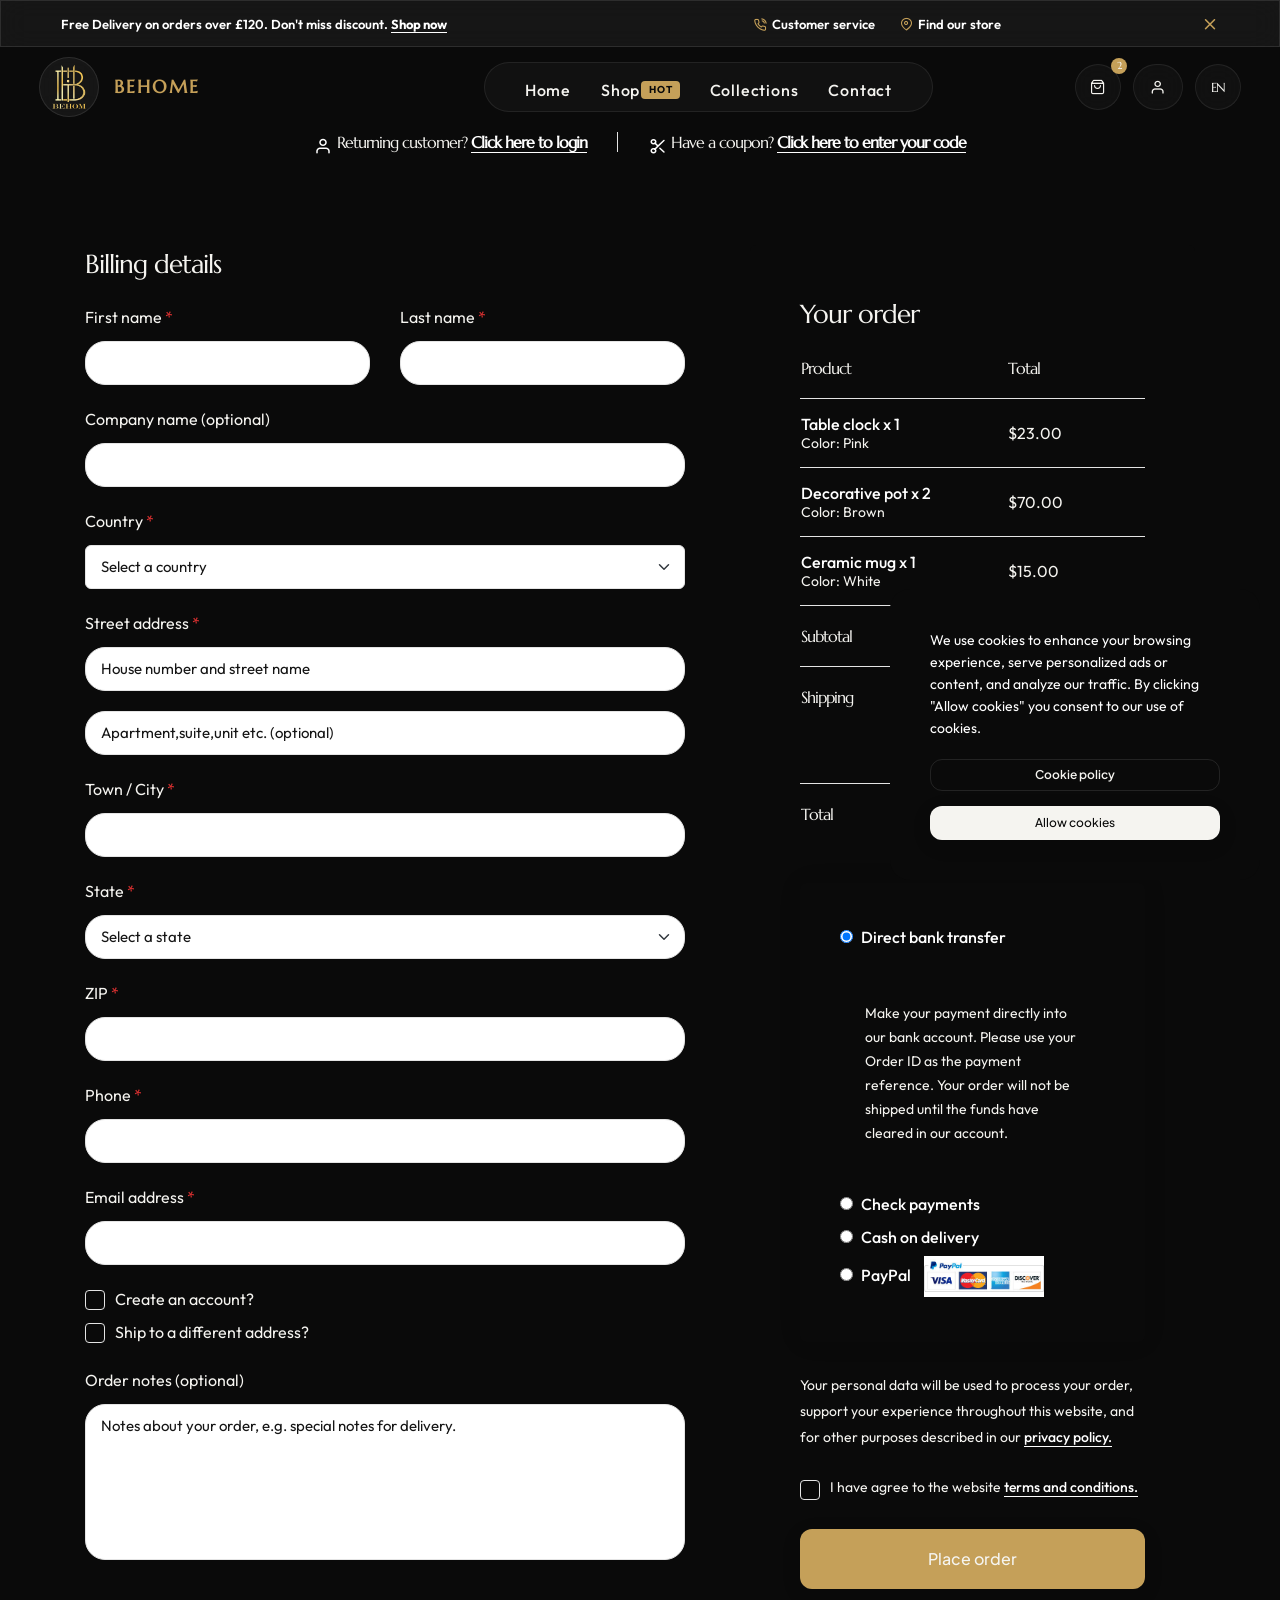
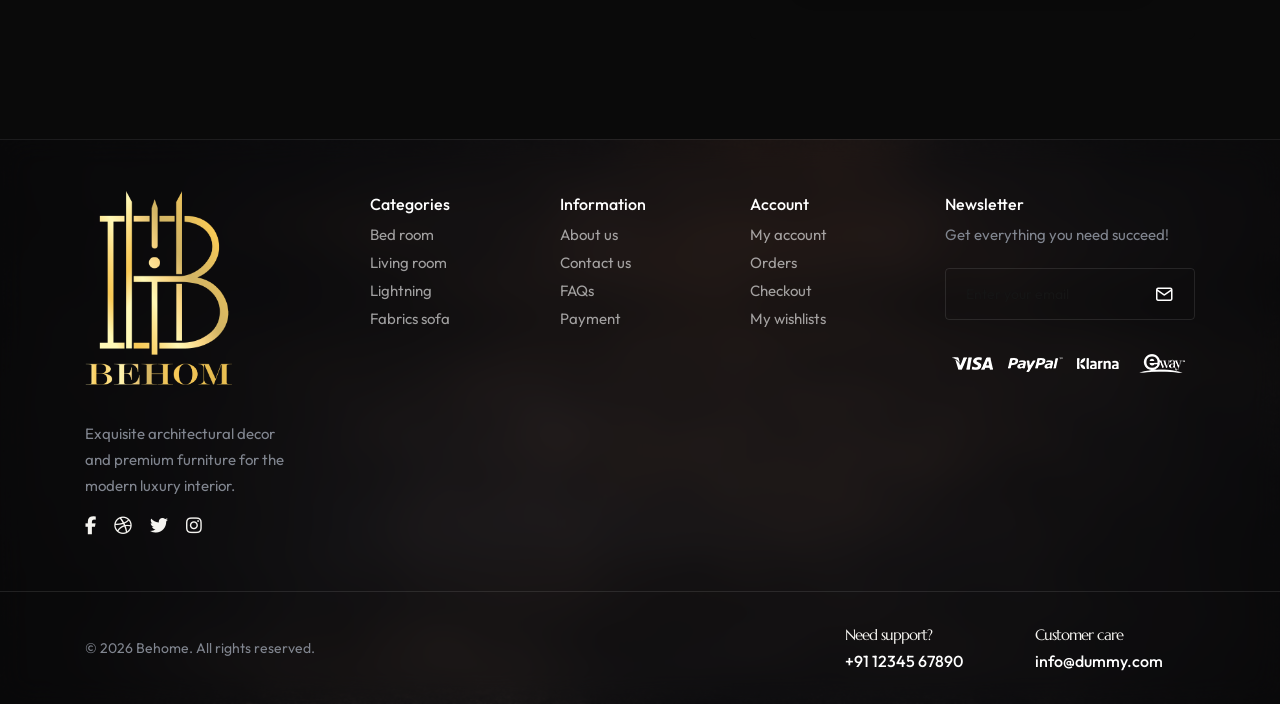
<file: demo-decor-store-checkout.html>
﻿
<!DOCTYPE html>

<html class="no-js" lang="en">
<head>
<title>Behome - Premium Architectural Decor &amp; Luxury Furniture</title>
<meta charset="utf-8"/>
<meta content="IE=edge" http-equiv="X-UA-Compatible"/>
<meta content="ThemeZaa" name="author">
<meta content="width=device-width,initial-scale=1.0" name="viewport"/>
<meta content="Behome - Premium E-commerce experience for architectural decor, luxury furniture, and high-end interior design. Elevate your living space with our curated collections." name="description">
<!-- Open Graph / Facebook -->
<meta content="website" property="og:type"/>
<meta content="https://mubashir111.github.io/blackrock_ecommerse/" property="og:url"/>
<meta content="Behome - Premium Architectural Decor &amp; Luxury Furniture" property="og:title"/>
<meta content="Behome - Premium E-commerce experience for architectural decor, luxury furniture, and high-end interior design. Elevate your living space with our curated collections." property="og:description"/>
<meta content="https://mubashir111.github.io/blackrock_ecommerse/images/sharing-preview.png" property="og:image"/>
<meta content="1200" property="og:image:width"/>
<meta content="630" property="og:image:height"/>
<meta content="Behome" property="og:site_name"/>
<!-- Twitter -->
<meta content="summary_large_image" property="twitter:card"/>
<meta content="https://mubashir111.github.io/blackrock_ecommerse/" property="twitter:url"/>
<meta content="Behome - Premium Architectural Decor &amp; Luxury Furniture" property="twitter:title"/>
<meta content="Behome - Premium E-commerce experience for architectural decor, luxury furniture, and high-end interior design. Elevate your living space with our curated collections." property="twitter:description"/>
<meta content="https://mubashir111.github.io/blackrock_ecommerse/images/sharing-preview.png" property="twitter:image"/>
<!-- favicon icon -->
<link href="images/favicon.png" rel="shortcut icon"/>
<link href="images/apple-touch-icon-57x57.png" rel="apple-touch-icon"/>
<link href="images/apple-touch-icon-72x72.png" rel="apple-touch-icon" sizes="72x72"/>
<link href="images/apple-touch-icon-114x114.png" rel="apple-touch-icon" sizes="114x114"/>
<!-- google fonts preconnect -->
<link crossorigin="" href="https://fonts.googleapis.com" rel="preconnect"/>
<link crossorigin="" href="https://fonts.gstatic.com" rel="preconnect"/>
<!-- style sheets and font icons  -->
<link href="css/vendors.min.css" rel="stylesheet"/>
<link href="css/icon.min.css" rel="stylesheet"/>
<link href="css/style.min.css" rel="stylesheet"/>
<link href="css/responsive.min.css" rel="stylesheet"/>
<link href="demos/decor-store/decor-store.css?v=7" rel="stylesheet"/>
</meta></meta></head>
<body class="bg-dark-gray" data-mobile-nav-style="classic">
<!-- start header -->
    <header class="header-with-topbar">
        <!-- start header top bar -->
        <div
            class="header-top-bar glass-effect top-bar-dark border-bottom border-color-transparent-white-light px-lg-0">
            <div class="container-fluid">
                <div class="row h-45px align-items-center m-0">
                    <div class="col-lg-7 col-md-8 text-center text-md-start">
                        <div class="fs-13 text-white fw-600">Free Delivery on orders over £120. Don't miss
                            discount. <a class="text-white fw-700 text-decoration-line-bottom"
                                href="demo-decor-store-shop.html">Shop now</a></div>
                    </div>
                    <div class="col-lg-5 col-md-4 text-end d-flex justify-content-end align-items-center">
                        <div class="d-none d-md-flex align-items-center">
                            <a class="widget fs-13 text-white fw-600 me-25px text-white"
                                href="demo-decor-store-contact.html"><i
                                    class="feather icon-feather-phone-call"></i>Customer service</a>
                            <a class="widget fs-13 text-white fw-600 me-25px d-none d-lg-inline-block"
                                href="demo-decor-store-contact.html"><i class="feather icon-feather-map-pin"></i>Find
                                our store</a>
                        </div>
                        <a class="text-white fs-18 ms-auto" href="javascript:void(0)"><i
                                class="feather icon-feather-x"></i></a>
                    </div>
                </div>
            </div>
        </div>
        <!-- end header top bar -->
        <!-- start navigation -->
        <nav class="navbar navbar-expand-lg header-light bg-transparent disable-fixed px-lg-0 py-lg-0">
            <div class="container-fluid px-4 d-flex align-items-center" style="height: 80px;">
                <div class="row w-100 align-items-center m-0">
                    <div class="col-6 col-xl-3 col-lg-2 order-1 d-flex align-items-center">
                        <a class="glass-logo-wrapper" href="index.html">
                            <div class="glass-logo-box">
                                <img alt="Behome Logo" src="images/new/logo/Behome%20Final%20.png" />
                            </div>
                            <span class="logo-text">BEHOME</span>
                        </a>
                    </div>
                    <div class="col-12 col-xl-6 col-lg-8 order-3 order-lg-2 menu-order position-static">
                        <div class="collapse navbar-collapse justify-content-end" id="navbarNav">
                            <!-- Mobile Navigation Header -->
                            <div class="mobile-nav-header d-lg-none">
                                <div class="mobile-logo">
                                    <a class="glass-logo-wrapper" href="index.html">
                                        <div class="glass-logo-box">
                                            <img alt="Behome Logo" src="images/new/logo/Behome%20Final%20.png" />
                                        </div>
                                        <span class="logo-text">BEHOME</span>
                                    </a>
                                </div>
                                <div class="mobile-icons">
                                    <a class="icon-box position-relative" href="demo-decor-store-cart.html">
                                        <i class="feather icon-feather-shopping-bag"></i>
                                        <span
                                            class="cart-count alt-font bg-base-color text-white d-flex align-items-center justify-content-center rounded-circle position-absolute"
                                            style="width: 14px; height: 14px; font-size: 9px; top: -4px; right: -4px; font-weight: 700;">2</span>
                                    </a>
                                    <a class="icon-box" href="demo-decor-store-account.html">
                                        <i class="feather icon-feather-user"></i>
                                    </a>
                                    <div class="close-button" data-bs-target="#navbarNav" data-bs-toggle="collapse">
                                        <i class="feather icon-feather-x"></i>
                                    </div>
                                </div>
                            </div>
                            <div class="glass-pill-nav">
                                <ul class="navbar-nav">
                                    <li class="nav-item"><a class="nav-link text-white-hover" href="index.html">Home</a>
                                    </li>
                                    <li class="nav-item dropdown submenu">
                                        <a class="nav-link text-white-hover" href="demo-decor-store-shop.html">Shop
                                            <span
                                                class="badge bg-base-color text-dark-gray fw-700 py-1 px-2 rounded-1 ms-1"
                                                style="font-size: 10px; vertical-align: middle;">HOT</span></a>
                                        <i aria-expanded="false" class="fa-solid fa-angle-down dropdown-toggle"
                                            data-bs-toggle="dropdown" id="navbarDropdownMenuLink1" role="button"></i>
                                        <div aria-labelledby="navbarDropdownMenuLink1"
                                            class="dropdown-menu submenu-content">
                                            <div class="d-lg-flex mega-menu m-auto flex-column">
                                                <div class="row row-cols-1 row-cols-lg-5 mb-60px md-mb-30px sm-mb-20px">
                                                    <div class="col">
                                                        <ul>
                                                            <li class="sub-title">Furniture</li>
                                                            <li><a href="demo-decor-store-shop.html">Modern chair</a>
                                                            </li>
                                                            <li><a href="demo-decor-store-shop.html">Luxurious sofa</a>
                                                            </li>
                                                            <li><a href="demo-decor-store-shop.html">Sitting tables</a>
                                                            </li>
                                                            <li><a href="demo-decor-store-shop.html">Century cabinet</a>
                                                            </li>
                                                            <li><a href="demo-decor-store-shop.html">Wooden stool</a>
                                                            </li>
                                                            <li><a href="demo-decor-store-shop.html">Dining tabl</a>
                                                            </li>
                                                        </ul>
                                                    </div>
                                                    <div class="col">
                                                        <ul>
                                                            <li class="sub-title">Lighting</li>
                                                            <li><a href="demo-decor-store-shop.html">Table lamps</a>
                                                            </li>
                                                            <li><a href="demo-decor-store-shop.html">Wall lights</a>
                                                            </li>
                                                            <li><a href="demo-decor-store-shop.html">Ceiling lights</a>
                                                            </li>
                                                            <li><a href="demo-decor-store-shop.html">Chandeliers</a>
                                                            </li>
                                                            <li><a href="demo-decor-store-shop.html">Smart lights</a>
                                                            </li>
                                                            <li><a href="demo-decor-store-shop.html">Outdoor lights</a>
                                                            </li>
                                                        </ul>
                                                    </div>
                                                    <div class="col">
                                                        <ul>
                                                            <li class="sub-title">Decor</li>
                                                            <li><a href="demo-decor-store-shop.html">Home decor</a></li>
                                                            <li><a href="demo-decor-store-shop.html">Kitchen decor</a>
                                                            </li>
                                                            <li><a href="demo-decor-store-shop.html">Office decor</a>
                                                            </li>
                                                            <li><a href="demo-decor-store-shop.html">Wooden mirrors</a>
                                                            </li>
                                                            <li><a href="demo-decor-store-shop.html">Designer clocks</a>
                                                            </li>
                                                            <li><a href="demo-decor-store-shop.html">Spiritual</a></li>
                                                        </ul>
                                                    </div>
                                                    <div class="col">
                                                        <ul>
                                                            <li class="sub-title">Cabinetry</li>
                                                            <li><a href="demo-decor-store-shop.html">Wardrobes</a></li>
                                                            <li><a href="demo-decor-store-shop.html">Shoe racks</a></li>
                                                            <li><a href="demo-decor-store-shop.html">Movable</a></li>
                                                            <li><a href="demo-decor-store-shop.html">Folding storage</a>
                                                            </li>
                                                            <li><a href="demo-decor-store-shop.html">Wooden units</a>
                                                            </li>
                                                            <li><a href="demo-decor-store-shop.html">Kids storage</a>
                                                            </li>
                                                        </ul>
                                                    </div>
                                                    <div class="col">
                                                        <ul>
                                                            <li class="sub-title">Commercial</li>
                                                            <li><a href="demo-decor-store-shop.html">Hotel furniture</a>
                                                            </li>
                                                            <li><a href="demo-decor-store-shop.html">Bar furniture</a>
                                                            </li>
                                                            <li><a href="demo-decor-store-shop.html">School
                                                                    furniture</a>
                                                            </li>
                                                            <li><a href="demo-decor-store-shop.html">Public
                                                                    furniture</a>
                                                            </li>
                                                            <li><a href="demo-decor-store-shop.html">Office
                                                                    furniture</a>
                                                            </li>
                                                            <li><a href="demo-decor-store-shop.html">Lab furniture</a>
                                                            </li>
                                                        </ul>
                                                    </div>
                                                </div>
                                                <div class="row row-cols-1 row-cols-md-2">
                                                    <div class="col">
                                                        <a href="demo-decor-store-shop.html"><img alt="" class="w-100"
                                                                src="images/demo-decor-store-menu-banner-01.jpg" /></a>
                                                    </div>
                                                    <div class="col">
                                                        <a href="demo-decor-store-shop.html"><img alt="" class="w-100"
                                                                src="images/demo-decor-store-menu-banner-02.jpg" /></a>
                                                    </div>
                                                </div>
                                            </div>
                                        </div>
                                    </li>
                                    <li class="nav-item dropdown submenu">
                                        <a class="nav-link text-white-hover"
                                            href="demo-decor-store-collections.html">Collections</a>
                                        <i aria-expanded="false" class="fa-solid fa-angle-down dropdown-toggle"
                                            data-bs-toggle="dropdown" id="navbarDropdownMenuLink2" role="button"></i>
                                        <div aria-labelledby="navbarDropdownMenuLink2"
                                            class="dropdown-menu submenu-content">
                                            <div class="d-lg-flex mega-menu m-auto flex-column">
                                                <div
                                                    class="row row-cols-2 row-cols-lg-6 row-cols-sm-3 md-pt-15px align-items-center justify-content-center mb-60px md-mb-30px sm-mb-0">
                                                    <div class="col md-mb-30px">
                                                        <a class="text-center" href="demo-decor-store-collections.html">
                                                            <img alt=""
                                                                src="images/demo-decor-store-menu-category-01.jpg" />
                                                        </a>
                                                        <a class="btn btn-hover-animation text-uppercase-inherit fw-600 ls-0px justify-content-center"
                                                            href="demo-decor-store-collections.html">
                                                            <span>
                                                                <span class="btn-text text-dark-gray fs-16">Designer
                                                                    stool</span>
                                                                <span class="btn-icon"><i
                                                                        class="fa-solid fa-arrow-right m-0"></i></span>
                                                            </span>
                                                        </a>
                                                    </div>
                                                    <div class="col md-mb-30px">
                                                        <a class="text-center" href="demo-decor-store-collections.html">
                                                            <img alt=""
                                                                src="images/demo-decor-store-menu-category-02.jpg" />
                                                        </a>
                                                        <a class="btn btn-hover-animation text-uppercase-inherit fw-600 ls-0px justify-content-center"
                                                            href="demo-decor-store-collections.html">
                                                            <span>
                                                                <span class="btn-text text-dark-gray fs-16">Modern
                                                                    chair</span>
                                                                <span class="btn-icon"><i
                                                                        class="fa-solid fa-arrow-right m-0"></i></span>
                                                            </span>
                                                        </a>
                                                    </div>
                                                    <div class="col md-mb-30px">
                                                        <a class="text-center" href="demo-decor-store-collections.html">
                                                            <img alt=""
                                                                src="images/demo-decor-store-menu-category-03.jpg" />
                                                        </a>
                                                        <a class="btn btn-hover-animation text-uppercase-inherit fw-600 ls-0px justify-content-center"
                                                            href="demo-decor-store-collections.html">
                                                            <span>
                                                                <span class="btn-text text-dark-gray fs-16">Table
                                                                    lamp</span>
                                                                <span class="btn-icon"><i
                                                                        class="fa-solid fa-arrow-right m-0"></i></span>
                                                            </span>
                                                        </a>
                                                    </div>
                                                    <div class="col md-mb-30px">
                                                        <a class="text-center" href="demo-decor-store-collections.html">
                                                            <img alt=""
                                                                src="images/demo-decor-store-menu-category-04.jpg" />
                                                        </a>
                                                        <a class="btn btn-hover-animation text-uppercase-inherit fw-600 ls-0px justify-content-center"
                                                            href="demo-decor-store-collections.html">
                                                            <span>
                                                                <span class="btn-text text-dark-gray fs-16">Home
                                                                    decor</span>
                                                                <span class="btn-icon"><i
                                                                        class="fa-solid fa-arrow-right m-0"></i></span>
                                                            </span>
                                                        </a>
                                                    </div>
                                                    <div class="col md-mb-30px">
                                                        <a class="text-center" href="demo-decor-store-collections.html">
                                                            <img alt=""
                                                                src="images/demo-decor-store-menu-category-05.jpg" />
                                                        </a>
                                                        <a class="btn btn-hover-animation text-uppercase-inherit fw-600 ls-0px justify-content-center"
                                                            href="demo-decor-store-collections.html">
                                                            <span>
                                                                <span class="btn-text text-dark-gray fs-16">Ceramic
                                                                    pots</span>
                                                                <span class="btn-icon"><i
                                                                        class="fa-solid fa-arrow-right m-0"></i></span>
                                                            </span>
                                                        </a>
                                                    </div>
                                                    <div class="col md-mb-30px">
                                                        <a class="text-center" href="demo-decor-store-collections.html">
                                                            <img alt=""
                                                                src="images/demo-decor-store-menu-category-06.jpg" />
                                                        </a>
                                                        <a class="btn btn-hover-animation text-uppercase-inherit fw-600 ls-0px justify-content-center"
                                                            href="demo-decor-store-collections.html">
                                                            <span>
                                                                <span class="btn-text text-dark-gray fs-16">Wooden
                                                                    table</span>
                                                                <span class="btn-icon"><i
                                                                        class="fa-solid fa-arrow-right m-0"></i></span>
                                                            </span>
                                                        </a>
                                                    </div>
                                                </div>
                                                <div class="row row-cols-1 row-cols-md-2">
                                                    <div class="col">
                                                        <a href="demo-decor-store-collections.html"><img alt=""
                                                                src="images/demo-decor-store-menu-banner-03.jpg" /></a>
                                                    </div>
                                                    <div class="col">
                                                        <a href="demo-decor-store-collections.html"><img alt=""
                                                                src="images/demo-decor-store-menu-banner-04.jpg" /></a>
                                                    </div>
                                                </div>
                                            </div>
                                        </div>
                                    </li>
                                    <li class="nav-item"><a class="nav-link text-white-hover"
                                            href="demo-decor-store-contact.html">Contact</a>
                                    </li>
                                </ul>
                            </div>
                        </div>
                    </div>
                    <!-- Right Side Icons -->
                    <div
                        class="col-6 col-xl-3 col-lg-2 order-2 order-lg-3 ms-auto d-flex justify-content-end align-items-center">
                        <div class="d-flex align-items-center" style="gap: 12px;">
                            <!-- Cart Button -->
                            <div class="position-relative">
                                <a class="glass-icon-box" href="demo-decor-store-cart.html">
                                    <i class="feather icon-feather-shopping-bag text-white fs-15"></i>
                                </a>
                                <span
                                    class="cart-count alt-font bg-base-color text-white d-flex align-items-center justify-content-center rounded-circle position-absolute"
                                    style="width: 16px; height: 16px; font-size: 10px; top: -6px; right: -6px; font-weight: 700;">2</span>
                            </div>
                            <!-- User Profile Icon Box -->
                            <div
                                class="position-relative d-flex align-items-center glass-icon-box px-3 d-none d-lg-flex">
                                <a class="d-flex align-items-center justify-content-center w-100 h-100"
                                    href="demo-decor-store-account.html">
                                    <i class="feather icon-feather-user text-white fs-16"></i>
                                </a>
                            </div>
                            <!-- Language Icon Box -->
                            <div
                                class="position-relative d-flex align-items-center glass-icon-box d-none d-lg-flex">
                                <a class="alt-font text-white fw-700 fs-13 lh-1" href="#">
                                    EN
                                </a>
                            </div>
                            <!-- Mobile Menu Toggler -->
                            <div
                                class="glass-icon-box d-flex align-items-center justify-content-center d-lg-none">
                                <button aria-controls="navbarNav" aria-label="Toggle navigation"
                                    class="navbar-toggler p-0 border-0 bg-transparent" data-bs-target="#navbarNav"
                                    data-bs-toggle="collapse" type="button">
                                    <span class="navbar-toggler-line"></span>
                                    <span class="navbar-toggler-line"></span>
                                    <span class="navbar-toggler-line"></span>
                                    <span class="navbar-toggler-line"></span>
                                </button>
                            </div>
                        </div>
                    </div>
                </div>
            </div>
        </nav>
    </header>
    <!-- end header -->
<!-- start section -->
<section>
<div class="container">
<div class="row justify-content-center mb-8 lg-mb-10 align-items-center">
<div class="col-auto icon-with-text-style-08 lg-mb-10px">
<div class="feature-box feature-box-left-icon">
<div class="feature-box-icon me-5px">
<i class="feather icon-feather-user top-9px position-relative text-white icon-small"></i>
</div>
<div class="feature-box-content">
<span class="d-inline-block text-white align-middle alt-font fw-500">Returning customer? <a class="text-decoration-line-bottom fw-600 text-white" href="demo-decor-store-checkout.html#">Click here to login</a></span>
</div>
</div>
</div>
<div class="col-auto d-none d-lg-inline-block">
<span class="w-1px h-20px bg-extra-medium-gray d-block"></span>
</div>
<div class="col-auto icon-with-text-style-08">
<div class="feature-box feature-box-left-icon">
<div class="feature-box-icon me-5px">
<i class="feather icon-feather-scissors top-9px position-relative text-white icon-small"></i>
</div>
<div class="feature-box-content">
<span class="d-inline-block text-white align-middle alt-font fw-500">Have a coupon? <a class="text-decoration-line-bottom fw-600 text-white" href="demo-decor-store-checkout.html#">Click here to enter your
                                    code</a></span>
</div>
</div>
</div>
</div>
<div class="row align-items-start">
<div class="col-lg-7 pe-50px md-pe-15px md-mb-50px xs-mb-35px">
<span class="fs-26 alt-font fw-600 text-white mb-20px d-block">Billing details</span>
<form class="">
<div class="row">
<div class="col-md-6 mb-20px">
<label class="mb-10px">First name <span class="text-red">*</span></label>
<input aria-label="text" class="border-radius-4px input-small" required="" type="text"/>
</div>
<div class="col-md-6 mb-20px">
<label class="mb-10px">Last name <span class="text-red">*</span></label>
<input aria-label="text" class="border-radius-4px input-small" required="" type="text"/>
</div>
<div class="col-12 mb-20px">
<label class="mb-10px">Company name (optional)</label>
<input aria-label="text" class="border-radius-4px input-small" type="text"/>
</div>
<div class="col-12 mb-20px">
<label class="mb-10px" for="contry1">Country <span class="text-red">*</span></label>
<select class="form-select select-small" id="contry1" name="contry">
<option value="">Select a country</option>
<option value="Afganistan">Afghanistan</option>
<option value="Albania">Albania</option>
<option value="Algeria">Algeria</option>
<option value="American Samoa">American Samoa</option>
<option value="Andorra">Andorra</option>
<option value="Angola">Angola</option>
<option value="Anguilla">Anguilla</option>
<option value="Antigua &amp; Barbuda">Antigua &amp; Barbuda</option>
<option value="Argentina">Argentina</option>
<option value="Armenia">Armenia</option>
<option value="Aruba">Aruba</option>
<option value="Australia">Australia</option>
<option value="Austria">Austria</option>
<option value="Azerbaijan">Azerbaijan</option>
<option value="Bahamas">Bahamas</option>
<option value="Bahrain">Bahrain</option>
<option value="Bangladesh">Bangladesh</option>
<option value="Barbados">Barbados</option>
<option value="Belarus">Belarus</option>
<option value="Belgium">Belgium</option>
<option value="Belize">Belize</option>
<option value="Benin">Benin</option>
<option value="Bermuda">Bermuda</option>
<option value="Bhutan">Bhutan</option>
<option value="Bolivia">Bolivia</option>
<option value="Bonaire">Bonaire</option>
<option value="Bosnia &amp; Herzegovina">Bosnia &amp; Herzegovina</option>
<option value="Botswana">Botswana</option>
<option value="Brazil">Brazil</option>
<option value="British Indian Ocean Ter">British Indian Ocean Ter</option>
<option value="Brunei">Brunei</option>
<option value="Bulgaria">Bulgaria</option>
<option value="Burkina Faso">Burkina Faso</option>
<option value="Burundi">Burundi</option>
<option value="Cambodia">Cambodia</option>
<option value="Cameroon">Cameroon</option>
<option value="Canada">Canada</option>
<option value="Canary Islands">Canary Islands</option>
<option value="Cape Verde">Cape Verde</option>
<option value="Cayman Islands">Cayman Islands</option>
<option value="Central African Republic">Central African Republic</option>
<option value="Chad">Chad</option>
<option value="Channel Islands">Channel Islands</option>
<option value="Chile">Chile</option>
<option value="China">China</option>
<option value="Christmas Island">Christmas Island</option>
<option value="Cocos Island">Cocos Island</option>
<option value="Colombia">Colombia</option>
<option value="Comoros">Comoros</option>
<option value="Congo">Congo</option>
<option value="Cook Islands">Cook Islands</option>
<option value="Costa Rica">Costa Rica</option>
<option value="Cote DIvoire">Cote DIvoire</option>
<option value="Croatia">Croatia</option>
<option value="Cuba">Cuba</option>
<option value="Curaco">Curacao</option>
<option value="Cyprus">Cyprus</option>
<option value="Czech Republic">Czech Republic</option>
<option value="Denmark">Denmark</option>
<option value="Djibouti">Djibouti</option>
<option value="Dominica">Dominica</option>
<option value="Dominican Republic">Dominican Republic</option>
<option value="East Timor">East Timor</option>
<option value="Ecuador">Ecuador</option>
<option value="Egypt">Egypt</option>
<option value="El Salvador">El Salvador</option>
<option value="Equatorial Guinea">Equatorial Guinea</option>
<option value="Eritrea">Eritrea</option>
<option value="Estonia">Estonia</option>
<option value="Ethiopia">Ethiopia</option>
<option value="Falkland Islands">Falkland Islands</option>
<option value="Faroe Islands">Faroe Islands</option>
<option value="Fiji">Fiji</option>
<option value="Finland">Finland</option>
<option value="France">France</option>
<option value="French Guiana">French Guiana</option>
<option value="French Polynesia">French Polynesia</option>
<option value="French Southern Ter">French Southern Ter</option>
<option value="Gabon">Gabon</option>
<option value="Gambia">Gambia</option>
<option value="Georgia">Georgia</option>
<option value="Germany">Germany</option>
<option value="Ghana">Ghana</option>
<option value="Gibraltar">Gibraltar</option>
<option value="Great Britain">Great Britain</option>
<option value="Greece">Greece</option>
<option value="Greenland">Greenland</option>
<option value="Grenada">Grenada</option>
<option value="Guadeloupe">Guadeloupe</option>
<option value="Guam">Guam</option>
<option value="Guatemala">Guatemala</option>
<option value="Guinea">Guinea</option>
<option value="Guyana">Guyana</option>
<option value="Haiti">Haiti</option>
<option value="Hawaii">Hawaii</option>
<option value="Honduras">Honduras</option>
<option value="Hong Kong">Hong Kong</option>
<option value="Hungary">Hungary</option>
<option value="Iceland">Iceland</option>
<option value="Indonesia">Indonesia</option>
<option value="India">India</option>
<option value="Iran">Iran</option>
<option value="Iraq">Iraq</option>
<option value="Ireland">Ireland</option>
<option value="Isle of Man">Isle of Man</option>
<option value="Israel">Israel</option>
<option value="Italy">Italy</option>
<option value="Jamaica">Jamaica</option>
<option value="Japan">Japan</option>
<option value="Jordan">Jordan</option>
<option value="Kazakhstan">Kazakhstan</option>
<option value="Kenya">Kenya</option>
<option value="Kiribati">Kiribati</option>
<option value="Korea North">Korea North</option>
<option value="Korea Sout">Korea South</option>
<option value="Kuwait">Kuwait</option>
<option value="Kyrgyzstan">Kyrgyzstan</option>
<option value="Laos">Laos</option>
<option value="Latvia">Latvia</option>
<option value="Lebanon">Lebanon</option>
<option value="Lesotho">Lesotho</option>
<option value="Liberia">Liberia</option>
<option value="Libya">Libya</option>
<option value="Liechtenstein">Liechtenstein</option>
<option value="Lithuania">Lithuania</option>
<option value="Luxembourg">Luxembourg</option>
<option value="Macau">Macau</option>
<option value="Macedonia">Macedonia</option>
<option value="Madagascar">Madagascar</option>
<option value="Malaysia">Malaysia</option>
<option value="Malawi">Malawi</option>
<option value="Maldives">Maldives</option>
<option value="Mali">Mali</option>
<option value="Malta">Malta</option>
<option value="Marshall Islands">Marshall Islands</option>
<option value="Martinique">Martinique</option>
<option value="Mauritania">Mauritania</option>
<option value="Mauritius">Mauritius</option>
<option value="Mayotte">Mayotte</option>
<option value="Mexico">Mexico</option>
<option value="Midway Islands">Midway Islands</option>
<option value="Moldova">Moldova</option>
<option value="Monaco">Monaco</option>
<option value="Mongolia">Mongolia</option>
<option value="Montserrat">Montserrat</option>
<option value="Morocco">Morocco</option>
<option value="Mozambique">Mozambique</option>
<option value="Myanmar">Myanmar</option>
<option value="Nambia">Nambia</option>
<option value="Nauru">Nauru</option>
<option value="Nepal">Nepal</option>
<option value="Netherland Antilles">Netherland Antilles</option>
<option value="Netherlands">Netherlands (Holland, Europe)</option>
<option value="Nevis">Nevis</option>
<option value="New Caledonia">New Caledonia</option>
<option value="New Zealand">New Zealand</option>
<option value="Nicaragua">Nicaragua</option>
<option value="Niger">Niger</option>
<option value="Nigeria">Nigeria</option>
<option value="Niue">Niue</option>
<option value="Norfolk Island">Norfolk Island</option>
<option value="Norway">Norway</option>
<option value="Oman">Oman</option>
<option value="Pakistan">Pakistan</option>
<option value="Palau Island">Palau Island</option>
<option value="Palestine">Palestine</option>
<option value="Panama">Panama</option>
<option value="Papua New Guinea">Papua New Guinea</option>
<option value="Paraguay">Paraguay</option>
<option value="Peru">Peru</option>
<option value="Phillipines">Philippines</option>
<option value="Pitcairn Island">Pitcairn Island</option>
<option value="Poland">Poland</option>
<option value="Portugal">Portugal</option>
<option value="Puerto Rico">Puerto Rico</option>
<option value="Qatar">Qatar</option>
<option value="Republic of Montenegro">Republic of Montenegro</option>
<option value="Republic of Serbia">Republic of Serbia</option>
<option value="Reunion">Reunion</option>
<option value="Romania">Romania</option>
<option value="Russia">Russia</option>
<option value="Rwanda">Rwanda</option>
<option value="St Barthelemy">St Barthelemy</option>
<option value="St Eustatius">St Eustatius</option>
<option value="St Helena">St Helena</option>
<option value="St Kitts-Nevis">St Kitts-Nevis</option>
<option value="St Lucia">St Lucia</option>
<option value="St Maarten">St Maarten</option>
<option value="St Pierre &amp; Miquelon">St Pierre &amp; Miquelon</option>
<option value="St Vincent &amp; Grenadines">St Vincent &amp; Grenadines</option>
<option value="Saipan">Saipan</option>
<option value="Samoa">Samoa</option>
<option value="Samoa American">Samoa American</option>
<option value="San Marino">San Marino</option>
<option value="Sao Tome &amp; Principe">Sao Tome &amp; Principe</option>
<option value="Saudi Arabia">Saudi Arabia</option>
<option value="Senegal">Senegal</option>
<option value="Seychelles">Seychelles</option>
<option value="Sierra Leone">Sierra Leone</option>
<option value="Singapore">Singapore</option>
<option value="Slovakia">Slovakia</option>
<option value="Slovenia">Slovenia</option>
<option value="Solomon Islands">Solomon Islands</option>
<option value="Somalia">Somalia</option>
<option value="South Africa">South Africa</option>
<option value="Spain">Spain</option>
<option value="Sri Lanka">Sri Lanka</option>
<option value="Sudan">Sudan</option>
<option value="Suriname">Suriname</option>
<option value="Swaziland">Swaziland</option>
<option value="Sweden">Sweden</option>
<option value="Switzerland">Switzerland</option>
<option value="Syria">Syria</option>
<option value="Tahiti">Tahiti</option>
<option value="Taiwan">Taiwan</option>
<option value="Tajikistan">Tajikistan</option>
<option value="Tanzania">Tanzania</option>
<option value="Thailand">Thailand</option>
<option value="Togo">Togo</option>
<option value="Tokelau">Tokelau</option>
<option value="Tonga">Tonga</option>
<option value="Trinidad &amp; Tobago">Trinidad &amp; Tobago</option>
<option value="Tunisia">Tunisia</option>
<option value="Turkey">Turkey</option>
<option value="Turkmenistan">Turkmenistan</option>
<option value="Turks &amp; Caicos Is">Turks &amp; Caicos Is</option>
<option value="Tuvalu">Tuvalu</option>
<option value="Uganda">Uganda</option>
<option value="United Kingdom">United Kingdom</option>
<option value="Ukraine">Ukraine</option>
<option value="United Arab Erimates">United Arab Emirates</option>
<option value="United States of America">United States of America</option>
<option value="Uraguay">Uruguay</option>
<option value="Uzbekistan">Uzbekistan</option>
<option value="Vanuatu">Vanuatu</option>
<option value="Vatican City State">Vatican City State</option>
<option value="Venezuela">Venezuela</option>
<option value="Vietnam">Vietnam</option>
<option value="Virgin Islands (Brit)">Virgin Islands (Brit)</option>
<option value="Virgin Islands (USA)">Virgin Islands (USA)</option>
<option value="Wake Island">Wake Island</option>
<option value="Wallis &amp; Futana Is">Wallis &amp; Futana Is</option>
<option value="Yemen">Yemen</option>
<option value="Zaire">Zaire</option>
<option value="Zambia">Zambia</option>
<option value="Zimbabwe">Zimbabwe</option>
</select>
</div>
<div class="col-12 mb-20px">
<label class="mb-10px">Street address <span class="text-red">*</span></label>
<input class="border-radius-4px input-small mb-20px" placeholder="House number and street name" type="text"/>
<input class="border-radius-4px input-small" placeholder="Apartment,suite,unit etc. (optional)" type="text"/>
</div>
<div class="col-12 mb-20px">
<label class="mb-10px">Town / City <span class="text-red">*</span></label>
<input class="border-radius-4px input-small" required="" type="text"/>
</div>
<div class="col-12 mb-20px">
<label class="mb-10px" for="state1">State <span class="text-red">*</span></label>
<select class="form-select select-small border-radius-4px" id="state1" name="state">
<option>Select a state</option>
</select>
</div>
<div class="col-12 mb-20px">
<label class="mb-10px">ZIP <span class="text-red">*</span></label>
<input class="border-radius-4px input-small" required="" type="text"/>
</div>
<div class="col-12 mb-20px">
<label class="mb-10px">Phone <span class="text-red">*</span></label>
<input class="border-radius-4px input-small" required="" type="text"/>
</div>
<div class="col-12 mb-20px">
<label class="mb-10px">Email address <span class="text-red">*</span></label>
<input class="border-radius-4px input-small" required="" type="email"/>
</div>
<!-- start tab content -->
<div class="col-md-12 mb-5px checkout-accordion">
<div class="position-relative terms-condition-box text-start d-flex align-items-center">
<label>
<input class="terms-condition check-box align-middle" id="terms_condition1" name="terms_condition" type="checkbox" value="1"/>
<span class="box">Create an account?</span>
<a class="accordion-toggle" data-bs-parent="#accordion1" data-bs-toggle="collapse" href="demo-decor-store-checkout.html#collapseThree"></a>
</label>
</div>
<div class="collapse" id="collapseThree">
<div class="ps-30px mb-30px mt-15px">
<label class="mb-10px">Account username <span class="text-red">*</span></label>
<input class="border-radius-4px input-small mb-15px" required="" type="email"/>
<label class="mb-10px">Create account password <span class="text-red">*</span></label>
<input class="border-radius-4px input-small" required="" type="email"/>
</div>
</div>
</div>
<!-- end tab content -->
<!-- start tab content -->
<div class="col-md-12 mb-20px checkout-accordion">
<div class="position-relative terms-condition-box text-start d-flex align-items-center">
<label>
<input class="terms-condition check-box align-middle" id="terms_condition2" name="terms_condition" type="checkbox" value="1"/>
<span class="box">Ship to a different address?</span>
<a class="accordion-toggle" data-bs-parent="#accordion1" data-bs-toggle="collapse" href="demo-decor-store-checkout.html#collapseFour"></a>
</label>
</div>
<div class="collapse" id="collapseFour">
<div class="row ps-30px mb-30px mt-15px">
<div class="col-md-6 mb-15px">
<label class="mb-10px">First name <span class="text-red">*</span></label>
<input class="border-radius-4px input-small" required="" type="text"/>
</div>
<div class="col-md-6 mb-15px">
<label class="mb-10px">Last name <span class="text-red">*</span></label>
<input class="border-radius-4px input-small" required="" type="text"/>
</div>
<div class="col-12 mb-15px">
<label class="mb-10px">Company name (optional)</label>
<input class="border-radius-4px input-small" type="text"/>
</div>
<div class="col-12 mb-15px">
<label class="mb-10px" for="contry2">Country <span class="text-red">*</span></label>
<select class="form-select select-small" id="contry2" name="contry">
<option value="">Select a country</option>
<option value="Afganistan">Afghanistan</option>
<option value="Albania">Albania</option>
<option value="Algeria">Algeria</option>
<option value="American Samoa">American Samoa</option>
<option value="Andorra">Andorra</option>
<option value="Angola">Angola</option>
<option value="Anguilla">Anguilla</option>
<option value="Antigua &amp; Barbuda">Antigua &amp; Barbuda</option>
<option value="Argentina">Argentina</option>
<option value="Armenia">Armenia</option>
<option value="Aruba">Aruba</option>
<option value="Australia">Australia</option>
<option value="Austria">Austria</option>
<option value="Azerbaijan">Azerbaijan</option>
<option value="Bahamas">Bahamas</option>
<option value="Bahrain">Bahrain</option>
<option value="Bangladesh">Bangladesh</option>
<option value="Barbados">Barbados</option>
<option value="Belarus">Belarus</option>
<option value="Belgium">Belgium</option>
<option value="Belize">Belize</option>
<option value="Benin">Benin</option>
<option value="Bermuda">Bermuda</option>
<option value="Bhutan">Bhutan</option>
<option value="Bolivia">Bolivia</option>
<option value="Bonaire">Bonaire</option>
<option value="Bosnia &amp; Herzegovina">Bosnia &amp; Herzegovina</option>
<option value="Botswana">Botswana</option>
<option value="Brazil">Brazil</option>
<option value="British Indian Ocean Ter">British Indian Ocean Ter
                                                </option>
<option value="Brunei">Brunei</option>
<option value="Bulgaria">Bulgaria</option>
<option value="Burkina Faso">Burkina Faso</option>
<option value="Burundi">Burundi</option>
<option value="Cambodia">Cambodia</option>
<option value="Cameroon">Cameroon</option>
<option value="Canada">Canada</option>
<option value="Canary Islands">Canary Islands</option>
<option value="Cape Verde">Cape Verde</option>
<option value="Cayman Islands">Cayman Islands</option>
<option value="Central African Republic">Central African Republic
                                                </option>
<option value="Chad">Chad</option>
<option value="Channel Islands">Channel Islands</option>
<option value="Chile">Chile</option>
<option value="China">China</option>
<option value="Christmas Island">Christmas Island</option>
<option value="Cocos Island">Cocos Island</option>
<option value="Colombia">Colombia</option>
<option value="Comoros">Comoros</option>
<option value="Congo">Congo</option>
<option value="Cook Islands">Cook Islands</option>
<option value="Costa Rica">Costa Rica</option>
<option value="Cote DIvoire">Cote DIvoire</option>
<option value="Croatia">Croatia</option>
<option value="Cuba">Cuba</option>
<option value="Curaco">Curacao</option>
<option value="Cyprus">Cyprus</option>
<option value="Czech Republic">Czech Republic</option>
<option value="Denmark">Denmark</option>
<option value="Djibouti">Djibouti</option>
<option value="Dominica">Dominica</option>
<option value="Dominican Republic">Dominican Republic</option>
<option value="East Timor">East Timor</option>
<option value="Ecuador">Ecuador</option>
<option value="Egypt">Egypt</option>
<option value="El Salvador">El Salvador</option>
<option value="Equatorial Guinea">Equatorial Guinea</option>
<option value="Eritrea">Eritrea</option>
<option value="Estonia">Estonia</option>
<option value="Ethiopia">Ethiopia</option>
<option value="Falkland Islands">Falkland Islands</option>
<option value="Faroe Islands">Faroe Islands</option>
<option value="Fiji">Fiji</option>
<option value="Finland">Finland</option>
<option value="France">France</option>
<option value="French Guiana">French Guiana</option>
<option value="French Polynesia">French Polynesia</option>
<option value="French Southern Ter">French Southern Ter</option>
<option value="Gabon">Gabon</option>
<option value="Gambia">Gambia</option>
<option value="Georgia">Georgia</option>
<option value="Germany">Germany</option>
<option value="Ghana">Ghana</option>
<option value="Gibraltar">Gibraltar</option>
<option value="Great Britain">Great Britain</option>
<option value="Greece">Greece</option>
<option value="Greenland">Greenland</option>
<option value="Grenada">Grenada</option>
<option value="Guadeloupe">Guadeloupe</option>
<option value="Guam">Guam</option>
<option value="Guatemala">Guatemala</option>
<option value="Guinea">Guinea</option>
<option value="Guyana">Guyana</option>
<option value="Haiti">Haiti</option>
<option value="Hawaii">Hawaii</option>
<option value="Honduras">Honduras</option>
<option value="Hong Kong">Hong Kong</option>
<option value="Hungary">Hungary</option>
<option value="Iceland">Iceland</option>
<option value="Indonesia">Indonesia</option>
<option value="India">India</option>
<option value="Iran">Iran</option>
<option value="Iraq">Iraq</option>
<option value="Ireland">Ireland</option>
<option value="Isle of Man">Isle of Man</option>
<option value="Israel">Israel</option>
<option value="Italy">Italy</option>
<option value="Jamaica">Jamaica</option>
<option value="Japan">Japan</option>
<option value="Jordan">Jordan</option>
<option value="Kazakhstan">Kazakhstan</option>
<option value="Kenya">Kenya</option>
<option value="Kiribati">Kiribati</option>
<option value="Korea North">Korea North</option>
<option value="Korea Sout">Korea South</option>
<option value="Kuwait">Kuwait</option>
<option value="Kyrgyzstan">Kyrgyzstan</option>
<option value="Laos">Laos</option>
<option value="Latvia">Latvia</option>
<option value="Lebanon">Lebanon</option>
<option value="Lesotho">Lesotho</option>
<option value="Liberia">Liberia</option>
<option value="Libya">Libya</option>
<option value="Liechtenstein">Liechtenstein</option>
<option value="Lithuania">Lithuania</option>
<option value="Luxembourg">Luxembourg</option>
<option value="Macau">Macau</option>
<option value="Macedonia">Macedonia</option>
<option value="Madagascar">Madagascar</option>
<option value="Malaysia">Malaysia</option>
<option value="Malawi">Malawi</option>
<option value="Maldives">Maldives</option>
<option value="Mali">Mali</option>
<option value="Malta">Malta</option>
<option value="Marshall Islands">Marshall Islands</option>
<option value="Martinique">Martinique</option>
<option value="Mauritania">Mauritania</option>
<option value="Mauritius">Mauritius</option>
<option value="Mayotte">Mayotte</option>
<option value="Mexico">Mexico</option>
<option value="Midway Islands">Midway Islands</option>
<option value="Moldova">Moldova</option>
<option value="Monaco">Monaco</option>
<option value="Mongolia">Mongolia</option>
<option value="Montserrat">Montserrat</option>
<option value="Morocco">Morocco</option>
<option value="Mozambique">Mozambique</option>
<option value="Myanmar">Myanmar</option>
<option value="Nambia">Nambia</option>
<option value="Nauru">Nauru</option>
<option value="Nepal">Nepal</option>
<option value="Netherland Antilles">Netherland Antilles</option>
<option value="Netherlands">Netherlands (Holland, Europe)</option>
<option value="Nevis">Nevis</option>
<option value="New Caledonia">New Caledonia</option>
<option value="New Zealand">New Zealand</option>
<option value="Nicaragua">Nicaragua</option>
<option value="Niger">Niger</option>
<option value="Nigeria">Nigeria</option>
<option value="Niue">Niue</option>
<option value="Norfolk Island">Norfolk Island</option>
<option value="Norway">Norway</option>
<option value="Oman">Oman</option>
<option value="Pakistan">Pakistan</option>
<option value="Palau Island">Palau Island</option>
<option value="Palestine">Palestine</option>
<option value="Panama">Panama</option>
<option value="Papua New Guinea">Papua New Guinea</option>
<option value="Paraguay">Paraguay</option>
<option value="Peru">Peru</option>
<option value="Phillipines">Philippines</option>
<option value="Pitcairn Island">Pitcairn Island</option>
<option value="Poland">Poland</option>
<option value="Portugal">Portugal</option>
<option value="Puerto Rico">Puerto Rico</option>
<option value="Qatar">Qatar</option>
<option value="Republic of Montenegro">Republic of Montenegro</option>
<option value="Republic of Serbia">Republic of Serbia</option>
<option value="Reunion">Reunion</option>
<option value="Romania">Romania</option>
<option value="Russia">Russia</option>
<option value="Rwanda">Rwanda</option>
<option value="St Barthelemy">St Barthelemy</option>
<option value="St Eustatius">St Eustatius</option>
<option value="St Helena">St Helena</option>
<option value="St Kitts-Nevis">St Kitts-Nevis</option>
<option value="St Lucia">St Lucia</option>
<option value="St Maarten">St Maarten</option>
<option value="St Pierre &amp; Miquelon">St Pierre &amp; Miquelon</option>
<option value="St Vincent &amp; Grenadines">St Vincent &amp; Grenadines</option>
<option value="Saipan">Saipan</option>
<option value="Samoa">Samoa</option>
<option value="Samoa American">Samoa American</option>
<option value="San Marino">San Marino</option>
<option value="Sao Tome &amp; Principe">Sao Tome &amp; Principe</option>
<option value="Saudi Arabia">Saudi Arabia</option>
<option value="Senegal">Senegal</option>
<option value="Seychelles">Seychelles</option>
<option value="Sierra Leone">Sierra Leone</option>
<option value="Singapore">Singapore</option>
<option value="Slovakia">Slovakia</option>
<option value="Slovenia">Slovenia</option>
<option value="Solomon Islands">Solomon Islands</option>
<option value="Somalia">Somalia</option>
<option value="South Africa">South Africa</option>
<option value="Spain">Spain</option>
<option value="Sri Lanka">Sri Lanka</option>
<option value="Sudan">Sudan</option>
<option value="Suriname">Suriname</option>
<option value="Swaziland">Swaziland</option>
<option value="Sweden">Sweden</option>
<option value="Switzerland">Switzerland</option>
<option value="Syria">Syria</option>
<option value="Tahiti">Tahiti</option>
<option value="Taiwan">Taiwan</option>
<option value="Tajikistan">Tajikistan</option>
<option value="Tanzania">Tanzania</option>
<option value="Thailand">Thailand</option>
<option value="Togo">Togo</option>
<option value="Tokelau">Tokelau</option>
<option value="Tonga">Tonga</option>
<option value="Trinidad &amp; Tobago">Trinidad &amp; Tobago</option>
<option value="Tunisia">Tunisia</option>
<option value="Turkey">Turkey</option>
<option value="Turkmenistan">Turkmenistan</option>
<option value="Turks &amp; Caicos Is">Turks &amp; Caicos Is</option>
<option value="Tuvalu">Tuvalu</option>
<option value="Uganda">Uganda</option>
<option value="United Kingdom">United Kingdom</option>
<option value="Ukraine">Ukraine</option>
<option value="United Arab Erimates">United Arab Emirates</option>
<option value="United States of America">United States of America
                                                </option>
<option value="Uraguay">Uruguay</option>
<option value="Uzbekistan">Uzbekistan</option>
<option value="Vanuatu">Vanuatu</option>
<option value="Vatican City State">Vatican City State</option>
<option value="Venezuela">Venezuela</option>
<option value="Vietnam">Vietnam</option>
<option value="Virgin Islands (Brit)">Virgin Islands (Brit)</option>
<option value="Virgin Islands (USA)">Virgin Islands (USA)</option>
<option value="Wake Island">Wake Island</option>
<option value="Wallis &amp; Futana Is">Wallis &amp; Futana Is</option>
<option value="Yemen">Yemen</option>
<option value="Zaire">Zaire</option>
<option value="Zambia">Zambia</option>
<option value="Zimbabwe">Zimbabwe</option>
</select>
</div>
<div class="col-12 mb-15px">
<label class="mb-10px">Street address <span class="text-red">*</span></label>
<input class="border-radius-4px input-small mb-20px" placeholder="House number and street name" type="text"/>
<input class="border-radius-4px input-small" placeholder="Apartment,suite,unit etc. (optional)" type="text"/>
</div>
<div class="col-12 mb-15px">
<label class="mb-10px">Town / City <span class="text-red">*</span></label>
<input class="border-radius-4px input-small" required="" type="text"/>
</div>
<div class="col-12 mb-15px">
<label class="mb-10px" for="state2">State <span class="text-red">*</span></label>
<select class="form-select select-small border-radius-4px" id="state2" name="state">
<option>Select a state</option>
</select>
</div>
<div class="col-12">
<label class="mb-10px">ZIP <span class="text-red">*</span></label>
<input class="border-radius-4px input-small" required="" type="text"/>
</div>
</div>
</div>
</div>
<!-- end tab content -->
<div class="col-12">
<label class="mb-10px">Order notes (optional)</label>
<textarea class="border-radius-4px textarea-small" cols="5" placeholder="Notes about your order, e.g. special notes for delivery." rows="5"></textarea>
</div>
</div>
</form>
</div>
<div class="col-lg-5">
<div class="bg-dark-gray border-radius-6px p-50px lg-p-25px your-order-box">
<span class="fs-26 alt-font fw-600 text-white mb-5px d-block">Your order</span>
<table class="w-100 total-price-table your-order-table">
<tbody>
<tr>
<th class="w-60 lg-w-55 xs-w-50 fw-600 text-white alt-font">Product</th>
<td class="fw-600 text-white alt-font">Total</td>
</tr>
<tr class="product">
<td class="product-thumbnail">
<a class="text-white fw-500 d-block lh-initial" href="demo-decor-store-single-product.html">Table clock x 1</a>
<span class="fs-14 d-block">Color: Pink</span>
</td>
<td class="product-price" data-title="Price">$23.00</td>
</tr>
<tr class="product">
<td class="product-thumbnail">
<a class="text-white fw-500 d-block lh-initial" href="demo-decor-store-single-product.html">Decorative pot x 2</a>
<span class="fs-14 d-block">Color: Brown</span>
</td>
<td class="product-price" data-title="Price">$70.00</td>
</tr>
<tr class="product">
<td class="product-thumbnail">
<a class="text-white fw-500 d-block lh-initial" href="demo-decor-store-single-product.html">Ceramic mug x 1</a>
<span class="fs-14 d-block">Color: White</span>
</td>
<td class="product-price" data-title="Price">$15.00</td>
</tr>
<tr>
<th class="w-50 fw-600 text-white alt-font">Subtotal</th>
<td class="text-white fw-600">$405.00</td>
</tr>
<tr class="shipping">
<th class="fw-600 text-white alt-font">Shipping</th>
<td data-title="Shipping">
<ul class="p-0">
<li class="d-flex align-items-center">
<input checked="checked" class="d-block w-auto mb-0 me-10px p-0" id="free_shipping" name="shipping-option" type="radio"/>
<label class="md-line-height-18px" for="free_shipping">Free
                                                    shipping</label>
</li>
<li class="d-flex align-items-center">
<input class="d-block w-auto mb-0 me-10px p-0" id="flat" name="shipping-option" type="radio"/>
<label class="md-line-height-18px" for="flat">Flat: $12.00</label>
</li>
<li class="d-flex align-items-center">
<input class="d-block w-auto mb-0 me-10px p-0" id="local_pickup" name="shipping-option" type="radio"/>
<label class="md-line-height-18px" for="local_pickup">Local
                                                    pickup</label>
</li>
</ul>
</td>
</tr>
<tr class="total-amount">
<th class="fw-600 text-white alt-font">Total</th>
<td data-title="Total">
<h6 class="d-block fw-700 mb-0 text-white alt-font">$405.00</h6>
<span class="fs-14">(Includes $19.29 tax)</span>
</td>
</tr>
</tbody>
</table>
<div class="p-40px lg-p-25px bg-dark-gray border-radius-6px box-shadow-large mt-10px mb-30px sm-mb-25px checkout-accordion">
<div class="w-100" id="accordion-style-05">
<!-- start tab content -->
<div class="heading active-accordion">
<label class="mb-5px">
<input checked="checked" class="d-inline w-auto me-5px mb-0 p-0" name="payment-option" type="radio"/>
<span class="d-inline-block text-white fw-500">Direct bank transfer</span>
<a class="accordion-toggle" data-bs-parent="#accordion-style-05" data-bs-toggle="collapse" href="demo-decor-store-checkout.html#style-5-collapse-1"></a>
</label>
</div>
<div class="collapse show" data-bs-parent="#accordion-style-05" id="style-5-collapse-1">
<div class="p-25px bg-dark-gray mt-20px mb-20px fs-14 lh-24">Make your payment
                                        directly into our bank account. Please use your Order ID as the payment
                                        reference. Your order will not be shipped until the funds have cleared in our
                                        account.</div>
</div>
<!-- end tab content -->
<!-- start tab content -->
<div class="heading active-accordion">
<label class="mb-5px">
<input class="d-inline w-auto me-5px mb-0 p-0" name="payment-option" type="radio"/>
<span class="d-inline-block text-white fw-500">Check payments</span>
<a class="accordion-toggle" data-bs-parent="#accordion-style-05" data-bs-toggle="collapse" href="demo-decor-store-checkout.html#style-5-collapse-2"></a>
</label>
</div>
<div class="collapse" data-bs-parent="#accordion-style-05" id="style-5-collapse-2">
<div class="p-25px bg-dark-gray mt-20px mb-20px fs-14 lh-24">Please send a check to
                                        store name, store street, store town, store state / county, store postcode.
                                    </div>
</div>
<!-- end tab content -->
<!-- start tab content -->
<div class="heading active-accordion">
<label class="mb-5px">
<input class="d-inline w-auto me-5px mb-0 p-0" name="payment-option" type="radio"/>
<span class="d-inline-block text-white fw-500">Cash on delivery</span>
<a class="accordion-toggle" data-bs-parent="#accordion-style-05" data-bs-toggle="collapse" href="demo-decor-store-checkout.html#style-5-collapse-3"></a>
</label>
</div>
<div class="collapse" data-bs-parent="#accordion-style-05" id="style-5-collapse-3">
<div class="p-25px bg-dark-gray mt-20px mb-20px fs-14 lh-24">Pay with cash upon
                                        delivery.</div>
</div>
<!-- end tab content -->
<!-- start tab content -->
<div class="heading active-accordion">
<label class="mb-5px">
<input class="d-inline w-auto me-5px mb-0 p-0" name="payment-option" type="radio"/>
<span class="d-inline-block text-white fw-500">PayPal <img alt="" class="w-120px ms-10px" src="images/paypal-logo.jpg"/></span>
<a class="accordion-toggle" data-bs-parent="#accordion-style-05" data-bs-toggle="collapse" href="demo-decor-store-checkout.html#style-5-collapse-4"></a>
</label>
</div>
<div class="collapse" data-bs-parent="#accordion-style-05" id="style-5-collapse-4">
<div class="p-25px bg-dark-gray mt-20px fs-14 lh-24">You can pay with your credit
                                        card if you don't have a PayPal account.</div>
</div>
<!-- end tab content -->
</div>
</div>
<p class="fs-14 lh-26">Your personal data will be used to process your order, support your
                            experience throughout this website, and for other purposes described in our <a class="text-decoration-line-bottom text-white fw-500" href="demo-decor-store-checkout.html#">privacy policy.</a></p>
<div class="position-relative terms-condition-box text-start d-flex align-items-center">
<label>
<input class="terms-condition check-box align-middle" id="terms_condition3" name="terms_condition" type="checkbox" value="1"/>
<span class="box fs-14 lh-24">I have agree to the website <a class="text-decoration-line-bottom text-white fw-500" href="demo-decor-store-checkout.html#">terms and
                                        conditions.</a></span>
</label>
</div>
<a class="btn btn-base-color btn-extra-large btn-switch-text btn-round-edge btn-box-shadow w-100 text-transform-none mt-30px" href="demo-decor-store-checkout.html#">
<span>
<span class="btn-double-text" data-text="Place order">Place order</span>
</span>
</a>
</div>
</div>
</div>
</div>
</section>
<!-- end section -->
<!-- start footer -->
<footer class="footer-dark bg-dark-gray pb-0 pt-0 cover-background" style="background-image: linear-gradient(rgba(10, 10, 10, 0.85), rgba(10, 10, 10, 0.85)), url('images/new/bg/bg1.png')">
<div class="container pt-4 pb-4 md-pt-45px md-pb-45px">
<div class="row justify-content-center">
<!-- start footer column -->
<div class="col-6 col-lg-3 last-paragraph-no-margin order-sm-1 md-mb-50px xs-mb-30px">
<a class="footer-logo mb-30px d-inline-block" href="index.html">
<img alt="Behome Logo" src="images/new/logo/Behome%20Final%20.png" style="max-height: 200px;"/>
</a>
<p class="w-80 sm-w-100">Exquisite architectural decor and premium furniture for the modern luxury
                        interior.</p>
<div class="elements-social social-icon-style-02 mt-15px">
<ul class="small-icon light">
<li><a class="facebook" href="https://www.facebook.com/" target="_blank"><i class="fa-brands fa-facebook-f"></i></a></li>
<li><a class="dribbble" href="http://www.dribbble.com" target="_blank"><i class="fa-brands fa-dribbble"></i></a></li>
<li><a class="twitter" href="https://www.twitter.com" target="_blank"><i class="fa-brands fa-twitter"></i></a></li>
<li><a class="instagram" href="https://www.instagram.com" target="_blank"><i class="fa-brands fa-instagram"></i></a></li>
</ul>
</div>
</div>
<!-- end footer column -->
<!-- start footer column -->
<div class="col-6 col-lg-2 col-sm-4 xs-mb-30px order-sm-3 order-lg-2">
<span class="fs-16 fw-500 d-block text-white mb-5px">Categories</span>
<ul>
<li><a href="demo-decor-store-shop.html">Bed room</a></li>
<li><a href="demo-decor-store-shop.html">Living room</a></li>
<li><a href="demo-decor-store-shop.html">Lightning</a></li>
<li><a href="demo-decor-store-shop.html">Fabrics sofa</a></li>
</ul>
</div>
<!-- end footer column -->
<!-- start footer column -->
<div class="col-6 col-lg-2 col-sm-4 xs-mb-30px order-sm-3 order-lg-2">
<span class="fs-16 fw-500 d-block text-white mb-5px">Information</span>
<ul>
<li><a href="demo-decor-store-about.html">About us</a></li>
<li><a href="demo-decor-store-contact.html">Contact us</a></li>
<li><a href="demo-decor-store-faq.html">FAQs</a></li>
<li><a href="demo-decor-store-faq.html">Payment</a></li>
</ul>
</div>
<!-- end footer column -->
<!-- start footer column -->
<div class="col-6 col-lg-2 col-sm-4 xs-mb-30px order-sm-3 order-lg-2">
<span class="fs-16 fw-500 d-block text-white mb-5px">Account</span>
<ul>
<li><a href="demo-decor-store-account.html">My account</a></li>
<li><a href="demo-decor-store-cart.html">Orders</a></li>
<li><a href="demo-decor-store-checkout.html">Checkout</a></li>
<li><a href="demo-decor-store-wishlist.html">My wishlists</a></li>
</ul>
</div>
<!-- end footer column -->
<!-- start footer column -->
<div class="col-lg-3 col-sm-6 ps-20px sm-ps-15px md-mb-50px xs-mb-0 order-sm-2 order-lg-5">
<span class="fs-16 fw-500 d-block text-white mb-5px">Newsletter</span>
<div class="mb-20px">Get everything you need succeed!</div>
<div class="d-inline-block w-100 newsletter-style-02 position-relative mb-15px">
<form action="https://craftohtml.themezaa.com/email-templates/subscribe-newsletter.php" class="position-relative w-100" method="post">
<input class="bg-transparent border-color-transparent-white-light w-100 form-control pe-50px ps-20px lg-ps-15px required" name="email" placeholder="Enter your email" type="email"/>
<input name="redirect" type="hidden" value="">
<button aria-label="submit" class="btn pe-20px submit"><i class="icon feather icon-feather-mail icon-small text-white"></i></button>
<div class="form-results border-radius-4px pt-5px pb-5px ps-15px pe-15px fs-14 lh-22 mt-10px w-100 text-center position-absolute d-none">
</div>
</input></form>
</div>
<div class="footer-card">
<a class="d-inline-block me-5px align-middle" href="demo-decor-store-shop.html"><img alt="" src="images/demo-decor-store-payment-icon-01.png"/></a>
<a class="d-inline-block me-5px align-middle" href="demo-decor-store-shop.html"><img alt="" src="images/demo-decor-store-payment-icon-02.png"/></a>
<a class="d-inline-block me-5px align-middle" href="demo-decor-store-shop.html"><img alt="" src="images/demo-decor-store-payment-icon-03.png"/></a>
<a class="d-inline-block me-5px align-middle" href="demo-decor-store-shop.html"><img alt="" src="images/demo-decor-store-payment-icon-04.png"/></a>
</div>
</div>
<!-- end footer column -->
</div>
</div>
<div class="border-top border-color-transparent-white-light pt-30px pb-30px">
<div class="container">
<div class="row align-items-center justify-content-center">
<div class="col-xl-8 last-paragraph-no-margin text-center text-xl-start lg-mt-20px order-3 order-xl-1">
<p class="fs-14 w-90 xl-w-100">© 2026 Behome. All rights reserved.</p>
</div>
<div class="col-6 col-xl-2 col-md-3 col-sm-5 text-center text-xl-start order-1 order-xl-2">
<span class="lh-26 alt-font d-block">Need support?</span>
<a class="fs-16 text-white fw-500" href="tel:911234567890">+91 12345 67890</a>
</div>
<div class="col-6 col-xl-2 col-md-3 col-sm-5 text-center text-xl-start order-2 order-xl-3">
<span class="lh-26 alt-font d-block">Customer care</span>
<a class="fs-16 text-white fw-500" href="mailto:info@dummy.com">info@dummy.com</a>
</div>
</div>
</div>
</div>
</footer>
<!-- end footer -->
<!-- start cookie message -->
<div class="cookie-message bg-dark-gray border-radius-8px" id="cookies-model">
<div class="cookie-description fs-14 text-white mb-20px lh-22">We use cookies to enhance your browsing
            experience, serve personalized ads or content, and analyze our traffic. By clicking "Allow cookies" you
            consent to our use of cookies. </div>
<div class="cookie-btn">
<a aria-label="btn" class="btn btn-transparent-white border-1 border-color-transparent-white-light btn-very-small btn-switch-text btn-rounded w-100 mb-15px" href="demo-decor-store-checkout.html#">
<span>
<span class="btn-double-text" data-text="Cookie policy">Cookie policy</span>
</span>
</a>
<a aria-label="text" class="btn btn-white btn-very-small btn-switch-text btn-box-shadow accept_cookies_btn btn-rounded w-100" data-accept-btn="" href="demo-decor-store-checkout.html#">
<span>
<span class="btn-double-text" data-text="Allow cookies">Allow cookies</span>
</span>
</a>
</div>
</div>
<!-- end cookie message -->
<!-- start scroll progress -->
<div class="scroll-progress d-none d-xxl-block">
<a aria-label="scroll" class="scroll-top" href="demo-decor-store-checkout.html#">
<span class="scroll-text">Scroll</span><span class="scroll-line"><span class="scroll-point"></span></span>
</a>
</div>
<!-- end scroll progress -->
<!-- javascript libraries -->
<script data-cfasync="false" src="cdn-cgi/scripts/5c5dd728/cloudflare-static/email-decode.min.js"></script>
<script src="js/jquery.js" type="text/javascript"></script>
<script src="js/vendors.min.js" type="text/javascript"></script>
<script src="js/main.js" type="text/javascript"></script>
<!-- Mega Menu Alignment Fix -->
    <script>
        document.addEventListener('DOMContentLoaded', function () {
            function updateMegaMenuPosition() {
                if (window.innerWidth >= 992) {
                    var container = document.querySelector('.navbar .container-fluid');
                    if (!container) return;
                    var containerRect = container.getBoundingClientRect();

                    var megaMenus = document.querySelectorAll('.navbar-nav .dropdown-menu.submenu-content');
                    megaMenus.forEach(function (menu) {
                        var navItem = menu.closest('.nav-item');
                        var pillNav = menu.closest('.glass-pill-nav');

                        if (pillNav && navItem) {
                            var pillRect = pillNav.getBoundingClientRect();
                            var itemRect = navItem.getBoundingClientRect();

                            // Since .nav-item now has position: relative (for the hover bridge),
                            // we calculate the left offset to align with the container's left edge.
                            var leftOffset = containerRect.left - itemRect.left;
                            
                            menu.style.setProperty('position', 'absolute', 'important');
                            menu.style.setProperty('left', leftOffset + 'px', 'important');
                            menu.style.setProperty('width', containerRect.width + 'px', 'important');
                            menu.style.setProperty('max-width', containerRect.width + 'px', 'important');
                            menu.style.setProperty('margin-left', '0', 'important');
                            menu.style.setProperty('transform', 'none', 'important');
                        }
                    });
                } else {
                    var megaMenus = document.querySelectorAll('.navbar-nav .dropdown-menu.submenu-content');
                    megaMenus.forEach(function (menu) {
                        menu.style.removeProperty('position');
                        menu.style.removeProperty('left');
                        menu.style.removeProperty('width');
                        menu.style.removeProperty('max-width');
                        menu.style.removeProperty('margin-left');
                        menu.style.removeProperty('transform');
                    });
                }
            }

            // Run on load and resize
            updateMegaMenuPosition();
            window.addEventListener('resize', updateMegaMenuPosition);

            // Also run when any dropdown toggles are interacted with (hover for desktop)
            var dropdowns = document.querySelectorAll('.navbar-nav .nav-item.dropdown');
            dropdowns.forEach(function (dropdown) {
                dropdown.addEventListener('mouseenter', updateMegaMenuPosition);
            });
        });
    </script>

    <!-- Behome Premium Animation System -->
    <script>
        (function () {
            'use strict';

            var animObserver = new IntersectionObserver(function (entries) {
                entries.forEach(function (entry) {
                    if (entry.isIntersecting) {
                        entry.target.classList.add('animated');
                        animObserver.unobserve(entry.target);
                    }
                });
            }, { threshold: 0.12, rootMargin: '0px 0px -40px 0px' });

            function observeAnimations() {
                document.querySelectorAll('.fade-in-up, .fade-in-left').forEach(function (el) {
                    animObserver.observe(el);
                });
            }

            function applyAnimationClasses() {
                var sectionSelectors = [
                    'section .container > .row',
                    'section .container-fluid > .row',
                    '.shop-box',
                    '.feature-box',
                    '.categories-style-01',
                    'footer .footer-title',
                    'footer .col-lg-3',
                    'footer .col-lg-2'
                ];
                sectionSelectors.forEach(function (sel) {
                    document.querySelectorAll(sel).forEach(function (el, idx) {
                        if (!el.classList.contains('fade-in-up')) {
                            el.classList.add('fade-in-up');
                            el.style.transitionDelay = (idx * 0.07) + 's';
                        }
                    });
                });
                var grids = document.querySelectorAll('.row.row-cols-1.row-cols-lg-4, .row.row-cols-1.row-cols-md-3');
                grids.forEach(function (grid) { grid.classList.add('stagger-children'); });
            }

            function highlightActivePage() {
                var path = window.location.pathname.split('/').pop() || 'index.html';
                document.querySelectorAll('.navbar-nav .nav-link').forEach(function (link) {
                    var href = link.getAttribute('href');
                    if (href && href === path) { link.parentElement.classList.add('active'); }
                });
            }

            function handleNavbarScroll() {
                var navbar = document.querySelector('header nav.navbar');
                if (!navbar) return;
                window.addEventListener('scroll', function () {
                    if (window.scrollY > 60) {
                        navbar.style.background = 'rgba(10,10,10,0.92)';
                                                                        navbar.style.boxShadow = '0 2px 30px rgba(0,0,0,0.4)';
                        navbar.style.transition = 'background 0.4s ease, box-shadow 0.4s ease';
                    } else {
                        navbar.style.background = '';
                        navbar.style.boxShadow = '';
                    }
                }, { passive: true });
            }

            function addRippleEffect() {
                document.addEventListener('click', function (e) {
                    var btn = e.target.closest('.btn');
                    if (!btn) return;
                    var ripple = document.createElement('span');
                    var rect = btn.getBoundingClientRect();
                    var size = Math.max(rect.width, rect.height);
                    ripple.style.cssText = [
                        'position:absolute', 'border-radius:50%', 'transform:scale(0)',
                        'animation:rippleEffect 0.5s ease-out forwards',
                        'background:rgba(197,160,89,0.25)', 'pointer-events:none',
                        'width:' + size + 'px', 'height:' + size + 'px',
                        'top:' + (e.clientY - rect.top - size / 2) + 'px',
                        'left:' + (e.clientX - rect.left - size / 2) + 'px'
                    ].join(';');
                    btn.appendChild(ripple);
                    setTimeout(function () { ripple.remove(); }, 600);
                });
                if (!document.getElementById('behome-ripple-style')) {
                    var style = document.createElement('style');
                    style.id = 'behome-ripple-style';
                    style.textContent = '@keyframes rippleEffect{to{transform:scale(2.5);opacity:0;}}';
                    document.head.appendChild(style);
                }
            }

            document.addEventListener('DOMContentLoaded', function () {
                applyAnimationClasses();
                observeAnimations();
                highlightActivePage();
                handleNavbarScroll();
                addRippleEffect();
            });
        })();
    </script>
</body>
</html>
</file>
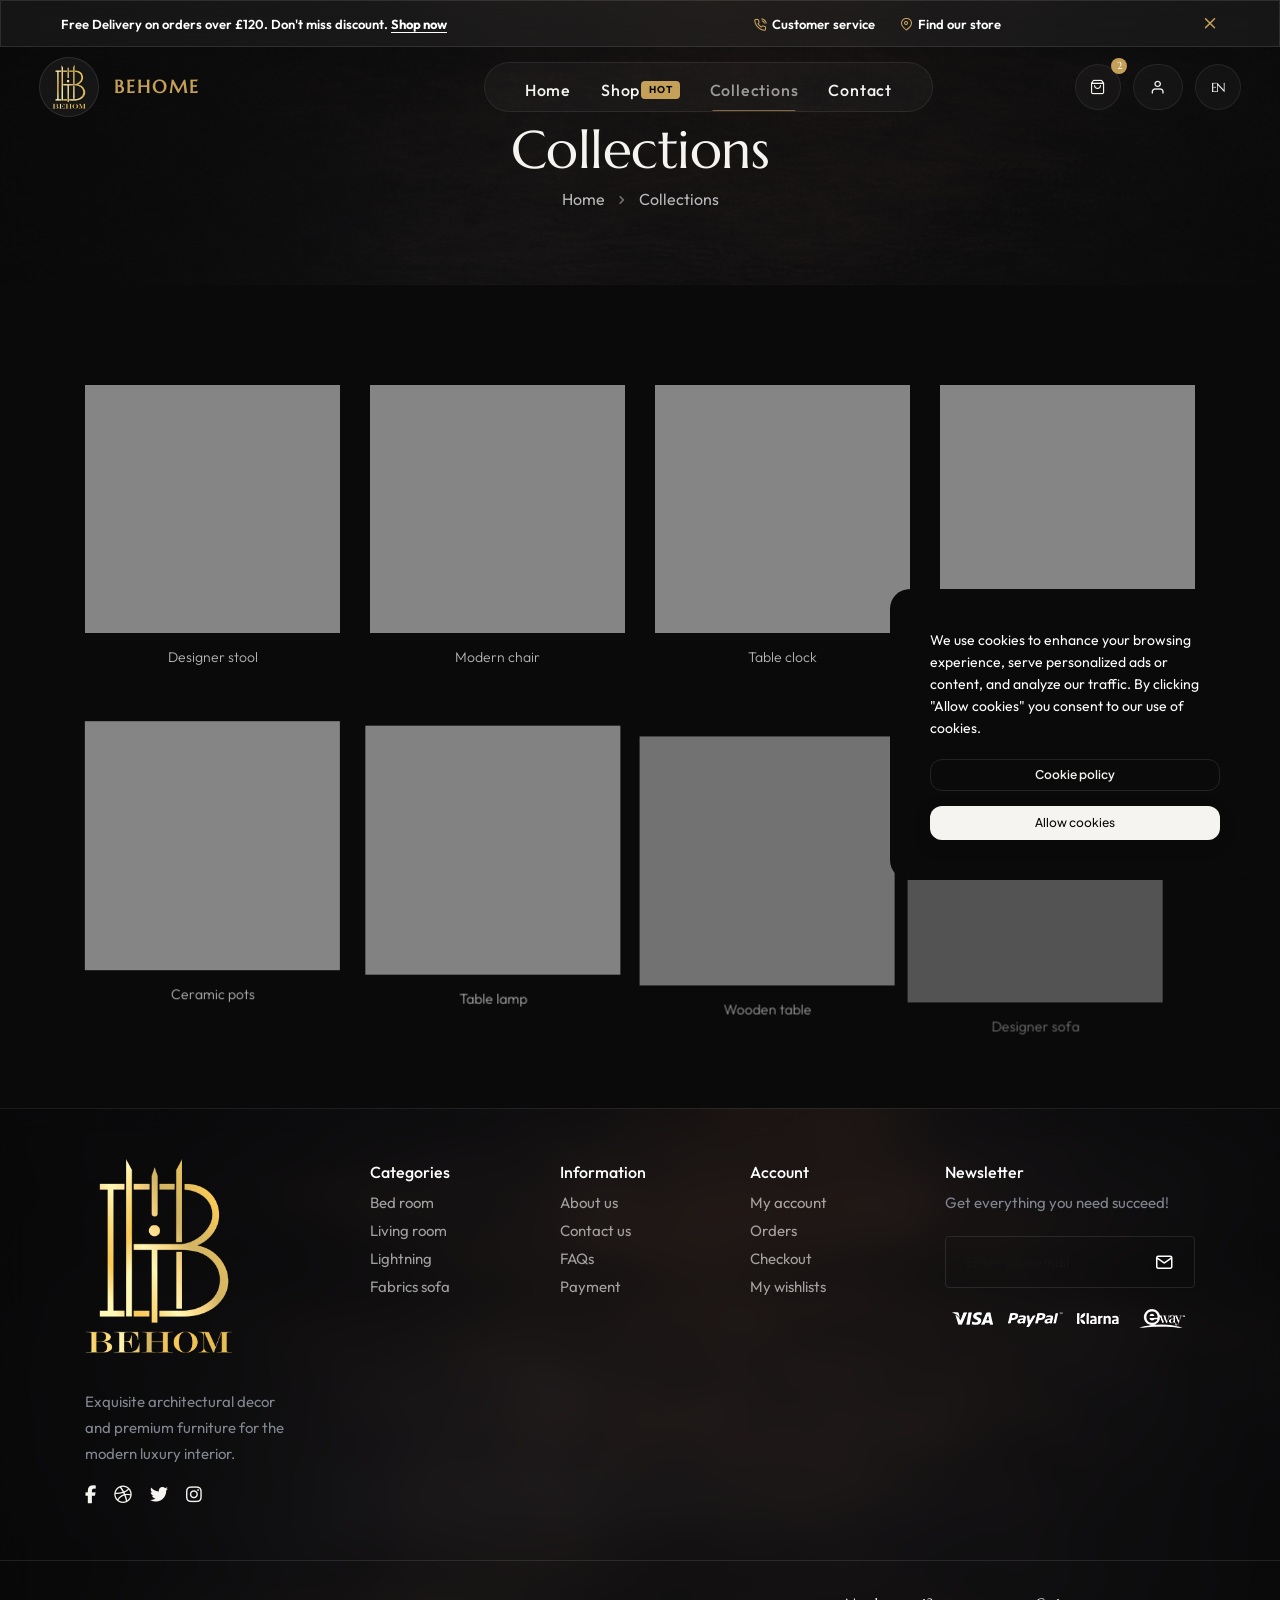
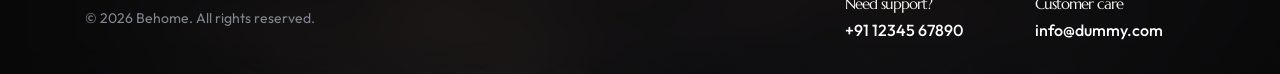
<file: demo-decor-store-collections.html>
﻿<!DOCTYPE html>

<html class="no-js" lang="en">
<head>
<title>Behome - Premium Architectural Decor &amp; Luxury Furniture</title>
<meta charset="utf-8"/>
<meta content="IE=edge" http-equiv="X-UA-Compatible"/>
<meta content="ThemeZaa" name="author">
<meta content="width=device-width,initial-scale=1.0" name="viewport"/>
<meta content="Behome - Premium E-commerce experience for architectural decor, luxury furniture, and high-end interior design. Elevate your living space with our curated collections." name="description">
<!-- Open Graph / Facebook -->
<meta content="website" property="og:type"/>
<meta content="https://mubashir111.github.io/blackrock_ecommerse/" property="og:url"/>
<meta content="Behome - Premium Architectural Decor &amp; Luxury Furniture" property="og:title"/>
<meta content="Behome - Premium E-commerce experience for architectural decor, luxury furniture, and high-end interior design. Elevate your living space with our curated collections." property="og:description"/>
<meta content="https://mubashir111.github.io/blackrock_ecommerse/images/sharing-preview.png" property="og:image"/>
<meta content="1200" property="og:image:width"/>
<meta content="630" property="og:image:height"/>
<meta content="Behome" property="og:site_name"/>
<!-- Twitter -->
<meta content="summary_large_image" property="twitter:card"/>
<meta content="https://mubashir111.github.io/blackrock_ecommerse/" property="twitter:url"/>
<meta content="Behome - Premium Architectural Decor &amp; Luxury Furniture" property="twitter:title"/>
<meta content="Behome - Premium E-commerce experience for architectural decor, luxury furniture, and high-end interior design. Elevate your living space with our curated collections." property="twitter:description"/>
<meta content="https://mubashir111.github.io/blackrock_ecommerse/images/sharing-preview.png" property="twitter:image"/>
<!-- favicon icon -->
<link href="images/favicon.png" rel="shortcut icon"/>
<link href="images/apple-touch-icon-57x57.png" rel="apple-touch-icon"/>
<link href="images/apple-touch-icon-72x72.png" rel="apple-touch-icon" sizes="72x72"/>
<link href="images/apple-touch-icon-114x114.png" rel="apple-touch-icon" sizes="114x114"/>
<!-- google fonts preconnect -->
<link crossorigin="" href="https://fonts.googleapis.com" rel="preconnect"/>
<link crossorigin="" href="https://fonts.gstatic.com" rel="preconnect"/>
<!-- style sheets and font icons  -->
<link href="css/vendors.min.css" rel="stylesheet"/>
<link href="css/icon.min.css" rel="stylesheet"/>
<link href="css/style.min.css" rel="stylesheet"/>
<link href="css/responsive.min.css" rel="stylesheet"/>
<link href="demos/decor-store/decor-store.css?v=7" rel="stylesheet"/>
</meta></meta></head>
<body class="bg-dark-gray" data-mobile-nav-style="classic">
<!-- start header -->
    <header class="header-with-topbar">
        <!-- start header top bar -->
        <div
            class="header-top-bar glass-effect top-bar-dark border-bottom border-color-transparent-white-light px-lg-0">
            <div class="container-fluid">
                <div class="row h-45px align-items-center m-0">
                    <div class="col-lg-7 col-md-8 text-center text-md-start">
                        <div class="fs-13 text-white fw-600">Free Delivery on orders over £120. Don't miss
                            discount. <a class="text-white fw-700 text-decoration-line-bottom"
                                href="demo-decor-store-shop.html">Shop now</a></div>
                    </div>
                    <div class="col-lg-5 col-md-4 text-end d-flex justify-content-end align-items-center">
                        <div class="d-none d-md-flex align-items-center">
                            <a class="widget fs-13 text-white fw-600 me-25px text-white"
                                href="demo-decor-store-contact.html"><i
                                    class="feather icon-feather-phone-call"></i>Customer service</a>
                            <a class="widget fs-13 text-white fw-600 me-25px d-none d-lg-inline-block"
                                href="demo-decor-store-contact.html"><i class="feather icon-feather-map-pin"></i>Find
                                our store</a>
                        </div>
                        <a class="text-white fs-18 ms-auto" href="javascript:void(0)"><i
                                class="feather icon-feather-x"></i></a>
                    </div>
                </div>
            </div>
        </div>
        <!-- end header top bar -->
        <!-- start navigation -->
        <nav class="navbar navbar-expand-lg header-light bg-transparent disable-fixed px-lg-0 py-lg-0">
            <div class="container-fluid px-4 d-flex align-items-center" style="height: 80px;">
                <div class="row w-100 align-items-center m-0">
                    <div class="col-6 col-xl-3 col-lg-2 order-1 d-flex align-items-center">
                        <a class="glass-logo-wrapper" href="index.html">
                            <div class="glass-logo-box">
                                <img alt="Behome Logo" src="images/new/logo/Behome%20Final%20.png" />
                            </div>
                            <span class="logo-text">BEHOME</span>
                        </a>
                    </div>
                    <div class="col-12 col-xl-6 col-lg-8 order-3 order-lg-2 menu-order position-static">
                        <div class="collapse navbar-collapse justify-content-end" id="navbarNav">
                            <!-- Mobile Navigation Header -->
                            <div class="mobile-nav-header d-lg-none">
                                <div class="mobile-logo">
                                    <a class="glass-logo-wrapper" href="index.html">
                                        <div class="glass-logo-box">
                                            <img alt="Behome Logo" src="images/new/logo/Behome%20Final%20.png" />
                                        </div>
                                        <span class="logo-text">BEHOME</span>
                                    </a>
                                </div>
                                <div class="mobile-icons">
                                    <a class="icon-box position-relative" href="demo-decor-store-cart.html">
                                        <i class="feather icon-feather-shopping-bag"></i>
                                        <span
                                            class="cart-count alt-font bg-base-color text-white d-flex align-items-center justify-content-center rounded-circle position-absolute"
                                            style="width: 14px; height: 14px; font-size: 9px; top: -4px; right: -4px; font-weight: 700;">2</span>
                                    </a>
                                    <a class="icon-box" href="demo-decor-store-account.html">
                                        <i class="feather icon-feather-user"></i>
                                    </a>
                                    <div class="close-button" data-bs-target="#navbarNav" data-bs-toggle="collapse">
                                        <i class="feather icon-feather-x"></i>
                                    </div>
                                </div>
                            </div>
                            <div class="glass-pill-nav">
                                <ul class="navbar-nav">
                                    <li class="nav-item"><a class="nav-link text-white-hover" href="index.html">Home</a>
                                    </li>
                                    <li class="nav-item dropdown submenu">
                                        <a class="nav-link text-white-hover" href="demo-decor-store-shop.html">Shop
                                            <span
                                                class="badge bg-base-color text-dark-gray fw-700 py-1 px-2 rounded-1 ms-1"
                                                style="font-size: 10px; vertical-align: middle;">HOT</span></a>
                                        <i aria-expanded="false" class="fa-solid fa-angle-down dropdown-toggle"
                                            data-bs-toggle="dropdown" id="navbarDropdownMenuLink1" role="button"></i>
                                        <div aria-labelledby="navbarDropdownMenuLink1"
                                            class="dropdown-menu submenu-content">
                                            <div class="d-lg-flex mega-menu m-auto flex-column">
                                                <div class="row row-cols-1 row-cols-lg-5 mb-60px md-mb-30px sm-mb-20px">
                                                    <div class="col">
                                                        <ul>
                                                            <li class="sub-title">Furniture</li>
                                                            <li><a href="demo-decor-store-shop.html">Modern chair</a>
                                                            </li>
                                                            <li><a href="demo-decor-store-shop.html">Luxurious sofa</a>
                                                            </li>
                                                            <li><a href="demo-decor-store-shop.html">Sitting tables</a>
                                                            </li>
                                                            <li><a href="demo-decor-store-shop.html">Century cabinet</a>
                                                            </li>
                                                            <li><a href="demo-decor-store-shop.html">Wooden stool</a>
                                                            </li>
                                                            <li><a href="demo-decor-store-shop.html">Dining tabl</a>
                                                            </li>
                                                        </ul>
                                                    </div>
                                                    <div class="col">
                                                        <ul>
                                                            <li class="sub-title">Lighting</li>
                                                            <li><a href="demo-decor-store-shop.html">Table lamps</a>
                                                            </li>
                                                            <li><a href="demo-decor-store-shop.html">Wall lights</a>
                                                            </li>
                                                            <li><a href="demo-decor-store-shop.html">Ceiling lights</a>
                                                            </li>
                                                            <li><a href="demo-decor-store-shop.html">Chandeliers</a>
                                                            </li>
                                                            <li><a href="demo-decor-store-shop.html">Smart lights</a>
                                                            </li>
                                                            <li><a href="demo-decor-store-shop.html">Outdoor lights</a>
                                                            </li>
                                                        </ul>
                                                    </div>
                                                    <div class="col">
                                                        <ul>
                                                            <li class="sub-title">Decor</li>
                                                            <li><a href="demo-decor-store-shop.html">Home decor</a></li>
                                                            <li><a href="demo-decor-store-shop.html">Kitchen decor</a>
                                                            </li>
                                                            <li><a href="demo-decor-store-shop.html">Office decor</a>
                                                            </li>
                                                            <li><a href="demo-decor-store-shop.html">Wooden mirrors</a>
                                                            </li>
                                                            <li><a href="demo-decor-store-shop.html">Designer clocks</a>
                                                            </li>
                                                            <li><a href="demo-decor-store-shop.html">Spiritual</a></li>
                                                        </ul>
                                                    </div>
                                                    <div class="col">
                                                        <ul>
                                                            <li class="sub-title">Cabinetry</li>
                                                            <li><a href="demo-decor-store-shop.html">Wardrobes</a></li>
                                                            <li><a href="demo-decor-store-shop.html">Shoe racks</a></li>
                                                            <li><a href="demo-decor-store-shop.html">Movable</a></li>
                                                            <li><a href="demo-decor-store-shop.html">Folding storage</a>
                                                            </li>
                                                            <li><a href="demo-decor-store-shop.html">Wooden units</a>
                                                            </li>
                                                            <li><a href="demo-decor-store-shop.html">Kids storage</a>
                                                            </li>
                                                        </ul>
                                                    </div>
                                                    <div class="col">
                                                        <ul>
                                                            <li class="sub-title">Commercial</li>
                                                            <li><a href="demo-decor-store-shop.html">Hotel furniture</a>
                                                            </li>
                                                            <li><a href="demo-decor-store-shop.html">Bar furniture</a>
                                                            </li>
                                                            <li><a href="demo-decor-store-shop.html">School
                                                                    furniture</a>
                                                            </li>
                                                            <li><a href="demo-decor-store-shop.html">Public
                                                                    furniture</a>
                                                            </li>
                                                            <li><a href="demo-decor-store-shop.html">Office
                                                                    furniture</a>
                                                            </li>
                                                            <li><a href="demo-decor-store-shop.html">Lab furniture</a>
                                                            </li>
                                                        </ul>
                                                    </div>
                                                </div>
                                                <div class="row row-cols-1 row-cols-md-2">
                                                    <div class="col">
                                                        <a href="demo-decor-store-shop.html"><img alt="" class="w-100"
                                                                src="images/demo-decor-store-menu-banner-01.jpg" /></a>
                                                    </div>
                                                    <div class="col">
                                                        <a href="demo-decor-store-shop.html"><img alt="" class="w-100"
                                                                src="images/demo-decor-store-menu-banner-02.jpg" /></a>
                                                    </div>
                                                </div>
                                            </div>
                                        </div>
                                    </li>
                                    <li class="nav-item dropdown submenu">
                                        <a class="nav-link text-white-hover"
                                            href="demo-decor-store-collections.html">Collections</a>
                                        <i aria-expanded="false" class="fa-solid fa-angle-down dropdown-toggle"
                                            data-bs-toggle="dropdown" id="navbarDropdownMenuLink2" role="button"></i>
                                        <div aria-labelledby="navbarDropdownMenuLink2"
                                            class="dropdown-menu submenu-content">
                                            <div class="d-lg-flex mega-menu m-auto flex-column">
                                                <div
                                                    class="row row-cols-2 row-cols-lg-6 row-cols-sm-3 md-pt-15px align-items-center justify-content-center mb-60px md-mb-30px sm-mb-0">
                                                    <div class="col md-mb-30px">
                                                        <a class="text-center" href="demo-decor-store-collections.html">
                                                            <img alt=""
                                                                src="images/demo-decor-store-menu-category-01.jpg" />
                                                        </a>
                                                        <a class="btn btn-hover-animation text-uppercase-inherit fw-600 ls-0px justify-content-center"
                                                            href="demo-decor-store-collections.html">
                                                            <span>
                                                                <span class="btn-text text-dark-gray fs-16">Designer
                                                                    stool</span>
                                                                <span class="btn-icon"><i
                                                                        class="fa-solid fa-arrow-right m-0"></i></span>
                                                            </span>
                                                        </a>
                                                    </div>
                                                    <div class="col md-mb-30px">
                                                        <a class="text-center" href="demo-decor-store-collections.html">
                                                            <img alt=""
                                                                src="images/demo-decor-store-menu-category-02.jpg" />
                                                        </a>
                                                        <a class="btn btn-hover-animation text-uppercase-inherit fw-600 ls-0px justify-content-center"
                                                            href="demo-decor-store-collections.html">
                                                            <span>
                                                                <span class="btn-text text-dark-gray fs-16">Modern
                                                                    chair</span>
                                                                <span class="btn-icon"><i
                                                                        class="fa-solid fa-arrow-right m-0"></i></span>
                                                            </span>
                                                        </a>
                                                    </div>
                                                    <div class="col md-mb-30px">
                                                        <a class="text-center" href="demo-decor-store-collections.html">
                                                            <img alt=""
                                                                src="images/demo-decor-store-menu-category-03.jpg" />
                                                        </a>
                                                        <a class="btn btn-hover-animation text-uppercase-inherit fw-600 ls-0px justify-content-center"
                                                            href="demo-decor-store-collections.html">
                                                            <span>
                                                                <span class="btn-text text-dark-gray fs-16">Table
                                                                    lamp</span>
                                                                <span class="btn-icon"><i
                                                                        class="fa-solid fa-arrow-right m-0"></i></span>
                                                            </span>
                                                        </a>
                                                    </div>
                                                    <div class="col md-mb-30px">
                                                        <a class="text-center" href="demo-decor-store-collections.html">
                                                            <img alt=""
                                                                src="images/demo-decor-store-menu-category-04.jpg" />
                                                        </a>
                                                        <a class="btn btn-hover-animation text-uppercase-inherit fw-600 ls-0px justify-content-center"
                                                            href="demo-decor-store-collections.html">
                                                            <span>
                                                                <span class="btn-text text-dark-gray fs-16">Home
                                                                    decor</span>
                                                                <span class="btn-icon"><i
                                                                        class="fa-solid fa-arrow-right m-0"></i></span>
                                                            </span>
                                                        </a>
                                                    </div>
                                                    <div class="col md-mb-30px">
                                                        <a class="text-center" href="demo-decor-store-collections.html">
                                                            <img alt=""
                                                                src="images/demo-decor-store-menu-category-05.jpg" />
                                                        </a>
                                                        <a class="btn btn-hover-animation text-uppercase-inherit fw-600 ls-0px justify-content-center"
                                                            href="demo-decor-store-collections.html">
                                                            <span>
                                                                <span class="btn-text text-dark-gray fs-16">Ceramic
                                                                    pots</span>
                                                                <span class="btn-icon"><i
                                                                        class="fa-solid fa-arrow-right m-0"></i></span>
                                                            </span>
                                                        </a>
                                                    </div>
                                                    <div class="col md-mb-30px">
                                                        <a class="text-center" href="demo-decor-store-collections.html">
                                                            <img alt=""
                                                                src="images/demo-decor-store-menu-category-06.jpg" />
                                                        </a>
                                                        <a class="btn btn-hover-animation text-uppercase-inherit fw-600 ls-0px justify-content-center"
                                                            href="demo-decor-store-collections.html">
                                                            <span>
                                                                <span class="btn-text text-dark-gray fs-16">Wooden
                                                                    table</span>
                                                                <span class="btn-icon"><i
                                                                        class="fa-solid fa-arrow-right m-0"></i></span>
                                                            </span>
                                                        </a>
                                                    </div>
                                                </div>
                                                <div class="row row-cols-1 row-cols-md-2">
                                                    <div class="col">
                                                        <a href="demo-decor-store-collections.html"><img alt=""
                                                                src="images/demo-decor-store-menu-banner-03.jpg" /></a>
                                                    </div>
                                                    <div class="col">
                                                        <a href="demo-decor-store-collections.html"><img alt=""
                                                                src="images/demo-decor-store-menu-banner-04.jpg" /></a>
                                                    </div>
                                                </div>
                                            </div>
                                        </div>
                                    </li>
                                    <li class="nav-item"><a class="nav-link text-white-hover"
                                            href="demo-decor-store-contact.html">Contact</a>
                                    </li>
                                </ul>
                            </div>
                        </div>
                    </div>
                    <!-- Right Side Icons -->
                    <div
                        class="col-6 col-xl-3 col-lg-2 order-2 order-lg-3 ms-auto d-flex justify-content-end align-items-center">
                        <div class="d-flex align-items-center" style="gap: 12px;">
                            <!-- Cart Button -->
                            <div class="position-relative">
                                <a class="glass-icon-box" href="demo-decor-store-cart.html">
                                    <i class="feather icon-feather-shopping-bag text-white fs-15"></i>
                                </a>
                                <span
                                    class="cart-count alt-font bg-base-color text-white d-flex align-items-center justify-content-center rounded-circle position-absolute"
                                    style="width: 16px; height: 16px; font-size: 10px; top: -6px; right: -6px; font-weight: 700;">2</span>
                            </div>
                            <!-- User Profile Icon Box -->
                            <div
                                class="position-relative d-flex align-items-center glass-icon-box px-3 d-none d-lg-flex">
                                <a class="d-flex align-items-center justify-content-center w-100 h-100"
                                    href="demo-decor-store-account.html">
                                    <i class="feather icon-feather-user text-white fs-16"></i>
                                </a>
                            </div>
                            <!-- Language Icon Box -->
                            <div
                                class="position-relative d-flex align-items-center glass-icon-box d-none d-lg-flex">
                                <a class="alt-font text-white fw-700 fs-13 lh-1" href="#">
                                    EN
                                </a>
                            </div>
                            <!-- Mobile Menu Toggler -->
                            <div
                                class="glass-icon-box d-flex align-items-center justify-content-center d-lg-none">
                                <button aria-controls="navbarNav" aria-label="Toggle navigation"
                                    class="navbar-toggler p-0 border-0 bg-transparent" data-bs-target="#navbarNav"
                                    data-bs-toggle="collapse" type="button">
                                    <span class="navbar-toggler-line"></span>
                                    <span class="navbar-toggler-line"></span>
                                    <span class="navbar-toggler-line"></span>
                                    <span class="navbar-toggler-line"></span>
                                </button>
                            </div>
                        </div>
                    </div>
                </div>
            </div>
        </nav>
    </header>
    <!-- end header -->
<!-- start page title -->
<section class="page-title-center-alignment cover-background top-space-padding bg-dark-gray" style="background-image: linear-gradient(rgba(10, 10, 10, 0.7), rgba(10, 10, 10, 0.7)), url('images/new/bg/bg1.png'); padding-top: 200px; padding-bottom: 70px;">
<div class="container">
<div class="row">
<div class="col-12 text-center position-relative page-title-extra-large">
<h1 class="alt-font d-inline-block fw-700 ls-minus-05px text-white mb-10px">Collections</h1>
</div>
<div class="col-12 breadcrumb breadcrumb-style-01 d-flex justify-content-center">
<ul>
<li><a class="text-white" href="index.html">Home</a></li>
<li class="text-white opacity-7">Collections</li>
</ul>
</div>
</div>
</div>
</section>
<!-- end page title -->
<!-- start section -->
<section class="position-relative">
<div class="container">
<div class="row row-cols-1 row-cols-lg-4 row-cols-md-3 row-cols-sm-2 justify-content-center align-items-center" data-anime='{ "el": "childs", "translateY": [50, 0], "translateX": [-50, 0], "opacity": [0,1], "duration": 600, "delay":100, "staggervalue": 150, "easing": "easeOutQuad" }'>
<!-- start categories item -->
<div class="col categories-style-01 text-center mb-50px xs-mb-35px">
<div class="categories-box">
<div class="icon-box position-relative mb-10px">
<a href="demo-decor-store-shop.html"><img alt="" src="images/demo-decor-store-menu-collections-01.jpg"/></a>
<div class="count-circle d-flex align-items-center justify-content-center w-35px h-35px bg-base-color text-white rounded-circle fw-600 fs-12">
                                02</div>
</div>
<a class="fw-600 fs-17 text-white text-white-hover" href="demo-decor-store-shop.html">Designer
                            stool</a>
</div>
</div>
<!-- end categories item -->
<!-- start categories item -->
<div class="col categories-style-01 text-center mb-50px xs-mb-35px">
<div class="categories-box">
<div class="icon-box position-relative mb-10px">
<a href="demo-decor-store-shop.html"><img alt="" src="images/demo-decor-store-menu-collections-02.jpg"/></a>
<div class="count-circle d-flex align-items-center justify-content-center w-35px h-35px bg-base-color text-white rounded-circle fw-600 fs-12">
                                03</div>
</div>
<a class="fw-600 fs-17 text-white text-white-hover" href="demo-decor-store-shop.html">Modern
                            chair</a>
</div>
</div>
<!-- end categories item -->
<!-- start categories item -->
<div class="col categories-style-01 text-center mb-50px xs-mb-35px">
<div class="categories-box">
<div class="icon-box position-relative mb-10px">
<a href="demo-decor-store-shop.html"><img alt="" src="images/demo-decor-store-menu-collections-03.jpg"/></a>
<div class="count-circle d-flex align-items-center justify-content-center w-35px h-35px bg-base-color text-white rounded-circle fw-600 fs-12">
                                05</div>
</div>
<a class="fw-600 fs-17 text-white text-white-hover" href="demo-decor-store-shop.html">Table
                            clock</a>
</div>
</div>
<!-- end categories item -->
<!-- start categories item -->
<div class="col categories-style-01 text-center mb-50px xs-mb-35px">
<div class="categories-box">
<div class="icon-box position-relative mb-10px">
<a href="demo-decor-store-shop.html"><img alt="" src="images/demo-decor-store-menu-collections-04.jpg"/></a>
<div class="count-circle d-flex align-items-center justify-content-center w-35px h-35px bg-base-color text-white rounded-circle fw-600 fs-12">
                                07</div>
</div>
<a class="fw-600 fs-17 text-white text-white-hover" href="demo-decor-store-shop.html">Home
                            decor</a>
</div>
</div>
<!-- end categories item -->
<!-- start categories item -->
<div class="col categories-style-01 text-center md-mb-50px xs-mb-35px">
<div class="categories-box">
<div class="icon-box position-relative mb-10px">
<a href="demo-decor-store-shop.html"><img alt="" src="images/demo-decor-store-menu-collections-05.jpg"/></a>
<div class="count-circle d-flex align-items-center justify-content-center w-35px h-35px bg-base-color text-white rounded-circle fw-600 fs-12">
                                08</div>
</div>
<a class="fw-600 fs-17 text-white text-white-hover" href="demo-decor-store-shop.html">Ceramic
                            pots</a>
</div>
</div>
<!-- end categories item -->
<!-- start categories item -->
<div class="col categories-style-01 text-center md-mb-50px xs-mb-35px">
<div class="categories-box">
<div class="icon-box position-relative mb-10px">
<a href="demo-decor-store-shop.html"><img alt="" src="images/demo-decor-store-menu-collections-06.jpg"/></a>
<div class="count-circle d-flex align-items-center justify-content-center w-35px h-35px bg-base-color text-white rounded-circle fw-600 fs-12">
                                04</div>
</div>
<a class="fw-600 fs-17 text-white text-white-hover" href="demo-decor-store-shop.html">Table
                            lamp</a>
</div>
</div>
<!-- end categories item -->
<!-- start categories item -->
<div class="col categories-style-01 text-center xs-mb-35px">
<div class="categories-box">
<div class="icon-box position-relative mb-10px">
<a href="demo-decor-store-shop.html"><img alt="" src="images/demo-decor-store-menu-collections-07.jpg"/></a>
<div class="count-circle d-flex align-items-center justify-content-center w-35px h-35px bg-base-color text-white rounded-circle fw-600 fs-12">
                                02</div>
</div>
<a class="fw-600 fs-17 text-white text-white-hover" href="demo-decor-store-shop.html">Wooden
                            table</a>
</div>
</div>
<!-- end categories item -->
<!-- start categories item -->
<div class="col categories-style-01 text-center">
<div class="categories-box">
<div class="icon-box position-relative mb-10px">
<a href="demo-decor-store-shop.html"><img alt="" src="images/demo-decor-store-menu-collections-08.jpg"/></a>
<div class="count-circle d-flex align-items-center justify-content-center w-35px h-35px bg-base-color text-white rounded-circle fw-600 fs-12">
                                05</div>
</div>
<a class="fw-600 fs-17 text-white text-white-hover" href="demo-decor-store-shop.html">Designer
                            sofa</a>
</div>
</div>
<!-- end categories item -->
</div>
</div>
</section>
<!-- end section -->
<!-- start footer -->
<footer class="footer-dark bg-dark-gray pb-0 pt-0 cover-background" style="background-image: linear-gradient(rgba(10, 10, 10, 0.85), rgba(10, 10, 10, 0.85)), url('images/new/bg/bg1.png')">
<div class="container pt-4 pb-4 md-pt-45px md-pb-45px">
<div class="row justify-content-center">
<!-- start footer column -->
<div class="col-6 col-lg-3 last-paragraph-no-margin order-sm-1 md-mb-50px xs-mb-30px">
<a class="footer-logo mb-30px d-inline-block" href="index.html">
<img alt="Behome Logo" src="images/new/logo/Behome%20Final%20.png" style="max-height: 200px;"/>
</a>
<p class="w-80 sm-w-100">Exquisite architectural decor and premium furniture for the modern luxury
                        interior.</p>
<div class="elements-social social-icon-style-02 mt-15px">
<ul class="small-icon light">
<li><a class="facebook" href="https://www.facebook.com/" target="_blank"><i class="fa-brands fa-facebook-f"></i></a></li>
<li><a class="dribbble" href="http://www.dribbble.com" target="_blank"><i class="fa-brands fa-dribbble"></i></a></li>
<li><a class="twitter" href="https://www.twitter.com" target="_blank"><i class="fa-brands fa-twitter"></i></a></li>
<li><a class="instagram" href="https://www.instagram.com" target="_blank"><i class="fa-brands fa-instagram"></i></a></li>
</ul>
</div>
</div>
<!-- end footer column -->
<!-- start footer column -->
<div class="col-6 col-lg-2 col-sm-4 xs-mb-30px order-sm-3 order-lg-2">
<span class="fs-16 fw-500 d-block text-white mb-5px">Categories</span>
<ul>
<li><a href="demo-decor-store-shop.html">Bed room</a></li>
<li><a href="demo-decor-store-shop.html">Living room</a></li>
<li><a href="demo-decor-store-shop.html">Lightning</a></li>
<li><a href="demo-decor-store-shop.html">Fabrics sofa</a></li>
</ul>
</div>
<!-- end footer column -->
<!-- start footer column -->
<div class="col-6 col-lg-2 col-sm-4 xs-mb-30px order-sm-3 order-lg-2">
<span class="fs-16 fw-500 d-block text-white mb-5px">Information</span>
<ul>
<li><a href="demo-decor-store-about.html">About us</a></li>
<li><a href="demo-decor-store-contact.html">Contact us</a></li>
<li><a href="demo-decor-store-faq.html">FAQs</a></li>
<li><a href="demo-decor-store-faq.html">Payment</a></li>
</ul>
</div>
<!-- end footer column -->
<!-- start footer column -->
<div class="col-6 col-lg-2 col-sm-4 xs-mb-30px order-sm-3 order-lg-2">
<span class="fs-16 fw-500 d-block text-white mb-5px">Account</span>
<ul>
<li><a href="demo-decor-store-account.html">My account</a></li>
<li><a href="demo-decor-store-cart.html">Orders</a></li>
<li><a href="demo-decor-store-checkout.html">Checkout</a></li>
<li><a href="demo-decor-store-wishlist.html">My wishlists</a></li>
</ul>
</div>
<!-- end footer column -->
<!-- start footer column -->
<div class="col-lg-3 col-sm-6 ps-20px sm-ps-15px md-mb-50px xs-mb-0 order-sm-2 order-lg-5">
<span class="fs-16 fw-500 d-block text-white mb-5px">Newsletter</span>
<div class="mb-20px">Get everything you need succeed!</div>
<div class="d-inline-block w-100 newsletter-style-02 position-relative mb-15px">
<form action="https://craftohtml.themezaa.com/email-templates/subscribe-newsletter.php" class="position-relative w-100" method="post">
<input class="bg-transparent border-color-transparent-white-light w-100 form-control pe-50px ps-20px lg-ps-15px required" name="email" placeholder="Enter your email" type="email"/>
<input name="redirect" type="hidden" value=""/>
<button aria-label="submit" class="btn pe-20px submit"><i class="icon feather icon-feather-mail icon-small text-white"></i></button>
<div class="form-results border-radius-4px pt-5px pb-5px ps-15px pe-15px fs-14 lh-22 mt-10px w-100 text-center position-absolute d-none">
</div>
</form>
</div>
<div class="footer-card">
<a class="d-inline-block me-5px align-middle" href="demo-decor-store-shop.html"><img alt="" src="images/demo-decor-store-payment-icon-01.png"/></a>
<a class="d-inline-block me-5px align-middle" href="demo-decor-store-shop.html"><img alt="" src="images/demo-decor-store-payment-icon-02.png"/></a>
<a class="d-inline-block me-5px align-middle" href="demo-decor-store-shop.html"><img alt="" src="images/demo-decor-store-payment-icon-03.png"/></a>
<a class="d-inline-block me-5px align-middle" href="demo-decor-store-shop.html"><img alt="" src="images/demo-decor-store-payment-icon-04.png"/></a>
</div>
</div>
<!-- end footer column -->
</div>
</div>
<div class="border-top border-color-transparent-white-light pt-30px pb-30px">
<div class="container">
<div class="row align-items-center justify-content-center">
<div class="col-xl-8 last-paragraph-no-margin text-center text-xl-start lg-mt-20px order-3 order-xl-1">
<p class="fs-14 w-90 xl-w-100">© 2026 Behome. All rights reserved.</p>
</div>
<div class="col-6 col-xl-2 col-md-3 col-sm-5 text-center text-xl-start order-1 order-xl-2">
<span class="lh-26 alt-font d-block">Need support?</span>
<a class="fs-16 text-white fw-500" href="tel:911234567890">+91 12345 67890</a>
</div>
<div class="col-6 col-xl-2 col-md-3 col-sm-5 text-center text-xl-start order-2 order-xl-3">
<span class="lh-26 alt-font d-block">Customer care</span>
<a class="fs-16 text-white fw-500" href="mailto:info@dummy.com">info@dummy.com</a>
</div>
</div>
</div>
</div>
</footer>
<!-- end footer -->
<!-- start cookie message -->
<div class="cookie-message bg-dark-gray border-radius-8px" id="cookies-model">
<div class="cookie-description fs-14 text-white mb-20px lh-22">We use cookies to enhance your browsing
            experience, serve personalized ads or content, and analyze our traffic. By clicking "Allow cookies" you
            consent to our use of cookies. </div>
<div class="cookie-btn">
<a aria-label="btn" class="btn btn-transparent-white border-1 border-color-transparent-white-light btn-very-small btn-switch-text btn-rounded w-100 mb-15px" href="demo-decor-store-collections.html#">
<span>
<span class="btn-double-text" data-text="Cookie policy">Cookie policy</span>
</span>
</a>
<a aria-label="text" class="btn btn-white btn-very-small btn-switch-text btn-box-shadow accept_cookies_btn btn-rounded w-100" data-accept-btn="" href="demo-decor-store-collections.html#">
<span>
<span class="btn-double-text" data-text="Allow cookies">Allow cookies</span>
</span>
</a>
</div>
</div>
<!-- end cookie message -->
<!-- start scroll progress -->
<div class="scroll-progress d-none d-xxl-block">
<a aria-label="scroll" class="scroll-top" href="demo-decor-store-collections.html#">
<span class="scroll-text">Scroll</span><span class="scroll-line"><span class="scroll-point"></span></span>
</a>
</div>
<!-- end scroll progress -->
<!-- javascript libraries -->
<script data-cfasync="false" src="cdn-cgi/scripts/5c5dd728/cloudflare-static/email-decode.min.js"></script>
<script src="js/jquery.js" type="text/javascript"></script>
<script src="js/vendors.min.js" type="text/javascript"></script>
<script src="js/main.js" type="text/javascript"></script>
<!-- Mega Menu Alignment Fix -->
    <script>
        document.addEventListener('DOMContentLoaded', function () {
            function updateMegaMenuPosition() {
                if (window.innerWidth >= 992) {
                    var container = document.querySelector('.navbar .container-fluid');
                    if (!container) return;
                    var containerRect = container.getBoundingClientRect();

                    var megaMenus = document.querySelectorAll('.navbar-nav .dropdown-menu.submenu-content');
                    megaMenus.forEach(function (menu) {
                        var navItem = menu.closest('.nav-item');
                        var pillNav = menu.closest('.glass-pill-nav');

                        if (pillNav && navItem) {
                            var pillRect = pillNav.getBoundingClientRect();
                            var itemRect = navItem.getBoundingClientRect();

                            // Since .nav-item now has position: relative (for the hover bridge),
                            // we calculate the left offset to align with the container's left edge.
                            var leftOffset = containerRect.left - itemRect.left;
                            
                            menu.style.setProperty('position', 'absolute', 'important');
                            menu.style.setProperty('left', leftOffset + 'px', 'important');
                            menu.style.setProperty('width', containerRect.width + 'px', 'important');
                            menu.style.setProperty('max-width', containerRect.width + 'px', 'important');
                            menu.style.setProperty('margin-left', '0', 'important');
                            menu.style.setProperty('transform', 'none', 'important');
                        }
                    });
                } else {
                    var megaMenus = document.querySelectorAll('.navbar-nav .dropdown-menu.submenu-content');
                    megaMenus.forEach(function (menu) {
                        menu.style.removeProperty('position');
                        menu.style.removeProperty('left');
                        menu.style.removeProperty('width');
                        menu.style.removeProperty('max-width');
                        menu.style.removeProperty('margin-left');
                        menu.style.removeProperty('transform');
                    });
                }
            }

            // Run on load and resize
            updateMegaMenuPosition();
            window.addEventListener('resize', updateMegaMenuPosition);

            // Also run when any dropdown toggles are interacted with (hover for desktop)
            var dropdowns = document.querySelectorAll('.navbar-nav .nav-item.dropdown');
            dropdowns.forEach(function (dropdown) {
                dropdown.addEventListener('mouseenter', updateMegaMenuPosition);
            });
        });
    </script>

    <!-- Behome Premium Animation System -->
    <script>
        (function () {
            'use strict';

            var animObserver = new IntersectionObserver(function (entries) {
                entries.forEach(function (entry) {
                    if (entry.isIntersecting) {
                        entry.target.classList.add('animated');
                        animObserver.unobserve(entry.target);
                    }
                });
            }, { threshold: 0.12, rootMargin: '0px 0px -40px 0px' });

            function observeAnimations() {
                document.querySelectorAll('.fade-in-up, .fade-in-left').forEach(function (el) {
                    animObserver.observe(el);
                });
            }

            function applyAnimationClasses() {
                var sectionSelectors = [
                    'section .container > .row',
                    'section .container-fluid > .row',
                    '.shop-box',
                    '.feature-box',
                    '.categories-style-01',
                    'footer .footer-title',
                    'footer .col-lg-3',
                    'footer .col-lg-2'
                ];
                sectionSelectors.forEach(function (sel) {
                    document.querySelectorAll(sel).forEach(function (el, idx) {
                        if (!el.classList.contains('fade-in-up')) {
                            el.classList.add('fade-in-up');
                            el.style.transitionDelay = (idx * 0.07) + 's';
                        }
                    });
                });
                var grids = document.querySelectorAll('.row.row-cols-1.row-cols-lg-4, .row.row-cols-1.row-cols-md-3');
                grids.forEach(function (grid) { grid.classList.add('stagger-children'); });
            }

            function highlightActivePage() {
                var path = window.location.pathname.split('/').pop() || 'index.html';
                document.querySelectorAll('.navbar-nav .nav-link').forEach(function (link) {
                    var href = link.getAttribute('href');
                    if (href && href === path) { link.parentElement.classList.add('active'); }
                });
            }

            function handleNavbarScroll() {
                var navbar = document.querySelector('header nav.navbar');
                if (!navbar) return;
                window.addEventListener('scroll', function () {
                    if (window.scrollY > 60) {
                        navbar.style.background = 'rgba(10,10,10,0.92)';
                                                                        navbar.style.boxShadow = '0 2px 30px rgba(0,0,0,0.4)';
                        navbar.style.transition = 'background 0.4s ease, box-shadow 0.4s ease';
                    } else {
                        navbar.style.background = '';
                        navbar.style.boxShadow = '';
                    }
                }, { passive: true });
            }

            function addRippleEffect() {
                document.addEventListener('click', function (e) {
                    var btn = e.target.closest('.btn');
                    if (!btn) return;
                    var ripple = document.createElement('span');
                    var rect = btn.getBoundingClientRect();
                    var size = Math.max(rect.width, rect.height);
                    ripple.style.cssText = [
                        'position:absolute', 'border-radius:50%', 'transform:scale(0)',
                        'animation:rippleEffect 0.5s ease-out forwards',
                        'background:rgba(197,160,89,0.25)', 'pointer-events:none',
                        'width:' + size + 'px', 'height:' + size + 'px',
                        'top:' + (e.clientY - rect.top - size / 2) + 'px',
                        'left:' + (e.clientX - rect.left - size / 2) + 'px'
                    ].join(';');
                    btn.appendChild(ripple);
                    setTimeout(function () { ripple.remove(); }, 600);
                });
                if (!document.getElementById('behome-ripple-style')) {
                    var style = document.createElement('style');
                    style.id = 'behome-ripple-style';
                    style.textContent = '@keyframes rippleEffect{to{transform:scale(2.5);opacity:0;}}';
                    document.head.appendChild(style);
                }
            }

            document.addEventListener('DOMContentLoaded', function () {
                applyAnimationClasses();
                observeAnimations();
                highlightActivePage();
                handleNavbarScroll();
                addRippleEffect();
            });
        })();
    </script>
</body>
</html>
</file>
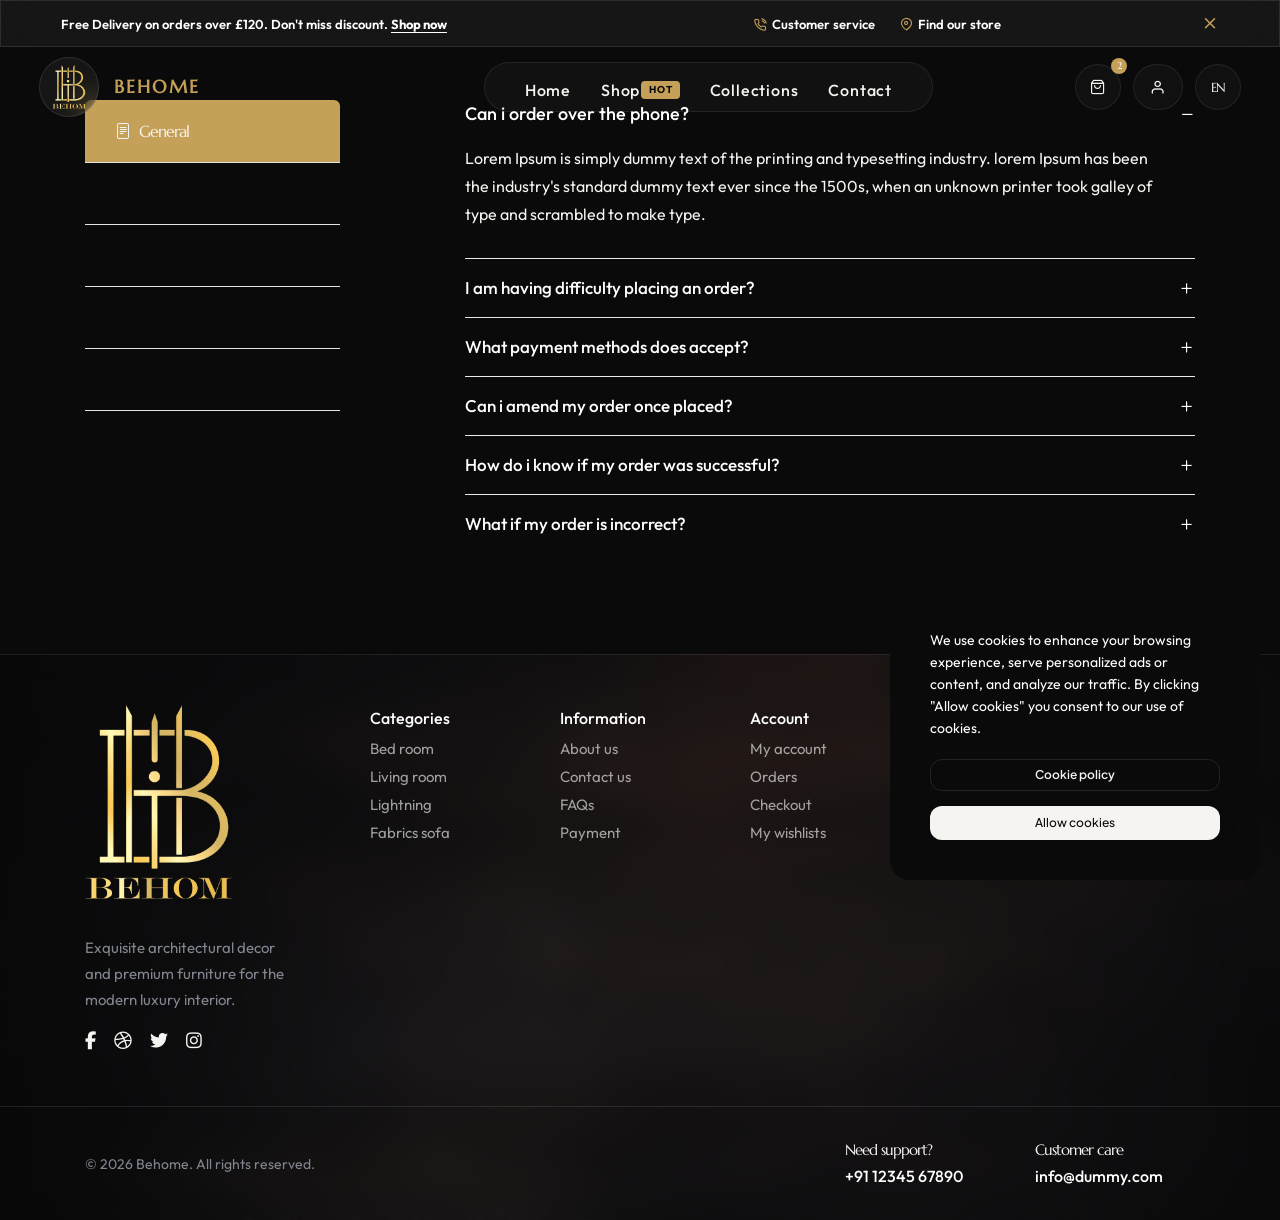
<file: demo-decor-store-faq.html>
﻿<!DOCTYPE html>

<html class="no-js" lang="en">
<head>
<title>Behome - Premium Architectural Decor &amp; Luxury Furniture</title>
<meta charset="utf-8"/>
<meta content="IE=edge" http-equiv="X-UA-Compatible"/>
<meta content="ThemeZaa" name="author">
<meta content="width=device-width,initial-scale=1.0" name="viewport"/>
<meta content="Behome - Premium E-commerce experience for architectural decor, luxury furniture, and high-end interior design. Elevate your living space with our curated collections." name="description">
<!-- Open Graph / Facebook -->
<meta content="website" property="og:type"/>
<meta content="https://mubashir111.github.io/blackrock_ecommerse/" property="og:url"/>
<meta content="Behome - Premium Architectural Decor &amp; Luxury Furniture" property="og:title"/>
<meta content="Behome - Premium E-commerce experience for architectural decor, luxury furniture, and high-end interior design. Elevate your living space with our curated collections." property="og:description"/>
<meta content="https://mubashir111.github.io/blackrock_ecommerse/images/sharing-preview.png" property="og:image"/>
<meta content="1200" property="og:image:width"/>
<meta content="630" property="og:image:height"/>
<meta content="Behome" property="og:site_name"/>
<!-- Twitter -->
<meta content="summary_large_image" property="twitter:card"/>
<meta content="https://mubashir111.github.io/blackrock_ecommerse/" property="twitter:url"/>
<meta content="Behome - Premium Architectural Decor &amp; Luxury Furniture" property="twitter:title"/>
<meta content="Behome - Premium E-commerce experience for architectural decor, luxury furniture, and high-end interior design. Elevate your living space with our curated collections." property="twitter:description"/>
<meta content="https://mubashir111.github.io/blackrock_ecommerse/images/sharing-preview.png" property="twitter:image"/>
<!-- favicon icon -->
<link href="images/favicon.png" rel="shortcut icon"/>
<link href="images/apple-touch-icon-57x57.png" rel="apple-touch-icon"/>
<link href="images/apple-touch-icon-72x72.png" rel="apple-touch-icon" sizes="72x72"/>
<link href="images/apple-touch-icon-114x114.png" rel="apple-touch-icon" sizes="114x114"/>
<!-- google fonts preconnect -->
<link crossorigin="" href="https://fonts.googleapis.com" rel="preconnect"/>
<link crossorigin="" href="https://fonts.gstatic.com" rel="preconnect"/>
<!-- style sheets and font icons  -->
<link href="css/vendors.min.css" rel="stylesheet"/>
<link href="css/icon.min.css" rel="stylesheet"/>
<link href="css/style.min.css" rel="stylesheet"/>
<link href="css/responsive.min.css" rel="stylesheet"/>
<link href="demos/decor-store/decor-store.css?v=7" rel="stylesheet"/>
</meta></meta></head>
<body class="bg-dark-gray" data-mobile-nav-style="classic">
<!-- start header -->
    <header class="header-with-topbar">
        <!-- start header top bar -->
        <div
            class="header-top-bar glass-effect top-bar-dark border-bottom border-color-transparent-white-light px-lg-0">
            <div class="container-fluid">
                <div class="row h-45px align-items-center m-0">
                    <div class="col-lg-7 col-md-8 text-center text-md-start">
                        <div class="fs-13 text-white fw-600">Free Delivery on orders over £120. Don't miss
                            discount. <a class="text-white fw-700 text-decoration-line-bottom"
                                href="demo-decor-store-shop.html">Shop now</a></div>
                    </div>
                    <div class="col-lg-5 col-md-4 text-end d-flex justify-content-end align-items-center">
                        <div class="d-none d-md-flex align-items-center">
                            <a class="widget fs-13 text-white fw-600 me-25px text-white"
                                href="demo-decor-store-contact.html"><i
                                    class="feather icon-feather-phone-call"></i>Customer service</a>
                            <a class="widget fs-13 text-white fw-600 me-25px d-none d-lg-inline-block"
                                href="demo-decor-store-contact.html"><i class="feather icon-feather-map-pin"></i>Find
                                our store</a>
                        </div>
                        <a class="text-white fs-18 ms-auto" href="javascript:void(0)"><i
                                class="feather icon-feather-x"></i></a>
                    </div>
                </div>
            </div>
        </div>
        <!-- end header top bar -->
        <!-- start navigation -->
        <nav class="navbar navbar-expand-lg header-light bg-transparent disable-fixed px-lg-0 py-lg-0">
            <div class="container-fluid px-4 d-flex align-items-center" style="height: 80px;">
                <div class="row w-100 align-items-center m-0">
                    <div class="col-6 col-xl-3 col-lg-2 order-1 d-flex align-items-center">
                        <a class="glass-logo-wrapper" href="index.html">
                            <div class="glass-logo-box">
                                <img alt="Behome Logo" src="images/new/logo/Behome%20Final%20.png" />
                            </div>
                            <span class="logo-text">BEHOME</span>
                        </a>
                    </div>
                    <div class="col-12 col-xl-6 col-lg-8 order-3 order-lg-2 menu-order position-static">
                        <div class="collapse navbar-collapse justify-content-end" id="navbarNav">
                            <!-- Mobile Navigation Header -->
                            <div class="mobile-nav-header d-lg-none">
                                <div class="mobile-logo">
                                    <a class="glass-logo-wrapper" href="index.html">
                                        <div class="glass-logo-box">
                                            <img alt="Behome Logo" src="images/new/logo/Behome%20Final%20.png" />
                                        </div>
                                        <span class="logo-text">BEHOME</span>
                                    </a>
                                </div>
                                <div class="mobile-icons">
                                    <a class="icon-box position-relative" href="demo-decor-store-cart.html">
                                        <i class="feather icon-feather-shopping-bag"></i>
                                        <span
                                            class="cart-count alt-font bg-base-color text-white d-flex align-items-center justify-content-center rounded-circle position-absolute"
                                            style="width: 14px; height: 14px; font-size: 9px; top: -4px; right: -4px; font-weight: 700;">2</span>
                                    </a>
                                    <a class="icon-box" href="demo-decor-store-account.html">
                                        <i class="feather icon-feather-user"></i>
                                    </a>
                                    <div class="close-button" data-bs-target="#navbarNav" data-bs-toggle="collapse">
                                        <i class="feather icon-feather-x"></i>
                                    </div>
                                </div>
                            </div>
                            <div class="glass-pill-nav">
                                <ul class="navbar-nav">
                                    <li class="nav-item"><a class="nav-link text-white-hover" href="index.html">Home</a>
                                    </li>
                                    <li class="nav-item dropdown submenu">
                                        <a class="nav-link text-white-hover" href="demo-decor-store-shop.html">Shop
                                            <span
                                                class="badge bg-base-color text-dark-gray fw-700 py-1 px-2 rounded-1 ms-1"
                                                style="font-size: 10px; vertical-align: middle;">HOT</span></a>
                                        <i aria-expanded="false" class="fa-solid fa-angle-down dropdown-toggle"
                                            data-bs-toggle="dropdown" id="navbarDropdownMenuLink1" role="button"></i>
                                        <div aria-labelledby="navbarDropdownMenuLink1"
                                            class="dropdown-menu submenu-content">
                                            <div class="d-lg-flex mega-menu m-auto flex-column">
                                                <div class="row row-cols-1 row-cols-lg-5 mb-60px md-mb-30px sm-mb-20px">
                                                    <div class="col">
                                                        <ul>
                                                            <li class="sub-title">Furniture</li>
                                                            <li><a href="demo-decor-store-shop.html">Modern chair</a>
                                                            </li>
                                                            <li><a href="demo-decor-store-shop.html">Luxurious sofa</a>
                                                            </li>
                                                            <li><a href="demo-decor-store-shop.html">Sitting tables</a>
                                                            </li>
                                                            <li><a href="demo-decor-store-shop.html">Century cabinet</a>
                                                            </li>
                                                            <li><a href="demo-decor-store-shop.html">Wooden stool</a>
                                                            </li>
                                                            <li><a href="demo-decor-store-shop.html">Dining tabl</a>
                                                            </li>
                                                        </ul>
                                                    </div>
                                                    <div class="col">
                                                        <ul>
                                                            <li class="sub-title">Lighting</li>
                                                            <li><a href="demo-decor-store-shop.html">Table lamps</a>
                                                            </li>
                                                            <li><a href="demo-decor-store-shop.html">Wall lights</a>
                                                            </li>
                                                            <li><a href="demo-decor-store-shop.html">Ceiling lights</a>
                                                            </li>
                                                            <li><a href="demo-decor-store-shop.html">Chandeliers</a>
                                                            </li>
                                                            <li><a href="demo-decor-store-shop.html">Smart lights</a>
                                                            </li>
                                                            <li><a href="demo-decor-store-shop.html">Outdoor lights</a>
                                                            </li>
                                                        </ul>
                                                    </div>
                                                    <div class="col">
                                                        <ul>
                                                            <li class="sub-title">Decor</li>
                                                            <li><a href="demo-decor-store-shop.html">Home decor</a></li>
                                                            <li><a href="demo-decor-store-shop.html">Kitchen decor</a>
                                                            </li>
                                                            <li><a href="demo-decor-store-shop.html">Office decor</a>
                                                            </li>
                                                            <li><a href="demo-decor-store-shop.html">Wooden mirrors</a>
                                                            </li>
                                                            <li><a href="demo-decor-store-shop.html">Designer clocks</a>
                                                            </li>
                                                            <li><a href="demo-decor-store-shop.html">Spiritual</a></li>
                                                        </ul>
                                                    </div>
                                                    <div class="col">
                                                        <ul>
                                                            <li class="sub-title">Cabinetry</li>
                                                            <li><a href="demo-decor-store-shop.html">Wardrobes</a></li>
                                                            <li><a href="demo-decor-store-shop.html">Shoe racks</a></li>
                                                            <li><a href="demo-decor-store-shop.html">Movable</a></li>
                                                            <li><a href="demo-decor-store-shop.html">Folding storage</a>
                                                            </li>
                                                            <li><a href="demo-decor-store-shop.html">Wooden units</a>
                                                            </li>
                                                            <li><a href="demo-decor-store-shop.html">Kids storage</a>
                                                            </li>
                                                        </ul>
                                                    </div>
                                                    <div class="col">
                                                        <ul>
                                                            <li class="sub-title">Commercial</li>
                                                            <li><a href="demo-decor-store-shop.html">Hotel furniture</a>
                                                            </li>
                                                            <li><a href="demo-decor-store-shop.html">Bar furniture</a>
                                                            </li>
                                                            <li><a href="demo-decor-store-shop.html">School
                                                                    furniture</a>
                                                            </li>
                                                            <li><a href="demo-decor-store-shop.html">Public
                                                                    furniture</a>
                                                            </li>
                                                            <li><a href="demo-decor-store-shop.html">Office
                                                                    furniture</a>
                                                            </li>
                                                            <li><a href="demo-decor-store-shop.html">Lab furniture</a>
                                                            </li>
                                                        </ul>
                                                    </div>
                                                </div>
                                                <div class="row row-cols-1 row-cols-md-2">
                                                    <div class="col">
                                                        <a href="demo-decor-store-shop.html"><img alt="" class="w-100"
                                                                src="images/demo-decor-store-menu-banner-01.jpg" /></a>
                                                    </div>
                                                    <div class="col">
                                                        <a href="demo-decor-store-shop.html"><img alt="" class="w-100"
                                                                src="images/demo-decor-store-menu-banner-02.jpg" /></a>
                                                    </div>
                                                </div>
                                            </div>
                                        </div>
                                    </li>
                                    <li class="nav-item dropdown submenu">
                                        <a class="nav-link text-white-hover"
                                            href="demo-decor-store-collections.html">Collections</a>
                                        <i aria-expanded="false" class="fa-solid fa-angle-down dropdown-toggle"
                                            data-bs-toggle="dropdown" id="navbarDropdownMenuLink2" role="button"></i>
                                        <div aria-labelledby="navbarDropdownMenuLink2"
                                            class="dropdown-menu submenu-content">
                                            <div class="d-lg-flex mega-menu m-auto flex-column">
                                                <div
                                                    class="row row-cols-2 row-cols-lg-6 row-cols-sm-3 md-pt-15px align-items-center justify-content-center mb-60px md-mb-30px sm-mb-0">
                                                    <div class="col md-mb-30px">
                                                        <a class="text-center" href="demo-decor-store-collections.html">
                                                            <img alt=""
                                                                src="images/demo-decor-store-menu-category-01.jpg" />
                                                        </a>
                                                        <a class="btn btn-hover-animation text-uppercase-inherit fw-600 ls-0px justify-content-center"
                                                            href="demo-decor-store-collections.html">
                                                            <span>
                                                                <span class="btn-text text-dark-gray fs-16">Designer
                                                                    stool</span>
                                                                <span class="btn-icon"><i
                                                                        class="fa-solid fa-arrow-right m-0"></i></span>
                                                            </span>
                                                        </a>
                                                    </div>
                                                    <div class="col md-mb-30px">
                                                        <a class="text-center" href="demo-decor-store-collections.html">
                                                            <img alt=""
                                                                src="images/demo-decor-store-menu-category-02.jpg" />
                                                        </a>
                                                        <a class="btn btn-hover-animation text-uppercase-inherit fw-600 ls-0px justify-content-center"
                                                            href="demo-decor-store-collections.html">
                                                            <span>
                                                                <span class="btn-text text-dark-gray fs-16">Modern
                                                                    chair</span>
                                                                <span class="btn-icon"><i
                                                                        class="fa-solid fa-arrow-right m-0"></i></span>
                                                            </span>
                                                        </a>
                                                    </div>
                                                    <div class="col md-mb-30px">
                                                        <a class="text-center" href="demo-decor-store-collections.html">
                                                            <img alt=""
                                                                src="images/demo-decor-store-menu-category-03.jpg" />
                                                        </a>
                                                        <a class="btn btn-hover-animation text-uppercase-inherit fw-600 ls-0px justify-content-center"
                                                            href="demo-decor-store-collections.html">
                                                            <span>
                                                                <span class="btn-text text-dark-gray fs-16">Table
                                                                    lamp</span>
                                                                <span class="btn-icon"><i
                                                                        class="fa-solid fa-arrow-right m-0"></i></span>
                                                            </span>
                                                        </a>
                                                    </div>
                                                    <div class="col md-mb-30px">
                                                        <a class="text-center" href="demo-decor-store-collections.html">
                                                            <img alt=""
                                                                src="images/demo-decor-store-menu-category-04.jpg" />
                                                        </a>
                                                        <a class="btn btn-hover-animation text-uppercase-inherit fw-600 ls-0px justify-content-center"
                                                            href="demo-decor-store-collections.html">
                                                            <span>
                                                                <span class="btn-text text-dark-gray fs-16">Home
                                                                    decor</span>
                                                                <span class="btn-icon"><i
                                                                        class="fa-solid fa-arrow-right m-0"></i></span>
                                                            </span>
                                                        </a>
                                                    </div>
                                                    <div class="col md-mb-30px">
                                                        <a class="text-center" href="demo-decor-store-collections.html">
                                                            <img alt=""
                                                                src="images/demo-decor-store-menu-category-05.jpg" />
                                                        </a>
                                                        <a class="btn btn-hover-animation text-uppercase-inherit fw-600 ls-0px justify-content-center"
                                                            href="demo-decor-store-collections.html">
                                                            <span>
                                                                <span class="btn-text text-dark-gray fs-16">Ceramic
                                                                    pots</span>
                                                                <span class="btn-icon"><i
                                                                        class="fa-solid fa-arrow-right m-0"></i></span>
                                                            </span>
                                                        </a>
                                                    </div>
                                                    <div class="col md-mb-30px">
                                                        <a class="text-center" href="demo-decor-store-collections.html">
                                                            <img alt=""
                                                                src="images/demo-decor-store-menu-category-06.jpg" />
                                                        </a>
                                                        <a class="btn btn-hover-animation text-uppercase-inherit fw-600 ls-0px justify-content-center"
                                                            href="demo-decor-store-collections.html">
                                                            <span>
                                                                <span class="btn-text text-dark-gray fs-16">Wooden
                                                                    table</span>
                                                                <span class="btn-icon"><i
                                                                        class="fa-solid fa-arrow-right m-0"></i></span>
                                                            </span>
                                                        </a>
                                                    </div>
                                                </div>
                                                <div class="row row-cols-1 row-cols-md-2">
                                                    <div class="col">
                                                        <a href="demo-decor-store-collections.html"><img alt=""
                                                                src="images/demo-decor-store-menu-banner-03.jpg" /></a>
                                                    </div>
                                                    <div class="col">
                                                        <a href="demo-decor-store-collections.html"><img alt=""
                                                                src="images/demo-decor-store-menu-banner-04.jpg" /></a>
                                                    </div>
                                                </div>
                                            </div>
                                        </div>
                                    </li>
                                    <li class="nav-item"><a class="nav-link text-white-hover"
                                            href="demo-decor-store-contact.html">Contact</a>
                                    </li>
                                </ul>
                            </div>
                        </div>
                    </div>
                    <!-- Right Side Icons -->
                    <div
                        class="col-6 col-xl-3 col-lg-2 order-2 order-lg-3 ms-auto d-flex justify-content-end align-items-center">
                        <div class="d-flex align-items-center" style="gap: 12px;">
                            <!-- Cart Button -->
                            <div class="position-relative">
                                <a class="glass-icon-box" href="demo-decor-store-cart.html">
                                    <i class="feather icon-feather-shopping-bag text-white fs-15"></i>
                                </a>
                                <span
                                    class="cart-count alt-font bg-base-color text-white d-flex align-items-center justify-content-center rounded-circle position-absolute"
                                    style="width: 16px; height: 16px; font-size: 10px; top: -6px; right: -6px; font-weight: 700;">2</span>
                            </div>
                            <!-- User Profile Icon Box -->
                            <div
                                class="position-relative d-flex align-items-center glass-icon-box px-3 d-none d-lg-flex">
                                <a class="d-flex align-items-center justify-content-center w-100 h-100"
                                    href="demo-decor-store-account.html">
                                    <i class="feather icon-feather-user text-white fs-16"></i>
                                </a>
                            </div>
                            <!-- Language Icon Box -->
                            <div
                                class="position-relative d-flex align-items-center glass-icon-box d-none d-lg-flex">
                                <a class="alt-font text-white fw-700 fs-13 lh-1" href="#">
                                    EN
                                </a>
                            </div>
                            <!-- Mobile Menu Toggler -->
                            <div
                                class="glass-icon-box d-flex align-items-center justify-content-center d-lg-none">
                                <button aria-controls="navbarNav" aria-label="Toggle navigation"
                                    class="navbar-toggler p-0 border-0 bg-transparent" data-bs-target="#navbarNav"
                                    data-bs-toggle="collapse" type="button">
                                    <span class="navbar-toggler-line"></span>
                                    <span class="navbar-toggler-line"></span>
                                    <span class="navbar-toggler-line"></span>
                                    <span class="navbar-toggler-line"></span>
                                </button>
                            </div>
                        </div>
                    </div>
                </div>
            </div>
        </nav>
    </header>
    <!-- end header -->
<!-- start section -->
<section class="position-relative">
<div class="container">
<div class="row">
<div class="col-xl-3 col-lg-4 tab-style-07 md-mb-50px sm-mb-35px" data-anime='{ "translate": [50, 0], "opacity": [0,1], "duration": 600, "delay":100, "staggervalue": 150, "easing": "easeOutQuad" }'>
<div class="position-sticky top-50px">
<ul class="nav nav-tabs justify-content-center border-0 fw-500 text-left alt-font bg-dark-gray border-radius-6px overflow-hidden">
<li class="nav-item">
<a class="nav-link active" data-bs-toggle="tab" href="demo-decor-store-faq.html#tab_seven1">
<span>
<span class="me-5px"><i class="bi bi-file-text"></i></span>
<span>General</span>
</span>
<span class="bg-hover bg-base-color"></span>
</a>
</li>
<li class="nav-item">
<a class="nav-link" data-bs-toggle="tab" href="demo-decor-store-faq.html#tab_seven2">
<span>
<span class="me-5px"><i class="bi bi-bag-plus"></i></span>
<span>Shopping information</span>
</span>
<span class="bg-hover bg-base-color"></span>
</a>
</li>
<li class="nav-item">
<a class="nav-link" data-bs-toggle="tab" href="demo-decor-store-faq.html#tab_seven3">
<span>
<span class="me-5px"><i class="bi bi-credit-card-2-back"></i></span>
<span>Payment information</span>
</span>
<span class="bg-hover bg-base-color"></span>
</a>
</li>
<li class="nav-item">
<a class="nav-link" data-bs-toggle="tab" href="demo-decor-store-faq.html#tab_seven4">
<span>
<span class="me-5px"><i class="bi bi-box"></i></span>
<span>Orders and returns</span>
</span>
<span class="bg-hover bg-base-color"></span>
</a>
</li>
<li class="nav-item">
<a class="nav-link" data-bs-toggle="tab" href="demo-decor-store-faq.html#tab_seven5">
<span>
<span class="me-5px"><i class="bi bi-cart"></i></span>
<span>Ordering from crafto</span>
</span>
<span class="bg-hover bg-base-color"></span>
</a>
</li>
<li class="nav-item">
<a class="nav-link" data-bs-toggle="tab" href="demo-decor-store-faq.html#tab_seven6">
<span>
<span class="me-5px"><i class="bi bi-info-circle"></i></span>
<span>Help and support</span>
</span>
<span class="bg-hover bg-base-color"></span>
</a>
</li>
</ul>
</div>
</div>
<div class="col-lg-8 offset-xl-1 lg-ps-50px md-ps-15px" data-anime='{ "translateX": [0, 0], "opacity": [0,1], "duration": 600, "delay":150, "staggervalue": 150, "easing": "easeOutQuad" }'>
<div class="tab-content h-100">
<!-- start tab content -->
<div class="tab-pane fade in active show" id="tab_seven1">
<div class="row">
<div class="col-12">
<div class="accordion accordion-style-02" data-active-icon="icon-feather-minus" data-inactive-icon="icon-feather-plus" id="accordion-style-01">
<!-- start accordion item -->
<div class="accordion-item active-accordion">
<div class="accordion-header border-bottom border-color-extra-medium-gray pt-0">
<a aria-expanded="true" data-bs-parent="#accordion-style-01" data-bs-target="#accordion-style-01-01" data-bs-toggle="collapse" href="demo-decor-store-faq.html#">
<div class="accordion-title mb-0 position-relative text-white">
<i class="feather icon-feather-minus"></i><span class="fw-500 fs-18">Can i order over the phone?</span>
</div>
</a>
</div>
<div class="accordion-collapse collapse show" data-bs-parent="#accordion-style-01" id="accordion-style-01-01">
<div class="accordion-body last-paragraph-no-margin border-bottom border-color-light-medium-gray">
<p>Lorem Ipsum is simply dummy text of the printing and typesetting
                                                        industry. lorem Ipsum has been the industry's standard dummy
                                                        text ever since the 1500s, when an unknown printer took galley
                                                        of type and scrambled to make type.</p>
</div>
</div>
</div>
<!-- end accordion item -->
<!-- start accordion item -->
<div class="accordion-item">
<div class="accordion-header border-bottom border-color-extra-medium-gray">
<a aria-expanded="false" data-bs-parent="#accordion-style-01" data-bs-target="#accordion-style-01-02" data-bs-toggle="collapse" href="demo-decor-store-faq.html#">
<div class="accordion-title mb-0 position-relative text-white">
<i class="feather icon-feather-plus"></i><span class="fw-500 fs-17">I am having difficulty placing an
                                                            order?</span>
</div>
</a>
</div>
<div class="accordion-collapse collapse" data-bs-parent="#accordion-style-01" id="accordion-style-01-02">
<div class="accordion-body last-paragraph-no-margin border-bottom border-color-light-medium-gray">
<p>Lorem Ipsum is simply dummy text of the printing and typesetting
                                                        industry. lorem Ipsum has been the industry's standard dummy
                                                        text ever since the 1500s, when an unknown printer took galley
                                                        of type and scrambled to make type.</p>
</div>
</div>
</div>
<!-- end accordion item -->
<!-- start accordion item -->
<div class="accordion-item">
<div class="accordion-header border-bottom border-color-light-medium-gray">
<a aria-expanded="false" data-bs-parent="#accordion-style-01" data-bs-target="#accordion-style-01-03" data-bs-toggle="collapse" href="demo-decor-store-faq.html#">
<div class="accordion-title mb-0 position-relative text-white">
<i class="feather icon-feather-plus"></i><span class="fw-500 fs-17">What payment methods does
                                                            accept?</span>
</div>
</a>
</div>
<div class="accordion-collapse collapse" data-bs-parent="#accordion-style-01" id="accordion-style-01-03">
<div class="accordion-body last-paragraph-no-margin border-bottom border-color-light-medium-gray">
<p>Lorem Ipsum is simply dummy text of the printing and typesetting
                                                        industry. lorem Ipsum has been the industry's standard dummy
                                                        text ever since the 1500s, when an unknown printer took galley
                                                        of type and scrambled to make type.</p>
</div>
</div>
</div>
<!-- end accordion item -->
<!-- start accordion item -->
<div class="accordion-item">
<div class="accordion-header border-bottom border-color-light-medium-gray">
<a aria-expanded="false" data-bs-parent="#accordion-style-01" data-bs-target="#accordion-style-01-04" data-bs-toggle="collapse" href="demo-decor-store-faq.html#">
<div class="accordion-title mb-0 position-relative text-white">
<i class="feather icon-feather-plus"></i><span class="fw-500 fs-17">Can i amend my order once
                                                            placed?</span>
</div>
</a>
</div>
<div class="accordion-collapse collapse" data-bs-parent="#accordion-style-01" id="accordion-style-01-04">
<div class="accordion-body last-paragraph-no-margin border-bottom border-color-light-medium-gray">
<p>Lorem Ipsum is simply dummy text of the printing and typesetting
                                                        industry. lorem Ipsum has been the industry's standard dummy
                                                        text ever since the 1500s, when an unknown printer took galley
                                                        of type and scrambled to make type.</p>
</div>
</div>
</div>
<!-- end accordion item -->
<!-- start accordion item -->
<div class="accordion-item">
<div class="accordion-header border-bottom border-color-light-medium-gray">
<a aria-expanded="false" data-bs-parent="#accordion-style-01" data-bs-target="#accordion-style-01-05" data-bs-toggle="collapse" href="demo-decor-store-faq.html#">
<div class="accordion-title mb-0 position-relative text-white">
<i class="feather icon-feather-plus"></i><span class="fw-500 fs-17">How do i know if my order was
                                                            successful?</span>
</div>
</a>
</div>
<div class="accordion-collapse collapse" data-bs-parent="#accordion-style-01" id="accordion-style-01-05">
<div class="accordion-body last-paragraph-no-margin border-bottom border-color-light-medium-gray">
<p>Lorem Ipsum is simply dummy text of the printing and typesetting
                                                        industry. lorem Ipsum has been the industry's standard dummy
                                                        text ever since the 1500s, when an unknown printer took galley
                                                        of type and scrambled to make type.</p>
</div>
</div>
</div>
<!-- end accordion item -->
<!-- start accordion item -->
<div class="accordion-item">
<div class="accordion-header border-bottom border-color-transparent">
<a aria-expanded="false" data-bs-parent="#accordion-style-01" data-bs-target="#accordion-style-01-06" data-bs-toggle="collapse" href="demo-decor-store-faq.html#">
<div class="accordion-title mb-0 position-relative text-white">
<i class="feather icon-feather-plus"></i><span class="fw-500 fs-17">What if my order is incorrect?</span>
</div>
</a>
</div>
<div class="accordion-collapse collapse" data-bs-parent="#accordion-style-01" id="accordion-style-01-06">
<div class="accordion-body last-paragraph-no-margin border-bottom border-color-transparent">
<p>Lorem Ipsum is simply dummy text of the printing and typesetting
                                                        industry. lorem Ipsum has been the industry's standard dummy
                                                        text ever since the 1500s, when an unknown printer took galley
                                                        of type and scrambled to make type.</p>
</div>
</div>
</div>
<!-- end accordion item -->
</div>
</div>
</div>
</div>
<!-- end tab content -->
<!-- start tab content -->
<div class="tab-pane fade in h-100" id="tab_seven2">
<div class="row">
<div class="col-12">
<div class="accordion accordion-style-02" data-active-icon="icon-feather-minus" data-inactive-icon="icon-feather-plus" id="accordion-style-02">
<!-- start accordion item -->
<div class="accordion-item active-accordion">
<div class="accordion-header border-bottom border-color-extra-medium-gray pt-0">
<a aria-expanded="true" data-bs-parent="#accordion-style-02" data-bs-target="#accordion-style-02-01" data-bs-toggle="collapse" href="demo-decor-store-faq.html#">
<div class="accordion-title mb-0 position-relative text-white">
<i class="feather icon-feather-minus"></i><span class="fw-500 fs-17">Can i order over the phone?</span>
</div>
</a>
</div>
<div class="accordion-collapse collapse show" data-bs-parent="#accordion-style-02" id="accordion-style-02-01">
<div class="accordion-body last-paragraph-no-margin border-bottom border-color-light-medium-gray">
<p>Lorem Ipsum is simply dummy text of the printing and typesetting
                                                        industry. lorem Ipsum has been the industry's standard dummy
                                                        text ever since the 1500s, when an unknown printer took galley
                                                        of type and scrambled to make type.</p>
</div>
</div>
</div>
<!-- end accordion item -->
<!-- start accordion item -->
<div class="accordion-item">
<div class="accordion-header border-bottom border-color-extra-medium-gray">
<a aria-expanded="false" data-bs-parent="#accordion-style-02" data-bs-target="#accordion-style-02-02" data-bs-toggle="collapse" href="demo-decor-store-faq.html#">
<div class="accordion-title mb-0 position-relative text-white">
<i class="feather icon-feather-plus"></i><span class="fw-500 fs-17">I am having difficulty placing an
                                                            order?</span>
</div>
</a>
</div>
<div class="accordion-collapse collapse" data-bs-parent="#accordion-style-02" id="accordion-style-02-02">
<div class="accordion-body last-paragraph-no-margin border-bottom border-color-light-medium-gray">
<p>Lorem Ipsum is simply dummy text of the printing and typesetting
                                                        industry. lorem Ipsum has been the industry's standard dummy
                                                        text ever since the 1500s, when an unknown printer took galley
                                                        of type and scrambled to make type.</p>
</div>
</div>
</div>
<!-- end accordion item -->
<!-- start accordion item -->
<div class="accordion-item">
<div class="accordion-header border-bottom border-color-light-medium-gray">
<a aria-expanded="false" data-bs-parent="#accordion-style-02" data-bs-target="#accordion-style-02-03" data-bs-toggle="collapse" href="demo-decor-store-faq.html#">
<div class="accordion-title mb-0 position-relative text-white">
<i class="feather icon-feather-plus"></i><span class="fw-500 fs-17">What payment methods does
                                                            accept?</span>
</div>
</a>
</div>
<div class="accordion-collapse collapse" data-bs-parent="#accordion-style-02" id="accordion-style-02-03">
<div class="accordion-body last-paragraph-no-margin border-bottom border-color-light-medium-gray">
<p>Lorem Ipsum is simply dummy text of the printing and typesetting
                                                        industry. lorem Ipsum has been the industry's standard dummy
                                                        text ever since the 1500s, when an unknown printer took galley
                                                        of type and scrambled to make type.</p>
</div>
</div>
</div>
<!-- end accordion item -->
<!-- start accordion item -->
<div class="accordion-item">
<div class="accordion-header border-bottom border-color-light-medium-gray">
<a aria-expanded="false" data-bs-parent="#accordion-style-02" data-bs-target="#accordion-style-02-04" data-bs-toggle="collapse" href="demo-decor-store-faq.html#">
<div class="accordion-title mb-0 position-relative text-white">
<i class="feather icon-feather-plus"></i><span class="fw-500 fs-17">Can i amend my order once
                                                            placed?</span>
</div>
</a>
</div>
<div class="accordion-collapse collapse" data-bs-parent="#accordion-style-02" id="accordion-style-02-04">
<div class="accordion-body last-paragraph-no-margin border-bottom border-color-light-medium-gray">
<p>Lorem Ipsum is simply dummy text of the printing and typesetting
                                                        industry. lorem Ipsum has been the industry's standard dummy
                                                        text ever since the 1500s, when an unknown printer took galley
                                                        of type and scrambled to make type.</p>
</div>
</div>
</div>
<!-- end accordion item -->
<!-- start accordion item -->
<div class="accordion-item">
<div class="accordion-header border-bottom border-color-light-medium-gray">
<a aria-expanded="false" data-bs-parent="#accordion-style-02" data-bs-target="#accordion-style-02-05" data-bs-toggle="collapse" href="demo-decor-store-faq.html#">
<div class="accordion-title mb-0 position-relative text-white">
<i class="feather icon-feather-plus"></i><span class="fw-500 fs-17">How do i know if my order was
                                                            successful?</span>
</div>
</a>
</div>
<div class="accordion-collapse collapse" data-bs-parent="#accordion-style-02" id="accordion-style-02-05">
<div class="accordion-body last-paragraph-no-margin border-bottom border-color-light-medium-gray">
<p>Lorem Ipsum is simply dummy text of the printing and typesetting
                                                        industry. lorem Ipsum has been the industry's standard dummy
                                                        text ever since the 1500s, when an unknown printer took galley
                                                        of type and scrambled to make type.</p>
</div>
</div>
</div>
<!-- end accordion item -->
<!-- start accordion item -->
<div class="accordion-item">
<div class="accordion-header border-bottom border-color-transparent">
<a aria-expanded="false" data-bs-parent="#accordion-style-02" data-bs-target="#accordion-style-02-06" data-bs-toggle="collapse" href="demo-decor-store-faq.html#">
<div class="accordion-title mb-0 position-relative text-white">
<i class="feather icon-feather-plus"></i><span class="fw-500 fs-17">What if my order is incorrect?</span>
</div>
</a>
</div>
<div class="accordion-collapse collapse" data-bs-parent="#accordion-style-02" id="accordion-style-02-06">
<div class="accordion-body last-paragraph-no-margin border-bottom border-color-transparent">
<p>Lorem Ipsum is simply dummy text of the printing and typesetting
                                                        industry. lorem Ipsum has been the industry's standard dummy
                                                        text ever since the 1500s, when an unknown printer took galley
                                                        of type and scrambled to make type.</p>
</div>
</div>
</div>
<!-- end accordion item -->
</div>
</div>
</div>
</div>
<!-- end tab content -->
<!-- start tab content -->
<div class="tab-pane fade in h-100" id="tab_seven3">
<div class="row">
<div class="col-12">
<div class="accordion accordion-style-02" data-active-icon="icon-feather-minus" data-inactive-icon="icon-feather-plus" id="accordion-style-03">
<!-- start accordion item -->
<div class="accordion-item active-accordion">
<div class="accordion-header border-bottom border-color-extra-medium-gray pt-0">
<a aria-expanded="true" data-bs-parent="#accordion-style-03" data-bs-target="#accordion-style-03-01" data-bs-toggle="collapse" href="demo-decor-store-faq.html#">
<div class="accordion-title mb-0 position-relative text-white">
<i class="feather icon-feather-minus"></i><span class="fw-500 fs-17">Can I return my order?</span>
</div>
</a>
</div>
<div class="accordion-collapse collapse show" data-bs-parent="#accordion-style-03" id="accordion-style-03-01">
<div class="accordion-body last-paragraph-no-margin border-bottom border-color-light-medium-gray">
<p>Lorem Ipsum is simply dummy text of the printing and typesetting
                                                        industry. lorem Ipsum has been the industry's standard dummy
                                                        text ever since the 1500s, when an unknown printer took galley
                                                        of type and scrambled to make type.</p>
</div>
</div>
</div>
<!-- end accordion item -->
<!-- start accordion item -->
<div class="accordion-item">
<div class="accordion-header border-bottom border-color-extra-medium-gray">
<a aria-expanded="false" data-bs-parent="#accordion-style-03" data-bs-target="#accordion-style-03-02" data-bs-toggle="collapse" href="demo-decor-store-faq.html#">
<div class="accordion-title mb-0 position-relative text-white">
<i class="feather icon-feather-plus"></i><span class="fw-500 fs-17">What if my item is damaged or
                                                            faulty?</span>
</div>
</a>
</div>
<div class="accordion-collapse collapse" data-bs-parent="#accordion-style-03" id="accordion-style-03-02">
<div class="accordion-body last-paragraph-no-margin border-bottom border-color-light-medium-gray">
<p>Lorem Ipsum is simply dummy text of the printing and typesetting
                                                        industry. lorem Ipsum has been the industry's standard dummy
                                                        text ever since the 1500s, when an unknown printer took galley
                                                        of type and scrambled to make type.</p>
</div>
</div>
</div>
<!-- end accordion item -->
<!-- start accordion item -->
<div class="accordion-item">
<div class="accordion-header border-bottom border-color-light-medium-gray">
<a aria-expanded="false" data-bs-parent="#accordion-style-03" data-bs-target="#accordion-style-03-03" data-bs-toggle="collapse" href="demo-decor-store-faq.html#">
<div class="accordion-title mb-0 position-relative text-white">
<i class="feather icon-feather-plus"></i><span class="fw-500 fs-17">How long will it take to process a
                                                            return?</span>
</div>
</a>
</div>
<div class="accordion-collapse collapse" data-bs-parent="#accordion-style-03" id="accordion-style-03-03">
<div class="accordion-body last-paragraph-no-margin border-bottom border-color-light-medium-gray">
<p>Lorem Ipsum is simply dummy text of the printing and typesetting
                                                        industry. lorem Ipsum has been the industry's standard dummy
                                                        text ever since the 1500s, when an unknown printer took galley
                                                        of type and scrambled to make type.</p>
</div>
</div>
</div>
<!-- end accordion item -->
<!-- start accordion item -->
<div class="accordion-item">
<div class="accordion-header border-bottom border-color-light-medium-gray">
<a aria-expanded="false" data-bs-parent="#accordion-style-03" data-bs-target="#accordion-style-03-04" data-bs-toggle="collapse" href="demo-decor-store-faq.html#">
<div class="accordion-title mb-0 position-relative text-white">
<i class="feather icon-feather-plus"></i><span class="fw-500 fs-17">Why does the refund amount exclude
                                                            delivery?</span>
</div>
</a>
</div>
<div class="accordion-collapse collapse" data-bs-parent="#accordion-style-03" id="accordion-style-03-04">
<div class="accordion-body last-paragraph-no-margin border-bottom border-color-light-medium-gray">
<p>Lorem Ipsum is simply dummy text of the printing and typesetting
                                                        industry. lorem Ipsum has been the industry's standard dummy
                                                        text ever since the 1500s, when an unknown printer took galley
                                                        of type and scrambled to make type.</p>
</div>
</div>
</div>
<!-- end accordion item -->
<!-- start accordion item -->
<div class="accordion-item">
<div class="accordion-header border-bottom border-color-light-medium-gray">
<a aria-expanded="false" data-bs-parent="#accordion-style-03" data-bs-target="#accordion-style-03-05" data-bs-toggle="collapse" href="demo-decor-store-faq.html#">
<div class="accordion-title mb-0 position-relative text-white">
<i class="feather icon-feather-plus"></i><span class="fw-500 fs-17">Need more help?</span>
</div>
</a>
</div>
<div class="accordion-collapse collapse" data-bs-parent="#accordion-style-03" id="accordion-style-03-05">
<div class="accordion-body last-paragraph-no-margin border-bottom border-color-light-medium-gray">
<p>Lorem Ipsum is simply dummy text of the printing and typesetting
                                                        industry. lorem Ipsum has been the industry's standard dummy
                                                        text ever since the 1500s, when an unknown printer took galley
                                                        of type and scrambled to make type.</p>
</div>
</div>
</div>
<!-- end accordion item -->
<!-- start accordion item -->
<div class="accordion-item">
<div class="accordion-header border-bottom border-color-transparent">
<a aria-expanded="false" data-bs-parent="#accordion-style-03" data-bs-target="#accordion-style-03-06" data-bs-toggle="collapse" href="demo-decor-store-faq.html#">
<div class="accordion-title mb-0 position-relative text-white">
<i class="feather icon-feather-plus"></i><span class="fw-500 fs-17">What if my item is damaged or
                                                            faulty?</span>
</div>
</a>
</div>
<div class="accordion-collapse collapse" data-bs-parent="#accordion-style-03" id="accordion-style-03-06">
<div class="accordion-body last-paragraph-no-margin border-bottom border-color-transparent">
<p>Lorem Ipsum is simply dummy text of the printing and typesetting
                                                        industry. lorem Ipsum has been the industry's standard dummy
                                                        text ever since the 1500s, when an unknown printer took galley
                                                        of type and scrambled to make type.</p>
</div>
</div>
</div>
<!-- end accordion item -->
</div>
</div>
</div>
</div>
<!-- end tab content -->
<!-- start tab content -->
<div class="tab-pane fade in h-100" id="tab_seven4">
<div class="row">
<div class="col-12">
<div class="accordion accordion-style-02" data-active-icon="icon-feather-minus" data-inactive-icon="icon-feather-plus" id="accordion-style-04">
<!-- start accordion item -->
<div class="accordion-item active-accordion">
<div class="accordion-header border-bottom border-color-extra-medium-gray pt-0">
<a aria-expanded="true" data-bs-parent="#accordion-style-04" data-bs-target="#accordion-style-04-01" data-bs-toggle="collapse" href="demo-decor-store-faq.html#">
<div class="accordion-title mb-0 position-relative text-white">
<i class="feather icon-feather-minus"></i><span class="fw-500 fs-17">Can i order over the phone?</span>
</div>
</a>
</div>
<div class="accordion-collapse collapse show" data-bs-parent="#accordion-style-04" id="accordion-style-04-01">
<div class="accordion-body last-paragraph-no-margin border-bottom border-color-light-medium-gray">
<p>Lorem Ipsum is simply dummy text of the printing and typesetting
                                                        industry. lorem Ipsum has been the industry's standard dummy
                                                        text ever since the 1500s, when an unknown printer took galley
                                                        of type and scrambled to make type.</p>
</div>
</div>
</div>
<!-- end accordion item -->
<!-- start accordion item -->
<div class="accordion-item">
<div class="accordion-header border-bottom border-color-extra-medium-gray">
<a aria-expanded="false" data-bs-parent="#accordion-style-04" data-bs-target="#accordion-style-04-02" data-bs-toggle="collapse" href="demo-decor-store-faq.html#">
<div class="accordion-title mb-0 position-relative text-white">
<i class="feather icon-feather-plus"></i><span class="fw-500 fs-17">I am having difficulty placing an
                                                            order?</span>
</div>
</a>
</div>
<div class="accordion-collapse collapse" data-bs-parent="#accordion-style-04" id="accordion-style-04-02">
<div class="accordion-body last-paragraph-no-margin border-bottom border-color-light-medium-gray">
<p>Lorem Ipsum is simply dummy text of the printing and typesetting
                                                        industry. lorem Ipsum has been the industry's standard dummy
                                                        text ever since the 1500s, when an unknown printer took galley
                                                        of type and scrambled to make type.</p>
</div>
</div>
</div>
<!-- end accordion item -->
<!-- start accordion item -->
<div class="accordion-item">
<div class="accordion-header border-bottom border-color-light-medium-gray">
<a aria-expanded="false" data-bs-parent="#accordion-style-04" data-bs-target="#accordion-style-04-03" data-bs-toggle="collapse" href="demo-decor-store-faq.html#">
<div class="accordion-title mb-0 position-relative text-white">
<i class="feather icon-feather-plus"></i><span class="fw-500 fs-17">What payment methods does
                                                            accept?</span>
</div>
</a>
</div>
<div class="accordion-collapse collapse" data-bs-parent="#accordion-style-04" id="accordion-style-04-03">
<div class="accordion-body last-paragraph-no-margin border-bottom border-color-light-medium-gray">
<p>Lorem Ipsum is simply dummy text of the printing and typesetting
                                                        industry. lorem Ipsum has been the industry's standard dummy
                                                        text ever since the 1500s, when an unknown printer took galley
                                                        of type and scrambled to make type.</p>
</div>
</div>
</div>
<!-- end accordion item -->
<!-- start accordion item -->
<div class="accordion-item">
<div class="accordion-header border-bottom border-color-light-medium-gray">
<a aria-expanded="false" data-bs-parent="#accordion-style-04" data-bs-target="#accordion-style-04-04" data-bs-toggle="collapse" href="demo-decor-store-faq.html#">
<div class="accordion-title mb-0 position-relative text-white">
<i class="feather icon-feather-plus"></i><span class="fw-500 fs-17">Can i amend my order once
                                                            placed?</span>
</div>
</a>
</div>
<div class="accordion-collapse collapse" data-bs-parent="#accordion-style-04" id="accordion-style-04-04">
<div class="accordion-body last-paragraph-no-margin border-bottom border-color-light-medium-gray">
<p>Lorem Ipsum is simply dummy text of the printing and typesetting
                                                        industry. lorem Ipsum has been the industry's standard dummy
                                                        text ever since the 1500s, when an unknown printer took galley
                                                        of type and scrambled to make type.</p>
</div>
</div>
</div>
<!-- end accordion item -->
<!-- start accordion item -->
<div class="accordion-item">
<div class="accordion-header border-bottom border-color-light-medium-gray">
<a aria-expanded="false" data-bs-parent="#accordion-style-04" data-bs-target="#accordion-style-04-05" data-bs-toggle="collapse" href="demo-decor-store-faq.html#">
<div class="accordion-title mb-0 position-relative text-white">
<i class="feather icon-feather-plus"></i><span class="fw-500 fs-17">How do i know if my order was
                                                            successful?</span>
</div>
</a>
</div>
<div class="accordion-collapse collapse" data-bs-parent="#accordion-style-04" id="accordion-style-04-05">
<div class="accordion-body last-paragraph-no-margin border-bottom border-color-light-medium-gray">
<p>Lorem Ipsum is simply dummy text of the printing and typesetting
                                                        industry. lorem Ipsum has been the industry's standard dummy
                                                        text ever since the 1500s, when an unknown printer took galley
                                                        of type and scrambled to make type.</p>
</div>
</div>
</div>
<!-- end accordion item -->
<!-- start accordion item -->
<div class="accordion-item">
<div class="accordion-header border-bottom border-color-transparent">
<a aria-expanded="false" data-bs-parent="#accordion-style-04" data-bs-target="#accordion-style-04-06" data-bs-toggle="collapse" href="demo-decor-store-faq.html#">
<div class="accordion-title mb-0 position-relative text-white">
<i class="feather icon-feather-plus"></i><span class="fw-500 fs-17">What if my order is incorrect?</span>
</div>
</a>
</div>
<div class="accordion-collapse collapse" data-bs-parent="#accordion-style-04" id="accordion-style-04-06">
<div class="accordion-body last-paragraph-no-margin border-bottom border-color-transparent">
<p>Lorem Ipsum is simply dummy text of the printing and typesetting
                                                        industry. lorem Ipsum has been the industry's standard dummy
                                                        text ever since the 1500s, when an unknown printer took galley
                                                        of type and scrambled to make type.</p>
</div>
</div>
</div>
<!-- end accordion item -->
</div>
</div>
</div>
</div>
<!-- end tab content -->
<!-- start tab content -->
<div class="tab-pane fade in h-100" id="tab_seven5">
<div class="row">
<div class="col-12">
<div class="accordion accordion-style-02" data-active-icon="icon-feather-minus" data-inactive-icon="icon-feather-plus" id="accordion-style-05">
<!-- start accordion item -->
<div class="accordion-item active-accordion">
<div class="accordion-header border-bottom border-color-extra-medium-gray pt-0">
<a aria-expanded="true" data-bs-parent="#accordion-style-05" data-bs-target="#accordion-style-05-01" data-bs-toggle="collapse" href="demo-decor-store-faq.html#">
<div class="accordion-title mb-0 position-relative text-white">
<i class="feather icon-feather-minus"></i><span class="fw-500 fs-17">Can i order over the phone?</span>
</div>
</a>
</div>
<div class="accordion-collapse collapse show" data-bs-parent="#accordion-style-05" id="accordion-style-05-01">
<div class="accordion-body last-paragraph-no-margin border-bottom border-color-light-medium-gray">
<p>Lorem Ipsum is simply dummy text of the printing and typesetting
                                                        industry. lorem Ipsum has been the industry's standard dummy
                                                        text ever since the 1500s, when an unknown printer took galley
                                                        of type and scrambled to make type.</p>
</div>
</div>
</div>
<!-- end accordion item -->
<!-- start accordion item -->
<div class="accordion-item">
<div class="accordion-header border-bottom border-color-extra-medium-gray">
<a aria-expanded="false" data-bs-parent="#accordion-style-05" data-bs-target="#accordion-style-05-02" data-bs-toggle="collapse" href="demo-decor-store-faq.html#">
<div class="accordion-title mb-0 position-relative text-white">
<i class="feather icon-feather-plus"></i><span class="fw-500 fs-17">I am having difficulty placing an
                                                            order?</span>
</div>
</a>
</div>
<div class="accordion-collapse collapse" data-bs-parent="#accordion-style-05" id="accordion-style-05-02">
<div class="accordion-body last-paragraph-no-margin border-bottom border-color-light-medium-gray">
<p>Lorem Ipsum is simply dummy text of the printing and typesetting
                                                        industry. lorem Ipsum has been the industry's standard dummy
                                                        text ever since the 1500s, when an unknown printer took galley
                                                        of type and scrambled to make type.</p>
</div>
</div>
</div>
<!-- end accordion item -->
<!-- start accordion item -->
<div class="accordion-item">
<div class="accordion-header border-bottom border-color-light-medium-gray">
<a aria-expanded="false" data-bs-parent="#accordion-style-05" data-bs-target="#accordion-style-05-03" data-bs-toggle="collapse" href="demo-decor-store-faq.html#">
<div class="accordion-title mb-0 position-relative text-white">
<i class="feather icon-feather-plus"></i><span class="fw-500 fs-17">What payment methods does
                                                            accept?</span>
</div>
</a>
</div>
<div class="accordion-collapse collapse" data-bs-parent="#accordion-style-05" id="accordion-style-05-03">
<div class="accordion-body last-paragraph-no-margin border-bottom border-color-light-medium-gray">
<p>Lorem Ipsum is simply dummy text of the printing and typesetting
                                                        industry. lorem Ipsum has been the industry's standard dummy
                                                        text ever since the 1500s, when an unknown printer took galley
                                                        of type and scrambled to make type.</p>
</div>
</div>
</div>
<!-- end accordion item -->
<!-- start accordion item -->
<div class="accordion-item">
<div class="accordion-header border-bottom border-color-light-medium-gray">
<a aria-expanded="false" data-bs-parent="#accordion-style-05" data-bs-target="#accordion-style-05-04" data-bs-toggle="collapse" href="demo-decor-store-faq.html#">
<div class="accordion-title mb-0 position-relative text-white">
<i class="feather icon-feather-plus"></i><span class="fw-500 fs-17">Can i amend my order once
                                                            placed?</span>
</div>
</a>
</div>
<div class="accordion-collapse collapse" data-bs-parent="#accordion-style-05" id="accordion-style-05-04">
<div class="accordion-body last-paragraph-no-margin border-bottom border-color-light-medium-gray">
<p>Lorem Ipsum is simply dummy text of the printing and typesetting
                                                        industry. lorem Ipsum has been the industry's standard dummy
                                                        text ever since the 1500s, when an unknown printer took galley
                                                        of type and scrambled to make type.</p>
</div>
</div>
</div>
<!-- end accordion item -->
<!-- start accordion item -->
<div class="accordion-item">
<div class="accordion-header border-bottom border-color-light-medium-gray">
<a aria-expanded="false" data-bs-parent="#accordion-style-05" data-bs-target="#accordion-style-05-05" data-bs-toggle="collapse" href="demo-decor-store-faq.html#">
<div class="accordion-title mb-0 position-relative text-white">
<i class="feather icon-feather-plus"></i><span class="fw-500 fs-17">How do i know if my order was
                                                            successful?</span>
</div>
</a>
</div>
<div class="accordion-collapse collapse" data-bs-parent="#accordion-style-05" id="accordion-style-05-05">
<div class="accordion-body last-paragraph-no-margin border-bottom border-color-light-medium-gray">
<p>Lorem Ipsum is simply dummy text of the printing and typesetting
                                                        industry. lorem Ipsum has been the industry's standard dummy
                                                        text ever since the 1500s, when an unknown printer took galley
                                                        of type and scrambled to make type.</p>
</div>
</div>
</div>
<!-- end accordion item -->
<!-- start accordion item -->
<div class="accordion-item">
<div class="accordion-header border-bottom border-color-transparent">
<a aria-expanded="false" data-bs-parent="#accordion-style-05" data-bs-target="#accordion-style-05-06" data-bs-toggle="collapse" href="demo-decor-store-faq.html#">
<div class="accordion-title mb-0 position-relative text-white">
<i class="feather icon-feather-plus"></i><span class="fw-500 fs-17">What if my order is incorrect?</span>
</div>
</a>
</div>
<div class="accordion-collapse collapse" data-bs-parent="#accordion-style-05" id="accordion-style-05-06">
<div class="accordion-body last-paragraph-no-margin border-bottom border-color-transparent">
<p>Lorem Ipsum is simply dummy text of the printing and typesetting
                                                        industry. lorem Ipsum has been the industry's standard dummy
                                                        text ever since the 1500s, when an unknown printer took galley
                                                        of type and scrambled to make type.</p>
</div>
</div>
</div>
<!-- end accordion item -->
</div>
</div>
</div>
</div>
<!-- end tab content -->
<!-- start tab content -->
<div class="tab-pane fade in h-100" id="tab_seven6">
<div class="row">
<div class="col-12">
<div class="accordion accordion-style-02" data-active-icon="icon-feather-minus" data-inactive-icon="icon-feather-plus" id="accordion-style-06">
<!-- start accordion item -->
<div class="accordion-item active-accordion">
<div class="accordion-header border-bottom border-color-extra-medium-gray pt-0">
<a aria-expanded="true" data-bs-parent="#accordion-style-06" data-bs-target="#accordion-style-06-01" data-bs-toggle="collapse" href="demo-decor-store-faq.html#">
<div class="accordion-title mb-0 position-relative text-white">
<i class="feather icon-feather-minus"></i><span class="fw-500 fs-17">Can i order over the phone?</span>
</div>
</a>
</div>
<div class="accordion-collapse collapse show" data-bs-parent="#accordion-style-06" id="accordion-style-06-01">
<div class="accordion-body last-paragraph-no-margin border-bottom border-color-light-medium-gray">
<p>Lorem Ipsum is simply dummy text of the printing and typesetting
                                                        industry. lorem Ipsum has been the industry's standard dummy
                                                        text ever since the 1500s, when an unknown printer took galley
                                                        of type and scrambled to make type.</p>
</div>
</div>
</div>
<!-- end accordion item -->
<!-- start accordion item -->
<div class="accordion-item">
<div class="accordion-header border-bottom border-color-extra-medium-gray">
<a aria-expanded="false" data-bs-parent="#accordion-style-06" data-bs-target="#accordion-style-06-02" data-bs-toggle="collapse" href="demo-decor-store-faq.html#">
<div class="accordion-title mb-0 position-relative text-white">
<i class="feather icon-feather-plus"></i><span class="fw-500 fs-17">I am having difficulty placing an
                                                            order?</span>
</div>
</a>
</div>
<div class="accordion-collapse collapse" data-bs-parent="#accordion-style-06" id="accordion-style-06-02">
<div class="accordion-body last-paragraph-no-margin border-bottom border-color-light-medium-gray">
<p>Lorem Ipsum is simply dummy text of the printing and typesetting
                                                        industry. lorem Ipsum has been the industry's standard dummy
                                                        text ever since the 1500s, when an unknown printer took galley
                                                        of type and scrambled to make type.</p>
</div>
</div>
</div>
<!-- end accordion item -->
<!-- start accordion item -->
<div class="accordion-item">
<div class="accordion-header border-bottom border-color-light-medium-gray">
<a aria-expanded="false" data-bs-parent="#accordion-style-06" data-bs-target="#accordion-style-06-03" data-bs-toggle="collapse" href="demo-decor-store-faq.html#">
<div class="accordion-title mb-0 position-relative text-white">
<i class="feather icon-feather-plus"></i><span class="fw-500 fs-17">What payment methods does
                                                            accept?</span>
</div>
</a>
</div>
<div class="accordion-collapse collapse" data-bs-parent="#accordion-style-06" id="accordion-style-06-03">
<div class="accordion-body last-paragraph-no-margin border-bottom border-color-light-medium-gray">
<p>Lorem Ipsum is simply dummy text of the printing and typesetting
                                                        industry. lorem Ipsum has been the industry's standard dummy
                                                        text ever since the 1500s, when an unknown printer took galley
                                                        of type and scrambled to make type.</p>
</div>
</div>
</div>
<!-- end accordion item -->
<!-- start accordion item -->
<div class="accordion-item">
<div class="accordion-header border-bottom border-color-light-medium-gray">
<a aria-expanded="false" data-bs-parent="#accordion-style-06" data-bs-target="#accordion-style-06-04" data-bs-toggle="collapse" href="demo-decor-store-faq.html#">
<div class="accordion-title mb-0 position-relative text-white">
<i class="feather icon-feather-plus"></i><span class="fw-500 fs-17">Can i amend my order once
                                                            placed?</span>
</div>
</a>
</div>
<div class="accordion-collapse collapse" data-bs-parent="#accordion-style-06" id="accordion-style-06-04">
<div class="accordion-body last-paragraph-no-margin border-bottom border-color-light-medium-gray">
<p>Lorem Ipsum is simply dummy text of the printing and typesetting
                                                        industry. lorem Ipsum has been the industry's standard dummy
                                                        text ever since the 1500s, when an unknown printer took galley
                                                        of type and scrambled to make type.</p>
</div>
</div>
</div>
<!-- end accordion item -->
<!-- start accordion item -->
<div class="accordion-item">
<div class="accordion-header border-bottom border-color-light-medium-gray">
<a aria-expanded="false" data-bs-parent="#accordion-style-06" data-bs-target="#accordion-style-06-05" data-bs-toggle="collapse" href="demo-decor-store-faq.html#">
<div class="accordion-title mb-0 position-relative text-white">
<i class="feather icon-feather-plus"></i><span class="fw-500 fs-17">How do i know if my order was
                                                            successful?</span>
</div>
</a>
</div>
<div class="accordion-collapse collapse" data-bs-parent="#accordion-style-06" id="accordion-style-06-05">
<div class="accordion-body last-paragraph-no-margin border-bottom border-color-light-medium-gray">
<p>Lorem Ipsum is simply dummy text of the printing and typesetting
                                                        industry. lorem Ipsum has been the industry's standard dummy
                                                        text ever since the 1500s, when an unknown printer took galley
                                                        of type and scrambled to make type.</p>
</div>
</div>
</div>
<!-- end accordion item -->
<!-- start accordion item -->
<div class="accordion-item">
<div class="accordion-header border-bottom border-color-transparent">
<a aria-expanded="false" data-bs-parent="#accordion-style-06" data-bs-target="#accordion-style-06-06" data-bs-toggle="collapse" href="demo-decor-store-faq.html#">
<div class="accordion-title mb-0 position-relative text-white">
<i class="feather icon-feather-plus"></i><span class="fw-500 fs-17">What if my order is incorrect?</span>
</div>
</a>
</div>
<div class="accordion-collapse collapse" data-bs-parent="#accordion-style-06" id="accordion-style-06-06">
<div class="accordion-body last-paragraph-no-margin border-bottom border-color-transparent">
<p>Lorem Ipsum is simply dummy text of the printing and typesetting
                                                        industry. lorem Ipsum has been the industry's standard dummy
                                                        text ever since the 1500s, when an unknown printer took galley
                                                        of type and scrambled to make type.</p>
</div>
</div>
</div>
<!-- end accordion item -->
</div>
</div>
</div>
</div>
<!-- end tab content -->
</div>
</div>
</div>
</div>
</section>
<!-- end section -->
<!-- start footer -->
<footer class="footer-dark bg-dark-gray pb-0 pt-0 cover-background" style="background-image: linear-gradient(rgba(10, 10, 10, 0.85), rgba(10, 10, 10, 0.85)), url('images/new/bg/bg1.png')">
<div class="container pt-4 pb-4 md-pt-45px md-pb-45px">
<div class="row justify-content-center">
<!-- start footer column -->
<div class="col-6 col-lg-3 last-paragraph-no-margin order-sm-1 md-mb-50px xs-mb-30px">
<a class="footer-logo mb-30px d-inline-block" href="index.html">
<img alt="Behome Logo" src="images/new/logo/Behome%20Final%20.png" style="max-height: 200px;"/>
</a>
<p class="w-80 sm-w-100">Exquisite architectural decor and premium furniture for the modern luxury
                        interior.</p>
<div class="elements-social social-icon-style-02 mt-15px">
<ul class="small-icon light">
<li><a class="facebook" href="https://www.facebook.com/" target="_blank"><i class="fa-brands fa-facebook-f"></i></a></li>
<li><a class="dribbble" href="http://www.dribbble.com" target="_blank"><i class="fa-brands fa-dribbble"></i></a></li>
<li><a class="twitter" href="https://www.twitter.com" target="_blank"><i class="fa-brands fa-twitter"></i></a></li>
<li><a class="instagram" href="https://www.instagram.com" target="_blank"><i class="fa-brands fa-instagram"></i></a></li>
</ul>
</div>
</div>
<!-- end footer column -->
<!-- start footer column -->
<div class="col-6 col-lg-2 col-sm-4 xs-mb-30px order-sm-3 order-lg-2">
<span class="fs-16 fw-500 d-block text-white mb-5px">Categories</span>
<ul>
<li><a href="demo-decor-store-shop.html">Bed room</a></li>
<li><a href="demo-decor-store-shop.html">Living room</a></li>
<li><a href="demo-decor-store-shop.html">Lightning</a></li>
<li><a href="demo-decor-store-shop.html">Fabrics sofa</a></li>
</ul>
</div>
<!-- end footer column -->
<!-- start footer column -->
<div class="col-6 col-lg-2 col-sm-4 xs-mb-30px order-sm-3 order-lg-2">
<span class="fs-16 fw-500 d-block text-white mb-5px">Information</span>
<ul>
<li><a href="demo-decor-store-about.html">About us</a></li>
<li><a href="demo-decor-store-contact.html">Contact us</a></li>
<li><a href="demo-decor-store-faq.html">FAQs</a></li>
<li><a href="demo-decor-store-faq.html">Payment</a></li>
</ul>
</div>
<!-- end footer column -->
<!-- start footer column -->
<div class="col-6 col-lg-2 col-sm-4 xs-mb-30px order-sm-3 order-lg-2">
<span class="fs-16 fw-500 d-block text-white mb-5px">Account</span>
<ul>
<li><a href="demo-decor-store-account.html">My account</a></li>
<li><a href="demo-decor-store-cart.html">Orders</a></li>
<li><a href="demo-decor-store-checkout.html">Checkout</a></li>
<li><a href="demo-decor-store-wishlist.html">My wishlists</a></li>
</ul>
</div>
<!-- end footer column -->
<!-- start footer column -->
<div class="col-lg-3 col-sm-6 ps-20px sm-ps-15px md-mb-50px xs-mb-0 order-sm-2 order-lg-5">
<span class="fs-16 fw-500 d-block text-white mb-5px">Newsletter</span>
<div class="mb-20px">Get everything you need succeed!</div>
<div class="d-inline-block w-100 newsletter-style-02 position-relative mb-15px">
<form action="https://craftohtml.themezaa.com/email-templates/subscribe-newsletter.php" class="position-relative w-100" method="post">
<input class="bg-transparent border-color-transparent-white-light w-100 form-control pe-50px ps-20px lg-ps-15px required" name="email" placeholder="Enter your email" type="email"/>
<input name="redirect" type="hidden" value=""/>
<button aria-label="submit" class="btn pe-20px submit"><i class="icon feather icon-feather-mail icon-small text-white"></i></button>
<div class="form-results border-radius-4px pt-5px pb-5px ps-15px pe-15px fs-14 lh-22 mt-10px w-100 text-center position-absolute d-none">
</div>
</form>
</div>
<div class="footer-card">
<a class="d-inline-block me-5px align-middle" href="demo-decor-store-shop.html"><img alt="" src="images/demo-decor-store-payment-icon-01.png"/></a>
<a class="d-inline-block me-5px align-middle" href="demo-decor-store-shop.html"><img alt="" src="images/demo-decor-store-payment-icon-02.png"/></a>
<a class="d-inline-block me-5px align-middle" href="demo-decor-store-shop.html"><img alt="" src="images/demo-decor-store-payment-icon-03.png"/></a>
<a class="d-inline-block me-5px align-middle" href="demo-decor-store-shop.html"><img alt="" src="images/demo-decor-store-payment-icon-04.png"/></a>
</div>
</div>
<!-- end footer column -->
</div>
</div>
<div class="border-top border-color-transparent-white-light pt-30px pb-30px">
<div class="container">
<div class="row align-items-center justify-content-center">
<div class="col-xl-8 last-paragraph-no-margin text-center text-xl-start lg-mt-20px order-3 order-xl-1">
<p class="fs-14 w-90 xl-w-100">© 2026 Behome. All rights reserved.</p>
</div>
<div class="col-6 col-xl-2 col-md-3 col-sm-5 text-center text-xl-start order-1 order-xl-2">
<span class="lh-26 alt-font d-block">Need support?</span>
<a class="fs-16 text-white fw-500" href="tel:911234567890">+91 12345 67890</a>
</div>
<div class="col-6 col-xl-2 col-md-3 col-sm-5 text-center text-xl-start order-2 order-xl-3">
<span class="lh-26 alt-font d-block">Customer care</span>
<a class="fs-16 text-white fw-500" href="mailto:info@dummy.com">info@dummy.com</a>
</div>
</div>
</div>
</div>
</footer>
<!-- end footer -->
<!-- start cookie message -->
<div class="cookie-message bg-dark-gray border-radius-8px" id="cookies-model">
<div class="cookie-description fs-14 text-white mb-20px lh-22">We use cookies to enhance your browsing
            experience, serve personalized ads or content, and analyze our traffic. By clicking "Allow cookies" you
            consent to our use of cookies. </div>
<div class="cookie-btn">
<a aria-label="btn" class="btn btn-transparent-white border-1 border-color-transparent-white-light btn-very-small btn-switch-text btn-rounded w-100 mb-15px" href="demo-decor-store-faq.html#">
<span>
<span class="btn-double-text" data-text="Cookie policy">Cookie policy</span>
</span>
</a>
<a aria-label="text" class="btn btn-white btn-very-small btn-switch-text btn-box-shadow accept_cookies_btn btn-rounded w-100" data-accept-btn="" href="demo-decor-store-faq.html#">
<span>
<span class="btn-double-text" data-text="Allow cookies">Allow cookies</span>
</span>
</a>
</div>
</div>
<!-- end cookie message -->
<!-- start scroll progress -->
<div class="scroll-progress d-none d-xxl-block">
<a aria-label="scroll" class="scroll-top" href="demo-decor-store-faq.html#">
<span class="scroll-text">Scroll</span><span class="scroll-line"><span class="scroll-point"></span></span>
</a>
</div>
<!-- end scroll progress -->
<!-- javascript libraries -->
<script data-cfasync="false" src="cdn-cgi/scripts/5c5dd728/cloudflare-static/email-decode.min.js"></script>
<script src="js/jquery.js" type="text/javascript"></script>
<script src="js/vendors.min.js" type="text/javascript"></script>
<script src="js/main.js" type="text/javascript"></script>
<!-- Mega Menu Alignment Fix -->
    <script>
        document.addEventListener('DOMContentLoaded', function () {
            function updateMegaMenuPosition() {
                if (window.innerWidth >= 992) {
                    var container = document.querySelector('.navbar .container-fluid');
                    if (!container) return;
                    var containerRect = container.getBoundingClientRect();

                    var megaMenus = document.querySelectorAll('.navbar-nav .dropdown-menu.submenu-content');
                    megaMenus.forEach(function (menu) {
                        var navItem = menu.closest('.nav-item');
                        var pillNav = menu.closest('.glass-pill-nav');

                        if (pillNav && navItem) {
                            var pillRect = pillNav.getBoundingClientRect();
                            var itemRect = navItem.getBoundingClientRect();

                            // Since .nav-item now has position: relative (for the hover bridge),
                            // we calculate the left offset to align with the container's left edge.
                            var leftOffset = containerRect.left - itemRect.left;
                            
                            menu.style.setProperty('position', 'absolute', 'important');
                            menu.style.setProperty('left', leftOffset + 'px', 'important');
                            menu.style.setProperty('width', containerRect.width + 'px', 'important');
                            menu.style.setProperty('max-width', containerRect.width + 'px', 'important');
                            menu.style.setProperty('margin-left', '0', 'important');
                            menu.style.setProperty('transform', 'none', 'important');
                        }
                    });
                } else {
                    var megaMenus = document.querySelectorAll('.navbar-nav .dropdown-menu.submenu-content');
                    megaMenus.forEach(function (menu) {
                        menu.style.removeProperty('position');
                        menu.style.removeProperty('left');
                        menu.style.removeProperty('width');
                        menu.style.removeProperty('max-width');
                        menu.style.removeProperty('margin-left');
                        menu.style.removeProperty('transform');
                    });
                }
            }

            // Run on load and resize
            updateMegaMenuPosition();
            window.addEventListener('resize', updateMegaMenuPosition);

            // Also run when any dropdown toggles are interacted with (hover for desktop)
            var dropdowns = document.querySelectorAll('.navbar-nav .nav-item.dropdown');
            dropdowns.forEach(function (dropdown) {
                dropdown.addEventListener('mouseenter', updateMegaMenuPosition);
            });
        });
    </script>

    <!-- Behome Premium Animation System -->
    <script>
        (function () {
            'use strict';

            var animObserver = new IntersectionObserver(function (entries) {
                entries.forEach(function (entry) {
                    if (entry.isIntersecting) {
                        entry.target.classList.add('animated');
                        animObserver.unobserve(entry.target);
                    }
                });
            }, { threshold: 0.12, rootMargin: '0px 0px -40px 0px' });

            function observeAnimations() {
                document.querySelectorAll('.fade-in-up, .fade-in-left').forEach(function (el) {
                    animObserver.observe(el);
                });
            }

            function applyAnimationClasses() {
                var sectionSelectors = [
                    'section .container > .row',
                    'section .container-fluid > .row',
                    '.shop-box',
                    '.feature-box',
                    '.categories-style-01',
                    'footer .footer-title',
                    'footer .col-lg-3',
                    'footer .col-lg-2'
                ];
                sectionSelectors.forEach(function (sel) {
                    document.querySelectorAll(sel).forEach(function (el, idx) {
                        if (!el.classList.contains('fade-in-up')) {
                            el.classList.add('fade-in-up');
                            el.style.transitionDelay = (idx * 0.07) + 's';
                        }
                    });
                });
                var grids = document.querySelectorAll('.row.row-cols-1.row-cols-lg-4, .row.row-cols-1.row-cols-md-3');
                grids.forEach(function (grid) { grid.classList.add('stagger-children'); });
            }

            function highlightActivePage() {
                var path = window.location.pathname.split('/').pop() || 'index.html';
                document.querySelectorAll('.navbar-nav .nav-link').forEach(function (link) {
                    var href = link.getAttribute('href');
                    if (href && href === path) { link.parentElement.classList.add('active'); }
                });
            }

            function handleNavbarScroll() {
                var navbar = document.querySelector('header nav.navbar');
                if (!navbar) return;
                window.addEventListener('scroll', function () {
                    if (window.scrollY > 60) {
                        navbar.style.background = 'rgba(10,10,10,0.92)';
                                                                        navbar.style.boxShadow = '0 2px 30px rgba(0,0,0,0.4)';
                        navbar.style.transition = 'background 0.4s ease, box-shadow 0.4s ease';
                    } else {
                        navbar.style.background = '';
                        navbar.style.boxShadow = '';
                    }
                }, { passive: true });
            }

            function addRippleEffect() {
                document.addEventListener('click', function (e) {
                    var btn = e.target.closest('.btn');
                    if (!btn) return;
                    var ripple = document.createElement('span');
                    var rect = btn.getBoundingClientRect();
                    var size = Math.max(rect.width, rect.height);
                    ripple.style.cssText = [
                        'position:absolute', 'border-radius:50%', 'transform:scale(0)',
                        'animation:rippleEffect 0.5s ease-out forwards',
                        'background:rgba(197,160,89,0.25)', 'pointer-events:none',
                        'width:' + size + 'px', 'height:' + size + 'px',
                        'top:' + (e.clientY - rect.top - size / 2) + 'px',
                        'left:' + (e.clientX - rect.left - size / 2) + 'px'
                    ].join(';');
                    btn.appendChild(ripple);
                    setTimeout(function () { ripple.remove(); }, 600);
                });
                if (!document.getElementById('behome-ripple-style')) {
                    var style = document.createElement('style');
                    style.id = 'behome-ripple-style';
                    style.textContent = '@keyframes rippleEffect{to{transform:scale(2.5);opacity:0;}}';
                    document.head.appendChild(style);
                }
            }

            document.addEventListener('DOMContentLoaded', function () {
                applyAnimationClasses();
                observeAnimations();
                highlightActivePage();
                handleNavbarScroll();
                addRippleEffect();
            });
        })();
    </script>
</body>
</html>
</file>
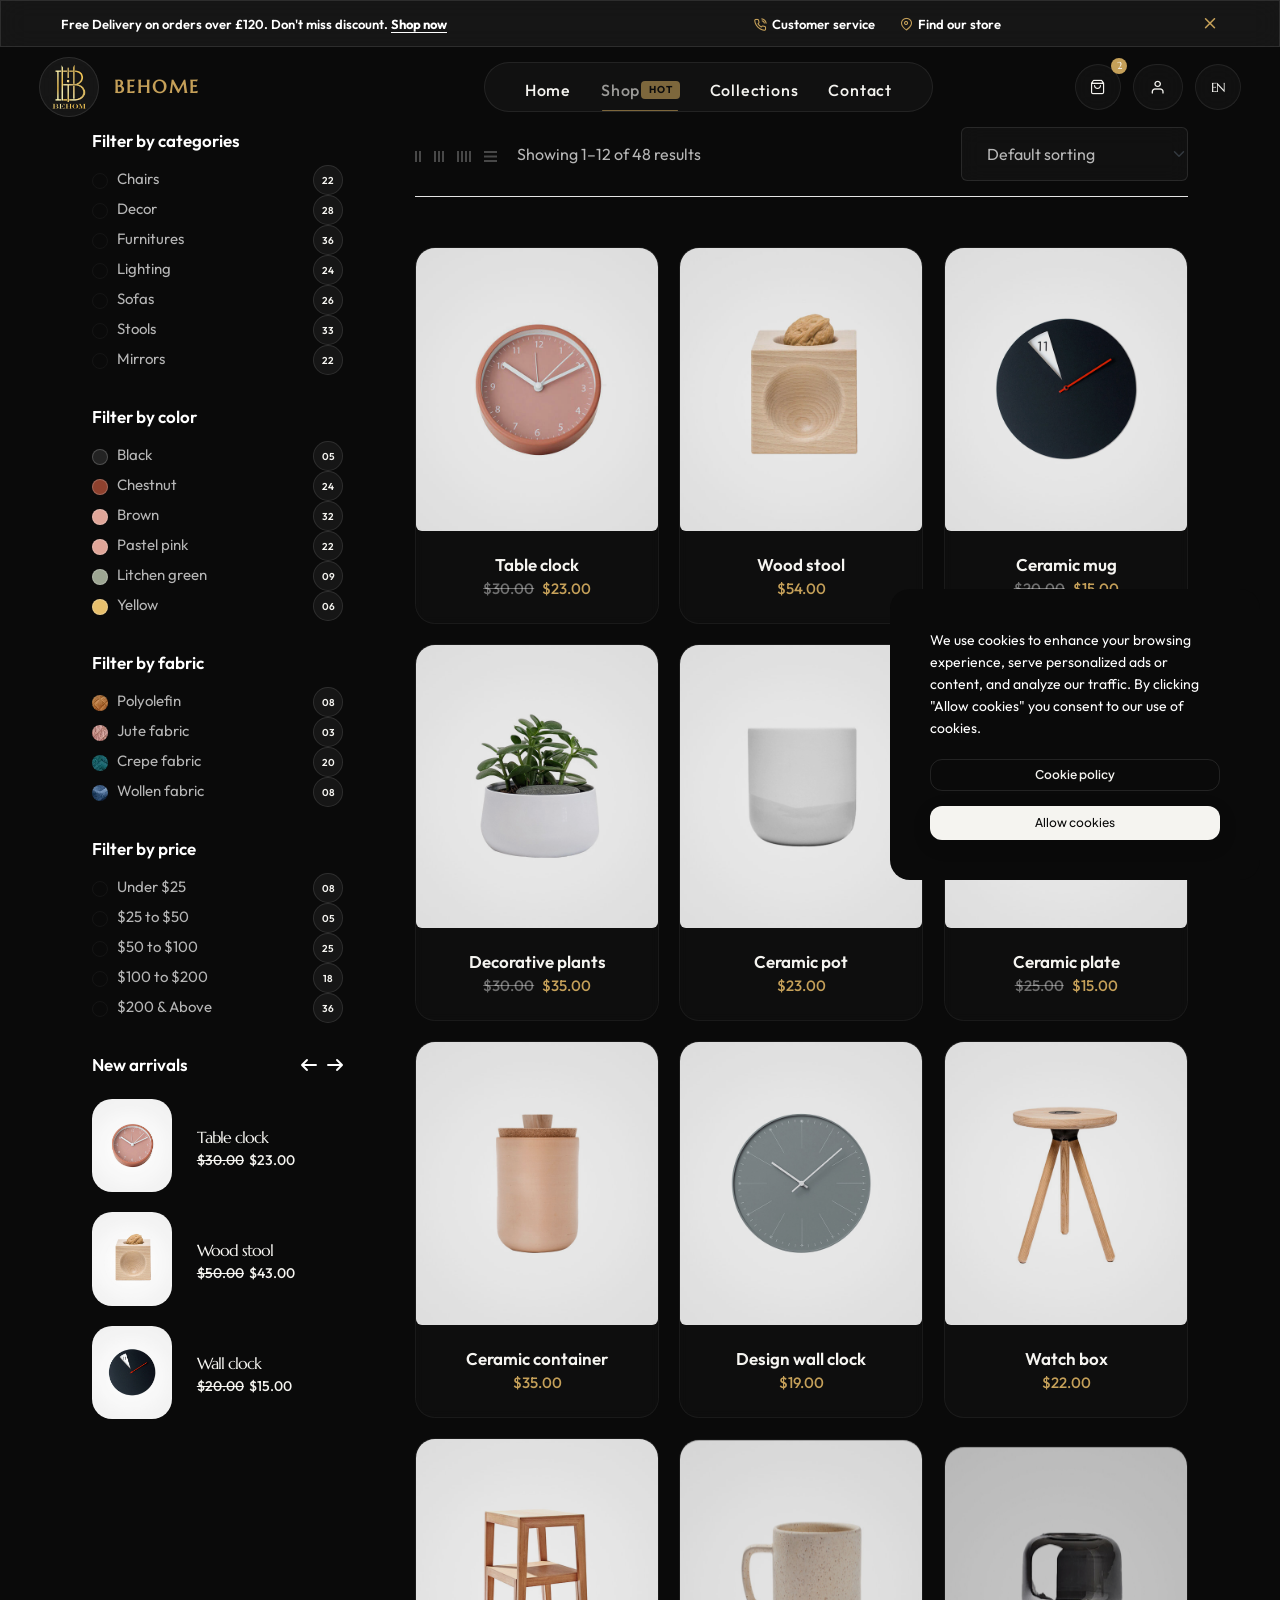
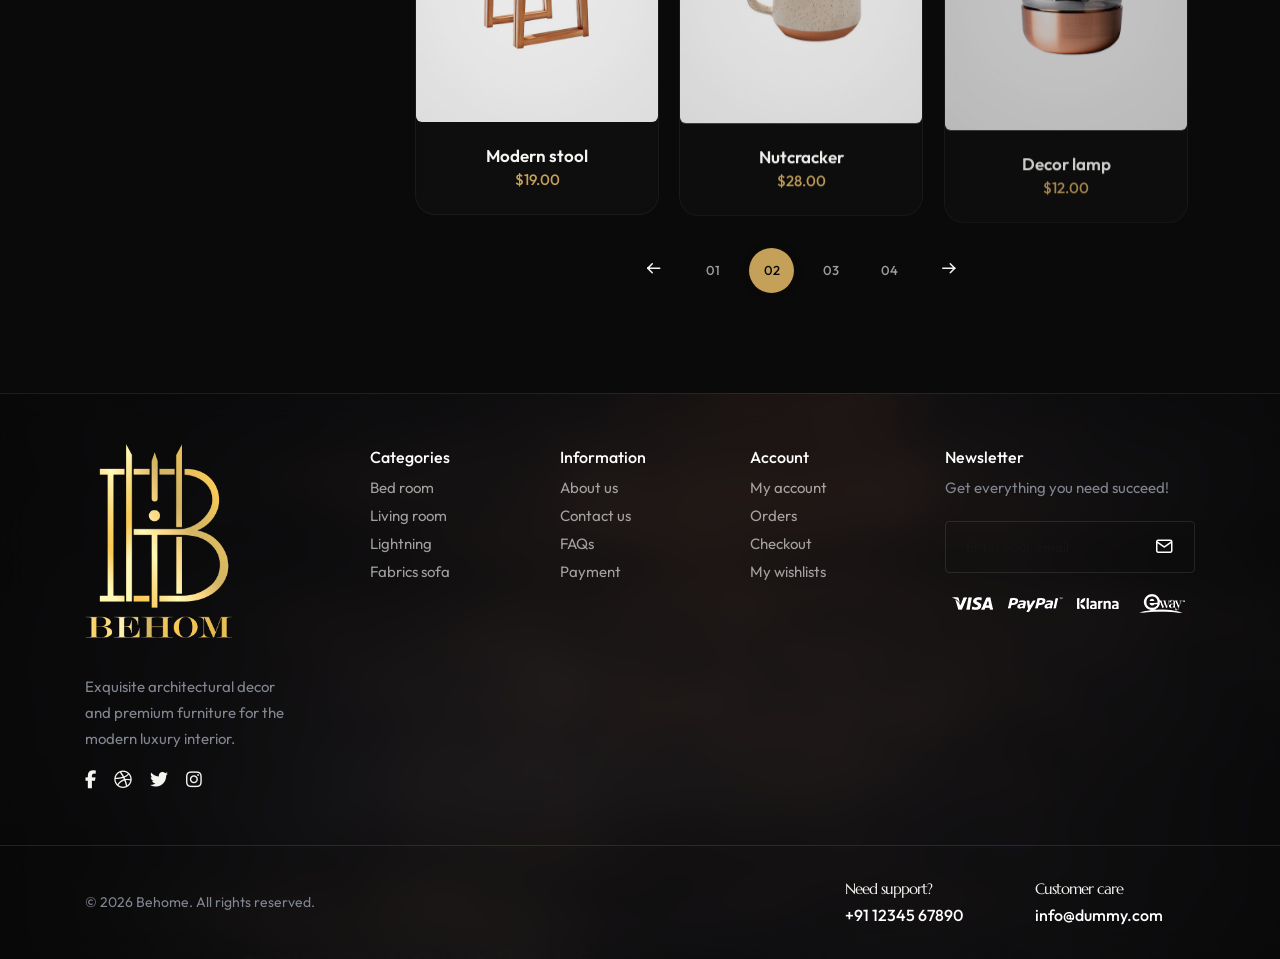
<file: demo-decor-store-shop.html>
﻿<!DOCTYPE html>

<html class="no-js" lang="en">

<head>
    <title>Behome - Premium Architectural Decor &amp; Luxury Furniture</title>
    <meta charset="utf-8" />
    <meta content="IE=edge" http-equiv="X-UA-Compatible" />
    <meta content="ThemeZaa" name="author">
    <meta content="width=device-width,initial-scale=1.0" name="viewport" />
    <meta
        content="Behome - Premium E-commerce experience for architectural decor, luxury furniture, and high-end interior design. Elevate your living space with our curated collections."
        name="description">
    <!-- Open Graph / Facebook -->
    <meta content="website" property="og:type" />
    <meta content="https://mubashir111.github.io/blackrock_ecommerse/" property="og:url" />
    <meta content="Behome - Premium Architectural Decor &amp; Luxury Furniture" property="og:title" />
    <meta
        content="Behome - Premium E-commerce experience for architectural decor, luxury furniture, and high-end interior design. Elevate your living space with our curated collections."
        property="og:description" />
    <meta content="https://mubashir111.github.io/blackrock_ecommerse/images/sharing-preview.png" property="og:image" />
    <meta content="1200" property="og:image:width" />
    <meta content="630" property="og:image:height" />
    <meta content="Behome" property="og:site_name" />
    <!-- Twitter -->
    <meta content="summary_large_image" property="twitter:card" />
    <meta content="https://mubashir111.github.io/blackrock_ecommerse/" property="twitter:url" />
    <meta content="Behome - Premium Architectural Decor &amp; Luxury Furniture" property="twitter:title" />
    <meta
        content="Behome - Premium E-commerce experience for architectural decor, luxury furniture, and high-end interior design. Elevate your living space with our curated collections."
        property="twitter:description" />
    <meta content="https://mubashir111.github.io/blackrock_ecommerse/images/sharing-preview.png"
        property="twitter:image" />
    <!-- favicon icon -->
    <link href="images/favicon.png" rel="shortcut icon" />
    <link href="images/apple-touch-icon-57x57.png" rel="apple-touch-icon" />
    <link href="images/apple-touch-icon-72x72.png" rel="apple-touch-icon" sizes="72x72" />
    <link href="images/apple-touch-icon-114x114.png" rel="apple-touch-icon" sizes="114x114" />
    <!-- google fonts preconnect -->
    <link crossorigin="" href="https://fonts.googleapis.com" rel="preconnect" />
    <link crossorigin="" href="https://fonts.gstatic.com" rel="preconnect" />
    <!-- style sheets and font icons  -->
    <link href="css/vendors.min.css" rel="stylesheet" />
    <link href="css/icon.min.css" rel="stylesheet" />
    <link href="css/style.min.css" rel="stylesheet" />
    <link href="css/responsive.min.css" rel="stylesheet" />
    <link href="demos/decor-store/decor-store.css?v=7" rel="stylesheet" />
    </meta>
    </meta>
</head>

<body class="bg-dark-gray" data-mobile-nav-style="classic">
    <!-- start header -->
    <header class="header-with-topbar">
        <!-- start header top bar -->
        <div
            class="header-top-bar glass-effect top-bar-dark border-bottom border-color-transparent-white-light px-lg-0">
            <div class="container-fluid">
                <div class="row h-45px align-items-center m-0">
                    <div class="col-lg-7 col-md-8 text-center text-md-start">
                        <div class="fs-13 text-white fw-600">Free Delivery on orders over £120. Don't miss
                            discount. <a class="text-white fw-700 text-decoration-line-bottom"
                                href="demo-decor-store-shop.html">Shop now</a></div>
                    </div>
                    <div class="col-lg-5 col-md-4 text-end d-flex justify-content-end align-items-center">
                        <div class="d-none d-md-flex align-items-center">
                            <a class="widget fs-13 text-white fw-600 me-25px text-white"
                                href="demo-decor-store-contact.html"><i
                                    class="feather icon-feather-phone-call"></i>Customer service</a>
                            <a class="widget fs-13 text-white fw-600 me-25px d-none d-lg-inline-block"
                                href="demo-decor-store-contact.html"><i class="feather icon-feather-map-pin"></i>Find
                                our store</a>
                        </div>
                        <a class="text-white fs-18 ms-auto" href="javascript:void(0)"><i
                                class="feather icon-feather-x"></i></a>
                    </div>
                </div>
            </div>
        </div>
        <!-- end header top bar -->
        <!-- start navigation -->
        <nav class="navbar navbar-expand-lg header-light bg-transparent disable-fixed px-lg-0 py-lg-0">
            <div class="container-fluid px-4 d-flex align-items-center" style="height: 80px;">
                <div class="row w-100 align-items-center m-0">
                    <div class="col-6 col-xl-3 col-lg-2 order-1 d-flex align-items-center">
                        <a class="glass-logo-wrapper" href="index.html">
                            <div class="glass-logo-box">
                                <img alt="Behome Logo" src="images/new/logo/Behome%20Final%20.png" />
                            </div>
                            <span class="logo-text">BEHOME</span>
                        </a>
                    </div>
                    <div class="col-12 col-xl-6 col-lg-8 order-3 order-lg-2 menu-order position-static">
                        <div class="collapse navbar-collapse justify-content-end" id="navbarNav">
                            <!-- Mobile Navigation Header -->
                            <div class="mobile-nav-header d-lg-none">
                                <div class="mobile-logo">
                                    <a class="glass-logo-wrapper" href="index.html">
                                        <div class="glass-logo-box">
                                            <img alt="Behome Logo" src="images/new/logo/Behome%20Final%20.png" />
                                        </div>
                                        <span class="logo-text">BEHOME</span>
                                    </a>
                                </div>
                                <div class="mobile-icons">
                                    <a class="icon-box position-relative" href="demo-decor-store-cart.html">
                                        <i class="feather icon-feather-shopping-bag"></i>
                                        <span
                                            class="cart-count alt-font bg-base-color text-white d-flex align-items-center justify-content-center rounded-circle position-absolute"
                                            style="width: 14px; height: 14px; font-size: 9px; top: -4px; right: -4px; font-weight: 700;">2</span>
                                    </a>
                                    <a class="icon-box" href="demo-decor-store-account.html">
                                        <i class="feather icon-feather-user"></i>
                                    </a>
                                    <div class="close-button" data-bs-target="#navbarNav" data-bs-toggle="collapse">
                                        <i class="feather icon-feather-x"></i>
                                    </div>
                                </div>
                            </div>
                            <div class="glass-pill-nav">
                                <ul class="navbar-nav">
                                    <li class="nav-item"><a class="nav-link text-white-hover" href="index.html">Home</a>
                                    </li>
                                    <li class="nav-item dropdown submenu">
                                        <a class="nav-link text-white-hover" href="demo-decor-store-shop.html">Shop
                                            <span
                                                class="badge bg-base-color text-dark-gray fw-700 py-1 px-2 rounded-1 ms-1"
                                                style="font-size: 10px; vertical-align: middle;">HOT</span></a>
                                        <i aria-expanded="false" class="fa-solid fa-angle-down dropdown-toggle"
                                            data-bs-toggle="dropdown" id="navbarDropdownMenuLink1" role="button"></i>
                                        <div aria-labelledby="navbarDropdownMenuLink1"
                                            class="dropdown-menu submenu-content">
                                            <div class="d-lg-flex mega-menu m-auto flex-column">
                                                <div class="row row-cols-1 row-cols-lg-5 mb-60px md-mb-30px sm-mb-20px">
                                                    <div class="col">
                                                        <ul>
                                                            <li class="sub-title">Furniture</li>
                                                            <li><a href="demo-decor-store-shop.html">Modern chair</a>
                                                            </li>
                                                            <li><a href="demo-decor-store-shop.html">Luxurious sofa</a>
                                                            </li>
                                                            <li><a href="demo-decor-store-shop.html">Sitting tables</a>
                                                            </li>
                                                            <li><a href="demo-decor-store-shop.html">Century cabinet</a>
                                                            </li>
                                                            <li><a href="demo-decor-store-shop.html">Wooden stool</a>
                                                            </li>
                                                            <li><a href="demo-decor-store-shop.html">Dining tabl</a>
                                                            </li>
                                                        </ul>
                                                    </div>
                                                    <div class="col">
                                                        <ul>
                                                            <li class="sub-title">Lighting</li>
                                                            <li><a href="demo-decor-store-shop.html">Table lamps</a>
                                                            </li>
                                                            <li><a href="demo-decor-store-shop.html">Wall lights</a>
                                                            </li>
                                                            <li><a href="demo-decor-store-shop.html">Ceiling lights</a>
                                                            </li>
                                                            <li><a href="demo-decor-store-shop.html">Chandeliers</a>
                                                            </li>
                                                            <li><a href="demo-decor-store-shop.html">Smart lights</a>
                                                            </li>
                                                            <li><a href="demo-decor-store-shop.html">Outdoor lights</a>
                                                            </li>
                                                        </ul>
                                                    </div>
                                                    <div class="col">
                                                        <ul>
                                                            <li class="sub-title">Decor</li>
                                                            <li><a href="demo-decor-store-shop.html">Home decor</a></li>
                                                            <li><a href="demo-decor-store-shop.html">Kitchen decor</a>
                                                            </li>
                                                            <li><a href="demo-decor-store-shop.html">Office decor</a>
                                                            </li>
                                                            <li><a href="demo-decor-store-shop.html">Wooden mirrors</a>
                                                            </li>
                                                            <li><a href="demo-decor-store-shop.html">Designer clocks</a>
                                                            </li>
                                                            <li><a href="demo-decor-store-shop.html">Spiritual</a></li>
                                                        </ul>
                                                    </div>
                                                    <div class="col">
                                                        <ul>
                                                            <li class="sub-title">Cabinetry</li>
                                                            <li><a href="demo-decor-store-shop.html">Wardrobes</a></li>
                                                            <li><a href="demo-decor-store-shop.html">Shoe racks</a></li>
                                                            <li><a href="demo-decor-store-shop.html">Movable</a></li>
                                                            <li><a href="demo-decor-store-shop.html">Folding storage</a>
                                                            </li>
                                                            <li><a href="demo-decor-store-shop.html">Wooden units</a>
                                                            </li>
                                                            <li><a href="demo-decor-store-shop.html">Kids storage</a>
                                                            </li>
                                                        </ul>
                                                    </div>
                                                    <div class="col">
                                                        <ul>
                                                            <li class="sub-title">Commercial</li>
                                                            <li><a href="demo-decor-store-shop.html">Hotel furniture</a>
                                                            </li>
                                                            <li><a href="demo-decor-store-shop.html">Bar furniture</a>
                                                            </li>
                                                            <li><a href="demo-decor-store-shop.html">School
                                                                    furniture</a>
                                                            </li>
                                                            <li><a href="demo-decor-store-shop.html">Public
                                                                    furniture</a>
                                                            </li>
                                                            <li><a href="demo-decor-store-shop.html">Office
                                                                    furniture</a>
                                                            </li>
                                                            <li><a href="demo-decor-store-shop.html">Lab furniture</a>
                                                            </li>
                                                        </ul>
                                                    </div>
                                                </div>
                                                <div class="row row-cols-1 row-cols-md-2">
                                                    <div class="col">
                                                        <a href="demo-decor-store-shop.html"><img alt="" class="w-100"
                                                                src="images/demo-decor-store-menu-banner-01.jpg" /></a>
                                                    </div>
                                                    <div class="col">
                                                        <a href="demo-decor-store-shop.html"><img alt="" class="w-100"
                                                                src="images/demo-decor-store-menu-banner-02.jpg" /></a>
                                                    </div>
                                                </div>
                                            </div>
                                        </div>
                                    </li>
                                    <li class="nav-item dropdown submenu">
                                        <a class="nav-link text-white-hover"
                                            href="demo-decor-store-collections.html">Collections</a>
                                        <i aria-expanded="false" class="fa-solid fa-angle-down dropdown-toggle"
                                            data-bs-toggle="dropdown" id="navbarDropdownMenuLink2" role="button"></i>
                                        <div aria-labelledby="navbarDropdownMenuLink2"
                                            class="dropdown-menu submenu-content">
                                            <div class="d-lg-flex mega-menu m-auto flex-column">
                                                <div
                                                    class="row row-cols-2 row-cols-lg-6 row-cols-sm-3 md-pt-15px align-items-center justify-content-center mb-60px md-mb-30px sm-mb-0">
                                                    <div class="col md-mb-30px">
                                                        <a class="text-center" href="demo-decor-store-collections.html">
                                                            <img alt=""
                                                                src="images/demo-decor-store-menu-category-01.jpg" />
                                                        </a>
                                                        <a class="btn btn-hover-animation text-uppercase-inherit fw-600 ls-0px justify-content-center"
                                                            href="demo-decor-store-collections.html">
                                                            <span>
                                                                <span class="btn-text text-dark-gray fs-16">Designer
                                                                    stool</span>
                                                                <span class="btn-icon"><i
                                                                        class="fa-solid fa-arrow-right m-0"></i></span>
                                                            </span>
                                                        </a>
                                                    </div>
                                                    <div class="col md-mb-30px">
                                                        <a class="text-center" href="demo-decor-store-collections.html">
                                                            <img alt=""
                                                                src="images/demo-decor-store-menu-category-02.jpg" />
                                                        </a>
                                                        <a class="btn btn-hover-animation text-uppercase-inherit fw-600 ls-0px justify-content-center"
                                                            href="demo-decor-store-collections.html">
                                                            <span>
                                                                <span class="btn-text text-dark-gray fs-16">Modern
                                                                    chair</span>
                                                                <span class="btn-icon"><i
                                                                        class="fa-solid fa-arrow-right m-0"></i></span>
                                                            </span>
                                                        </a>
                                                    </div>
                                                    <div class="col md-mb-30px">
                                                        <a class="text-center" href="demo-decor-store-collections.html">
                                                            <img alt=""
                                                                src="images/demo-decor-store-menu-category-03.jpg" />
                                                        </a>
                                                        <a class="btn btn-hover-animation text-uppercase-inherit fw-600 ls-0px justify-content-center"
                                                            href="demo-decor-store-collections.html">
                                                            <span>
                                                                <span class="btn-text text-dark-gray fs-16">Table
                                                                    lamp</span>
                                                                <span class="btn-icon"><i
                                                                        class="fa-solid fa-arrow-right m-0"></i></span>
                                                            </span>
                                                        </a>
                                                    </div>
                                                    <div class="col md-mb-30px">
                                                        <a class="text-center" href="demo-decor-store-collections.html">
                                                            <img alt=""
                                                                src="images/demo-decor-store-menu-category-04.jpg" />
                                                        </a>
                                                        <a class="btn btn-hover-animation text-uppercase-inherit fw-600 ls-0px justify-content-center"
                                                            href="demo-decor-store-collections.html">
                                                            <span>
                                                                <span class="btn-text text-dark-gray fs-16">Home
                                                                    decor</span>
                                                                <span class="btn-icon"><i
                                                                        class="fa-solid fa-arrow-right m-0"></i></span>
                                                            </span>
                                                        </a>
                                                    </div>
                                                    <div class="col md-mb-30px">
                                                        <a class="text-center" href="demo-decor-store-collections.html">
                                                            <img alt=""
                                                                src="images/demo-decor-store-menu-category-05.jpg" />
                                                        </a>
                                                        <a class="btn btn-hover-animation text-uppercase-inherit fw-600 ls-0px justify-content-center"
                                                            href="demo-decor-store-collections.html">
                                                            <span>
                                                                <span class="btn-text text-dark-gray fs-16">Ceramic
                                                                    pots</span>
                                                                <span class="btn-icon"><i
                                                                        class="fa-solid fa-arrow-right m-0"></i></span>
                                                            </span>
                                                        </a>
                                                    </div>
                                                    <div class="col md-mb-30px">
                                                        <a class="text-center" href="demo-decor-store-collections.html">
                                                            <img alt=""
                                                                src="images/demo-decor-store-menu-category-06.jpg" />
                                                        </a>
                                                        <a class="btn btn-hover-animation text-uppercase-inherit fw-600 ls-0px justify-content-center"
                                                            href="demo-decor-store-collections.html">
                                                            <span>
                                                                <span class="btn-text text-dark-gray fs-16">Wooden
                                                                    table</span>
                                                                <span class="btn-icon"><i
                                                                        class="fa-solid fa-arrow-right m-0"></i></span>
                                                            </span>
                                                        </a>
                                                    </div>
                                                </div>
                                                <div class="row row-cols-1 row-cols-md-2">
                                                    <div class="col">
                                                        <a href="demo-decor-store-collections.html"><img alt=""
                                                                src="images/demo-decor-store-menu-banner-03.jpg" /></a>
                                                    </div>
                                                    <div class="col">
                                                        <a href="demo-decor-store-collections.html"><img alt=""
                                                                src="images/demo-decor-store-menu-banner-04.jpg" /></a>
                                                    </div>
                                                </div>
                                            </div>
                                        </div>
                                    </li>
                                    <li class="nav-item"><a class="nav-link text-white-hover"
                                            href="demo-decor-store-contact.html">Contact</a>
                                    </li>
                                </ul>
                            </div>
                        </div>
                    </div>
                    <!-- Right Side Icons -->
                    <div
                        class="col-6 col-xl-3 col-lg-2 order-2 order-lg-3 ms-auto d-flex justify-content-end align-items-center">
                        <div class="d-flex align-items-center" style="gap: 12px;">
                            <!-- Cart Button -->
                            <div class="position-relative">
                                <a class="glass-icon-box" href="demo-decor-store-cart.html">
                                    <i class="feather icon-feather-shopping-bag text-white fs-15"></i>
                                </a>
                                <span
                                    class="cart-count alt-font bg-base-color text-white d-flex align-items-center justify-content-center rounded-circle position-absolute"
                                    style="width: 16px; height: 16px; font-size: 10px; top: -6px; right: -6px; font-weight: 700;">2</span>
                            </div>
                            <!-- User Profile Icon Box -->
                            <div
                                class="position-relative d-flex align-items-center glass-icon-box px-3 d-none d-lg-flex">
                                <a class="d-flex align-items-center justify-content-center w-100 h-100"
                                    href="demo-decor-store-account.html">
                                    <i class="feather icon-feather-user text-white fs-16"></i>
                                </a>
                            </div>
                            <!-- Language Icon Box -->
                            <div class="position-relative d-flex align-items-center glass-icon-box d-none d-lg-flex">
                                <a class="alt-font text-white fw-700 fs-13 lh-1" href="#">
                                    EN
                                </a>
                            </div>
                            <!-- Mobile Menu Toggler -->
                            <div class="glass-icon-box d-flex align-items-center justify-content-center d-lg-none">
                                <button aria-controls="navbarNav" aria-label="Toggle navigation"
                                    class="navbar-toggler p-0 border-0 bg-transparent" data-bs-target="#navbarNav"
                                    data-bs-toggle="collapse" type="button">
                                    <span class="navbar-toggler-line"></span>
                                    <span class="navbar-toggler-line"></span>
                                    <span class="navbar-toggler-line"></span>
                                    <span class="navbar-toggler-line"></span>
                                </button>
                            </div>
                        </div>
                    </div>
                </div>
            </div>
        </nav>
    </header>
    <!-- end header -->
    <!-- start section -->
    <section class="top-space-padding ps-6 pe-6 lg-ps-3 lg-pe-3 sm-ps-0 sm-pe-0">
        <div class="container-fluid">
            <div class="row flex-row-reverse">
                <div class="col-xxl-10 col-lg-9 ps-5 md-ps-15px md-mb-60px">
                    <div class="toolbar-wrapper border-bottom border-color-extra-medium-gray d-flex flex-column flex-sm-row align-items-center w-100 mb-40px md-mb-30px pb-15px"
                        data-anime='{ "translateY": [0, 0], "opacity": [0,1], "duration": 600, "delay":50, "staggervalue": 150, "easing": "easeOutQuad" }'>
                        <div class="xs-mb-10px">
                            <a class="me-10px" href="demo-decor-store-shop.html#"><img alt="" class="opacity-5"
                                    src="images/shop-two-column.svg" /></a>
                            <a class="me-10px" href="demo-decor-store-shop.html#"><img alt="" class="opacity-5"
                                    src="images/shop-three-column.svg" /></a>
                            <a class="me-10px" href="demo-decor-store-shop.html#"><img alt="" class="opacity-5"
                                    src="images/shop-four-column.svg" /></a>
                            <a href="demo-decor-store-shop.html#"><img alt="" class="opacity-5"
                                    src="images/shop-list.svg" /></a>
                        </div>
                        <div class="ms-20px xs-ms-0">Showing 1–12 of 48 results</div>
                        <div class="mx-auto me-sm-0">
                            <select aria-label="Default sorting" class="form-select border-0 background-position-right">
                                <option selected="">Default sorting</option>
                                <option value="1">Sort by popularity</option>
                                <option value="2">Sort by average rating</option>
                                <option value="3">Sort by latest</option>
                                <option value="4">Sort by price: low to high</option>
                                <option value="5">Sort by price: high to low</option>
                            </select>
                        </div>
                    </div>
                    <ul class="shop-boxed shop-wrapper grid-loading grid grid-4col xxl-grid-4col xl-grid-3col lg-grid-3col md-grid-2col sm-grid-2col xs-grid-1col gutter-large text-center"
                        data-anime='{ "el": "childs", "translateY": [50, 0], "opacity": [0,1], "duration": 600, "delay":100, "staggervalue": 150, "easing": "easeOutQuad" }'>
                        <li class="grid-sizer"></li>
                        <!-- start shop item -->
                        <li class="grid-item">
                            <div class="shop-box pb-25px">
                                <div class="shop-image">
                                    <a href="demo-decor-store-single-product.html">
                                        <img alt="" src="images/demo-decor-store-product-01.jpg" />
                                        <span class="lable new">New</span>
                                        <div class="product-overlay bg-gradient-extra-midium-gray-transparent"></div>
                                    </a>
                                    <div class="shop-hover d-flex justify-content-center">
                                        <a class="bg-dark-gray w-45px h-45px text-white d-flex flex-column align-items-center justify-content-center rounded-circle ms-5px me-5px box-shadow-medium-bottom"
                                            data-bs-placement="top" data-bs-toggle="tooltip"
                                            href="demo-decor-store-shop.html#" title="Add to wishlist"><i
                                                class="feather icon-feather-heart fs-15"></i></a>
                                        <a class="bg-dark-gray w-45px h-45px text-white d-flex flex-column align-items-center justify-content-center rounded-circle ms-5px me-5px box-shadow-medium-bottom"
                                            data-bs-placement="top" data-bs-toggle="tooltip"
                                            href="demo-decor-store-shop.html#" title="Add to cart"><i
                                                class="feather icon-feather-shopping-bag fs-15"></i></a>
                                        <a class="bg-dark-gray w-45px h-45px text-white d-flex flex-column align-items-center justify-content-center rounded-circle ms-5px me-5px box-shadow-medium-bottom"
                                            data-bs-placement="top" data-bs-toggle="tooltip"
                                            href="demo-decor-store-shop.html#" title="Quick shop"><i
                                                class="feather icon-feather-eye fs-15"></i></a>
                                    </div>
                                </div>
                                <div class="shop-footer text-center pt-20px">
                                    <a class="text-white fs-17 fw-600" href="demo-decor-store-single-product.html">Table
                                        clock</a>
                                    <div class="fw-500 fs-15 lh-normal"><del>$30.00</del>$23.00</div>
                                </div>
                            </div>
                        </li>
                        <!-- end shop item -->
                        <!-- start shop item -->
                        <li class="grid-item">
                            <div class="shop-box pb-25px">
                                <div class="shop-image">
                                    <a href="demo-decor-store-single-product.html">
                                        <img alt="" src="images/demo-decor-store-product-14.jpg" />
                                        <div class="product-overlay bg-gradient-extra-midium-gray-transparent"></div>
                                    </a>
                                    <div class="shop-hover d-flex justify-content-center">
                                        <a class="bg-dark-gray w-45px h-45px text-white d-flex flex-column align-items-center justify-content-center rounded-circle ms-5px me-5px box-shadow-medium-bottom"
                                            data-bs-placement="top" data-bs-toggle="tooltip"
                                            href="demo-decor-store-shop.html#" title="Add to wishlist"><i
                                                class="feather icon-feather-heart fs-15"></i></a>
                                        <a class="bg-dark-gray w-45px h-45px text-white d-flex flex-column align-items-center justify-content-center rounded-circle ms-5px me-5px box-shadow-medium-bottom"
                                            data-bs-placement="top" data-bs-toggle="tooltip"
                                            href="demo-decor-store-shop.html#" title="Add to cart"><i
                                                class="feather icon-feather-shopping-bag fs-15"></i></a>
                                        <a class="bg-dark-gray w-45px h-45px text-white d-flex flex-column align-items-center justify-content-center rounded-circle ms-5px me-5px box-shadow-medium-bottom"
                                            data-bs-placement="top" data-bs-toggle="tooltip"
                                            href="demo-decor-store-shop.html#" title="Quick shop"><i
                                                class="feather icon-feather-eye fs-15"></i></a>
                                    </div>
                                </div>
                                <div class="shop-footer text-center pt-20px">
                                    <a class="text-white fs-17 fw-600" href="demo-decor-store-single-product.html">Wood
                                        stool</a>
                                    <div class="fw-500 fs-15 lh-normal">$54.00</div>
                                </div>
                            </div>
                        </li>
                        <!-- end shop item -->
                        <!-- start shop item -->
                        <li class="grid-item">
                            <div class="shop-box pb-25px">
                                <div class="shop-image">
                                    <a href="demo-decor-store-single-product.html">
                                        <span class="lable new">New</span>
                                        <img alt="" src="images/demo-decor-store-product-12.jpg" />
                                        <div class="product-overlay bg-gradient-extra-midium-gray-transparent"></div>
                                    </a>
                                    <div class="shop-hover d-flex justify-content-center">
                                        <a class="bg-dark-gray w-45px h-45px text-white d-flex flex-column align-items-center justify-content-center rounded-circle ms-5px me-5px box-shadow-medium-bottom"
                                            data-bs-placement="top" data-bs-toggle="tooltip"
                                            href="demo-decor-store-shop.html#" title="Add to wishlist"><i
                                                class="feather icon-feather-heart fs-15"></i></a>
                                        <a class="bg-dark-gray w-45px h-45px text-white d-flex flex-column align-items-center justify-content-center rounded-circle ms-5px me-5px box-shadow-medium-bottom"
                                            data-bs-placement="top" data-bs-toggle="tooltip"
                                            href="demo-decor-store-shop.html#" title="Add to cart"><i
                                                class="feather icon-feather-shopping-bag fs-15"></i></a>
                                        <a class="bg-dark-gray w-45px h-45px text-white d-flex flex-column align-items-center justify-content-center rounded-circle ms-5px me-5px box-shadow-medium-bottom"
                                            data-bs-placement="top" data-bs-toggle="tooltip"
                                            href="demo-decor-store-shop.html#" title="Quick shop"><i
                                                class="feather icon-feather-eye fs-15"></i></a>
                                    </div>
                                </div>
                                <div class="shop-footer text-center pt-20px">
                                    <a class="text-white fs-17 fw-600"
                                        href="demo-decor-store-single-product.html">Ceramic mug</a>
                                    <div class="fw-500 fs-15 lh-normal"><del>$20.00</del>$15.00</div>
                                </div>
                            </div>
                        </li>
                        <!-- end shop item -->
                        <!-- start shop item -->
                        <li class="grid-item">
                            <div class="shop-box pb-25px">
                                <div class="shop-image">
                                    <a href="demo-decor-store-single-product.html">
                                        <img alt="" src="images/demo-decor-store-product-05.jpg" />
                                        <div class="product-overlay bg-gradient-extra-midium-gray-transparent"></div>
                                    </a>
                                    <div class="shop-hover d-flex justify-content-center">
                                        <a class="bg-dark-gray w-45px h-45px text-white d-flex flex-column align-items-center justify-content-center rounded-circle ms-5px me-5px box-shadow-medium-bottom"
                                            data-bs-placement="top" data-bs-toggle="tooltip"
                                            href="demo-decor-store-shop.html#" title="Add to wishlist"><i
                                                class="feather icon-feather-heart fs-15"></i></a>
                                        <a class="bg-dark-gray w-45px h-45px text-white d-flex flex-column align-items-center justify-content-center rounded-circle ms-5px me-5px box-shadow-medium-bottom"
                                            data-bs-placement="top" data-bs-toggle="tooltip"
                                            href="demo-decor-store-shop.html#" title="Add to cart"><i
                                                class="feather icon-feather-shopping-bag fs-15"></i></a>
                                        <a class="bg-dark-gray w-45px h-45px text-white d-flex flex-column align-items-center justify-content-center rounded-circle ms-5px me-5px box-shadow-medium-bottom"
                                            data-bs-placement="top" data-bs-toggle="tooltip"
                                            href="demo-decor-store-shop.html#" title="Quick shop"><i
                                                class="feather icon-feather-eye fs-15"></i></a>
                                    </div>
                                </div>
                                <div class="shop-footer text-center pt-20px">
                                    <a class="text-white fs-17 fw-600"
                                        href="demo-decor-store-single-product.html">Decorative plants</a>
                                    <div class="fw-500 fs-15 lh-normal"><del>$30.00</del>$35.00</div>
                                </div>
                            </div>
                        </li>
                        <!-- end shop item -->
                        <!-- start shop item -->
                        <li class="grid-item">
                            <div class="shop-box pb-25px">
                                <div class="shop-image">
                                    <a href="demo-decor-store-single-product.html">
                                        <img alt="" src="images/demo-decor-store-product-06.jpg" />
                                        <div class="product-overlay bg-gradient-extra-midium-gray-transparent"></div>
                                    </a>
                                    <div class="shop-hover d-flex justify-content-center">
                                        <a class="bg-dark-gray w-45px h-45px text-white d-flex flex-column align-items-center justify-content-center rounded-circle ms-5px me-5px box-shadow-medium-bottom"
                                            data-bs-placement="top" data-bs-toggle="tooltip"
                                            href="demo-decor-store-shop.html#" title="Add to wishlist"><i
                                                class="feather icon-feather-heart fs-15"></i></a>
                                        <a class="bg-dark-gray w-45px h-45px text-white d-flex flex-column align-items-center justify-content-center rounded-circle ms-5px me-5px box-shadow-medium-bottom"
                                            data-bs-placement="top" data-bs-toggle="tooltip"
                                            href="demo-decor-store-shop.html#" title="Add to cart"><i
                                                class="feather icon-feather-shopping-bag fs-15"></i></a>
                                        <a class="bg-dark-gray w-45px h-45px text-white d-flex flex-column align-items-center justify-content-center rounded-circle ms-5px me-5px box-shadow-medium-bottom"
                                            data-bs-placement="top" data-bs-toggle="tooltip"
                                            href="demo-decor-store-shop.html#" title="Quick shop"><i
                                                class="feather icon-feather-eye fs-15"></i></a>
                                    </div>
                                </div>
                                <div class="shop-footer text-center pt-20px">
                                    <a class="text-white fs-17 fw-600"
                                        href="demo-decor-store-single-product.html">Ceramic pot</a>
                                    <div class="fw-500 fs-15 lh-normal">$23.00</div>
                                </div>
                            </div>
                        </li>
                        <!-- end shop item -->
                        <!-- start shop item -->
                        <li class="grid-item">
                            <div class="shop-box pb-25px">
                                <div class="shop-image">
                                    <a href="demo-decor-store-single-product.html">
                                        <img alt="" src="images/demo-decor-store-product-13.jpg" />
                                        <div class="product-overlay bg-gradient-extra-midium-gray-transparent"></div>
                                    </a>
                                    <div class="shop-hover d-flex justify-content-center">
                                        <a class="bg-dark-gray w-45px h-45px text-white d-flex flex-column align-items-center justify-content-center rounded-circle ms-5px me-5px box-shadow-medium-bottom"
                                            data-bs-placement="top" data-bs-toggle="tooltip"
                                            href="demo-decor-store-shop.html#" title="Add to wishlist"><i
                                                class="feather icon-feather-heart fs-15"></i></a>
                                        <a class="bg-dark-gray w-45px h-45px text-white d-flex flex-column align-items-center justify-content-center rounded-circle ms-5px me-5px box-shadow-medium-bottom"
                                            data-bs-placement="top" data-bs-toggle="tooltip"
                                            href="demo-decor-store-shop.html#" title="Add to cart"><i
                                                class="feather icon-feather-shopping-bag fs-15"></i></a>
                                        <a class="bg-dark-gray w-45px h-45px text-white d-flex flex-column align-items-center justify-content-center rounded-circle ms-5px me-5px box-shadow-medium-bottom"
                                            data-bs-placement="top" data-bs-toggle="tooltip"
                                            href="demo-decor-store-shop.html#" title="Quick shop"><i
                                                class="feather icon-feather-eye fs-15"></i></a>
                                    </div>
                                </div>
                                <div class="shop-footer text-center pt-20px">
                                    <a class="text-white fs-17 fw-600"
                                        href="demo-decor-store-single-product.html">Ceramic plate</a>
                                    <div class="fw-500 fs-15 lh-normal"><del>$25.00</del>$15.00</div>
                                </div>
                            </div>
                        </li>
                        <!-- end shop item -->
                        <!-- start shop item -->
                        <li class="grid-item">
                            <div class="shop-box pb-25px">
                                <div class="shop-image">
                                    <a href="demo-decor-store-single-product.html">
                                        <img alt="" src="images/demo-decor-store-product-09.jpg" />
                                        <div class="product-overlay bg-gradient-extra-midium-gray-transparent"></div>
                                    </a>
                                    <div class="shop-hover d-flex justify-content-center">
                                        <a class="bg-dark-gray w-45px h-45px text-white d-flex flex-column align-items-center justify-content-center rounded-circle ms-5px me-5px box-shadow-medium-bottom"
                                            data-bs-placement="top" data-bs-toggle="tooltip"
                                            href="demo-decor-store-shop.html#" title="Add to wishlist"><i
                                                class="feather icon-feather-heart fs-15"></i></a>
                                        <a class="bg-dark-gray w-45px h-45px text-white d-flex flex-column align-items-center justify-content-center rounded-circle ms-5px me-5px box-shadow-medium-bottom"
                                            data-bs-placement="top" data-bs-toggle="tooltip"
                                            href="demo-decor-store-shop.html#" title="Add to cart"><i
                                                class="feather icon-feather-shopping-bag fs-15"></i></a>
                                        <a class="bg-dark-gray w-45px h-45px text-white d-flex flex-column align-items-center justify-content-center rounded-circle ms-5px me-5px box-shadow-medium-bottom"
                                            data-bs-placement="top" data-bs-toggle="tooltip"
                                            href="demo-decor-store-shop.html#" title="Quick shop"><i
                                                class="feather icon-feather-eye fs-15"></i></a>
                                    </div>
                                </div>
                                <div class="shop-footer text-center pt-20px">
                                    <a class="text-white fs-17 fw-600"
                                        href="demo-decor-store-single-product.html">Ceramic container</a>
                                    <div class="fw-500 fs-15 lh-normal">$35.00</div>
                                </div>
                            </div>
                        </li>
                        <!-- end shop item -->
                        <!-- start shop item -->
                        <li class="grid-item">
                            <div class="shop-box pb-25px">
                                <div class="shop-image">
                                    <a href="demo-decor-store-single-product.html">
                                        <img alt="" src="images/demo-decor-store-product-10.jpg" />
                                        <span class="lable hot">Hot</span>
                                        <div class="product-overlay bg-gradient-extra-midium-gray-transparent"></div>
                                    </a>
                                    <div class="shop-hover d-flex justify-content-center">
                                        <a class="bg-dark-gray w-45px h-45px text-white d-flex flex-column align-items-center justify-content-center rounded-circle ms-5px me-5px box-shadow-medium-bottom"
                                            data-bs-placement="top" data-bs-toggle="tooltip"
                                            href="demo-decor-store-shop.html#" title="Add to wishlist"><i
                                                class="feather icon-feather-heart fs-15"></i></a>
                                        <a class="bg-dark-gray w-45px h-45px text-white d-flex flex-column align-items-center justify-content-center rounded-circle ms-5px me-5px box-shadow-medium-bottom"
                                            data-bs-placement="top" data-bs-toggle="tooltip"
                                            href="demo-decor-store-shop.html#" title="Add to cart"><i
                                                class="feather icon-feather-shopping-bag fs-15"></i></a>
                                        <a class="bg-dark-gray w-45px h-45px text-white d-flex flex-column align-items-center justify-content-center rounded-circle ms-5px me-5px box-shadow-medium-bottom"
                                            data-bs-placement="top" data-bs-toggle="tooltip"
                                            href="demo-decor-store-shop.html#" title="Quick shop"><i
                                                class="feather icon-feather-eye fs-15"></i></a>
                                    </div>
                                </div>
                                <div class="shop-footer text-center pt-20px">
                                    <a class="text-white fs-17 fw-600"
                                        href="demo-decor-store-single-product.html">Design wall clock</a>
                                    <div class="fw-500 fs-15 lh-normal">$19.00</div>
                                </div>
                            </div>
                        </li>
                        <!-- end shop item -->
                        <!-- start shop item -->
                        <li class="grid-item">
                            <div class="shop-box pb-25px">
                                <div class="shop-image">
                                    <a href="demo-decor-store-single-product.html">
                                        <img alt="" src="images/demo-decor-store-product-11.jpg" />
                                        <div class="product-overlay bg-gradient-extra-midium-gray-transparent"></div>
                                    </a>
                                    <div class="shop-hover d-flex justify-content-center">
                                        <a class="bg-dark-gray w-45px h-45px text-white d-flex flex-column align-items-center justify-content-center rounded-circle ms-5px me-5px box-shadow-medium-bottom"
                                            data-bs-placement="top" data-bs-toggle="tooltip"
                                            href="demo-decor-store-shop.html#" title="Add to wishlist"><i
                                                class="feather icon-feather-heart fs-15"></i></a>
                                        <a class="bg-dark-gray w-45px h-45px text-white d-flex flex-column align-items-center justify-content-center rounded-circle ms-5px me-5px box-shadow-medium-bottom"
                                            data-bs-placement="top" data-bs-toggle="tooltip"
                                            href="demo-decor-store-shop.html#" title="Add to cart"><i
                                                class="feather icon-feather-shopping-bag fs-15"></i></a>
                                        <a class="bg-dark-gray w-45px h-45px text-white d-flex flex-column align-items-center justify-content-center rounded-circle ms-5px me-5px box-shadow-medium-bottom"
                                            data-bs-placement="top" data-bs-toggle="tooltip"
                                            href="demo-decor-store-shop.html#" title="Quick shop"><i
                                                class="feather icon-feather-eye fs-15"></i></a>
                                    </div>
                                </div>
                                <div class="shop-footer text-center pt-20px">
                                    <a class="text-white fs-17 fw-600" href="demo-decor-store-single-product.html">Watch
                                        box</a>
                                    <div class="fw-500 fs-15 lh-normal">$22.00</div>
                                </div>
                            </div>
                        </li>
                        <!-- end shop item -->
                        <!-- start shop item -->
                        <li class="grid-item">
                            <div class="shop-box pb-25px">
                                <div class="shop-image">
                                    <a href="demo-decor-store-single-product.html">
                                        <span class="lable new">New</span>
                                        <img alt="" src="images/demo-decor-store-product-02.jpg" />
                                        <div class="product-overlay bg-gradient-extra-midium-gray-transparent"></div>
                                    </a>
                                    <div class="shop-hover d-flex justify-content-center">
                                        <a class="bg-dark-gray w-45px h-45px text-white d-flex flex-column align-items-center justify-content-center rounded-circle ms-5px me-5px box-shadow-medium-bottom"
                                            data-bs-placement="top" data-bs-toggle="tooltip"
                                            href="demo-decor-store-shop.html#" title="Add to wishlist"><i
                                                class="feather icon-feather-heart fs-15"></i></a>
                                        <a class="bg-dark-gray w-45px h-45px text-white d-flex flex-column align-items-center justify-content-center rounded-circle ms-5px me-5px box-shadow-medium-bottom"
                                            data-bs-placement="top" data-bs-toggle="tooltip"
                                            href="demo-decor-store-shop.html#" title="Add to cart"><i
                                                class="feather icon-feather-shopping-bag fs-15"></i></a>
                                        <a class="bg-dark-gray w-45px h-45px text-white d-flex flex-column align-items-center justify-content-center rounded-circle ms-5px me-5px box-shadow-medium-bottom"
                                            data-bs-placement="top" data-bs-toggle="tooltip"
                                            href="demo-decor-store-shop.html#" title="Quick shop"><i
                                                class="feather icon-feather-eye fs-15"></i></a>
                                    </div>
                                </div>
                                <div class="shop-footer text-center pt-20px">
                                    <a class="text-white fs-17 fw-600"
                                        href="demo-decor-store-single-product.html">Modern stool</a>
                                    <div class="fw-500 fs-15 lh-normal">$19.00</div>
                                </div>
                            </div>
                        </li>
                        <!-- end shop item -->
                        <!-- start shop item -->
                        <li class="grid-item">
                            <div class="shop-box pb-25px">
                                <div class="shop-image">
                                    <a href="demo-decor-store-single-product.html">
                                        <img alt="" src="images/demo-decor-store-product-03.jpg" />
                                        <div class="product-overlay bg-gradient-extra-midium-gray-transparent"></div>
                                    </a>
                                    <div class="shop-hover d-flex justify-content-center">
                                        <a class="bg-dark-gray w-45px h-45px text-white d-flex flex-column align-items-center justify-content-center rounded-circle ms-5px me-5px box-shadow-medium-bottom"
                                            data-bs-placement="top" data-bs-toggle="tooltip"
                                            href="demo-decor-store-shop.html#" title="Add to wishlist"><i
                                                class="feather icon-feather-heart fs-15"></i></a>
                                        <a class="bg-dark-gray w-45px h-45px text-white d-flex flex-column align-items-center justify-content-center rounded-circle ms-5px me-5px box-shadow-medium-bottom"
                                            data-bs-placement="top" data-bs-toggle="tooltip"
                                            href="demo-decor-store-shop.html#" title="Add to cart"><i
                                                class="feather icon-feather-shopping-bag fs-15"></i></a>
                                        <a class="bg-dark-gray w-45px h-45px text-white d-flex flex-column align-items-center justify-content-center rounded-circle ms-5px me-5px box-shadow-medium-bottom"
                                            data-bs-placement="top" data-bs-toggle="tooltip"
                                            href="demo-decor-store-shop.html#" title="Quick shop"><i
                                                class="feather icon-feather-eye fs-15"></i></a>
                                    </div>
                                </div>
                                <div class="shop-footer text-center pt-20px">
                                    <a class="text-white fs-17 fw-600"
                                        href="demo-decor-store-single-product.html">Nutcracker</a>
                                    <div class="fw-500 fs-15 lh-normal">$28.00</div>
                                </div>
                            </div>
                        </li>
                        <!-- end shop item -->
                        <!-- start shop item -->
                        <li class="grid-item">
                            <div class="shop-box pb-25px">
                                <div class="shop-image">
                                    <a href="demo-decor-store-single-product.html">
                                        <img alt="" src="images/demo-decor-store-product-15.jpg" />
                                        <div class="product-overlay bg-gradient-extra-midium-gray-transparent"></div>
                                    </a>
                                    <div class="shop-hover d-flex justify-content-center">
                                        <a class="bg-dark-gray w-45px h-45px text-white d-flex flex-column align-items-center justify-content-center rounded-circle ms-5px me-5px box-shadow-medium-bottom"
                                            data-bs-placement="top" data-bs-toggle="tooltip"
                                            href="demo-decor-store-shop.html#" title="Add to wishlist"><i
                                                class="feather icon-feather-heart fs-15"></i></a>
                                        <a class="bg-dark-gray w-45px h-45px text-white d-flex flex-column align-items-center justify-content-center rounded-circle ms-5px me-5px box-shadow-medium-bottom"
                                            data-bs-placement="top" data-bs-toggle="tooltip"
                                            href="demo-decor-store-shop.html#" title="Add to cart"><i
                                                class="feather icon-feather-shopping-bag fs-15"></i></a>
                                        <a class="bg-dark-gray w-45px h-45px text-white d-flex flex-column align-items-center justify-content-center rounded-circle ms-5px me-5px box-shadow-medium-bottom"
                                            data-bs-placement="top" data-bs-toggle="tooltip"
                                            href="demo-decor-store-shop.html#" title="Quick shop"><i
                                                class="feather icon-feather-eye fs-15"></i></a>
                                    </div>
                                </div>
                                <div class="shop-footer text-center pt-20px">
                                    <a class="text-white fs-17 fw-600" href="demo-decor-store-single-product.html">Decor
                                        lamp</a>
                                    <div class="fw-500 fs-15 lh-normal">$12.00</div>
                                </div>
                            </div>
                        </li>
                        <!-- end shop item -->
                    </ul>
                    <div class="w-100 d-flex mt-3 justify-content-center"
                        data-anime='{ "translateY": [0, 0], "opacity": [0,1], "duration": 600, "delay":100, "staggervalue": 150, "easing": "easeOutQuad" }'>
                        <ul class="pagination pagination-style-01 fs-13 fw-500 mb-0">
                            <li class="page-item"><a class="page-link" href="demo-decor-store-shop.html#"><i
                                        class="feather icon-feather-arrow-left fs-18 d-xs-none"></i></a></li>
                            <li class="page-item"><a class="page-link" href="demo-decor-store-shop.html#">01</a></li>
                            <li class="page-item active"><a class="page-link" href="demo-decor-store-shop.html#">02</a>
                            </li>
                            <li class="page-item"><a class="page-link" href="demo-decor-store-shop.html#">03</a></li>
                            <li class="page-item"><a class="page-link" href="demo-decor-store-shop.html#">04</a></li>
                            <li class="page-item"><a class="page-link" href="demo-decor-store-shop.html#"><i
                                        class="feather icon-feather-arrow-right fs-18 d-xs-none"></i></a></li>
                        </ul>
                    </div>
                </div>
                <div class="col-xxl-2 col-lg-3 shop-sidebar">
                    <div class="mb-30px">
                        <span class="fw-600 fs-17 text-white d-block mb-10px">Filter by categories</span>
                        <ul class="fs-15 shop-filter category-filter">
                            <li><a href="demo-decor-store-shop.html#"><span
                                        class="product-cb product-category-cb"></span>Chairs</a><span
                                    class="item-qty">22</span></li>
                            <li><a href="demo-decor-store-shop.html#"><span
                                        class="product-cb product-category-cb"></span>Decor</a><span
                                    class="item-qty">28</span></li>
                            <li><a href="demo-decor-store-shop.html#"><span
                                        class="product-cb product-category-cb"></span>Furnitures</a><span
                                    class="item-qty">36</span></li>
                            <li><a href="demo-decor-store-shop.html#"><span
                                        class="product-cb product-category-cb"></span>Lighting</a><span
                                    class="item-qty">24</span></li>
                            <li><a href="demo-decor-store-shop.html#"><span
                                        class="product-cb product-category-cb"></span>Sofas</a><span
                                    class="item-qty">26</span></li>
                            <li><a href="demo-decor-store-shop.html#"><span
                                        class="product-cb product-category-cb"></span>Stools</a><span
                                    class="item-qty">33</span></li>
                            <li><a href="demo-decor-store-shop.html#"><span
                                        class="product-cb product-category-cb"></span>Mirrors</a><span
                                    class="item-qty">22</span></li>
                        </ul>
                    </div>
                    <div class="mb-30px">
                        <span class="fw-600 fs-17 text-white d-block mb-10px">Filter by color</span>
                        <ul class="fs-15 shop-filter color-filter">
                            <li><a href="demo-decor-store-shop.html#"><span class="product-cb product-color-cb"
                                        style="background-color:#232323"></span>Black</a><span
                                    class="item-qty">05</span></li>
                            <li><a href="demo-decor-store-shop.html#"><span class="product-cb product-color-cb"
                                        style="background-color:#8E412E"></span>Chestnut</a><span
                                    class="item-qty">24</span></li>
                            <li><a href="demo-decor-store-shop.html#"><span class="product-cb product-color-cb"
                                        style="background-color:#E0A699"></span>Brown</a><span
                                    class="item-qty">32</span></li>
                            <li><a href="demo-decor-store-shop.html#"><span class="product-cb product-color-cb"
                                        style="background-color:#E0A699"></span>Pastel pink</a><span
                                    class="item-qty">22</span></li>
                            <li><a href="demo-decor-store-shop.html#"><span class="product-cb product-color-cb"
                                        style="background-color:#9DA693"></span>Litchen green</a><span
                                    class="item-qty">09</span></li>
                            <li><a href="demo-decor-store-shop.html#"><span class="product-cb product-color-cb"
                                        style="background-color:#E7C06D"></span>Yellow</a><span
                                    class="item-qty">06</span></li>
                        </ul>
                    </div>
                    <div class="mb-30px">
                        <span class="fw-600 fs-17 text-white d-block mb-10px">Filter by fabric</span>
                        <ul class="fs-15 shop-filter fabric-filter">
                            <li><a href="demo-decor-store-shop.html#"><span class="product-cb product-fabric-cb"><img
                                            alt=""
                                            src="images/demo-decor-store-product-listing-fabric-01.jpg" /></span>Polyolefin</a><span
                                    class="item-qty">08</span></li>
                            <li><a href="demo-decor-store-shop.html#"><span class="product-cb product-fabric-cb"><img
                                            alt=""
                                            src="images/demo-decor-store-product-listing-fabric-02.jpg" /></span>Jute
                                    fabric</a><span class="item-qty">03</span></li>
                            <li><a href="demo-decor-store-shop.html#"><span class="product-cb product-fabric-cb"><img
                                            alt=""
                                            src="images/demo-decor-store-product-listing-fabric-03.jpg" /></span>Crepe
                                    fabric</a><span class="item-qty">20</span></li>
                            <li><a href="demo-decor-store-shop.html#"><span class="product-cb product-fabric-cb"><img
                                            alt=""
                                            src="images/demo-decor-store-product-listing-fabric-04.jpg" /></span>Wollen
                                    fabric</a><span class="item-qty">08</span></li>
                        </ul>
                    </div>
                    <div class="mb-30px">
                        <span class="fw-600 fs-17 text-white d-block mb-10px">Filter by price</span>
                        <ul class="fs-15 shop-filter price-filter">
                            <li><a href="demo-decor-store-shop.html#"><span
                                        class="product-cb product-category-cb"></span>Under $25</a><span
                                    class="item-qty">08</span></li>
                            <li><a href="demo-decor-store-shop.html#"><span
                                        class="product-cb product-category-cb"></span>$25 to $50</a><span
                                    class="item-qty">05</span></li>
                            <li><a href="demo-decor-store-shop.html#"><span
                                        class="product-cb product-category-cb"></span>$50 to $100</a><span
                                    class="item-qty">25</span></li>
                            <li><a href="demo-decor-store-shop.html#"><span
                                        class="product-cb product-category-cb"></span>$100 to $200</a><span
                                    class="item-qty">18</span></li>
                            <li><a href="demo-decor-store-shop.html#"><span
                                        class="product-cb product-category-cb"></span>$200 &amp; Above</a><span
                                    class="item-qty">36</span></li>
                        </ul>
                    </div>
                    <div class="mb-30px">
                        <div class="d-flex align-items-center mb-20px">
                            <span class="fw-600 fs-17 text-white">New arrivals</span>
                            <div class="d-flex ms-auto">
                                <!-- start slider navigation -->
                                <div
                                    class="slider-one-slide-prev-1 swiper-button-prev slider-navigation-style-08 me-5px">
                                    <i class="fa-solid fa-arrow-left text-white"></i>
                                </div>
                                <div
                                    class="slider-one-slide-next-1 swiper-button-next slider-navigation-style-08 ms-5px">
                                    <i class="fa-solid fa-arrow-right text-white"></i>
                                </div>
                                <!-- end slider navigation -->
                            </div>
                        </div>
                        <div class="swiper slider-one-slide"
                            data-slider-options='{ "slidesPerView": 1, "loop": true, "autoplay": { "delay": 5000, "disableOnInteraction": false }, "navigation": { "nextEl": ".slider-one-slide-next-1", "prevEl": ".slider-one-slide-prev-1" }, "keyboard": { "enabled": true, "onlyInViewport": true }, "effect": "slide" }'>
                            <div class="swiper-wrapper">
                                <!-- start text slider item -->
                                <div class="swiper-slide">
                                    <div class="shop-filter new-arribals">
                                        <div class="d-flex align-items-center mb-20px">
                                            <figure class="mb-0">
                                                <a href="demo-decor-store-single-product.html">
                                                    <img alt="" class="border-radius-4px w-80px"
                                                        src="images/demo-decor-store-product-01.jpg" />
                                                </a>
                                            </figure>
                                            <div class="col ps-25px">
                                                <a class="text-white alt-font fw-600"
                                                    href="demo-decor-store-single-product.html">Table clock</a>
                                                <div class="fw-500 fs-14 lh-normal"><del
                                                        class="me-5px">$30.00</del>$23.00</div>
                                            </div>
                                        </div>
                                        <div class="d-flex align-items-center mb-20px">
                                            <figure class="mb-0">
                                                <a href="demo-decor-store-single-product.html">
                                                    <img alt="" class="border-radius-4px w-80px"
                                                        src="images/demo-decor-store-product-14.jpg" />
                                                </a>
                                            </figure>
                                            <div class="col ps-25px">
                                                <a class="text-white alt-font fw-600"
                                                    href="demo-decor-store-single-product.html">Wood stool</a>
                                                <div class="fw-500 fs-14 lh-normal"><del
                                                        class="me-5px">$50.00</del>$43.00</div>
                                            </div>
                                        </div>
                                        <div class="d-flex align-items-center">
                                            <figure class="mb-0">
                                                <a href="demo-decor-store-single-product.html">
                                                    <img alt="" class="border-radius-4px w-80px"
                                                        src="images/demo-decor-store-product-12.jpg" />
                                                </a>
                                            </figure>
                                            <div class="col ps-25px">
                                                <a class="text-white alt-font fw-600"
                                                    href="demo-decor-store-single-product.html">Wall clock</a>
                                                <div class="fw-500 fs-14 lh-normal"><del
                                                        class="me-5px">$20.00</del>$15.00</div>
                                            </div>
                                        </div>
                                    </div>
                                </div>
                                <!-- end text slider item -->
                                <!-- start text slider item -->
                                <div class="swiper-slide">
                                    <div class="shop-filter new-arribals">
                                        <div class="d-flex align-items-center mb-20px">
                                            <figure class="mb-0">
                                                <a href="demo-decor-store-single-product.html">
                                                    <img alt="" class="border-radius-4px w-80px"
                                                        src="images/demo-decor-store-product-06.jpg" />
                                                </a>
                                            </figure>
                                            <div class="col ps-25px">
                                                <a class="text-white alt-font fw-600"
                                                    href="demo-decor-store-single-product.html">Ceramic pot</a>
                                                <div class="fw-500 fs-14 lh-normal"><del
                                                        class="me-5px">$15.00</del>$10.00</div>
                                            </div>
                                        </div>
                                        <div class="d-flex align-items-center mb-20px">
                                            <figure class="mb-0">
                                                <a href="demo-decor-store-single-product.html">
                                                    <img alt="" class="border-radius-4px w-80px"
                                                        src="images/demo-decor-store-product-09.jpg" />
                                                </a>
                                            </figure>
                                            <div class="col ps-25px">
                                                <a class="text-white alt-font fw-600"
                                                    href="demo-decor-store-single-product.html">Ceramic jar</a>
                                                <div class="fw-500 fs-14 lh-normal"><del
                                                        class="me-5px">$35.00</del>$30.00</div>
                                            </div>
                                        </div>
                                        <div class="d-flex align-items-center">
                                            <figure class="mb-0">
                                                <a href="demo-decor-store-single-product.html">
                                                    <img alt="" class="border-radius-4px w-80px"
                                                        src="images/demo-decor-store-product-13.jpg" />
                                                </a>
                                            </figure>
                                            <div class="col ps-25px">
                                                <a class="text-white alt-font fw-600"
                                                    href="demo-decor-store-single-product.html">Classic stool</a>
                                                <div class="fw-500 fs-14 lh-normal"><del
                                                        class="me-5px">$20.00</del>$15.00</div>
                                            </div>
                                        </div>
                                    </div>
                                </div>
                                <!-- end text slider item -->
                            </div>
                            <!-- start slider navigation -->
                        </div>
                    </div>
                    <!-- <div>
<span class="fw-600 fs-17 text-white d-block mb-10px">Filter by tags</span>
<div class="shop-filter tag-cloud">
<a href="demo-decor-store-shop.html#">furniture</a>
<a href="demo-decor-store-shop.html#">living room</a>
<a href="demo-decor-store-shop.html#">lamp</a>
<a href="demo-decor-store-shop.html#">modern</a>
<a href="demo-decor-store-shop.html#">wooden</a>
<a href="demo-decor-store-shop.html#">armchair</a>
<a href="demo-decor-store-shop.html#">dining room</a>
<a href="demo-decor-store-shop.html#">handmade</a>
</div>
</div> -->
                </div>
            </div>
        </div>
    </section>
    <!-- end section -->
    <!-- start footer -->
    <footer class="footer-dark bg-dark-gray pb-0 pt-0 cover-background"
        style="background-image: linear-gradient(rgba(10, 10, 10, 0.85), rgba(10, 10, 10, 0.85)), url('images/new/bg/bg1.png')">
        <div class="container pt-4 pb-4 md-pt-45px md-pb-45px">
            <div class="row justify-content-center">
                <!-- start footer column -->
                <div class="col-6 col-lg-3 last-paragraph-no-margin order-sm-1 md-mb-50px xs-mb-30px">
                    <a class="footer-logo mb-30px d-inline-block" href="index.html">
                        <img alt="Behome Logo" src="images/new/logo/Behome%20Final%20.png" style="max-height: 200px;" />
                    </a>
                    <p class="w-80 sm-w-100">Exquisite architectural decor and premium furniture for the modern luxury
                        interior.</p>
                    <div class="elements-social social-icon-style-02 mt-15px">
                        <ul class="small-icon light">
                            <li><a class="facebook" href="https://www.facebook.com/" target="_blank"><i
                                        class="fa-brands fa-facebook-f"></i></a></li>
                            <li><a class="dribbble" href="http://www.dribbble.com" target="_blank"><i
                                        class="fa-brands fa-dribbble"></i></a></li>
                            <li><a class="twitter" href="https://www.twitter.com" target="_blank"><i
                                        class="fa-brands fa-twitter"></i></a></li>
                            <li><a class="instagram" href="https://www.instagram.com" target="_blank"><i
                                        class="fa-brands fa-instagram"></i></a></li>
                        </ul>
                    </div>
                </div>
                <!-- end footer column -->
                <!-- start footer column -->
                <div class="col-6 col-lg-2 col-sm-4 xs-mb-30px order-sm-3 order-lg-2">
                    <span class="fs-16 fw-500 d-block text-white mb-5px">Categories</span>
                    <ul>
                        <li><a href="demo-decor-store-shop.html">Bed room</a></li>
                        <li><a href="demo-decor-store-shop.html">Living room</a></li>
                        <li><a href="demo-decor-store-shop.html">Lightning</a></li>
                        <li><a href="demo-decor-store-shop.html">Fabrics sofa</a></li>
                    </ul>
                </div>
                <!-- end footer column -->
                <!-- start footer column -->
                <div class="col-6 col-lg-2 col-sm-4 xs-mb-30px order-sm-3 order-lg-2">
                    <span class="fs-16 fw-500 d-block text-white mb-5px">Information</span>
                    <ul>
                        <li><a href="demo-decor-store-about.html">About us</a></li>
                        <li><a href="demo-decor-store-contact.html">Contact us</a></li>
                        <li><a href="demo-decor-store-faq.html">FAQs</a></li>
                        <li><a href="demo-decor-store-faq.html">Payment</a></li>
                    </ul>
                </div>
                <!-- end footer column -->
                <!-- start footer column -->
                <div class="col-6 col-lg-2 col-sm-4 xs-mb-30px order-sm-3 order-lg-2">
                    <span class="fs-16 fw-500 d-block text-white mb-5px">Account</span>
                    <ul>
                        <li><a href="demo-decor-store-account.html">My account</a></li>
                        <li><a href="demo-decor-store-cart.html">Orders</a></li>
                        <li><a href="demo-decor-store-checkout.html">Checkout</a></li>
                        <li><a href="demo-decor-store-wishlist.html">My wishlists</a></li>
                    </ul>
                </div>
                <!-- end footer column -->
                <!-- start footer column -->
                <div class="col-lg-3 col-sm-6 ps-20px sm-ps-15px md-mb-50px xs-mb-0 order-sm-2 order-lg-5">
                    <span class="fs-16 fw-500 d-block text-white mb-5px">Newsletter</span>
                    <div class="mb-20px">Get everything you need succeed!</div>
                    <div class="d-inline-block w-100 newsletter-style-02 position-relative mb-15px">
                        <form action="https://craftohtml.themezaa.com/email-templates/subscribe-newsletter.php"
                            class="position-relative w-100" method="post">
                            <input
                                class="bg-transparent border-color-transparent-white-light w-100 form-control pe-50px ps-20px lg-ps-15px required"
                                name="email" placeholder="Enter your email" type="email" />
                            <input name="redirect" type="hidden" value="" />
                            <button aria-label="submit" class="btn pe-20px submit"><i
                                    class="icon feather icon-feather-mail icon-small text-white"></i></button>
                            <div
                                class="form-results border-radius-4px pt-5px pb-5px ps-15px pe-15px fs-14 lh-22 mt-10px w-100 text-center position-absolute d-none">
                            </div>
                        </form>
                    </div>
                    <div class="footer-card">
                        <a class="d-inline-block me-5px align-middle" href="demo-decor-store-shop.html"><img alt=""
                                src="images/demo-decor-store-payment-icon-01.png" /></a>
                        <a class="d-inline-block me-5px align-middle" href="demo-decor-store-shop.html"><img alt=""
                                src="images/demo-decor-store-payment-icon-02.png" /></a>
                        <a class="d-inline-block me-5px align-middle" href="demo-decor-store-shop.html"><img alt=""
                                src="images/demo-decor-store-payment-icon-03.png" /></a>
                        <a class="d-inline-block me-5px align-middle" href="demo-decor-store-shop.html"><img alt=""
                                src="images/demo-decor-store-payment-icon-04.png" /></a>
                    </div>
                </div>
                <!-- end footer column -->
            </div>
        </div>
        <div class="border-top border-color-transparent-white-light pt-30px pb-30px">
            <div class="container">
                <div class="row align-items-center justify-content-center">
                    <div
                        class="col-xl-8 last-paragraph-no-margin text-center text-xl-start lg-mt-20px order-3 order-xl-1">
                        <p class="fs-14 w-90 xl-w-100">© 2026 Behome. All rights reserved.</p>
                    </div>
                    <div class="col-6 col-xl-2 col-md-3 col-sm-5 text-center text-xl-start order-1 order-xl-2">
                        <span class="lh-26 alt-font d-block">Need support?</span>
                        <a class="fs-16 text-white fw-500" href="tel:911234567890">+91 12345 67890</a>
                    </div>
                    <div class="col-6 col-xl-2 col-md-3 col-sm-5 text-center text-xl-start order-2 order-xl-3">
                        <span class="lh-26 alt-font d-block">Customer care</span>
                        <a class="fs-16 text-white fw-500" href="mailto:info@dummy.com">info@dummy.com</a>
                    </div>
                </div>
            </div>
        </div>
    </footer>
    <!-- end footer -->
    <!-- start cookie message -->
    <div class="cookie-message bg-dark-gray border-radius-8px" id="cookies-model">
        <div class="cookie-description fs-14 text-white mb-20px lh-22">We use cookies to enhance your browsing
            experience, serve personalized ads or content, and analyze our traffic. By clicking "Allow cookies" you
            consent to our use of cookies. </div>
        <div class="cookie-btn">
            <a aria-label="btn"
                class="btn btn-transparent-white border-1 border-color-transparent-white-light btn-very-small btn-switch-text btn-rounded w-100 mb-15px"
                href="demo-decor-store-shop.html#">
                <span>
                    <span class="btn-double-text" data-text="Cookie policy">Cookie policy</span>
                </span>
            </a>
            <a aria-label="text"
                class="btn btn-white btn-very-small btn-switch-text btn-box-shadow accept_cookies_btn btn-rounded w-100"
                data-accept-btn="" href="demo-decor-store-shop.html#">
                <span>
                    <span class="btn-double-text" data-text="Allow cookies">Allow cookies</span>
                </span>
            </a>
        </div>
    </div>
    <!-- end cookie message -->
    <!-- start scroll progress -->
    <div class="scroll-progress d-none d-xxl-block">
        <a aria-label="scroll" class="scroll-top" href="demo-decor-store-shop.html#">
            <span class="scroll-text">Scroll</span><span class="scroll-line"><span class="scroll-point"></span></span>
        </a>
    </div>
    <!-- end scroll progress -->
    <!-- javascript libraries -->
    <script data-cfasync="false" src="cdn-cgi/scripts/5c5dd728/cloudflare-static/email-decode.min.js"></script>
    <script src="js/jquery.js" type="text/javascript"></script>
    <script src="js/vendors.min.js" type="text/javascript"></script>
    <script src="js/main.js" type="text/javascript"></script>
    <!-- Mega Menu Alignment Fix -->
    <script>
        document.addEventListener('DOMContentLoaded', function () {
            function updateMegaMenuPosition() {
                if (window.innerWidth >= 992) {
                    var container = document.querySelector('.navbar .container-fluid');
                    if (!container) return;
                    var containerRect = container.getBoundingClientRect();

                    var megaMenus = document.querySelectorAll('.navbar-nav .dropdown-menu.submenu-content');
                    megaMenus.forEach(function (menu) {
                        var navItem = menu.closest('.nav-item');
                        var pillNav = menu.closest('.glass-pill-nav');

                        if (pillNav && navItem) {
                            var pillRect = pillNav.getBoundingClientRect();
                            var itemRect = navItem.getBoundingClientRect();

                            // Since .nav-item now has position: relative (for the hover bridge),
                            // we calculate the left offset to align with the container's left edge.
                            var leftOffset = containerRect.left - itemRect.left;

                            menu.style.setProperty('position', 'absolute', 'important');
                            menu.style.setProperty('left', leftOffset + 'px', 'important');
                            menu.style.setProperty('width', containerRect.width + 'px', 'important');
                            menu.style.setProperty('max-width', containerRect.width + 'px', 'important');
                            menu.style.setProperty('margin-left', '0', 'important');
                            menu.style.setProperty('transform', 'none', 'important');
                        }
                    });
                } else {
                    var megaMenus = document.querySelectorAll('.navbar-nav .dropdown-menu.submenu-content');
                    megaMenus.forEach(function (menu) {
                        menu.style.removeProperty('position');
                        menu.style.removeProperty('left');
                        menu.style.removeProperty('width');
                        menu.style.removeProperty('max-width');
                        menu.style.removeProperty('margin-left');
                        menu.style.removeProperty('transform');
                    });
                }
            }

            // Run on load and resize
            updateMegaMenuPosition();
            window.addEventListener('resize', updateMegaMenuPosition);

            // Also run when any dropdown toggles are interacted with (hover for desktop)
            var dropdowns = document.querySelectorAll('.navbar-nav .nav-item.dropdown');
            dropdowns.forEach(function (dropdown) {
                dropdown.addEventListener('mouseenter', updateMegaMenuPosition);
            });
        });
    </script>

    <!-- Behome Premium Animation System -->
    <script>
        (function () {
            'use strict';

            var animObserver = new IntersectionObserver(function (entries) {
                entries.forEach(function (entry) {
                    if (entry.isIntersecting) {
                        entry.target.classList.add('animated');
                        animObserver.unobserve(entry.target);
                    }
                });
            }, { threshold: 0.12, rootMargin: '0px 0px -40px 0px' });

            function observeAnimations() {
                document.querySelectorAll('.fade-in-up, .fade-in-left').forEach(function (el) {
                    animObserver.observe(el);
                });
            }

            function applyAnimationClasses() {
                var sectionSelectors = [
                    'section .container > .row',
                    'section .container-fluid > .row',
                    '.shop-box',
                    '.feature-box',
                    '.categories-style-01',
                    'footer .footer-title',
                    'footer .col-lg-3',
                    'footer .col-lg-2'
                ];
                sectionSelectors.forEach(function (sel) {
                    document.querySelectorAll(sel).forEach(function (el, idx) {
                        if (!el.classList.contains('fade-in-up')) {
                            el.classList.add('fade-in-up');
                            el.style.transitionDelay = (idx * 0.07) + 's';
                        }
                    });
                });
                var grids = document.querySelectorAll('.row.row-cols-1.row-cols-lg-4, .row.row-cols-1.row-cols-md-3');
                grids.forEach(function (grid) { grid.classList.add('stagger-children'); });
            }

            function highlightActivePage() {
                var path = window.location.pathname.split('/').pop() || 'index.html';
                document.querySelectorAll('.navbar-nav .nav-link').forEach(function (link) {
                    var href = link.getAttribute('href');
                    if (href && href === path) { link.parentElement.classList.add('active'); }
                });
            }

            function handleNavbarScroll() {
                var navbar = document.querySelector('header nav.navbar');
                if (!navbar) return;
                window.addEventListener('scroll', function () {
                    if (window.scrollY > 60) {
                        navbar.style.background = 'rgba(10,10,10,0.92)';
                                                                        navbar.style.boxShadow = '0 2px 30px rgba(0,0,0,0.4)';
                        navbar.style.transition = 'background 0.4s ease, box-shadow 0.4s ease';
                    } else {
                        navbar.style.background = '';
                        navbar.style.boxShadow = '';
                    }
                }, { passive: true });
            }

            function addRippleEffect() {
                document.addEventListener('click', function (e) {
                    var btn = e.target.closest('.btn');
                    if (!btn) return;
                    var ripple = document.createElement('span');
                    var rect = btn.getBoundingClientRect();
                    var size = Math.max(rect.width, rect.height);
                    ripple.style.cssText = [
                        'position:absolute', 'border-radius:50%', 'transform:scale(0)',
                        'animation:rippleEffect 0.5s ease-out forwards',
                        'background:rgba(197,160,89,0.25)', 'pointer-events:none',
                        'width:' + size + 'px', 'height:' + size + 'px',
                        'top:' + (e.clientY - rect.top - size / 2) + 'px',
                        'left:' + (e.clientX - rect.left - size / 2) + 'px'
                    ].join(';');
                    btn.appendChild(ripple);
                    setTimeout(function () { ripple.remove(); }, 600);
                });
                if (!document.getElementById('behome-ripple-style')) {
                    var style = document.createElement('style');
                    style.id = 'behome-ripple-style';
                    style.textContent = '@keyframes rippleEffect{to{transform:scale(2.5);opacity:0;}}';
                    document.head.appendChild(style);
                }
            }

            document.addEventListener('DOMContentLoaded', function () {
                applyAnimationClasses();
                observeAnimations();
                highlightActivePage();
                handleNavbarScroll();
                addRippleEffect();
            });
        })();
    </script>
</body>

</html>
</file>
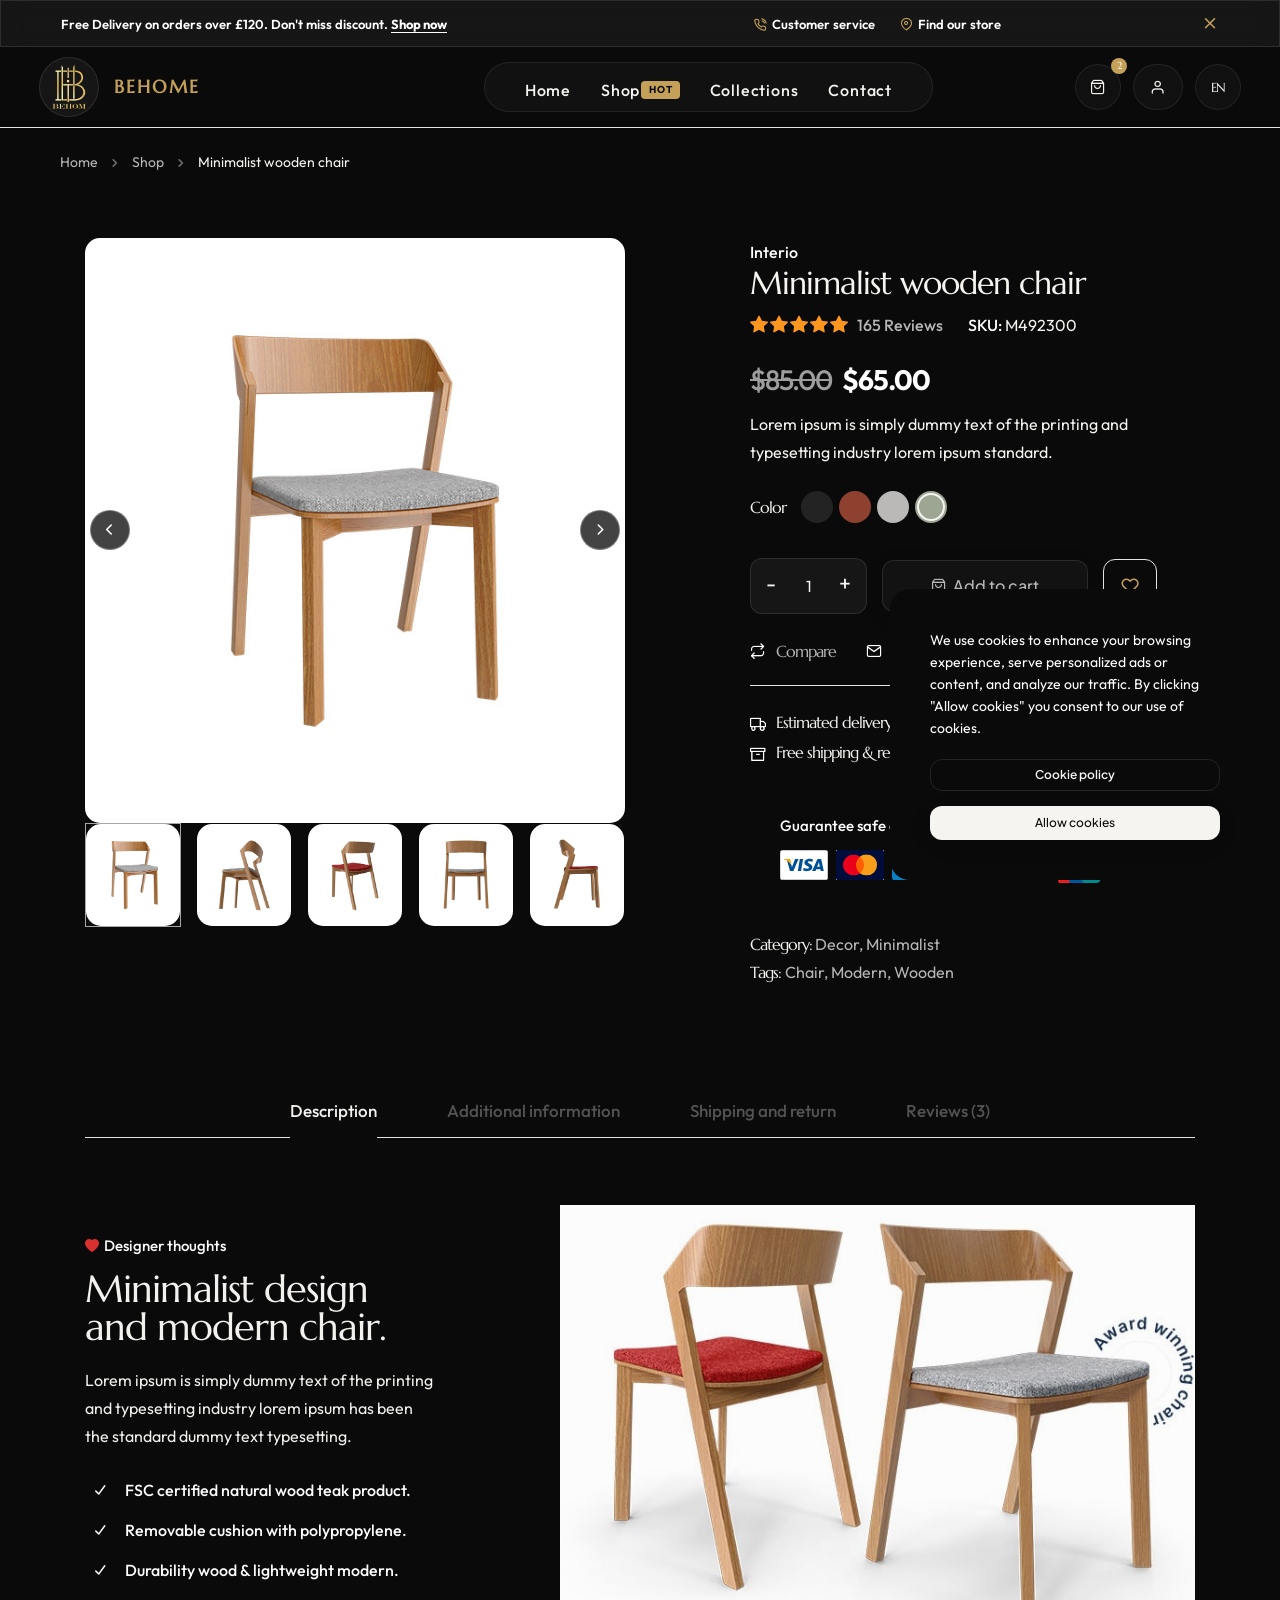
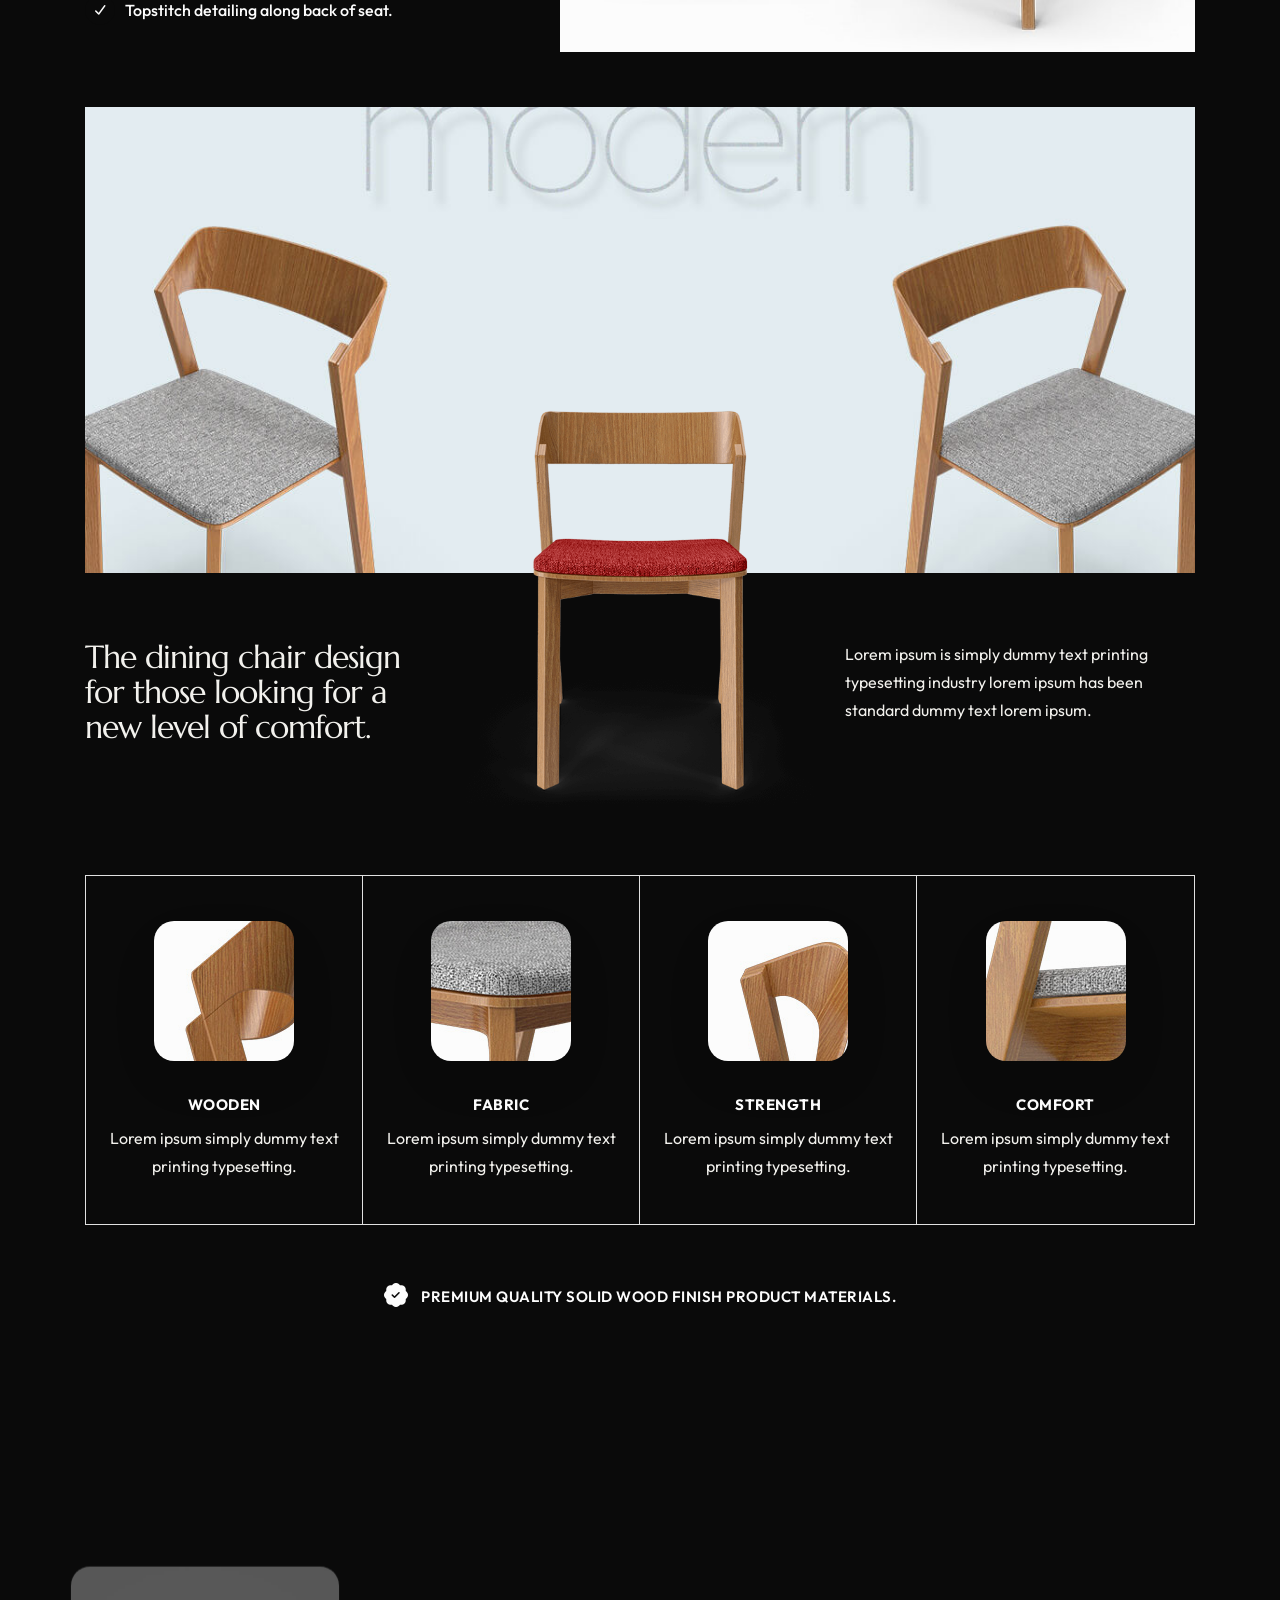
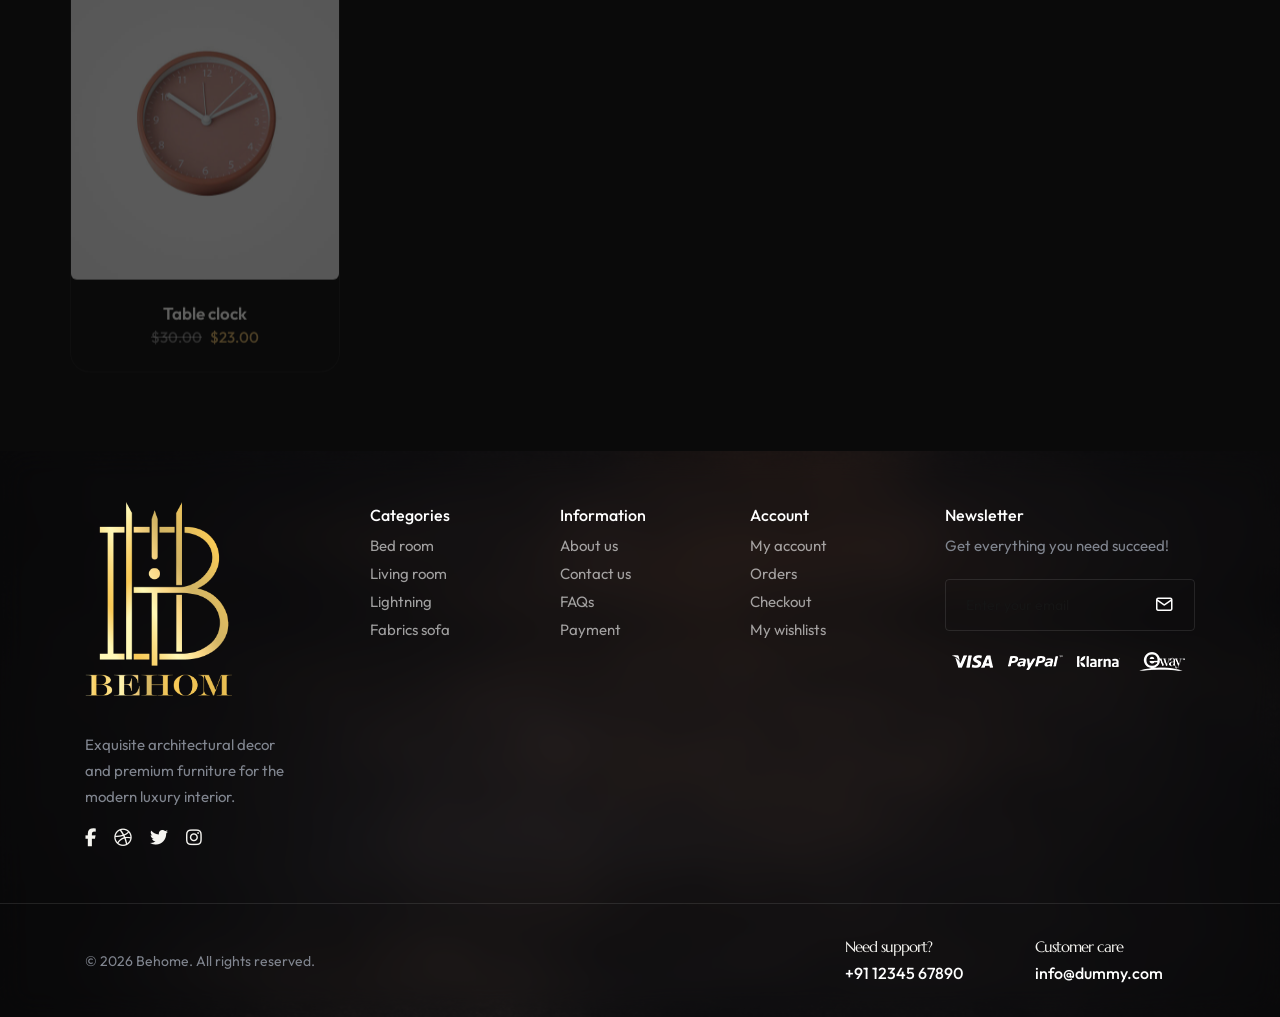
<file: demo-decor-store-single-product.html>
﻿<!DOCTYPE html>

<html class="no-js" lang="en">
<head>
<title>Behome - Premium Architectural Decor &amp; Luxury Furniture</title>
<meta charset="utf-8"/>
<meta content="IE=edge" http-equiv="X-UA-Compatible"/>
<meta content="ThemeZaa" name="author">
<meta content="width=device-width,initial-scale=1.0" name="viewport"/>
<meta content="Behome - Premium E-commerce experience for architectural decor, luxury furniture, and high-end interior design. Elevate your living space with our curated collections." name="description">
<!-- Open Graph / Facebook -->
<meta content="website" property="og:type"/>
<meta content="https://mubashir111.github.io/blackrock_ecommerse/" property="og:url"/>
<meta content="Behome - Premium Architectural Decor &amp; Luxury Furniture" property="og:title"/>
<meta content="Behome - Premium E-commerce experience for architectural decor, luxury furniture, and high-end interior design. Elevate your living space with our curated collections." property="og:description"/>
<meta content="https://mubashir111.github.io/blackrock_ecommerse/images/sharing-preview.png" property="og:image"/>
<meta content="1200" property="og:image:width"/>
<meta content="630" property="og:image:height"/>
<meta content="Behome" property="og:site_name"/>
<!-- Twitter -->
<meta content="summary_large_image" property="twitter:card"/>
<meta content="https://mubashir111.github.io/blackrock_ecommerse/" property="twitter:url"/>
<meta content="Behome - Premium Architectural Decor &amp; Luxury Furniture" property="twitter:title"/>
<meta content="Behome - Premium E-commerce experience for architectural decor, luxury furniture, and high-end interior design. Elevate your living space with our curated collections." property="twitter:description"/>
<meta content="https://mubashir111.github.io/blackrock_ecommerse/images/sharing-preview.png" property="twitter:image"/>
<!-- favicon icon -->
<link href="images/favicon.png" rel="shortcut icon"/>
<link href="images/apple-touch-icon-57x57.png" rel="apple-touch-icon"/>
<link href="images/apple-touch-icon-72x72.png" rel="apple-touch-icon" sizes="72x72"/>
<link href="images/apple-touch-icon-114x114.png" rel="apple-touch-icon" sizes="114x114"/>
<!-- google fonts preconnect -->
<link crossorigin="" href="https://fonts.googleapis.com" rel="preconnect"/>
<link crossorigin="" href="https://fonts.gstatic.com" rel="preconnect"/>
<!-- style sheets and font icons  -->
<link href="css/vendors.min.css" rel="stylesheet"/>
<link href="css/icon.min.css" rel="stylesheet"/>
<link href="css/style.min.css" rel="stylesheet"/>
<link href="css/responsive.min.css" rel="stylesheet"/>
<link href="demos/decor-store/decor-store.css?v=7" rel="stylesheet"/>
</meta></meta></head>
<body class="bg-dark-gray" data-mobile-nav-style="classic">
<!-- start header -->
    <header class="header-with-topbar">
        <!-- start header top bar -->
        <div
            class="header-top-bar glass-effect top-bar-dark border-bottom border-color-transparent-white-light px-lg-0">
            <div class="container-fluid">
                <div class="row h-45px align-items-center m-0">
                    <div class="col-lg-7 col-md-8 text-center text-md-start">
                        <div class="fs-13 text-white fw-600">Free Delivery on orders over £120. Don't miss
                            discount. <a class="text-white fw-700 text-decoration-line-bottom"
                                href="demo-decor-store-shop.html">Shop now</a></div>
                    </div>
                    <div class="col-lg-5 col-md-4 text-end d-flex justify-content-end align-items-center">
                        <div class="d-none d-md-flex align-items-center">
                            <a class="widget fs-13 text-white fw-600 me-25px text-white"
                                href="demo-decor-store-contact.html"><i
                                    class="feather icon-feather-phone-call"></i>Customer service</a>
                            <a class="widget fs-13 text-white fw-600 me-25px d-none d-lg-inline-block"
                                href="demo-decor-store-contact.html"><i class="feather icon-feather-map-pin"></i>Find
                                our store</a>
                        </div>
                        <a class="text-white fs-18 ms-auto" href="javascript:void(0)"><i
                                class="feather icon-feather-x"></i></a>
                    </div>
                </div>
            </div>
        </div>
        <!-- end header top bar -->
        <!-- start navigation -->
        <nav class="navbar navbar-expand-lg header-light bg-transparent disable-fixed px-lg-0 py-lg-0">
            <div class="container-fluid px-4 d-flex align-items-center" style="height: 80px;">
                <div class="row w-100 align-items-center m-0">
                    <div class="col-6 col-xl-3 col-lg-2 order-1 d-flex align-items-center">
                        <a class="glass-logo-wrapper" href="index.html">
                            <div class="glass-logo-box">
                                <img alt="Behome Logo" src="images/new/logo/Behome%20Final%20.png" />
                            </div>
                            <span class="logo-text">BEHOME</span>
                        </a>
                    </div>
                    <div class="col-12 col-xl-6 col-lg-8 order-3 order-lg-2 menu-order position-static">
                        <div class="collapse navbar-collapse justify-content-end" id="navbarNav">
                            <!-- Mobile Navigation Header -->
                            <div class="mobile-nav-header d-lg-none">
                                <div class="mobile-logo">
                                    <a class="glass-logo-wrapper" href="index.html">
                                        <div class="glass-logo-box">
                                            <img alt="Behome Logo" src="images/new/logo/Behome%20Final%20.png" />
                                        </div>
                                        <span class="logo-text">BEHOME</span>
                                    </a>
                                </div>
                                <div class="mobile-icons">
                                    <a class="icon-box position-relative" href="demo-decor-store-cart.html">
                                        <i class="feather icon-feather-shopping-bag"></i>
                                        <span
                                            class="cart-count alt-font bg-base-color text-white d-flex align-items-center justify-content-center rounded-circle position-absolute"
                                            style="width: 14px; height: 14px; font-size: 9px; top: -4px; right: -4px; font-weight: 700;">2</span>
                                    </a>
                                    <a class="icon-box" href="demo-decor-store-account.html">
                                        <i class="feather icon-feather-user"></i>
                                    </a>
                                    <div class="close-button" data-bs-target="#navbarNav" data-bs-toggle="collapse">
                                        <i class="feather icon-feather-x"></i>
                                    </div>
                                </div>
                            </div>
                            <div class="glass-pill-nav">
                                <ul class="navbar-nav">
                                    <li class="nav-item"><a class="nav-link text-white-hover" href="index.html">Home</a>
                                    </li>
                                    <li class="nav-item dropdown submenu">
                                        <a class="nav-link text-white-hover" href="demo-decor-store-shop.html">Shop
                                            <span
                                                class="badge bg-base-color text-dark-gray fw-700 py-1 px-2 rounded-1 ms-1"
                                                style="font-size: 10px; vertical-align: middle;">HOT</span></a>
                                        <i aria-expanded="false" class="fa-solid fa-angle-down dropdown-toggle"
                                            data-bs-toggle="dropdown" id="navbarDropdownMenuLink1" role="button"></i>
                                        <div aria-labelledby="navbarDropdownMenuLink1"
                                            class="dropdown-menu submenu-content">
                                            <div class="d-lg-flex mega-menu m-auto flex-column">
                                                <div class="row row-cols-1 row-cols-lg-5 mb-60px md-mb-30px sm-mb-20px">
                                                    <div class="col">
                                                        <ul>
                                                            <li class="sub-title">Furniture</li>
                                                            <li><a href="demo-decor-store-shop.html">Modern chair</a>
                                                            </li>
                                                            <li><a href="demo-decor-store-shop.html">Luxurious sofa</a>
                                                            </li>
                                                            <li><a href="demo-decor-store-shop.html">Sitting tables</a>
                                                            </li>
                                                            <li><a href="demo-decor-store-shop.html">Century cabinet</a>
                                                            </li>
                                                            <li><a href="demo-decor-store-shop.html">Wooden stool</a>
                                                            </li>
                                                            <li><a href="demo-decor-store-shop.html">Dining tabl</a>
                                                            </li>
                                                        </ul>
                                                    </div>
                                                    <div class="col">
                                                        <ul>
                                                            <li class="sub-title">Lighting</li>
                                                            <li><a href="demo-decor-store-shop.html">Table lamps</a>
                                                            </li>
                                                            <li><a href="demo-decor-store-shop.html">Wall lights</a>
                                                            </li>
                                                            <li><a href="demo-decor-store-shop.html">Ceiling lights</a>
                                                            </li>
                                                            <li><a href="demo-decor-store-shop.html">Chandeliers</a>
                                                            </li>
                                                            <li><a href="demo-decor-store-shop.html">Smart lights</a>
                                                            </li>
                                                            <li><a href="demo-decor-store-shop.html">Outdoor lights</a>
                                                            </li>
                                                        </ul>
                                                    </div>
                                                    <div class="col">
                                                        <ul>
                                                            <li class="sub-title">Decor</li>
                                                            <li><a href="demo-decor-store-shop.html">Home decor</a></li>
                                                            <li><a href="demo-decor-store-shop.html">Kitchen decor</a>
                                                            </li>
                                                            <li><a href="demo-decor-store-shop.html">Office decor</a>
                                                            </li>
                                                            <li><a href="demo-decor-store-shop.html">Wooden mirrors</a>
                                                            </li>
                                                            <li><a href="demo-decor-store-shop.html">Designer clocks</a>
                                                            </li>
                                                            <li><a href="demo-decor-store-shop.html">Spiritual</a></li>
                                                        </ul>
                                                    </div>
                                                    <div class="col">
                                                        <ul>
                                                            <li class="sub-title">Cabinetry</li>
                                                            <li><a href="demo-decor-store-shop.html">Wardrobes</a></li>
                                                            <li><a href="demo-decor-store-shop.html">Shoe racks</a></li>
                                                            <li><a href="demo-decor-store-shop.html">Movable</a></li>
                                                            <li><a href="demo-decor-store-shop.html">Folding storage</a>
                                                            </li>
                                                            <li><a href="demo-decor-store-shop.html">Wooden units</a>
                                                            </li>
                                                            <li><a href="demo-decor-store-shop.html">Kids storage</a>
                                                            </li>
                                                        </ul>
                                                    </div>
                                                    <div class="col">
                                                        <ul>
                                                            <li class="sub-title">Commercial</li>
                                                            <li><a href="demo-decor-store-shop.html">Hotel furniture</a>
                                                            </li>
                                                            <li><a href="demo-decor-store-shop.html">Bar furniture</a>
                                                            </li>
                                                            <li><a href="demo-decor-store-shop.html">School
                                                                    furniture</a>
                                                            </li>
                                                            <li><a href="demo-decor-store-shop.html">Public
                                                                    furniture</a>
                                                            </li>
                                                            <li><a href="demo-decor-store-shop.html">Office
                                                                    furniture</a>
                                                            </li>
                                                            <li><a href="demo-decor-store-shop.html">Lab furniture</a>
                                                            </li>
                                                        </ul>
                                                    </div>
                                                </div>
                                                <div class="row row-cols-1 row-cols-md-2">
                                                    <div class="col">
                                                        <a href="demo-decor-store-shop.html"><img alt="" class="w-100"
                                                                src="images/demo-decor-store-menu-banner-01.jpg" /></a>
                                                    </div>
                                                    <div class="col">
                                                        <a href="demo-decor-store-shop.html"><img alt="" class="w-100"
                                                                src="images/demo-decor-store-menu-banner-02.jpg" /></a>
                                                    </div>
                                                </div>
                                            </div>
                                        </div>
                                    </li>
                                    <li class="nav-item dropdown submenu">
                                        <a class="nav-link text-white-hover"
                                            href="demo-decor-store-collections.html">Collections</a>
                                        <i aria-expanded="false" class="fa-solid fa-angle-down dropdown-toggle"
                                            data-bs-toggle="dropdown" id="navbarDropdownMenuLink2" role="button"></i>
                                        <div aria-labelledby="navbarDropdownMenuLink2"
                                            class="dropdown-menu submenu-content">
                                            <div class="d-lg-flex mega-menu m-auto flex-column">
                                                <div
                                                    class="row row-cols-2 row-cols-lg-6 row-cols-sm-3 md-pt-15px align-items-center justify-content-center mb-60px md-mb-30px sm-mb-0">
                                                    <div class="col md-mb-30px">
                                                        <a class="text-center" href="demo-decor-store-collections.html">
                                                            <img alt=""
                                                                src="images/demo-decor-store-menu-category-01.jpg" />
                                                        </a>
                                                        <a class="btn btn-hover-animation text-uppercase-inherit fw-600 ls-0px justify-content-center"
                                                            href="demo-decor-store-collections.html">
                                                            <span>
                                                                <span class="btn-text text-dark-gray fs-16">Designer
                                                                    stool</span>
                                                                <span class="btn-icon"><i
                                                                        class="fa-solid fa-arrow-right m-0"></i></span>
                                                            </span>
                                                        </a>
                                                    </div>
                                                    <div class="col md-mb-30px">
                                                        <a class="text-center" href="demo-decor-store-collections.html">
                                                            <img alt=""
                                                                src="images/demo-decor-store-menu-category-02.jpg" />
                                                        </a>
                                                        <a class="btn btn-hover-animation text-uppercase-inherit fw-600 ls-0px justify-content-center"
                                                            href="demo-decor-store-collections.html">
                                                            <span>
                                                                <span class="btn-text text-dark-gray fs-16">Modern
                                                                    chair</span>
                                                                <span class="btn-icon"><i
                                                                        class="fa-solid fa-arrow-right m-0"></i></span>
                                                            </span>
                                                        </a>
                                                    </div>
                                                    <div class="col md-mb-30px">
                                                        <a class="text-center" href="demo-decor-store-collections.html">
                                                            <img alt=""
                                                                src="images/demo-decor-store-menu-category-03.jpg" />
                                                        </a>
                                                        <a class="btn btn-hover-animation text-uppercase-inherit fw-600 ls-0px justify-content-center"
                                                            href="demo-decor-store-collections.html">
                                                            <span>
                                                                <span class="btn-text text-dark-gray fs-16">Table
                                                                    lamp</span>
                                                                <span class="btn-icon"><i
                                                                        class="fa-solid fa-arrow-right m-0"></i></span>
                                                            </span>
                                                        </a>
                                                    </div>
                                                    <div class="col md-mb-30px">
                                                        <a class="text-center" href="demo-decor-store-collections.html">
                                                            <img alt=""
                                                                src="images/demo-decor-store-menu-category-04.jpg" />
                                                        </a>
                                                        <a class="btn btn-hover-animation text-uppercase-inherit fw-600 ls-0px justify-content-center"
                                                            href="demo-decor-store-collections.html">
                                                            <span>
                                                                <span class="btn-text text-dark-gray fs-16">Home
                                                                    decor</span>
                                                                <span class="btn-icon"><i
                                                                        class="fa-solid fa-arrow-right m-0"></i></span>
                                                            </span>
                                                        </a>
                                                    </div>
                                                    <div class="col md-mb-30px">
                                                        <a class="text-center" href="demo-decor-store-collections.html">
                                                            <img alt=""
                                                                src="images/demo-decor-store-menu-category-05.jpg" />
                                                        </a>
                                                        <a class="btn btn-hover-animation text-uppercase-inherit fw-600 ls-0px justify-content-center"
                                                            href="demo-decor-store-collections.html">
                                                            <span>
                                                                <span class="btn-text text-dark-gray fs-16">Ceramic
                                                                    pots</span>
                                                                <span class="btn-icon"><i
                                                                        class="fa-solid fa-arrow-right m-0"></i></span>
                                                            </span>
                                                        </a>
                                                    </div>
                                                    <div class="col md-mb-30px">
                                                        <a class="text-center" href="demo-decor-store-collections.html">
                                                            <img alt=""
                                                                src="images/demo-decor-store-menu-category-06.jpg" />
                                                        </a>
                                                        <a class="btn btn-hover-animation text-uppercase-inherit fw-600 ls-0px justify-content-center"
                                                            href="demo-decor-store-collections.html">
                                                            <span>
                                                                <span class="btn-text text-dark-gray fs-16">Wooden
                                                                    table</span>
                                                                <span class="btn-icon"><i
                                                                        class="fa-solid fa-arrow-right m-0"></i></span>
                                                            </span>
                                                        </a>
                                                    </div>
                                                </div>
                                                <div class="row row-cols-1 row-cols-md-2">
                                                    <div class="col">
                                                        <a href="demo-decor-store-collections.html"><img alt=""
                                                                src="images/demo-decor-store-menu-banner-03.jpg" /></a>
                                                    </div>
                                                    <div class="col">
                                                        <a href="demo-decor-store-collections.html"><img alt=""
                                                                src="images/demo-decor-store-menu-banner-04.jpg" /></a>
                                                    </div>
                                                </div>
                                            </div>
                                        </div>
                                    </li>
                                    <li class="nav-item"><a class="nav-link text-white-hover"
                                            href="demo-decor-store-contact.html">Contact</a>
                                    </li>
                                </ul>
                            </div>
                        </div>
                    </div>
                    <!-- Right Side Icons -->
                    <div
                        class="col-6 col-xl-3 col-lg-2 order-2 order-lg-3 ms-auto d-flex justify-content-end align-items-center">
                        <div class="d-flex align-items-center" style="gap: 12px;">
                            <!-- Cart Button -->
                            <div class="position-relative">
                                <a class="glass-icon-box" href="demo-decor-store-cart.html">
                                    <i class="feather icon-feather-shopping-bag text-white fs-15"></i>
                                </a>
                                <span
                                    class="cart-count alt-font bg-base-color text-white d-flex align-items-center justify-content-center rounded-circle position-absolute"
                                    style="width: 16px; height: 16px; font-size: 10px; top: -6px; right: -6px; font-weight: 700;">2</span>
                            </div>
                            <!-- User Profile Icon Box -->
                            <div
                                class="position-relative d-flex align-items-center glass-icon-box px-3 d-none d-lg-flex">
                                <a class="d-flex align-items-center justify-content-center w-100 h-100"
                                    href="demo-decor-store-account.html">
                                    <i class="feather icon-feather-user text-white fs-16"></i>
                                </a>
                            </div>
                            <!-- Language Icon Box -->
                            <div
                                class="position-relative d-flex align-items-center glass-icon-box d-none d-lg-flex">
                                <a class="alt-font text-white fw-700 fs-13 lh-1" href="#">
                                    EN
                                </a>
                            </div>
                            <!-- Mobile Menu Toggler -->
                            <div
                                class="glass-icon-box d-flex align-items-center justify-content-center d-lg-none">
                                <button aria-controls="navbarNav" aria-label="Toggle navigation"
                                    class="navbar-toggler p-0 border-0 bg-transparent" data-bs-target="#navbarNav"
                                    data-bs-toggle="collapse" type="button">
                                    <span class="navbar-toggler-line"></span>
                                    <span class="navbar-toggler-line"></span>
                                    <span class="navbar-toggler-line"></span>
                                    <span class="navbar-toggler-line"></span>
                                </button>
                            </div>
                        </div>
                    </div>
                </div>
            </div>
        </nav>
    </header>
    <!-- end header -->
<!-- start breadcrumb -->
<section class="top-space-margin border-top border-color-extra-medium-gray pt-20px pb-20px ps-45px pe-45px lg-ps-35px lg-pe-35px md-ps-15px md-pe-15px sm-ps-0 sm-pe-0">
<div class="container-fluid">
<div class="row align-items-center">
<div class="col-12 breadcrumb breadcrumb-style-01 fs-14">
<ul>
<li><a href="index.html">Home</a></li>
<li><a href="demo-decor-store-shop.html">Shop</a></li>
<li>Minimalist wooden chair</li>
</ul>
</div>
</div>
</div>
</section>
<!-- end breadcrumb -->
<!-- start section -->
<section class="pt-40px pb-0">
<div class="container">
<div class="row">
<div class="col-lg-6 md-mb-40px" data-anime='{ "translate": [0, 0], "opacity": [0,1], "duration": 600, "delay": 100, "staggervalue": 150, "easing": "easeOutQuad" }'>
<div class="row overflow-hidden position-relative">
<div class="col-12 position-relative product-image">
<div class="swiper product-image-slider" data-slider-options='{ "spaceBetween": 0, "watchOverflow": true, "navigation": { "nextEl": ".slider-product-next", "prevEl": ".slider-product-prev" }, "thumbs": { "swiper": { "el": ".product-image-thumb", "slidesPerView": "5", "spaceBetween": 15 } } }' data-swiper-thumb-click="1">
<div class="swiper-wrapper">
<!-- start slider item -->
<div class="swiper-slide gallery-box">
<a data-group="lightbox-gallery" href="images/demo-decor-store-product-detail-01.jpg" title="Minimalist wooden chair">
<img alt="" class="w-100" src="images/demo-decor-store-product-detail-01.jpg"/>
</a>
</div>
<!-- end slider item -->
<div class="swiper-slide gallery-box">
<a data-group="lightbox-gallery" href="images/demo-decor-store-product-detail-01-a.jpg" title="Minimalist wooden chair">
<img alt="" class="w-100" src="images/demo-decor-store-product-detail-01-a.jpg"/>
</a>
</div>
<!-- end slider item -->
<div class="swiper-slide gallery-box">
<a data-group="lightbox-gallery" href="images/demo-decor-store-product-detail-01-b.jpg" title="Minimalist wooden chair">
<img alt="" class="w-100" src="images/demo-decor-store-product-detail-01-b.jpg"/>
</a>
</div>
<!-- end slider item -->
<div class="swiper-slide gallery-box">
<a data-group="lightbox-gallery" href="images/demo-decor-store-product-detail-01-c.jpg" title="Minimalist wooden chair">
<img alt="" class="w-100" src="images/demo-decor-store-product-detail-01-c.jpg"/>
</a>
</div>
<!-- end slider item -->
<div class="swiper-slide gallery-box">
<a data-group="lightbox-gallery" href="images/demo-decor-store-product-detail-01-d.jpg" title="Minimalist wooden chair">
<img alt="" class="w-100" src="images/demo-decor-store-product-detail-01-d.jpg"/>
</a>
</div>
<!-- end slider item -->
<div class="swiper-slide gallery-box">
<a data-group="lightbox-gallery" href="images/demo-decor-store-product-detail-01-d.jpg" title="Minimalist wooden chair">
<img alt="" class="w-100" src="images/demo-decor-store-product-detail-01-d.jpg"/>
</a>
</div>
<!-- end slider item -->
<div class="swiper-slide gallery-box">
<a data-group="lightbox-gallery" href="images/demo-decor-store-product-detail-01-d.jpg" title="Minimalist wooden chair">
<img alt="" class="w-100" src="images/demo-decor-store-product-detail-01-d.jpg"/>
</a>
</div>
<!-- end slider item -->
</div>
</div>
<div class="slider-product-next swiper-button-next border-radius-100 border border-1 border-color-extra-medium-gray">
<i class="fa fa-chevron-right text-white icon-very-small"></i>
</div>
<div class="slider-product-prev swiper-button-prev border-radius-100 border border-1 border-color-extra-medium-gray">
<i class="fa fa-chevron-left text-white icon-very-small"></i>
</div>
</div>
<div class="col-12 position-relative">
<div class="swiper-container product-image-thumb">
<div class="swiper-wrapper">
<div class="swiper-slide"><img alt="" class="w-100" src="images/demo-decor-store-product-detail-01.jpg"/></div>
<div class="swiper-slide"><img alt="" class="w-100" src="images/demo-decor-store-product-detail-01-a.jpg"/></div>
<div class="swiper-slide"><img alt="" class="w-100" src="images/demo-decor-store-product-detail-01-b.jpg"/></div>
<div class="swiper-slide"><img alt="" class="w-100" src="images/demo-decor-store-product-detail-01-c.jpg"/></div>
<div class="swiper-slide"><img alt="" class="w-100" src="images/demo-decor-store-product-detail-01-d.jpg"/></div>
<div class="swiper-slide"><img alt="" class="w-100" src="images/demo-decor-store-product-detail-01-d.jpg"/></div>
<div class="swiper-slide"><img alt="" class="w-100" src="images/demo-decor-store-product-detail-01-d.jpg"/></div>
</div>
</div>
</div>
</div>
</div>
<div class="col-lg-5 offset-lg-1 product-info" data-anime='{ "translate": [0, 0], "opacity": [0,1], "duration": 600, "delay": 100, "staggervalue": 150, "easing": "easeOutQuad" }'>
<span class="fw-500 text-white d-block">Interio</span>
<h5 class="alt-font text-white fw-700 mb-10px">Minimalist wooden chair</h5>
<div class="d-block d-sm-flex align-items-center mb-20px">
<div class="me-10px xs-me-0">
<a class="section-link ls-minus-1px icon-small" href="demo-decor-store-single-product.html#tab">
<i class="bi bi-star-fill text-golden-yellow"></i>
<i class="bi bi-star-fill text-golden-yellow"></i>
<i class="bi bi-star-fill text-golden-yellow"></i>
<i class="bi bi-star-fill text-golden-yellow"></i>
<i class="bi bi-star-fill text-golden-yellow"></i>
</a>
</div>
<a class="me-25px text-white fw-500 section-link xs-me-0" href="demo-decor-store-single-product.html#tab">165 Reviews</a>
<div><span class="text-white fw-500">SKU: </span>M492300</div>
</div>
<div class="product-price mb-10px">
<span class="text-white fs-28 xs-fs-24 fw-700 ls-minus-1px"><del class="text-white opacity-6 me-10px fw-500">$85.00</del>$65.00</span>
</div>
<p>Lorem ipsum is simply dummy text of the printing and typesetting industry lorem ipsum standard.
                    </p>
<div class="d-flex align-items-center mb-35px">
<label class="text-white alt-font me-15px fw-500">Color</label>
<ul class="shop-color mb-0">
<li>
<input checked="" class="d-none" id="color-1" name="color" type="radio"/>
<label for="color-1"><span style="background-color: #232323"></span></label>
</li>
<li>
<input checked="" class="d-none" id="color-2" name="color" type="radio"/>
<label for="color-2"><span style="background-color: #8E412E"></span></label>
</li>
<li>
<input checked="" class="d-none" id="color-3" name="color" type="radio"/>
<label for="color-3"><span style="background-color: #BAB9B8"></span></label>
</li>
<li>
<input checked="" class="d-none" id="color-4" name="color" type="radio"/>
<label for="color-4"><span style="background-color: #9DA693"></span></label>
</li>
</ul>
</div>
<div class="d-flex align-items-center flex-column flex-sm-row mb-20px position-relative">
<div class="quantity me-15px xs-mb-15px order-1">
<button class="qty-minus" type="button">-</button>
<input aria-label="qty-text" class="qty-text" id="1" type="text" value="1"/>
<button class="qty-plus" type="button">+</button>
</div>
<a class="btn btn-cart btn-extra-large btn-switch-text btn-box-shadow btn-none-transform btn-dark-gray left-icon border-radius-5px me-15px xs-me-0 order-3 order-sm-2" href="demo-decor-store-cart.html">
<span>
<span><i class="feather icon-feather-shopping-bag"></i></span>
<span class="btn-double-text" data-text="Add to cart">Add to cart</span>
</span>
</a>
<a class="wishlist d-flex align-items-center justify-content-center border border-radius-5px border-color-extra-medium-gray order-2 order-sm-3" href="demo-decor-store-single-product.html#">
<i class="feather icon-feather-heart icon-small text-base-color"></i>
</a>
</div>
<div class="row mb-20px">
<div class="col-auto icon-with-text-style-08">
<div class="feature-box feature-box-left-icon-middle d-inline-flex align-middle">
<div class="feature-box-icon me-10px">
<i class="feather icon-feather-repeat align-middle text-white"></i>
</div>
<div class="feature-box-content">
<a class="alt-font fw-500 text-white d-block" href="demo-decor-store-single-product.html#">Compare</a>
</div>
</div>
</div>
<div class="col-auto icon-with-text-style-08">
<div class="feature-box feature-box-left-icon-middle d-inline-flex align-middle">
<div class="feature-box-icon me-10px">
<i class="feather icon-feather-mail align-middle text-white"></i>
</div>
<div class="feature-box-content">
<a class="alt-font fw-500 text-white d-block" href="demo-decor-store-single-product.html#">Ask a question</a>
</div>
</div>
</div>
<div class="col-auto icon-with-text-style-08">
<div class="feature-box feature-box-left-icon-middle d-inline-flex align-middle">
<div class="feature-box-icon me-10px">
<i class="feather icon-feather-share-2 align-middle text-white"></i>
</div>
<div class="feature-box-content">
<a class="alt-font fw-500 text-white d-block" href="demo-decor-store-single-product.html#">Share</a>
</div>
</div>
</div>
</div>
<div class="mb-20px h-1px w-100 bg-extra-medium-gray d-block"></div>
<div class="row mb-15px">
<div class="col-12 icon-with-text-style-08">
<div class="feature-box feature-box-left-icon d-inline-flex align-middle">
<div class="feature-box-icon me-10px">
<i class="feather icon-feather-truck top-8px position-relative align-middle text-white"></i>
</div>
<div class="feature-box-content">
<span><span class="alt-font text-white fw-500">Estimated delivery:</span> March 03 -
                                        March 07</span>
</div>
</div>
</div>
<div class="col-12 icon-with-text-style-08 mb-10px">
<div class="feature-box feature-box-left-icon d-inline-flex align-middle">
<div class="feature-box-icon me-10px">
<i class="feather icon-feather-archive top-8px position-relative align-middle text-white"></i>
</div>
<div class="feature-box-content">
<span><span class="alt-font text-white fw-500">Free shipping &amp; returns:</span> On
                                        all orders over $50</span>
</div>
</div>
</div>
</div>
<div class="bg-dark-gray ps-30px pe-30px pt-25px pb-25px mb-20px xs-p-25px border-radius-4px">
<span class="fs-15 fw-500 text-white mb-15px d-block lh-initial">Guarantee safe and
                            secure checkout</span>
<div>
<a href="demo-decor-store-single-product.html#"><img alt="" class="h-30px me-5px mb-5px" src="images/visa.svg"/></a>
<a href="demo-decor-store-single-product.html#"><img alt="" class="h-30px me-5px mb-5px" src="images/mastercard.svg"/></a>
<a href="demo-decor-store-single-product.html#"><img alt="" class="h-30px me-5px mb-5px" src="images/american-express.svg"/></a>
<a href="demo-decor-store-single-product.html#"><img alt="" class="h-30px me-5px mb-5px" src="images/discover.svg"/></a>
<a href="demo-decor-store-single-product.html#"><img alt="" class="h-30px me-5px mb-5px" src="images/diners-club.svg"/></a>
<a href="demo-decor-store-single-product.html#"><img alt="" class="h-30px" src="images/union-pay.svg"/></a>
</div>
</div>
<div>
<div class="w-100 d-block"><span class="text-white alt-font fw-500">Category:</span> <a href="demo-decor-store-single-product.html#">Decor,</a> <a href="demo-decor-store-single-product.html#">Minimalist</a></div>
<div><span class="text-white alt-font fw-500">Tags: </span><a href="demo-decor-store-single-product.html#">Chair,</a> <a href="demo-decor-store-single-product.html#">Modern,</a> <a href="demo-decor-store-single-product.html#">Wooden</a></div>
</div>
</div>
</div>
</div>
</section>
<!-- end section -->
<!-- start section -->
<section id="tab">
<div class="container">
<div class="row">
<div class="col-12 tab-style-04" data-anime='{ "translate": [0, 0], "opacity": [0,1], "duration": 600, "delay": 100, "staggervalue": 150, "easing": "easeOutQuad" }'>
<ul class="nav nav-tabs border-0 justify-content-center fs-17 fw-500">
<li class="nav-item"><a class="nav-link active" data-bs-toggle="tab" href="demo-decor-store-single-product.html#tab_five1">Description<span class="tab-border bg-dark-gray"></span></a>
</li>
<li class="nav-item"><a class="nav-link" data-bs-toggle="tab" href="demo-decor-store-single-product.html#tab_five2">Additional information<span class="tab-border bg-dark-gray"></span></a></li>
<li class="nav-item"><a class="nav-link" data-bs-toggle="tab" href="demo-decor-store-single-product.html#tab_five3">Shipping and return<span class="tab-border bg-dark-gray"></span></a></li>
<li class="nav-item"><a class="nav-link" data-bs-toggle="tab" data-tab="review-tab" href="demo-decor-store-single-product.html#tab_five4">Reviews
                                (3)<span class="tab-border bg-dark-gray"></span></a></li>
</ul>
<div class="mb-6 h-1px w-100 bg-extra-medium-gray sm-mt-10px"></div>
<div class="tab-content">
<!-- start tab content -->
<div class="tab-pane fade in active show" id="tab_five1">
<div class="row align-items-center justify-content-center mb-5 sm-mb-10">
<div class="col-xl-4 col-lg-5 md-mb-40px">
<div class="d-flex align-items-center mb-10px">
<div class="col-auto pe-5px"><i class="bi bi-heart-fill text-red fs-14"></i>
</div>
<div class="col fs-15 fw-500 text-white">Designer thoughts</div>
</div>
<h4 class="alt-font text-white fw-700 mb-20px">Minimalist design and modern chair.
                                    </h4>
<p>Lorem ipsum is simply dummy text of the printing and typesetting industry lorem
                                        ipsum has been the standard dummy text typesetting.</p>
<div>
<div class="feature-box feature-box-left-icon-middle mb-10px">
<div class="feature-box-icon feature-box-icon-rounded w-30px h-30px rounded-circle bg-dark-gray me-10px">
<i class="fa-solid fa-check fs-12 text-white"></i>
</div>
<div class="feature-box-content">
<span class="d-block text-white fw-500">FSC certified natural wood teak
                                                    product.</span>
</div>
</div>
<div class="feature-box feature-box-left-icon-middle mb-10px">
<div class="feature-box-icon feature-box-icon-rounded w-30px h-30px rounded-circle bg-dark-gray me-10px">
<i class="fa-solid fa-check fs-12 text-white"></i>
</div>
<div class="feature-box-content">
<span class="d-block text-white fw-500">Removable cushion with
                                                    polypropylene.</span>
</div>
</div>
<div class="feature-box feature-box-left-icon-middle mb-10px">
<div class="feature-box-icon feature-box-icon-rounded w-30px h-30px rounded-circle bg-dark-gray me-10px">
<i class="fa-solid fa-check fs-12 text-white"></i>
</div>
<div class="feature-box-content">
<span class="d-block text-white fw-500">Durability wood &amp; lightweight
                                                    modern.</span>
</div>
</div>
<div class="feature-box feature-box-left-icon-middle">
<div class="feature-box-icon feature-box-icon-rounded w-30px h-30px rounded-circle bg-dark-gray me-10px">
<i class="fa-solid fa-check fs-12 text-white"></i>
</div>
<div class="feature-box-content">
<span class="d-block text-white fw-500">Topstitch detailing along back
                                                    of seat.</span>
</div>
</div>
</div>
</div>
<div class="col-lg-7 offset-xl-1">
<img alt="" class="w-100" src="images/demo-decor-store-product-detail-tab-01.jpg"/>
</div>
</div>
<div class="row mb-6 sm-mb-10">
<div class="col-12">
<img alt="" class="w-100" src="images/demo-decor-store-product-detail-tab-03.jpg"/>
</div>
</div>
<div class="row mb-6 sm-mb-10">
<div class="co-12 col-md-4 sm-mb-35px">
<h5 class="text-white alt-font mb-0 fw-700">The dining chair design for those
                                        looking for a new level of comfort.</h5>
</div>
<div class="co-12 col-md-4 sm-mb-35px outside-box-top-18 sm-outside-box-top-0"><img alt="" src="images/demo-decor-store-product-detail-tab-04.png"/></div>
<div class="co-12 col-md-4 last-paragraph-no-margin">
<p>Lorem ipsum is simply dummy text printing typesetting industry lorem ipsum has
                                        been standard dummy text lorem ipsum.</p>
</div>
</div>
<div class="row row-cols-1 row-cols-lg-4 row-cols-sm-2 mb-5 sm-mb-10 border border-1 border-color-extra-medium-gray g-0">
<div class="col border-end xs-border-end-0 md-border-bottom border-color-extra-medium-gray last-paragraph-no-margin text-center ps-3 pe-3 pt-4 pb-4 xl-ps-2 xl-pe-2 md-p-30px">
<img alt="" class="border-radius-100 box-shadow-quadruple-large mb-30px" src="images/demo-decor-store-product-detail-tab-05.jpg"/>
<span class="d-block fs-15 fw-700 text-white text-uppercase ls-05px mb-5px">Wooden</span>
<p>Lorem ipsum simply dummy text printing typesetting.</p>
</div>
<div class="col border-end md-border-end-0 md-border-bottom border-color-extra-medium-gray last-paragraph-no-margin text-center ps-3 pe-3 pt-4 pb-4 xl-ps-2 xl-pe-2 md-p-30px">
<img alt="" class="border-radius-100 box-shadow-quadruple-large mb-30px" src="images/demo-decor-store-product-detail-tab-06.jpg"/>
<span class="d-block fs-15 fw-700 text-white text-uppercase ls-05px mb-5px">Fabric</span>
<p>Lorem ipsum simply dummy text printing typesetting.</p>
</div>
<div class="col border-end xs-border-end-0 xs-border-bottom border-color-extra-medium-gray last-paragraph-no-margin text-center ps-3 pe-3 pt-4 pb-4 xl-ps-2 xl-pe-2 md-p-30px">
<img alt="" class="border-radius-100 box-shadow-quadruple-large mb-30px" src="images/demo-decor-store-product-detail-tab-07.jpg"/>
<span class="d-block fs-15 fw-700 text-white text-uppercase ls-05px mb-5px">Strength</span>
<p>Lorem ipsum simply dummy text printing typesetting.</p>
</div>
<div class="col text-center last-paragraph-no-margin ps-3 pe-3 pt-4 pb-4 xl-ps-2 xl-pe-2 md-p-30px">
<img alt="" class="border-radius-100 box-shadow-quadruple-large mb-30px" src="images/demo-decor-store-product-detail-tab-08.jpg"/>
<span class="d-block fs-15 fw-700 text-white text-uppercase ls-05px mb-5px">Comfort</span>
<p>Lorem ipsum simply dummy text printing typesetting.</p>
</div>
</div>
<div class="row justify-content-center">
<div class="col-auto text-center last-paragraph-no-margin">
<div class="d-inline-block align-middle me-10px"><i class="bi bi-patch-check-fill icon-extra-medium text-white"></i></div>
<div class="d-inline-block text-white text-uppercase fs-15 fw-600 ls-05px align-middle">
                                        Premium quality solid wood finish product materials.</div>
</div>
</div>
</div>
<!-- end tab content -->
<!-- start tab content -->
<div class="tab-pane fade in" id="tab_five2">
<div class="row m-0">
<div class="col-12">
<div class="row">
<div class="col-lg-2 col-md-3 col-sm-4 pt-10px pb-10px xs-pb-0 text-white alt-font fw-600">
                                            Overall:</div>
<div class="col-lg-10 col-md-9 col-sm-8 pt-10px pb-10px xs-pt-0">29.10'' H x
                                            19.50'' W x 23.20'' D</div>
</div>
<div class="row bg-dark-gray">
<div class="col-lg-2 col-md-3 col-sm-4 pt-10px pb-10px xs-pb-0 text-white alt-font fw-600">
                                            Product weight:</div>
<div class="col-lg-10 col-md-9 col-sm-8 pt-10px pb-10px xs-pt-0">16.11 lb.</div>
</div>
<div class="row">
<div class="col-lg-2 col-md-3 col-sm-4 pt-10px pb-10px xs-pb-0 text-white alt-font fw-600">
                                            Color:</div>
<div class="col-lg-10 col-md-9 col-sm-8 pt-10px pb-10px xs-pt-0">Golden Oak,
                                            Dark Brown, Light Oak</div>
</div>
<div class="row bg-dark-gray">
<div class="col-lg-2 col-md-3 col-sm-4 pt-10px pb-10px xs-pb-0 text-white alt-font fw-600">
                                            Fabric:</div>
<div class="col-lg-10 col-md-9 col-sm-8 pt-10px pb-10px xs-pt-0">Polyolefin,
                                            Crepe fabric, Wollen fabric, Modacrylics, Polyester</div>
</div>
<div class="row">
<div class="col-lg-2 col-md-3 col-sm-4 pt-10px pb-10px xs-pb-0 text-white alt-font fw-600">
                                            Material:</div>
<div class="col-lg-10 col-md-9 col-sm-8 pt-10px pb-10px xs-pt-0">Solid wood,
                                            Fabric, Soft cotton</div>
</div>
</div>
</div>
<div class="row mt-6">
<div class="col-12 text-center">
<img alt="" src="images/demo-decor-store-product-detail-tab-02.jpg"/>
</div>
</div>
</div>
<!-- end tab content -->
<!-- start tab content -->
<div class="tab-pane fade in" id="tab_five3">
<div class="row">
<div class="col-md-6 last-paragraph-no-margin sm-mb-30px">
<div class="fs-20 alt-font text-white mb-20px fw-600">Shipping information</div>
<p class="mb-0"><span class="fw-600 text-white">Standard:</span> Arrives in 5-8
                                        business days</p>
<p><span class="fw-600 text-white">Express:</span> Arrives in 2-3 business days</p>
<p class="w-80 md-w-100">These shipping rates are not applicable for orders shipped
                                        outside of the US. Some oversized items may require an additional shipping
                                        charge. Free Shipping applies only to merchandise taxes and gift cards do not
                                        count toward the free shipping total.</p>
</div>
<div class="col-md-6 last-paragraph-no-margin">
<div class="fs-20 alt-font text-white mb-20px fw-600">Return information</div>
<p class="w-80 md-w-100">Orders placed between 10/1/2023 and 12/23/2023 can be
                                        returned by 2/27/2023.</p>
<p class="w-80 md-w-100">Return or exchange any unused or defective merchandise by
                                        mail or at one of our US or Canada store locations. Returns made within 30 days
                                        of the order delivery date will be issued a full refund to the original form of
                                        payment.</p>
</div>
</div>
</div>
<!-- end tab content -->
<!-- start tab content -->
<div class="tab-pane fade in" id="tab_five4">
<div class="row align-items-center mb-6 sm-mb-10">
<div class="col-lg-4 col-md-12 col-sm-7 md-mb-30px text-center text-lg-start">
<h5 class="alt-font text-white fw-600 mb-0 w-85 lg-w-100"><span class="fw-800">25,000+</span> people are like our product and say good
                                        story.</h5>
</div>
<div class="col-lg-2 col-md-4 col-sm-5 text-center sm-mb-20px p-0 md-ps-15px md-pe-15px">
<div class="border-radius-4px bg-dark-gray p-30px xl-p-25px">
<h2 class="mb-5px alt-font text-white fw-800">4.9</h2>
<span class="text-golden-yellow icon-small d-block ls-minus-1px mb-5px">
<i class="bi bi-star-fill"></i>
<i class="bi bi-star-fill"></i>
<i class="bi bi-star-fill"></i>
<i class="bi bi-star-fill"></i>
<i class="bi bi-star-fill"></i>
</span>
<span class="ps-15px pe-15px pt-10px pb-10px lh-normal bg-dark-gray text-white fs-12 fw-600 text-uppercase border-radius-4px d-inline-block text-center">2,488
                                            Reviews</span>
</div>
</div>
<div class="col-9 col-lg-4 col-md-5 col-sm-8 progress-bar-style-02">
<div class="ps-20px md-ps-0">
<div class="text-white mb-15px fw-600">Average customer ratings</div>
<!-- start progress bar item -->
<div class="progress mb-20px border-radius-6px">
<div aria-label="rating-one" aria-valuemax="100" aria-valuemin="0" aria-valuenow="95" class="progress-bar bg-green m-0" role="progressbar"></div>
</div>
<!-- end progress bar item -->
<!-- start progress bar item -->
<div class="progress mb-20px border-radius-6px">
<div aria-label="rating-two" aria-valuemax="100" aria-valuemin="0" aria-valuenow="66" class="progress-bar bg-green m-0" role="progressbar"></div>
</div>
<!-- end progress bar item -->
<!-- start progress bar item -->
<div class="progress mb-20px border-radius-6px">
<div aria-label="rating-three" aria-valuemax="100" aria-valuemin="0" aria-valuenow="40" class="progress-bar bg-green m-0" role="progressbar"></div>
</div>
<!-- end progress bar item -->
<!-- start progress bar item -->
<div class="progress mb-20px border-radius-6px">
<div aria-label="rating-four" aria-valuemax="100" aria-valuemin="0" aria-valuenow="25" class="progress-bar bg-green m-0" role="progressbar"></div>
</div>
<!-- end progress bar item -->
<!-- start progress bar item -->
<div class="progress sm-mb-0 border-radius-6px">
<div aria-label="rating-five" aria-valuemax="100" aria-valuemin="0" aria-valuenow="05" class="progress-bar bg-green m-0" role="progressbar"></div>
</div>
<!-- end progress bar item -->
</div>
</div>
<div class="col-3 col-lg-2 col-md-3 col-sm-4 mt-45px">
<div class="mb-15px lh-0 xs-lh-normal xs-mb-10px">
<span class="text-golden-yellow fs-15 ls-minus-1px d-none d-sm-inline-block">
<i class="bi bi-star-fill"></i>
<i class="bi bi-star-fill"></i>
<i class="bi bi-star-fill"></i>
<i class="bi bi-star-fill"></i>
<i class="bi bi-star-fill"></i>
</span>
<span class="fs-13 text-white fw-600 ms-10px xs-ms-0">80%</span>
</div>
<div class="mb-15px lh-0 xs-lh-normal xs-mb-10px">
<span class="text-golden-yellow fs-15 ls-minus-1px d-none d-sm-inline-block">
<i class="bi bi-star-fill"></i>
<i class="bi bi-star-fill"></i>
<i class="bi bi-star-fill"></i>
<i class="bi bi-star-fill"></i>
<i class="feather icon-feather-star"></i>
</span>
<span class="fs-13 text-white fw-600 ms-10px xs-ms-0">10%</span>
</div>
<div class="mb-15px lh-0 xs-lh-normal xs-mb-10px">
<span class="text-golden-yellow fs-15 ls-minus-1px d-none d-sm-inline-block">
<i class="bi bi-star-fill"></i>
<i class="bi bi-star-fill"></i>
<i class="bi bi-star-fill"></i>
<i class="feather icon-feather-star"></i>
<i class="feather icon-feather-star"></i>
</span>
<span class="fs-13 text-white fw-600 ms-10px xs-ms-0">05%</span>
</div>
<div class="mb-15px lh-0 xs-lh-normal xs-mb-10px">
<span class="text-golden-yellow fs-15 ls-minus-1px d-none d-sm-inline-block">
<i class="bi bi-star-fill"></i>
<i class="bi bi-star-fill"></i>
<i class="feather icon-feather-star"></i>
<i class="feather icon-feather-star"></i>
<i class="feather icon-feather-star"></i>
</span>
<span class="fs-13 text-white fw-600 ms-10px xs-ms-0">03%</span>
</div>
<div class="lh-0 xs-lh-normal">
<span class="text-golden-yellow fs-15 ls-minus-1px d-none d-sm-inline-block">
<i class="bi bi-star-fill"></i>
<i class="feather icon-feather-star"></i>
<i class="feather icon-feather-star"></i>
<i class="feather icon-feather-star"></i>
<i class="feather icon-feather-star"></i>
</span>
<span class="fs-13 text-white fw-600 ms-10px xs-ms-0">02%</span>
</div>
</div>
</div>
<div class="row g-0 mb-4 md-mb-35px">
<div class="col-12 border-bottom border-color-extra-medium-gray pb-40px mb-40px xs-pb-30px xs-mb-30px">
<div class="d-block d-md-flex w-100 align-items-center">
<div class="w-300px md-w-250px sm-w-100 sm-mb-10px text-center">
<img alt="" class="rounded-circle w-90px mb-10px" src="images/avtar-27.jpg"/>
<span class="text-white fw-600 d-block">Herman miller</span>
<div class="fs-14 lh-18">06 April 2023</div>
</div>
<div class="w-100 last-paragraph-no-margin sm-ps-0 position-relative text-center text-md-start">
<span class="text-golden-yellow ls-minus-1px mb-5px sm-me-10px sm-mb-0 d-inline-block d-md-block">
<i class="bi bi-star-fill"></i>
<i class="bi bi-star-fill"></i>
<i class="bi bi-star-fill"></i>
<i class="bi bi-star-fill"></i>
<i class="bi bi-star-fill"></i>
</span>
<a class="w-65px bg-light-red border-radius-15px fs-13 text-white fw-600 text-center position-absolute sm-position-relative d-inline-block d-md-block right-0px top-0px" href="demo-decor-store-single-product.html#"><i class="fa-solid fa-heart text-red me-5px"></i><span>08</span></a>
<p class="w-85 sm-w-100 sm-mt-15px">Lorem ipsum dolor sit sed do eiusmod
                                                tempor incididunt labore enim ad minim veniam, quis nostrud exercitation
                                                ullamco laboris nisi ut aliquip ex ea commodo consequat. Duis aute irure
                                                dolor in reprehenderit in voluptate velit esse cillum dolore eu fugiat
                                                nulla pariatur. Excepteur sint occaecat cupidatat non proident.</p>
</div>
</div>
</div>
<div class="col-12 border-bottom border-color-extra-medium-gray pb-40px mb-40px xs-pb-30px xs-mb-30px">
<div class="d-block d-md-flex w-100 align-items-center">
<div class="w-300px md-w-250px sm-w-100 sm-mb-10px text-center">
<img alt="" class="rounded-circle w-90px mb-10px" src="images/avtar-28.jpg"/>
<span class="text-white fw-600 d-block">Wilbur haddock</span>
<div class="fs-14 lh-18">26 April 2023</div>
</div>
<div class="w-100 last-paragraph-no-margin sm-ps-0 position-relative text-center text-md-start">
<span class="text-golden-yellow ls-minus-1px mb-5px sm-me-10px sm-mb-0 d-inline-block d-md-block">
<i class="bi bi-star-fill"></i>
<i class="bi bi-star-fill"></i>
<i class="bi bi-star-fill"></i>
<i class="bi bi-star-fill"></i>
<i class="bi bi-star-fill"></i>
</span>
<a class="w-65px bg-light-red border-radius-15px fs-13 text-white fw-600 text-center position-absolute sm-position-relative d-inline-block d-md-block right-0px top-0px" href="demo-decor-store-single-product.html#"><i class="fa-solid fa-heart text-red me-5px"></i><span>06</span></a>
<p class="w-85 sm-w-100 sm-mt-15px">Lorem ipsum dolor sit sed do eiusmod
                                                tempor incididunt labore enim ad minim veniamnisi ut aliquip ex ea
                                                commodo consequat. Duis aute irure dolor in reprehenderit in voluptate
                                                velit esse cillum dolore eu fugiat nulla pariatur. Excepteur sint
                                                occaecat cupidatat non proident.</p>
</div>
</div>
</div>
<div class="col-12 border-bottom border-color-extra-medium-gray pb-40px mb-40px xs-pb-30px md-mb-25px">
<div class="d-block d-md-flex w-100 align-items-center">
<div class="w-300px md-w-250px sm-w-100 sm-mb-10px text-center">
<img alt="" class="rounded-circle w-90px mb-10px" src="images/avtar-29.jpg"/>
<span class="text-white fw-600 d-block">Colene landin</span>
<div class="fs-14 lh-18">28 April 2023</div>
</div>
<div class="w-100 last-paragraph-no-margin sm-ps-0 position-relative text-center text-md-start">
<span class="text-golden-yellow ls-minus-1px mb-5px sm-me-10px sm-mb-0 d-inline-block d-md-block">
<i class="bi bi-star-fill"></i>
<i class="bi bi-star-fill"></i>
<i class="bi bi-star-fill"></i>
<i class="bi bi-star-fill"></i>
<i class="bi bi-star-fill"></i>
</span>
<a class="w-65px bg-light-red border-radius-15px fs-13 text-white fw-600 text-center position-absolute sm-position-relative d-inline-block d-md-block right-0px top-0px" href="demo-decor-store-single-product.html#"><i class="fa-regular fa-heart text-red me-5px"></i><span>00</span></a>
<p class="w-85 sm-w-100 sm-mt-15px">Lorem ipsum dolor sit sed do eiusmod
                                                tempor incididunt labore enim adquis nostrud exercitation ullamco
                                                laboris nisi ut aliquip ex ea commodo consequat. Duis aute irure dolor
                                                in reprehenderit in voluptate velit esse cillum dolore eu fugiat nulla
                                                pariatur. Excepteur sint occaecat cupidatat non proident.</p>
</div>
</div>
</div>
<div class="col-12 last-paragraph-no-margin text-center">
<a class="btn btn-link btn-hover-animation-switch btn-extra-large fw-600 text-white" href="demo-decor-store-single-product.html#">
<span>
<span class="btn-text">Show more reviews</span>
<span class="btn-icon"><i class="fa-solid fa-chevron-down"></i></span>
<span class="btn-icon"><i class="fa-solid fa-chevron-down"></i></span>
</span>
</a>
</div>
</div>
<div class="row justify-content-center">
<div class="col-12">
<div class="p-7 lg-p-5 sm-p-7 bg-dark-gray">
<div class="row justify-content-center mb-30px sm-mb-10px">
<div class="col-md-9 text-center">
<h4 class="alt-font text-white fw-700 mb-20px">Add a review</h4>
</div>
</div>
<form action="https://craftohtml.themezaa.com/email-templates/contact-form.php" class="row contact-form-style-02" method="post">
<div class="col-lg-5 col-md-6 mb-20px">
<label class="form-label mb-15px">Your name*</label>
<input class="input-name border-radius-4px form-control required" name="name" placeholder="Enter your name" type="text"/>
</div>
<div class="col-lg-5 col-md-6 mb-20px">
<label class="form-label mb-15px">Your email address*</label>
<input class="border-radius-4px form-control required" name="email" placeholder="Enter your email address" type="email"/>
</div>
<div class="col-lg-2 mb-20px">
<label class="form-label">Your rating*</label>
<div>
<span class="ls-minus-1px icon-small d-block mt-20px md-mt-0">
<i class="feather icon-feather-star text-golden-yellow"></i>
<i class="feather icon-feather-star text-golden-yellow"></i>
<i class="feather icon-feather-star text-golden-yellow"></i>
<i class="feather icon-feather-star text-golden-yellow"></i>
<i class="feather icon-feather-star text-golden-yellow"></i>
</span>
</div>
</div>
<div class="col-md-12 mb-20px">
<label class="form-label mb-15px">Your review</label>
<textarea class="border-radius-4px form-control" cols="40" name="comment" placeholder="Your message" rows="4"></textarea>
</div>
<div class="col-lg-9 md-mb-25px">
<div class="position-relative terms-condition-box text-start mt-10px">
<label class="d-inline-block">
<input class="terms-condition check-box align-middle required" id="terms_condition" name="terms_condition" type="checkbox" value="1"/>
<span class="box fs-15">I accept the crafto terms and conditions
                                                            and I have read the privacy policy.</span>
</label>
</div>
</div>
<div class="col-lg-3 text-start text-lg-end">
<input name="redirect" type="hidden" value=""/>
<button class="btn btn-base-color btn-small btn-box-shadow btn-round-edge submit" type="submit">Submit review</button>
</div>
<div class="col-12">
<div class="form-results mt-20px d-none"></div>
</div>
</form>
</div>
</div>
</div>
</div>
<!-- end tab content -->
</div>
</div>
</div>
</div>
</section>
<!-- end section -->
<!-- start section -->
<section class="pt-0">
<div class="container">
<div class="row justify-content-center">
<div class="col-lg-5 text-center mb-25px sm-mb-10px" data-anime='{ "el": "childs", "translateY": [50, 0], "opacity": [0,1], "duration": 600, "delay": 0, "staggervalue": 150, "easing": "easeOutQuad" }'>
<span class="text-uppercase fs-14 ls-2px fw-600">You may also like</span>
<h4 class="alt-font text-white fw-700 mb-20px">Related products</h4>
</div>
</div>
<div class="row">
<div class="col-12 px-0 sm-ps-15px sm-pe-15px">
<ul class="shop-boxed shop-wrapper grid grid-4col xxl-grid-4col xl-grid-4col lg-grid-3col md-grid-2col sm-grid-2col xs-grid-1col gutter-large text-center" data-anime='{ "el": "childs", "translateY": [50, 0], "opacity": [0,1], "duration": 600, "delay":100, "staggervalue": 150, "easing": "easeOutQuad" }'>
<li class="grid-sizer"></li>
<!-- start shop item -->
<li class="grid-item">
<div class="shop-box pb-25px">
<div class="shop-image">
<a href="demo-decor-store-single-product.html">
<img alt="" src="images/demo-decor-store-product-01.jpg"/>
<div class="product-overlay bg-gradient-extra-midium-gray-transparent"></div>
</a>
<div class="shop-hover d-flex justify-content-center">
<a class="bg-dark-gray w-45px h-45px text-white d-flex flex-column align-items-center justify-content-center rounded-circle ms-5px me-5px box-shadow-medium-bottom" data-bs-placement="top" data-bs-toggle="tooltip" href="demo-decor-store-single-product.html#" title="Add to wishlist"><i class="feather icon-feather-heart fs-15"></i></a>
<a class="bg-dark-gray w-45px h-45px text-white d-flex flex-column align-items-center justify-content-center rounded-circle ms-5px me-5px box-shadow-medium-bottom" data-bs-placement="top" data-bs-toggle="tooltip" href="demo-decor-store-single-product.html#" title="Add to cart"><i class="feather icon-feather-shopping-bag fs-15"></i></a>
<a class="bg-dark-gray w-45px h-45px text-white d-flex flex-column align-items-center justify-content-center rounded-circle ms-5px me-5px box-shadow-medium-bottom" data-bs-placement="top" data-bs-toggle="tooltip" href="demo-decor-store-single-product.html#" title="Quick shop"><i class="feather icon-feather-eye fs-15"></i></a>
</div>
</div>
<div class="shop-footer text-center pt-20px">
<a class="text-white fs-17 fw-600" href="demo-decor-store-single-product.html">Table
                                        clock</a>
<div class="fw-500 fs-15 lh-normal"><del>$30.00</del>$23.00</div>
</div>
</div>
</li>
<!-- end shop item -->
<!-- start shop item -->
<li class="grid-item">
<div class="shop-box pb-25px">
<div class="shop-image">
<a href="demo-decor-store-single-product.html">
<img alt="" src="images/demo-decor-store-product-14.jpg"/>
<div class="product-overlay bg-gradient-extra-midium-gray-transparent"></div>
</a>
<div class="shop-hover d-flex justify-content-center">
<a class="bg-dark-gray w-45px h-45px text-white d-flex flex-column align-items-center justify-content-center rounded-circle ms-5px me-5px box-shadow-medium-bottom" data-bs-placement="top" data-bs-toggle="tooltip" href="demo-decor-store-single-product.html#" title="Add to wishlist"><i class="feather icon-feather-heart fs-15"></i></a>
<a class="bg-dark-gray w-45px h-45px text-white d-flex flex-column align-items-center justify-content-center rounded-circle ms-5px me-5px box-shadow-medium-bottom" data-bs-placement="top" data-bs-toggle="tooltip" href="demo-decor-store-single-product.html#" title="Add to cart"><i class="feather icon-feather-shopping-bag fs-15"></i></a>
<a class="bg-dark-gray w-45px h-45px text-white d-flex flex-column align-items-center justify-content-center rounded-circle ms-5px me-5px box-shadow-medium-bottom" data-bs-placement="top" data-bs-toggle="tooltip" href="demo-decor-store-single-product.html#" title="Quick shop"><i class="feather icon-feather-eye fs-15"></i></a>
</div>
</div>
<div class="shop-footer text-center pt-20px">
<a class="text-white fs-17 fw-600" href="demo-decor-store-single-product.html">Wood
                                        stool</a>
<div class="fw-500 fs-15 lh-normal">$54.00</div>
</div>
</div>
</li>
<!-- end shop item -->
<!-- start shop item -->
<li class="grid-item">
<div class="shop-box pb-25px">
<div class="shop-image">
<a href="demo-decor-store-single-product.html">
<img alt="" src="images/demo-decor-store-product-12.jpg"/>
<div class="product-overlay bg-gradient-extra-midium-gray-transparent"></div>
</a>
<div class="shop-hover d-flex justify-content-center">
<a class="bg-dark-gray w-45px h-45px text-white d-flex flex-column align-items-center justify-content-center rounded-circle ms-5px me-5px box-shadow-medium-bottom" data-bs-placement="top" data-bs-toggle="tooltip" href="demo-decor-store-single-product.html#" title="Add to wishlist"><i class="feather icon-feather-heart fs-15"></i></a>
<a class="bg-dark-gray w-45px h-45px text-white d-flex flex-column align-items-center justify-content-center rounded-circle ms-5px me-5px box-shadow-medium-bottom" data-bs-placement="top" data-bs-toggle="tooltip" href="demo-decor-store-single-product.html#" title="Add to cart"><i class="feather icon-feather-shopping-bag fs-15"></i></a>
<a class="bg-dark-gray w-45px h-45px text-white d-flex flex-column align-items-center justify-content-center rounded-circle ms-5px me-5px box-shadow-medium-bottom" data-bs-placement="top" data-bs-toggle="tooltip" href="demo-decor-store-single-product.html#" title="Quick shop"><i class="feather icon-feather-eye fs-15"></i></a>
</div>
</div>
<div class="shop-footer text-center pt-20px">
<a class="text-white fs-17 fw-600" href="demo-decor-store-single-product.html">Ceramic mug</a>
<div class="fw-500 fs-15 lh-normal"><del>$20.00</del>$15.00</div>
</div>
</div>
</li>
<!-- end shop item -->
<!-- start shop item -->
<li class="grid-item">
<div class="shop-box pb-25px">
<div class="shop-image">
<a href="demo-decor-store-single-product.html">
<img alt="" src="images/demo-decor-store-product-05.jpg"/>
<div class="product-overlay bg-gradient-extra-midium-gray-transparent"></div>
</a>
<div class="shop-hover d-flex justify-content-center">
<a class="bg-dark-gray w-45px h-45px text-white d-flex flex-column align-items-center justify-content-center rounded-circle ms-5px me-5px box-shadow-medium-bottom" data-bs-placement="top" data-bs-toggle="tooltip" href="demo-decor-store-single-product.html#" title="Add to wishlist"><i class="feather icon-feather-heart fs-15"></i></a>
<a class="bg-dark-gray w-45px h-45px text-white d-flex flex-column align-items-center justify-content-center rounded-circle ms-5px me-5px box-shadow-medium-bottom" data-bs-placement="top" data-bs-toggle="tooltip" href="demo-decor-store-single-product.html#" title="Add to cart"><i class="feather icon-feather-shopping-bag fs-15"></i></a>
<a class="bg-dark-gray w-45px h-45px text-white d-flex flex-column align-items-center justify-content-center rounded-circle ms-5px me-5px box-shadow-medium-bottom" data-bs-placement="top" data-bs-toggle="tooltip" href="demo-decor-store-single-product.html#" title="Quick shop"><i class="feather icon-feather-eye fs-15"></i></a>
</div>
</div>
<div class="shop-footer text-center pt-20px">
<a class="text-white fs-17 fw-600" href="demo-decor-store-single-product.html">Decorative plants</a>
<div class="fw-500 fs-15 lh-normal"><del>$30.00</del>$35.00</div>
</div>
</div>
</li>
<!-- end shop item -->
</ul>
</div>
</div>
</div>
</section>
<!-- end section -->
<!-- start footer -->
<footer class="footer-dark bg-dark-gray pb-0 pt-0 cover-background" style="background-image: linear-gradient(rgba(10, 10, 10, 0.85), rgba(10, 10, 10, 0.85)), url('images/new/bg/bg1.png')">
<div class="container pt-4 pb-4 md-pt-45px md-pb-45px">
<div class="row justify-content-center">
<!-- start footer column -->
<div class="col-6 col-lg-3 last-paragraph-no-margin order-sm-1 md-mb-50px xs-mb-30px">
<a class="footer-logo mb-30px d-inline-block" href="index.html">
<img alt="Behome Logo" src="images/new/logo/Behome%20Final%20.png" style="max-height: 200px;"/>
</a>
<p class="w-80 sm-w-100">Exquisite architectural decor and premium furniture for the modern luxury
                        interior.</p>
<div class="elements-social social-icon-style-02 mt-15px">
<ul class="small-icon light">
<li><a class="facebook" href="https://www.facebook.com/" target="_blank"><i class="fa-brands fa-facebook-f"></i></a></li>
<li><a class="dribbble" href="http://www.dribbble.com" target="_blank"><i class="fa-brands fa-dribbble"></i></a></li>
<li><a class="twitter" href="https://www.twitter.com" target="_blank"><i class="fa-brands fa-twitter"></i></a></li>
<li><a class="instagram" href="https://www.instagram.com" target="_blank"><i class="fa-brands fa-instagram"></i></a></li>
</ul>
</div>
</div>
<!-- end footer column -->
<!-- start footer column -->
<div class="col-6 col-lg-2 col-sm-4 xs-mb-30px order-sm-3 order-lg-2">
<span class="fs-16 fw-500 d-block text-white mb-5px">Categories</span>
<ul>
<li><a href="demo-decor-store-shop.html">Bed room</a></li>
<li><a href="demo-decor-store-shop.html">Living room</a></li>
<li><a href="demo-decor-store-shop.html">Lightning</a></li>
<li><a href="demo-decor-store-shop.html">Fabrics sofa</a></li>
</ul>
</div>
<!-- end footer column -->
<!-- start footer column -->
<div class="col-6 col-lg-2 col-sm-4 xs-mb-30px order-sm-3 order-lg-2">
<span class="fs-16 fw-500 d-block text-white mb-5px">Information</span>
<ul>
<li><a href="demo-decor-store-about.html">About us</a></li>
<li><a href="demo-decor-store-contact.html">Contact us</a></li>
<li><a href="demo-decor-store-faq.html">FAQs</a></li>
<li><a href="demo-decor-store-faq.html">Payment</a></li>
</ul>
</div>
<!-- end footer column -->
<!-- start footer column -->
<div class="col-6 col-lg-2 col-sm-4 xs-mb-30px order-sm-3 order-lg-2">
<span class="fs-16 fw-500 d-block text-white mb-5px">Account</span>
<ul>
<li><a href="demo-decor-store-account.html">My account</a></li>
<li><a href="demo-decor-store-cart.html">Orders</a></li>
<li><a href="demo-decor-store-checkout.html">Checkout</a></li>
<li><a href="demo-decor-store-wishlist.html">My wishlists</a></li>
</ul>
</div>
<!-- end footer column -->
<!-- start footer column -->
<div class="col-lg-3 col-sm-6 ps-20px sm-ps-15px md-mb-50px xs-mb-0 order-sm-2 order-lg-5">
<span class="fs-16 fw-500 d-block text-white mb-5px">Newsletter</span>
<div class="mb-20px">Get everything you need succeed!</div>
<div class="d-inline-block w-100 newsletter-style-02 position-relative mb-15px">
<form action="https://craftohtml.themezaa.com/email-templates/subscribe-newsletter.php" class="position-relative w-100" method="post">
<input class="bg-transparent border-color-transparent-white-light w-100 form-control pe-50px ps-20px lg-ps-15px required" name="email" placeholder="Enter your email" type="email"/>
<input name="redirect" type="hidden" value="">
<button aria-label="submit" class="btn pe-20px submit"><i class="icon feather icon-feather-mail icon-small text-white"></i></button>
<div class="form-results border-radius-4px pt-5px pb-5px ps-15px pe-15px fs-14 lh-22 mt-10px w-100 text-center position-absolute d-none">
</div>
</input></form>
</div>
<div class="footer-card">
<a class="d-inline-block me-5px align-middle" href="demo-decor-store-shop.html"><img alt="" src="images/demo-decor-store-payment-icon-01.png"/></a>
<a class="d-inline-block me-5px align-middle" href="demo-decor-store-shop.html"><img alt="" src="images/demo-decor-store-payment-icon-02.png"/></a>
<a class="d-inline-block me-5px align-middle" href="demo-decor-store-shop.html"><img alt="" src="images/demo-decor-store-payment-icon-03.png"/></a>
<a class="d-inline-block me-5px align-middle" href="demo-decor-store-shop.html"><img alt="" src="images/demo-decor-store-payment-icon-04.png"/></a>
</div>
</div>
<!-- end footer column -->
</div>
</div>
<div class="border-top border-color-transparent-white-light pt-30px pb-30px">
<div class="container">
<div class="row align-items-center justify-content-center">
<div class="col-xl-8 last-paragraph-no-margin text-center text-xl-start lg-mt-20px order-3 order-xl-1">
<p class="fs-14 w-90 xl-w-100">© 2026 Behome. All rights reserved.</p>
</div>
<div class="col-6 col-xl-2 col-md-3 col-sm-5 text-center text-xl-start order-1 order-xl-2">
<span class="lh-26 alt-font d-block">Need support?</span>
<a class="fs-16 text-white fw-500" href="tel:911234567890">+91 12345 67890</a>
</div>
<div class="col-6 col-xl-2 col-md-3 col-sm-5 text-center text-xl-start order-2 order-xl-3">
<span class="lh-26 alt-font d-block">Customer care</span>
<a class="fs-16 text-white fw-500" href="mailto:info@dummy.com">info@dummy.com</a>
</div>
</div>
</div>
</div>
</footer>
<!-- end footer -->
<!-- start cookie message -->
<div class="cookie-message bg-dark-gray border-radius-8px" id="cookies-model">
<div class="cookie-description fs-14 text-white mb-20px lh-22">We use cookies to enhance your browsing
            experience, serve personalized ads or content, and analyze our traffic. By clicking "Allow cookies" you
            consent to our use of cookies. </div>
<div class="cookie-btn">
<a aria-label="btn" class="btn btn-transparent-white border-1 border-color-transparent-white-light btn-very-small btn-switch-text btn-rounded w-100 mb-15px" href="demo-decor-store-single-product.html#">
<span>
<span class="btn-double-text" data-text="Cookie policy">Cookie policy</span>
</span>
</a>
<a aria-label="text" class="btn btn-white btn-very-small btn-switch-text btn-box-shadow accept_cookies_btn btn-rounded w-100" data-accept-btn="" href="demo-decor-store-single-product.html#">
<span>
<span class="btn-double-text" data-text="Allow cookies">Allow cookies</span>
</span>
</a>
</div>
</div>
<!-- end cookie message -->
<!-- start scroll progress -->
<div class="scroll-progress d-none d-xxl-block">
<a aria-label="scroll" class="scroll-top" href="demo-decor-store-single-product.html#">
<span class="scroll-text">Scroll</span><span class="scroll-line"><span class="scroll-point"></span></span>
</a>
</div>
<!-- end scroll progress -->
<!-- javascript libraries -->
<script data-cfasync="false" src="cdn-cgi/scripts/5c5dd728/cloudflare-static/email-decode.min.js"></script>
<script src="js/jquery.js" type="text/javascript"></script>
<script src="js/vendors.min.js" type="text/javascript"></script>
<script src="js/main.js" type="text/javascript"></script>
<!-- Mega Menu Alignment Fix -->
    <script>
        document.addEventListener('DOMContentLoaded', function () {
            function updateMegaMenuPosition() {
                if (window.innerWidth >= 992) {
                    var container = document.querySelector('.navbar .container-fluid');
                    if (!container) return;
                    var containerRect = container.getBoundingClientRect();

                    var megaMenus = document.querySelectorAll('.navbar-nav .dropdown-menu.submenu-content');
                    megaMenus.forEach(function (menu) {
                        var navItem = menu.closest('.nav-item');
                        var pillNav = menu.closest('.glass-pill-nav');

                        if (pillNav && navItem) {
                            var pillRect = pillNav.getBoundingClientRect();
                            var itemRect = navItem.getBoundingClientRect();

                            // Since .nav-item now has position: relative (for the hover bridge),
                            // we calculate the left offset to align with the container's left edge.
                            var leftOffset = containerRect.left - itemRect.left;
                            
                            menu.style.setProperty('position', 'absolute', 'important');
                            menu.style.setProperty('left', leftOffset + 'px', 'important');
                            menu.style.setProperty('width', containerRect.width + 'px', 'important');
                            menu.style.setProperty('max-width', containerRect.width + 'px', 'important');
                            menu.style.setProperty('margin-left', '0', 'important');
                            menu.style.setProperty('transform', 'none', 'important');
                        }
                    });
                } else {
                    var megaMenus = document.querySelectorAll('.navbar-nav .dropdown-menu.submenu-content');
                    megaMenus.forEach(function (menu) {
                        menu.style.removeProperty('position');
                        menu.style.removeProperty('left');
                        menu.style.removeProperty('width');
                        menu.style.removeProperty('max-width');
                        menu.style.removeProperty('margin-left');
                        menu.style.removeProperty('transform');
                    });
                }
            }

            // Run on load and resize
            updateMegaMenuPosition();
            window.addEventListener('resize', updateMegaMenuPosition);

            // Also run when any dropdown toggles are interacted with (hover for desktop)
            var dropdowns = document.querySelectorAll('.navbar-nav .nav-item.dropdown');
            dropdowns.forEach(function (dropdown) {
                dropdown.addEventListener('mouseenter', updateMegaMenuPosition);
            });
        });
    </script>

    <!-- Behome Premium Animation System -->
    <script>
        (function () {
            'use strict';

            var animObserver = new IntersectionObserver(function (entries) {
                entries.forEach(function (entry) {
                    if (entry.isIntersecting) {
                        entry.target.classList.add('animated');
                        animObserver.unobserve(entry.target);
                    }
                });
            }, { threshold: 0.12, rootMargin: '0px 0px -40px 0px' });

            function observeAnimations() {
                document.querySelectorAll('.fade-in-up, .fade-in-left').forEach(function (el) {
                    animObserver.observe(el);
                });
            }

            function applyAnimationClasses() {
                var sectionSelectors = [
                    'section .container > .row',
                    'section .container-fluid > .row',
                    '.shop-box',
                    '.feature-box',
                    '.categories-style-01',
                    'footer .footer-title',
                    'footer .col-lg-3',
                    'footer .col-lg-2'
                ];
                sectionSelectors.forEach(function (sel) {
                    document.querySelectorAll(sel).forEach(function (el, idx) {
                        if (!el.classList.contains('fade-in-up')) {
                            el.classList.add('fade-in-up');
                            el.style.transitionDelay = (idx * 0.07) + 's';
                        }
                    });
                });
                var grids = document.querySelectorAll('.row.row-cols-1.row-cols-lg-4, .row.row-cols-1.row-cols-md-3');
                grids.forEach(function (grid) { grid.classList.add('stagger-children'); });
            }

            function highlightActivePage() {
                var path = window.location.pathname.split('/').pop() || 'index.html';
                document.querySelectorAll('.navbar-nav .nav-link').forEach(function (link) {
                    var href = link.getAttribute('href');
                    if (href && href === path) { link.parentElement.classList.add('active'); }
                });
            }

            function handleNavbarScroll() {
                var navbar = document.querySelector('header nav.navbar');
                if (!navbar) return;
                window.addEventListener('scroll', function () {
                    if (window.scrollY > 60) {
                        navbar.style.background = 'rgba(10,10,10,0.92)';
                                                                        navbar.style.boxShadow = '0 2px 30px rgba(0,0,0,0.4)';
                        navbar.style.transition = 'background 0.4s ease, box-shadow 0.4s ease';
                    } else {
                        navbar.style.background = '';
                        navbar.style.boxShadow = '';
                    }
                }, { passive: true });
            }

            function addRippleEffect() {
                document.addEventListener('click', function (e) {
                    var btn = e.target.closest('.btn');
                    if (!btn) return;
                    var ripple = document.createElement('span');
                    var rect = btn.getBoundingClientRect();
                    var size = Math.max(rect.width, rect.height);
                    ripple.style.cssText = [
                        'position:absolute', 'border-radius:50%', 'transform:scale(0)',
                        'animation:rippleEffect 0.5s ease-out forwards',
                        'background:rgba(197,160,89,0.25)', 'pointer-events:none',
                        'width:' + size + 'px', 'height:' + size + 'px',
                        'top:' + (e.clientY - rect.top - size / 2) + 'px',
                        'left:' + (e.clientX - rect.left - size / 2) + 'px'
                    ].join(';');
                    btn.appendChild(ripple);
                    setTimeout(function () { ripple.remove(); }, 600);
                });
                if (!document.getElementById('behome-ripple-style')) {
                    var style = document.createElement('style');
                    style.id = 'behome-ripple-style';
                    style.textContent = '@keyframes rippleEffect{to{transform:scale(2.5);opacity:0;}}';
                    document.head.appendChild(style);
                }
            }

            document.addEventListener('DOMContentLoaded', function () {
                applyAnimationClasses();
                observeAnimations();
                highlightActivePage();
                handleNavbarScroll();
                addRippleEffect();
            });
        })();
    </script>
</body>
</html>
</file>
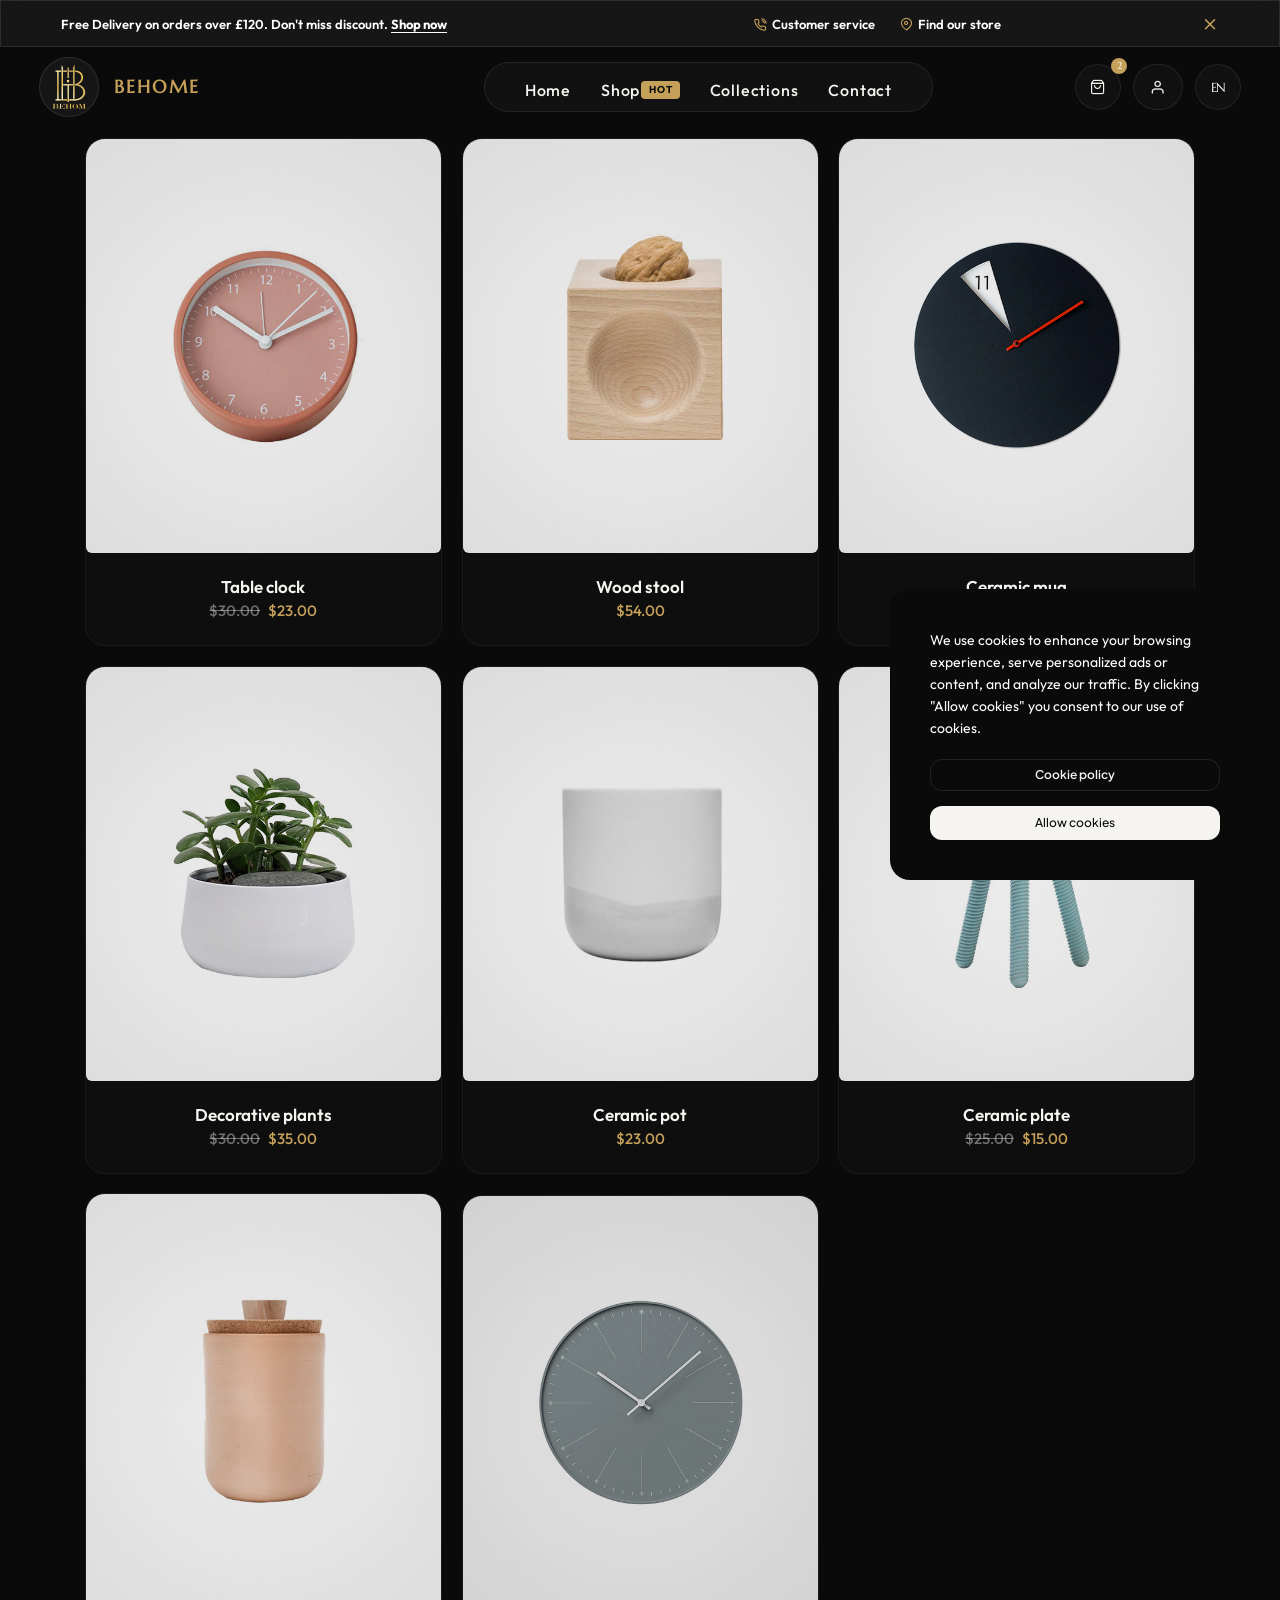
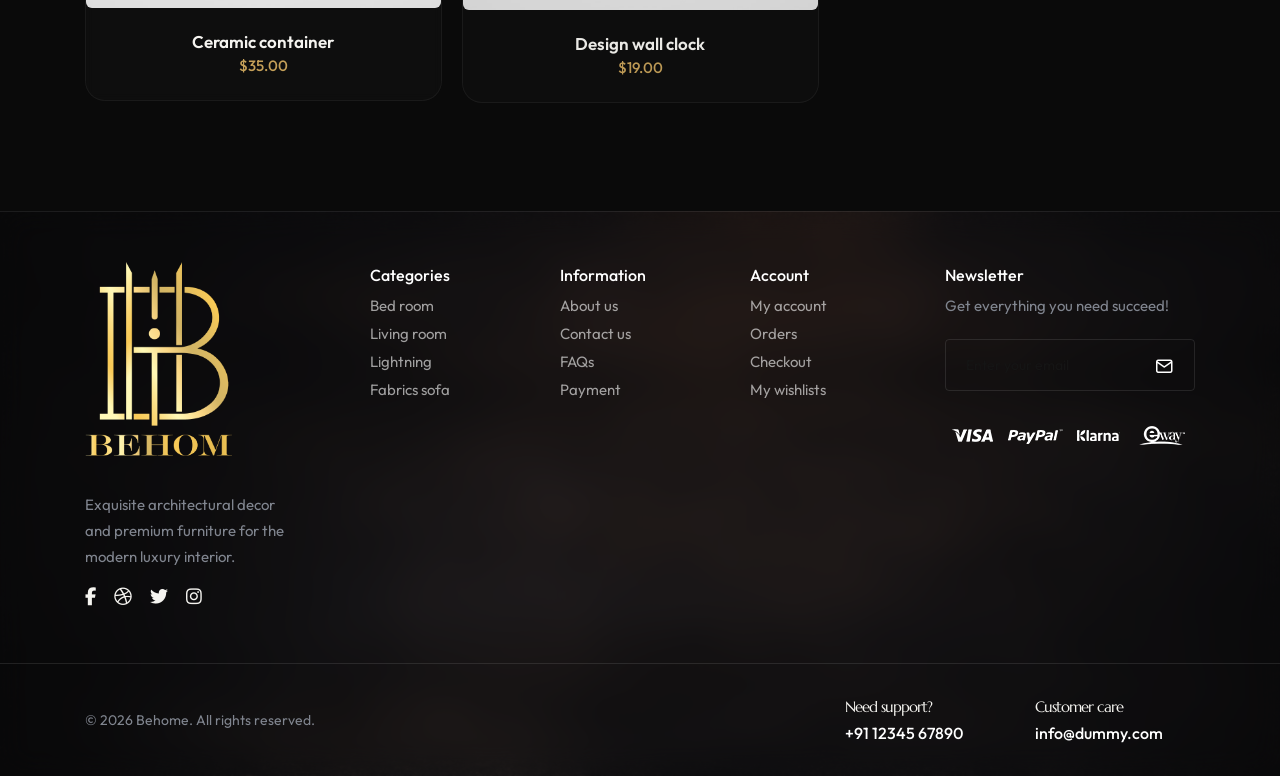
<file: demo-decor-store-wishlist.html>
﻿
<!DOCTYPE html>

<html class="no-js" lang="en">
<head>
<title>Behome - Premium Architectural Decor &amp; Luxury Furniture</title>
<meta charset="utf-8"/>
<meta content="IE=edge" http-equiv="X-UA-Compatible"/>
<meta content="ThemeZaa" name="author">
<meta content="width=device-width,initial-scale=1.0" name="viewport"/>
<meta content="Behome - Premium E-commerce experience for architectural decor, luxury furniture, and high-end interior design. Elevate your living space with our curated collections." name="description">
<!-- Open Graph / Facebook -->
<meta content="website" property="og:type"/>
<meta content="https://mubashir111.github.io/blackrock_ecommerse/" property="og:url"/>
<meta content="Behome - Premium Architectural Decor &amp; Luxury Furniture" property="og:title"/>
<meta content="Behome - Premium E-commerce experience for architectural decor, luxury furniture, and high-end interior design. Elevate your living space with our curated collections." property="og:description"/>
<meta content="https://mubashir111.github.io/blackrock_ecommerse/images/sharing-preview.png" property="og:image"/>
<meta content="1200" property="og:image:width"/>
<meta content="630" property="og:image:height"/>
<meta content="Behome" property="og:site_name"/>
<!-- Twitter -->
<meta content="summary_large_image" property="twitter:card"/>
<meta content="https://mubashir111.github.io/blackrock_ecommerse/" property="twitter:url"/>
<meta content="Behome - Premium Architectural Decor &amp; Luxury Furniture" property="twitter:title"/>
<meta content="Behome - Premium E-commerce experience for architectural decor, luxury furniture, and high-end interior design. Elevate your living space with our curated collections." property="twitter:description"/>
<meta content="https://mubashir111.github.io/blackrock_ecommerse/images/sharing-preview.png" property="twitter:image"/>
<!-- favicon icon -->
<link href="images/favicon.png" rel="shortcut icon"/>
<link href="images/apple-touch-icon-57x57.png" rel="apple-touch-icon"/>
<link href="images/apple-touch-icon-72x72.png" rel="apple-touch-icon" sizes="72x72"/>
<link href="images/apple-touch-icon-114x114.png" rel="apple-touch-icon" sizes="114x114"/>
<!-- google fonts preconnect -->
<link crossorigin="" href="https://fonts.googleapis.com" rel="preconnect"/>
<link crossorigin="" href="https://fonts.gstatic.com" rel="preconnect"/>
<!-- style sheets and font icons  -->
<link href="css/vendors.min.css" rel="stylesheet"/>
<link href="css/icon.min.css" rel="stylesheet"/>
<link href="css/style.min.css" rel="stylesheet"/>
<link href="css/responsive.min.css" rel="stylesheet"/>
<link href="demos/decor-store/decor-store.css?v=7" rel="stylesheet"/>
</meta></meta></head>
<body class="bg-dark-gray" data-mobile-nav-style="classic">
<!-- start header -->
    <header class="header-with-topbar">
        <!-- start header top bar -->
        <div
            class="header-top-bar glass-effect top-bar-dark border-bottom border-color-transparent-white-light px-lg-0">
            <div class="container-fluid">
                <div class="row h-45px align-items-center m-0">
                    <div class="col-lg-7 col-md-8 text-center text-md-start">
                        <div class="fs-13 text-white fw-600">Free Delivery on orders over £120. Don't miss
                            discount. <a class="text-white fw-700 text-decoration-line-bottom"
                                href="demo-decor-store-shop.html">Shop now</a></div>
                    </div>
                    <div class="col-lg-5 col-md-4 text-end d-flex justify-content-end align-items-center">
                        <div class="d-none d-md-flex align-items-center">
                            <a class="widget fs-13 text-white fw-600 me-25px text-white"
                                href="demo-decor-store-contact.html"><i
                                    class="feather icon-feather-phone-call"></i>Customer service</a>
                            <a class="widget fs-13 text-white fw-600 me-25px d-none d-lg-inline-block"
                                href="demo-decor-store-contact.html"><i class="feather icon-feather-map-pin"></i>Find
                                our store</a>
                        </div>
                        <a class="text-white fs-18 ms-auto" href="javascript:void(0)"><i
                                class="feather icon-feather-x"></i></a>
                    </div>
                </div>
            </div>
        </div>
        <!-- end header top bar -->
        <!-- start navigation -->
        <nav class="navbar navbar-expand-lg header-light bg-transparent disable-fixed px-lg-0 py-lg-0">
            <div class="container-fluid px-4 d-flex align-items-center" style="height: 80px;">
                <div class="row w-100 align-items-center m-0">
                    <div class="col-6 col-xl-3 col-lg-2 order-1 d-flex align-items-center">
                        <a class="glass-logo-wrapper" href="index.html">
                            <div class="glass-logo-box">
                                <img alt="Behome Logo" src="images/new/logo/Behome%20Final%20.png" />
                            </div>
                            <span class="logo-text">BEHOME</span>
                        </a>
                    </div>
                    <div class="col-12 col-xl-6 col-lg-8 order-3 order-lg-2 menu-order position-static">
                        <div class="collapse navbar-collapse justify-content-end" id="navbarNav">
                            <!-- Mobile Navigation Header -->
                            <div class="mobile-nav-header d-lg-none">
                                <div class="mobile-logo">
                                    <a class="glass-logo-wrapper" href="index.html">
                                        <div class="glass-logo-box">
                                            <img alt="Behome Logo" src="images/new/logo/Behome%20Final%20.png" />
                                        </div>
                                        <span class="logo-text">BEHOME</span>
                                    </a>
                                </div>
                                <div class="mobile-icons">
                                    <a class="icon-box position-relative" href="demo-decor-store-cart.html">
                                        <i class="feather icon-feather-shopping-bag"></i>
                                        <span
                                            class="cart-count alt-font bg-base-color text-white d-flex align-items-center justify-content-center rounded-circle position-absolute"
                                            style="width: 14px; height: 14px; font-size: 9px; top: -4px; right: -4px; font-weight: 700;">2</span>
                                    </a>
                                    <a class="icon-box" href="demo-decor-store-account.html">
                                        <i class="feather icon-feather-user"></i>
                                    </a>
                                    <div class="close-button" data-bs-target="#navbarNav" data-bs-toggle="collapse">
                                        <i class="feather icon-feather-x"></i>
                                    </div>
                                </div>
                            </div>
                            <div class="glass-pill-nav">
                                <ul class="navbar-nav">
                                    <li class="nav-item"><a class="nav-link text-white-hover" href="index.html">Home</a>
                                    </li>
                                    <li class="nav-item dropdown submenu">
                                        <a class="nav-link text-white-hover" href="demo-decor-store-shop.html">Shop
                                            <span
                                                class="badge bg-base-color text-dark-gray fw-700 py-1 px-2 rounded-1 ms-1"
                                                style="font-size: 10px; vertical-align: middle;">HOT</span></a>
                                        <i aria-expanded="false" class="fa-solid fa-angle-down dropdown-toggle"
                                            data-bs-toggle="dropdown" id="navbarDropdownMenuLink1" role="button"></i>
                                        <div aria-labelledby="navbarDropdownMenuLink1"
                                            class="dropdown-menu submenu-content">
                                            <div class="d-lg-flex mega-menu m-auto flex-column">
                                                <div class="row row-cols-1 row-cols-lg-5 mb-60px md-mb-30px sm-mb-20px">
                                                    <div class="col">
                                                        <ul>
                                                            <li class="sub-title">Furniture</li>
                                                            <li><a href="demo-decor-store-shop.html">Modern chair</a>
                                                            </li>
                                                            <li><a href="demo-decor-store-shop.html">Luxurious sofa</a>
                                                            </li>
                                                            <li><a href="demo-decor-store-shop.html">Sitting tables</a>
                                                            </li>
                                                            <li><a href="demo-decor-store-shop.html">Century cabinet</a>
                                                            </li>
                                                            <li><a href="demo-decor-store-shop.html">Wooden stool</a>
                                                            </li>
                                                            <li><a href="demo-decor-store-shop.html">Dining tabl</a>
                                                            </li>
                                                        </ul>
                                                    </div>
                                                    <div class="col">
                                                        <ul>
                                                            <li class="sub-title">Lighting</li>
                                                            <li><a href="demo-decor-store-shop.html">Table lamps</a>
                                                            </li>
                                                            <li><a href="demo-decor-store-shop.html">Wall lights</a>
                                                            </li>
                                                            <li><a href="demo-decor-store-shop.html">Ceiling lights</a>
                                                            </li>
                                                            <li><a href="demo-decor-store-shop.html">Chandeliers</a>
                                                            </li>
                                                            <li><a href="demo-decor-store-shop.html">Smart lights</a>
                                                            </li>
                                                            <li><a href="demo-decor-store-shop.html">Outdoor lights</a>
                                                            </li>
                                                        </ul>
                                                    </div>
                                                    <div class="col">
                                                        <ul>
                                                            <li class="sub-title">Decor</li>
                                                            <li><a href="demo-decor-store-shop.html">Home decor</a></li>
                                                            <li><a href="demo-decor-store-shop.html">Kitchen decor</a>
                                                            </li>
                                                            <li><a href="demo-decor-store-shop.html">Office decor</a>
                                                            </li>
                                                            <li><a href="demo-decor-store-shop.html">Wooden mirrors</a>
                                                            </li>
                                                            <li><a href="demo-decor-store-shop.html">Designer clocks</a>
                                                            </li>
                                                            <li><a href="demo-decor-store-shop.html">Spiritual</a></li>
                                                        </ul>
                                                    </div>
                                                    <div class="col">
                                                        <ul>
                                                            <li class="sub-title">Cabinetry</li>
                                                            <li><a href="demo-decor-store-shop.html">Wardrobes</a></li>
                                                            <li><a href="demo-decor-store-shop.html">Shoe racks</a></li>
                                                            <li><a href="demo-decor-store-shop.html">Movable</a></li>
                                                            <li><a href="demo-decor-store-shop.html">Folding storage</a>
                                                            </li>
                                                            <li><a href="demo-decor-store-shop.html">Wooden units</a>
                                                            </li>
                                                            <li><a href="demo-decor-store-shop.html">Kids storage</a>
                                                            </li>
                                                        </ul>
                                                    </div>
                                                    <div class="col">
                                                        <ul>
                                                            <li class="sub-title">Commercial</li>
                                                            <li><a href="demo-decor-store-shop.html">Hotel furniture</a>
                                                            </li>
                                                            <li><a href="demo-decor-store-shop.html">Bar furniture</a>
                                                            </li>
                                                            <li><a href="demo-decor-store-shop.html">School
                                                                    furniture</a>
                                                            </li>
                                                            <li><a href="demo-decor-store-shop.html">Public
                                                                    furniture</a>
                                                            </li>
                                                            <li><a href="demo-decor-store-shop.html">Office
                                                                    furniture</a>
                                                            </li>
                                                            <li><a href="demo-decor-store-shop.html">Lab furniture</a>
                                                            </li>
                                                        </ul>
                                                    </div>
                                                </div>
                                                <div class="row row-cols-1 row-cols-md-2">
                                                    <div class="col">
                                                        <a href="demo-decor-store-shop.html"><img alt="" class="w-100"
                                                                src="images/demo-decor-store-menu-banner-01.jpg" /></a>
                                                    </div>
                                                    <div class="col">
                                                        <a href="demo-decor-store-shop.html"><img alt="" class="w-100"
                                                                src="images/demo-decor-store-menu-banner-02.jpg" /></a>
                                                    </div>
                                                </div>
                                            </div>
                                        </div>
                                    </li>
                                    <li class="nav-item dropdown submenu">
                                        <a class="nav-link text-white-hover"
                                            href="demo-decor-store-collections.html">Collections</a>
                                        <i aria-expanded="false" class="fa-solid fa-angle-down dropdown-toggle"
                                            data-bs-toggle="dropdown" id="navbarDropdownMenuLink2" role="button"></i>
                                        <div aria-labelledby="navbarDropdownMenuLink2"
                                            class="dropdown-menu submenu-content">
                                            <div class="d-lg-flex mega-menu m-auto flex-column">
                                                <div
                                                    class="row row-cols-2 row-cols-lg-6 row-cols-sm-3 md-pt-15px align-items-center justify-content-center mb-60px md-mb-30px sm-mb-0">
                                                    <div class="col md-mb-30px">
                                                        <a class="text-center" href="demo-decor-store-collections.html">
                                                            <img alt=""
                                                                src="images/demo-decor-store-menu-category-01.jpg" />
                                                        </a>
                                                        <a class="btn btn-hover-animation text-uppercase-inherit fw-600 ls-0px justify-content-center"
                                                            href="demo-decor-store-collections.html">
                                                            <span>
                                                                <span class="btn-text text-dark-gray fs-16">Designer
                                                                    stool</span>
                                                                <span class="btn-icon"><i
                                                                        class="fa-solid fa-arrow-right m-0"></i></span>
                                                            </span>
                                                        </a>
                                                    </div>
                                                    <div class="col md-mb-30px">
                                                        <a class="text-center" href="demo-decor-store-collections.html">
                                                            <img alt=""
                                                                src="images/demo-decor-store-menu-category-02.jpg" />
                                                        </a>
                                                        <a class="btn btn-hover-animation text-uppercase-inherit fw-600 ls-0px justify-content-center"
                                                            href="demo-decor-store-collections.html">
                                                            <span>
                                                                <span class="btn-text text-dark-gray fs-16">Modern
                                                                    chair</span>
                                                                <span class="btn-icon"><i
                                                                        class="fa-solid fa-arrow-right m-0"></i></span>
                                                            </span>
                                                        </a>
                                                    </div>
                                                    <div class="col md-mb-30px">
                                                        <a class="text-center" href="demo-decor-store-collections.html">
                                                            <img alt=""
                                                                src="images/demo-decor-store-menu-category-03.jpg" />
                                                        </a>
                                                        <a class="btn btn-hover-animation text-uppercase-inherit fw-600 ls-0px justify-content-center"
                                                            href="demo-decor-store-collections.html">
                                                            <span>
                                                                <span class="btn-text text-dark-gray fs-16">Table
                                                                    lamp</span>
                                                                <span class="btn-icon"><i
                                                                        class="fa-solid fa-arrow-right m-0"></i></span>
                                                            </span>
                                                        </a>
                                                    </div>
                                                    <div class="col md-mb-30px">
                                                        <a class="text-center" href="demo-decor-store-collections.html">
                                                            <img alt=""
                                                                src="images/demo-decor-store-menu-category-04.jpg" />
                                                        </a>
                                                        <a class="btn btn-hover-animation text-uppercase-inherit fw-600 ls-0px justify-content-center"
                                                            href="demo-decor-store-collections.html">
                                                            <span>
                                                                <span class="btn-text text-dark-gray fs-16">Home
                                                                    decor</span>
                                                                <span class="btn-icon"><i
                                                                        class="fa-solid fa-arrow-right m-0"></i></span>
                                                            </span>
                                                        </a>
                                                    </div>
                                                    <div class="col md-mb-30px">
                                                        <a class="text-center" href="demo-decor-store-collections.html">
                                                            <img alt=""
                                                                src="images/demo-decor-store-menu-category-05.jpg" />
                                                        </a>
                                                        <a class="btn btn-hover-animation text-uppercase-inherit fw-600 ls-0px justify-content-center"
                                                            href="demo-decor-store-collections.html">
                                                            <span>
                                                                <span class="btn-text text-dark-gray fs-16">Ceramic
                                                                    pots</span>
                                                                <span class="btn-icon"><i
                                                                        class="fa-solid fa-arrow-right m-0"></i></span>
                                                            </span>
                                                        </a>
                                                    </div>
                                                    <div class="col md-mb-30px">
                                                        <a class="text-center" href="demo-decor-store-collections.html">
                                                            <img alt=""
                                                                src="images/demo-decor-store-menu-category-06.jpg" />
                                                        </a>
                                                        <a class="btn btn-hover-animation text-uppercase-inherit fw-600 ls-0px justify-content-center"
                                                            href="demo-decor-store-collections.html">
                                                            <span>
                                                                <span class="btn-text text-dark-gray fs-16">Wooden
                                                                    table</span>
                                                                <span class="btn-icon"><i
                                                                        class="fa-solid fa-arrow-right m-0"></i></span>
                                                            </span>
                                                        </a>
                                                    </div>
                                                </div>
                                                <div class="row row-cols-1 row-cols-md-2">
                                                    <div class="col">
                                                        <a href="demo-decor-store-collections.html"><img alt=""
                                                                src="images/demo-decor-store-menu-banner-03.jpg" /></a>
                                                    </div>
                                                    <div class="col">
                                                        <a href="demo-decor-store-collections.html"><img alt=""
                                                                src="images/demo-decor-store-menu-banner-04.jpg" /></a>
                                                    </div>
                                                </div>
                                            </div>
                                        </div>
                                    </li>
                                    <li class="nav-item"><a class="nav-link text-white-hover"
                                            href="demo-decor-store-contact.html">Contact</a>
                                    </li>
                                </ul>
                            </div>
                        </div>
                    </div>
                    <!-- Right Side Icons -->
                    <div
                        class="col-6 col-xl-3 col-lg-2 order-2 order-lg-3 ms-auto d-flex justify-content-end align-items-center">
                        <div class="d-flex align-items-center" style="gap: 12px;">
                            <!-- Cart Button -->
                            <div class="position-relative">
                                <a class="glass-icon-box" href="demo-decor-store-cart.html">
                                    <i class="feather icon-feather-shopping-bag text-white fs-15"></i>
                                </a>
                                <span
                                    class="cart-count alt-font bg-base-color text-white d-flex align-items-center justify-content-center rounded-circle position-absolute"
                                    style="width: 16px; height: 16px; font-size: 10px; top: -6px; right: -6px; font-weight: 700;">2</span>
                            </div>
                            <!-- User Profile Icon Box -->
                            <div
                                class="position-relative d-flex align-items-center glass-icon-box px-3 d-none d-lg-flex">
                                <a class="d-flex align-items-center justify-content-center w-100 h-100"
                                    href="demo-decor-store-account.html">
                                    <i class="feather icon-feather-user text-white fs-16"></i>
                                </a>
                            </div>
                            <!-- Language Icon Box -->
                            <div
                                class="position-relative d-flex align-items-center glass-icon-box d-none d-lg-flex">
                                <a class="alt-font text-white fw-700 fs-13 lh-1" href="#">
                                    EN
                                </a>
                            </div>
                            <!-- Mobile Menu Toggler -->
                            <div
                                class="glass-icon-box d-flex align-items-center justify-content-center d-lg-none">
                                <button aria-controls="navbarNav" aria-label="Toggle navigation"
                                    class="navbar-toggler p-0 border-0 bg-transparent" data-bs-target="#navbarNav"
                                    data-bs-toggle="collapse" type="button">
                                    <span class="navbar-toggler-line"></span>
                                    <span class="navbar-toggler-line"></span>
                                    <span class="navbar-toggler-line"></span>
                                    <span class="navbar-toggler-line"></span>
                                </button>
                            </div>
                        </div>
                    </div>
                </div>
            </div>
        </nav>
    </header>
    <!-- end header -->
<!-- start section -->
<section>
<div class="container">
<div class="row">
<div class="col-12">
<ul class="shop-boxed shop-wrapper grid-loading grid grid-4col xxl-grid-4col xl-grid-3col lg-grid-3col md-grid-2col sm-grid-2col xs-grid-1col gutter-large text-center" data-anime='{ "el": "childs", "translateY": [50, 0], "opacity": [0,1], "duration": 600, "delay":100, "staggervalue": 150, "easing": "easeOutQuad" }'>
<li class="grid-sizer"></li>
<!-- start shop item -->
<li class="grid-item">
<div class="shop-box pb-25px">
<div class="shop-image">
<a href="demo-decor-store-single-product.html">
<img alt="" src="images/demo-decor-store-product-01.jpg"/>
<span class="lable new">New</span>
<div class="product-overlay bg-gradient-extra-midium-gray-transparent"></div>
</a>
<div class="shop-hover d-flex justify-content-center">
<a class="bg-dark-gray w-45px h-45px text-white d-flex flex-column align-items-center justify-content-center rounded-circle ms-5px me-5px box-shadow-medium-bottom" data-bs-placement="top" data-bs-toggle="tooltip" href="demo-decor-store-wishlist.html#" title="Add to wishlist"><i class="feather icon-feather-heart-on fs-15"></i></a>
<a class="bg-dark-gray w-45px h-45px text-white d-flex flex-column align-items-center justify-content-center rounded-circle ms-5px me-5px box-shadow-medium-bottom" data-bs-placement="top" data-bs-toggle="tooltip" href="demo-decor-store-wishlist.html#" title="Add to cart"><i class="feather icon-feather-shopping-bag fs-15"></i></a>
<a class="bg-dark-gray w-45px h-45px text-white d-flex flex-column align-items-center justify-content-center rounded-circle ms-5px me-5px box-shadow-medium-bottom" data-bs-placement="top" data-bs-toggle="tooltip" href="demo-decor-store-wishlist.html#" title="Quick shop"><i class="feather icon-feather-eye fs-15"></i></a>
</div>
</div>
<div class="shop-footer text-center pt-20px">
<a class="text-white fs-17 fw-600" href="demo-decor-store-single-product.html">Table
                                        clock</a>
<div class="fw-500 fs-15 lh-normal"><del>$30.00</del>$23.00</div>
</div>
</div>
</li>
<!-- end shop item -->
<!-- start shop item -->
<li class="grid-item">
<div class="shop-box pb-25px">
<div class="shop-image">
<a href="demo-decor-store-single-product.html">
<img alt="" src="images/demo-decor-store-product-14.jpg"/>
<div class="product-overlay bg-gradient-extra-midium-gray-transparent"></div>
</a>
<div class="shop-hover d-flex justify-content-center">
<a class="bg-dark-gray w-45px h-45px text-white d-flex flex-column align-items-center justify-content-center rounded-circle ms-5px me-5px box-shadow-medium-bottom" data-bs-placement="top" data-bs-toggle="tooltip" href="demo-decor-store-wishlist.html#" title="Add to wishlist"><i class="feather icon-feather-heart-on fs-15"></i></a>
<a class="bg-dark-gray w-45px h-45px text-white d-flex flex-column align-items-center justify-content-center rounded-circle ms-5px me-5px box-shadow-medium-bottom" data-bs-placement="top" data-bs-toggle="tooltip" href="demo-decor-store-wishlist.html#" title="Add to cart"><i class="feather icon-feather-shopping-bag fs-15"></i></a>
<a class="bg-dark-gray w-45px h-45px text-white d-flex flex-column align-items-center justify-content-center rounded-circle ms-5px me-5px box-shadow-medium-bottom" data-bs-placement="top" data-bs-toggle="tooltip" href="demo-decor-store-wishlist.html#" title="Quick shop"><i class="feather icon-feather-eye fs-15"></i></a>
</div>
</div>
<div class="shop-footer text-center pt-20px">
<a class="text-white fs-17 fw-600" href="demo-decor-store-single-product.html">Wood
                                        stool</a>
<div class="fw-500 fs-15 lh-normal">$54.00</div>
</div>
</div>
</li>
<!-- end shop item -->
<!-- start shop item -->
<li class="grid-item">
<div class="shop-box pb-25px">
<div class="shop-image">
<a href="demo-decor-store-single-product.html">
<span class="lable new">New</span>
<img alt="" src="images/demo-decor-store-product-12.jpg"/>
<div class="product-overlay bg-gradient-extra-midium-gray-transparent"></div>
</a>
<div class="shop-hover d-flex justify-content-center">
<a class="bg-dark-gray w-45px h-45px text-white d-flex flex-column align-items-center justify-content-center rounded-circle ms-5px me-5px box-shadow-medium-bottom" data-bs-placement="top" data-bs-toggle="tooltip" href="demo-decor-store-wishlist.html#" title="Add to wishlist"><i class="feather icon-feather-heart-on fs-15"></i></a>
<a class="bg-dark-gray w-45px h-45px text-white d-flex flex-column align-items-center justify-content-center rounded-circle ms-5px me-5px box-shadow-medium-bottom" data-bs-placement="top" data-bs-toggle="tooltip" href="demo-decor-store-wishlist.html#" title="Add to cart"><i class="feather icon-feather-shopping-bag fs-15"></i></a>
<a class="bg-dark-gray w-45px h-45px text-white d-flex flex-column align-items-center justify-content-center rounded-circle ms-5px me-5px box-shadow-medium-bottom" data-bs-placement="top" data-bs-toggle="tooltip" href="demo-decor-store-wishlist.html#" title="Quick shop"><i class="feather icon-feather-eye fs-15"></i></a>
</div>
</div>
<div class="shop-footer text-center pt-20px">
<a class="text-white fs-17 fw-600" href="demo-decor-store-single-product.html">Ceramic mug</a>
<div class="fw-500 fs-15 lh-normal"><del>$20.00</del>$15.00</div>
</div>
</div>
</li>
<!-- end shop item -->
<!-- start shop item -->
<li class="grid-item">
<div class="shop-box pb-25px">
<div class="shop-image">
<a href="demo-decor-store-single-product.html">
<img alt="" src="images/demo-decor-store-product-05.jpg"/>
<div class="product-overlay bg-gradient-extra-midium-gray-transparent"></div>
</a>
<div class="shop-hover d-flex justify-content-center">
<a class="bg-dark-gray w-45px h-45px text-white d-flex flex-column align-items-center justify-content-center rounded-circle ms-5px me-5px box-shadow-medium-bottom" data-bs-placement="top" data-bs-toggle="tooltip" href="demo-decor-store-wishlist.html#" title="Add to wishlist"><i class="feather icon-feather-heart-on fs-15"></i></a>
<a class="bg-dark-gray w-45px h-45px text-white d-flex flex-column align-items-center justify-content-center rounded-circle ms-5px me-5px box-shadow-medium-bottom" data-bs-placement="top" data-bs-toggle="tooltip" href="demo-decor-store-wishlist.html#" title="Add to cart"><i class="feather icon-feather-shopping-bag fs-15"></i></a>
<a class="bg-dark-gray w-45px h-45px text-white d-flex flex-column align-items-center justify-content-center rounded-circle ms-5px me-5px box-shadow-medium-bottom" data-bs-placement="top" data-bs-toggle="tooltip" href="demo-decor-store-wishlist.html#" title="Quick shop"><i class="feather icon-feather-eye fs-15"></i></a>
</div>
</div>
<div class="shop-footer text-center pt-20px">
<a class="text-white fs-17 fw-600" href="demo-decor-store-single-product.html">Decorative plants</a>
<div class="fw-500 fs-15 lh-normal"><del>$30.00</del>$35.00</div>
</div>
</div>
</li>
<!-- end shop item -->
<!-- start shop item -->
<li class="grid-item">
<div class="shop-box pb-25px">
<div class="shop-image">
<a href="demo-decor-store-single-product.html">
<img alt="" src="images/demo-decor-store-product-06.jpg"/>
<div class="product-overlay bg-gradient-extra-midium-gray-transparent"></div>
</a>
<div class="shop-hover d-flex justify-content-center">
<a class="bg-dark-gray w-45px h-45px text-white d-flex flex-column align-items-center justify-content-center rounded-circle ms-5px me-5px box-shadow-medium-bottom" data-bs-placement="top" data-bs-toggle="tooltip" href="demo-decor-store-wishlist.html#" title="Add to wishlist"><i class="feather icon-feather-heart-on fs-15"></i></a>
<a class="bg-dark-gray w-45px h-45px text-white d-flex flex-column align-items-center justify-content-center rounded-circle ms-5px me-5px box-shadow-medium-bottom" data-bs-placement="top" data-bs-toggle="tooltip" href="demo-decor-store-wishlist.html#" title="Add to cart"><i class="feather icon-feather-shopping-bag fs-15"></i></a>
<a class="bg-dark-gray w-45px h-45px text-white d-flex flex-column align-items-center justify-content-center rounded-circle ms-5px me-5px box-shadow-medium-bottom" data-bs-placement="top" data-bs-toggle="tooltip" href="demo-decor-store-wishlist.html#" title="Quick shop"><i class="feather icon-feather-eye fs-15"></i></a>
</div>
</div>
<div class="shop-footer text-center pt-20px">
<a class="text-white fs-17 fw-600" href="demo-decor-store-single-product.html">Ceramic pot</a>
<div class="fw-500 fs-15 lh-normal">$23.00</div>
</div>
</div>
</li>
<!-- end shop item -->
<!-- start shop item -->
<li class="grid-item">
<div class="shop-box pb-25px">
<div class="shop-image">
<a href="demo-decor-store-single-product.html">
<img alt="" src="images/demo-decor-store-product-13.jpg"/>
<div class="product-overlay bg-gradient-extra-midium-gray-transparent"></div>
</a>
<div class="shop-hover d-flex justify-content-center">
<a class="bg-dark-gray w-45px h-45px text-white d-flex flex-column align-items-center justify-content-center rounded-circle ms-5px me-5px box-shadow-medium-bottom" data-bs-placement="top" data-bs-toggle="tooltip" href="demo-decor-store-wishlist.html#" title="Add to wishlist"><i class="feather icon-feather-heart-on fs-15"></i></a>
<a class="bg-dark-gray w-45px h-45px text-white d-flex flex-column align-items-center justify-content-center rounded-circle ms-5px me-5px box-shadow-medium-bottom" data-bs-placement="top" data-bs-toggle="tooltip" href="demo-decor-store-wishlist.html#" title="Add to cart"><i class="feather icon-feather-shopping-bag fs-15"></i></a>
<a class="bg-dark-gray w-45px h-45px text-white d-flex flex-column align-items-center justify-content-center rounded-circle ms-5px me-5px box-shadow-medium-bottom" data-bs-placement="top" data-bs-toggle="tooltip" href="demo-decor-store-wishlist.html#" title="Quick shop"><i class="feather icon-feather-eye fs-15"></i></a>
</div>
</div>
<div class="shop-footer text-center pt-20px">
<a class="text-white fs-17 fw-600" href="demo-decor-store-single-product.html">Ceramic plate</a>
<div class="fw-500 fs-15 lh-normal"><del>$25.00</del>$15.00</div>
</div>
</div>
</li>
<!-- end shop item -->
<!-- start shop item -->
<li class="grid-item">
<div class="shop-box pb-25px">
<div class="shop-image">
<a href="demo-decor-store-single-product.html">
<img alt="" src="images/demo-decor-store-product-09.jpg"/>
<div class="product-overlay bg-gradient-extra-midium-gray-transparent"></div>
</a>
<div class="shop-hover d-flex justify-content-center">
<a class="bg-dark-gray w-45px h-45px text-white d-flex flex-column align-items-center justify-content-center rounded-circle ms-5px me-5px box-shadow-medium-bottom" data-bs-placement="top" data-bs-toggle="tooltip" href="demo-decor-store-wishlist.html#" title="Add to wishlist"><i class="feather icon-feather-heart-on fs-15"></i></a>
<a class="bg-dark-gray w-45px h-45px text-white d-flex flex-column align-items-center justify-content-center rounded-circle ms-5px me-5px box-shadow-medium-bottom" data-bs-placement="top" data-bs-toggle="tooltip" href="demo-decor-store-wishlist.html#" title="Add to cart"><i class="feather icon-feather-shopping-bag fs-15"></i></a>
<a class="bg-dark-gray w-45px h-45px text-white d-flex flex-column align-items-center justify-content-center rounded-circle ms-5px me-5px box-shadow-medium-bottom" data-bs-placement="top" data-bs-toggle="tooltip" href="demo-decor-store-wishlist.html#" title="Quick shop"><i class="feather icon-feather-eye fs-15"></i></a>
</div>
</div>
<div class="shop-footer text-center pt-20px">
<a class="text-white fs-17 fw-600" href="demo-decor-store-single-product.html">Ceramic container</a>
<div class="fw-500 fs-15 lh-normal">$35.00</div>
</div>
</div>
</li>
<!-- end shop item -->
<!-- start shop item -->
<li class="grid-item">
<div class="shop-box pb-25px">
<div class="shop-image">
<a href="demo-decor-store-single-product.html">
<img alt="" src="images/demo-decor-store-product-10.jpg"/>
<span class="lable hot">Hot</span>
<div class="product-overlay bg-gradient-extra-midium-gray-transparent"></div>
</a>
<div class="shop-hover d-flex justify-content-center">
<a class="bg-dark-gray w-45px h-45px text-white d-flex flex-column align-items-center justify-content-center rounded-circle ms-5px me-5px box-shadow-medium-bottom" data-bs-placement="top" data-bs-toggle="tooltip" href="demo-decor-store-wishlist.html#" title="Add to wishlist"><i class="feather icon-feather-heart-on fs-15"></i></a>
<a class="bg-dark-gray w-45px h-45px text-white d-flex flex-column align-items-center justify-content-center rounded-circle ms-5px me-5px box-shadow-medium-bottom" data-bs-placement="top" data-bs-toggle="tooltip" href="demo-decor-store-wishlist.html#" title="Add to cart"><i class="feather icon-feather-shopping-bag fs-15"></i></a>
<a class="bg-dark-gray w-45px h-45px text-white d-flex flex-column align-items-center justify-content-center rounded-circle ms-5px me-5px box-shadow-medium-bottom" data-bs-placement="top" data-bs-toggle="tooltip" href="demo-decor-store-wishlist.html#" title="Quick shop"><i class="feather icon-feather-eye fs-15"></i></a>
</div>
</div>
<div class="shop-footer text-center pt-20px">
<a class="text-white fs-17 fw-600" href="demo-decor-store-single-product.html">Design wall clock</a>
<div class="fw-500 fs-15 lh-normal">$19.00</div>
</div>
</div>
</li>
<!-- end shop item -->
</ul>
</div>
</div>
</div>
</section>
<!-- end section -->
<!-- start footer -->
<footer class="footer-dark bg-dark-gray pb-0 pt-0 cover-background" style="background-image: linear-gradient(rgba(10, 10, 10, 0.85), rgba(10, 10, 10, 0.85)), url('images/new/bg/bg1.png')">
<div class="container pt-4 pb-4 md-pt-45px md-pb-45px">
<div class="row justify-content-center">
<!-- start footer column -->
<div class="col-6 col-lg-3 last-paragraph-no-margin order-sm-1 md-mb-50px xs-mb-30px">
<a class="footer-logo mb-30px d-inline-block" href="index.html">
<img alt="Behome Logo" src="images/new/logo/Behome%20Final%20.png" style="max-height: 200px;"/>
</a>
<p class="w-80 sm-w-100">Exquisite architectural decor and premium furniture for the modern luxury
                        interior.</p>
<div class="elements-social social-icon-style-02 mt-15px">
<ul class="small-icon light">
<li><a class="facebook" href="https://www.facebook.com/" target="_blank"><i class="fa-brands fa-facebook-f"></i></a></li>
<li><a class="dribbble" href="http://www.dribbble.com" target="_blank"><i class="fa-brands fa-dribbble"></i></a></li>
<li><a class="twitter" href="https://www.twitter.com" target="_blank"><i class="fa-brands fa-twitter"></i></a></li>
<li><a class="instagram" href="https://www.instagram.com" target="_blank"><i class="fa-brands fa-instagram"></i></a></li>
</ul>
</div>
</div>
<!-- end footer column -->
<!-- start footer column -->
<div class="col-6 col-lg-2 col-sm-4 xs-mb-30px order-sm-3 order-lg-2">
<span class="fs-16 fw-500 d-block text-white mb-5px">Categories</span>
<ul>
<li><a href="demo-decor-store-shop.html">Bed room</a></li>
<li><a href="demo-decor-store-shop.html">Living room</a></li>
<li><a href="demo-decor-store-shop.html">Lightning</a></li>
<li><a href="demo-decor-store-shop.html">Fabrics sofa</a></li>
</ul>
</div>
<!-- end footer column -->
<!-- start footer column -->
<div class="col-6 col-lg-2 col-sm-4 xs-mb-30px order-sm-3 order-lg-2">
<span class="fs-16 fw-500 d-block text-white mb-5px">Information</span>
<ul>
<li><a href="demo-decor-store-about.html">About us</a></li>
<li><a href="demo-decor-store-contact.html">Contact us</a></li>
<li><a href="demo-decor-store-faq.html">FAQs</a></li>
<li><a href="demo-decor-store-faq.html">Payment</a></li>
</ul>
</div>
<!-- end footer column -->
<!-- start footer column -->
<div class="col-6 col-lg-2 col-sm-4 xs-mb-30px order-sm-3 order-lg-2">
<span class="fs-16 fw-500 d-block text-white mb-5px">Account</span>
<ul>
<li><a href="demo-decor-store-account.html">My account</a></li>
<li><a href="demo-decor-store-cart.html">Orders</a></li>
<li><a href="demo-decor-store-checkout.html">Checkout</a></li>
<li><a href="demo-decor-store-wishlist.html">My wishlists</a></li>
</ul>
</div>
<!-- end footer column -->
<!-- start footer column -->
<div class="col-lg-3 col-sm-6 ps-20px sm-ps-15px md-mb-50px xs-mb-0 order-sm-2 order-lg-5">
<span class="fs-16 fw-500 d-block text-white mb-5px">Newsletter</span>
<div class="mb-20px">Get everything you need succeed!</div>
<div class="d-inline-block w-100 newsletter-style-02 position-relative mb-15px">
<form action="https://craftohtml.themezaa.com/email-templates/subscribe-newsletter.php" class="position-relative w-100" method="post">
<input class="bg-transparent border-color-transparent-white-light w-100 form-control pe-50px ps-20px lg-ps-15px required" name="email" placeholder="Enter your email" type="email"/>
<input name="redirect" type="hidden" value=""/>
<button aria-label="submit" class="btn pe-20px submit"><i class="icon feather icon-feather-mail icon-small text-white"></i></button>
<div class="form-results border-radius-4px pt-5px pb-5px ps-15px pe-15px fs-14 lh-22 mt-10px w-100 text-center position-absolute d-none">
</div>
</form>
</div>
<div class="footer-card">
<a class="d-inline-block me-5px align-middle" href="demo-decor-store-shop.html"><img alt="" src="images/demo-decor-store-payment-icon-01.png"/></a>
<a class="d-inline-block me-5px align-middle" href="demo-decor-store-shop.html"><img alt="" src="images/demo-decor-store-payment-icon-02.png"/></a>
<a class="d-inline-block me-5px align-middle" href="demo-decor-store-shop.html"><img alt="" src="images/demo-decor-store-payment-icon-03.png"/></a>
<a class="d-inline-block me-5px align-middle" href="demo-decor-store-shop.html"><img alt="" src="images/demo-decor-store-payment-icon-04.png"/></a>
</div>
</div>
<!-- end footer column -->
</div>
</div>
<div class="border-top border-color-transparent-white-light pt-30px pb-30px">
<div class="container">
<div class="row align-items-center justify-content-center">
<div class="col-xl-8 last-paragraph-no-margin text-center text-xl-start lg-mt-20px order-3 order-xl-1">
<p class="fs-14 w-90 xl-w-100">© 2026 Behome. All rights reserved.</p>
</div>
<div class="col-6 col-xl-2 col-md-3 col-sm-5 text-center text-xl-start order-1 order-xl-2">
<span class="lh-26 alt-font d-block">Need support?</span>
<a class="fs-16 text-white fw-500" href="tel:911234567890">+91 12345 67890</a>
</div>
<div class="col-6 col-xl-2 col-md-3 col-sm-5 text-center text-xl-start order-2 order-xl-3">
<span class="lh-26 alt-font d-block">Customer care</span>
<a class="fs-16 text-white fw-500" href="mailto:info@dummy.com">info@dummy.com</a>
</div>
</div>
</div>
</div>
</footer>
<!-- end footer -->
<!-- start cookie message -->
<div class="cookie-message bg-dark-gray border-radius-8px" id="cookies-model">
<div class="cookie-description fs-14 text-white mb-20px lh-22">We use cookies to enhance your browsing
            experience, serve personalized ads or content, and analyze our traffic. By clicking "Allow cookies" you
            consent to our use of cookies. </div>
<div class="cookie-btn">
<a aria-label="btn" class="btn btn-transparent-white border-1 border-color-transparent-white-light btn-very-small btn-switch-text btn-rounded w-100 mb-15px" href="demo-decor-store-wishlist.html#">
<span>
<span class="btn-double-text" data-text="Cookie policy">Cookie policy</span>
</span>
</a>
<a aria-label="text" class="btn btn-white btn-very-small btn-switch-text btn-box-shadow accept_cookies_btn btn-rounded w-100" data-accept-btn="" href="demo-decor-store-wishlist.html#">
<span>
<span class="btn-double-text" data-text="Allow cookies">Allow cookies</span>
</span>
</a>
</div>
</div>
<!-- end cookie message -->
<!-- start scroll progress -->
<div class="scroll-progress d-none d-xxl-block">
<a aria-label="scroll" class="scroll-top" href="demo-decor-store-wishlist.html#">
<span class="scroll-text">Scroll</span><span class="scroll-line"><span class="scroll-point"></span></span>
</a>
</div>
<!-- end scroll progress -->
<!-- javascript libraries -->
<script data-cfasync="false" src="cdn-cgi/scripts/5c5dd728/cloudflare-static/email-decode.min.js"></script>
<script src="js/jquery.js" type="text/javascript"></script>
<script src="js/vendors.min.js" type="text/javascript"></script>
<script src="js/main.js" type="text/javascript"></script>
<!-- Mega Menu Alignment Fix -->
    <script>
        document.addEventListener('DOMContentLoaded', function () {
            function updateMegaMenuPosition() {
                if (window.innerWidth >= 992) {
                    var container = document.querySelector('.navbar .container-fluid');
                    if (!container) return;
                    var containerRect = container.getBoundingClientRect();

                    var megaMenus = document.querySelectorAll('.navbar-nav .dropdown-menu.submenu-content');
                    megaMenus.forEach(function (menu) {
                        var navItem = menu.closest('.nav-item');
                        var pillNav = menu.closest('.glass-pill-nav');

                        if (pillNav && navItem) {
                            var pillRect = pillNav.getBoundingClientRect();
                            var itemRect = navItem.getBoundingClientRect();

                            // Since .nav-item now has position: relative (for the hover bridge),
                            // we calculate the left offset to align with the container's left edge.
                            var leftOffset = containerRect.left - itemRect.left;
                            
                            menu.style.setProperty('position', 'absolute', 'important');
                            menu.style.setProperty('left', leftOffset + 'px', 'important');
                            menu.style.setProperty('width', containerRect.width + 'px', 'important');
                            menu.style.setProperty('max-width', containerRect.width + 'px', 'important');
                            menu.style.setProperty('margin-left', '0', 'important');
                            menu.style.setProperty('transform', 'none', 'important');
                        }
                    });
                } else {
                    var megaMenus = document.querySelectorAll('.navbar-nav .dropdown-menu.submenu-content');
                    megaMenus.forEach(function (menu) {
                        menu.style.removeProperty('position');
                        menu.style.removeProperty('left');
                        menu.style.removeProperty('width');
                        menu.style.removeProperty('max-width');
                        menu.style.removeProperty('margin-left');
                        menu.style.removeProperty('transform');
                    });
                }
            }

            // Run on load and resize
            updateMegaMenuPosition();
            window.addEventListener('resize', updateMegaMenuPosition);

            // Also run when any dropdown toggles are interacted with (hover for desktop)
            var dropdowns = document.querySelectorAll('.navbar-nav .nav-item.dropdown');
            dropdowns.forEach(function (dropdown) {
                dropdown.addEventListener('mouseenter', updateMegaMenuPosition);
            });
        });
    </script>

    <!-- Behome Premium Animation System -->
    <script>
        (function () {
            'use strict';

            var animObserver = new IntersectionObserver(function (entries) {
                entries.forEach(function (entry) {
                    if (entry.isIntersecting) {
                        entry.target.classList.add('animated');
                        animObserver.unobserve(entry.target);
                    }
                });
            }, { threshold: 0.12, rootMargin: '0px 0px -40px 0px' });

            function observeAnimations() {
                document.querySelectorAll('.fade-in-up, .fade-in-left').forEach(function (el) {
                    animObserver.observe(el);
                });
            }

            function applyAnimationClasses() {
                var sectionSelectors = [
                    'section .container > .row',
                    'section .container-fluid > .row',
                    '.shop-box',
                    '.feature-box',
                    '.categories-style-01',
                    'footer .footer-title',
                    'footer .col-lg-3',
                    'footer .col-lg-2'
                ];
                sectionSelectors.forEach(function (sel) {
                    document.querySelectorAll(sel).forEach(function (el, idx) {
                        if (!el.classList.contains('fade-in-up')) {
                            el.classList.add('fade-in-up');
                            el.style.transitionDelay = (idx * 0.07) + 's';
                        }
                    });
                });
                var grids = document.querySelectorAll('.row.row-cols-1.row-cols-lg-4, .row.row-cols-1.row-cols-md-3');
                grids.forEach(function (grid) { grid.classList.add('stagger-children'); });
            }

            function highlightActivePage() {
                var path = window.location.pathname.split('/').pop() || 'index.html';
                document.querySelectorAll('.navbar-nav .nav-link').forEach(function (link) {
                    var href = link.getAttribute('href');
                    if (href && href === path) { link.parentElement.classList.add('active'); }
                });
            }

            function handleNavbarScroll() {
                var navbar = document.querySelector('header nav.navbar');
                if (!navbar) return;
                window.addEventListener('scroll', function () {
                    if (window.scrollY > 60) {
                        navbar.style.background = 'rgba(10,10,10,0.92)';
                                                                        navbar.style.boxShadow = '0 2px 30px rgba(0,0,0,0.4)';
                        navbar.style.transition = 'background 0.4s ease, box-shadow 0.4s ease';
                    } else {
                        navbar.style.background = '';
                        navbar.style.boxShadow = '';
                    }
                }, { passive: true });
            }

            function addRippleEffect() {
                document.addEventListener('click', function (e) {
                    var btn = e.target.closest('.btn');
                    if (!btn) return;
                    var ripple = document.createElement('span');
                    var rect = btn.getBoundingClientRect();
                    var size = Math.max(rect.width, rect.height);
                    ripple.style.cssText = [
                        'position:absolute', 'border-radius:50%', 'transform:scale(0)',
                        'animation:rippleEffect 0.5s ease-out forwards',
                        'background:rgba(197,160,89,0.25)', 'pointer-events:none',
                        'width:' + size + 'px', 'height:' + size + 'px',
                        'top:' + (e.clientY - rect.top - size / 2) + 'px',
                        'left:' + (e.clientX - rect.left - size / 2) + 'px'
                    ].join(';');
                    btn.appendChild(ripple);
                    setTimeout(function () { ripple.remove(); }, 600);
                });
                if (!document.getElementById('behome-ripple-style')) {
                    var style = document.createElement('style');
                    style.id = 'behome-ripple-style';
                    style.textContent = '@keyframes rippleEffect{to{transform:scale(2.5);opacity:0;}}';
                    document.head.appendChild(style);
                }
            }

            document.addEventListener('DOMContentLoaded', function () {
                applyAnimationClasses();
                observeAnimations();
                highlightActivePage();
                handleNavbarScroll();
                addRippleEffect();
            });
        })();
    </script>
</body>
</html>
</file>
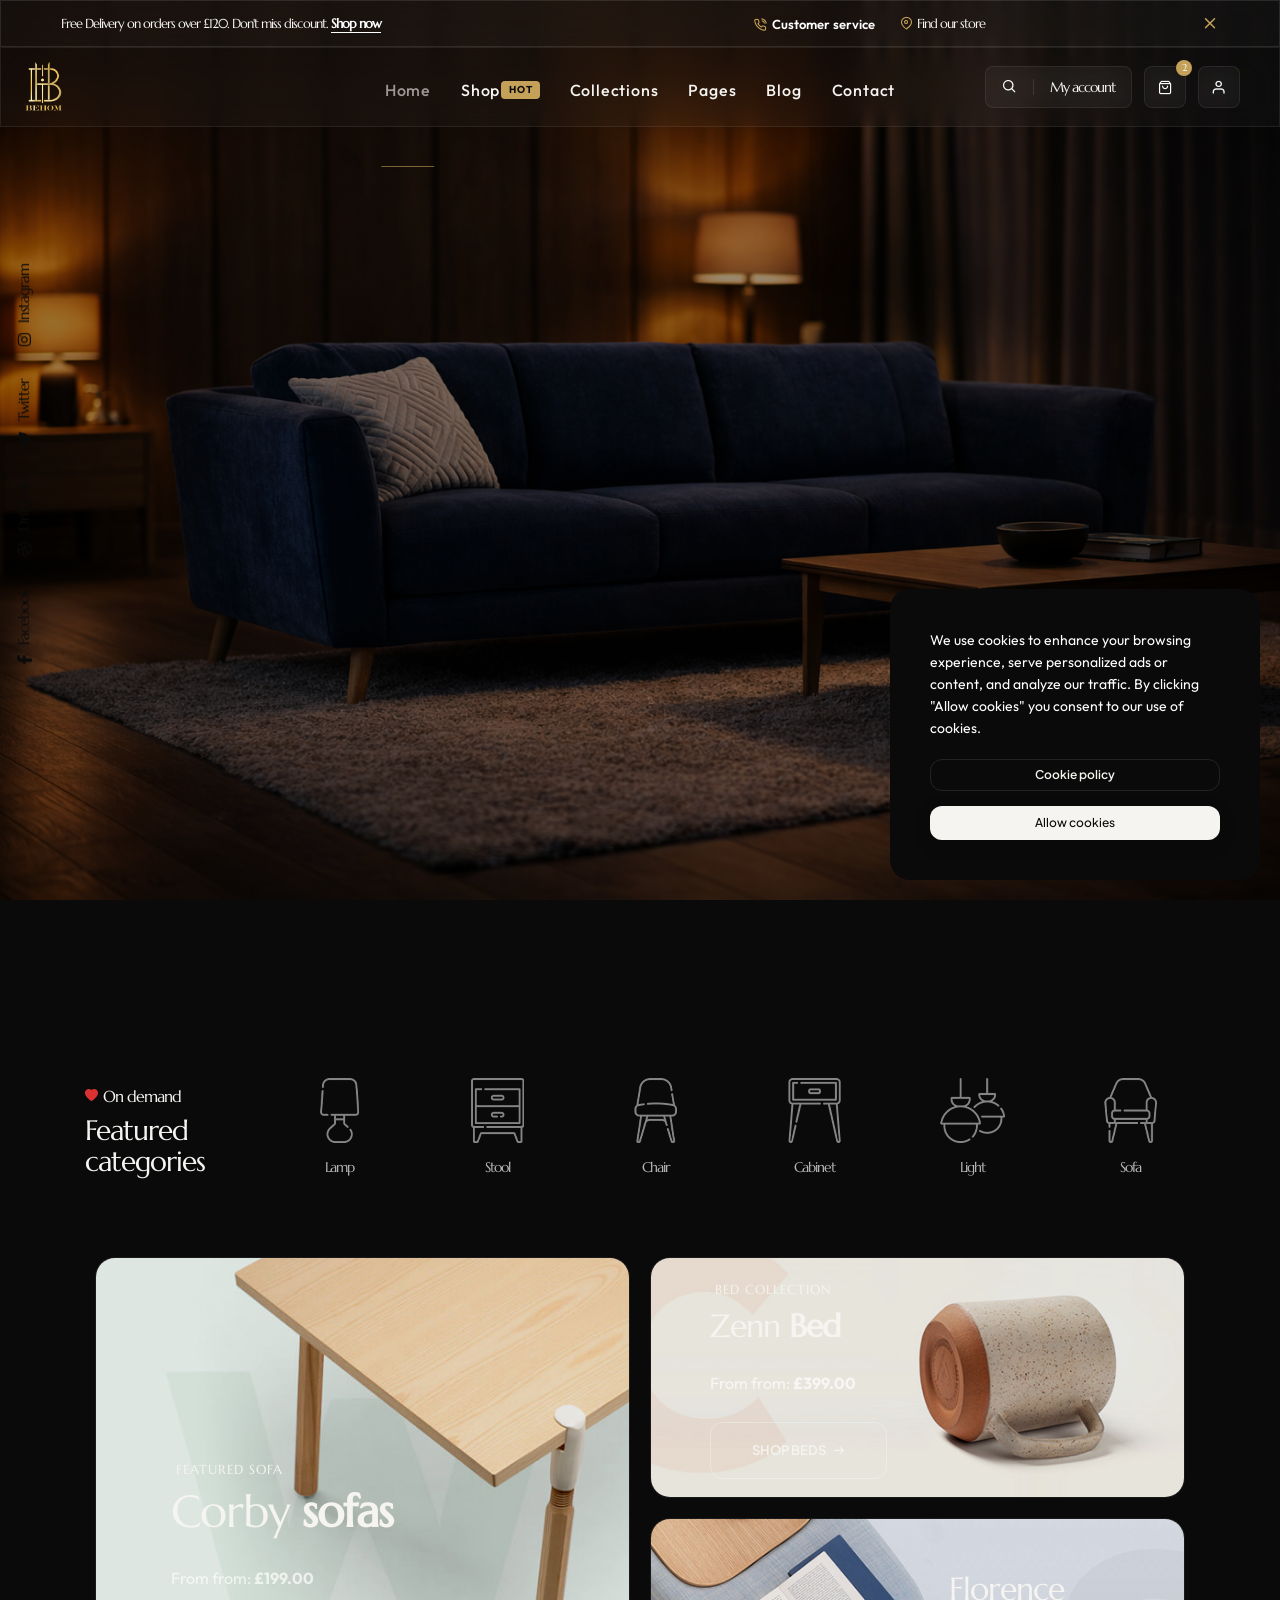
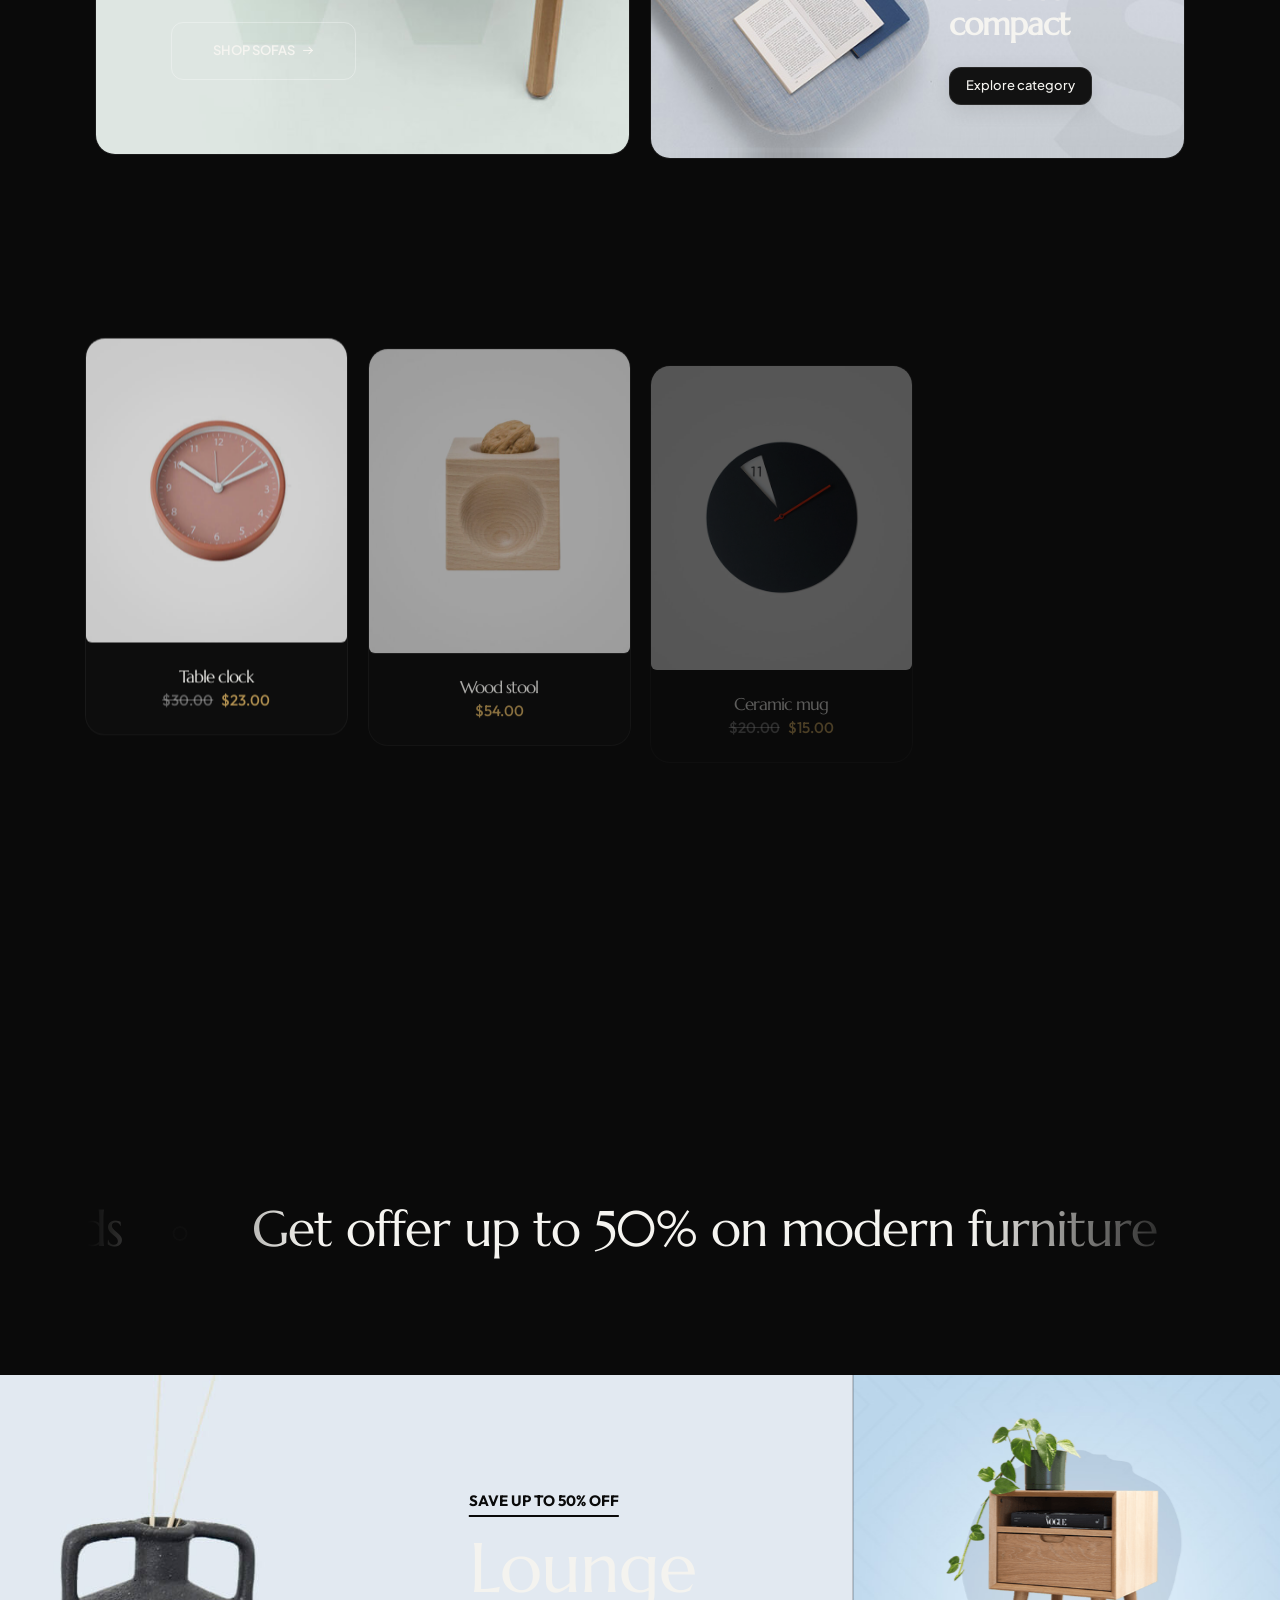
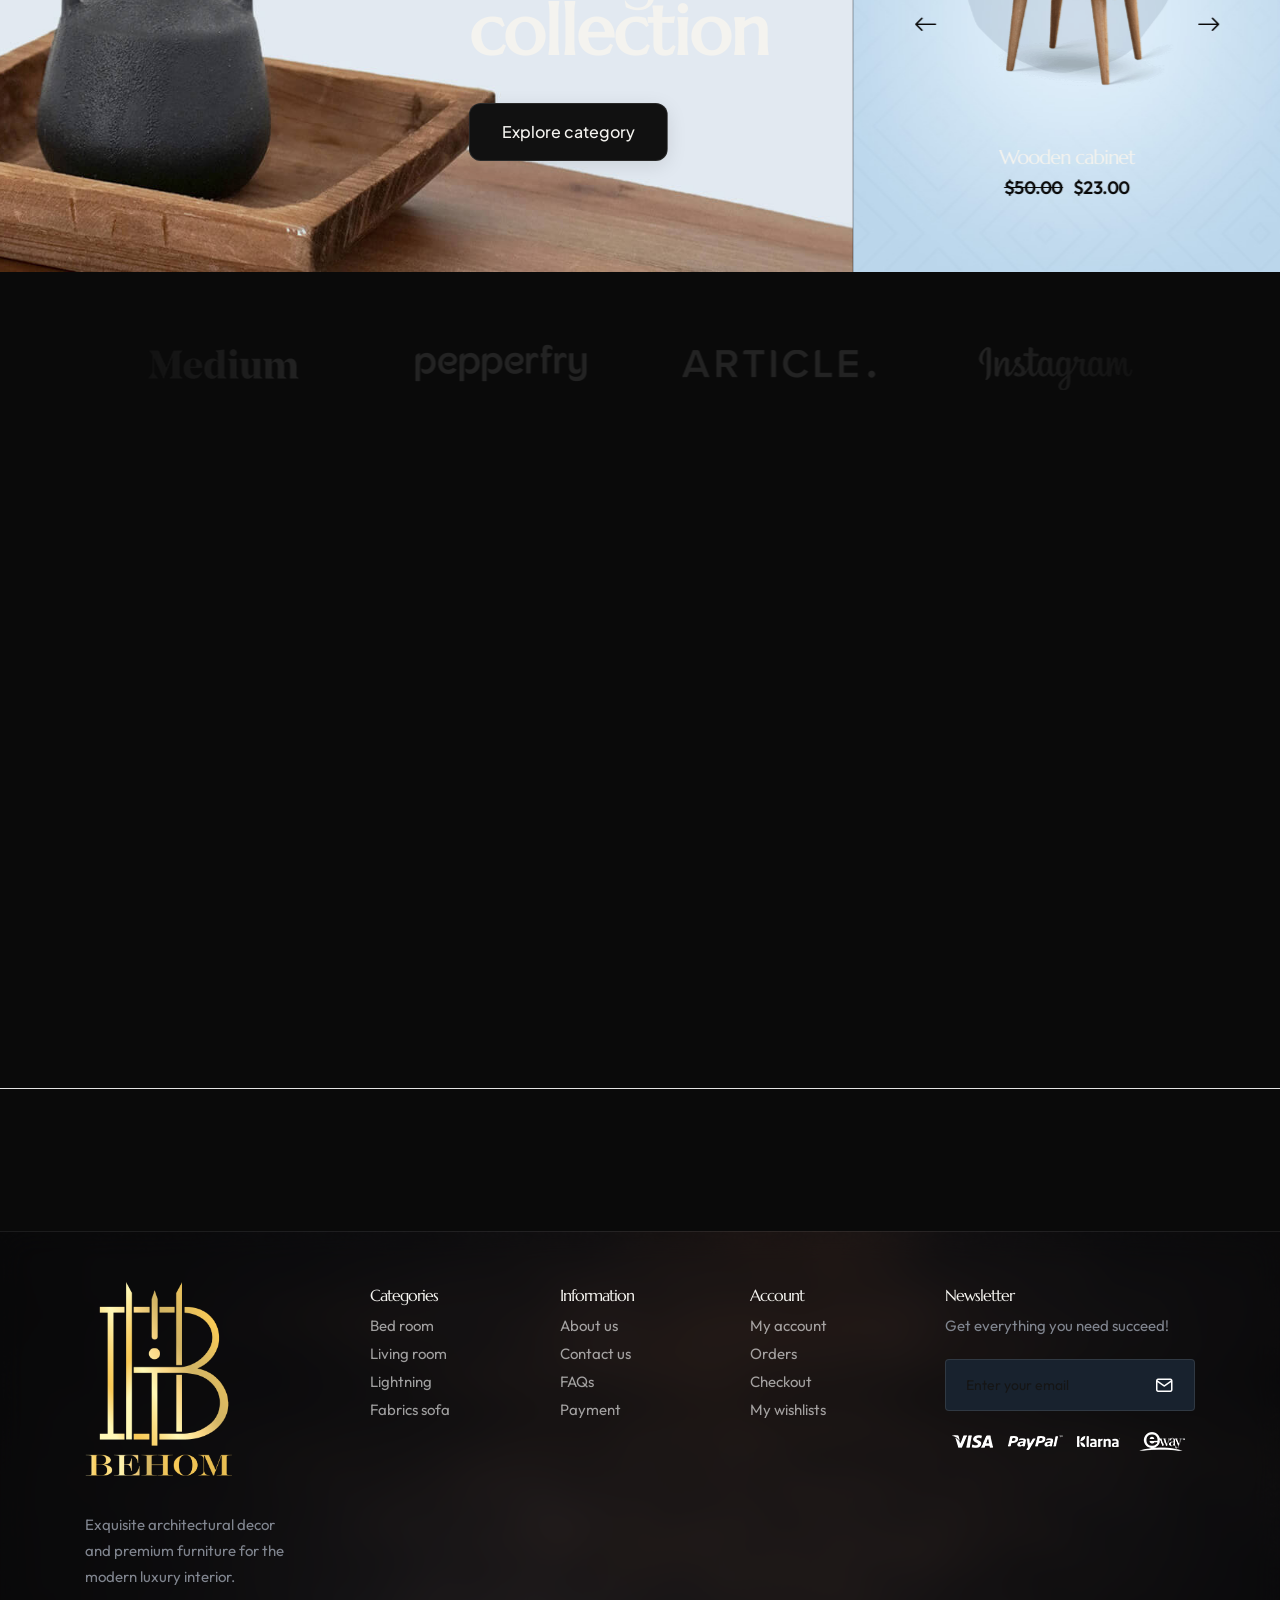
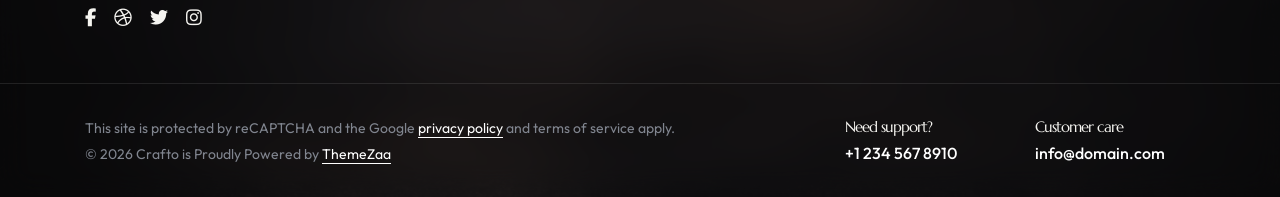
<file: demo-decor-store.html>
﻿<!doctype html>
<html class="no-js" lang="en">

<head>
    <title>Crafto - The Multipurpose HTML5 Template</title>
    <meta charset="utf-8">
    <meta http-equiv="X-UA-Compatible" content="IE=edge" />
    <meta name="author" content="ThemeZaa">
    <meta name="viewport" content="width=device-width,initial-scale=1.0" />
    <meta name="description"
        content="Blackrock Arch - Premium E-commerce experience for architectural decor and high-end furniture. Custom designed for the modern aesthetic.">
    <!-- favicon icon -->
    <link rel="shortcut icon" href="images/favicon.png">
    <link rel="apple-touch-icon" href="images/apple-touch-icon-57x57.png">
    <link rel="apple-touch-icon" sizes="72x72" href="images/apple-touch-icon-72x72.png">
    <link rel="apple-touch-icon" sizes="114x114" href="images/apple-touch-icon-114x114.png">
    <!-- google fonts preconnect -->
    <link rel="preconnect" href="https://fonts.googleapis.com" crossorigin>
    <link rel="preconnect" href="https://fonts.gstatic.com" crossorigin>
    <!-- slider revolution CSS files -->
    <link rel="stylesheet" type="text/css" href="revolution/css/settings.css">
    <link rel="stylesheet" type="text/css" href="revolution/css/layers.css">
    <link rel="stylesheet" type="text/css" href="revolution/css/navigation.css">
    <!-- style sheets and font icons  -->
    <link rel="stylesheet" href="css/vendors.min.css" />
    <link rel="stylesheet" href="css/icon.min.css" />
    <link rel="stylesheet" href="css/style.min.css" />
    <link rel="stylesheet" href="css/responsive.min.css" />
    <link rel="stylesheet" href="demos/decor-store/decor-store.css" />
</head>

<body data-mobile-nav-style="classic" class="bg-dark-gray">


    <!-- start header -->
    <header class="header-with-topbar">
        <!-- start header top bar -->
        <div
            class="header-top-bar glass-effect top-bar-dark border-bottom border-color-transparent-white-light px-lg-0">
            <div class="container-fluid">
                <div class="row h-45px align-items-center m-0">
                    <div class="col-lg-7 col-md-8 text-center text-md-start">
                        <div class="fs-13 text-white alt-font fw-600">Free Delivery on orders over £120. Don't miss
                            discount. <a href="demo-decor-store-shop.html"
                                class="text-white fw-700 text-decoration-line-bottom">Shop now</a></div>
                    </div>
                    <div class="col-lg-5 col-md-4 text-end d-flex justify-content-end align-items-center">
                        <div class="d-none d-md-flex align-items-center">
                            <a href="demo-decor-store-contact.html"
                                class="widget fs-13 text-white fw-600 me-25px text-white"><i
                                    class="feather icon-feather-phone-call"></i>Customer service</a>
                            <a href="demo-decor-store-contact.html"
                                class="widget fs-13 text-white alt-font fw-600 me-25px d-none d-lg-inline-block"><i
                                    class="feather icon-feather-map-pin"></i>Find our store</a>
                        </div>
                        <a href="javascript:void(0)" class="text-white fs-18 ms-auto"><i
                                class="feather icon-feather-x"></i></a>
                    </div>
                </div>
            </div>
        </div>
        <!-- end header top bar -->
        <!-- start navigation -->
        <nav class="navbar navbar-expand-lg header-light bg-transparent disable-fixed px-lg-0 py-lg-0">
            <div class="container-fluid glass-effect px-4 d-flex align-items-center"
                style="height: 80px; background: rgba(255,255,255,0.03); border-bottom: 1px solid rgba(255,255,255,0.08); backdrop-filter: blur(15px);">
                <div class="row w-100 align-items-center m-0">
                    <div class="col-xl-3 col-lg-2 d-flex align-items-center">
                        <a class="navbar-brand me-0" href="demo-decor-store.html"
                            style="margin-left: -15px !important;">
                            <img src="images/new/logo/Behome%20Final%20.png" alt="Behome Logo"
                                style="max-height: 80px; width: auto; object-fit: contain; margin-top: 15px; margin-bottom: 15px;">
                        </a>
                    </div>
                    <div class="col-xl-6 col-lg-8 menu-order position-static">
                        <button class="navbar-toggler float-start" type="button" data-bs-toggle="collapse"
                            data-bs-target="#navbarNav" aria-controls="navbarNav" aria-label="Toggle navigation">
                            <span class="navbar-toggler-line"></span>
                            <span class="navbar-toggler-line"></span>
                            <span class="navbar-toggler-line"></span>
                            <span class="navbar-toggler-line"></span>
                        </button>
                        <div class="collapse navbar-collapse justify-content-center" id="navbarNav">
                            <ul class="navbar-nav alt-font">
                                <li class="nav-item"><a href="demo-decor-store.html"
                                        class="nav-link text-white-hover">Home</a>
                                </li>
                                <li class="nav-item dropdown submenu">
                                    <a href="demo-decor-store-shop.html" class="nav-link text-white-hover">Shop <span
                                            class="badge bg-base-color text-dark-gray fw-700 py-1 px-2 rounded-1 ms-1"
                                            style="font-size: 10px; vertical-align: middle;">HOT</span></a>
                                    <i class="fa-solid fa-angle-down dropdown-toggle" id="navbarDropdownMenuLink1"
                                        role="button" data-bs-toggle="dropdown" aria-expanded="false"></i>
                                    <div class="dropdown-menu submenu-content"
                                        aria-labelledby="navbarDropdownMenuLink1">
                                        <div class="d-lg-flex mega-menu m-auto flex-column">
                                            <div class="row row-cols-1 row-cols-lg-5 mb-60px md-mb-30px sm-mb-20px">
                                                <div class="col">
                                                    <ul>
                                                        <li class="sub-title">Furniture</li>
                                                        <li><a href="demo-decor-store.html#">Modern chair</a></li>
                                                        <li><a href="demo-decor-store.html#">Luxurious sofa</a></li>
                                                        <li><a href="demo-decor-store.html#">Sitting tables</a></li>
                                                        <li><a href="demo-decor-store.html#">Century cabinet</a></li>
                                                        <li><a href="demo-decor-store.html#">Wooden stool</a></li>
                                                        <li><a href="demo-decor-store.html#">Dining tabl</a></li>
                                                    </ul>
                                                </div>
                                                <div class="col">
                                                    <ul>
                                                        <li class="sub-title">Lighting</li>
                                                        <li><a href="demo-decor-store.html#">Table lamps</a></li>
                                                        <li><a href="demo-decor-store.html#">Wall lights</a></li>
                                                        <li><a href="demo-decor-store.html#">Ceiling lights</a></li>
                                                        <li><a href="demo-decor-store.html#">Chandeliers</a></li>
                                                        <li><a href="demo-decor-store.html#">Smart lights</a></li>
                                                        <li><a href="demo-decor-store.html#">Outdoor lights</a></li>
                                                    </ul>
                                                </div>
                                                <div class="col">
                                                    <ul>
                                                        <li class="sub-title">Decor</li>
                                                        <li><a href="demo-decor-store.html#">Home decor</a></li>
                                                        <li><a href="demo-decor-store.html#">Kitchen decor</a></li>
                                                        <li><a href="demo-decor-store.html#">Office decor</a></li>
                                                        <li><a href="demo-decor-store.html#">Wooden mirrors</a></li>
                                                        <li><a href="demo-decor-store.html#">Designer clocks</a></li>
                                                        <li><a href="demo-decor-store.html#">Spiritual</a></li>
                                                    </ul>
                                                </div>
                                                <div class="col">
                                                    <ul>
                                                        <li class="sub-title">Cabinetry</li>
                                                        <li><a href="demo-decor-store.html#">Wardrobes</a></li>
                                                        <li><a href="demo-decor-store.html#">Shoe racks</a></li>
                                                        <li><a href="demo-decor-store.html#">Movable</a></li>
                                                        <li><a href="demo-decor-store.html#">Folding storage</a></li>
                                                        <li><a href="demo-decor-store.html#">Wooden units</a></li>
                                                        <li><a href="demo-decor-store.html#">Kids storage</a></li>
                                                    </ul>
                                                </div>
                                                <div class="col">
                                                    <ul>
                                                        <li class="sub-title">Commercial</li>
                                                        <li><a href="demo-decor-store.html#">Hotel furniture</a></li>
                                                        <li><a href="demo-decor-store.html#">Bar furniture</a></li>
                                                        <li><a href="demo-decor-store.html#">School furniture</a></li>
                                                        <li><a href="demo-decor-store.html#">Public furniture</a></li>
                                                        <li><a href="demo-decor-store.html#">Office furniture</a></li>
                                                        <li><a href="demo-decor-store.html#">Lab furniture</a></li>
                                                    </ul>
                                                </div>
                                            </div>
                                            <div class="row row-cols-1 row-cols-md-2">
                                                <div class="col">
                                                    <a href="demo-decor-store-shop.html"><img class="w-100"
                                                            src="images/demo-decor-store-menu-banner-01.jpg" alt=""></a>
                                                </div>
                                                <div class="col">
                                                    <a href="demo-decor-store-shop.html"><img class="w-100"
                                                            src="images/demo-decor-store-menu-banner-02.jpg" alt=""></a>
                                                </div>
                                            </div>
                                        </div>
                                    </div>
                                </li>
                                <li class="nav-item dropdown submenu">
                                    <a href="demo-decor-store-collections.html"
                                        class="nav-link text-white-hover">Collections</a>
                                    <i class="fa-solid fa-angle-down dropdown-toggle" id="navbarDropdownMenuLink2"
                                        role="button" data-bs-toggle="dropdown" aria-expanded="false"></i>
                                    <div class="dropdown-menu submenu-content"
                                        aria-labelledby="navbarDropdownMenuLink2">
                                        <div class="d-lg-flex mega-menu m-auto flex-column">
                                            <div
                                                class="row row-cols-2 row-cols-lg-6 row-cols-sm-3 md-pt-15px align-items-center justify-content-center mb-60px md-mb-30px sm-mb-0">
                                                <div class="col md-mb-30px">
                                                    <a href="demo-decor-store-collections.html" class="text-center">
                                                        <img src="images/demo-decor-store-menu-category-01.jpg" alt="">
                                                    </a>
                                                    <a href="demo-decor-store-collections.html"
                                                        class="btn btn-hover-animation text-uppercase-inherit fw-600 ls-0px justify-content-center">
                                                        <span>
                                                            <span class="btn-text text-white fs-16">Designer
                                                                stool</span>
                                                            <span class="btn-icon"><i
                                                                    class="fa-solid fa-arrow-right m-0"></i></span>
                                                        </span>
                                                    </a>
                                                </div>
                                                <div class="col md-mb-30px">
                                                    <a href="demo-decor-store-collections.html" class="text-center">
                                                        <img src="images/demo-decor-store-menu-category-02.jpg" alt="">
                                                    </a>
                                                    <a href="demo-decor-store-collections.html"
                                                        class="btn btn-hover-animation text-uppercase-inherit fw-600 ls-0px justify-content-center">
                                                        <span>
                                                            <span class="btn-text text-white fs-16">Modern chair</span>
                                                            <span class="btn-icon"><i
                                                                    class="fa-solid fa-arrow-right m-0"></i></span>
                                                        </span>
                                                    </a>
                                                </div>
                                                <div class="col md-mb-30px">
                                                    <a href="demo-decor-store-collections.html" class="text-center">
                                                        <img src="images/demo-decor-store-menu-category-03.jpg" alt="">
                                                    </a>
                                                    <a href="demo-decor-store-collections.html"
                                                        class="btn btn-hover-animation text-uppercase-inherit fw-600 ls-0px justify-content-center">
                                                        <span>
                                                            <span class="btn-text text-white fs-16">Table lamp</span>
                                                            <span class="btn-icon"><i
                                                                    class="fa-solid fa-arrow-right m-0"></i></span>
                                                        </span>
                                                    </a>
                                                </div>
                                                <div class="col md-mb-30px">
                                                    <a href="demo-decor-store-collections.html" class="text-center">
                                                        <img src="images/demo-decor-store-menu-category-04.jpg" alt="">
                                                    </a>
                                                    <a href="demo-decor-store-collections.html"
                                                        class="btn btn-hover-animation text-uppercase-inherit fw-600 ls-0px justify-content-center">
                                                        <span>
                                                            <span class="btn-text text-white fs-16">Home decor</span>
                                                            <span class="btn-icon"><i
                                                                    class="fa-solid fa-arrow-right m-0"></i></span>
                                                        </span>
                                                    </a>
                                                </div>
                                                <div class="col md-mb-30px">
                                                    <a href="demo-decor-store-collections.html" class="text-center">
                                                        <img src="images/demo-decor-store-menu-category-05.jpg" alt="">
                                                    </a>
                                                    <a href="demo-decor-store-collections.html"
                                                        class="btn btn-hover-animation text-uppercase-inherit fw-600 ls-0px justify-content-center">
                                                        <span>
                                                            <span class="btn-text text-white fs-16">Ceramic pots</span>
                                                            <span class="btn-icon"><i
                                                                    class="fa-solid fa-arrow-right m-0"></i></span>
                                                        </span>
                                                    </a>
                                                </div>
                                                <div class="col md-mb-30px">
                                                    <a href="demo-decor-store-collections.html" class="text-center">
                                                        <img src="images/demo-decor-store-menu-category-06.jpg" alt="">
                                                    </a>
                                                    <a href="demo-decor-store-collections.html"
                                                        class="btn btn-hover-animation text-uppercase-inherit fw-600 ls-0px justify-content-center">
                                                        <span>
                                                            <span class="btn-text text-white fs-16">Wooden table</span>
                                                            <span class="btn-icon"><i
                                                                    class="fa-solid fa-arrow-right m-0"></i></span>
                                                        </span>
                                                    </a>
                                                </div>
                                            </div>
                                            <div class="row row-cols-1 row-cols-md-2">
                                                <div class="col">
                                                    <a href="demo-decor-store-collections.html"><img
                                                            src="images/demo-decor-store-menu-banner-03.jpg" alt=""></a>
                                                </div>
                                                <div class="col">
                                                    <a href="demo-decor-store-collections.html"><img
                                                            src="images/demo-decor-store-menu-banner-04.jpg" alt=""></a>
                                                </div>
                                            </div>
                                        </div>
                                    </div>
                                </li>
                                <li class="nav-item dropdown simple-dropdown">
                                    <a href="javascript:void(0);" class="nav-link text-white-hover">Pages</a>
                                    <i class="fa-solid fa-angle-down dropdown-toggle" id="navbarDropdownMenuLink3"
                                        role="button" data-bs-toggle="dropdown" aria-expanded="false"></i>
                                    <ul class="dropdown-menu" aria-labelledby="navbarDropdownMenuLink3">
                                        <li><a href="demo-decor-store-about.html">About</a></li>
                                        <li><a href="demo-decor-store-faq.html">FAQs</a></li>
                                        <li><a href="demo-decor-store-wishlist.html">Wishlist</a></li>
                                        <li><a href="demo-decor-store-account.html">Account</a></li>
                                        <li><a href="demo-decor-store-cart.html">Cart</a></li>
                                        <li><a href="demo-decor-store-checkout.html">Checkout</a></li>
                                    </ul>
                                </li>
                                <li class="nav-item"><a href="demo-decor-store-blog.html"
                                        class="nav-link text-white-hover">Blog</a></li>
                                <li class="nav-item"><a href="demo-decor-store-contact.html"
                                        class="nav-link text-white-hover">Contact</a>
                                </li>
                            </ul>
                        </div>
                    </div>
                    <div class="col-xl-3 col-lg-2 ms-auto d-flex justify-content-end align-items-center">
                        <div class="d-flex align-items-center" style="gap: 12px;">
                            <!-- Search and Account List -->
                            <div class="position-relative d-flex align-items-center glass-effect px-3"
                                style="background: rgba(255,255,255,0.03); border: 1px solid rgba(255,255,255,0.08); border-radius: 8px; height: 42px;">
                                <a href="javascript:void(0)"
                                    class="search-form-icon header-search-form text-white fs-15"><i
                                        class="feather icon-feather-search"></i></a>
                                <div class="border-start border-color-transparent-white-light mx-3"
                                    style="height: 16px;"></div>
                                <a href="demo-decor-store-account.html"
                                    class="text-white alt-font fw-400 fs-14 text-nowrap">My
                                    account</a>
                            </div>

                            <!-- Cart Button -->
                            <div class="position-relative">
                                <a href="demo-decor-store-cart.html"
                                    class="glass-effect d-flex align-items-center justify-content-center"
                                    style="width: 42px; height: 42px; background: rgba(255,255,255,0.03); border: 1px solid rgba(255,255,255,0.08); border-radius: 8px;">
                                    <i class="feather icon-feather-shopping-bag text-white fs-15"></i>
                                </a>
                                <span
                                    class="cart-count alt-font bg-base-color text-dark-gray d-flex align-items-center justify-content-center rounded-circle position-absolute"
                                    style="width: 16px; height: 16px; font-size: 10px; top: -6px; right: -6px; font-weight: 700;">2</span>
                            </div>

                            <!-- User Profile Icon Box -->
                            <div class="glass-effect d-flex align-items-center justify-content-center"
                                style="width: 42px; height: 42px; background: rgba(255,255,255,0.03); border: 1px solid rgba(255,255,255,0.08); border-radius: 8px;">
                                <a href="demo-decor-store-account.html"
                                    class="d-flex align-items-center justify-content-center w-100 h-100">
                                    <i class="feather icon-feather-user text-white fs-16"></i>
                                </a>
                            </div>
                        </div>
                    </div>
                </div>
            </div>
        </nav>
    </header>
    <!-- end header -->
    <!-- start section -->
    <section class="p-0">
        <article class="content">
            <div id="decor-store-slider_wrapper" class="rev_slider_wrapper fullscreen-container">
                <!-- the ID here will be used in the JavaScript below to initialize the slider -->
                <div id="decor-store-slider" class="rev_slider fullscreenbanner" data-version="5.4.5">
                    <!-- begin slides list -->
                    <ul>
                        <li data-index="rs-73" data-transition="fade" data-slotamount="default" data-hideafterloop="0"
                            data-hideslideonmobile="off" data-easein="default" data-easeout="default"
                            data-masterspeed="300" data-rotate="0" data-saveperformance="off" data-title="Slide"
                            data-param1="01" data-description="">
                            <img src="images/new/hero2.png" alt="" data-bgposition="center center" data-bgfit="cover"
                                data-bgrepeat="no-repeat" class="rev-slidebg" data-no-retina>
                            <div class="hero-bg-overlay"
                                style="position: absolute; top: 0; left: 0; width: 100%; height: 100%; background: rgba(0,0,0,0.4);">
                            </div>
                            <!-- start row zone -->
                            <div id="rrzm_638" class="rev_row_zone rev_row_zone_middle" style="z-index: 8;">
                                <!-- start row layer -->
                                <div class="tp-caption" id="slide-1-layer-05" data-x="['left','left','left','left']"
                                    data-hoffset="['0','0','0','0']" data-y="['middle','middle','middle','middle']"
                                    data-voffset="['0','0','0','0']" data-width="auto" data-height="auto"
                                    data-whitespace="nowrap" data-basealign="grid" data-type="row" data-columnbreak="2"
                                    data-responsive_offset="on" data-responsive="off"
                                    data-frames='[{"delay":0,"speed":300,"frame":"0","from":"opacity:0;","to":"o:1;","ease":"power3.inOut"},{"delay":"wait","speed":300,"frame":"999","to":"auto:auto;","ease":"power3.inOut"}]'
                                    data-margintop="[0,0,0,0]" data-marginright="[0,0,0,0]"
                                    data-marginbottom="[0,0,0,0]" data-marginleft="[30,30,0,0]"
                                    data-textAlign="['inherit','inherit','inherit','inherit']"
                                    data-paddingtop="[0,0,0,0]" data-paddingright="[0,0,0,0]"
                                    data-paddingbottom="[0,0,0,0]" data-paddingleft="[0,0,0,0]"
                                    style="z-index: 8; white-space: nowrap; font-size: 20px; line-height: 22px; font-weight: 400; color: #ffffff; letter-spacing: 0px;">
                                    <!-- start column layer -->
                                    <div class="tp-caption left-column" id="slide-1-layer-06"
                                        data-x="['left','left','left','left']" data-hoffset="['0','0','0','0']"
                                        data-y="['middle','middle','top','middle']" data-voffset="['0','0','0','0']"
                                        data-width="auto" data-height="auto" data-whitespace="nowrap"
                                        data-basealign="grid" data-type="column" data-responsive_offset="on"
                                        data-responsive="off"
                                        data-frames='[{"delay":0,"speed":300,"frame":"0","from":"opacity:0;","to":"o:1;","ease":"power3.inOut"},{"delay":"wait","speed":300,"frame":"999","to":"auto:auto;","ease":"power3.inOut"}]'
                                        data-columnwidth="50%" data-verticalalign="top" data-margintop="[0,0,0,0]"
                                        data-marginright="[0,0,0,0]" data-marginbottom="[0,0,0,0]"
                                        data-marginleft="[0,0,0,0]" data-textAlign="['left','left','center','center']"
                                        data-paddingtop="[0,0,0,0]" data-paddingright="[0,0,0,0]"
                                        data-paddingbottom="[0,0,200,0]" data-paddingleft="[0,0,0,0]"
                                        style="z-index: 9; width: 100%;">
                                        <!-- start title layer -->
                                        <div class="tp-caption alt-font" id="slide-1-layer-07"
                                            data-x="['left','left','left','left']" data-hoffset="['70','50','0','0']"
                                            data-y="['middle','middle','middle','middle']"
                                            data-voffset="['-100','-100','-80','-70']"
                                            data-fontsize="['120','100','100','90']"
                                            data-lineheight="['105','90','90','90']"
                                            data-fontweight="['700','700','700','800']"
                                            data-letterspacing="['-3','-2','-2','-2']"
                                            data-color="['#ffffff','#ffffff','#ffffff','#ffffff']" data-width="auto"
                                            data-height="auto" data-whitespace="normal" data-basealign="grid"
                                            data-type="text" data-responsive_offset="off" data-responsive="on"
                                            data-frames='[{"delay":"1200","speed":1000,"frame":"0","from":"y:50px;opacity:0;fb:10px;","to":"o:1;fb:0;","ease":"Power3.easeInOut"},{"delay":"wait","speed":600,"frame":"999","to":"auto:auto;fb:0;","ease":"Power3.easeInOut"}]'
                                            data-margintop="[0,0,0,0]" data-marginright="[0,0,0,0]"
                                            data-marginbottom="[0,0,0,0]" data-marginleft="[0,0,0,0]"
                                            data-textAlign="['left','left','center','center']"
                                            data-paddingtop="[0,0,0,0]" data-paddingright="[0,0,200,0]"
                                            data-paddingbottom="[0,0,0,0]" data-paddingleft="[0,0,200,0]"
                                            style="font-family: var(--primary-font);">
                                            Elevate your living
                                        </div>
                                        <!-- end title  layer -->
                                        <!-- start subtitle layer -->
                                        <div class="tp-caption alt-font" id="slide-1-layer-08"
                                            data-x="['left','left','left','left']" data-hoffset="['70','50','0','0']"
                                            data-y="['middle','middle','middle','middle']"
                                            data-voffset="['0','0','0','0']" data-fontsize="['24','22','20','22']"
                                            data-lineheight="['34','50','36','35']"
                                            data-fontweight="['400','400','400','400']" data-width="auto"
                                            data-height="auto" data-whitespace="normal" data-basealign="grid"
                                            data-type="text" data-responsive_offset="off" data-responsive="on"
                                            data-frames='[{"delay":"1500","speed":1000,"frame":"0","from":"y:50px;opacity:0;fb:10px;","to":"o:1;fb:0;","ease":"Power3.easeInOut"},{"delay":"wait","speed":600,"frame":"999","to":"auto:auto;fb:0;","ease":"Power3.easeInOut"}]'
                                            data-margintop="[30,20,20,20]" data-marginright="[0,0,0,0]"
                                            data-marginbottom="[0,0,0,0]" data-marginleft="[0,0,0,0]"
                                            data-textAlign="['left','left','center','center']"
                                            data-paddingtop="[0,0,0,0]" data-paddingright="[0,0,0,0]"
                                            data-paddingbottom="[0,0,0,0]" data-paddingleft="[0,0,0,0]"
                                            style="color: var(--white); font-family: var(--primary-font); opacity: 0.8; letter-spacing: 0.5px;">
                                            Premium modern homes & furniture
                                        </div>
                                        <!-- end subtitle layer -->
                                        <!-- start button layer -->
                                        <a href="demo-decor-store-shop.html"
                                            class="tp-caption alt-font text-uppercase btn btn-glass btn-large btn-switch-text btn-round-edge d-inline-block shop-button btn-rounded"
                                            id="slide-1-layer-09" data-x="['left','left','left','left']"
                                            data-hoffset="['70','50','0','0']"
                                            data-y="['middle','middle','middle','middle']"
                                            data-voffset="['120','110','100','90']"
                                            data-fontsize="['14','13','14','14']"
                                            data-lineheight="['20','20','20','20']"
                                            data-fontweight="['600','600','600','600']"
                                            data-color="['#ffffff','#ffffff','#ffffff','#ffffff']" data-width="auto"
                                            data-height="auto" data-basealign="grid" data-type="text"
                                            data-responsive_offset="off" data-responsive="off"
                                            data-frames='[{"delay":"1700","speed":1000,"frame":"0","from":"y:50px;opacity:0;fb:10px;","to":"o:1;fb:0;","ease":"Power3.easeInOut"},{"delay":"wait","speed":600,"frame":"999","to":"auto:auto;fb:0;","ease":"Power3.easeInOut"}]'
                                            data-margintop="[40,30,30,25]" data-marginright="[0,0,0,0]"
                                            data-marginbottom="[0,0,0,0]" data-marginleft="[0,0,0,0]"
                                            data-textAlign="['left','left','center','center']"
                                            data-whitespace="['nowrap','normal','nowrap','normal']"
                                            data-paddingtop="[12,12,12,12]" data-paddingright="[35,35,35,35]"
                                            data-paddingbottom="[12,12,12,12]" data-paddingleft="[35,35,35,35]"
                                            style="color: #ffffff; background: rgba(191,163,126,0.15); border: 1px solid rgba(191,163,126,0.3); border-radius: 50px; backdrop-filter: blur(10px);">
                                            <i class="bi bi-handbag pe-10px icon-small"
                                                style="color: var(--base-color);"></i>SHOP NOW
                                        </a>
                                        <!-- end button layer -->
                                    </div>
                                    <!-- end column layer -->
                                    <!-- start column layer -->
                                    <div class="tp-caption right-column" id="slide-1-layer-10"
                                        data-x="['left','left','left','left']" data-hoffset="['0','0','0','0']"
                                        data-y="['middle','middle','middle','middle']" data-voffset="['0','0','0','0']"
                                        data-width="none" data-height="none" data-whitespace="nowrap"
                                        data-basealign="grid" data-type="column" data-responsive_offset="on"
                                        data-responsive="off"
                                        data-frames='[{"delay":"+0","speed":300,"frame":"0","from":"opacity:0;","to":"o:1;","ease":"Power3.easeInOut"},{"delay":"wait","speed":300,"frame":"999","to":"opacity:0;","ease":"Power3.easeInOut"}]'
                                        data-columnwidth="50%" data-verticalalign="top" data-margintop="[0,0,0,0]"
                                        data-marginright="[0,0,0,0]" data-marginbottom="[0,0,0,0]"
                                        data-marginleft="[0,0,0,0]" data-textAlign="['left','left','center','center']"
                                        data-paddingtop="[0,0,50,100]" data-paddingright="[0,0,0,0]"
                                        data-paddingbottom="[0,0,50,100]" data-paddingleft="[0,0,0,0]"
                                        style="z-index: 9; width: 100%;">
                                    </div>
                                    <!-- end column layer -->
                                </div>
                                <!-- end row layer -->
                            </div>
                            <!-- end row zone -->
                            <!-- start sub text layer -->
                            <div class="tp-caption alt-font d-flex align-items-center" id="slide-1-layer-11"
                                data-x="['right','right','left','left']" data-hoffset="['0','0','0','0']"
                                data-y="['bottom','bottom','middle','middle']" data-voffset="['0','0','0','0']"
                                data-fontsize="['14','14','36','30']" data-lineheight="['20','20','40','35']"
                                data-fontweight="['600','400','400','400']"
                                data-color="['#ffffff','#ffffff','#ffffff','#ffffff']"
                                data-width="['auto','210','400','400']" data-visibility="['on','on','off','off']"
                                data-height="auto" data-basealign="slide" data-type="text" data-responsive_offset="off"
                                data-responsive="off"
                                data-actions='[{"event":"mouseenter","action":"startlayer","layer":"slide-1-layer-12","delay":""},{"event":"mouseleave","action":"stoplayer","layer":"slide-1-layer-12","delay":""}]'
                                data-frames='[{"delay":2000,"speed":300,"frame":"0","from":"opacity:0;","to":"o:1;","ease":"power3.inOut"},{"delay":"wait","speed":300,"frame":"999","to":"auto:auto;","ease":"power3.inOut"}]'
                                data-margintop="[0,0,0,0]" data-marginright="[60,30,0,0]"
                                data-marginbottom="[40,30,0,0]" data-marginleft="[0,0,0,0]"
                                data-textAlign="['left','left','center','center']"
                                data-whitespace="['nowrap','normal','nowrap','normal']" data-paddingtop="[0,0,0,0]"
                                data-paddingright="[0,0,0,0]" data-paddingbottom="[0,0,0,0]"
                                data-paddingleft="[0,0,0,0]">
                                <span class="pe-20px">More information</span><a href="demo-decor-store.html#"
                                    class="d-flex justify-content-center align-items-center icon-box w-45px h-45px rounded-circle border border-color-transparent-dark-very-light border-2"><i
                                        class="bi bi-info icon-extra-medium text-white"></i></a>
                            </div>
                            <!-- end sub text layer -->
                            <!-- start tooltip layer -->
                            <div class="tp-caption tooltip-arrow" id="slide-1-layer-12"
                                data-x="['right','right','center','center']" data-hoffset="['0','12','0','0']"
                                data-y="['bottom','bottom','top','top']" data-voffset="['83','110','55','45']"
                                data-width="310" data-height="auto" data-whitespace="normal"
                                data-fontsize="['14','14','36','30']" data-lineheight="['26','26','40','35']"
                                data-fontweight="['300','300','400','400']" data-type="text" data-basealign="slide"
                                data-responsive_offset="on" data-responsive="off" data-margintop="[0,0,0,0]"
                                data-marginright="[40,0,0,0]" data-marginbottom="[20,0,0,0]" data-marginleft="[0,0,0,0]"
                                data-frames='[{"from":"opacity:0;","speed":100,"to":"o:1;","delay":"bytrigger","split":"chars","splitdelay":0.02,"ease":"Power2.easeInOut"},{"delay":"bytrigger","speed":300,"to":"auto:auto;","ease":"nothing"}]'
                                data-textAlign="['left','left','center','center']" data-paddingtop="[30,25,0,0]"
                                data-paddingright="[35,25,0,0]" data-paddingbottom="[30,25,0,0]"
                                data-paddingleft="[35,25,0,0]" data-lasttriggerstate="reset"
                                style="z-index: 36; background-color: rgba(22,32,44,0.85); color: rgba(255,255,255,0.8); border-radius: 6px;">
                                The three-seater works not just as the primary seating option, but also as an elegant
                                statement piece.</div>
                            <!-- end tooltip layer -->
                            <!-- start arrow group layer -->
                            <div class="navigation-arrow">
                                <!-- start next text layer -->
                                <div class="tp-caption rev-btn d-flex justify-content-center align-items-center text-white btn btn-large bg-dark-gray btn-slide-right pb-5px md-pb-0 text-uppercase"
                                    id="slide-1-layer-13" data-x="['left','left','center','center']"
                                    data-hoffset="['0','0','-50','-80']" data-y="['bottom','bottom','bottom','bottom']"
                                    data-voffset="['0','0','0','0']" data-visibility="['on','on','on','on']"
                                    data-width="['150','150','110','110']" data-height="['115','115','80','80']"
                                    data-whitespace="nowrap" data-fontsize="['18','18','16','15']"
                                    data-fontweight="['700','700','700','700']" data-letterspacing="['0','0','0','0']"
                                    data-lineheight="['0','60','0','0']" data-type="button"
                                    data-actions='[{"event":"click","action":"jumptoslide","slide":"next","delay":""}]'
                                    data-responsive_offset="off" data-responsive="off"
                                    data-frames='[{"delay":"2200","speed":1000,"sfxcolor":"#ffffff","sfx_effect":"blockfromright","frame":"0","ease":"Power3.easeInOut"},{"delay":"wait","speed":500,"sfxcolor":"#ffffff","sfx_effect":"blocktoleft","frame":"999","to":"z:0;","ease":"Power2.easeInOut"},{"frame":"hover","speed":"500","ease":"Power1.easeInOut","to":"o:1;rX:0;rY:0;rZ:0;z:0;","style":"c:rgb(255,255,255);bc:rgba(255,255,255,0);"}]'
                                    data-textAlign="['center','center','center','center']" data-basealign="grid"
                                    data-paddingtop="[8,0,0,0]" data-paddingright="[0,0,0,0]"
                                    data-paddingbottom="[0,0,0,0]" data-paddingleft="[0,0,0,0]"
                                    data-margintop="[0,0,0,0]" data-marginright="[0,0,0,0]"
                                    data-marginbottom="[0,0,0,0]" data-marginleft="[0,0,0,0]" style="border: none;">
                                    NEXT<span class="bg-dark-gray"></span>
                                </div>
                                <!-- end next text layer -->
                                <!-- start slider thumb layer -->
                                <div class="tp-caption rev-btn alt-font d-flex justify-content-start align-items-center text-white text-uppercase pb-5px next-btn"
                                    id="slide-1-layer-14" data-x="['left','left','center','center']"
                                    data-hoffset="['150','150','60','30']"
                                    data-y="['bottom','bottom','bottom','bottom']" data-voffset="['0','0','0','0']"
                                    data-visibility="['on','on','on','on']" data-width="['200','200','110','110']"
                                    data-height="['115','115','80','80']" data-whitespace="nowrap"
                                    data-fontsize="['18','18','22','15']" data-lineheight="['20','60','50','55']"
                                    data-fontweight="['700','700','700','700']" data-type="button"
                                    data-actions='[{"event":"click","action":"jumptoslide","slide":"next","delay":""}]'
                                    data-responsive_offset="off" data-responsive="off"
                                    data-frames='[{"delay":2600,"speed":1000,"sfxcolor":"#ffffff","sfx_effect":"blockfromright","frame":"0","from":"z:0;","to":"o:1;","ease":"Power4.easeInOut"},{"delay":"wait","speed":300,"frame":"999","to":"opacity:0;","ease":"Power3.easeInOut"}]'
                                    data-textAlign="['center','center','center','center']" data-basealign="grid"
                                    style="border: none; background-image: url(images/demo-decor-store-slider-02-thumb.jpg);">
                                </div>
                                <!-- end slider thumb layer -->
                            </div>
                            <!-- end arrow group layer -->
                        </li>
                        <li data-index="rs-72" data-transition="fade" data-slotamount="default" data-hideafterloop="0"
                            data-hideslideonmobile="off" data-easein="default" data-easeout="default"
                            data-masterspeed="300" data-rotate="0" data-saveperformance="off" data-title="Slide"
                            data-param1="02" data-description="">
                            <img src="images/new/hero3.png" alt="" data-bgposition="center center" data-bgfit="cover"
                                data-bgrepeat="no-repeat" class="rev-slidebg" data-no-retina>
                            <div class="hero-bg-overlay"
                                style="position: absolute; top: 0; left: 0; width: 100%; height: 100%; background: rgba(0,0,0,0.4);">
                            </div>
                            <!-- start row zone -->
                            <div id="rrzm_639" class="rev_row_zone rev_row_zone_middle" style="z-index: 8;">
                                <!-- start row layer -->
                                <div class="tp-caption" id="slide-2-layer-05" data-x="['left','left','left','left']"
                                    data-hoffset="['0','0','0','0']" data-y="['middle','middle','middle','middle']"
                                    data-voffset="['0','0','0','0']" data-width="auto" data-height="auto"
                                    data-whitespace="nowrap" data-basealign="grid" data-type="row" data-columnbreak="2"
                                    data-responsive_offset="on" data-responsive="off"
                                    data-frames='[{"delay":0,"speed":300,"frame":"0","from":"opacity:0;","to":"o:1;","ease":"power3.inOut"},{"delay":"wait","speed":300,"frame":"999","to":"auto:auto;","ease":"power3.inOut"}]'
                                    data-margintop="[0,0,0,0]" data-marginright="[0,0,0,0]"
                                    data-marginbottom="[0,0,0,0]" data-marginleft="[30,30,0,0]"
                                    data-textAlign="['inherit','inherit','inherit','inherit']"
                                    data-paddingtop="[0,0,0,0]" data-paddingright="[0,0,0,0]"
                                    data-paddingbottom="[0,0,0,0]" data-paddingleft="[0,0,0,0]"
                                    style="z-index: 8; white-space: nowrap; font-size: 20px; line-height: 22px; font-weight: 400; color: #ffffff; letter-spacing: 0px;">
                                    <!-- start column layer -->
                                    <div class="tp-caption left-column" id="slide-2-layer-06"
                                        data-x="['left','left','left','left']" data-hoffset="['0','0','0','0']"
                                        data-y="['middle','middle','top','middle']" data-voffset="['0','0','0','0']"
                                        data-width="auto" data-height="auto" data-whitespace="nowrap"
                                        data-basealign="grid" data-type="column" data-responsive_offset="on"
                                        data-responsive="off"
                                        data-frames='[{"delay":0,"speed":300,"frame":"0","from":"opacity:0;","to":"o:1;","ease":"power3.inOut"},{"delay":"wait","speed":300,"frame":"999","to":"auto:auto;","ease":"power3.inOut"}]'
                                        data-columnwidth="50%" data-verticalalign="top" data-margintop="[0,0,0,0]"
                                        data-marginright="[0,0,0,0]" data-marginbottom="[0,0,0,0]"
                                        data-marginleft="[0,0,0,0]" data-textAlign="['left','left','center','center']"
                                        data-paddingtop="[0,0,0,0]" data-paddingright="[0,0,0,0]"
                                        data-paddingbottom="[0,0,200,0]" data-paddingleft="[0,0,0,0]"
                                        style="z-index: 9; width: 100%;">
                                        <!-- start title layer -->
                                        <div class="tp-caption alt-font" id="slide-2-layer-07"
                                            data-x="['left','left','left','left']" data-hoffset="['70','50','0','0']"
                                            data-y="['middle','middle','middle','middle']"
                                            data-voffset="['0','0','0','0']" data-fontsize="['120','100','100','90']"
                                            data-lineheight="['105','90','90','90']"
                                            data-fontweight="['700','700','700','800']"
                                            data-letterspacing="['-3','-2','-2','-2']"
                                            data-color="['#ffffff','#ffffff','#ffffff','#ffffff']" data-width="auto"
                                            data-height="auto" data-whitespace="normal" data-basealign="grid"
                                            data-type="text" data-responsive_offset="off" data-responsive="on"
                                            data-frames='[{"delay":"1200","speed":1000,"frame":"0","from":"y:50px;opacity:0;fb:10px;","to":"o:1;fb:0;","ease":"Power3.easeInOut"},{"delay":"wait","speed":600,"frame":"999","to":"auto:auto;fb:0;","ease":"Power3.easeInOut"}]'
                                            data-margintop="[0,0,0,0]" data-marginright="[0,0,0,0]"
                                            data-marginbottom="[0,0,0,0]" data-marginleft="[0,0,0,0]"
                                            data-textAlign="['left','left','center','center']"
                                            data-paddingtop="[0,0,0,0]" data-paddingright="[0,0,200,0]"
                                            data-paddingbottom="[0,0,0,0]" data-paddingleft="[0,0,200,0]">
                                            Verona<br>sofas
                                        </div>
                                        <!-- end title  layer -->
                                        <!-- start subtitle layer -->
                                        <div class="tp-caption alt-font" id="slide-2-layer-08"
                                            data-x="['left','left','left','left']" data-hoffset="['70','50','0','0']"
                                            data-y="['middle','middle','middle','middle']"
                                            data-voffset="['0','0','0','0']" data-fontsize="['22','22','20','22']"
                                            data-lineheight="['30','50','36','35']"
                                            data-fontweight="['400','400','400','400']" data-width="auto"
                                            data-height="auto" data-whitespace="normal" data-basealign="grid"
                                            data-type="text" data-responsive_offset="off" data-responsive="on"
                                            data-frames='[{"delay":"1500","speed":1000,"frame":"0","from":"y:50px;opacity:0;fb:10px;","to":"o:1;fb:0;","ease":"Power3.easeInOut"},{"delay":"wait","speed":600,"frame":"999","to":"auto:auto;fb:0;","ease":"Power3.easeInOut"}]'
                                            data-margintop="[30,20,20,20]" data-marginright="[0,0,0,0]"
                                            data-marginbottom="[0,0,0,0]" data-marginleft="[0,0,0,0]"
                                            data-textAlign="['left','left','center','center']"
                                            data-paddingtop="[0,0,0,0]" data-paddingright="[0,0,0,0]"
                                            data-paddingbottom="[0,0,0,0]" data-paddingleft="[0,0,0,0]"
                                            style="color: rgba(255,255,255,0.8)">
                                            Price starting from <span
                                                class="text-decoration-line-bottom-medium fw-600 text-white">$259.00</span>
                                        </div>
                                        <!-- end subtitle layer -->
                                        <!-- start button layer -->
                                        <a href="demo-decor-store-shop.html"
                                            class="tp-caption alt-font text-uppercase btn btn-glass btn-large btn-switch-text btn-round-edge d-inline-block shop-button btn-rounded"
                                            id="slide-2-layer-09" data-x="['left','left','left','left']"
                                            data-hoffset="['70','50','0','0']"
                                            data-y="['middle','middle','middle','middle']"
                                            data-voffset="['0','0','0','0']" data-fontsize="['14','14','14','14']"
                                            data-lineheight="['20','20','20','20']"
                                            data-fontweight="['600','600','600','600']"
                                            data-color="['#ffffff','#ffffff','#ffffff','#ffffff']" data-width="auto"
                                            data-height="auto" data-basealign="grid" data-type="text"
                                            data-responsive_offset="off" data-responsive_offset="off"
                                            data-frames='[{"delay":"1700","speed":1000,"frame":"0","from":"y:50px;opacity:0;fb:10px;","to":"o:1;fb:0;","ease":"Power3.easeInOut"},{"delay":"wait","speed":600,"frame":"999","to":"auto:auto;fb:0;","ease":"Power3.easeInOut"}]'
                                            data-margintop="[40,30,30,25]" data-marginright="[0,0,0,0]"
                                            data-marginbottom="[0,0,0,0]" data-marginleft="[0,0,0,0]"
                                            data-textAlign="['left','left','center','center']"
                                            data-whitespace="['nowrap','normal','nowrap','normal']"
                                            data-paddingtop="[12,12,12,12]" data-paddingright="[35,35,35,35]"
                                            data-paddingbottom="[12,12,12,12]" data-paddingleft="[35,35,35,35]"
                                            style="color: #ffffff; background: rgba(255,255,255,0.05); border: 1px solid rgba(255,255,255,0.1); border-radius: 50px; backdrop-filter: blur(10px);">
                                            <i class="feather icon-feather-shopping-bag pe-10px icon-small"></i>Shop Now
                                        </a>
                                        <!-- end button layer -->
                                    </div>
                                    <!-- end column layer -->
                                    <!-- start column layer -->
                                    <div class="tp-caption right-column" id="slide-2-layer-10"
                                        data-x="['left','left','left','left']" data-hoffset="['0','0','0','0']"
                                        data-y="['middle','middle','middle','middle']" data-voffset="['0','0','0','0']"
                                        data-width="none" data-height="none" data-whitespace="nowrap"
                                        data-basealign="grid" data-type="column" data-responsive_offset="on"
                                        data-responsive="off"
                                        data-frames='[{"delay":"+0","speed":300,"frame":"0","from":"opacity:0;","to":"o:1;","ease":"Power3.easeInOut"},{"delay":"wait","speed":300,"frame":"999","to":"opacity:0;","ease":"Power3.easeInOut"}]'
                                        data-columnwidth="50%" data-verticalalign="top" data-margintop="[0,0,0,0]"
                                        data-marginright="[0,0,0,0]" data-marginbottom="[0,0,0,0]"
                                        data-marginleft="[0,0,0,0]" data-textAlign="['left','left','center','center']"
                                        data-paddingtop="[0,0,50,100]" data-paddingright="[0,0,0,0]"
                                        data-paddingbottom="[0,0,50,100]" data-paddingleft="[0,0,0,0]"
                                        style="z-index: 9; width: 100%;">
                                    </div>
                                    <!-- end column layer -->
                                </div>
                                <!-- end row layer -->
                            </div>
                            <!-- end row zone -->
                            <!-- start sub text layer -->
                            <div class="tp-caption alt-font d-flex align-items-center" id="slide-2-layer-11"
                                data-x="['right','right','left','left']" data-hoffset="['0','0','0','0']"
                                data-y="['bottom','bottom','middle','middle']" data-voffset="['0','0','0','0']"
                                data-fontsize="['14','14','36','30']" data-lineheight="['20','20','40','35']"
                                data-fontweight="['600','400','400','400']"
                                data-color="['#ffffff','#ffffff','#ffffff','#ffffff']"
                                data-width="['auto','210','400','400']" data-visibility="['on','on','off','off']"
                                data-height="auto" data-basealign="slide" data-type="text" data-responsive_offset="off"
                                data-responsive="off"
                                data-actions='[{"event":"mouseenter","action":"startlayer","layer":"slide-2-layer-12","delay":""},{"event":"mouseleave","action":"stoplayer","layer":"slide-2-layer-12","delay":""}]'
                                data-frames='[{"delay":2000,"speed":300,"frame":"0","from":"opacity:0;","to":"o:1;","ease":"power3.inOut"},{"delay":"wait","speed":300,"frame":"999","to":"auto:auto;","ease":"power3.inOut"}]'
                                data-margintop="[0,0,0,0]" data-marginright="[60,30,0,0]"
                                data-marginbottom="[40,30,0,0]" data-marginleft="[0,0,0,0]"
                                data-textAlign="['left','left','center','center']"
                                data-whitespace="['nowrap','normal','nowrap','normal']" data-paddingtop="[0,0,0,0]"
                                data-paddingright="[0,0,0,0]" data-paddingbottom="[0,0,0,0]"
                                data-paddingleft="[0,0,0,0]">
                                <span class="pe-20px">More information</span><a href="demo-decor-store.html#"
                                    class="d-flex justify-content-center align-items-center icon-box w-45px h-45px rounded-circle border border-color-transparent-dark-very-light border-2"><i
                                        class="bi bi-info icon-extra-medium text-white"></i></a>
                            </div>
                            <!-- end sub text layer -->
                            <!-- start tooltip layer -->
                            <div class="tp-caption tooltip-arrow" id="slide-2-layer-12"
                                data-x="['right','right','center','center']" data-hoffset="['0','12','0','0']"
                                data-y="['bottom','bottom','top','top']" data-voffset="['83','110','55','45']"
                                data-width="310" data-height="auto" data-whitespace="normal"
                                data-fontsize="['14','14','36','30']" data-lineheight="['26','26','40','35']"
                                data-fontweight="['300','300','400','400']" data-type="text" data-basealign="slide"
                                data-responsive_offset="on" data-responsive="off" data-margintop="[0,0,0,0]"
                                data-marginright="[40,0,0,0]" data-marginbottom="[20,0,0,0]" data-marginleft="[0,0,0,0]"
                                data-frames='[{"from":"opacity:0;","speed":100,"to":"o:1;","delay":"bytrigger","split":"chars","splitdelay":0.02,"ease":"Power2.easeInOut"},{"delay":"bytrigger","speed":300,"to":"auto:auto;","ease":"nothing"}]'
                                data-textAlign="['left','left','center','center']" data-paddingtop="[30,25,0,0]"
                                data-paddingright="[35,25,0,0]" data-paddingbottom="[30,25,0,0]"
                                data-paddingleft="[35,25,0,0]" data-lasttriggerstate="reset"
                                style="z-index: 36; background-color: rgba(22,32,44,0.85); color: rgba(255,255,255,0.8); border-radius: 6px;">
                                The three-seater works not just as the primary seating option, but also as an elegant
                                statement piece.</div>
                            <!-- end tooltip layer -->
                            <!-- start arrow group layer -->
                            <div class="navigation-arrow">
                                <!-- start next text layer -->
                                <div class="tp-caption rev-btn d-flex justify-content-center align-items-center text-white btn btn-large bg-dark-gray btn-slide-right pb-5px md-pb-0 text-uppercase"
                                    id="slide-2-layer-13" data-x="['left','left','center','center']"
                                    data-hoffset="['0','0','-50','-80']" data-y="['bottom','bottom','bottom','bottom']"
                                    data-voffset="['0','0','0','0']" data-visibility="['on','on','on','on']"
                                    data-width="['150','150','110','110']" data-height="['115','115','80','80']"
                                    data-whitespace="nowrap" data-fontsize="['18','18','16','15']"
                                    data-fontweight="['700','700','700','700']" data-letterspacing="['0','0','0','0']"
                                    data-lineheight="['0','60','0','0']" data-type="button"
                                    data-actions='[{"event":"click","action":"jumptoslide","slide":"next","delay":""}]'
                                    data-responsive_offset="off" data-responsive="off"
                                    data-frames='[{"delay":"2200","speed":1000,"sfxcolor":"#ffffff","sfx_effect":"blockfromright","frame":"0","ease":"Power3.easeInOut"},{"delay":"wait","speed":500,"sfxcolor":"#ffffff","sfx_effect":"blocktoleft","frame":"999","to":"z:0;","ease":"Power2.easeInOut"},{"frame":"hover","speed":"500","ease":"Power1.easeInOut","to":"o:1;rX:0;rY:0;rZ:0;z:0;","style":"c:rgb(255,255,255);bc:rgba(255,255,255,0);"}]'
                                    data-textAlign="['center','center','center','center']" data-basealign="grid"
                                    data-paddingtop="[8,0,0,0]" data-paddingright="[0,0,0,0]"
                                    data-paddingbottom="[0,0,0,0]" data-paddingleft="[0,0,0,0]"
                                    data-margintop="[0,0,0,0]" data-marginright="[0,0,0,0]"
                                    data-marginbottom="[0,0,0,0]" data-marginleft="[0,0,0,0]" style="border: none;">
                                    NEXT<span class="bg-dark-gray"></span>
                                </div>
                                <!-- end next text layer -->
                                <!-- start slider thumb layer -->
                                <div class="tp-caption rev-btn alt-font d-flex justify-content-start align-items-center text-white text-uppercase pb-5px next-btn"
                                    id="slide-2-layer-14" data-x="['left','left','center','center']"
                                    data-hoffset="['150','150','60','30']"
                                    data-y="['bottom','bottom','bottom','bottom']" data-voffset="['0','0','0','0']"
                                    data-visibility="['on','on','on','on']" data-width="['200','200','110','110']"
                                    data-height="['115','115','80','80']" data-whitespace="nowrap"
                                    data-fontsize="['18','18','22','15']" data-lineheight="['20','60','50','55']"
                                    data-fontweight="['700','700','700','700']" data-type="button"
                                    data-actions='[{"event":"click","action":"jumptoslide","slide":"next","delay":""}]'
                                    data-responsive_offset="off" data-responsive="off"
                                    data-frames='[{"delay":2600,"speed":1000,"sfxcolor":"#ffffff","sfx_effect":"blockfromright","frame":"0","from":"z:0;","to":"o:1;","ease":"Power4.easeInOut"},{"delay":"wait","speed":300,"frame":"999","to":"opacity:0;","ease":"Power3.easeInOut"}]'
                                    data-textAlign="['center','center','center','center']" data-basealign="grid"
                                    style="border: none; background-image: url(images/demo-decor-store-slider-03-thumb.jpg);">
                                </div>
                                <!-- end slider thumb layer -->
                            </div>
                            <!-- end arrow group layer -->
                        </li>
                        <!-- minimum slide structure -->
                        <li data-index="rs-74" data-transition="fade" data-slotamount="default" data-hideafterloop="0"
                            data-hideslideonmobile="off" data-easein="default" data-easeout="default"
                            data-masterspeed="300" data-thumb="http://works.themepunch.com/revolution_5_3/wp-content/"
                            data-rotate="0" data-saveperformance="off" data-title="Slide" data-param1="01"
                            data-description="">
                            <div class="hero-bg-gradient"></div>
                            <!-- start product image layer -->
                            <div class="tp-caption tp-resizeme product-image-layer"
                                data-frames='[{"delay":1000,"speed":800,"frame":"0","from":"x:50px;opacity:0;","to":"o:1;","ease":"power3.inOut"},{"delay":"wait","speed":300,"frame":"999","to":"x:50px;opacity:0;","ease":"power3.inOut"}]'
                                id="slide-3-layer-04" data-visibility="['on','on','on','on']"
                                data-x="['right','right','center','center']"
                                data-y="['middle','middle','bottom','middle']"
                                data-hoffset="['-850','-550','160','120']" data-voffset="['150','30','100','200']"
                                data-width="['1678','1000','700','500']" data-height="['auto','auto','auto','auto']"
                                data-type="image" data-basealign="slide" data-responsive_offset="on"
                                data-responsive="on">
                                <img src="images/demo-decor-store-slider-03-img-07.png" alt="background-pattern"
                                    data-ww="100%" data-hh="auto">
                            </div>
                            <!-- end product image layer -->
                            <!-- start row zone -->
                            <div id="rrzm_640" class="rev_row_zone rev_row_zone_middle" style="z-index: 8;">
                                <!-- start row layer -->
                                <div class="tp-caption" id="slide-3-layer-05" data-x="['left','left','left','left']"
                                    data-hoffset="['0','0','0','0']" data-y="['middle','middle','middle','middle']"
                                    data-voffset="['0','0','0','0']" data-width="auto" data-height="auto"
                                    data-whitespace="nowrap" data-basealign="grid" data-type="row" data-columnbreak="2"
                                    data-responsive_offset="on" data-responsive="off"
                                    data-frames='[{"delay":0,"speed":300,"frame":"0","from":"opacity:0;","to":"o:1;","ease":"power3.inOut"},{"delay":"wait","speed":300,"frame":"999","to":"auto:auto;","ease":"power3.inOut"}]'
                                    data-margintop="[0,0,0,0]" data-marginright="[0,0,0,0]"
                                    data-marginbottom="[0,0,0,0]" data-marginleft="[30,30,0,0]"
                                    data-textAlign="['inherit','inherit','inherit','inherit']"
                                    data-paddingtop="[0,0,0,0]" data-paddingright="[0,0,0,0]"
                                    data-paddingbottom="[0,0,0,0]" data-paddingleft="[0,0,0,0]"
                                    style="z-index: 8; white-space: nowrap; font-size: 20px; line-height: 22px; font-weight: 400; color: #ffffff; letter-spacing: 0px;">
                                    <!-- start column layer -->
                                    <div class="tp-caption left-column" id="slide-3-layer-06"
                                        data-x="['left','left','left','left']" data-hoffset="['0','0','0','0']"
                                        data-y="['middle','middle','top','middle']" data-voffset="['0','0','0','0']"
                                        data-width="auto" data-height="auto" data-whitespace="nowrap"
                                        data-basealign="grid" data-type="column" data-responsive_offset="on"
                                        data-responsive="off"
                                        data-frames='[{"delay":0,"speed":300,"frame":"0","from":"opacity:0;","to":"o:1;","ease":"power3.inOut"},{"delay":"wait","speed":300,"frame":"999","to":"auto:auto;","ease":"power3.inOut"}]'
                                        data-columnwidth="50%" data-verticalalign="top" data-margintop="[0,0,0,0]"
                                        data-marginright="[0,0,0,0]" data-marginbottom="[0,0,0,0]"
                                        data-marginleft="[0,0,0,0]" data-textAlign="['left','left','center','center']"
                                        data-paddingtop="[0,0,0,0]" data-paddingright="[0,0,0,0]"
                                        data-paddingbottom="[0,0,200,0]" data-paddingleft="[0,0,0,0]"
                                        style="z-index: 9; width: 100%;">
                                        <!-- start title layer -->
                                        <div class="tp-caption alt-font" id="slide-3-layer-07"
                                            data-x="['left','left','left','left']" data-hoffset="['70','50','0','0']"
                                            data-y="['middle','middle','middle','middle']"
                                            data-voffset="['0','0','0','0']" data-fontsize="['120','100','100','90']"
                                            data-lineheight="['105','90','90','90']"
                                            data-fontweight="['700','700','700','800']"
                                            data-letterspacing="['-3','-2','-2','-2']"
                                            data-color="['#ffffff','#ffffff','#ffffff','#ffffff']" data-width="auto"
                                            data-height="auto" data-whitespace="normal" data-basealign="grid"
                                            data-type="text" data-responsive_offset="off" data-responsive="on"
                                            data-frames='[{"delay":"1200","speed":1000,"frame":"0","from":"y:50px;opacity:0;fb:10px;","to":"o:1;fb:0;","ease":"Power3.easeInOut"},{"delay":"wait","speed":600,"frame":"999","to":"auto:auto;fb:0;","ease":"Power3.easeInOut"}]'
                                            data-margintop="[0,0,0,0]" data-marginright="[0,0,0,0]"
                                            data-marginbottom="[0,0,0,0]" data-marginleft="[0,0,0,0]"
                                            data-textAlign="['left','left','center','center']"
                                            data-paddingtop="[0,0,0,0]" data-paddingright="[0,0,200,0]"
                                            data-paddingbottom="[0,0,0,0]" data-paddingleft="[0,0,200,0]">
                                            Lewis<br>sofas
                                        </div>
                                        <!-- end title  layer -->
                                        <!-- start subtitle layer -->
                                        <div class="tp-caption alt-font" id="slide-3-layer-08"
                                            data-x="['left','left','left','left']" data-hoffset="['70','50','0','0']"
                                            data-y="['middle','middle','middle','middle']"
                                            data-voffset="['0','0','0','0']" data-fontsize="['22','22','20','22']"
                                            data-lineheight="['30','50','36','35']"
                                            data-fontweight="['400','400','400','400']" data-width="auto"
                                            data-height="auto" data-whitespace="normal" data-basealign="grid"
                                            data-type="text" data-responsive_offset="off" data-responsive="on"
                                            data-frames='[{"delay":"1500","speed":1000,"frame":"0","from":"y:50px;opacity:0;fb:10px;","to":"o:1;fb:0;","ease":"Power3.easeInOut"},{"delay":"wait","speed":600,"frame":"999","to":"auto:auto;fb:0;","ease":"Power3.easeInOut"}]'
                                            data-margintop="[30,20,20,20]" data-marginright="[0,0,0,0]"
                                            data-marginbottom="[0,0,0,0]" data-marginleft="[0,0,0,0]"
                                            data-textAlign="['left','left','center','center']"
                                            data-paddingtop="[0,0,0,0]" data-paddingright="[0,0,0,0]"
                                            data-paddingbottom="[0,0,0,0]" data-paddingleft="[0,0,0,0]"
                                            style="color: rgba(255,255,255,0.8)">
                                            Price starting from <span
                                                class="text-decoration-line-bottom-medium fw-600 text-white">$259.00</span>
                                        </div>
                                        <!-- end subtitle layer -->
                                        <!-- start button layer -->
                                        <a href="demo-decor-store-shop.html"
                                            class="tp-caption alt-font text-uppercase btn btn-glass btn-large btn-switch-text btn-round-edge d-inline-block shop-button btn-rounded"
                                            id="slide-3-layer-09" data-x="['left','left','left','left']"
                                            data-hoffset="['70','50','0','0']"
                                            data-y="['middle','middle','middle','middle']"
                                            data-voffset="['0','0','0','0']" data-fontsize="['14','14','14','14']"
                                            data-lineheight="['20','20','20','20']"
                                            data-fontweight="['600','600','600','600']"
                                            data-color="['#ffffff','#ffffff','#ffffff','#ffffff']" data-width="auto"
                                            data-height="auto" data-basealign="grid" data-type="text"
                                            data-responsive_offset="off"
                                            data-frames='[{"delay":"1700","speed":1000,"frame":"0","from":"y:50px;opacity:0;fb:10px;","to":"o:1;fb:0;","ease":"Power3.easeInOut"},{"delay":"wait","speed":600,"frame":"999","to":"auto:auto;fb:0;","ease":"Power3.easeInOut"}]'
                                            data-margintop="[40,30,30,25]" data-marginright="[0,0,0,0]"
                                            data-marginbottom="[0,0,0,0]" data-marginleft="[0,0,0,0]"
                                            data-textAlign="['left','left','center','center']"
                                            data-whitespace="['nowrap','normal','nowrap','normal']"
                                            data-paddingtop="[12,12,12,12]" data-paddingright="[35,35,35,35]"
                                            data-paddingbottom="[12,12,12,12]" data-paddingleft="[35,35,35,35]"
                                            style="color: #ffffff; background: rgba(255,255,255,0.05); border: 1px solid rgba(255,255,255,0.1); border-radius: 50px; backdrop-filter: blur(10px);">
                                            <i class="feather icon-feather-shopping-bag pe-10px icon-small"></i>Shop Now
                                        </a>
                                        <!-- end button layer -->
                                    </div>
                                    <!-- end column layer -->
                                    <!-- start column layer -->
                                    <div class="tp-caption right-column" id="slide-3-layer-10"
                                        data-x="['left','left','left','left']" data-hoffset="['0','0','0','0']"
                                        data-y="['middle','middle','middle','middle']" data-voffset="['0','0','0','0']"
                                        data-width="none" data-height="none" data-whitespace="nowrap"
                                        data-basealign="grid" data-type="column" data-responsive_offset="on"
                                        data-responsive="off"
                                        data-frames='[{"delay":"+0","speed":300,"frame":"0","from":"opacity:0;","to":"o:1;","ease":"Power3.easeInOut"},{"delay":"wait","speed":300,"frame":"999","to":"opacity:0;","ease":"Power3.easeInOut"}]'
                                        data-columnwidth="50%" data-verticalalign="top" data-margintop="[0,0,0,0]"
                                        data-marginright="[0,0,0,0]" data-marginbottom="[0,0,0,0]"
                                        data-marginleft="[0,0,0,0]" data-textAlign="['left','left','center','center']"
                                        data-paddingtop="[0,0,50,100]" data-paddingright="[0,0,0,0]"
                                        data-paddingbottom="[0,0,50,100]" data-paddingleft="[0,0,0,0]"
                                        style="z-index: 9; width: 100%;">
                                    </div>
                                    <!-- end column layer -->
                                </div>
                                <!-- end row layer -->
                            </div>
                            <!-- end row zone -->
                            <!-- start sub text layer -->
                            <div class="tp-caption alt-font d-flex align-items-center" id="slide-3-layer-11"
                                data-x="['right','right','left','left']" data-hoffset="['0','0','0','0']"
                                data-y="['bottom','bottom','middle','middle']" data-voffset="['0','0','0','0']"
                                data-fontsize="['14','14','36','30']" data-lineheight="['20','20','40','35']"
                                data-fontweight="['600','400','400','400']"
                                data-color="['#ffffff','#ffffff','#ffffff','#ffffff']"
                                data-width="['auto','210','400','400']" data-visibility="['on','on','off','off']"
                                data-height="auto" data-basealign="slide" data-type="text" data-responsive_offset="off"
                                data-responsive="off"
                                data-actions='[{"event":"mouseenter","action":"startlayer","layer":"slide-3-layer-12","delay":""},{"event":"mouseleave","action":"stoplayer","layer":"slide-3-layer-12","delay":""}]'
                                data-frames='[{"delay":2000,"speed":300,"frame":"0","from":"opacity:0;","to":"o:1;","ease":"power3.inOut"},{"delay":"wait","speed":300,"frame":"999","to":"auto:auto;","ease":"power3.inOut"}]'
                                data-margintop="[0,0,0,0]" data-marginright="[60,30,0,0]"
                                data-marginbottom="[40,30,0,0]" data-marginleft="[0,0,0,0]"
                                data-textAlign="['left','left','center','center']"
                                data-whitespace="['nowrap','normal','nowrap','normal']" data-paddingtop="[0,0,0,0]"
                                data-paddingright="[0,0,0,0]" data-paddingbottom="[0,0,0,0]"
                                data-paddingleft="[0,0,0,0]">
                                <span class="pe-20px">More information</span><a href="demo-decor-store.html#"
                                    class="d-flex justify-content-center align-items-center icon-box w-45px h-45px rounded-circle border border-color-transparent-dark-very-light border-2"><i
                                        class="bi bi-info icon-extra-medium text-white"></i></a>
                            </div>
                            <!-- end sub text layer -->
                            <!-- start tooltip layer -->
                            <div class="tp-caption tooltip-arrow" id="slide-3-layer-12"
                                data-x="['right','right','center','center']" data-hoffset="['0','12','0','0']"
                                data-y="['bottom','bottom','top','top']" data-voffset="['83','110','55','45']"
                                data-width="310" data-height="auto" data-whitespace="normal"
                                data-fontsize="['14','14','36','30']" data-lineheight="['26','26','40','35']"
                                data-fontweight="['300','300','400','400']" data-type="text" data-basealign="slide"
                                data-responsive_offset="on" data-responsive="off" data-margintop="[0,0,0,0]"
                                data-marginright="[40,0,0,0]" data-marginbottom="[20,0,0,0]" data-marginleft="[0,0,0,0]"
                                data-frames='[{"from":"opacity:0;","speed":100,"to":"o:1;","delay":"bytrigger","split":"chars","splitdelay":0.02,"ease":"Power2.easeInOut"},{"delay":"bytrigger","speed":300,"to":"auto:auto;","ease":"nothing"}]'
                                data-textAlign="['left','left','center','center']" data-paddingtop="[30,25,0,0]"
                                data-paddingright="[35,25,0,0]" data-paddingbottom="[30,25,0,0]"
                                data-paddingleft="[35,25,0,0]" data-lasttriggerstate="reset"
                                style="z-index: 36; background-color: rgba(22,32,44,0.85); color: rgba(255,255,255,0.8); border-radius: 6px;">
                                The three-seater works not just as the primary seating option, but also as an elegant
                                statement piece.</div>
                            <!-- end tooltip layer -->
                            <!-- start arrow group layer -->
                            <div class="navigation-arrow">
                                <!-- start next text layer -->
                                <div class="tp-caption rev-btn d-flex justify-content-center align-items-center text-white btn btn-large bg-dark-gray btn-slide-right pb-5px md-pb-0 text-uppercase"
                                    id="slide-3-layer-13" data-x="['left','left','center','center']"
                                    data-hoffset="['0','0','-50','-80']" data-y="['bottom','bottom','bottom','bottom']"
                                    data-voffset="['0','0','0','0']" data-visibility="['on','on','on','on']"
                                    data-width="['150','150','110','110']" data-height="['115','115','80','80']"
                                    data-whitespace="nowrap" data-fontsize="['18','18','16','15']"
                                    data-fontweight="['700','700','700','700']" data-letterspacing="['0','0','0','0']"
                                    data-lineheight="['0','60','0','0']" data-type="button"
                                    data-actions='[{"event":"click","action":"jumptoslide","slide":"next","delay":""}]'
                                    data-responsive_offset="off" data-responsive="off"
                                    data-frames='[{"delay":"2200","speed":1000,"sfxcolor":"#ffffff","sfx_effect":"blockfromright","frame":"0","ease":"Power3.easeInOut"},{"delay":"wait","speed":500,"sfxcolor":"#ffffff","sfx_effect":"blocktoleft","frame":"999","to":"z:0;","ease":"Power2.easeInOut"},{"frame":"hover","speed":"500","ease":"Power1.easeInOut","to":"o:1;rX:0;rY:0;rZ:0;z:0;","style":"c:rgb(255,255,255);bc:rgba(255,255,255,0);"}]'
                                    data-textAlign="['center','center','center','center']" data-basealign="grid"
                                    data-paddingtop="[8,0,0,0]" data-paddingright="[0,0,0,0]"
                                    data-paddingbottom="[0,0,0,0]" data-paddingleft="[0,0,0,0]"
                                    data-margintop="[0,0,0,0]" data-marginright="[0,0,0,0]"
                                    data-marginbottom="[0,0,0,0]" data-marginleft="[0,0,0,0]" style="border: none;">
                                    NEXT<span class="bg-dark-gray"></span>
                                </div>
                                <!-- end next text layer -->
                                <!-- start slider thumb layer -->
                                <div class="tp-caption rev-btn alt-font d-flex justify-content-start align-items-center text-white text-uppercase pb-5px next-btn"
                                    id="slide-3-layer-14" data-x="['left','left','center','center']"
                                    data-hoffset="['150','150','60','30']"
                                    data-y="['bottom','bottom','bottom','bottom']" data-voffset="['0','0','0','0']"
                                    data-visibility="['on','on','on','on']" data-width="['200','200','110','110']"
                                    data-height="['115','115','80','80']" data-whitespace="nowrap"
                                    data-fontsize="['18','18','22','15']" data-lineheight="['20','60','50','55']"
                                    data-fontweight="['700','700','700','700']" data-type="button"
                                    data-actions='[{"event":"click","action":"jumptoslide","slide":"next","delay":""}]'
                                    data-responsive_offset="off" data-responsive="off"
                                    data-frames='[{"delay":2600,"speed":1000,"sfxcolor":"#ffffff","sfx_effect":"blockfromright","frame":"0","from":"z:0;","to":"o:1;","ease":"Power4.easeInOut"},{"delay":"wait","speed":300,"frame":"999","to":"opacity:0;","ease":"Power3.easeInOut"}]'
                                    data-textAlign="['center','center','center','center']" data-basealign="grid"
                                    style="border: none; background-image: url(images/demo-decor-store-slider-01-thumb.jpg);">
                                </div>
                                <!-- end slider thumb layer -->
                            </div>
                            <!-- end arrow group layer -->
                        </li>
                    </ul>
                </div>
            </div>
        </article>
    </section>
    <!-- end section -->
    <!-- start section -->
    <section class="position-relative overflow-hidden bg-dark-texture pb-5">
        <div class="container container position-relative z-index-9">
            <div class="row align-items-center mb-6 mt-7 xs-mb-30px xs-mt-35px">
                <div class="col-xl-2 col-lg-3 md-mb-40px"
                    data-anime='{ "translateX": [50, 0], "opacity": [0,1], "duration": 600, "delay":100, "staggervalue": 150, "easing": "easeOutQuad" }'>
                    <div class="feature-box feature-box-left-icon-middle mb-5px">
                        <div class="feature-box-icon me-5px">
                            <i class="bi bi-heart-fill text-red fs-13"></i>
                        </div>
                        <div class="feature-box-content">
                            <span class="d-inline-block fs-16 fw-500 alt-font text-white">On demand</span>
                        </div>
                    </div>
                    <h6 class="mb-0 fw-700 alt-font text-white">Featured categories</h6>
                </div>
                <div class="col-xl-10 col-lg-9">
                    <div class="row row-cols-2 row-cols-md-6 row-cols-sm-3 justify-content-center align-items-center"
                        data-anime='{ "el": "childs", "translateX": [50, 0], "opacity": [0,1], "duration": 600, "delay":100, "staggervalue": 150, "easing": "easeOutQuad" }'>
                        <div class="col categories-style-01 text-center sm-mb-30px">
                            <div class="categories-box">
                                <div class="icon-box position-relative mb-10px">
                                    <a href="demo-decor-store-shop.html"><img src="images/demo-decor-store-icon-01.png"
                                            alt="" /></a>
                                    <div
                                        class="count-circle d-flex align-items-center justify-content-center w-35px h-35px bg-base-color text-white rounded-circle alt-font fw-600 fs-12">
                                        02</div>
                                </div>
                                <a href="demo-decor-store-shop.html"
                                    class="alt-font fw-600 fs-17 text-white text-white-hover">Lamp</a>
                            </div>
                        </div>
                        <div class="col categories-style-01 text-center sm-mb-30px">
                            <div class="categories-box">
                                <div class="icon-box position-relative mb-10px">
                                    <a href="demo-decor-store-shop.html"><img src="images/demo-decor-store-icon-03.png"
                                            alt="" /></a>
                                    <div
                                        class="count-circle d-flex align-items-center justify-content-center w-35px h-35px bg-base-color text-white rounded-circle alt-font fw-600 fs-12">
                                        03</div>
                                </div>
                                <a href="demo-decor-store-shop.html"
                                    class="alt-font fw-600 fs-17 text-white text-white-hover">Stool</a>
                            </div>
                        </div>
                        <div class="col categories-style-01 text-center sm-mb-30px">
                            <div class="categories-box">
                                <div class="icon-box position-relative mb-10px">
                                    <a href="demo-decor-store-shop.html"><img src="images/demo-decor-store-icon-02.png"
                                            alt="" /></a>
                                    <div
                                        class="count-circle d-flex align-items-center justify-content-center w-35px h-35px bg-base-color text-white rounded-circle alt-font fw-600 fs-12">
                                        05</div>
                                </div>
                                <a href="demo-decor-store-shop.html"
                                    class="alt-font fw-600 fs-17 text-white text-white-hover">Chair</a>
                            </div>
                        </div>
                        <div class="col categories-style-01 text-center xs-mb-30px">
                            <div class="categories-box">
                                <div class="icon-box position-relative mb-10px">
                                    <a href="demo-decor-store-shop.html"><img src="images/demo-decor-store-icon-10.png"
                                            alt="" /></a>
                                    <div
                                        class="count-circle d-flex align-items-center justify-content-center w-35px h-35px bg-base-color text-white rounded-circle alt-font fw-600 fs-12">
                                        03</div>
                                </div>
                                <a href="demo-decor-store-shop.html"
                                    class="alt-font fw-600 fs-17 text-white text-white-hover">Cabinet</a>
                            </div>
                        </div>
                        <div class="col categories-style-01 text-center">
                            <div class="categories-box">
                                <div class="icon-box position-relative mb-10px">
                                    <a href="demo-decor-store-shop.html"><img src="images/demo-decor-store-icon-04.png"
                                            alt="" /></a>
                                    <div
                                        class="count-circle d-flex align-items-center justify-content-center w-35px h-35px bg-base-color text-white rounded-circle alt-font fw-600 fs-12">
                                        08</div>
                                </div>
                                <a href="demo-decor-store-shop.html"
                                    class="alt-font fw-600 fs-17 text-white text-white-hover">Light</a>
                            </div>
                        </div>
                        <div class="col categories-style-01 text-center">
                            <div class="categories-box">
                                <div class="icon-box position-relative mb-10px">
                                    <a href="demo-decor-store-shop.html"><img src="images/demo-decor-store-icon-05.png"
                                            alt="" /></a>
                                    <div
                                        class="count-circle d-flex align-items-center justify-content-center w-35px h-35px bg-base-color text-white rounded-circle alt-font fw-600 fs-12">
                                        04</div>
                                </div>
                                <a href="demo-decor-store-shop.html"
                                    class="alt-font fw-600 fs-17 text-white text-base-color-hover">Sofa</a>
                            </div>
                        </div>
                    </div>
                </div>
            </div>
            <div class="row g-0">
                <div class="col-12 filter-content">
                    <ul class="shop-wrapper shop-grid grid-loading grid grid-2col xxl-grid-2col xl-grid-2col lg-grid-2col md-grid-1col sm-grid-1col xs-grid-1col gutter-large text-center"
                        data-anime='{ "el": "childs", "translate": [50, 0], "opacity": [0,1], "duration": 600, "delay":150, "staggervalue": 150, "easing": "easeOutQuad" }'>
                        <li class="grid-sizer"></li>
                        <!-- start shop item -->
                        <li class="grid-item">
                            <div class="shop-box position-relative overflow-hidden">
                                <div class="shop-image h-100">
                                    <img src="images/demo-decor-store-main-banner-01.jpg" alt=""
                                        class="dark-blend-img w-100 h-100 object-fit-cover" />
                                </div>
                                <div
                                    class="position-absolute top-0 left-0 w-100 h-100 d-flex align-items-end justify-content-start text-start">
                                    <div class="p-14 sm-p-10 w-80 lg-w-90 md-w-65 xs-w-300px">
                                        <span class="ps-5px text-uppercase alt-font fw-500 ls-1px mb-5px d-block"
                                            style="color: var(--base-color); font-size: 13px;">Featured Sofa</span>
                                        <h3 class="alt-font text-white ls-minus-1px mb-30px xs-mb-25px">Corby <span
                                                class="fw-700">sofas</span></h3>
                                        <div class="mb-30px text-white opacity-7">From from: <span
                                                class="fw-700">£199.00</span></div>
                                        <a href="demo-decor-store-shop.html"
                                            class="btn btn-switch-text btn-transparent-white-light btn-small border-1 btn-round-edge pt-10px pb-10px ps-25px pe-25px">
                                            <span>
                                                <span class="btn-double-text text-uppercase" data-text="SHOP SOFAS">SHOP
                                                    SOFAS</span>
                                                <i class="feather icon-feather-arrow-right"></i>
                                            </span>
                                        </a>
                                    </div>
                                </div>
                            </div>
                        </li>
                        <!-- end shop item -->
                        <!-- start shop item -->
                        <li class="grid-item">
                            <div class="shop-box position-relative overflow-hidden">
                                <div class="shop-image h-100">
                                    <img src="images/demo-decor-store-main-banner-02.jpg" alt=""
                                        class="dark-blend-img w-100 h-100 object-fit-cover" />
                                </div>
                                <div
                                    class="position-absolute top-0 left-0 w-100 h-100 d-flex align-items-center justify-content-start text-start">
                                    <div class="p-11 xs-p-8 w-60 md-w-50 xs-w-230px">
                                        <span class="ps-5px text-uppercase alt-font fw-500 ls-1px mb-5px d-block"
                                            style="color: var(--base-color); font-size: 13px;">Bed Collection</span>
                                        <h5 class="alt-font text-white ls-minus-1px mb-25px xs-mb-20px">Zenn
                                            <span class="fw-700">Bed</span>
                                        </h5>
                                        <div class="mb-25px text-white opacity-7">From from: <span
                                                class="fw-700">£399.00</span></div>
                                        <a href="demo-decor-store-shop.html"
                                            class="btn btn-switch-text btn-transparent-white-light btn-small border-1 btn-round-edge pt-10px pb-10px ps-25px pe-25px">
                                            <span>
                                                <span class="btn-double-text text-uppercase" data-text="SHOP BEDS">SHOP
                                                    BEDS</span>
                                                <i class="feather icon-feather-arrow-right"></i>
                                            </span>
                                        </a>
                                    </div>
                                </div>
                            </div>
                        </li>
                        <!-- end shop item -->
                        <!-- start shop item -->
                        <li class="grid-item">
                            <div class="shop-box position-relative overflow-hidden">
                                <div class="shop-image h-100">
                                    <img src="images/demo-decor-store-main-banner-03.jpg" alt=""
                                        class="dark-blend-img w-100 h-100 object-fit-cover" />
                                </div>
                                <div
                                    class="position-absolute top-0 left-0 w-100 h-100 d-flex align-items-center justify-content-end text-start">
                                    <div class="p-11 xs-p-5 w-55 md-w-50 xs-w-200px">
                                        <h5 class="alt-font text-white ls-minus-1px mb-25px xs-mb-20px">Florence
                                            <span class="fw-700">compact</span>
                                        </h5>
                                        <a href="demo-decor-store-shop.html"
                                            class="btn btn-dark-gray btn-small btn-switch-text btn-round-edge btn-box-shadow">
                                            <span>
                                                <span class="btn-double-text" data-text="Explore category">Explore
                                                    category</span>
                                            </span>
                                        </a>
                                    </div>
                                </div>
                            </div>
                        </li>
                        <!-- end shop item -->
                    </ul>
                </div>
            </div>
        </div>
    </section>
    <!-- end section -->
    <!-- start section -->
    <section class="pt-0 pb-0 bg-transparent">
        <div class="container">
            <div class="row mb-4">
                <div class="col-12 tab-style-04">
                    <ul class="nav nav-tabs border-0 justify-content-center text-uppercase fw-600 mb-50px sm-mb-20px alt-font fs-32 ls-minus-05px text-transform-none"
                        data-anime='{ "el": "childs", "translateY": [50, 0], "opacity": [0,1], "duration": 600, "delay":100, "staggervalue": 150, "easing": "easeOutQuad" }'>
                        <li class="nav-item"><a data-bs-toggle="tab" href="demo-decor-store.html#tab_five1"
                                class="text-white-hover active">Best sellers<span
                                    class="tab-border bg-dark-gray h-2px"></span></a></li>
                        <li class="nav-item"><a class="text-white-hover" data-bs-toggle="tab"
                                href="demo-decor-store.html#tab_five2">New arrivals<span
                                    class="tab-border bg-dark-gray h-2px"></span></a></li>
                    </ul>
                    <div class="tab-content">
                        <!-- start tab content -->
                        <div class="tab-pane fade in active show" id="tab_five1">
                            <div class="row">
                                <div class="col-12 filter-content">
                                    <ul class="shop-boxed shop-wrapper grid grid-4col xxl-grid-5col xl-grid-4col lg-grid-3col md-grid-2col sm-grid-2col xs-grid-1col gutter-large text-center"
                                        data-anime='{ "el": "childs", "translateY": [50, 0], "opacity": [0,1], "duration": 600, "delay":150, "staggervalue": 150, "easing": "easeOutQuad" }'>
                                        <li class="grid-sizer"></li>
                                        <!-- start shop item -->
                                        <li class="grid-item">
                                            <div class="shop-box pb-25px">
                                                <div class="shop-image">
                                                    <a href="demo-decor-store-single-product.html">
                                                        <img src="images/demo-decor-store-product-01.jpg" alt="" />
                                                        <div
                                                            class="product-overlay bg-gradient-extra-midium-gray-transparent">
                                                        </div>
                                                    </a>
                                                    <div class="shop-hover d-flex justify-content-center">
                                                        <a href="demo-decor-store.html#"
                                                            class="bg-dark-gray w-45px h-45px text-white d-flex flex-column align-items-center justify-content-center rounded-circle ms-5px me-5px box-shadow-medium-bottom"
                                                            data-bs-toggle="tooltip" data-bs-placement="top"
                                                            title="Add to wishlist"><i
                                                                class="feather icon-feather-heart fs-15"></i></a>
                                                        <a href="demo-decor-store.html#"
                                                            class="bg-dark-gray w-45px h-45px text-white d-flex flex-column align-items-center justify-content-center rounded-circle ms-5px me-5px box-shadow-medium-bottom"
                                                            data-bs-toggle="tooltip" data-bs-placement="top"
                                                            title="Add to cart"><i
                                                                class="feather icon-feather-shopping-bag fs-15"></i></a>
                                                        <a href="demo-decor-store.html#"
                                                            class="bg-dark-gray w-45px h-45px text-white d-flex flex-column align-items-center justify-content-center rounded-circle ms-5px me-5px box-shadow-medium-bottom"
                                                            data-bs-toggle="tooltip" data-bs-placement="top"
                                                            title="Quick shop"><i
                                                                class="feather icon-feather-eye fs-15"></i></a>
                                                    </div>
                                                </div>
                                                <div class="shop-footer text-center pt-20px">
                                                    <a href="demo-decor-store-single-product.html"
                                                        class="text-white fs-17 alt-font fw-600">Table clock</a>
                                                    <div class="fw-500 fs-15 lh-normal"><del>$30.00</del>$23.00</div>
                                                </div>
                                            </div>
                                        </li>
                                        <!-- end shop item -->
                                        <!-- start shop item -->
                                        <li class="grid-item">
                                            <div class="shop-box pb-25px">
                                                <div class="shop-image">
                                                    <a href="demo-decor-store-single-product.html">
                                                        <img src="images/demo-decor-store-product-14.jpg" alt="" />

                                                        <div
                                                            class="product-overlay bg-gradient-extra-midium-gray-transparent">
                                                        </div>
                                                    </a>
                                                    <div class="shop-hover d-flex justify-content-center">
                                                        <a href="demo-decor-store.html#"
                                                            class="bg-dark-gray w-45px h-45px text-white d-flex flex-column align-items-center justify-content-center rounded-circle ms-5px me-5px box-shadow-medium-bottom"
                                                            data-bs-toggle="tooltip" data-bs-placement="top"
                                                            title="Add to wishlist"><i
                                                                class="feather icon-feather-heart fs-15"></i></a>
                                                        <a href="demo-decor-store.html#"
                                                            class="bg-dark-gray w-45px h-45px text-white d-flex flex-column align-items-center justify-content-center rounded-circle ms-5px me-5px box-shadow-medium-bottom"
                                                            data-bs-toggle="tooltip" data-bs-placement="top"
                                                            title="Add to cart"><i
                                                                class="feather icon-feather-shopping-bag fs-15"></i></a>
                                                        <a href="demo-decor-store.html#"
                                                            class="bg-dark-gray w-45px h-45px text-white d-flex flex-column align-items-center justify-content-center rounded-circle ms-5px me-5px box-shadow-medium-bottom"
                                                            data-bs-toggle="tooltip" data-bs-placement="top"
                                                            title="Quick shop"><i
                                                                class="feather icon-feather-eye fs-15"></i></a>
                                                    </div>
                                                </div>
                                                <div class="shop-footer text-center pt-20px">
                                                    <a href="demo-decor-store-single-product.html"
                                                        class="text-white fs-17 alt-font fw-600">Wood stool</a>
                                                    <div class="fw-500 fs-15 lh-normal">$54.00</div>
                                                </div>
                                            </div>
                                        </li>
                                        <!-- end shop item -->
                                        <!-- start shop item -->
                                        <li class="grid-item">
                                            <div class="shop-box pb-25px">
                                                <div class="shop-image">
                                                    <a href="demo-decor-store-single-product.html">
                                                        <img src="images/demo-decor-store-product-12.jpg" alt="" />
                                                        <div
                                                            class="product-overlay bg-gradient-extra-midium-gray-transparent">
                                                        </div>
                                                    </a>
                                                    <div class="shop-hover d-flex justify-content-center">
                                                        <a href="demo-decor-store.html#"
                                                            class="bg-dark-gray w-45px h-45px text-white d-flex flex-column align-items-center justify-content-center rounded-circle ms-5px me-5px box-shadow-medium-bottom"
                                                            data-bs-toggle="tooltip" data-bs-placement="top"
                                                            title="Add to wishlist"><i
                                                                class="feather icon-feather-heart fs-15"></i></a>
                                                        <a href="demo-decor-store.html#"
                                                            class="bg-dark-gray w-45px h-45px text-white d-flex flex-column align-items-center justify-content-center rounded-circle ms-5px me-5px box-shadow-medium-bottom"
                                                            data-bs-toggle="tooltip" data-bs-placement="top"
                                                            title="Add to cart"><i
                                                                class="feather icon-feather-shopping-bag fs-15"></i></a>
                                                        <a href="demo-decor-store.html#"
                                                            class="bg-dark-gray w-45px h-45px text-white d-flex flex-column align-items-center justify-content-center rounded-circle ms-5px me-5px box-shadow-medium-bottom"
                                                            data-bs-toggle="tooltip" data-bs-placement="top"
                                                            title="Quick shop"><i
                                                                class="feather icon-feather-eye fs-15"></i></a>
                                                    </div>
                                                </div>
                                                <div class="shop-footer text-center pt-20px">
                                                    <a href="demo-decor-store-single-product.html"
                                                        class="text-white fs-17 alt-font fw-600">Ceramic mug</a>
                                                    <div class="fw-500 fs-15 lh-normal"><del>$20.00</del>$15.00</div>
                                                </div>
                                            </div>
                                        </li>
                                        <!-- end shop item -->
                                        <!-- start shop item -->
                                        <li class="grid-item">
                                            <div class="shop-box pb-25px">
                                                <div class="shop-image">
                                                    <a href="demo-decor-store-single-product.html">
                                                        <img src="images/demo-decor-store-product-05.jpg" alt="" />
                                                        <div
                                                            class="product-overlay bg-gradient-extra-midium-gray-transparent">
                                                        </div>
                                                    </a>
                                                    <div class="shop-hover d-flex justify-content-center">
                                                        <a href="demo-decor-store.html#"
                                                            class="bg-dark-gray w-45px h-45px text-white d-flex flex-column align-items-center justify-content-center rounded-circle ms-5px me-5px box-shadow-medium-bottom"
                                                            data-bs-toggle="tooltip" data-bs-placement="top"
                                                            title="Add to wishlist"><i
                                                                class="feather icon-feather-heart fs-15"></i></a>
                                                        <a href="demo-decor-store.html#"
                                                            class="bg-dark-gray w-45px h-45px text-white d-flex flex-column align-items-center justify-content-center rounded-circle ms-5px me-5px box-shadow-medium-bottom"
                                                            data-bs-toggle="tooltip" data-bs-placement="top"
                                                            title="Add to cart"><i
                                                                class="feather icon-feather-shopping-bag fs-15"></i></a>
                                                        <a href="demo-decor-store.html#"
                                                            class="bg-dark-gray w-45px h-45px text-white d-flex flex-column align-items-center justify-content-center rounded-circle ms-5px me-5px box-shadow-medium-bottom"
                                                            data-bs-toggle="tooltip" data-bs-placement="top"
                                                            title="Quick shop"><i
                                                                class="feather icon-feather-eye fs-15"></i></a>
                                                    </div>
                                                </div>
                                                <div class="shop-footer text-center pt-20px">
                                                    <a href="demo-decor-store-single-product.html"
                                                        class="text-white fs-17 alt-font fw-600">Decorative
                                                        plants</a>
                                                    <div class="fw-500 fs-15 lh-normal"><del>$30.00</del>$35.00</div>
                                                </div>
                                            </div>
                                        </li>
                                        <!-- end shop item -->
                                        <!-- start shop item -->
                                        <li class="grid-item">
                                            <div class="shop-box pb-25px">
                                                <div class="shop-image">
                                                    <a href="demo-decor-store-single-product.html">
                                                        <img src="images/demo-decor-store-product-06.jpg" alt="" />

                                                        <div
                                                            class="product-overlay bg-gradient-extra-midium-gray-transparent">
                                                        </div>
                                                    </a>
                                                    <div class="shop-hover d-flex justify-content-center">
                                                        <a href="demo-decor-store.html#"
                                                            class="bg-dark-gray w-45px h-45px text-white d-flex flex-column align-items-center justify-content-center rounded-circle ms-5px me-5px box-shadow-medium-bottom"
                                                            data-bs-toggle="tooltip" data-bs-placement="top"
                                                            title="Add to wishlist"><i
                                                                class="feather icon-feather-heart fs-15"></i></a>
                                                        <a href="demo-decor-store.html#"
                                                            class="bg-dark-gray w-45px h-45px text-white d-flex flex-column align-items-center justify-content-center rounded-circle ms-5px me-5px box-shadow-medium-bottom"
                                                            data-bs-toggle="tooltip" data-bs-placement="top"
                                                            title="Add to cart"><i
                                                                class="feather icon-feather-shopping-bag fs-15"></i></a>
                                                        <a href="demo-decor-store.html#"
                                                            class="bg-dark-gray w-45px h-45px text-white d-flex flex-column align-items-center justify-content-center rounded-circle ms-5px me-5px box-shadow-medium-bottom"
                                                            data-bs-toggle="tooltip" data-bs-placement="top"
                                                            title="Quick shop"><i
                                                                class="feather icon-feather-eye fs-15"></i></a>
                                                    </div>
                                                </div>
                                                <div class="shop-footer text-center pt-20px">
                                                    <a href="demo-decor-store-single-product.html"
                                                        class="text-white fs-17 alt-font fw-600">Ceramic pot</a>
                                                    <div class="fw-500 fs-15 lh-normal">$23.00</div>
                                                </div>
                                            </div>
                                        </li>
                                        <!-- end shop item -->
                                        <!-- start shop item -->
                                        <li class="grid-item">
                                            <div class="shop-box pb-25px">
                                                <div class="shop-image">
                                                    <a href="demo-decor-store-single-product.html">
                                                        <img src="images/demo-decor-store-product-13.jpg" alt="" />
                                                        <div
                                                            class="product-overlay bg-gradient-extra-midium-gray-transparent">
                                                        </div>
                                                    </a>
                                                    <div class="shop-hover d-flex justify-content-center">
                                                        <a href="demo-decor-store.html#"
                                                            class="bg-dark-gray w-45px h-45px text-white d-flex flex-column align-items-center justify-content-center rounded-circle ms-5px me-5px box-shadow-medium-bottom"
                                                            data-bs-toggle="tooltip" data-bs-placement="top"
                                                            title="Add to wishlist"><i
                                                                class="feather icon-feather-heart fs-15"></i></a>
                                                        <a href="demo-decor-store.html#"
                                                            class="bg-dark-gray w-45px h-45px text-white d-flex flex-column align-items-center justify-content-center rounded-circle ms-5px me-5px box-shadow-medium-bottom"
                                                            data-bs-toggle="tooltip" data-bs-placement="top"
                                                            title="Add to cart"><i
                                                                class="feather icon-feather-shopping-bag fs-15"></i></a>
                                                        <a href="demo-decor-store.html#"
                                                            class="bg-dark-gray w-45px h-45px text-white d-flex flex-column align-items-center justify-content-center rounded-circle ms-5px me-5px box-shadow-medium-bottom"
                                                            data-bs-toggle="tooltip" data-bs-placement="top"
                                                            title="Quick shop"><i
                                                                class="feather icon-feather-eye fs-15"></i></a>
                                                    </div>
                                                </div>
                                                <div class="shop-footer text-center pt-20px">
                                                    <a href="demo-decor-store-single-product.html"
                                                        class="text-white fs-17 alt-font fw-600">Ceramic plate</a>
                                                    <div class="fw-500 fs-15 lh-normal"><del>$25.00</del>$15.00</div>
                                                </div>
                                            </div>
                                        </li>
                                        <!-- end shop item -->
                                        <!-- start shop item -->
                                        <li class="grid-item">
                                            <div class="shop-box pb-25px">
                                                <div class="shop-image">
                                                    <a href="demo-decor-store-single-product.html">
                                                        <img src="images/demo-decor-store-product-09.jpg" alt="" />
                                                        <div
                                                            class="product-overlay bg-gradient-extra-midium-gray-transparent">
                                                        </div>
                                                    </a>
                                                    <div class="shop-hover d-flex justify-content-center">
                                                        <a href="demo-decor-store.html#"
                                                            class="bg-dark-gray w-45px h-45px text-white d-flex flex-column align-items-center justify-content-center rounded-circle ms-5px me-5px box-shadow-medium-bottom"
                                                            data-bs-toggle="tooltip" data-bs-placement="top"
                                                            title="Add to wishlist"><i
                                                                class="feather icon-feather-heart fs-15"></i></a>
                                                        <a href="demo-decor-store.html#"
                                                            class="bg-dark-gray w-45px h-45px text-white d-flex flex-column align-items-center justify-content-center rounded-circle ms-5px me-5px box-shadow-medium-bottom"
                                                            data-bs-toggle="tooltip" data-bs-placement="top"
                                                            title="Add to cart"><i
                                                                class="feather icon-feather-shopping-bag fs-15"></i></a>
                                                        <a href="demo-decor-store.html#"
                                                            class="bg-dark-gray w-45px h-45px text-white d-flex flex-column align-items-center justify-content-center rounded-circle ms-5px me-5px box-shadow-medium-bottom"
                                                            data-bs-toggle="tooltip" data-bs-placement="top"
                                                            title="Quick shop"><i
                                                                class="feather icon-feather-eye fs-15"></i></a>
                                                    </div>
                                                </div>
                                                <div class="shop-footer text-center pt-20px">
                                                    <a href="demo-decor-store-single-product.html"
                                                        class="text-white fs-17 alt-font fw-600">Ceramic
                                                        container</a>
                                                    <div class="fw-500 fs-15 lh-normal">$35.00</div>
                                                </div>
                                            </div>
                                        </li>
                                        <!-- end shop item -->
                                        <!-- start shop item -->
                                        <li class="grid-item">
                                            <div class="shop-box pb-25px">
                                                <div class="shop-image">
                                                    <a href="demo-decor-store-single-product.html">
                                                        <img src="images/demo-decor-store-product-10.jpg" alt="" />

                                                        <div
                                                            class="product-overlay bg-gradient-extra-midium-gray-transparent">
                                                        </div>
                                                    </a>
                                                    <div class="shop-hover d-flex justify-content-center">
                                                        <a href="demo-decor-store.html#"
                                                            class="bg-dark-gray w-45px h-45px text-white d-flex flex-column align-items-center justify-content-center rounded-circle ms-5px me-5px box-shadow-medium-bottom"
                                                            data-bs-toggle="tooltip" data-bs-placement="top"
                                                            title="Add to wishlist"><i
                                                                class="feather icon-feather-heart fs-15"></i></a>
                                                        <a href="demo-decor-store.html#"
                                                            class="bg-dark-gray w-45px h-45px text-white d-flex flex-column align-items-center justify-content-center rounded-circle ms-5px me-5px box-shadow-medium-bottom"
                                                            data-bs-toggle="tooltip" data-bs-placement="top"
                                                            title="Add to cart"><i
                                                                class="feather icon-feather-shopping-bag fs-15"></i></a>
                                                        <a href="demo-decor-store.html#"
                                                            class="bg-dark-gray w-45px h-45px text-white d-flex flex-column align-items-center justify-content-center rounded-circle ms-5px me-5px box-shadow-medium-bottom"
                                                            data-bs-toggle="tooltip" data-bs-placement="top"
                                                            title="Quick shop"><i
                                                                class="feather icon-feather-eye fs-15"></i></a>
                                                    </div>
                                                </div>
                                                <div class="shop-footer text-center pt-20px">
                                                    <a href="demo-decor-store-single-product.html"
                                                        class="text-white fs-17 alt-font fw-600">Design wall
                                                        clock</a>
                                                    <div class="fw-500 fs-15 lh-normal">$19.00</div>
                                                </div>
                                            </div>
                                        </li>
                                        <!-- end shop item -->
                                    </ul>
                                </div>
                            </div>
                        </div>
                        <!-- end tab content -->
                        <!-- start tab content -->
                        <div class="tab-pane fade in" id="tab_five2">
                            <div class="row">
                                <div class="col-12 filter-content">
                                    <ul
                                        class="shop-boxed shop-wrapper grid grid-4col xxl-grid-5col xl-grid-4col lg-grid-3col md-grid-2col sm-grid-2col xs-grid-1col gutter-large text-center">
                                        <li class="grid-sizer"></li>
                                        <!-- start shop item -->
                                        <li class="grid-item">
                                            <div class="shop-box pb-25px">
                                                <div class="shop-image">
                                                    <a href="demo-decor-store-single-product.html">
                                                        <img src="images/demo-decor-store-product-15.jpg" alt="" />
                                                        <div
                                                            class="product-overlay bg-gradient-extra-midium-gray-transparent">
                                                        </div>
                                                    </a>
                                                    <div class="shop-hover d-flex justify-content-center">
                                                        <a href="demo-decor-store.html#"
                                                            class="bg-dark-gray w-45px h-45px text-white d-flex flex-column align-items-center justify-content-center rounded-circle ms-5px me-5px box-shadow-medium-bottom"
                                                            data-bs-toggle="tooltip" data-bs-placement="top"
                                                            title="Add to wishlist"><i
                                                                class="feather icon-feather-heart fs-15"></i></a>
                                                        <a href="demo-decor-store.html#"
                                                            class="bg-dark-gray w-45px h-45px text-white d-flex flex-column align-items-center justify-content-center rounded-circle ms-5px me-5px box-shadow-medium-bottom"
                                                            data-bs-toggle="tooltip" data-bs-placement="top"
                                                            title="Add to cart"><i
                                                                class="feather icon-feather-shopping-bag fs-15"></i></a>
                                                        <a href="demo-decor-store.html#"
                                                            class="bg-dark-gray w-45px h-45px text-white d-flex flex-column align-items-center justify-content-center rounded-circle ms-5px me-5px box-shadow-medium-bottom"
                                                            data-bs-toggle="tooltip" data-bs-placement="top"
                                                            title="Quick shop"><i
                                                                class="feather icon-feather-eye fs-15"></i></a>
                                                    </div>
                                                </div>
                                                <div class="shop-footer text-center pt-20px">
                                                    <a href="demo-decor-store-single-product.html"
                                                        class="text-white fs-17 alt-font fw-600">Ceramic pot</a>
                                                    <div class="fw-500 fs-15 lh-normal">$23.00</div>
                                                </div>
                                            </div>
                                        </li>
                                        <!-- end shop item -->
                                        <!-- start shop item -->
                                        <li class="grid-item">
                                            <div class="shop-box pb-25px">
                                                <div class="shop-image">
                                                    <a href="demo-decor-store-single-product.html">
                                                        <img src="images/demo-decor-store-product-13.jpg" alt="" />
                                                        <div
                                                            class="product-overlay bg-gradient-extra-midium-gray-transparent">
                                                        </div>
                                                    </a>
                                                    <div class="shop-hover d-flex justify-content-center">
                                                        <a href="demo-decor-store.html#"
                                                            class="bg-dark-gray w-45px h-45px text-white d-flex flex-column align-items-center justify-content-center rounded-circle ms-5px me-5px box-shadow-medium-bottom"
                                                            data-bs-toggle="tooltip" data-bs-placement="top"
                                                            title="Add to wishlist"><i
                                                                class="feather icon-feather-heart fs-15"></i></a>
                                                        <a href="demo-decor-store.html#"
                                                            class="bg-dark-gray w-45px h-45px text-white d-flex flex-column align-items-center justify-content-center rounded-circle ms-5px me-5px box-shadow-medium-bottom"
                                                            data-bs-toggle="tooltip" data-bs-placement="top"
                                                            title="Add to cart"><i
                                                                class="feather icon-feather-shopping-bag fs-15"></i></a>
                                                        <a href="demo-decor-store.html#"
                                                            class="bg-dark-gray w-45px h-45px text-white d-flex flex-column align-items-center justify-content-center rounded-circle ms-5px me-5px box-shadow-medium-bottom"
                                                            data-bs-toggle="tooltip" data-bs-placement="top"
                                                            title="Quick shop"><i
                                                                class="feather icon-feather-eye fs-15"></i></a>
                                                    </div>
                                                </div>
                                                <div class="shop-footer text-center pt-20px">
                                                    <a href="demo-decor-store-single-product.html"
                                                        class="text-white fs-17 alt-font fw-600">Ceramic plate</a>
                                                    <div class="fw-500 fs-15 lh-normal">$15.00</div>
                                                </div>
                                            </div>
                                        </li>
                                        <!-- end shop item -->
                                        <!-- start shop item -->
                                        <li class="grid-item">
                                            <div class="shop-box pb-25px">
                                                <div class="shop-image">
                                                    <a href="demo-decor-store-single-product.html">
                                                        <img src="images/demo-decor-store-product-09.jpg" alt="" />

                                                        <div
                                                            class="product-overlay bg-gradient-extra-midium-gray-transparent">
                                                        </div>
                                                    </a>
                                                    <div class="shop-hover d-flex justify-content-center">
                                                        <a href="demo-decor-store.html#"
                                                            class="bg-dark-gray w-45px h-45px text-white d-flex flex-column align-items-center justify-content-center rounded-circle ms-5px me-5px box-shadow-medium-bottom"
                                                            data-bs-toggle="tooltip" data-bs-placement="top"
                                                            title="Add to wishlist"><i
                                                                class="feather icon-feather-heart fs-15"></i></a>
                                                        <a href="demo-decor-store.html#"
                                                            class="bg-dark-gray w-45px h-45px text-white d-flex flex-column align-items-center justify-content-center rounded-circle ms-5px me-5px box-shadow-medium-bottom"
                                                            data-bs-toggle="tooltip" data-bs-placement="top"
                                                            title="Add to cart"><i
                                                                class="feather icon-feather-shopping-bag fs-15"></i></a>
                                                        <a href="demo-decor-store.html#"
                                                            class="bg-dark-gray w-45px h-45px text-white d-flex flex-column align-items-center justify-content-center rounded-circle ms-5px me-5px box-shadow-medium-bottom"
                                                            data-bs-toggle="tooltip" data-bs-placement="top"
                                                            title="Quick shop"><i
                                                                class="feather icon-feather-eye fs-15"></i></a>
                                                    </div>
                                                </div>
                                                <div class="shop-footer text-center pt-20px">
                                                    <a href="demo-decor-store-single-product.html"
                                                        class="text-white fs-17 alt-font fw-600">Ceramic
                                                        container</a>
                                                    <div class="fw-500 fs-15 lh-normal">$35.00</div>
                                                </div>
                                            </div>
                                        </li>
                                        <!-- end shop item -->
                                        <!-- start shop item -->
                                        <li class="grid-item">
                                            <div class="shop-box pb-25px">
                                                <div class="shop-image">
                                                    <a href="demo-decor-store-single-product.html">
                                                        <img src="images/demo-decor-store-product-10.jpg" alt="" />
                                                        <div
                                                            class="product-overlay bg-gradient-extra-midium-gray-transparent">
                                                        </div>
                                                    </a>
                                                    <div class="shop-hover d-flex justify-content-center">
                                                        <a href="demo-decor-store.html#"
                                                            class="bg-dark-gray w-45px h-45px text-white d-flex flex-column align-items-center justify-content-center rounded-circle ms-5px me-5px box-shadow-medium-bottom"
                                                            data-bs-toggle="tooltip" data-bs-placement="top"
                                                            title="Add to wishlist"><i
                                                                class="feather icon-feather-heart fs-15"></i></a>
                                                        <a href="demo-decor-store.html#"
                                                            class="bg-dark-gray w-45px h-45px text-white d-flex flex-column align-items-center justify-content-center rounded-circle ms-5px me-5px box-shadow-medium-bottom"
                                                            data-bs-toggle="tooltip" data-bs-placement="top"
                                                            title="Add to cart"><i
                                                                class="feather icon-feather-shopping-bag fs-15"></i></a>
                                                        <a href="demo-decor-store.html#"
                                                            class="bg-dark-gray w-45px h-45px text-white d-flex flex-column align-items-center justify-content-center rounded-circle ms-5px me-5px box-shadow-medium-bottom"
                                                            data-bs-toggle="tooltip" data-bs-placement="top"
                                                            title="Quick shop"><i
                                                                class="feather icon-feather-eye fs-15"></i></a>
                                                    </div>
                                                </div>
                                                <div class="shop-footer text-center pt-20px">
                                                    <a href="demo-decor-store-single-product.html"
                                                        class="text-white fs-17 alt-font fw-600">Design wall
                                                        clock</a>
                                                    <div class="fw-500 fs-15 lh-normal">$19.00</div>
                                                </div>
                                            </div>
                                        </li>
                                        <!-- end shop item -->
                                        <!-- start shop item -->
                                        <li class="grid-item">
                                            <div class="shop-box pb-25px">
                                                <div class="shop-image">
                                                    <a href="demo-decor-store-single-product.html">
                                                        <img src="images/demo-decor-store-product-01.jpg" alt="" />
                                                        <div
                                                            class="product-overlay bg-gradient-extra-midium-gray-transparent">
                                                        </div>
                                                    </a>
                                                    <div class="shop-hover d-flex justify-content-center">
                                                        <a href="demo-decor-store.html#"
                                                            class="bg-dark-gray w-45px h-45px text-white d-flex flex-column align-items-center justify-content-center rounded-circle ms-5px me-5px box-shadow-medium-bottom"
                                                            data-bs-toggle="tooltip" data-bs-placement="top"
                                                            title="Add to wishlist"><i
                                                                class="feather icon-feather-heart fs-15"></i></a>
                                                        <a href="demo-decor-store.html#"
                                                            class="bg-dark-gray w-45px h-45px text-white d-flex flex-column align-items-center justify-content-center rounded-circle ms-5px me-5px box-shadow-medium-bottom"
                                                            data-bs-toggle="tooltip" data-bs-placement="top"
                                                            title="Add to cart"><i
                                                                class="feather icon-feather-shopping-bag fs-15"></i></a>
                                                        <a href="demo-decor-store.html#"
                                                            class="bg-dark-gray w-45px h-45px text-white d-flex flex-column align-items-center justify-content-center rounded-circle ms-5px me-5px box-shadow-medium-bottom"
                                                            data-bs-toggle="tooltip" data-bs-placement="top"
                                                            title="Quick shop"><i
                                                                class="feather icon-feather-eye fs-15"></i></a>
                                                    </div>
                                                </div>
                                                <div class="shop-footer text-center pt-20px">
                                                    <a href="demo-decor-store-single-product.html"
                                                        class="text-white fs-17 alt-font fw-600">Table clock</a>
                                                    <div class="fw-500 fs-15 lh-normal">$23.00</div>
                                                </div>
                                            </div>
                                        </li>
                                        <!-- end shop item -->
                                        <!-- start shop item -->
                                        <li class="grid-item">
                                            <div class="shop-box pb-25px">
                                                <div class="shop-image">
                                                    <a href="demo-decor-store-single-product.html">
                                                        <img src="images/demo-decor-store-product-14.jpg" alt="" />

                                                        <div
                                                            class="product-overlay bg-gradient-extra-midium-gray-transparent">
                                                        </div>
                                                    </a>
                                                    <div class="shop-hover d-flex justify-content-center">
                                                        <a href="demo-decor-store.html#"
                                                            class="bg-dark-gray w-45px h-45px text-white d-flex flex-column align-items-center justify-content-center rounded-circle ms-5px me-5px box-shadow-medium-bottom"
                                                            data-bs-toggle="tooltip" data-bs-placement="top"
                                                            title="Add to wishlist"><i
                                                                class="feather icon-feather-heart fs-15"></i></a>
                                                        <a href="demo-decor-store.html#"
                                                            class="bg-dark-gray w-45px h-45px text-white d-flex flex-column align-items-center justify-content-center rounded-circle ms-5px me-5px box-shadow-medium-bottom"
                                                            data-bs-toggle="tooltip" data-bs-placement="top"
                                                            title="Add to cart"><i
                                                                class="feather icon-feather-shopping-bag fs-15"></i></a>
                                                        <a href="demo-decor-store.html#"
                                                            class="bg-dark-gray w-45px h-45px text-white d-flex flex-column align-items-center justify-content-center rounded-circle ms-5px me-5px box-shadow-medium-bottom"
                                                            data-bs-toggle="tooltip" data-bs-placement="top"
                                                            title="Quick shop"><i
                                                                class="feather icon-feather-eye fs-15"></i></a>
                                                    </div>
                                                </div>
                                                <div class="shop-footer text-center pt-20px">
                                                    <a href="demo-decor-store-single-product.html"
                                                        class="text-white fs-17 alt-font fw-600">Wood stool</a>
                                                    <div class="fw-500 fs-15 lh-normal">$54.00</div>
                                                </div>
                                            </div>
                                        </li>
                                        <!-- end shop item -->
                                        <!-- start shop item -->
                                        <li class="grid-item">
                                            <div class="shop-box pb-25px">
                                                <div class="shop-image">
                                                    <a href="demo-decor-store-single-product.html">
                                                        <img src="images/demo-decor-store-product-12.jpg" alt="" />
                                                        <div
                                                            class="product-overlay bg-gradient-extra-midium-gray-transparent">
                                                        </div>
                                                    </a>
                                                    <div class="shop-hover d-flex justify-content-center">
                                                        <a href="demo-decor-store.html#"
                                                            class="bg-dark-gray w-45px h-45px text-white d-flex flex-column align-items-center justify-content-center rounded-circle ms-5px me-5px box-shadow-medium-bottom"
                                                            data-bs-toggle="tooltip" data-bs-placement="top"
                                                            title="Add to wishlist"><i
                                                                class="feather icon-feather-heart fs-15"></i></a>
                                                        <a href="demo-decor-store.html#"
                                                            class="bg-dark-gray w-45px h-45px text-white d-flex flex-column align-items-center justify-content-center rounded-circle ms-5px me-5px box-shadow-medium-bottom"
                                                            data-bs-toggle="tooltip" data-bs-placement="top"
                                                            title="Add to cart"><i
                                                                class="feather icon-feather-shopping-bag fs-15"></i></a>
                                                        <a href="demo-decor-store.html#"
                                                            class="bg-dark-gray w-45px h-45px text-white d-flex flex-column align-items-center justify-content-center rounded-circle ms-5px me-5px box-shadow-medium-bottom"
                                                            data-bs-toggle="tooltip" data-bs-placement="top"
                                                            title="Quick shop"><i
                                                                class="feather icon-feather-eye fs-15"></i></a>
                                                    </div>
                                                </div>
                                                <div class="shop-footer text-center pt-20px">
                                                    <a href="demo-decor-store-single-product.html"
                                                        class="text-white fs-17 alt-font fw-600">Ceramic mug</a>
                                                    <div class="fw-500 fs-15 lh-normal">$15.00</div>
                                                </div>
                                            </div>
                                        </li>
                                        <!-- end shop item -->
                                        <!-- start shop item -->
                                        <li class="grid-item">
                                            <div class="shop-box pb-25px">
                                                <div class="shop-image">
                                                    <a href="demo-decor-store-single-product.html">
                                                        <img src="images/demo-decor-store-product-05.jpg" alt="" />
                                                        <div
                                                            class="product-overlay bg-gradient-extra-midium-gray-transparent">
                                                        </div>
                                                    </a>
                                                    <div class="shop-hover d-flex justify-content-center">
                                                        <a href="demo-decor-store.html#"
                                                            class="bg-dark-gray w-45px h-45px text-white d-flex flex-column align-items-center justify-content-center rounded-circle ms-5px me-5px box-shadow-medium-bottom"
                                                            data-bs-toggle="tooltip" data-bs-placement="top"
                                                            title="Add to wishlist"><i
                                                                class="feather icon-feather-heart fs-15"></i></a>
                                                        <a href="demo-decor-store.html#"
                                                            class="bg-dark-gray w-45px h-45px text-white d-flex flex-column align-items-center justify-content-center rounded-circle ms-5px me-5px box-shadow-medium-bottom"
                                                            data-bs-toggle="tooltip" data-bs-placement="top"
                                                            title="Add to cart"><i
                                                                class="feather icon-feather-shopping-bag fs-15"></i></a>
                                                        <a href="demo-decor-store.html#"
                                                            class="bg-dark-gray w-45px h-45px text-white d-flex flex-column align-items-center justify-content-center rounded-circle ms-5px me-5px box-shadow-medium-bottom"
                                                            data-bs-toggle="tooltip" data-bs-placement="top"
                                                            title="Quick shop"><i
                                                                class="feather icon-feather-eye fs-15"></i></a>
                                                    </div>
                                                </div>
                                                <div class="shop-footer text-center pt-20px">
                                                    <a href="demo-decor-store-single-product.html"
                                                        class="text-white fs-17 alt-font fw-600">Decorative
                                                        plants</a>
                                                    <div class="fw-500 fs-15 lh-normal">$35.00</div>
                                                </div>
                                            </div>
                                        </li>
                                        <!-- end shop item -->
                                    </ul>
                                </div>
                            </div>
                        </div>
                        <!-- end tab content -->
                    </div>
                </div>
            </div>
        </div>
    </section>
    <!-- end section -->
    <!-- start section -->
    <section class="pt-0"
        data-anime='{ "translateX": [0, 0], "opacity": [0,1], "duration": 600, "delay":100, "staggervalue": 150, "easing": "easeOutQuad" }'>
        <div class="container-fluid ps-8 pe-8">
            <div class="row position-relative">
                <div class="col swiper text-cente feather-shadow"
                    data-slider-options='{ "slidesPerView": "auto", "spaceBetween":0, "centeredSlides": true, "speed": 8000, "loop": true, "pagination": { "el": ".slider-four-slide-pagination-2", "clickable": false }, "allowTouchMove": false, "autoplay": { "delay":1, "disableOnInteraction": false }, "navigation": { "nextEl": ".slider-four-slide-next-2", "prevEl": ".slider-four-slide-prev-2" }, "keyboard": { "enabled": true, "onlyInViewport": true }, "effect": "slide" }'>
                    <div class="swiper-wrapper pb-20px swiper-width-auto marquee-slide">
                        <!-- start client item -->
                        <div class="swiper-slide">
                            <div class="fs-50 text-white alt-font fw-700 ls-minus-1px"><span
                                    class="w-15px h-15px border border-2 border-radius-100 border-color-medium-gray d-inline-block align-middle ms-50px me-50px"></span>
                                Pay with multiple credit cards</div>
                        </div>
                        <!-- end client item -->
                        <!-- start client item -->
                        <div class="swiper-slide">
                            <div class="fs-50 text-white alt-font fw-700 ls-minus-1px"><span
                                    class="w-15px h-15px border border-2 border-radius-100 border-color-medium-gray d-inline-block align-middle ms-50px me-50px"></span>
                                Get offer up to 50% on modern furniture</div>
                        </div>
                        <!-- end client item -->
                        <!-- start client item -->
                        <div class="swiper-slide">
                            <div class="fs-50 text-white alt-font fw-700 ls-minus-1px"><span
                                    class="w-15px h-15px border border-2 border-radius-100 border-color-medium-gray d-inline-block align-middle ms-50px me-50px"></span>
                                Free shipping for orders over $130</div>
                        </div>
                        <!-- end client item -->
                        <!-- start client item -->
                        <div class="swiper-slide">
                            <div class="fs-50 text-white alt-font fw-700 ls-minus-1px"><span
                                    class="w-15px h-15px border border-2 border-radius-100 border-color-medium-gray d-inline-block align-middle ms-50px me-50px"></span>
                                Pay with multiple credit cards</div>
                        </div>
                        <!-- end client item -->
                        <!-- start client item -->
                        <div class="swiper-slide">
                            <div class="fs-50 text-white alt-font fw-700 ls-minus-1px"><span
                                    class="w-15px h-15px border border-2 border-radius-100 border-color-medium-gray d-inline-block align-middle ms-50px me-50px"></span>
                                Get offer up to 50% on modern furniture</div>
                        </div>
                        <!-- end client item -->
                        <!-- start client item -->
                        <div class="swiper-slide">
                            <div class="fs-50 text-white alt-font fw-700 ls-minus-1px"><span
                                    class="w-15px h-15px border border-2 border-radius-100 border-color-medium-gray d-inline-block align-middle ms-50px me-50px"></span>
                                Free shipping for orders over $130</div>
                        </div>
                        <!-- end client item -->
                    </div>
                </div>
            </div>
        </div>
    </section>
    <!-- end section -->
    <!-- start section -->
    <section class="py-0 overflow-hidden">
        <div class="container-fluid p-0">
            <div class="row g-0">
                <div class="col-md-8 cover-background"
                    style="background-image:url('images/demo-decor-store-banner-04.jpg')"
                    data-anime='{ "translateX": [-50, 0], "opacity": [0,1], "duration": 600, "delay":150, "staggervalue": 150, "easing": "easeOutQuad" }'>
                    <div class="pt-13 pb-13 pe-5 w-40 xl-w-45 lg-w-55 md-w-65 sm-w-50 xs-w-270px float-end">
                        <span
                            class="fs-15 fw-700 text-dark-gray text-uppercase mb-20px xs-mb-15px d-inline-block text-decoration-line-bottom-medium">Save
                            up to 50% off</span>
                        <h1 class="alt-font fw-400 text-dark-gray mb-40px lg-mb-35px xs-mb-25px ls-minus-1px">Lounge
                            <span class="fw-700">collection</span>
                        </h1>
                        <a href="demo-decor-store-shop.html"
                            class="btn btn-dark-gray btn-extra-large btn-switch-text btn-round-edge btn-box-shadow">
                            <span>
                                <span class="btn-double-text" data-text="Explore category">Explore category</span>
                            </span>
                        </a>
                    </div>
                </div>
                <div class="col-md-4"
                    data-anime='{ "translateX": [50, 0], "opacity": [0,1], "duration": 600, "delay":150, "staggervalue": 150, "easing": "easeOutQuad" }'>
                    <div class="swiper position-relative h-100"
                        data-slider-options='{ "slidesPerView": 1, "loop": true, "allowTouchMove": true, "autoplay": { "delay": 3000, "disableOnInteraction": false }, "navigation": { "nextEl": ".slider-one-slide-next-1", "prevEl": ".slider-one-slide-prev-1" }, "effect": "fade" }'>
                        <div class="swiper-wrapper">
                            <!-- start text slider item -->
                            <div class="swiper-slide cover-background h-100 text-center"
                                style="background-image: url(images/demo-decor-store-product-slider-bg-img.jpg)">
                                <a href="demo-decor-store-single-product.html">
                                    <img src="images/demo-decor-store-product-slider-01.png" alt="" />
                                </a>
                                <div
                                    class="position-absolute bottom-70px xs-bottom-25px w-100 left-0 text-center ls-minus-05px">
                                    <a href="demo-decor-store-single-product.html"
                                        class="text-dark-gray alt-font d-inline-block fs-20 fw-600">Wooden cabinet</a>
                                    <div class="d-block">
                                        <div class="d-inline-block align-middle fs-18 fw-600 text-dark-gray"><del
                                                class="me-10px">$50.00</del>$23.00</div>
                                    </div>
                                </div>
                            </div>
                            <!-- end text slider item -->
                            <!-- start text slider item -->
                            <div class="swiper-slide cover-background h-100 text-center"
                                style="background-image: url(images/demo-decor-store-product-slider-bg-img.jpg)">
                                <a href="demo-decor-store-single-product.html">
                                    <img src="images/demo-decor-store-product-slider-02.png" alt="" />
                                </a>
                                <div
                                    class="position-absolute bottom-70px xs-bottom-25px w-100 left-0 text-center ls-minus-05px">
                                    <a href="demo-decor-store-single-product.html"
                                        class="text-dark-gray alt-font fs-20 fw-600">Modern chair</a>
                                    <div class="d-block">
                                        <div class="d-inline-block align-middle fs-18 fw-600 text-dark-gray"><del
                                                class="me-10px">$40.00</del>$18.00</div>
                                    </div>
                                </div>
                            </div>
                            <!-- end text slider item -->
                            <!-- start text slider item -->
                            <div class="swiper-slide cover-background h-100 text-center"
                                style="background-image: url(images/demo-decor-store-product-slider-bg-img.jpg)">
                                <a href="demo-decor-store-single-product.html">
                                    <img src="images/demo-decor-store-product-slider-03.png" alt="" />
                                </a>
                                <div
                                    class="position-absolute bottom-70px xs-bottom-25px w-100 left-0 text-center ls-minus-05px">
                                    <a href="demo-decor-store-single-product.html"
                                        class="text-dark-gray alt-font fs-20 fw-600">Classic stools</a>
                                    <div class="d-block">
                                        <div class="d-inline-block align-middle fs-18 fw-600 text-dark-gray"><del
                                                class="me-10px">$56.00</del>$24.00</div>
                                    </div>
                                </div>
                            </div>
                            <!-- end text slider item -->
                        </div>
                        <!-- start slider navigation -->
                        <div class="slider-one-slide-prev-1 swiper-button-prev slider-navigation-style-06"><i
                                class="bi bi-arrow-left icon-extra-medium text-dark-gray"></i></div>
                        <div class="slider-one-slide-next-1 swiper-button-next slider-navigation-style-06"><i
                                class="bi bi-arrow-right icon-extra-medium text-dark-gray"></i></div>
                        <!-- end slider navigation -->
                    </div>
                </div>
            </div>
        </div>
    </section>
    <!-- end section -->
    <!-- start section -->
    <section class="half-section"
        data-anime='{ "translate": [0, 0], "opacity": [0,1], "duration": 600, "delay":100, "staggervalue": 150, "easing": "easeOutQuad" }'>
        <div class="container">
            <div class="row position-relative clients-style-08">
                <div class="col swiper text-center feather-shadow"
                    data-slider-options='{ "slidesPerView": 1, "spaceBetween":0, "speed": 3000, "loop": true, "pagination": { "el": ".slider-four-slide-pagination-2", "clickable": false }, "allowTouchMove": false, "autoplay": { "delay":0, "disableOnInteraction": false, "pauseOnMouseEnter": false}, "navigation": { "nextEl": ".slider-four-slide-next-2", "prevEl": ".slider-four-slide-prev-2" }, "keyboard": { "enabled": true, "onlyInViewport": true }, "breakpoints": { "1200": { "slidesPerView": 4 }, "992": { "slidesPerView": 3 }, "768": { "slidesPerView": 3 }, "576": { "slidesPerView": 2 } }, "effect": "slide" }'>
                    <div class="swiper-wrapper marquee-slide">
                        <!-- start client item -->
                        <div class="swiper-slide">
                            <a href="demo-decor-store.html#"><img src="images/demo-decor-store-client-01.png"
                                    alt="" /></a>
                        </div>
                        <!-- end client item -->
                        <!-- start client item -->
                        <div class="swiper-slide">
                            <a href="demo-decor-store.html#"><img src="images/demo-decor-store-client-02.png"
                                    alt="" /></a>
                        </div>
                        <!-- end client item -->
                        <!-- start client item -->
                        <div class="swiper-slide">
                            <a href="demo-decor-store.html#"><img src="images/demo-decor-store-client-03.png"
                                    alt="" /></a>
                        </div>
                        <!-- end client item -->
                        <!-- start client item -->
                        <div class="swiper-slide">
                            <a href="demo-decor-store.html#"><img src="images/demo-decor-store-client-04.png"
                                    alt="" /></a>
                        </div>
                        <!-- end client item -->
                        <!-- start client item -->
                        <div class="swiper-slide">
                            <a href="demo-decor-store.html#"><img src="images/demo-decor-store-client-05.png"
                                    alt="" /></a>
                        </div>
                        <!-- end client item -->
                        <!-- start client item -->
                        <div class="swiper-slide">
                            <a href="demo-decor-store.html#"><img src="images/demo-decor-store-client-01.png"
                                    alt="" /></a>
                        </div>
                        <!-- end client item -->
                        <!-- start client item -->
                        <div class="swiper-slide">
                            <a href="demo-decor-store.html#"><img src="images/demo-decor-store-client-02.png"
                                    alt="" /></a>
                        </div>
                        <!-- end client item -->
                        <!-- start client item -->
                        <div class="swiper-slide">
                            <a href="demo-decor-store.html#"><img src="images/demo-decor-store-client-03.png"
                                    alt="" /></a>
                        </div>
                        <!-- end client item -->
                    </div>
                </div>
            </div>
        </div>
    </section>
    <!-- end section -->
    <!-- start section -->
    <section class="pb-3 bg-dark-gray lg-pb-40px md-pb-20px">
        <div class="container">
            <div class="row justify-content-center mb-25px">
                <div class="col-lg-5 text-center"
                    data-anime='{ "el": "childs", "translateY": [50, 0], "opacity": [0,1], "duration": 600, "delay": 0, "staggervalue": 150, "easing": "easeOutQuad" }'>
                    <span class="text-uppercase fs-14 ls-2px fw-600">Designers ideas</span>
                    <h4 class="alt-font text-white fw-700 mb-20px">The decor article</h4>
                </div>
            </div>
            <div class="row">
                <div class="col-12">
                    <ul class="blog-classic blog-wrapper grid-loading grid grid-4col xl-grid-4col lg-grid-3col md-grid-2col sm-grid-2col xs-grid-1col gutter-extra-large"
                        data-anime='{ "el": "childs", "translateY": [50, 0], "opacity": [0,1], "duration": 600, "delay":100, "staggervalue": 150, "easing": "easeOutQuad" }'>
                        <li class="grid-sizer"></li>
                        <!-- start blog item -->
                        <li class="grid-item">
                            <div class="card bg-transparent border-0 h-100">
                                <div class="blog-image position-relative overflow-hidden border-radius-4px">
                                    <a href="demo-decor-store-blog-single-classic.html"><img
                                            src="images/demo-decor-store-blog-07.jpg" alt="" /></a>
                                </div>
                                <div class="card-body px-0 pt-30px pb-30px xs-pb-15px">
                                    <span class="fs-13 text-uppercase d-block mb-5px fw-500"><a
                                            href="demo-decor-store-blog.html"
                                            class="text-white fw-700 categories-text">Decor</a><a
                                            href="demo-decor-store.html#" class="blog-date">08 August 2023</a></span>
                                    <a href="demo-decor-store-blog-single-classic.html"
                                        class="card-title alt-font fw-600 fs-17 lh-30 text-white d-inline-block w-95 sm-w-100">The
                                        best influencers to follow for sartorial inspiration</a>
                                </div>
                            </div>
                        </li>
                        <!-- end blog item -->
                        <!-- start blog item -->
                        <li class="grid-item">
                            <div class="card bg-transparent border-0 h-100">
                                <div class="blog-image position-relative overflow-hidden border-radius-4px">
                                    <a href="demo-decor-store-blog-single-classic.html"><img
                                            src="images/demo-decor-store-blog-08.jpg" alt="" /></a>
                                </div>
                                <div class="card-body px-0 pt-30px pb-30px xs-pb-15px">
                                    <span class="fs-13 text-uppercase d-block mb-5px fw-500"><a
                                            href="demo-decor-store-blog.html"
                                            class="text-white fw-700 categories-text">Design</a><a
                                            href="demo-decor-store.html#" class="blog-date">12 August 2023</a></span>
                                    <a href="demo-decor-store-blog-single-classic.html"
                                        class="card-title alt-font fw-600 fs-17 lh-30 text-white d-inline-block w-95 sm-w-100">Everything
                                        you need to know about decor's big night out</a>
                                </div>
                            </div>
                        </li>
                        <!-- end blog item -->
                        <!-- start blog item -->
                        <li class="grid-item">
                            <div class="card bg-transparent border-0 h-100">
                                <div class="blog-image position-relative overflow-hidden border-radius-4px">
                                    <a href="demo-decor-store-blog-single-classic.html"><img
                                            src="images/demo-decor-store-blog-04.jpg" alt="" /></a>
                                </div>
                                <div class="card-body px-0 pt-30px pb-30px xs-pb-15px">
                                    <span class="fs-13 text-uppercase d-block mb-5px fw-500"><a
                                            href="demo-decor-store-blog.html"
                                            class="text-white fw-700 categories-text">Decor</a><a
                                            href="demo-decor-store.html#" class="blog-date">20 August 2023</a></span>
                                    <a href="demo-decor-store-blog-single-classic.html"
                                        class="card-title alt-font fw-600 fs-17 lh-30 text-white d-inline-block w-95 sm-w-100">All
                                        the best looks & moments from the met gala 2023</a>
                                </div>
                            </div>
                        </li>
                        <!-- end blog item -->
                        <!-- start blog item -->
                        <li class="grid-item">
                            <div class="card bg-transparent border-0 h-100">
                                <div class="blog-image position-relative overflow-hidden border-radius-4px">
                                    <a href="demo-decor-store-blog-single-classic.html"><img
                                            src="images/demo-decor-store-blog-03.jpg" alt="" /></a>
                                </div>
                                <div class="card-body px-0 pt-30px pb-30px xs-pb-15px">
                                    <span class="fs-13 text-uppercase d-block mb-5px fw-500"><a
                                            href="demo-decor-store-blog.html"
                                            class="text-white fw-700 categories-text">Decor</a><a
                                            href="demo-decor-store.html#" class="blog-date">26 August 2023</a></span>
                                    <a href="demo-decor-store-blog-single-classic.html"
                                        class="card-title alt-font fw-600 fs-17 lh-30 text-white d-inline-block w-95 sm-w-100">Find
                                        a colour palettes that reflects your passion</a>
                                </div>
                            </div>
                        </li>
                        <!-- end blog item -->
                    </ul>
                </div>
            </div>
        </div>
    </section>
    <!-- end section -->
    <!-- start section -->
    <section class="border-top border-color-extra-medium-gray py-0 overflow-hidden">
        <div class="container-fluid">
            <div class="row row-cols-1 row-cols-lg-4 row-cols-sm-2 justify-content-center"
                data-anime='{ "el": "childs", "translateX": [50, 0], "opacity": [0,1], "duration": 600, "delay":100, "staggervalue": 150, "easing": "easeOutQuad" }'>
                <!-- start features box item -->
                <div
                    class="col d-flex justify-content-center icon-with-text-style-08 text-center border-end md-border-bottom xs-border-end-0 border-color-extra-medium-gray pt-45px pb-45px">
                    <div class="feature-box feature-box-left-icon-middle d-inline-flex align-middle">
                        <div class="feature-box-icon me-15px">
                            <img src="images/demo-decor-store-icon-06.png" alt="" />
                        </div>
                        <div class="feature-box-content">
                            <span class="alt-font fw-600 text-white d-block lh-24 fs-17">Free shipping</span>
                            <span>Free return & exchange</span>
                        </div>
                    </div>
                </div>
                <!-- end features box item -->
                <!-- start features box item -->
                <div
                    class="col d-flex justify-content-center icon-with-text-style-08 text-center border-end md-border-bottom md-border-end-0 border-color-extra-medium-gray pt-45px pb-45px">
                    <div class="feature-box feature-box-left-icon-middle d-inline-flex align-middle">
                        <div class="feature-box-icon me-15px">
                            <img src="images/demo-decor-store-icon-07.png" alt="" />
                        </div>
                        <div class="feature-box-content">
                            <span class="alt-font fw-600 text-white d-block lh-24 fs-17">Store locator</span>
                            <span>Find nearest store</span>
                        </div>
                    </div>
                </div>
                <!-- end features box item -->
                <!-- start features box item -->
                <div
                    class="col d-flex justify-content-center icon-with-text-style-08 text-center border-end xs-border-bottom xs-border-end-0 border-color-extra-medium-gray pt-45px pb-45px">
                    <div class="feature-box feature-box-left-icon-middle d-inline-flex align-middle">
                        <div class="feature-box-icon me-15px">
                            <img src="images/demo-decor-store-icon-08.png" alt="" />
                        </div>
                        <div class="feature-box-content">
                            <span class="alt-font fw-600 text-white d-block lh-24 fs-17">Secure payment</span>
                            <span>100% secure method</span>
                        </div>
                    </div>
                </div>
                <!-- end features box item -->
                <!-- start features box item -->
                <div class="col d-flex justify-content-center icon-with-text-style-08 text-center pt-45px pb-45px">
                    <div class="feature-box feature-box-left-icon-middle d-inline-flex align-middle">
                        <div class="feature-box-icon me-15px">
                            <img src="images/demo-decor-store-icon-09.png" alt="" />
                        </div>
                        <div class="feature-box-content">
                            <span class="alt-font fw-600 text-white d-block lh-24 fs-17">Online support</span>
                            <span>24/7 support center</span>
                        </div>
                    </div>
                </div>
                <!-- end features box item -->
            </div>
        </div>
    </section>
    <!-- end section -->
    <!-- start footer -->
    <footer class="footer-dark bg-dark-gray pb-0 pt-0 cover-background"
        style="background-image:url('images/demo-decor-store-footer-bg.jpg')">
        <div class="container pt-4 pb-4 md-pt-45px md-pb-45px">
            <div class="row justify-content-center">
                <!-- start footer column -->
                <div class="col-6 col-lg-3 last-paragraph-no-margin order-sm-1 md-mb-50px xs-mb-30px">
                    <a href="demo-decor-store.html" class="footer-logo mb-30px d-inline-block">
                        <img src="images/new/logo/Behome%20Final%20.png" alt="Behome Logo" style="max-height: 200px;">
                    </a>
                    <p class="w-80 sm-w-100">Exquisite architectural decor and premium furniture for the modern luxury
                        interior.</p>
                    <div class="elements-social social-icon-style-02 mt-15px">
                        <ul class="small-icon light">
                            <li><a class="facebook" href="https://www.facebook.com/" target="_blank"><i
                                        class="fa-brands fa-facebook-f"></i></a></li>
                            <li><a class="dribbble" href="http://www.dribbble.com" target="_blank"><i
                                        class="fa-brands fa-dribbble"></i></a></li>
                            <li><a class="twitter" href="https://www.twitter.com" target="_blank"><i
                                        class="fa-brands fa-twitter"></i></a></li>
                            <li><a class="instagram" href="https://www.instagram.com" target="_blank"><i
                                        class="fa-brands fa-instagram"></i></a></li>
                        </ul>
                    </div>
                </div>
                <!-- end footer column -->
                <!-- start footer column -->
                <div class="col-6 col-lg-2 col-sm-4 xs-mb-30px order-sm-3 order-lg-2">
                    <span class="fs-16 alt-font fw-500 d-block text-white mb-5px">Categories</span>
                    <ul>
                        <li><a href="demo-decor-store-shop.html">Bed room</a></li>
                        <li><a href="demo-decor-store-shop.html">Living room</a></li>
                        <li><a href="demo-decor-store-shop.html">Lightning</a></li>
                        <li><a href="demo-decor-store-shop.html">Fabrics sofa</a></li>
                    </ul>
                </div>
                <!-- end footer column -->
                <!-- start footer column -->
                <div class="col-6 col-lg-2 col-sm-4 xs-mb-30px order-sm-3 order-lg-2">
                    <span class="fs-16 alt-font fw-500 d-block text-white mb-5px">Information</span>
                    <ul>
                        <li><a href="demo-decor-store-about.html">About us</a></li>
                        <li><a href="demo-decor-store-contact.html">Contact us</a></li>
                        <li><a href="demo-decor-store-faq.html">FAQs</a></li>
                        <li><a href="demo-decor-store-faq.html">Payment</a></li>
                    </ul>
                </div>
                <!-- end footer column -->
                <!-- start footer column -->
                <div class="col-6 col-lg-2 col-sm-4 xs-mb-30px order-sm-3 order-lg-2">
                    <span class="fs-16 alt-font fw-500 d-block text-white mb-5px">Account</span>
                    <ul>
                        <li><a href="demo-decor-store-account.html">My account</a></li>
                        <li><a href="demo-decor-store-cart.html">Orders</a></li>
                        <li><a href="demo-decor-store-checkout.html">Checkout</a></li>
                        <li><a href="demo-decor-store.html#">My wishlists</a></li>
                    </ul>
                </div>
                <!-- end footer column -->
                <!-- start footer column -->
                <div class="col-lg-3 col-sm-6 ps-20px sm-ps-15px md-mb-50px xs-mb-0 order-sm-2 order-lg-5">
                    <span class="fs-16 alt-font fw-500 d-block text-white mb-5px">Newsletter</span>
                    <div class="mb-20px">Get everything you need succeed!</div>
                    <div class="d-inline-block w-100 newsletter-style-02 position-relative mb-15px">
                        <form action="https://craftohtml.themezaa.com/email-templates/subscribe-newsletter.php"
                            method="post" class="position-relative w-100">
                            <input
                                class="bg-blue-tangaroa border-color-transparent-white-light w-100 form-control pe-50px ps-20px lg-ps-15px required"
                                type="email" name="email" placeholder="Enter your email" />
                            <input type="hidden" name="redirect" value="">
                            <button class="btn pe-20px submit" aria-label="submit"><i
                                    class="icon feather icon-feather-mail icon-small text-white"></i></button>
                            <div
                                class="form-results border-radius-4px pt-5px pb-5px ps-15px pe-15px fs-14 lh-22 mt-10px w-100 text-center position-absolute d-none">
                            </div>
                        </form>
                    </div>
                    <div class="footer-card">
                        <a href="demo-decor-store.html#" class="d-inline-block me-5px align-middle"><img
                                src="images/demo-decor-store-payment-icon-01.png" alt=""></a>
                        <a href="demo-decor-store.html#" class="d-inline-block me-5px align-middle"><img
                                src="images/demo-decor-store-payment-icon-02.png" alt=""></a>
                        <a href="demo-decor-store.html#" class="d-inline-block me-5px align-middle"><img
                                src="images/demo-decor-store-payment-icon-03.png" alt=""></a>
                        <a href="demo-decor-store.html#" class="d-inline-block me-5px align-middle"><img
                                src="images/demo-decor-store-payment-icon-04.png" alt=""></a>
                    </div>
                </div>
                <!-- end footer column -->
            </div>
        </div>
        <div class="border-top border-color-transparent-white-light pt-30px pb-30px">
            <div class="container">
                <div class="row align-items-center justify-content-center">
                    <div
                        class="col-xl-8 last-paragraph-no-margin text-center text-xl-start lg-mt-20px order-3 order-xl-1">
                        <p class="fs-14 mb-0 w-90 xl-w-100">This site is protected by reCAPTCHA and the Google <a
                                href="demo-decor-store.html#" class="text-white text-decoration-line-bottom">privacy
                                policy</a> and terms of service apply.</p>
                        <p class="fs-14 w-90 xl-w-100">&copy; 2026 Crafto is Proudly Powered by <a
                                href="https://www.themezaa.com/" target="_blank"
                                class="text-white text-decoration-line-bottom">ThemeZaa</a></p>
                    </div>
                    <div class="col-6 col-xl-2 col-md-3 col-sm-5 text-center text-xl-start order-1 order-xl-2">
                        <span class="lh-26 alt-font d-block">Need support?</span>
                        <a href="tel:12345678910" class="fs-16 text-white fw-500">+1 234 567 8910</a>
                    </div>
                    <div class="col-6 col-xl-2 col-md-3 col-sm-5 text-center text-xl-start order-2 order-xl-3">
                        <span class="lh-26 alt-font d-block">Customer care</span>
                        <a href="cdn-cgi/l/email-protection.html#d8b1b6beb798bcb7b5b9b1b6f6bbb7b5"
                            class="fs-16 text-white fw-500"><span class="__cf_email__"
                                data-cfemail="d6bfb8b0b996b2b9bbb7bfb8f8b5b9bb">[email&#160;protected]</span></a>
                    </div>
                </div>
            </div>
        </div>
    </footer>
    <!-- end footer -->
    <!-- start cookie message -->
    <div id="cookies-model" class="cookie-message bg-dark-gray border-radius-8px">
        <div class="cookie-description fs-14 text-white mb-20px lh-22">We use cookies to enhance your browsing
            experience, serve personalized ads or content, and analyze our traffic. By clicking "Allow cookies" you
            consent to our use of cookies. </div>
        <div class="cookie-btn">
            <a href="demo-decor-store.html#"
                class="btn btn-transparent-white border-1 border-color-transparent-white-light btn-very-small btn-switch-text btn-rounded w-100 mb-15px"
                aria-label="btn">
                <span>
                    <span class="btn-double-text" data-text="Cookie policy">Cookie policy</span>
                </span>
            </a>
            <a href="demo-decor-store.html#"
                class="btn btn-white btn-very-small btn-switch-text btn-box-shadow accept_cookies_btn btn-rounded w-100"
                data-accept-btn aria-label="text">
                <span>
                    <span class="btn-double-text" data-text="Allow cookies">Allow cookies</span>
                </span>
            </a>
        </div>
    </div>
    <!-- end cookie message -->
    <!-- start sticky elements -->
    <div class="sticky-wrap d-none d-xl-inline-block z-index-1" data-animation-delay="100" data-shadow-animation="true">
        <div class="elements-social social-icon-style-10">
            <ul class="fs-15 fw-500">
                <li class="me-30px"><a class="facebook" href="https://www.facebook.com/" target="_blank">
                        <i class="fa-brands fa-facebook-f me-10px"></i>
                        <span class="alt-font">Facebook</span>
                    </a>
                </li>
                <li class="me-30px">
                    <a class="dribbble" href="http://www.dribbble.com" target="_blank">
                        <i class="fa-brands fa-dribbble me-10px"></i>
                        <span class="alt-font">Dribbble</span>
                    </a>
                </li>
                <li class="me-30px">
                    <a class="twitter" href="https://www.twitter.com" target="_blank">
                        <i class="fa-brands fa-twitter me-10px"></i>
                        <span class="alt-font">Twitter</span>
                    </a>
                </li>
                <li>
                    <a class="instagram" href="https://www.instagram.com" target="_blank">
                        <i class="fa-brands fa-instagram me-10px"></i>
                        <span class="alt-font">Instagram</span>
                    </a>
                </li>
            </ul>
        </div>
    </div>
    <!-- end sticky elements -->
    <!-- start scroll progress -->
    <div class="scroll-progress d-none d-xxl-block">
        <a href="demo-decor-store.html#" class="scroll-top" aria-label="scroll">
            <span class="scroll-text">Scroll</span><span class="scroll-line"><span class="scroll-point"></span></span>
        </a>
    </div>
    <!-- end scroll progress -->

    <!-- javascript libraries -->
    <script data-cfasync="false" src="cdn-cgi/scripts/5c5dd728/cloudflare-static/email-decode.min.js"></script>
    <script type="text/javascript" src="js/jquery.js"></script>
    <script type="text/javascript" src="js/vendors.min.js"></script>
    <!-- slider revolution core javaScript files -->
    <script type="text/javascript" src="revolution/js/jquery.themepunch.tools.min.js"></script>
    <script type="text/javascript" src="revolution/js/jquery.themepunch.revolution.min.js"></script>

    <!-- slider revolution extension scripts. ONLY NEEDED FOR LOCAL TESTING -->
    <script type="text/javascript" src="revolution/js/extensions/revolution.extension.actions.min.js"></script>
    <script type="text/javascript" src="revolution/js/extensions/revolution.extension.carousel.min.js"></script>
    <script type="text/javascript" src="revolution/js/extensions/revolution.extension.kenburn.min.js"></script>
    <script type="text/javascript" src="revolution/js/extensions/revolution.extension.layeranimation.min.js"></script>
    <script type="text/javascript" src="revolution/js/extensions/revolution.extension.migration.min.js"></script>
    <script type="text/javascript" src="revolution/js/extensions/revolution.extension.navigation.min.js"></script>
    <script type="text/javascript" src="revolution/js/extensions/revolution.extension.parallax.min.js"></script>
    <script type="text/javascript" src="revolution/js/extensions/revolution.extension.slideanims.min.js"></script>
    <script type="text/javascript" src="revolution/js/extensions/revolution.extension.video.min.js"></script>

    <!-- Slider Revolution add on files -->
    <script type='text/javascript'
        src='revolution/revolution-addons/particles/js/revolution.addon.particles.min.js%3Fver=1.0.3'></script>
    <!-- Slider's main "init" script -->
    <script type="text/javascript">
        /* https://learn.jquery.com/using-jquery-core/document-ready/ */
        jQuery(document).ready(function () {
            /* initialize the slider based on the Slider's ID attribute from the wrapper above */
            jQuery('#decor-store-slider').show().revolution({
                sliderType: "standard",
                /* sets the Slider's default timeline */
                delay: 9000,
                /* options are 'auto', 'fullwidth' or 'fullscreen' */
                sliderLayout: 'fullscreen',
                /* RESPECT ASPECT RATIO */
                autoHeight: 'off',
                /* options that disable autoplay */
                stopLoop: "on",
                stopAfterLoops: 0,
                stopAtSlide: 1,
                navigation: {
                    keyboardNavigation: "on",
                    keyboard_direction: "horizontal",
                    mouseScrollNavigation: "off",
                    mouseScrollReverse: "default",
                    onHoverStop: "off",
                    touch: {
                        touchenabled: "on",
                        touchOnDesktop: "on",
                        swipe_threshold: 75,
                        swipe_min_touches: 1,
                        swipe_direction: "horizontal",
                        drag_block_vertical: true
                    },
                    arrows: {

                        enable: false,
                        style: 'uranus',
                        rtl: false,
                        hide_onleave: false,
                        hide_onmobile: false,
                        hide_under: 0,
                        hide_over: 778,
                        hide_delay: 200,
                        hide_delay_mobile: 1200,
                        left: {
                            container: 'slider',
                            h_align: 'left',
                            v_align: 'center',
                            h_offset: 10,
                            v_offset: 10
                        },
                        right: {
                            container: 'slider',
                            h_align: 'right',
                            v_align: 'center',
                            h_offset: 10,
                            v_offset: 10
                        }

                    }

                },
                /* Lazy Load options are "all", "smart", "single" and "none" */
                lazyType: "smart",
                spinner: "spinner0",
                /* DISABLE FORCE FULL-WIDTH */
                fullScreenAlignForce: 'off',
                hideThumbsOnMobile: 'off',
                hideSliderAtLimit: 0,
                hideCaptionAtLimit: 0,
                hideAllCaptionAtLilmit: 0,
                /* [DESKTOP, LAPTOP, TABLET, SMARTPHONE] */
                responsiveLevels: [1240, 1024, 778, 480],
                /* [DESKTOP, LAPTOP, TABLET, SMARTPHONE] */
                gridwidth: [1220, 1024, 778, 480],
                /* [DESKTOP, LAPTOP, TABLET, SMARTPHONE] */
                gridheight: [900, 1000, 960, 720],
                /* [DESKTOP, LAPTOP, TABLET, SMARTPHONE] */
                visibilityLevels: [1240, 1024, 1024, 480],
                fallbacks: {
                    simplifyAll: 'on',
                    nextSlideOnWindowFocus: 'off',
                    disableFocusListener: false
                },
            });
        });
    </script>
    <script type="text/javascript" src="js/main.js"></script>
</body>

</html>
</file>
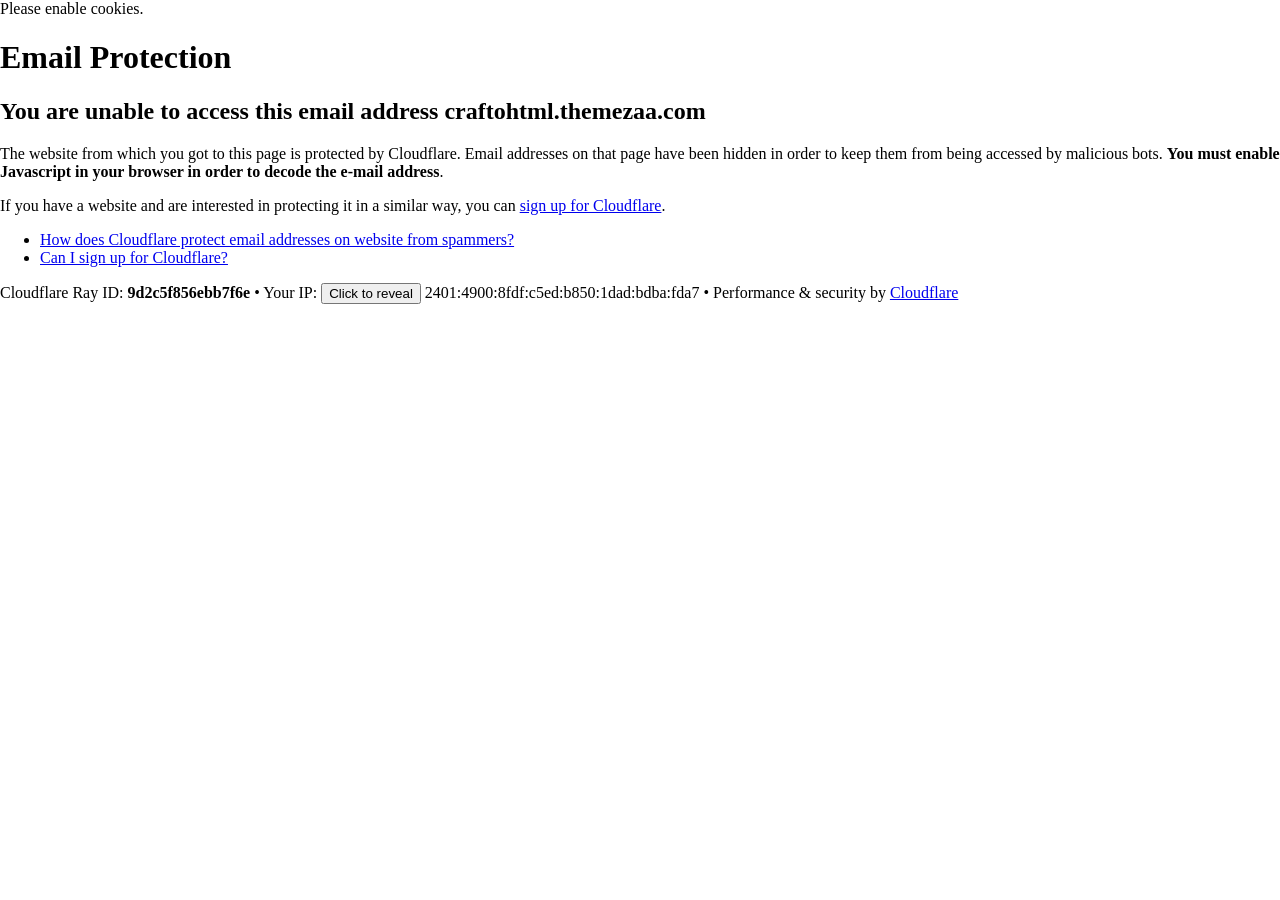
<file: cdn-cgi/l/email-protection.html>
<!DOCTYPE html>
<!--[if lt IE 7]> <html class="no-js ie6 oldie" lang="en-US"> <![endif]-->
<!--[if IE 7]>    <html class="no-js ie7 oldie" lang="en-US"> <![endif]-->
<!--[if IE 8]>    <html class="no-js ie8 oldie" lang="en-US"> <![endif]-->
<!--[if gt IE 8]><!--> <html class="no-js" lang="en-US"> <!--<![endif]-->
<head>
<title>Email Protection | Cloudflare</title>
<meta charset="UTF-8" />
<meta http-equiv="Content-Type" content="text/html; charset=UTF-8" />
<meta http-equiv="X-UA-Compatible" content="IE=Edge" />
<meta name="robots" content="noindex, nofollow" />
<meta name="viewport" content="width=device-width,initial-scale=1" />
<link rel="stylesheet" id="cf_styles-css" href="https://craftohtml.themezaa.com/cdn-cgi/styles/cf.errors.css" />
<!--[if lt IE 9]><link rel="stylesheet" id='cf_styles-ie-css' href="/cdn-cgi/styles/cf.errors.ie.css" /><![endif]-->
<style>body{margin:0;padding:0}</style>


<!--[if gte IE 10]><!-->
<script>
  if (!navigator.cookieEnabled) {
    window.addEventListener('DOMContentLoaded', function () {
      var cookieEl = document.getElementById('cookie-alert');
      cookieEl.style.display = 'block';
    })
  }
</script>
<!--<![endif]-->


</head>
<body>
  <div id="cf-wrapper">
    <div class="cf-alert cf-alert-error cf-cookie-error" id="cookie-alert" data-translate="enable_cookies">Please enable cookies.</div>
    <div id="cf-error-details" class="cf-error-details-wrapper">
      <div class="cf-wrapper cf-header cf-error-overview">
        <h1 data-translate="block_headline">Email Protection</h1>
        <h2 class="cf-subheadline"><span data-translate="unable_to_access">You are unable to access this email address</span> craftohtml.themezaa.com</h2>
      </div><!-- /.header -->

      <div class="cf-section cf-wrapper">
        <div class="cf-columns two">
          <div class="cf-column">
            <p>The website from which you got to this page is protected by Cloudflare. Email addresses on that page have been hidden in order to keep them from being accessed by malicious bots. <strong>You must enable Javascript in your browser in order to decode the e-mail address</strong>.</p>
            <p>If you have a website and are interested in protecting it in a similar way, you can <a rel="noopener noreferrer" href="https://www.cloudflare.com/sign-up?utm_source=email_protection">sign up for Cloudflare</a>.</p>
          </div>

          <div class="cf-column">
            <div class="grid_4">
              <div class="rail">
                  <div class="panel">
                      <ul class="nobullets">
                        <li><a rel="noopener noreferrer" class="modal-link-faq" href="https://developers.cloudflare.com/waf/tools/scrape-shield/email-address-obfuscation/">How does Cloudflare protect email addresses on website from spammers?</a></li>
                        <li><a rel="noopener noreferrer" class="modal-link-faq" href="https://developers.cloudflare.com/fundamentals/setup/account/create-account/">Can I sign up for Cloudflare?</a></li>
                    </ul>
                </div>
              </div>
            </div>
          </div>
        </div>
      </div><!-- /.section -->

      <div class="cf-error-footer cf-wrapper w-240 lg:w-full py-10 sm:py-4 sm:px-8 mx-auto text-center sm:text-left border-solid border-0 border-t border-gray-300">
  <p class="text-13">
    <span class="cf-footer-item sm:block sm:mb-1">Cloudflare Ray ID: <strong class="font-semibold">9d2c5f856ebb7f6e</strong></span>
    <span class="cf-footer-separator sm:hidden">&bull;</span>
    <span id="cf-footer-item-ip" class="cf-footer-item hidden sm:block sm:mb-1">
      Your IP:
      <button type="button" id="cf-footer-ip-reveal" class="cf-footer-ip-reveal-btn">Click to reveal</button>
      <span class="hidden" id="cf-footer-ip">2401:4900:8fdf:c5ed:b850:1dad:bdba:fda7</span>
      <span class="cf-footer-separator sm:hidden">&bull;</span>
    </span>
    <span class="cf-footer-item sm:block sm:mb-1"><span>Performance &amp; security by</span> <a rel="noopener noreferrer" href="https://www.cloudflare.com/5xx-error-landing" id="brand_link" target="_blank">Cloudflare</a></span>
    
  </p>
  <script>(function(){function d(){var b=a.getElementById("cf-footer-item-ip"),c=a.getElementById("cf-footer-ip-reveal");b&&"classList"in b&&(b.classList.remove("hidden"),c.addEventListener("click",function(){c.classList.add("hidden");a.getElementById("cf-footer-ip").classList.remove("hidden")}))}var a=document;document.addEventListener&&a.addEventListener("DOMContentLoaded",d)})();</script>
</div><!-- /.error-footer -->


    </div><!-- /#cf-error-details -->
  </div><!-- /#cf-wrapper -->

  <script>
  window._cf_translation = {};
  
  
</script>

</body>
</html>
</file>
<file: revolution/css/settings.css>
/*-----------------------------------------------------------------------------

-	Revolution Slider 5.0 Default Style Settings -

Screen Stylesheet

version:   	5.4.5
date:      	15/05/17
author:		themepunch
email:     	info@themepunch.com
website:   	http://www.themepunch.com
-----------------------------------------------------------------------------*/
#debungcontrolls,.debugtimeline{width:100%;box-sizing:border-box}.rev_column,.rev_column .tp-parallax-wrap,.tp-svg-layer svg{vertical-align:top}#debungcontrolls{z-index:100000;position:fixed;bottom:0;height:auto;background:rgba(0,0,0,.6);padding:10px}.debugtimeline{height:10px;position:relative;margin-bottom:3px;display:none;white-space:nowrap}.debugtimeline:hover{height:15px}.the_timeline_tester{background:#e74c3c;position:absolute;top:0;left:0;height:100%;width:0}.rs-go-fullscreen{position:fixed!important;width:100%!important;height:100%!important;top:0!important;left:0!important;z-index:9999999!important;background:#fff!important}.debugtimeline.tl_slide .the_timeline_tester{background:#f39c12}.debugtimeline.tl_frame .the_timeline_tester{background:#3498db}.debugtimline_txt{color:#fff;font-weight:400;font-size:7px;position:absolute;left:10px;top:0;white-space:nowrap;line-height:10px}.rtl{direction:rtl}@font-face{font-family:revicons;src:url(https://craftohtml.themezaa.com/revolution/fonts/revicons/revicons.eot?5510888);src:url(https://craftohtml.themezaa.com/revolution/fonts/revicons/revicons.eot?5510888) format('embedded-opentype'),url(https://craftohtml.themezaa.com/revolution/fonts/revicons/revicons.woff?5510888) format('woff'),url(https://craftohtml.themezaa.com/revolution/fonts/revicons/revicons.ttf?5510888) format('truetype'),url(https://craftohtml.themezaa.com/revolution/fonts/revicons/revicons.svg?5510888) format('svg');font-weight:400;font-style:normal}[class*=" revicon-"]:before,[class^=revicon-]:before{font-family:revicons;font-style:normal;font-weight:400;speak:none;display:inline-block;text-decoration:inherit;width:1em;margin-right:.2em;text-align:center;font-variant:normal;text-transform:none;line-height:1em;margin-left:.2em}.revicon-search-1:before{content:'\e802'}.revicon-pencil-1:before{content:'\e831'}.revicon-picture-1:before{content:'\e803'}.revicon-cancel:before{content:'\e80a'}.revicon-info-circled:before{content:'\e80f'}.revicon-trash:before{content:'\e801'}.revicon-left-dir:before{content:'\e817'}.revicon-right-dir:before{content:'\e818'}.revicon-down-open:before{content:'\e83b'}.revicon-left-open:before{content:'\e819'}.revicon-right-open:before{content:'\e81a'}.revicon-angle-left:before{content:'\e820'}.revicon-angle-right:before{content:'\e81d'}.revicon-left-big:before{content:'\e81f'}.revicon-right-big:before{content:'\e81e'}.revicon-magic:before{content:'\e807'}.revicon-picture:before{content:'\e800'}.revicon-export:before{content:'\e80b'}.revicon-cog:before{content:'\e832'}.revicon-login:before{content:'\e833'}.revicon-logout:before{content:'\e834'}.revicon-video:before{content:'\e805'}.revicon-arrow-combo:before{content:'\e827'}.revicon-left-open-1:before{content:'\e82a'}.revicon-right-open-1:before{content:'\e82b'}.revicon-left-open-mini:before{content:'\e822'}.revicon-right-open-mini:before{content:'\e823'}.revicon-left-open-big:before{content:'\e824'}.revicon-right-open-big:before{content:'\e825'}.revicon-left:before{content:'\e836'}.revicon-right:before{content:'\e826'}.revicon-ccw:before{content:'\e808'}.revicon-arrows-ccw:before{content:'\e806'}.revicon-palette:before{content:'\e829'}.revicon-list-add:before{content:'\e80c'}.revicon-doc:before{content:'\e809'}.revicon-left-open-outline:before{content:'\e82e'}.revicon-left-open-2:before{content:'\e82c'}.revicon-right-open-outline:before{content:'\e82f'}.revicon-right-open-2:before{content:'\e82d'}.revicon-equalizer:before{content:'\e83a'}.revicon-layers-alt:before{content:'\e804'}.revicon-popup:before{content:'\e828'}.rev_slider_wrapper{position:relative;z-index:0;width:100%}.rev_slider{position:relative;overflow:visible}.entry-content .rev_slider a,.rev_slider a{box-shadow:none}.tp-overflow-hidden{overflow:hidden!important}.group_ov_hidden{overflow:hidden}.rev_slider img,.tp-simpleresponsive img{max-width:none!important;transition:none;margin:0;padding:0;border:none}.rev_slider .no-slides-text{font-weight:700;text-align:center;padding-top:80px}.rev_slider>ul,.rev_slider>ul>li,.rev_slider>ul>li:before,.rev_slider_wrapper>ul,.tp-revslider-mainul>li,.tp-revslider-mainul>li:before,.tp-simpleresponsive>ul,.tp-simpleresponsive>ul>li,.tp-simpleresponsive>ul>li:before{list-style:none!important;position:absolute;margin:0!important;padding:0!important;overflow-x:visible;overflow-y:visible;background-image:none;background-position:0 0;text-indent:0;top:0;left:0}.rev_slider>ul>li,.rev_slider>ul>li:before,.tp-revslider-mainul>li,.tp-revslider-mainul>li:before,.tp-simpleresponsive>ul>li,.tp-simpleresponsive>ul>li:before{visibility:hidden}.tp-revslider-mainul,.tp-revslider-slidesli{padding:0!important;margin:0!important;list-style:none!important}.fullscreen-container,.fullwidthbanner-container{padding:0;position:relative}.rev_slider li.tp-revslider-slidesli{position:absolute!important}.tp-caption .rs-untoggled-content{display:block}.tp-caption .rs-toggled-content{display:none}.rs-toggle-content-active.tp-caption .rs-toggled-content{display:block}.rs-toggle-content-active.tp-caption .rs-untoggled-content{display:none}.rev_slider .caption,.rev_slider .tp-caption{position:relative;visibility:hidden;white-space:nowrap;display:block;-webkit-font-smoothing:antialiased!important;z-index:1}.rev_slider .caption,.rev_slider .tp-caption,.tp-simpleresponsive img{-moz-user-select:none;-khtml-user-select:none;-webkit-user-select:none;-o-user-select:none}.rev_slider .tp-mask-wrap .tp-caption,.rev_slider .tp-mask-wrap :last-child,.wpb_text_column .rev_slider .tp-mask-wrap .tp-caption,.wpb_text_column .rev_slider .tp-mask-wrap :last-child{margin-bottom:0}.tp-svg-layer svg{width:100%;height:100%;position:relative}.tp-carousel-wrapper{cursor:url(openhand.cur.html),move}.tp-carousel-wrapper.dragged{cursor:url(closedhand.cur.html),move}.tp_inner_padding{box-sizing:border-box;max-height:none!important}.tp-caption.tp-layer-selectable{-moz-user-select:all;-khtml-user-select:all;-webkit-user-select:all;-o-user-select:all}.tp-caption.tp-hidden-caption,.tp-forcenotvisible,.tp-hide-revslider,.tp-parallax-wrap.tp-hidden-caption{visibility:hidden!important;display:none!important}.rev_slider audio,.rev_slider embed,.rev_slider iframe,.rev_slider object,.rev_slider video{max-width:none!important}.tp-element-background{position:absolute;top:0;left:0;width:100%;height:100%;z-index:0}.tp-blockmask,.tp-blockmask_in,.tp-blockmask_out{position:absolute;top:0;left:0;width:100%;height:100%;background:#fff;z-index:1000;transform:scaleX(0) scaleY(0)}.tp-parallax-wrap{transform-style:preserve-3d}.rev_row_zone{position:absolute;width:100%;left:0;box-sizing:border-box;min-height:50px;font-size:0}.rev_column_inner,.rev_slider .tp-caption.rev_row{position:relative;width:100%!important;box-sizing:border-box}.rev_row_zone_top{top:0}.rev_row_zone_middle{top:50%;transform:translateY(-50%)}.rev_row_zone_bottom{bottom:0}.rev_slider .tp-caption.rev_row{display:table;table-layout:fixed;vertical-align:top;height:auto!important;font-size:0}.rev_column{display:table-cell;position:relative;height:auto;box-sizing:border-box;font-size:0}.rev_column_inner{display:block;height:auto!important;white-space:normal!important}.rev_column_bg{width:100%;height:100%;position:absolute;top:0;left:0;z-index:0;box-sizing:border-box;background-clip:content-box;border:0 solid transparent}.tp-caption .backcorner,.tp-caption .backcornertop,.tp-caption .frontcorner,.tp-caption .frontcornertop{height:0;top:0;width:0;position:absolute}.rev_column_inner .tp-loop-wrap,.rev_column_inner .tp-mask-wrap,.rev_column_inner .tp-parallax-wrap{text-align:inherit}.rev_column_inner .tp-mask-wrap{display:inline-block}.rev_column_inner .tp-parallax-wrap,.rev_column_inner .tp-parallax-wrap .tp-loop-wrap,.rev_column_inner .tp-parallax-wrap .tp-mask-wrap{position:relative!important;left:auto!important;top:auto!important;line-height:0}.tp-video-play-button,.tp-video-play-button i{line-height:50px!important;vertical-align:top;text-align:center}.rev_column_inner .rev_layer_in_column,.rev_column_inner .tp-parallax-wrap,.rev_column_inner .tp-parallax-wrap .tp-loop-wrap,.rev_column_inner .tp-parallax-wrap .tp-mask-wrap{vertical-align:top}.rev_break_columns{display:block!important}.rev_break_columns .tp-parallax-wrap.rev_column{display:block!important;width:100%!important}.fullwidthbanner-container{overflow:hidden}.fullwidthbanner-container .fullwidthabanner{width:100%;position:relative}.tp-static-layers{position:absolute;z-index:101;top:0;left:0}.tp-caption .frontcorner{border-left:40px solid transparent;border-right:0 solid transparent;border-top:40px solid #00A8FF;left:-40px}.tp-caption .backcorner{border-left:0 solid transparent;border-right:40px solid transparent;border-bottom:40px solid #00A8FF;right:0}.tp-caption .frontcornertop{border-left:40px solid transparent;border-right:0 solid transparent;border-bottom:40px solid #00A8FF;left:-40px}.tp-caption .backcornertop{border-left:0 solid transparent;border-right:40px solid transparent;border-top:40px solid #00A8FF;right:0}.tp-layer-inner-rotation{position:relative!important}img.tp-slider-alternative-image{width:100%;height:auto}.caption.fullscreenvideo,.rs-background-video-layer,.tp-caption.coverscreenvideo,.tp-caption.fullscreenvideo{width:100%;height:100%;top:0;left:0;position:absolute}.noFilterClass{filter:none!important}.rs-background-video-layer{visibility:hidden;z-index:0}.caption.fullscreenvideo audio,.caption.fullscreenvideo iframe,.caption.fullscreenvideo video,.tp-caption.fullscreenvideo iframe,.tp-caption.fullscreenvideo iframe audio,.tp-caption.fullscreenvideo iframe video{width:100%!important;height:100%!important;display:none}.fullcoveredvideo audio,.fullscreenvideo audio .fullcoveredvideo video,.fullscreenvideo video{background:#000}.fullcoveredvideo .tp-poster{background-position:center center;background-size:cover;width:100%;height:100%;top:0;left:0}.videoisplaying .html5vid .tp-poster{display:none}.tp-video-play-button{background:#000;background:rgba(0,0,0,.3);border-radius:5px;position:absolute;top:50%;left:50%;color:#FFF;margin-top:-25px;margin-left:-25px;cursor:pointer;width:50px;height:50px;box-sizing:border-box;display:inline-block;z-index:4;opacity:0;transition:opacity .3s ease-out!important}.tp-audio-html5 .tp-video-play-button,.tp-hiddenaudio{display:none!important}.tp-caption .html5vid{width:100%!important;height:100%!important}.tp-video-play-button i{width:50px;height:50px;display:inline-block;font-size:40px!important}.rs-fullvideo-cover,.tp-dottedoverlay,.tp-shadowcover{height:100%;top:0;left:0;position:absolute}.tp-caption:hover .tp-video-play-button{opacity:1;display:block}.tp-caption .tp-revstop{display:none;border-left:5px solid #fff!important;border-right:5px solid #fff!important;margin-top:15px!important;line-height:20px!important;vertical-align:top;font-size:25px!important}.tp-seek-bar,.tp-video-button,.tp-volume-bar{outline:0;line-height:12px;margin:0;cursor:pointer}.videoisplaying .revicon-right-dir{display:none}.videoisplaying .tp-revstop{display:inline-block}.videoisplaying .tp-video-play-button{display:none}.fullcoveredvideo .tp-video-play-button{display:none!important}.fullscreenvideo .fullscreenvideo audio,.fullscreenvideo .fullscreenvideo video{object-fit:contain!important}.fullscreenvideo .fullcoveredvideo audio,.fullscreenvideo .fullcoveredvideo video{object-fit:cover!important}.tp-video-controls{position:absolute;bottom:0;left:0;right:0;padding:5px;opacity:0;transition:opacity .3s;background-image:linear-gradient(to bottom,#000 13%,#323232 100%);display:table;max-width:100%;overflow:hidden;box-sizing:border-box}.rev-btn.rev-hiddenicon i,.rev-btn.rev-withicon i{transition:all .2s ease-out!important;font-size:15px}.tp-caption:hover .tp-video-controls{opacity:.9}.tp-video-button{background:rgba(0,0,0,.5);border:0;border-radius:3px;font-size:12px;color:#fff;padding:0}.tp-video-button:hover{cursor:pointer}.tp-video-button-wrap,.tp-video-seek-bar-wrap,.tp-video-vol-bar-wrap{padding:0 5px;display:table-cell;vertical-align:middle}.tp-video-seek-bar-wrap{width:80%}.tp-video-vol-bar-wrap{width:20%}.tp-seek-bar,.tp-volume-bar{width:100%;padding:0}.rs-fullvideo-cover{width:100%;background:0 0;z-index:5}.disabled_lc .tp-video-play-button,.rs-background-video-layer audio::-webkit-media-controls,.rs-background-video-layer video::-webkit-media-controls,.rs-background-video-layer video::-webkit-media-controls-start-playback-button{display:none!important}.tp-audio-html5 .tp-video-controls{opacity:1!important;visibility:visible!important}.tp-dottedoverlay{background-repeat:repeat;width:100%;z-index:3}.tp-dottedoverlay.twoxtwo{background:url(https://craftohtml.themezaa.com/revolution/assets/gridtile.png)}.tp-dottedoverlay.twoxtwowhite{background:url(https://craftohtml.themezaa.com/revolution/assets/gridtile_white.png)}.tp-dottedoverlay.threexthree{background:url(https://craftohtml.themezaa.com/revolution/assets/gridtile_3x3.png)}.tp-dottedoverlay.threexthreewhite{background:url(https://craftohtml.themezaa.com/revolution/assets/gridtile_3x3_white.png)}.tp-shadowcover{width:100%;background:#fff;z-index:-1}.tp-shadow1{box-shadow:0 10px 6px -6px rgba(0,0,0,.8)}.tp-shadow2:after,.tp-shadow2:before,.tp-shadow3:before,.tp-shadow4:after{z-index:-2;position:absolute;content:"";bottom:10px;left:10px;width:50%;top:85%;max-width:300px;background:0 0;box-shadow:0 15px 10px rgba(0,0,0,.8);transform:rotate(-3deg)}.tp-shadow2:after,.tp-shadow4:after{transform:rotate(3deg);right:10px;left:auto}.tp-shadow5{position:relative;box-shadow:0 1px 4px rgba(0,0,0,.3),0 0 40px rgba(0,0,0,.1) inset}.tp-shadow5:after,.tp-shadow5:before{content:"";position:absolute;z-index:-2;box-shadow:0 0 25px 0 rgba(0,0,0,.6);top:30%;bottom:0;left:20px;right:20px;border-radius:100px/20px}.tp-button{padding:6px 13px 5px;border-radius:3px;height:30px;cursor:pointer;color:#fff!important;text-shadow:0 1px 1px rgba(0,0,0,.6)!important;font-size:15px;line-height:45px!important;font-family:arial,sans-serif;font-weight:700;letter-spacing:-1px;text-decoration:none}.tp-button.big{color:#fff;text-shadow:0 1px 1px rgba(0,0,0,.6);font-weight:700;padding:9px 20px;font-size:19px;line-height:57px!important}.purchase:hover,.tp-button.big:hover,.tp-button:hover{background-position:bottom,15px 11px}.purchase.green,.purchase:hover.green,.tp-button.green,.tp-button:hover.green{background-color:#21a117;box-shadow:0 3px 0 0 #104d0b}.purchase.blue,.purchase:hover.blue,.tp-button.blue,.tp-button:hover.blue{background-color:#1d78cb;box-shadow:0 3px 0 0 #0f3e68}.purchase.red,.purchase:hover.red,.tp-button.red,.tp-button:hover.red{background-color:#cb1d1d;box-shadow:0 3px 0 0 #7c1212}.purchase.orange,.purchase:hover.orange,.tp-button.orange,.tp-button:hover.orange{background-color:#f70;box-shadow:0 3px 0 0 #a34c00}.purchase.darkgrey,.purchase:hover.darkgrey,.tp-button.darkgrey,.tp-button.grey,.tp-button:hover.darkgrey,.tp-button:hover.grey{background-color:#555;box-shadow:0 3px 0 0 #222}.purchase.lightgrey,.purchase:hover.lightgrey,.tp-button.lightgrey,.tp-button:hover.lightgrey{background-color:#888;box-shadow:0 3px 0 0 #555}.rev-btn,.rev-btn:visited{outline:0!important;box-shadow:none!important;text-decoration:none!important;line-height:44px;font-size:17px;font-weight:500;padding:12px 35px;box-sizing:border-box;font-family:Roboto,sans-serif;cursor:pointer}.rev-btn.rev-uppercase,.rev-btn.rev-uppercase:visited{text-transform:uppercase;letter-spacing:1px;font-size:15px;font-weight:900}.rev-btn.rev-withicon i{font-weight:400;position:relative;top:0;margin-left:10px!important}.rev-btn.rev-hiddenicon i{font-weight:400;position:relative;top:0;opacity:0;margin-left:0!important;width:0!important}.rev-btn.rev-hiddenicon:hover i{opacity:1!important;margin-left:10px!important;width:auto!important}.rev-btn.rev-medium,.rev-btn.rev-medium:visited{line-height:36px;font-size:14px;padding:10px 30px}.rev-btn.rev-medium.rev-hiddenicon i,.rev-btn.rev-medium.rev-withicon i{font-size:14px;top:0}.rev-btn.rev-small,.rev-btn.rev-small:visited{line-height:28px;font-size:12px;padding:7px 20px}.rev-btn.rev-small.rev-hiddenicon i,.rev-btn.rev-small.rev-withicon i{font-size:12px;top:0}.rev-maxround{border-radius:30px}.rev-minround{border-radius:3px}.rev-burger{position:relative;width:60px;height:60px;box-sizing:border-box;padding:22px 0 0 14px;border-radius:50%;border:1px solid rgba(51,51,51,.25);-webkit-tap-highlight-color:transparent;cursor:pointer}.rev-burger span{display:block;width:30px;height:3px;background:#333;transition:.7s;pointer-events:none;transform-style:flat!important}.rev-burger.revb-white span,.rev-burger.revb-whitenoborder span{background:#fff}.rev-burger span:nth-child(2){margin:3px 0}#dialog_addbutton .rev-burger:hover :first-child,.open .rev-burger :first-child,.open.rev-burger :first-child{transform:translateY(6px) rotate(-45deg)}#dialog_addbutton .rev-burger:hover :nth-child(2),.open .rev-burger :nth-child(2),.open.rev-burger :nth-child(2){transform:rotate(-45deg);opacity:0}#dialog_addbutton .rev-burger:hover :last-child,.open .rev-burger :last-child,.open.rev-burger :last-child{transform:translateY(-6px) rotate(-135deg)}.rev-burger.revb-white{border:2px solid rgba(255,255,255,.2)}.rev-burger.revb-darknoborder,.rev-burger.revb-whitenoborder{border:0}.rev-burger.revb-darknoborder span{background:#333}.rev-burger.revb-whitefull{background:#fff;border:none}.rev-burger.revb-whitefull span{background:#333}.rev-burger.revb-darkfull{background:#333;border:none}.rev-burger.revb-darkfull span,.rev-scroll-btn.revs-fullwhite{background:#fff}@keyframes rev-ani-mouse{0%{opacity:1;top:29%}15%{opacity:1;top:50%}50%{opacity:0;top:50%}100%{opacity:0;top:29%}}.rev-scroll-btn{display:inline-block;position:relative;left:0;right:0;text-align:center;cursor:pointer;width:35px;height:55px;box-sizing:border-box;border:3px solid #fff;border-radius:23px}.rev-scroll-btn>*{display:inline-block;line-height:18px;font-size:13px;font-weight:400;color:#fff;font-family:proxima-nova,"Helvetica Neue",Helvetica,Arial,sans-serif;letter-spacing:2px}.rev-scroll-btn>.active,.rev-scroll-btn>:focus,.rev-scroll-btn>:hover{color:#fff}.rev-scroll-btn>.active,.rev-scroll-btn>:active,.rev-scroll-btn>:focus,.rev-scroll-btn>:hover{opacity:.8}.rev-scroll-btn.revs-fullwhite span{background:#333}.rev-scroll-btn.revs-fulldark{background:#333;border:none}.rev-scroll-btn.revs-fulldark span,.tp-bullet{background:#fff}.rev-scroll-btn span{position:absolute;display:block;top:29%;left:50%;width:8px;height:8px;margin:-4px 0 0 -4px;background:#fff;border-radius:50%;animation:rev-ani-mouse 2.5s linear infinite}.rev-scroll-btn.revs-dark{border-color:#333}.rev-scroll-btn.revs-dark span{background:#333}.rev-control-btn{position:relative;display:inline-block;z-index:5;color:#FFF;font-size:20px;line-height:60px;font-weight:400;font-style:normal;font-family:Raleway;text-decoration:none;text-align:center;background-color:#000;border-radius:50px;text-shadow:none;background-color:rgba(0,0,0,.5);width:60px;height:60px;box-sizing:border-box;cursor:pointer}.rev-cbutton-dark-sr,.rev-cbutton-light-sr{border-radius:3px}.rev-cbutton-light,.rev-cbutton-light-sr{color:#333;background-color:rgba(255,255,255,.75)}.rev-sbutton{line-height:37px;width:37px;height:37px}.rev-sbutton-blue{background-color:#3B5998}.rev-sbutton-lightblue{background-color:#00A0D1}.rev-sbutton-red{background-color:#DD4B39}.tp-bannertimer{visibility:hidden;width:100%;height:5px;background:#000;background:rgba(0,0,0,.15);position:absolute;z-index:200;top:0}.tp-bannertimer.tp-bottom{top:auto;bottom:0!important;height:5px}.tp-caption img{background:0 0;-ms-filter:"progid:DXImageTransform.Microsoft.gradient(startColorstr=#00FFFFFF,endColorstr=#00FFFFFF)";filter:progid:DXImageTransform.Microsoft.gradient(startColorstr=#00FFFFFF, endColorstr=#00FFFFFF);zoom:1}.caption.slidelink a div,.tp-caption.slidelink a div{width:3000px;height:1500px;background:url(https://craftohtml.themezaa.com/revolution/assets/coloredbg.png)}.tp-caption.slidelink a span{background:url(https://craftohtml.themezaa.com/revolution/assets/coloredbg.png)}.tp-loader.spinner0,.tp-loader.spinner5{background-image:url(../assets/loader.gif);background-repeat:no-repeat}.tp-shape{width:100%;height:100%}.tp-caption .rs-starring{display:inline-block}.tp-caption .rs-starring .star-rating{float:none;display:inline-block;vertical-align:top;color:#FFC321!important}.tp-caption .rs-starring .star-rating,.tp-caption .rs-starring-page .star-rating{position:relative;height:1em;width:5.4em;font-family:star;font-size:1em!important}.tp-loader.spinner0,.tp-loader.spinner1{width:40px;height:40px;margin-top:-20px;margin-left:-20px;animation:tp-rotateplane 1.2s infinite ease-in-out;background-color:#fff;border-radius:3px;box-shadow:0 0 20px 0 rgba(0,0,0,.15)}.tp-caption .rs-starring .star-rating:before,.tp-caption .rs-starring-page .star-rating:before{content:"\73\73\73\73\73";color:#E0DADF;float:left;top:0;left:0;position:absolute}.tp-caption .rs-starring .star-rating span{overflow:hidden;float:left;top:0;left:0;position:absolute;padding-top:1.5em;font-size:1em!important}.tp-caption .rs-starring .star-rating span:before{content:"\53\53\53\53\53";top:0;position:absolute;left:0}.tp-loader{top:50%;left:50%;z-index:10000;position:absolute}.tp-loader.spinner0{background-position:center center}.tp-loader.spinner5{background-position:10px 10px;background-color:#fff;margin:-22px;width:44px;height:44px;border-radius:3px}@keyframes tp-rotateplane{0%{transform:perspective(120px) rotateX(0) rotateY(0)}50%{transform:perspective(120px) rotateX(-180.1deg) rotateY(0)}100%{transform:perspective(120px) rotateX(-180deg) rotateY(-179.9deg)}}.tp-loader.spinner2{width:40px;height:40px;margin-top:-20px;margin-left:-20px;background-color:red;box-shadow:0 0 20px 0 rgba(0,0,0,.15);border-radius:100%;animation:tp-scaleout 1s infinite ease-in-out}@keyframes tp-scaleout{0%{transform:scale(0)}100%{transform:scale(1);opacity:0}}.tp-loader.spinner3{margin:-9px 0 0 -35px;width:70px;text-align:center}.tp-loader.spinner3 .bounce1,.tp-loader.spinner3 .bounce2,.tp-loader.spinner3 .bounce3{width:18px;height:18px;background-color:#fff;box-shadow:0 0 20px 0 rgba(0,0,0,.15);border-radius:100%;display:inline-block;animation:tp-bouncedelay 1.4s infinite ease-in-out;animation-fill-mode:both}.tp-loader.spinner3 .bounce1{animation-delay:-.32s}.tp-loader.spinner3 .bounce2{animation-delay:-.16s}@keyframes tp-bouncedelay{0%,100%,80%{transform:scale(0)}40%{transform:scale(1)}}.tp-loader.spinner4{margin:-20px 0 0 -20px;width:40px;height:40px;text-align:center;animation:tp-rotate 2s infinite linear}.tp-loader.spinner4 .dot1,.tp-loader.spinner4 .dot2{width:60%;height:60%;display:inline-block;position:absolute;top:0;background-color:#fff;border-radius:100%;animation:tp-bounce 2s infinite ease-in-out;box-shadow:0 0 20px 0 rgba(0,0,0,.15)}.tp-loader.spinner4 .dot2{top:auto;bottom:0;animation-delay:-1s}@keyframes tp-rotate{100%{transform:rotate(360deg)}}@keyframes tp-bounce{0%,100%{transform:scale(0)}50%{transform:scale(1)}}.tp-bullets.navbar,.tp-tabs.navbar,.tp-thumbs.navbar{border:none;min-height:0;margin:0;border-radius:0}.tp-bullets,.tp-tabs,.tp-thumbs{position:absolute;display:block;z-index:1000;top:0;left:0}.tp-tab,.tp-thumb{cursor:pointer;position:absolute;opacity:.5;box-sizing:border-box}.tp-arr-imgholder,.tp-tab-image,.tp-thumb-image,.tp-videoposter{background-position:center center;background-size:cover;width:100%;height:100%;display:block;position:absolute;top:0;left:0}.tp-tab.selected,.tp-tab:hover,.tp-thumb.selected,.tp-thumb:hover{opacity:1}.tp-tab-mask,.tp-thumb-mask{box-sizing:border-box!important}.tp-tabs,.tp-thumbs{box-sizing:content-box!important}.tp-bullet{width:15px;height:15px;position:absolute;background:rgba(255,255,255,.3);cursor:pointer}.tp-bullet.selected,.tp-bullet:hover{background:#fff}.tparrows{cursor:pointer;background:#000;background:rgba(0,0,0,.5);width:40px;height:40px;position:absolute;display:block;z-index:1000}.tparrows:hover{background:#000}.tparrows:before{font-family:revicons;font-size:15px;color:#fff;display:block;line-height:40px;text-align:center}.hginfo,.hglayerinfo{font-size:12px;font-weight:600}.tparrows.tp-leftarrow:before{content:'\e824'}.tparrows.tp-rightarrow:before{content:'\e825'}body.rtl .tp-kbimg{left:0!important}.dddwrappershadow{box-shadow:0 45px 100px rgba(0,0,0,.4)}.hglayerinfo{position:fixed;bottom:0;left:0;color:#FFF;line-height:20px;background:rgba(0,0,0,.75);padding:5px 10px;z-index:2000;white-space:normal}.helpgrid,.hginfo{position:absolute}.hginfo{top:-2px;left:-2px;color:#e74c3c;background:#000;padding:2px 5px}.indebugmode .tp-caption:hover{border:1px dashed #c0392b!important}.helpgrid{border:2px dashed #c0392b;top:0;left:0;z-index:0}#revsliderlogloglog{padding:15px;color:#fff;position:fixed;top:0;left:0;width:200px;height:150px;background:rgba(0,0,0,.7);z-index:100000;font-size:10px;overflow:scroll}.aden{filter:hue-rotate(-20deg) contrast(.9) saturate(.85) brightness(1.2)}.aden::after{background:linear-gradient(to right,rgba(66,10,14,.2),transparent);mix-blend-mode:darken}.perpetua::after,.reyes::after{mix-blend-mode:soft-light;opacity:.5}.inkwell{filter:sepia(.3) contrast(1.1) brightness(1.1) grayscale(1)}.perpetua::after{background:linear-gradient(to bottom,#005b9a,#e6c13d)}.reyes{filter:sepia(.22) brightness(1.1) contrast(.85) saturate(.75)}.reyes::after{background:#efcdad}.gingham{filter:brightness(1.05) hue-rotate(-10deg)}.gingham::after{background:linear-gradient(to right,rgba(66,10,14,.2),transparent);mix-blend-mode:darken}.toaster{filter:contrast(1.5) brightness(.9)}.toaster::after{background:radial-gradient(circle,#804e0f,#3b003b);mix-blend-mode:screen}.walden{filter:brightness(1.1) hue-rotate(-10deg) sepia(.3) saturate(1.6)}.walden::after{background:#04c;mix-blend-mode:screen;opacity:.3}.hudson{filter:brightness(1.2) contrast(.9) saturate(1.1)}.hudson::after{background:radial-gradient(circle,#a6b1ff 50%,#342134);mix-blend-mode:multiply;opacity:.5}.earlybird{filter:contrast(.9) sepia(.2)}.earlybird::after{background:radial-gradient(circle,#d0ba8e 20%,#360309 85%,#1d0210 100%);mix-blend-mode:overlay}.mayfair{filter:contrast(1.1) saturate(1.1)}.mayfair::after{background:radial-gradient(circle at 40% 40%,rgba(255,255,255,.8),rgba(255,200,200,.6),#111 60%);mix-blend-mode:overlay;opacity:.4}.lofi{filter:saturate(1.1) contrast(1.5)}.lofi::after{background:radial-gradient(circle,transparent 70%,#222 150%);mix-blend-mode:multiply}._1977{filter:contrast(1.1) brightness(1.1) saturate(1.3)}._1977:after{background:rgba(243,106,188,.3);mix-blend-mode:screen}.brooklyn{filter:contrast(.9) brightness(1.1)}.brooklyn::after{background:radial-gradient(circle,rgba(168,223,193,.4) 70%,#c4b7c8);mix-blend-mode:overlay}.xpro2{filter:sepia(.3)}.xpro2::after{background:radial-gradient(circle,#e6e7e0 40%,rgba(43,42,161,.6) 110%);mix-blend-mode:color-burn}.nashville{filter:sepia(.2) contrast(1.2) brightness(1.05) saturate(1.2)}.nashville::after{background:rgba(0,70,150,.4);mix-blend-mode:lighten}.nashville::before{background:rgba(247,176,153,.56);mix-blend-mode:darken}.lark{filter:contrast(.9)}.lark::after{background:rgba(242,242,242,.8);mix-blend-mode:darken}.lark::before{background:#22253f;mix-blend-mode:color-dodge}.moon{filter:grayscale(1) contrast(1.1) brightness(1.1)}.moon::before{background:#a0a0a0;mix-blend-mode:soft-light}.moon::after{background:#383838;mix-blend-mode:lighten}.clarendon{filter:contrast(1.2) saturate(1.35)}.clarendon:before{background:rgba(127,187,227,.2);mix-blend-mode:overlay}.willow{filter:grayscale(.5) contrast(.95) brightness(.9)}.willow::before{background-color:radial-gradient(40%,circle,#d4a9af 55%,#000 150%);mix-blend-mode:overlay}.willow::after{background-color:#d8cdcb;mix-blend-mode:color}.rise{filter:brightness(1.05) sepia(.2) contrast(.9) saturate(.9)}.rise::after{background:radial-gradient(circle,rgba(232,197,152,.8),transparent 90%);mix-blend-mode:overlay;opacity:.6}.rise::before{background:radial-gradient(circle,rgba(236,205,169,.15) 55%,rgba(50,30,7,.4));mix-blend-mode:multiply}._1977:after,._1977:before,.aden:after,.aden:before,.brooklyn:after,.brooklyn:before,.clarendon:after,.clarendon:before,.earlybird:after,.earlybird:before,.gingham:after,.gingham:before,.hudson:after,.hudson:before,.inkwell:after,.inkwell:before,.lark:after,.lark:before,.lofi:after,.lofi:before,.mayfair:after,.mayfair:before,.moon:after,.moon:before,.nashville:after,.nashville:before,.perpetua:after,.perpetua:before,.reyes:after,.reyes:before,.rise:after,.rise:before,.slumber:after,.slumber:before,.toaster:after,.toaster:before,.walden:after,.walden:before,.willow:after,.willow:before,.xpro2:after,.xpro2:before{content:'';display:block;height:100%;width:100%;top:0;left:0;position:absolute;pointer-events:none}._1977,.aden,.brooklyn,.clarendon,.earlybird,.gingham,.hudson,.inkwell,.lark,.lofi,.mayfair,.moon,.nashville,.perpetua,.reyes,.rise,.slumber,.toaster,.walden,.willow,.xpro2{position:relative}._1977 img,.aden img,.brooklyn img,.clarendon img,.earlybird img,.gingham img,.hudson img,.inkwell img,.lark img,.lofi img,.mayfair img,.moon img,.nashville img,.perpetua img,.reyes img,.rise img,.slumber img,.toaster img,.walden img,.willow img,.xpro2 img{width:100%;z-index:1}._1977:before,.aden:before,.brooklyn:before,.clarendon:before,.earlybird:before,.gingham:before,.hudson:before,.inkwell:before,.lark:before,.lofi:before,.mayfair:before,.moon:before,.nashville:before,.perpetua:before,.reyes:before,.rise:before,.slumber:before,.toaster:before,.walden:before,.willow:before,.xpro2:before{z-index:2}._1977:after,.aden:after,.brooklyn:after,.clarendon:after,.earlybird:after,.gingham:after,.hudson:after,.inkwell:after,.lark:after,.lofi:after,.mayfair:after,.moon:after,.nashville:after,.perpetua:after,.reyes:after,.rise:after,.slumber:after,.toaster:after,.walden:after,.willow:after,.xpro2:after{z-index:3}.slumber{filter:saturate(.66) brightness(1.05)}.slumber::after{background:rgba(125,105,24,.5);mix-blend-mode:soft-light}.slumber::before{background:rgba(69,41,12,.4);mix-blend-mode:lighten}.tp-kbimg-wrap:after,.tp-kbimg-wrap:before{height:500%;width:500%}
</file>
<file: revolution/css/layers.css>
/*-----------------------------------------------------------------------------

-	Revolution Slider 5.0 Layer Style Settings -

Screen Stylesheet

version:   	5.0.0
date:      	18/03/15
author:		themepunch
email:     	info@themepunch.com
website:   	http://www.themepunch.com
-----------------------------------------------------------------------------*/

* {
    -webkit-box-sizing: border-box;
    -moz-box-sizing: border-box;
    box-sizing: border-box;
}

.tp-caption.Twitter-Content a,.tp-caption.Twitter-Content a:visited
{
	color:#0084B4!important;
}

.tp-caption.Twitter-Content a:hover
{
	color:#0084B4!important;
	text-decoration:underline!important;
}

.tp-caption.medium_grey,.medium_grey
{
	background-color:#888;
	border-style:none;
	border-width:0;
	color:#fff;
	font-family:Arial;
	font-size:20px;
	font-weight:700;
	line-height:20px;
	margin:0;
	padding:2px 4px;
	position:absolute;
	text-shadow:0 2px 5px rgba(0,0,0,0.5);
	white-space:nowrap;
}

.tp-caption.small_text,.small_text
{
	border-style:none;
	border-width:0;
	color:#fff;
	font-family:Arial;
	font-size:14px;
	font-weight:700;
	line-height:20px;
	margin:0;
	position:absolute;
	text-shadow:0 2px 5px rgba(0,0,0,0.5);
	white-space:nowrap;
}

.tp-caption.medium_text,.medium_text
{
	border-style:none;
	border-width:0;
	color:#fff;
	font-family:Arial;
	font-size:20px;
	font-weight:700;
	line-height:20px;
	margin:0;
	position:absolute;
	text-shadow:0 2px 5px rgba(0,0,0,0.5);
	white-space:nowrap;
}

.tp-caption.large_text,.large_text
{
	border-style:none;
	border-width:0;
	color:#fff;
	font-family:Arial;
	font-size:40px;
	font-weight:700;
	line-height:40px;
	margin:0;
	position:absolute;
	text-shadow:0 2px 5px rgba(0,0,0,0.5);
	white-space:nowrap;
}

.tp-caption.very_large_text,.very_large_text
{
	border-style:none;
	border-width:0;
	color:#fff;
	font-family:Arial;
	font-size:60px;
	font-weight:700;
	letter-spacing:-2px;
	line-height:60px;
	margin:0;
	position:absolute;
	text-shadow:0 2px 5px rgba(0,0,0,0.5);
	white-space:nowrap;
}

.tp-caption.very_big_white,.very_big_white
{
	background-color:#000;
	border-style:none;
	border-width:0;
	color:#fff;
	font-family:Arial;
	font-size:60px;
	font-weight:800;
	line-height:60px;
	margin:0;
	padding:1px 4px 0;
	position:absolute;
	text-shadow:none;
	white-space:nowrap;
}

.tp-caption.very_big_black,.very_big_black
{
	background-color:#fff;
	border-style:none;
	border-width:0;
	color:#000;
	font-family:Arial;
	font-size:60px;
	font-weight:700;
	line-height:60px;
	margin:0;
	padding:1px 4px 0;
	position:absolute;
	text-shadow:none;
	white-space:nowrap;
}

.tp-caption.modern_medium_fat,.modern_medium_fat
{
	border-style:none;
	border-width:0;
	color:#000;
	font-family:"Open Sans", sans-serif;
	font-size:24px;
	font-weight:800;
	line-height:20px;
	margin:0;
	position:absolute;
	text-shadow:none;
	white-space:nowrap;
}

.tp-caption.modern_medium_fat_white,.modern_medium_fat_white
{
	border-style:none;
	border-width:0;
	color:#fff;
	font-family:"Open Sans", sans-serif;
	font-size:24px;
	font-weight:800;
	line-height:20px;
	margin:0;
	position:absolute;
	text-shadow:none;
	white-space:nowrap;
}

.tp-caption.modern_medium_light,.modern_medium_light
{
	border-style:none;
	border-width:0;
	color:#000;
	font-family:"Open Sans", sans-serif;
	font-size:24px;
	font-weight:300;
	line-height:20px;
	margin:0;
	position:absolute;
	text-shadow:none;
	white-space:nowrap;
}

.tp-caption.modern_big_bluebg,.modern_big_bluebg
{
	background-color:#4e5b6c;
	border-style:none;
	border-width:0;
	color:#fff;
	font-family:"Open Sans", sans-serif;
	font-size:30px;
	font-weight:800;
	letter-spacing:0;
	line-height:36px;
	margin:0;
	padding:3px 10px;
	position:absolute;
	text-shadow:none;
}

.tp-caption.modern_big_redbg,.modern_big_redbg
{
	background-color:#de543e;
	border-style:none;
	border-width:0;
	color:#fff;
	font-family:"Open Sans", sans-serif;
	font-size:30px;
	font-weight:300;
	letter-spacing:0;
	line-height:36px;
	margin:0;
	padding:1px 10px 3px;
	position:absolute;
	text-shadow:none;
}

.tp-caption.modern_small_text_dark,.modern_small_text_dark
{
	border-style:none;
	border-width:0;
	color:#555;
	font-family:Arial;
	font-size:14px;
	line-height:22px;
	margin:0;
	position:absolute;
	text-shadow:none;
	white-space:nowrap;
}

.tp-caption.boxshadow,.boxshadow
{		
	box-shadow:0 0 20px rgba(0,0,0,0.5);
}

.tp-caption.black,.black
{
	color:#000;
	text-shadow:none;
}

.tp-caption.noshadow,.noshadow
{
	text-shadow:none;
}

.tp-caption.thinheadline_dark,.thinheadline_dark
{
	background-color:transparent;
	color:rgba(0,0,0,0.85);
	font-family:"Open Sans";
	font-size:30px;
	font-weight:300;
	line-height:30px;
	position:absolute;
	text-shadow:none;
}

.tp-caption.thintext_dark,.thintext_dark
{
	background-color:transparent;
	color:rgba(0,0,0,0.85);
	font-family:"Open Sans";
	font-size:16px;
	font-weight:300;
	line-height:26px;
	position:absolute;
	text-shadow:none;
}

.tp-caption.largeblackbg,.largeblackbg
{
	
	
	background-color:#000;
	border-radius:0;
	color:#fff;
	font-family:"Open Sans";
	font-size:50px;
	font-weight:300;
	line-height:70px;
	padding:0 20px;
	position:absolute;
	text-shadow:none;
}

.tp-caption.largepinkbg,.largepinkbg
{
	
	
	background-color:#db4360;
	border-radius:0;
	color:#fff;
	font-family:"Open Sans";
	font-size:50px;
	font-weight:300;
	line-height:70px;
	padding:0 20px;
	position:absolute;
	text-shadow:none;
}

.tp-caption.largewhitebg,.largewhitebg
{
	
	
	background-color:#fff;
	border-radius:0;
	color:#000;
	font-family:"Open Sans";
	font-size:50px;
	font-weight:300;
	line-height:70px;
	padding:0 20px;
	position:absolute;
	text-shadow:none;
}

.tp-caption.largegreenbg,.largegreenbg
{
	
	
	background-color:#67ae73;
	border-radius:0;
	color:#fff;
	font-family:"Open Sans";
	font-size:50px;
	font-weight:300;
	line-height:70px;
	padding:0 20px;
	position:absolute;
	text-shadow:none;
}

.tp-caption.excerpt,.excerpt
{
	background-color:rgba(0,0,0,1);
	border-color:#fff;
	border-style:none;
	border-width:0;
	color:#fff;
	font-family:Arial;
	font-size:36px;
	font-weight:700;
	height:auto;
	letter-spacing:-1.5px;
	line-height:36px;
	margin:0;
	padding:1px 4px 0;
	text-decoration:none;
	text-shadow:none;
	white-space:normal!important;
	width:150px;
}

.tp-caption.large_bold_grey,.large_bold_grey
{
	background-color:transparent;
	border-color:#ffd658;
	border-style:none;
	border-width:0;
	color:#666;
	font-family:"Open Sans";
	font-size:60px;
	font-weight:800;
	line-height:60px;
	margin:0;
	padding:1px 4px 0;
	text-decoration:none;
	text-shadow:none;
}

.tp-caption.medium_thin_grey,.medium_thin_grey
{
	background-color:transparent;
	border-color:#ffd658;
	border-style:none;
	border-width:0;
	color:#666;
	font-family:"Open Sans";
	font-size:34px;
	font-weight:300;
	line-height:30px;
	margin:0;
	padding:1px 4px 0;
	text-decoration:none;
	text-shadow:none;
}

.tp-caption.small_thin_grey,.small_thin_grey
{
	background-color:transparent;
	border-color:#ffd658;
	border-style:none;
	border-width:0;
	color:#757575;
	font-family:"Open Sans";
	font-size:18px;
	font-weight:300;
	line-height:26px;
	margin:0;
	padding:1px 4px 0;
	text-decoration:none;
	text-shadow:none;
}

.tp-caption.lightgrey_divider,.lightgrey_divider
{
	background-color:rgba(235,235,235,1);
	background-position:initial;
	background-repeat:initial;
	border-color:#222;
	border-style:none;
	border-width:0;
	height:3px;
	text-decoration:none;
	width:370px;
}

.tp-caption.large_bold_darkblue,.large_bold_darkblue
{
	background-color:transparent;
	border-color:#ffd658;
	border-style:none;
	border-width:0;
	color:#34495e;
	font-family:"Open Sans";
	font-size:58px;
	font-weight:800;
	line-height:60px;
	text-decoration:none;
}

.tp-caption.medium_bg_darkblue,.medium_bg_darkblue
{
	background-color:#34495e;
	border-color:#ffd658;
	border-style:none;
	border-width:0;
	color:#fff;
	font-family:"Open Sans";
	font-size:20px;
	font-weight:800;
	line-height:20px;
	padding:10px;
	text-decoration:none;
}

.tp-caption.medium_bold_red,.medium_bold_red
{
	background-color:transparent;
	border-color:#ffd658;
	border-style:none;
	border-width:0;
	color:#e33a0c;
	font-family:"Open Sans";
	font-size:24px;
	font-weight:800;
	line-height:30px;
	padding:0;
	text-decoration:none;
}

.tp-caption.medium_light_red,.medium_light_red
{
	background-color:transparent;
	border-color:#ffd658;
	border-style:none;
	border-width:0;
	color:#e33a0c;
	font-family:"Open Sans";
	font-size:21px;
	font-weight:300;
	line-height:26px;
	padding:0;
	text-decoration:none;
}

.tp-caption.medium_bg_red,.medium_bg_red
{
	background-color:#e33a0c;
	border-color:#ffd658;
	border-style:none;
	border-width:0;
	color:#fff;
	font-family:"Open Sans";
	font-size:20px;
	font-weight:800;
	line-height:20px;
	padding:10px;
	text-decoration:none;
}

.tp-caption.medium_bold_orange,.medium_bold_orange
{
	background-color:transparent;
	border-color:#ffd658;
	border-style:none;
	border-width:0;
	color:#f39c12;
	font-family:"Open Sans";
	font-size:24px;
	font-weight:800;
	line-height:30px;
	text-decoration:none;
}

.tp-caption.medium_bg_orange,.medium_bg_orange
{
	background-color:#f39c12;
	border-color:#ffd658;
	border-style:none;
	border-width:0;
	color:#fff;
	font-family:"Open Sans";
	font-size:20px;
	font-weight:800;
	line-height:20px;
	padding:10px;
	text-decoration:none;
}

.tp-caption.grassfloor,.grassfloor
{
	background-color:rgba(160,179,151,1);
	border-color:#222;
	border-style:none;
	border-width:0;
	height:150px;
	text-decoration:none;
	width:4000px;
}

.tp-caption.large_bold_white,.large_bold_white
{
	background-color:transparent;
	border-color:#ffd658;
	border-style:none;
	border-width:0;
	color:#fff;
	font-family:"Open Sans";
	font-size:58px;
	font-weight:800;
	line-height:60px;
	text-decoration:none;
}

.tp-caption.medium_light_white,.medium_light_white
{
	background-color:transparent;
	border-color:#ffd658;
	border-style:none;
	border-width:0;
	color:#fff;
	font-family:"Open Sans";
	font-size:30px;
	font-weight:300;
	line-height:36px;
	padding:0;
	text-decoration:none;
}

.tp-caption.mediumlarge_light_white,.mediumlarge_light_white
{
	background-color:transparent;
	border-color:#ffd658;
	border-style:none;
	border-width:0;
	color:#fff;
	font-family:"Open Sans";
	font-size:34px;
	font-weight:300;
	line-height:40px;
	padding:0;
	text-decoration:none;
}

.tp-caption.mediumlarge_light_white_center,.mediumlarge_light_white_center
{
	background-color:transparent;
	border-color:#ffd658;
	border-style:none;
	border-width:0;
	color:#fff;
	font-family:"Open Sans";
	font-size:34px;
	font-weight:300;
	line-height:40px;
	padding:0;
	text-align:center;
	text-decoration:none;
}

.tp-caption.medium_bg_asbestos,.medium_bg_asbestos
{
	background-color:#7f8c8d;
	border-color:#ffd658;
	border-style:none;
	border-width:0;
	color:#fff;
	font-family:"Open Sans";
	font-size:20px;
	font-weight:800;
	line-height:20px;
	padding:10px;
	text-decoration:none;
}

.tp-caption.medium_light_black,.medium_light_black
{
	background-color:transparent;
	border-color:#ffd658;
	border-style:none;
	border-width:0;
	color:#000;
	font-family:"Open Sans";
	font-size:30px;
	font-weight:300;
	line-height:36px;
	padding:0;
	text-decoration:none;
}

.tp-caption.large_bold_black,.large_bold_black
{
	background-color:transparent;
	border-color:#ffd658;
	border-style:none;
	border-width:0;
	color:#000;
	font-family:"Open Sans";
	font-size:58px;
	font-weight:800;
	line-height:60px;
	text-decoration:none;
}

.tp-caption.mediumlarge_light_darkblue,.mediumlarge_light_darkblue
{
	background-color:transparent;
	border-color:#ffd658;
	border-style:none;
	border-width:0;
	color:#34495e;
	font-family:"Open Sans";
	font-size:34px;
	font-weight:300;
	line-height:40px;
	padding:0;
	text-decoration:none;
}

.tp-caption.small_light_white,.small_light_white
{
	background-color:transparent;
	border-color:#ffd658;
	border-style:none;
	border-width:0;
	color:#fff;
	font-family:"Open Sans";
	font-size:17px;
	font-weight:300;
	line-height:28px;
	padding:0;
	text-decoration:none;
}

.tp-caption.roundedimage,.roundedimage
{
	border-color:#222;
	border-style:none;
	border-width:0;
}

.tp-caption.large_bg_black,.large_bg_black
{
	background-color:#000;
	border-color:#ffd658;
	border-style:none;
	border-width:0;
	color:#fff;
	font-family:"Open Sans";
	font-size:40px;
	font-weight:800;
	line-height:40px;
	padding:10px 20px 15px;
	text-decoration:none;
}

.tp-caption.mediumwhitebg,.mediumwhitebg
{
	background-color:#fff;
	border-color:#000;
	border-style:none;
	border-width:0;
	color:#000;
	font-family:"Open Sans";
	font-size:30px;
	font-weight:300;
	line-height:30px;
	padding:5px 15px 10px;
	text-decoration:none;
	text-shadow:none;
}

.tp-caption.maincaption,.maincaption
{
	background-color:transparent;
	border-color:#000;
	border-style:none;
	border-width:0;
	color:#212a40;
	font-family:roboto;
	font-size:33px;
	font-weight:500;
	line-height:43px;
	text-decoration:none;
	text-shadow:none;
}

.tp-caption.miami_title_60px,.miami_title_60px
{
	background-color:transparent;
	border-color:#000;
	border-style:none;
	border-width:0;
	color:#fff;
	font-family:"Source Sans Pro";
	font-size:60px;
	font-weight:700;
	letter-spacing:1px;
	line-height:60px;
	text-decoration:none;
	text-shadow:none;
}

.tp-caption.miami_subtitle,.miami_subtitle
{
	background-color:transparent;
	border-color:#000;
	border-style:none;
	border-width:0;
	color:rgba(255,255,255,0.65);
	font-family:"Source Sans Pro";
	font-size:17px;
	font-weight:400;
	letter-spacing:2px;
	line-height:24px;
	text-decoration:none;
	text-shadow:none;
}

.tp-caption.divideline30px,.divideline30px
{
	background:#fff;
	background-color:#fff;
	border-color:#222;
	border-style:none;
	border-width:0;
	height:2px;
	min-width:30px;
	text-decoration:none;
}

.tp-caption.Miami_nostyle,.Miami_nostyle
{
	border-color:#222;
	border-style:none;
	border-width:0;
}

.tp-caption.miami_content_light,.miami_content_light
{
	background-color:transparent;
	border-color:#000;
	border-style:none;
	border-width:0;
	color:#fff;
	font-family:"Source Sans Pro";
	font-size:22px;
	font-weight:400;
	letter-spacing:0;
	line-height:28px;
	text-decoration:none;
	text-shadow:none;
}

.tp-caption.miami_title_60px_dark,.miami_title_60px_dark
{
	background-color:transparent;
	border-color:#000;
	border-style:none;
	border-width:0;
	color:#333;
	font-family:"Source Sans Pro";
	font-size:60px;
	font-weight:700;
	letter-spacing:1px;
	line-height:60px;
	text-decoration:none;
	text-shadow:none;
}

.tp-caption.miami_content_dark,.miami_content_dark
{
	background-color:transparent;
	border-color:#000;
	border-style:none;
	border-width:0;
	color:#666;
	font-family:"Source Sans Pro";
	font-size:22px;
	font-weight:400;
	letter-spacing:0;
	line-height:28px;
	text-decoration:none;
	text-shadow:none;
}

.tp-caption.divideline30px_dark,.divideline30px_dark
{
	background-color:#333;
	border-color:#222;
	border-style:none;
	border-width:0;
	height:2px;
	min-width:30px;
	text-decoration:none;
}

.tp-caption.ellipse70px,.ellipse70px
{
	background-color:rgba(0,0,0,0.14902);
	border-color:#222;
	border-radius:50px 50px 50px 50px;
	border-style:none;
	border-width:0;
	cursor:pointer;
	line-height:1px;
	min-height:70px;
	min-width:70px;
	text-decoration:none;
}

.tp-caption.arrowicon,.arrowicon
{
	border-color:#222;
	border-style:none;
	border-width:0;
	line-height:1px;
}

.tp-caption.MarkerDisplay,.MarkerDisplay
{
	background-color:transparent;
	border-color:#000;
	border-radius:0 0 0 0;
	border-style:none;
	border-width:0;
	font-family:"Permanent Marker";
	font-style:normal;
	padding:0;
	text-decoration:none;
	text-shadow:none;
}

.tp-caption.Restaurant-Display,.Restaurant-Display
{
	background-color:transparent;
	border-color:transparent;
	border-radius:0 0 0 0;
	border-style:none;
	border-width:0;
	color:#fff;
	font-family:Roboto;
	font-size:120px;
	font-style:normal;
	font-weight:700;
	line-height:120px;
	padding:0;
	text-decoration:none;
}

.tp-caption.Restaurant-Cursive,.Restaurant-Cursive
{
	background-color:transparent;
	border-color:transparent;
	border-radius:0 0 0 0;
	border-style:none;
	border-width:0;
	color:#fff;
	font-family:"Nothing you could do";
	font-size:30px;
	font-style:normal;
	font-weight:400;
	letter-spacing:2px;
	line-height:30px;
	padding:0;
	text-decoration:none;
}

.tp-caption.Restaurant-ScrollDownText,.Restaurant-ScrollDownText
{
	background-color:transparent;
	border-color:transparent;
	border-radius:0 0 0 0;
	border-style:none;
	border-width:0;
	color:#fff;
	font-family:Roboto;
	font-size:17px;
	font-style:normal;
	font-weight:400;
	letter-spacing:2px;
	line-height:17px;
	padding:0;
	text-decoration:none;
}

.tp-caption.Restaurant-Description,.Restaurant-Description
{
	background-color:transparent;
	border-color:transparent;
	border-radius:0 0 0 0;
	border-style:none;
	border-width:0;
	color:#fff;
	font-family:Roboto;
	font-size:20px;
	font-style:normal;
	font-weight:300;
	letter-spacing:3px;
	line-height:30px;
	padding:0;
	text-decoration:none;
}

.tp-caption.Restaurant-Price,.Restaurant-Price
{
	background-color:transparent;
	border-color:transparent;
	border-radius:0 0 0 0;
	border-style:none;
	border-width:0;
	color:#fff;
	font-family:Roboto;
	font-size:30px;
	font-style:normal;
	font-weight:300;
	letter-spacing:3px;
	line-height:30px;
	padding:0;
	text-decoration:none;
}

.tp-caption.Restaurant-Menuitem,.Restaurant-Menuitem
{
	background-color:rgba(0,0,0,1.00);
	border-color:transparent;
	border-radius:0 0 0 0;
	border-style:none;
	border-width:0;
	color:rgba(255,255,255,1.00);
	font-family:Roboto;
	font-size:17px;
	font-style:normal;
	font-weight:400;
	letter-spacing:2px;
	line-height:17px;
	padding:10px 30px;
	text-align:left;
	text-decoration:none;
}

.tp-caption.Furniture-LogoText,.Furniture-LogoText
{
	background-color:transparent;
	border-color:transparent;
	border-radius:0 0 0 0;
	border-style:none;
	border-width:0;
	color:rgba(230,207,163,1.00);
	font-family:Raleway;
	font-size:160px;
	font-style:normal;
	font-weight:300;
	line-height:150px;
	padding:0;
	text-decoration:none;
	text-shadow:none;
}

.tp-caption.Furniture-Plus,.Furniture-Plus
{
	background-color:rgba(255,255,255,1.00);
	border-color:transparent;
	border-radius:30px 30px 30px 30px;
	border-style:none;
	border-width:0;
	box-shadow:rgba(0,0,0,0.1) 0 1px 3px;
	color:rgba(230,207,163,1.00);
	font-family:Raleway;
	font-size:20px;
	font-style:normal;
	font-weight:400;
	line-height:20px;
	padding:6px 7px 4px;
	text-decoration:none;
	text-shadow:none;
}

.tp-caption.Furniture-Title,.Furniture-Title
{
	background-color:transparent;
	border-color:transparent;
	border-radius:0 0 0 0;
	border-style:none;
	border-width:0;
	color:rgba(0,0,0,1.00);
	font-family:Raleway;
	font-size:20px;
	font-style:normal;
	font-weight:700;
	letter-spacing:3px;
	line-height:20px;
	padding:0;
	text-decoration:none;
	text-shadow:none;
}

.tp-caption.Furniture-Subtitle,.Furniture-Subtitle
{
	background-color:transparent;
	border-color:transparent;
	border-radius:0 0 0 0;
	border-style:none;
	border-width:0;
	color:rgba(0,0,0,1.00);
	font-family:Raleway;
	font-size:17px;
	font-style:normal;
	font-weight:300;
	line-height:20px;
	padding:0;
	text-decoration:none;
	text-shadow:none;
}

.tp-caption.Gym-Display,.Gym-Display
{
	background-color:transparent;
	border-color:transparent;
	border-radius:0 0 0 0;
	border-style:none;
	border-width:0;
	color:rgba(255,255,255,1.00);
	font-family:Raleway;
	font-size:80px;
	font-style:normal;
	font-weight:900;
	line-height:70px;
	padding:0;
	text-decoration:none;
}

.tp-caption.Gym-Subline,.Gym-Subline
{
	background-color:transparent;
	border-color:transparent;
	border-radius:0 0 0 0;
	border-style:none;
	border-width:0;
	color:rgba(255,255,255,1.00);
	font-family:Raleway;
	font-size:30px;
	font-style:normal;
	font-weight:100;
	letter-spacing:5px;
	line-height:30px;
	padding:0;
	text-decoration:none;
}

.tp-caption.Gym-SmallText,.Gym-SmallText
{
	background-color:transparent;
	border-color:transparent;
	border-radius:0 0 0 0;
	border-style:none;
	border-width:0;
	color:rgba(255,255,255,1.00);
	font-family:Raleway;
	font-size:17px;
	font-style:normal;
	font-weight:300;
	line-height:22;
	padding:0;
	text-decoration:none;
	text-shadow:none;
}

.tp-caption.Fashion-SmallText,.Fashion-SmallText
{
	background-color:transparent;
	border-color:transparent;
	border-radius:0 0 0 0;
	border-style:none;
	border-width:0;
	color:rgba(255,255,255,1.00);
	font-family:Raleway;
	font-size:12px;
	font-style:normal;
	font-weight:600;
	letter-spacing:2px;
	line-height:20px;
	padding:0;
	text-decoration:none;
}

.tp-caption.Fashion-BigDisplay,.Fashion-BigDisplay
{
	background-color:transparent;
	border-color:transparent;
	border-radius:0 0 0 0;
	border-style:none;
	border-width:0;
	color:rgba(0,0,0,1.00);
	font-family:Raleway;
	font-size:60px;
	font-style:normal;
	font-weight:900;
	letter-spacing:2px;
	line-height:60px;
	padding:0;
	text-decoration:none;
}

.tp-caption.Fashion-TextBlock,.Fashion-TextBlock
{
	background-color:transparent;
	border-color:transparent;
	border-radius:0 0 0 0;
	border-style:none;
	border-width:0;
	color:rgba(0,0,0,1.00);
	font-family:Raleway;
	font-size:20px;
	font-style:normal;
	font-weight:400;
	letter-spacing:2px;
	line-height:40px;
	padding:0;
	text-decoration:none;
}

.tp-caption.Sports-Display,.Sports-Display
{
	background-color:transparent;
	border-color:transparent;
	border-radius:0 0 0 0;
	border-style:none;
	border-width:0;
	color:rgba(255,255,255,1.00);
	font-family:Raleway;
	font-size:130px;
	font-style:normal;
	font-weight:100;
	letter-spacing:13px;
	line-height:130px;
	padding:0;
	text-decoration:none;
}

.tp-caption.Sports-DisplayFat,.Sports-DisplayFat
{
	background-color:transparent;
	border-color:transparent;
	border-radius:0 0 0 0;
	border-style:none;
	border-width:0;
	color:rgba(255,255,255,1.00);
	font-family:Raleway;
	font-size:130px;
	font-style:normal;
	font-weight:900;
	line-height:130px;
	padding:0;
	text-decoration:none;
}

.tp-caption.Sports-Subline,.Sports-Subline
{
	background-color:transparent;
	border-color:transparent;
	border-radius:0 0 0 0;
	border-style:none;
	border-width:0;
	color:rgba(0,0,0,1.00);
	font-family:Raleway;
	font-size:32px;
	font-style:normal;
	font-weight:400;
	letter-spacing:4px;
	line-height:32px;
	padding:0;
	text-decoration:none;
}

.tp-caption.Instagram-Caption,.Instagram-Caption
{
	background-color:transparent;
	border-color:transparent;
	border-radius:0 0 0 0;
	border-style:none;
	border-width:0;
	color:rgba(255,255,255,1.00);
	font-family:Roboto;
	font-size:20px;
	font-style:normal;
	font-weight:900;
	line-height:20px;
	padding:0;
	text-decoration:none;
}

.tp-caption.News-Title,.News-Title
{
	background-color:transparent;
	border-color:transparent;
	border-radius:0 0 0 0;
	border-style:none;
	border-width:0;
	color:rgba(255,255,255,1.00);
	font-family:"Roboto Slab";
	font-size:70px;
	font-style:normal;
	font-weight:400;
	line-height:60px;
	padding:0;
	text-decoration:none;
}

.tp-caption.News-Subtitle,.News-Subtitle
{
	background-color:rgba(255,255,255,0);
	border-color:transparent;
	border-radius:0 0 0 0;
	border-style:none;
	border-width:0;
	color:rgba(255,255,255,1.00);
	font-family:"Roboto Slab";
	font-size:15px;
	font-style:normal;
	font-weight:300;
	line-height:24px;
	padding:0;
	text-decoration:none;
}

.tp-caption.News-Subtitle:hover,.News-Subtitle:hover
{
	background-color:rgba(255,255,255,0);
	border-color:transparent;
	border-radius:0 0 0 0;
	border-style:solid;
	border-width:0;
	color:rgba(255,255,255,0.65);
	text-decoration:none;
}

.tp-caption.Photography-Display,.Photography-Display
{
	background-color:transparent;
	border-color:transparent;
	border-radius:0 0 0 0;
	border-style:none;
	border-width:0;
	color:rgba(255,255,255,1.00);
	font-family:Raleway;
	font-size:80px;
	font-style:normal;
	font-weight:100;
	letter-spacing:5px;
	line-height:70px;
	padding:0;
	text-decoration:none;
}

.tp-caption.Photography-Subline,.Photography-Subline
{
	background-color:transparent;
	border-color:transparent;
	border-radius:0 0 0 0;
	border-style:none;
	border-width:0;
	color:rgba(119,119,119,1.00);
	font-family:Raleway;
	font-size:20px;
	font-style:normal;
	font-weight:300;
	letter-spacing:3px;
	line-height:30px;
	padding:0;
	text-decoration:none;
}

.tp-caption.Photography-ImageHover,.Photography-ImageHover
{
	background-color:transparent;
	border-color:rgba(255,255,255,0);
	border-radius:0 0 0 0;
	border-style:none;
	border-width:0;
	color:rgba(255,255,255,1.00);
	font-size:20px;
	font-style:normal;
	font-weight:400;
	line-height:22;
	padding:0;
	text-decoration:none;
}

.tp-caption.Photography-ImageHover:hover,.Photography-ImageHover:hover
{
	background-color:transparent;
	border-color:transparent;
	border-radius:0 0 0 0;
	border-style:none;
	border-width:0;
	color:rgba(255,255,255,1.00);
	text-decoration:none;
}

.tp-caption.Photography-Menuitem,.Photography-Menuitem
{
	background-color:rgba(0,0,0,0.65);
	border-color:transparent;
	border-radius:0 0 0 0;
	border-style:none;
	border-width:0;
	color:rgba(255,255,255,1.00);
	font-family:Raleway;
	font-size:20px;
	font-style:normal;
	font-weight:300;
	letter-spacing:2px;
	line-height:20px;
	padding:3px 5px 3px 8px;
	text-decoration:none;
}

.tp-caption.Photography-Menuitem:hover,.Photography-Menuitem:hover
{
	background-color:rgba(0,255,222,0.65);
	border-color:transparent;
	border-radius:0 0 0 0;
	border-style:none;
	border-width:0;
	color:rgba(255,255,255,1.00);
	text-decoration:none;
}

.tp-caption.Photography-Textblock,.Photography-Textblock
{
	background-color:transparent;
	border-color:transparent;
	border-radius:0 0 0 0;
	border-style:none;
	border-width:0;
	color:rgba(255,255,255,1.00);
	font-family:Raleway;
	font-size:17px;
	font-style:normal;
	font-weight:300;
	letter-spacing:2px;
	line-height:30px;
	padding:0;
	text-decoration:none;
}

.tp-caption.Photography-Subline-2,.Photography-Subline-2
{
	background-color:transparent;
	border-color:transparent;
	border-radius:0 0 0 0;
	border-style:none;
	border-width:0;
	color:rgba(255,255,255,0.35);
	font-family:Raleway;
	font-size:20px;
	font-style:normal;
	font-weight:300;
	letter-spacing:3px;
	line-height:30px;
	padding:0;
	text-decoration:none;
}

.tp-caption.Photography-ImageHover2,.Photography-ImageHover2
{
	background-color:transparent;
	border-color:rgba(255,255,255,0);
	border-radius:0 0 0 0;
	border-style:none;
	border-width:0;
	color:rgba(255,255,255,1.00);
	font-family:Arial;
	font-size:20px;
	font-style:normal;
	font-weight:400;
	line-height:22;
	padding:0;
	text-decoration:none;
}

.tp-caption.Photography-ImageHover2:hover,.Photography-ImageHover2:hover
{
	background-color:transparent;
	border-color:transparent;
	border-radius:0 0 0 0;
	border-style:none;
	border-width:0;
	color:rgba(255,255,255,1.00);
	text-decoration:none;
}

.tp-caption.WebProduct-Title,.WebProduct-Title
{
	background-color:transparent;
	border-color:transparent;
	border-radius:0 0 0 0;
	border-style:none;
	border-width:0;
	color:rgba(51,51,51,1.00);
	font-family:Raleway;
	font-size:90px;
	font-style:normal;
	font-weight:100;
	line-height:90px;
	padding:0;
	text-decoration:none;
}

.tp-caption.WebProduct-SubTitle,.WebProduct-SubTitle
{
	background-color:transparent;
	border-color:transparent;
	border-radius:0 0 0 0;
	border-style:none;
	border-width:0;
	color:rgba(153,153,153,1.00);
	font-family:Raleway;
	font-size:15px;
	font-style:normal;
	font-weight:400;
	line-height:20px;
	padding:0;
	text-decoration:none;
}

.tp-caption.WebProduct-Content,.WebProduct-Content
{
	background-color:transparent;
	border-color:transparent;
	border-radius:0 0 0 0;
	border-style:none;
	border-width:0;
	color:rgba(153,153,153,1.00);
	font-family:Raleway;
	font-size:16px;
	font-style:normal;
	font-weight:600;
	line-height:24px;
	padding:0;
	text-decoration:none;
}

.tp-caption.WebProduct-Menuitem,.WebProduct-Menuitem
{
	background-color:rgba(51,51,51,1.00);
	border-color:transparent;
	border-radius:0 0 0 0;
	border-style:none;
	border-width:0;
	color:rgba(255,255,255,1.00);
	font-family:Raleway;
	font-size:15px;
	font-style:normal;
	font-weight:500;
	letter-spacing:2px;
	line-height:20px;
	padding:3px 5px 3px 8px;
	text-align:left;
	text-decoration:none;
}

.tp-caption.WebProduct-Menuitem:hover,.WebProduct-Menuitem:hover
{
	background-color:rgba(255,255,255,1.00);
	border-color:transparent;
	border-radius:0 0 0 0;
	border-style:none;
	border-width:0;
	color:rgba(153,153,153,1.00);
	text-decoration:none;
}

.tp-caption.WebProduct-Title-Light,.WebProduct-Title-Light
{
	background-color:transparent;
	border-color:transparent;
	border-radius:0 0 0 0;
	border-style:none;
	border-width:0;
	color:rgba(255,255,255,1.00);
	font-family:Raleway;
	font-size:90px;
	font-style:normal;
	font-weight:100;
	line-height:90px;
	padding:0;
	text-align:left;
	text-decoration:none;
}

.tp-caption.WebProduct-SubTitle-Light,.WebProduct-SubTitle-Light
{
	background-color:transparent;
	border-color:transparent;
	border-radius:0 0 0 0;
	border-style:none;
	border-width:0;
	color:rgba(255,255,255,0.35);
	font-family:Raleway;
	font-size:15px;
	font-style:normal;
	font-weight:400;
	line-height:20px;
	padding:0;
	text-align:left;
	text-decoration:none;
}

.tp-caption.WebProduct-Content-Light,.WebProduct-Content-Light
{
	background-color:transparent;
	border-color:transparent;
	border-radius:0 0 0 0;
	border-style:none;
	border-width:0;
	color:rgba(255,255,255,0.65);
	font-family:Raleway;
	font-size:16px;
	font-style:normal;
	font-weight:600;
	line-height:24px;
	padding:0;
	text-align:left;
	text-decoration:none;
}

.tp-caption.FatRounded,.FatRounded
{
	background-color:rgba(0,0,0,0.50);
	border-color:rgba(211,211,211,1.00);
	border-radius:50px 50px 50px 50px;
	border-style:none;
	border-width:0;
	color:rgba(255,255,255,1.00);
	font-family:Raleway;
	font-size:30px;
	font-style:normal;
	font-weight:900;
	line-height:30px;
	padding:20px 22px 20px 25px;
	text-align:left;
	text-decoration:none;
	text-shadow:none;
}

.tp-caption.FatRounded:hover,.FatRounded:hover
{
	background-color:rgba(0,0,0,1.00);
	border-color:rgba(211,211,211,1.00);
	border-radius:50px 50px 50px 50px;
	border-style:none;
	border-width:0;
	color:rgba(255,255,255,1.00);
	text-decoration:none;
}

.tp-caption.NotGeneric-Title,.NotGeneric-Title
{
	background-color:transparent;
	border-color:transparent;
	border-radius:0 0 0 0;
	border-style:none;
	border-width:0;
	color:rgba(255,255,255,1.00);
	font-family:Raleway;
	font-size:70px;
	font-style:normal;
	font-weight:800;
	line-height:70px;
	padding:10px 0;
	text-decoration:none;
}

.tp-caption.NotGeneric-SubTitle,.NotGeneric-SubTitle
{
	background-color:transparent;
	border-color:transparent;
	border-radius:0 0 0 0;
	border-style:none;
	border-width:0;
	color:rgba(255,255,255,1.00);
	font-family:Raleway;
	font-size:13px;
	font-style:normal;
	font-weight:500;
	letter-spacing:4px;
	line-height:20px;
	padding:0;
	text-align:left;
	text-decoration:none;
}

.tp-caption.NotGeneric-CallToAction,.NotGeneric-CallToAction
{
	background-color:rgba(0,0,0,0);
	border-color:rgba(255,255,255,0.50);
	border-radius:0 0 0 0;
	border-style:solid;
	border-width:1px;
	color:rgba(255,255,255,1.00);
	font-family:Raleway;
	font-size:14px;
	font-style:normal;
	font-weight:500;
	letter-spacing:3px;
	line-height:14px;
	padding:10px 30px;
	text-align:left;
	text-decoration:none;
}

.tp-caption.NotGeneric-CallToAction:hover,.NotGeneric-CallToAction:hover
{
	background-color:transparent;
	border-color:rgba(255,255,255,1.00);
	border-radius:0 0 0 0;
	border-style:solid;
	border-width:1px;
	color:rgba(255,255,255,1.00);
	text-decoration:none;
}

.tp-caption.NotGeneric-Icon,.NotGeneric-Icon
{
	background-color:rgba(0,0,0,0);
	border-color:rgba(255,255,255,0);
	border-radius:0 0 0 0;
	border-style:solid;
	border-width:0;
	color:rgba(255,255,255,1.00);
	font-family:Raleway;
	font-size:30px;
	font-style:normal;
	font-weight:400;
	letter-spacing:3px;
	line-height:30px;
	padding:0;
	text-align:left;
	text-decoration:none;
}

.tp-caption.NotGeneric-Menuitem,.NotGeneric-Menuitem
{
	background-color:rgba(0,0,0,0);
	border-color:rgba(255,255,255,0.15);
	border-radius:0 0 0 0;
	border-style:solid;
	border-width:1px;
	color:rgba(255,255,255,1.00);
	font-family:Raleway;
	font-size:14px;
	font-style:normal;
	font-weight:500;
	letter-spacing:3px;
	line-height:14px;
	padding:27px 30px;
	text-align:left;
	text-decoration:none;
}

.tp-caption.NotGeneric-Menuitem:hover,.NotGeneric-Menuitem:hover
{
	background-color:rgba(0,0,0,0);
	border-color:rgba(255,255,255,1.00);
	border-radius:0 0 0 0;
	border-style:solid;
	border-width:1px;
	color:rgba(255,255,255,1.00);
	text-decoration:none;
}

.tp-caption.MarkerStyle,.MarkerStyle
{
	background-color:transparent;
	border-color:transparent;
	border-radius:0 0 0 0;
	border-style:none;
	border-width:0;
	color:rgba(255,255,255,1.00);
	font-family:"Permanent Marker";
	font-size:17px;
	font-style:normal;
	font-weight:100;
	line-height:30px;
	padding:0;
	text-align:left;
	text-decoration:none;
}

.tp-caption.Gym-Menuitem,.Gym-Menuitem
{
	background-color:rgba(0,0,0,1.00);
	border-color:rgba(255,255,255,0);
	border-radius:3px 3px 3px 3px;
	border-style:solid;
	border-width:2px;
	color:rgba(255,255,255,1.00);
	font-family:Raleway;
	font-size:20px;
	font-style:normal;
	font-weight:300;
	letter-spacing:2px;
	line-height:20px;
	padding:3px 5px 3px 8px;
	text-align:left;
	text-decoration:none;
}

.tp-caption.Gym-Menuitem:hover,.Gym-Menuitem:hover
{
	background-color:rgba(0,0,0,1.00);
	border-color:rgba(255,255,255,0.25);
	border-radius:3px 3px 3px 3px;
	border-style:solid;
	border-width:2px;
	color:rgba(255,255,255,1.00);
	text-decoration:none;
}

.tp-caption.Newspaper-Button,.Newspaper-Button
{
	background-color:rgba(255,255,255,0);
	border-color:rgba(255,255,255,0.25);
	border-radius:0 0 0 0;
	border-style:solid;
	border-width:1px;
	color:rgba(255,255,255,1.00);
	font-family:Roboto;
	font-size:13px;
	font-style:normal;
	font-weight:700;
	letter-spacing:2px;
	line-height:17px;
	padding:12px 35px;
	text-align:left;
	text-decoration:none;
}

.tp-caption.Newspaper-Button:hover,.Newspaper-Button:hover
{
	background-color:rgba(255,255,255,1.00);
	border-color:rgba(255,255,255,1.00);
	border-radius:0 0 0 0;
	border-style:solid;
	border-width:1px;
	color:rgba(0,0,0,1.00);
	text-decoration:none;
}

.tp-caption.Newspaper-Subtitle,.Newspaper-Subtitle
{
	background-color:transparent;
	border-color:transparent;
	border-radius:0 0 0 0;
	border-style:none;
	border-width:0;
	color:rgba(168,216,238,1.00);
	font-family:Roboto;
	font-size:15px;
	font-style:normal;
	font-weight:900;
	line-height:20px;
	padding:0;
	text-align:left;
	text-decoration:none;
}

.tp-caption.Newspaper-Title,.Newspaper-Title
{
	background-color:transparent;
	border-color:transparent;
	border-radius:0 0 0 0;
	border-style:none;
	border-width:0;
	color:rgba(255,255,255,1.00);
	font-family:"Roboto Slab";
	font-size:50px;
	font-style:normal;
	font-weight:400;
	line-height:55px;
	padding:0 0 10px;
	text-align:left;
	text-decoration:none;
}

.tp-caption.Newspaper-Title-Centered,.Newspaper-Title-Centered
{
	background-color:transparent;
	border-color:transparent;
	border-radius:0 0 0 0;
	border-style:none;
	border-width:0;
	color:rgba(255,255,255,1.00);
	font-family:"Roboto Slab";
	font-size:50px;
	font-style:normal;
	font-weight:400;
	line-height:55px;
	padding:0 0 10px;
	text-align:center;
	text-decoration:none;
}

.tp-caption.Hero-Button,.Hero-Button
{
	background-color:rgba(0,0,0,0);
	border-color:rgba(255,255,255,0.50);
	border-radius:0 0 0 0;
	border-style:solid;
	border-width:1px;
	color:rgba(255,255,255,1.00);
	font-family:Raleway;
	font-size:14px;
	font-style:normal;
	font-weight:500;
	letter-spacing:3px;
	line-height:14px;
	padding:10px 30px;
	text-align:left;
	text-decoration:none;
}

.tp-caption.Hero-Button:hover,.Hero-Button:hover
{
	background-color:rgba(255,255,255,1.00);
	border-color:rgba(255,255,255,1.00);
	border-radius:0 0 0 0;
	border-style:solid;
	border-width:1px;
	color:rgba(0,0,0,1.00);
	text-decoration:none;
}

.tp-caption.Video-Title,.Video-Title
{
	background-color:rgba(0,0,0,1.00);
	border-color:transparent;
	border-radius:0 0 0 0;
	border-style:none;
	border-width:0;
	color:rgba(255,255,255,1.00);
	font-family:Raleway;
	font-size:30px;
	font-style:normal;
	font-weight:900;
	line-height:30px;
	padding:5px;
	text-align:left;
	text-decoration:none;
}

.tp-caption.Video-SubTitle,.Video-SubTitle
{
	background-color:rgba(0,0,0,0.35);
	border-color:transparent;
	border-radius:0 0 0 0;
	border-style:none;
	border-width:0;
	color:rgba(255,255,255,1.00);
	font-family:Raleway;
	font-size:12px;
	font-style:normal;
	font-weight:600;
	letter-spacing:2px;
	line-height:12px;
	padding:5px;
	text-align:left;
	text-decoration:none;
}

.tp-caption.NotGeneric-Button,.NotGeneric-Button
{
	background-color:rgba(0,0,0,0);
	border-color:rgba(255,255,255,0.50);
	border-radius:0 0 0 0;
	border-style:solid;
	border-width:1px;
	color:rgba(255,255,255,1.00);
	font-family:Raleway;
	font-size:14px;
	font-style:normal;
	font-weight:500;
	letter-spacing:3px;
	line-height:14px;
	padding:10px 30px;
	text-align:left;
	text-decoration:none;
}

.tp-caption.NotGeneric-Button:hover,.NotGeneric-Button:hover
{
	background-color:transparent;
	border-color:rgba(255,255,255,1.00);
	border-radius:0 0 0 0;
	border-style:solid;
	border-width:1px;
	color:rgba(255,255,255,1.00);
	text-decoration:none;
}

.tp-caption.NotGeneric-BigButton,.NotGeneric-BigButton
{
	background-color:rgba(0,0,0,0);
	border-color:rgba(255,255,255,0.15);
	border-radius:0 0 0 0;
	border-style:solid;
	border-width:1px;
	color:rgba(255,255,255,1.00);
	font-family:Raleway;
	font-size:14px;
	font-style:normal;
	font-weight:500;
	letter-spacing:3px;
	line-height:14px;
	padding:27px 30px;
	text-align:left;
	text-decoration:none;
}

.tp-caption.NotGeneric-BigButton:hover,.NotGeneric-BigButton:hover
{
	background-color:rgba(0,0,0,0);
	border-color:rgba(255,255,255,1.00);
	border-radius:0 0 0 0;
	border-style:solid;
	border-width:1px;
	color:rgba(255,255,255,1.00);
	text-decoration:none;
}

.tp-caption.WebProduct-Button,.WebProduct-Button
{
	background-color:rgba(51,51,51,1.00);
	border-color:rgba(0,0,0,1.00);
	border-radius:0 0 0 0;
	border-style:none;
	border-width:2px;
	color:rgba(255,255,255,1.00);
	font-family:Raleway;
	font-size:16px;
	font-style:normal;
	font-weight:600;
	letter-spacing:1px;
	line-height:48px;
	padding:0 40px;
	text-align:left;
	text-decoration:none;
}

.tp-caption.WebProduct-Button:hover,.WebProduct-Button:hover
{
	background-color:rgba(255,255,255,1.00);
	border-color:rgba(0,0,0,1.00);
	border-radius:0 0 0 0;
	border-style:none;
	border-width:2px;
	color:rgba(51,51,51,1.00);
	text-decoration:none;
}

.tp-caption.Restaurant-Button,.Restaurant-Button
{
	background-color:rgba(10,10,10,0);
	border-color:rgba(255,255,255,0.50);
	border-radius:0 0 0 0;
	border-style:solid;
	border-width:2px;
	color:rgba(255,255,255,1.00);
	font-family:Roboto;
	font-size:17px;
	font-style:normal;
	font-weight:500;
	letter-spacing:3px;
	line-height:17px;
	padding:12px 35px;
	text-align:left;
	text-decoration:none;
}

.tp-caption.Restaurant-Button:hover,.Restaurant-Button:hover
{
	background-color:rgba(0,0,0,0);
	border-color:rgba(255,224,129,1.00);
	border-radius:0 0 0 0;
	border-style:solid;
	border-width:2px;
	color:rgba(255,255,255,1.00);
	text-decoration:none;
}

.tp-caption.Gym-Button,.Gym-Button
{
	background-color:rgba(139,192,39,1.00);
	border-color:rgba(0,0,0,0);
	border-radius:30px 30px 30px 30px;
	border-style:solid;
	border-width:0;
	color:rgba(255,255,255,1.00);
	font-family:Raleway;
	font-size:15px;
	font-style:normal;
	font-weight:600;
	letter-spacing:1px;
	line-height:15px;
	padding:13px 35px;
	text-align:left;
	text-decoration:none;
}

.tp-caption.Gym-Button:hover,.Gym-Button:hover
{
	background-color:rgba(114,168,0,1.00);
	border-color:rgba(0,0,0,0);
	border-radius:30px 30px 30px 30px;
	border-style:solid;
	border-width:0;
	color:rgba(255,255,255,1.00);
	text-decoration:none;
}

.tp-caption.Gym-Button-Light,.Gym-Button-Light
{
	background-color:transparent;
	border-color:rgba(255,255,255,0.25);
	border-radius:30px 30px 30px 30px;
	border-style:solid;
	border-width:2px;
	color:rgba(255,255,255,1.00);
	font-family:Raleway;
	font-size:15px;
	font-style:normal;
	font-weight:600;
	line-height:15px;
	padding:12px 35px;
	text-align:left;
	text-decoration:none;
}

.tp-caption.Gym-Button-Light:hover,.Gym-Button-Light:hover
{
	background-color:rgba(114,168,0,0);
	border-color:rgba(139,192,39,1.00);
	border-radius:30px 30px 30px 30px;
	border-style:solid;
	border-width:2px;
	color:rgba(255,255,255,1.00);
	text-decoration:none;
}

.tp-caption.Sports-Button-Light,.Sports-Button-Light
{
	background-color:rgba(0,0,0,0);
	border-color:rgba(255,255,255,0.50);
	border-radius:0 0 0 0;
	border-style:solid;
	border-width:2px;
	color:rgba(255,255,255,1.00);
	font-family:Raleway;
	font-size:17px;
	font-style:normal;
	font-weight:600;
	letter-spacing:2px;
	line-height:17px;
	padding:12px 35px;
	text-align:left;
	text-decoration:none;
}

.tp-caption.Sports-Button-Light:hover,.Sports-Button-Light:hover
{
	background-color:rgba(0,0,0,0);
	border-color:rgba(255,255,255,1.00);
	border-radius:0 0 0 0;
	border-style:solid;
	border-width:2px;
	color:rgba(255,255,255,1.00);
	text-decoration:none;
}

.tp-caption.Sports-Button-Red,.Sports-Button-Red
{
	background-color:rgba(219,28,34,1.00);
	border-color:rgba(219,28,34,0);
	border-radius:0 0 0 0;
	border-style:solid;
	border-width:2px;
	color:rgba(255,255,255,1.00);
	font-family:Raleway;
	font-size:17px;
	font-style:normal;
	font-weight:600;
	letter-spacing:2px;
	line-height:17px;
	padding:12px 35px;
	text-align:left;
	text-decoration:none;
}

.tp-caption.Sports-Button-Red:hover,.Sports-Button-Red:hover
{
	background-color:rgba(0,0,0,1.00);
	border-color:rgba(0,0,0,1.00);
	border-radius:0 0 0 0;
	border-style:solid;
	border-width:2px;
	color:rgba(255,255,255,1.00);
	text-decoration:none;
}

.tp-caption.Photography-Button,.Photography-Button
{
	background-color:rgba(0,0,0,0);
	border-color:rgba(255,255,255,0.25);
	border-radius:30px 30px 30px 30px;
	border-style:solid;
	border-width:1px;
	color:rgba(255,255,255,1.00);
	font-family:Raleway;
	font-size:15px;
	font-style:normal;
	font-weight:600;
	letter-spacing:1px;
	line-height:15px;
	padding:13px 35px;
	text-align:left;
	text-decoration:none;
}

.tp-caption.Photography-Button:hover,.Photography-Button:hover
{
	background-color:rgba(0,0,0,0);
	border-color:rgba(255,255,255,1.00);
	border-radius:30px 30px 30px 30px;
	border-style:solid;
	border-width:1px;
	color:rgba(255,255,255,1.00);
	text-decoration:none;
}

.tp-caption.Newspaper-Button-2,.Newspaper-Button-2
{
	background-color:rgba(0,0,0,0);
	border-color:rgba(255,255,255,0.50);
	border-radius:3px 3px 3px 3px;
	border-style:solid;
	border-width:2px;
	color:rgba(255,255,255,1.00);
	font-family:Roboto;
	font-size:15px;
	font-style:normal;
	font-weight:900;
	line-height:15px;
	padding:10px 30px;
	text-align:left;
	text-decoration:none;
}

.tp-caption.Newspaper-Button-2:hover,.Newspaper-Button-2:hover
{
	background-color:rgba(0,0,0,0);
	border-color:rgba(255,255,255,1.00);
	border-radius:3px 3px 3px 3px;
	border-style:solid;
	border-width:2px;
	color:rgba(255,255,255,1.00);
	text-decoration:none;
}

.tp-caption.Feature-Tour,.Feature-Tour
{
	background-color:rgba(139,192,39,1.00);
	border-color:rgba(0,0,0,0);
	border-radius:30px 30px 30px 30px;
	border-style:solid;
	border-width:0;
	color:rgba(255,255,255,1.00);
	font-family:Roboto;
	font-size:17px;
	font-style:normal;
	font-weight:700;
	line-height:17px;
	padding:17px 35px;
	text-align:left;
	text-decoration:none;
}

.tp-caption.Feature-Tour:hover,.Feature-Tour:hover
{
	background-color:rgba(114,168,0,1.00);
	border-color:rgba(0,0,0,0);
	border-radius:30px 30px 30px 30px;
	border-style:solid;
	border-width:0;
	color:rgba(255,255,255,1.00);
	text-decoration:none;
}

.tp-caption.Feature-Examples,.Feature-Examples
{
	background-color:transparent;
	border-color:rgba(33,42,64,0.15);
	border-radius:30px 30px 30px 30px;
	border-style:solid;
	border-width:2px;
	color:rgba(33,42,64,0.50);
	font-family:Roboto;
	font-size:17px;
	font-style:normal;
	font-weight:700;
	line-height:17px;
	padding:15px 35px;
	text-align:left;
	text-decoration:none;
}

.tp-caption.Feature-Examples:hover,.Feature-Examples:hover
{
	background-color:transparent;
	border-color:rgba(139,192,39,1.00);
	border-radius:30px 30px 30px 30px;
	border-style:solid;
	border-width:2px;
	color:rgba(139,192,39,1.00);
	text-decoration:none;
}

.tp-caption.subcaption,.subcaption
{
	background-color:transparent;
	border-color:rgba(0,0,0,1.00);
	border-radius:0 0 0 0;
	border-style:none;
	border-width:0;
	color:rgba(111,124,130,1.00);
	font-family:roboto;
	font-size:19px;
	font-style:normal;
	font-weight:400;
	line-height:24px;
	padding:0;
	text-align:left;
	text-decoration:none;
	text-shadow:none;
}

.tp-caption.menutab,.menutab
{
	background-color:transparent;
	border-color:rgba(0,0,0,1.00);
	border-radius:0 0 0 0;
	border-style:none;
	border-width:0;
	color:rgba(41,46,49,1.00);
	font-family:roboto;
	font-size:25px;
	font-style:normal;
	font-weight:300;
	line-height:30px;
	padding:0;
	text-align:left;
	text-decoration:none;
	text-shadow:none;
}

.tp-caption.menutab:hover,.menutab:hover
{
	background-color:transparent;
	border-color:transparent;
	border-radius:0 0 0 0;
	border-style:none;
	border-width:0;
	color:rgba(213,0,0,1.00);
	text-decoration:none;
}

.tp-caption.maincontent,.maincontent
{
	background-color:transparent;
	border-color:rgba(0,0,0,1.00);
	border-radius:0 0 0 0;
	border-style:none;
	border-width:0;
	color:rgba(41,46,49,1.00);
	font-family:roboto;
	font-size:21px;
	font-style:normal;
	font-weight:300;
	line-height:26px;
	padding:0;
	text-align:left;
	text-decoration:none;
	text-shadow:none;
}

.tp-caption.minitext,.minitext
{
	background-color:transparent;
	border-color:rgba(0,0,0,1.00);
	border-radius:0 0 0 0;
	border-style:none;
	border-width:0;
	color:rgba(185,186,187,1.00);
	font-family:roboto;
	font-size:15px;
	font-style:normal;
	font-weight:400;
	line-height:20px;
	padding:0;
	text-align:left;
	text-decoration:none;
	text-shadow:none;
}

.tp-caption.Feature-Buy,.Feature-Buy
{
	background-color:rgba(0,154,238,1.00);
	border-color:rgba(0,0,0,0);
	border-radius:30px 30px 30px 30px;
	border-style:solid;
	border-width:0;
	color:rgba(255,255,255,1.00);
	font-family:Roboto;
	font-size:17px;
	font-style:normal;
	font-weight:700;
	line-height:17px;
	padding:17px 35px;
	text-align:left;
	text-decoration:none;
}

.tp-caption.Feature-Buy:hover,.Feature-Buy:hover
{
	background-color:rgba(0,133,214,1.00);
	border-color:rgba(0,0,0,0);
	border-radius:30px 30px 30px 30px;
	border-style:solid;
	border-width:0;
	color:rgba(255,255,255,1.00);
	text-decoration:none;
}

.tp-caption.Feature-Examples-Light,.Feature-Examples-Light
{
	background-color:transparent;
	border-color:rgba(255,255,255,0.15);
	border-radius:30px 30px 30px 30px;
	border-style:solid;
	border-width:2px;
	color:rgba(255,255,255,1.00);
	font-family:Roboto;
	font-size:17px;
	font-style:normal;
	font-weight:700;
	line-height:17px;
	padding:15px 35px;
	text-align:left;
	text-decoration:none;
}

.tp-caption.Feature-Examples-Light:hover,.Feature-Examples-Light:hover
{
	background-color:transparent;
	border-color:rgba(255,255,255,1.00);
	border-radius:30px 30px 30px 30px;
	border-style:solid;
	border-width:2px;
	color:rgba(255,255,255,1.00);
	text-decoration:none;
}

.tp-caption.Facebook-Likes,.Facebook-Likes
{
	background-color:rgba(59,89,153,1.00);
	border-color:transparent;
	border-radius:0 0 0 0;
	border-style:none;
	border-width:0;
	color:rgba(255,255,255,1.00);
	font-family:Roboto;
	font-size:15px;
	font-style:normal;
	font-weight:500;
	line-height:22px;
	padding:5px 15px;
	text-align:left;
	text-decoration:none;
}

.tp-caption.Twitter-Favorites,.Twitter-Favorites
{
	background-color:rgba(255,255,255,0);
	border-color:transparent;
	border-radius:0 0 0 0;
	border-style:none;
	border-width:0;
	color:rgba(136,153,166,1.00);
	font-family:Roboto;
	font-size:15px;
	font-style:normal;
	font-weight:500;
	line-height:22px;
	padding:0;
	text-align:left;
	text-decoration:none;
}

.tp-caption.Twitter-Link,.Twitter-Link
{
	background-color:rgba(255,255,255,1.00);
	border-color:transparent;
	border-radius:30px 30px 30px 30px;
	border-style:none;
	border-width:0;
	color:rgba(135,153,165,1.00);
	font-family:Roboto;
	font-size:15px;
	font-style:normal;
	font-weight:500;
	line-height:15px;
	padding:11px 11px 9px;
	text-align:left;
	text-decoration:none;
}

.tp-caption.Twitter-Link:hover,.Twitter-Link:hover
{
	background-color:rgba(0,132,180,1.00);
	border-color:transparent;
	border-radius:30px 30px 30px 30px;
	border-style:none;
	border-width:0;
	color:rgba(255,255,255,1.00);
	text-decoration:none;
}

.tp-caption.Twitter-Retweet,.Twitter-Retweet
{
	background-color:rgba(255,255,255,0);
	border-color:transparent;
	border-radius:0 0 0 0;
	border-style:none;
	border-width:0;
	color:rgba(136,153,166,1.00);
	font-family:Roboto;
	font-size:15px;
	font-style:normal;
	font-weight:500;
	line-height:22px;
	padding:0;
	text-align:left;
	text-decoration:none;
}

.tp-caption.Twitter-Content,.Twitter-Content
{
	background-color:rgba(255,255,255,1.00);
	border-color:transparent;
	border-radius:0 0 0 0;
	border-style:none;
	border-width:0;
	color:rgba(41,47,51,1.00);
	font-family:Roboto;
	font-size:20px;
	font-style:normal;
	font-weight:500;
	line-height:28px;
	padding:30px 30px 70px;
	text-align:left;
	text-decoration:none;
}

.revtp-searchform input[type="text"],
.revtp-searchform input[type="email"],
.revtp-form input[type="text"],
.revtp-form input[type="email"]{ 	
	font-family: "Arial", sans-serif;
    font-size: 15px;
    color: #000;
    background-color: #fff;
    line-height: 46px;
    padding: 0 20px;
    cursor: text;
    border: 0;
    width: 400px;
    margin-bottom: 0px;
    -webkit-transition: background-color 0.5s;
    -moz-transition: background-color 0.5s;
    -o-transition: background-color 0.5s;
    -ms-transition: background-color 0.5s;
    transition: background-color 0.5s;
    
    
    border-radius: 0px;
}


.tp-caption.BigBold-Title,
.BigBold-Title {
    color: rgba(255, 255, 255, 1.00);
    font-size: 110px;
    line-height: 100px;
    font-weight: 800;
    font-style: normal;
    font-family: Raleway;
    padding: 10px 0px 10px 0;
    text-decoration: none;
    background-color: transparent;
    border-color: transparent;
    border-style: none;
    border-width: 0px;
    border-radius: 0 0 0 0px;
    text-align: left
}
.tp-caption.BigBold-SubTitle,
.BigBold-SubTitle {
    color: rgba(255, 255, 255, 0.50);
    font-size: 15px;
    line-height: 24px;
    font-weight: 500;
    font-style: normal;
    font-family: Raleway;
    padding: 0 0 0 0px;
    text-decoration: none;
    background-color: transparent;
    border-color: transparent;
    border-style: none;
    border-width: 0px;
    border-radius: 0 0 0 0px;
    text-align: left;
    letter-spacing: 1px
}
.tp-caption.BigBold-Button,
.BigBold-Button {
    color: rgba(255, 255, 255, 1.00);
    font-size: 13px;
    line-height: 13px;
    font-weight: 500;
    font-style: normal;
    font-family: Raleway;
    padding: 15px 50px 15px 50px;
    text-decoration: none;
    background-color: rgba(0, 0, 0, 0);
    border-color: rgba(255, 255, 255, 0.50);
    border-style: solid;
    border-width: 1px;
    border-radius: 0px 0px 0px 0px;
    text-align: left;
    letter-spacing: 1px
}
.tp-caption.BigBold-Button:hover,
.BigBold-Button:hover {
    color: rgba(255, 255, 255, 1.00);
    text-decoration: none;
    background-color: transparent;
    border-color: rgba(255, 255, 255, 1.00);
    border-style: solid;
    border-width: 1px;
    border-radius: 0px 0px 0px 0px
}
.tp-caption.FoodCarousel-Content,
.FoodCarousel-Content {
    color: rgba(41, 46, 49, 1.00);
    font-size: 17px;
    line-height: 28px;
    font-weight: 500;
    font-style: normal;
    font-family: Raleway;
    padding: 30px 30px 30px 30px;
    text-decoration: none;
    background-color: rgba(255, 255, 255, 1.00);
    border-color: rgba(41, 46, 49, 1.00);
    border-style: solid;
    border-width: 1px;
    border-radius: 0 0 0 0px;
    text-align: left
}
.tp-caption.FoodCarousel-Button,
.FoodCarousel-Button {
    color: rgba(41, 46, 49, 1.00);
    font-size: 13px;
    line-height: 13px;
    font-weight: 700;
    font-style: normal;
    font-family: Raleway;
    padding: 15px 70px 15px 50px;
    text-decoration: none;
    background-color: rgba(255, 255, 255, 1.00);
    border-color: rgba(41, 46, 49, 1.00);
    border-style: solid;
    border-width: 1px;
    border-radius: 0px 0px 0px 0px;
    text-align: left;
    letter-spacing: 1px
}
.tp-caption.FoodCarousel-Button:hover,
.FoodCarousel-Button:hover {
    color: rgba(255, 255, 255, 1.00);
    text-decoration: none;
    background-color: rgba(41, 46, 49, 1.00);
    border-color: rgba(41, 46, 49, 1.00);
    border-style: solid;
    border-width: 1px;
    border-radius: 0px 0px 0px 0px
}
.tp-caption.FoodCarousel-CloseButton,
.FoodCarousel-CloseButton {
    color: rgba(41, 46, 49, 1.00);
    font-size: 20px;
    line-height: 20px;
    font-weight: 700;
    font-style: normal;
    font-family: Raleway;
    padding: 14px 14px 14px 16px;
    text-decoration: none;
    background-color: rgba(0, 0, 0, 0);
    border-color: rgba(41, 46, 49, 0);
    border-style: solid;
    border-width: 1px;
    border-radius: 30px 30px 30px 30px;
    text-align: left;
    letter-spacing: 1px
}
.tp-caption.FoodCarousel-CloseButton:hover,
.FoodCarousel-CloseButton:hover {
    color: rgba(255, 255, 255, 1.00);
    text-decoration: none;
    background-color: rgba(41, 46, 49, 1.00);
    border-color: rgba(41, 46, 49, 0);
    border-style: solid;
    border-width: 1px;
    border-radius: 30px 30px 30px 30px
}
.tp-caption.Video-SubTitle,
.Video-SubTitle {
    color: rgba(255, 255, 255, 1.00);
    font-size: 12px;
    line-height: 12px;
    font-weight: 600;
    font-style: normal;
    font-family: Raleway;
    padding: 5px 5px 5px 5px;
    text-decoration: none;
    background-color: rgba(0, 0, 0, 0.35);
    border-color: transparent;
    border-style: none;
    border-width: 0px;
    border-radius: 0 0 0 0px;
    letter-spacing: 2px;
    text-align: left
}
.tp-caption.Video-Title,
.Video-Title {
    color: rgba(255, 255, 255, 1.00);
    font-size: 30px;
    line-height: 30px;
    font-weight: 900;
    font-style: normal;
    font-family: Raleway;
    padding: 5px 5px 5px 5px;
    text-decoration: none;
    background-color: rgba(0, 0, 0, 1.00);
    border-color: transparent;
    border-style: none;
    border-width: 0px;
    border-radius: 0 0 0 0px;
    text-align: left
}
.tp-caption.Travel-BigCaption,
.Travel-BigCaption {
    color: rgba(255, 255, 255, 1.00);
    font-size: 50px;
    line-height: 50px;
    font-weight: 400;
    font-style: normal;
    font-family: Roboto;
    padding: 0 0 0 0px;
    text-decoration: none;
    background-color: transparent;
    border-color: transparent;
    border-style: none;
    border-width: 0px;
    border-radius: 0 0 0 0px;
    text-align: left
}
.tp-caption.Travel-SmallCaption,
.Travel-SmallCaption {
    color: rgba(255, 255, 255, 1.00);
    font-size: 25px;
    line-height: 30px;
    font-weight: 300;
    font-style: normal;
    font-family: Roboto;
    padding: 0 0 0 0px;
    text-decoration: none;
    background-color: transparent;
    border-color: transparent;
    border-style: none;
    border-width: 0px;
    border-radius: 0 0 0 0px;
    text-align: left
}
.tp-caption.Travel-CallToAction,
.Travel-CallToAction {
    color: rgba(255, 255, 255, 1.00);
    font-size: 25px;
    line-height: 25px;
    font-weight: 500;
    font-style: normal;
    font-family: Roboto;
    padding: 12px 20px 12px 20px;
    text-decoration: none;
    background-color: rgba(255, 255, 255, 0.05);
    border-color: rgba(255, 255, 255, 1.00);
    border-style: solid;
    border-width: 2px;
    border-radius: 5px 5px 5px 5px;
    text-align: left;
    letter-spacing: 1px
}
.tp-caption.Travel-CallToAction:hover,
.Travel-CallToAction:hover {
    color: rgba(255, 255, 255, 1.00);
    text-decoration: none;
    background-color: rgba(255, 255, 255, 0.15);
    border-color: rgba(255, 255, 255, 1.00);
    border-style: solid;
    border-width: 2px;
    border-radius: 5px 5px 5px 5px
}


.tp-caption.RotatingWords-TitleWhite,
.RotatingWords-TitleWhite {
    color: rgba(255, 255, 255, 1.00);
    font-size: 70px;
    line-height: 70px;
    font-weight: 800;
    font-style: normal;
    font-family: Raleway;
    padding: 0px 0px 0px 0;
    text-decoration: none;
    background-color: transparent;
    border-color: transparent;
    border-style: none;
    border-width: 0px;
    border-radius: 0 0 0 0px;
    text-align: left
}
.tp-caption.RotatingWords-Button,
.RotatingWords-Button {
    color: rgba(255, 255, 255, 1.00);
    font-size: 20px;
    line-height: 20px;
    font-weight: 700;
    font-style: normal;
    font-family: Raleway;
    padding: 20px 50px 20px 50px;
    text-decoration: none;
    background-color: rgba(0, 0, 0, 0);
    border-color: rgba(255, 255, 255, 0.15);
    border-style: solid;
    border-width: 2px;
    border-radius: 0px 0px 0px 0px;
    text-align: left;
    letter-spacing: 3px
}
.tp-caption.RotatingWords-Button:hover,
.RotatingWords-Button:hover {
    color: rgba(255, 255, 255, 1.00);
    text-decoration: none;
    background-color: transparent;
    border-color: rgba(255, 255, 255, 1.00);
    border-style: solid;
    border-width: 2px;
    border-radius: 0px 0px 0px 0px
}
.tp-caption.RotatingWords-SmallText,
.RotatingWords-SmallText {
    color: rgba(255, 255, 255, 1.00);
    font-size: 14px;
    line-height: 20px;
    font-weight: 400;
    font-style: normal;
    font-family: Raleway;
    padding: 0 0 0 0px;
    text-decoration: none;
    background-color: transparent;
    border-color: transparent;
    border-style: none;
    border-width: 0px;
    border-radius: 0 0 0 0px;
    text-align: left;
    text-shadow: none
}




.tp-caption.ContentZoom-SmallTitle,
.ContentZoom-SmallTitle {
    color: rgba(41, 46, 49, 1.00);
    font-size: 33px;
    line-height: 45px;
    font-weight: 600;
    font-style: normal;
    font-family: Raleway;
    padding: 0 0 0 0px;
    text-decoration: none;
    background-color: transparent;
    border-color: transparent;
    border-style: none;
    border-width: 0px;
    border-radius: 0 0 0 0px;
    text-align: left
}
.tp-caption.ContentZoom-SmallSubtitle,
.ContentZoom-SmallSubtitle {
    color: rgba(111, 124, 130, 1.00);
    font-size: 16px;
    line-height: 24px;
    font-weight: 600;
    font-style: normal;
    font-family: Raleway;
    padding: 0 0 0 0px;
    text-decoration: none;
    background-color: transparent;
    border-color: transparent;
    border-style: none;
    border-width: 0px;
    border-radius: 0 0 0 0px;
    text-align: left
}
.tp-caption.ContentZoom-SmallIcon,
.ContentZoom-SmallIcon {
    color: rgba(41, 46, 49, 1.00);
    font-size: 20px;
    line-height: 20px;
    font-weight: 400;
    font-style: normal;
    font-family: Raleway;
    padding: 10px 10px 10px 10px;
    text-decoration: none;
    background-color: transparent;
    border-color: transparent;
    border-style: none;
    border-width: 0px;
    border-radius: 0 0 0 0px;
    text-align: left
}
.tp-caption.ContentZoom-SmallIcon:hover,
.ContentZoom-SmallIcon:hover {
    color: rgba(111, 124, 130, 1.00);
    text-decoration: none;
    background-color: transparent;
    border-color: transparent;
    border-style: none;
    border-width: 0px;
    border-radius: 0 0 0 0px
}
.tp-caption.ContentZoom-DetailTitle,
.ContentZoom-DetailTitle {
    color: rgba(41, 46, 49, 1.00);
    font-size: 70px;
    line-height: 70px;
    font-weight: 500;
    font-style: normal;
    font-family: Raleway;
    padding: 0 0 0 0px;
    text-decoration: none;
    background-color: transparent;
    border-color: transparent;
    border-style: none;
    border-width: 0px;
    border-radius: 0 0 0 0px;
    text-align: left
}
.tp-caption.ContentZoom-DetailSubTitle,
.ContentZoom-DetailSubTitle {
    color: rgba(111, 124, 130, 1.00);
    font-size: 25px;
    line-height: 25px;
    font-weight: 500;
    font-style: normal;
    font-family: Raleway;
    padding: 0 0 0 0px;
    text-decoration: none;
    background-color: transparent;
    border-color: transparent;
    border-style: none;
    border-width: 0px;
    border-radius: 0 0 0 0px;
    text-align: left
}
.tp-caption.ContentZoom-DetailContent,
.ContentZoom-DetailContent {
    color: rgba(111, 124, 130, 1.00);
    font-size: 17px;
    line-height: 28px;
    font-weight: 500;
    font-style: normal;
    font-family: Raleway;
    padding: 0 0 0 0px;
    text-decoration: none;
    background-color: transparent;
    border-color: transparent;
    border-style: none;
    border-width: 0px;
    border-radius: 0 0 0 0px;
    text-align: left
}
.tp-caption.ContentZoom-Button,
.ContentZoom-Button {
    color: rgba(41, 46, 49, 1.00);
    font-size: 13px;
    line-height: 13px;
    font-weight: 700;
    font-style: normal;
    font-family: Raleway;
    padding: 15px 50px 15px 50px;
    text-decoration: none;
    background-color: rgba(0, 0, 0, 0);
    border-color: rgba(41, 46, 49, 0.50);
    border-style: solid;
    border-width: 1px;
    border-radius: 0px 0px 0px 0px;
    text-align: left;
    letter-spacing: 1px
}
.tp-caption.ContentZoom-Button:hover,
.ContentZoom-Button:hover {
    color: rgba(255, 255, 255, 1.00);
    text-decoration: none;
    background-color: rgba(41, 46, 49, 1.00);
    border-color: rgba(41, 46, 49, 1.00);
    border-style: solid;
    border-width: 1px;
    border-radius: 0px 0px 0px 0px
}
.tp-caption.ContentZoom-ButtonClose,
.ContentZoom-ButtonClose {
    color: rgba(41, 46, 49, 1.00);
    font-size: 13px;
    line-height: 13px;
    font-weight: 700;
    font-style: normal;
    font-family: Raleway;
    padding: 14px 14px 14px 16px;
    text-decoration: none;
    background-color: rgba(0, 0, 0, 0);
    border-color: rgba(41, 46, 49, 0.50);
    border-style: solid;
    border-width: 1px;
    border-radius: 30px 30px 30px 30px;
    text-align: left;
    letter-spacing: 1px
}
.tp-caption.ContentZoom-ButtonClose:hover,
.ContentZoom-ButtonClose:hover {
    color: rgba(255, 255, 255, 1.00);
    text-decoration: none;
    background-color: rgba(41, 46, 49, 1.00);
    border-color: rgba(41, 46, 49, 1.00);
    border-style: solid;
    border-width: 1px;
    border-radius: 30px 30px 30px 30px
}
.tp-caption.Newspaper-Title,
.Newspaper-Title {
    color: rgba(255, 255, 255, 1.00);
    font-size: 50px;
    line-height: 55px;
    font-weight: 400;
    font-style: normal;
    font-family: "Roboto Slab";
    padding: 0 0 10px 0;
    text-decoration: none;
    background-color: transparent;
    border-color: transparent;
    border-style: none;
    border-width: 0px;
    border-radius: 0 0 0 0px;
    text-align: left
}
.tp-caption.Newspaper-Subtitle,
.Newspaper-Subtitle {
    color: rgba(168, 216, 238, 1.00);
    font-size: 15px;
    line-height: 20px;
    font-weight: 900;
    font-style: normal;
    font-family: Roboto;
    padding: 0 0 0 0px;
    text-decoration: none;
    background-color: transparent;
    border-color: transparent;
    border-style: none;
    border-width: 0px;
    border-radius: 0 0 0 0px;
    text-align: left
}
.tp-caption.Newspaper-Button,
.Newspaper-Button {
    color: rgba(255, 255, 255, 1.00);
    font-size: 13px;
    line-height: 17px;
    font-weight: 700;
    font-style: normal;
    font-family: Roboto;
    padding: 12px 35px 12px 35px;
    text-decoration: none;
    background-color: rgba(255, 255, 255, 0);
    border-color: rgba(255, 255, 255, 0.25);
    border-style: solid;
    border-width: 1px;
    border-radius: 0px 0px 0px 0px;
    letter-spacing: 2px;
    text-align: left
}
.tp-caption.Newspaper-Button:hover,
.Newspaper-Button:hover {
    color: rgba(0, 0, 0, 1.00);
    text-decoration: none;
    background-color: rgba(255, 255, 255, 1.00);
    border-color: rgba(255, 255, 255, 1.00);
    border-style: solid;
    border-width: 1px;
    border-radius: 0px 0px 0px 0px
}
.tp-caption.rtwhitemedium,
.rtwhitemedium {
    font-size: 22px;
    line-height: 26px;
    color: rgb(255, 255, 255);
    text-decoration: none;
    background-color: transparent;
    border-width: 0px;
    border-color: rgb(0, 0, 0);
    border-style: none;
    text-shadow: none
}

@media only screen and (max-width: 767px) {
	.revtp-searchform input[type="text"],
	.revtp-searchform input[type="email"],
	.revtp-form input[type="text"],
	.revtp-form input[type="email"] { width: 200px !important; }
}

.revtp-searchform input[type="submit"],
.revtp-form input[type="submit"] {	
	font-family: "Arial", sans-serif;
    line-height: 46px;
    letter-spacing: 1px;
    text-transform: uppercase;
    font-size: 15px;
    font-weight: 700;
    padding: 0 20px;
    border: 0;
    background: #009aee;
    color: #fff;
    
    
    border-radius: 0px;
}

.tp-caption.Twitter-Content a,
    .tp-caption.Twitter-Content a:visited {
        color: #0084B4 !important
    }
    .tp-caption.Twitter-Content a:hover {
        color: #0084B4 !important;
        text-decoration: underline !important
    }
    .tp-caption.Concept-Title,
    .Concept-Title {
        color: rgba(255, 255, 255, 1.00);
        font-size: 70px;
        line-height: 70px;
        font-weight: 700;
        font-style: normal;
        font-family: "Roboto Condensed";
        padding: 0px 0px 10px 0px;
        text-decoration: none;
        text-align: left;
        background-color: transparent;
        border-color: transparent;
        border-style: none;
        border-width: 0px;
        border-radius: 0px 0px 0px 0px;
        letter-spacing: 5px
    }
    .tp-caption.Concept-SubTitle,
    .Concept-SubTitle {
        color: rgba(255, 255, 255, 0.65);
        font-size: 25px;
        line-height: 25px;
        font-weight: 700;
        font-style: italic;
        font-family: ""Playfair Display"";
        padding: 0px 0px 10px 0px;
        text-decoration: none;
        text-align: left;
        background-color: transparent;
        border-color: transparent;
        border-style: none;
        border-width: 0px;
        border-radius: 0px 0px 0px 0px
    }
    .tp-caption.Concept-Content,
    .Concept-Content {
        color: rgba(255, 255, 255, 1.00);
        font-size: 20px;
        line-height: 30px;
        font-weight: 400;
        font-style: normal;
        font-family: "Roboto Condensed";
        padding: 0px 0px 0px 0px;
        text-decoration: none;
        text-align: center;
        background-color: rgba(0, 0, 0, 0);
        border-color: rgba(255, 255, 255, 1.00);
        border-style: none;
        border-width: 2px;
        border-radius: 0px 0px 0px 0px
    }
    .tp-caption.Concept-MoreBtn,
    .Concept-MoreBtn {
        color: rgba(255, 255, 255, 1.00);
        font-size: 30px;
        line-height: 30px;
        font-weight: 300;
        font-style: normal;
        font-family: Roboto;
        padding: 10px 8px 7px 10px;
        text-decoration: none;
        text-align: left;
        background-color: transparent;
        border-color: rgba(255, 255, 255, 0);
        border-style: solid;
        border-width: 0px;
        border-radius: 50px 50px 50px 50px;
        letter-spacing: 1px;
        text-align: left
    }
    .tp-caption.Concept-MoreBtn:hover,
    .Concept-MoreBtn:hover {
        color: rgba(255, 255, 255, 1.00);
        text-decoration: none;
        background-color: rgba(255, 255, 255, 0.15);
        border-color: rgba(255, 255, 255, 0);
        border-style: solid;
        border-width: 0px;
        border-radius: 50px 50px 50px 50px
    }
    .tp-caption.Concept-LessBtn,
    .Concept-LessBtn {
        color: rgba(255, 255, 255, 1.00);
        font-size: 30px;
        line-height: 30px;
        font-weight: 300;
        font-style: normal;
        font-family: Roboto;
        padding: 10px 8px 7px 10px;
        text-decoration: none;
        text-align: left;
        background-color: rgba(0, 0, 0, 1.00);
        border-color: rgba(255, 255, 255, 0);
        border-style: solid;
        border-width: 0px;
        border-radius: 50px 50px 50px 50px;
        letter-spacing: 1px;
        text-align: left
    }
    .tp-caption.Concept-LessBtn:hover,
    .Concept-LessBtn:hover {
        color: rgba(0, 0, 0, 1.00);
        text-decoration: none;
        background-color: rgba(255, 255, 255, 1.00);
        border-color: rgba(255, 255, 255, 0);
        border-style: solid;
        border-width: 0px;
        border-radius: 50px 50px 50px 50px
    }
    .tp-caption.Concept-SubTitle-Dark,
    .Concept-SubTitle-Dark {
        color: rgba(0, 0, 0, 0.65);
        font-size: 25px;
        line-height: 25px;
        font-weight: 700;
        font-style: italic;
        font-family: "Playfair Display";
        padding: 0px 0px 10px 0px;
        text-decoration: none;
        text-align: left;
        background-color: transparent;
        border-color: transparent;
        border-style: none;
        border-width: 0px;
        border-radius: 0px 0px 0px 0px
    }
    .tp-caption.Concept-Title-Dark,
    .Concept-Title-Dark {
        color: rgba(0, 0, 0, 1.00);
        font-size: 70px;
        line-height: 70px;
        font-weight: 700;
        font-style: normal;
        font-family: "Roboto Condensed";
        padding: 0px 0px 10px 0px;
        text-decoration: none;
        text-align: center;
        background-color: transparent;
        border-color: transparent;
        border-style: none;
        border-width: 0px;
        border-radius: 0px 0px 0px 0px;
        letter-spacing: 5px
    }
    .tp-caption.Concept-MoreBtn-Dark,
    .Concept-MoreBtn-Dark {
        color: rgba(0, 0, 0, 1.00);
        font-size: 30px;
        line-height: 30px;
        font-weight: 300;
        font-style: normal;
        font-family: Roboto;
        padding: 10px 8px 7px 10px;
        text-decoration: none;
        text-align: left;
        background-color: transparent;
        border-color: rgba(255, 255, 255, 0);
        border-style: solid;
        border-width: 0px;
        border-radius: 50px 50px 50px 50px;
        letter-spacing: 1px;
        text-align: left
    }
    .tp-caption.Concept-MoreBtn-Dark:hover,
    .Concept-MoreBtn-Dark:hover {
        color: rgba(255, 255, 255, 1.00);
        text-decoration: none;
        background-color: rgba(0, 0, 0, 1.00);
        border-color: rgba(255, 255, 255, 0);
        border-style: solid;
        border-width: 0px;
        border-radius: 50px 50px 50px 50px
    }
    .tp-caption.Concept-Content-Dark,
    .Concept-Content-Dark {
        color: rgba(0, 0, 0, 1.00);
        font-size: 20px;
        line-height: 30px;
        font-weight: 400;
        font-style: normal;
        font-family: "Roboto Condensed";
        padding: 0px 0px 0px 0px;
        text-decoration: none;
        text-align: center;
        background-color: rgba(0, 0, 0, 0);
        border-color: rgba(255, 255, 255, 1.00);
        border-style: none;
        border-width: 2px;
        border-radius: 0px 0px 0px 0px
    }
    .tp-caption.Concept-Notice,
    .Concept-Notice {
        color: rgba(255, 255, 255, 1.00);
        font-size: 15px;
        line-height: 15px;
        font-weight: 400;
        font-style: normal;
        font-family: "Roboto Condensed";
        padding: 0px 0px 0px 0px;
        text-decoration: none;
        text-align: center;
        background-color: rgba(0, 0, 0, 0);
        border-color: rgba(255, 255, 255, 1.00);
        border-style: none;
        border-width: 2px;
        border-radius: 0px 0px 0px 0px;
        letter-spacing: 2px
    }
    .tp-caption.Concept-Content a,
    .tp-caption.Concept-Content a:visited {
        color: #fff !important;
        border-bottom: 1px solid #fff !important;
        font-weight: 700 !important;
    }
    .tp-caption.Concept-Content a:hover {
        border-bottom: 1px solid transparent !important;
    }
    .tp-caption.Concept-Content-Dark a,
    .tp-caption.Concept-Content-Dark a:visited {
        color: #000 !important;
        border-bottom: 1px solid #000 !important;
        font-weight: 700 !important;
    }
    .tp-caption.Concept-Content-Dark a:hover {
        border-bottom: 1px solid transparent !important;
    }

    .tp-caption.Twitter-Content a,
    .tp-caption.Twitter-Content a:visited {
        color: #0084B4 !important
    }
    .tp-caption.Twitter-Content a:hover {
        color: #0084B4 !important;
        text-decoration: underline !important
    }
    .tp-caption.Creative-Title,
    .Creative-Title {
        color: rgba(255, 255, 255, 1.00);
        font-size: 70px;
        line-height: 70px;
        font-weight: 400;
        font-style: normal;
        font-family: "Playfair Display";
        padding: 0px 0px 0px 0px;
        text-decoration: none;
        text-align: center;
        background-color: transparent;
        border-color: transparent;
        border-style: none;
        border-width: 0px;
        border-radius: 0px 0px 0px 0px
    }
    .tp-caption.Creative-SubTitle,
    .Creative-SubTitle {
        color: rgba(205, 176, 131, 1.00);
        font-size: 14px;
        line-height: 14px;
        font-weight: 400;
        font-style: normal;
        font-family: Lato;
        padding: 0px 0px 0px 0px;
        text-decoration: none;
        text-align: center;
        background-color: transparent;
        border-color: transparent;
        border-style: none;
        border-width: 0px;
        border-radius: 0px 0px 0px 0px;
        letter-spacing: 2px
    }
    .tp-caption.Creative-Button,
    .Creative-Button {
        color: rgba(205, 176, 131, 1.00);
        font-size: 13px;
        line-height: 13px;
        font-weight: 400;
        font-style: normal;
        font-family: Lato;
        padding: 15px 50px 15px 50px;
        text-decoration: none;
        text-align: left;
        background-color: rgba(0, 0, 0, 0);
        border-color: rgba(205, 176, 131, 0.25);
        border-style: solid;
        border-width: 1px;
        border-radius: 0px 0px 0px 0px;
        letter-spacing: 2px
    }
    .tp-caption.Creative-Button:hover,
    .Creative-Button:hover {
        color: rgba(205, 176, 131, 1.00);
        text-decoration: none;
        background-color: rgba(0, 0, 0, 0);
        border-color: rgba(205, 176, 131, 1.00);
        border-style: solid;
        border-width: 1px;
        border-radius: 0px 0px 0px 0px
    }

.tp-caption.subcaption,
    .subcaption {
        color: rgba(111, 124, 130, 1.00);
        font-size: 19px;
        line-height: 24px;
        font-weight: 400;
        font-style: normal;
        font-family: roboto;
        padding: 0 0 0 0px;
        text-decoration: none;
        background-color: transparent;
        border-color: rgba(0, 0, 0, 1.00);
        border-style: none;
        border-width: 0px;
        border-radius: 0 0 0 0px;
        text-shadow: none;
        text-align: left
    }
    .tp-caption.RedDot,
    .RedDot {
        color: rgba(0, 0, 0, 1.00);        
        font-weight: 400;
        font-style: normal;        
        padding: 0px 0px 0px 0px;
        text-decoration: none;
        text-align: left;
        background-color: rgba(213, 0, 0, 1.00);
        border-color: rgba(255, 255, 255, 1.00);
        border-style: solid;
        border-width: 5px;
        border-radius: 50px 50px 50px 50px
    }
    .tp-caption.RedDot:hover,
    .RedDot:hover {
        color: rgba(0, 0, 0, 1.00);
        text-decoration: none;
        background-color: rgba(255, 255, 255, 0.75);
        border-color: rgba(213, 0, 0, 1.00);
        border-style: solid;
        border-width: 5px;
        border-radius: 50px 50px 50px 50px
    }

    .tp-caption.SlidingOverlays-Title,
    .SlidingOverlays-Title {
        color: rgba(255, 255, 255, 1.00);
        font-size: 50px;
        line-height: 50px;
        font-weight: 400;
        font-style: normal;
        font-family: "Playfair Display";
        padding: 0px 0px 0px 0px;
        text-decoration: none;
        text-align: left;
        background-color: transparent;
        border-color: transparent;
        border-style: none;
        border-width: 0px;
        border-radius: 0px 0px 0px 0px
    }
    .tp-caption.SlidingOverlays-Title,
    .SlidingOverlays-Title {
        color: rgba(255, 255, 255, 1.00);
        font-size: 50px;
        line-height: 50px;
        font-weight: 400;
        font-style: normal;
        font-family: "Playfair Display";
        padding: 0px 0px 0px 0px;
        text-decoration: none;
        text-align: left;
        background-color: transparent;
        border-color: transparent;
        border-style: none;
        border-width: 0px;
        border-radius: 0px 0px 0px 0px
    }

     .tp-caption.Woo-TitleLarge,
    .Woo-TitleLarge {
        color: rgba(0, 0, 0, 1.00);
        font-size: 40px;
        line-height: 40px;
        font-weight: 400;
        font-style: normal;
        font-family: "Playfair Display";
        padding: 0 0 0 0px;
        text-decoration: none;
        background-color: transparent;
        border-color: transparent;
        border-style: none;
        border-width: 0px;
        border-radius: 0 0 0 0px;
        text-align: center;
        
    }
    .tp-caption.Woo-Rating,
    .Woo-Rating {
        color: rgba(0, 0, 0, 1.00);
        font-size: 14px;
        line-height: 30px;
        font-weight: 300;
        font-style: normal;
        font-family: Roboto;
        padding: 0 0 0 0px;
        text-decoration: none;
        background-color: transparent;
        border-color: transparent;
        border-style: none;
        border-width: 0px;
        border-radius: 0 0 0 0px;
        text-align: left;
        
    }
    .tp-caption.Woo-SubTitle,
    .Woo-SubTitle {
        color: rgba(0, 0, 0, 1.00);
        font-size: 18px;
        line-height: 18px;
        font-weight: 300;
        font-style: normal;
        font-family: Roboto;
        padding: 0 0 0 0px;
        text-decoration: none;
        background-color: transparent;
        border-color: transparent;
        border-style: none;
        border-width: 0px;
        border-radius: 0 0 0 0px;
        text-align: center;
        letter-spacing: 2px;
        
    }
    .tp-caption.Woo-PriceLarge,
    .Woo-PriceLarge {
        color: rgba(0, 0, 0, 1.00);
        font-size: 60px;
        line-height: 60px;
        font-weight: 700;
        font-style: normal;
        font-family: Roboto;
        padding: 0 0 0 0px;
        text-decoration: none;
        background-color: transparent;
        border-color: transparent;
        border-style: none;
        border-width: 0px;
        border-radius: 0 0 0 0px;
        text-align: center;
        
    }
    .tp-caption.Woo-ProductInfo,
    .Woo-ProductInfo {
        color: rgba(0, 0, 0, 1.00);
        font-size: 15px;
        line-height: 15px;
        font-weight: 500;
        font-style: normal;
        font-family: Roboto;
        padding: 12px 75px 12px 50px;
        text-decoration: none;
        background-color: rgba(254, 207, 114, 1.00);
        border-color: rgba(0, 0, 0, 1.00);
        border-style: solid;
        border-width: 1px;
        border-radius: 4px 4px 4px 4px;
        text-align: left;
        
    }
    .tp-caption.Woo-ProductInfo:hover,
    .Woo-ProductInfo:hover {
        color: rgba(0, 0, 0, 1.00);
        text-decoration: none;
        background-color: rgba(243, 168, 71, 1.00);
        border-color: rgba(0, 0, 0, 1.00);
        border-style: solid;
        border-width: 1px;
        border-radius: 4px 4px 4px 4px
    }
    .tp-caption.Woo-AddToCart,
    .Woo-AddToCart {
        color: rgba(0, 0, 0, 1.00);
        font-size: 15px;
        line-height: 15px;
        font-weight: 500;
        font-style: normal;
        font-family: Roboto;
        padding: 12px 35px 12px 35px;
        text-decoration: none;
        background-color: rgba(254, 207, 114, 1.00);
        border-color: rgba(0, 0, 0, 1.00);
        border-style: solid;
        border-width: 1px;
        border-radius: 4px 4px 4px 4px;
        text-align: left;
        
    }
    .tp-caption.Woo-AddToCart:hover,
    .Woo-AddToCart:hover {
        color: rgba(0, 0, 0, 1.00);
        text-decoration: none;
        background-color: rgba(243, 168, 71, 1.00);
        border-color: rgba(0, 0, 0, 1.00);
        border-style: solid;
        border-width: 1px;
        border-radius: 4px 4px 4px 4px
    }
    .tp-caption.Woo-TitleLarge,
    .Woo-TitleLarge {
        color: rgba(0, 0, 0, 1.00);
        font-size: 40px;
        line-height: 40px;
        font-weight: 400;
        font-style: normal;
        font-family: "Playfair Display";
        padding: 0 0 0 0px;
        text-decoration: none;
        background-color: transparent;
        border-color: transparent;
        border-style: none;
        border-width: 0px;
        border-radius: 0 0 0 0px;
        text-align: center;
        
    }
    .tp-caption.Woo-SubTitle,
    .Woo-SubTitle {
        color: rgba(0, 0, 0, 1.00);
        font-size: 18px;
        line-height: 18px;
        font-weight: 300;
        font-style: normal;
        font-family: Roboto;
        padding: 0 0 0 0px;
        text-decoration: none;
        background-color: transparent;
        border-color: transparent;
        border-style: none;
        border-width: 0px;
        border-radius: 0 0 0 0px;
        text-align: center;
        letter-spacing: 2px;
        
    }
    .tp-caption.Woo-PriceLarge,
    .Woo-PriceLarge {
        color: rgba(0, 0, 0, 1.00);
        font-size: 60px;
        line-height: 60px;
        font-weight: 700;
        font-style: normal;
        font-family: Roboto;
        padding: 0 0 0 0px;
        text-decoration: none;
        background-color: transparent;
        border-color: transparent;
        border-style: none;
        border-width: 0px;
        border-radius: 0 0 0 0px;
        text-align: center;
        
    }
    .tp-caption.Woo-ProductInfo,
    .Woo-ProductInfo {
        color: rgba(0, 0, 0, 1.00);
        font-size: 15px;
        line-height: 15px;
        font-weight: 500;
        font-style: normal;
        font-family: Roboto;
        padding: 12px 75px 12px 50px;
        text-decoration: none;
        background-color: rgba(254, 207, 114, 1.00);
        border-color: rgba(0, 0, 0, 1.00);
        border-style: solid;
        border-width: 1px;
        border-radius: 4px 4px 4px 4px;
        text-align: left;
        
    }
    .tp-caption.Woo-ProductInfo:hover,
    .Woo-ProductInfo:hover {
        color: rgba(0, 0, 0, 1.00);
        text-decoration: none;
        background-color: rgba(243, 168, 71, 1.00);
        border-color: rgba(0, 0, 0, 1.00);
        border-style: solid;
        border-width: 1px;
        border-radius: 4px 4px 4px 4px
    }
    .tp-caption.Woo-AddToCart,
    .Woo-AddToCart {
        color: rgba(0, 0, 0, 1.00);
        font-size: 15px;
        line-height: 15px;
        font-weight: 500;
        font-style: normal;
        font-family: Roboto;
        padding: 12px 35px 12px 35px;
        text-decoration: none;
        background-color: rgba(254, 207, 114, 1.00);
        border-color: rgba(0, 0, 0, 1.00);
        border-style: solid;
        border-width: 1px;
        border-radius: 4px 4px 4px 4px;
        text-align: left;
        
    }
    .tp-caption.Woo-AddToCart:hover,
    .Woo-AddToCart:hover {
        color: rgba(0, 0, 0, 1.00);
        text-decoration: none;
        background-color: rgba(243, 168, 71, 1.00);
        border-color: rgba(0, 0, 0, 1.00);
        border-style: solid;
        border-width: 1px;
        border-radius: 4px 4px 4px 4px
    }

    .tp-caption.FullScreen-Toggle,
    .FullScreen-Toggle {
        color: rgba(255, 255, 255, 1.00);
        font-size: 20px;
        line-height: 20px;
        font-weight: 400;
        font-style: normal;
        font-family: Raleway;
        padding: 11px 8px 11px 12px;
        text-decoration: none;
        text-align: left;
        background-color: rgba(0, 0, 0, 0.50);
        border-color: rgba(255, 255, 255, 0);
        border-style: solid;
        border-width: 0px;
        border-radius: 0px 0px 0px 0px;
        letter-spacing: 3px;
        text-align: left
    }
    .tp-caption.FullScreen-Toggle:hover,
    .FullScreen-Toggle:hover {
        color: rgba(255, 255, 255, 1.00);
        text-decoration: none;
        background-color: rgba(0, 0, 0, 1.00);
        border-color: rgba(255, 255, 255, 0);
        border-style: solid;
        border-width: 0px;
        border-radius: 0px 0px 0px 0px
    }

    .tp-caption.Agency-Title,
.Agency-Title {
    color: rgba(255, 255, 255, 1.00);
    font-size: 70px;
    line-height: 70px;
    font-weight: 900;
    font-style: normal;
    font-family: lato;
    padding: 0 0 0 0px;
    text-decoration: none;
    background-color: transparent;
    border-color: transparent;
    border-style: none;
    border-width: 0px;
    border-radius: 0 0 0 0px;
    text-align: left;
    letter-spacing: 10px
}
.tp-caption.Agency-SubTitle,
.Agency-SubTitle {
    color: rgba(255, 255, 255, 1.00);
    font-size: 20px;
    line-height: 20px;
    font-weight: 400;
    font-style: italic;
    font-family: Georgia, serif;
    padding: 0 0 0 0px;
    text-decoration: none;
    background-color: transparent;
    border-color: transparent;
    border-style: none;
    border-width: 0px;
    border-radius: 0 0 0 0px;
    text-align: center
}
.tp-caption.Agency-PlayBtn,
.Agency-PlayBtn {
    color: rgba(255, 255, 255, 1.00);
    font-size: 30px;
    line-height: 71px;
    font-weight: 500;
    font-style: normal;
    font-family: Roboto;
    padding: 0px 0px 0px 0px;
    text-decoration: none;
    background-color: transparent;
    border-color: rgba(255, 255, 255, 1.00);
    border-style: solid;
    border-width: 2px;
    border-radius: 100px 100px 100px 100px;
    text-align: center
}
.tp-caption.Agency-PlayBtn:hover,
.Agency-PlayBtn:hover {
    color: rgba(255, 255, 255, 1.00);
    text-decoration: none;
    background-color: transparent;
    border-color: rgba(255, 255, 255, 1.00);
    border-style: solid;
    border-width: 2px;
    border-radius: 100px 100px 100px 100px;
    cursor: pointer
}
.tp-caption.Agency-SmallText,
.Agency-SmallText {
    color: rgba(255, 255, 255, 1.00);
    font-size: 12px;
    line-height: 12px;
    font-weight: 900;
    font-style: normal;
    font-family: lato;
    padding: 0 0 0 0px;
    text-decoration: none;
    background-color: transparent;
    border-color: transparent;
    border-style: none;
    border-width: 0px;
    border-radius: 0 0 0 0px;
    text-align: left;
    letter-spacing: 5px
}
.tp-caption.Agency-Social,
.Agency-Social {
    color: rgba(51, 51, 51, 1.00);
    font-size: 25px;
    line-height: 50px;
    font-weight: 400;
    font-style: normal;
    font-family: Georgia, serif;
    padding: 0 0 0 0px;
    text-decoration: none;
    background-color: transparent;
    border-color: rgba(51, 51, 51, 1.00);
    border-style: solid;
    border-width: 2px;
    border-radius: 30px 30px 30px 30px;
    text-align: center
}
.tp-caption.Agency-Social:hover,
.Agency-Social:hover {
    color: rgba(255, 255, 255, 1.00);
    text-decoration: none;
    background-color: rgba(51, 51, 51, 1.00);
    border-color: rgba(51, 51, 51, 1.00);
    border-style: solid;
    border-width: 2px;
    border-radius: 30px 30px 30px 30px;
    cursor: pointer
}
.tp-caption.Agency-CloseBtn,
.Agency-CloseBtn {
    color: rgba(255, 255, 255, 1.00);
    font-size: 50px;
    line-height: 50px;
    font-weight: 500;
    font-style: normal;
    font-family: Roboto;
    padding: 0px 0px 0px 0px;
    text-decoration: none;
    background-color: transparent;
    border-color: rgba(255, 255, 255, 0);
    border-style: none;
    border-width: 0px;
    border-radius: 100px 100px 100px 100px;
    text-align: center
}
.tp-caption.Agency-CloseBtn:hover,
.Agency-CloseBtn:hover {
    color: rgba(255, 255, 255, 1.00);
    text-decoration: none;
    background-color: transparent;
    border-color: rgba(255, 255, 255, 0);
    border-style: none;
    border-width: 0px;
    border-radius: 100px 100px 100px 100px;
    cursor: pointer
}

.tp-caption.Dining-Title,
.Dining-Title {
    color: rgba(255, 255, 255, 1.00);
    font-size: 70px;
    line-height: 70px;
    font-weight: 400;
    font-style: normal;
    font-family: Georgia, serif;
    padding: 0 0 0 0px;
    text-decoration: none;
    background-color: transparent;
    border-color: transparent;
    border-style: none;
    border-width: 0px;
    border-radius: 0 0 0 0px;
    text-align: left;
    letter-spacing: 10px
}
.tp-caption.Dining-SubTitle,
.Dining-SubTitle {
    color: rgba(255, 255, 255, 1.00);
    font-size: 20px;
    line-height: 20px;
    font-weight: 400;
    font-style: normal;
    font-family: Georgia, serif;
    padding: 0 0 0 0px;
    text-decoration: none;
    background-color: transparent;
    border-color: transparent;
    border-style: none;
    border-width: 0px;
    border-radius: 0 0 0 0px;
    text-align: left
}
.tp-caption.Dining-BtnLight,
.Dining-BtnLight {
    color: rgba(255, 255, 255, 0.50);
    font-size: 15px;
    line-height: 15px;
    font-weight: 700;
    font-style: normal;
    font-family: Lato;
    padding: 17px 73px 17px 50px;
    text-decoration: none;
    background-color: rgba(0, 0, 0, 0);
    border-color: rgba(255, 255, 255, 0.25);
    border-style: solid;
    border-width: 1px;
    border-radius: 0px 0px 0px 0px;
    text-align: left;
    letter-spacing: 2px
}
.tp-caption.Dining-BtnLight:hover,
.Dining-BtnLight:hover {
    color: rgba(255, 255, 255, 1.00);
    text-decoration: none;
    background-color: rgba(0, 0, 0, 0);
    border-color: rgba(255, 255, 255, 1.00);
    border-style: solid;
    border-width: 1px;
    border-radius: 0px 0px 0px 0px
}
.tp-caption.Dining-Social,
.Dining-Social {
    color: rgba(255, 255, 255, 1.00);
    font-size: 25px;
    line-height: 50px;
    font-weight: 400;
    font-style: normal;
    font-family: Georgia, serif;
    padding: 0 0 0 0px;
    text-decoration: none;
    background-color: transparent;
    border-color: rgba(255, 255, 255, 0.25);
    border-style: solid;
    border-width: 1px;
    border-radius: 30px 30px 30px 30px;
    text-align: center
}
.tp-caption.Dining-Social:hover,
.Dining-Social:hover {
    color: rgba(255, 255, 255, 1.00);
    text-decoration: none;
    background-color: transparent;
    border-color: rgba(255, 255, 255, 1.00);
    border-style: solid;
    border-width: 1px;
    border-radius: 30px 30px 30px 30px;
    cursor: pointer
}
tp-caption.Team-Thumb,
.Team-Thumb {
    color: rgba(255, 255, 255, 1.00);
    font-size: 20px;
    line-height: 22px;
    font-weight: 400;
    font-style: normal;
    font-family: Arial;
    padding: 0 0 0 0px;
    text-decoration: none;
    background-color: transparent;
    border-color: transparent;
    border-style: none;
    border-width: 0px;
    border-radius: 0 0 0 0px;
    text-align: left
}
.tp-caption.Team-Thumb:hover,
.Team-Thumb:hover {
    color: rgba(255, 255, 255, 1.00);
    text-decoration: none;
    background-color: transparent;
    border-color: transparent;
    border-style: none;
    border-width: 0px;
    border-radius: 0 0 0 0px;
    cursor: pointer
}
.tp-caption.Team-Name,
.Team-Name {
    color: rgba(255, 255, 255, 1.00);
    font-size: 70px;
    line-height: 70px;
    font-weight: 900;
    font-style: normal;
    font-family: Roboto;
    padding: 0 0 0 0px;
    text-decoration: none;
    background-color: transparent;
    border-color: transparent;
    border-style: none;
    border-width: 0px;
    border-radius: 0 0 0 0px;
    text-align: left
}
.tp-caption.Team-Position,
.Team-Position {
    color: rgba(255, 255, 255, 1.00);
    font-size: 30px;
    line-height: 30px;
    font-weight: 400;
    font-style: normal;
    font-family: Georgia, serif;
    padding: 0 0 0 0px;
    text-decoration: none;
    background-color: transparent;
    border-color: transparent;
    border-style: none;
    border-width: 0px;
    border-radius: 0 0 0 0px;
    text-align: left
}
.tp-caption.Team-Description,
.Team-Description {
    color: rgba(255, 255, 255, 1.00);
    font-size: 18px;
    line-height: 28px;
    font-weight: 400;
    font-style: normal;
    font-family: Roboto;
    padding: 0 0 0 0px;
    text-decoration: none;
    background-color: transparent;
    border-color: transparent;
    border-style: none;
    border-width: 0px;
    border-radius: 0 0 0 0px;
    text-align: left
}
.tp-caption.Team-Social,
.Team-Social {
    color: rgba(255, 255, 255, 1.00);
    font-size: 50px;
    line-height: 50px;
    font-weight: 400;
    font-style: normal;
    font-family: Arial;
    padding: 0 0 0 0px;
    text-decoration: none;
    background-color: transparent;
    border-color: transparent;
    border-style: none;
    border-width: 0px;
    border-radius: 0 0 0 0px;
    text-align: center
}
.tp-caption.Team-Social:hover,
.Team-Social:hover {
    color: rgba(255, 255, 255, 1.00);
    text-decoration: none;
    background-color: transparent;
    border-color: transparent;
    border-style: none;
    border-width: 0px;
    border-radius: 0px 0px 0px 0px;
    cursor: pointer
}

.tp-caption.VideoControls-Play,
.VideoControls-Play {
    color: rgba(0, 0, 0, 1.00);
    font-size: 50px;
    line-height: 120px;
    font-weight: 500;
    font-style: normal;
    font-family: Roboto;
    padding: 0px 0px 0px 7px;
    text-decoration: none;
    background-color: rgba(255, 255, 255, 1.00);
    border-color: rgba(0, 0, 0, 1.00);
    border-style: solid;
    border-width: 0px;
    border-radius: 100px 100px 100px 100px;
    text-align: center
}
.tp-caption.VideoControls-Play:hover,
.VideoControls-Play:hover {
    color: rgba(0, 0, 0, 1.00);
    text-decoration: none;
    background-color: rgba(255, 255, 255, 1.00);
    border-color: rgba(0, 0, 0, 1.00);
    border-style: solid;
    border-width: 0px;
    border-radius: 100px 100px 100px 100px;
    cursor: pointer
}
.tp-caption.VideoPlayer-Title,
.VideoPlayer-Title {
    color: rgba(255, 255, 255, 1.00);
    font-size: 40px;
    line-height: 40px;
    font-weight: 900;
    font-style: normal;
    font-family: Lato;
    padding: 0 0 0 0px;
    text-decoration: none;
    background-color: transparent;
    border-color: transparent;
    border-style: none;
    border-width: 0px;
    border-radius: 0 0 0 0px;
    text-align: left;
    letter-spacing: 10px
}
.tp-caption.VideoPlayer-SubTitle,
.VideoPlayer-SubTitle {
    color: rgba(255, 255, 255, 1.00);
    font-size: 20px;
    line-height: 20px;
    font-weight: 400;
    font-style: italic;
    font-family: Georgia, serif;
    padding: 0 0 0 0px;
    text-decoration: none;
    background-color: transparent;
    border-color: transparent;
    border-style: none;
    border-width: 0px;
    border-radius: 0 0 0 0px;
    text-align: center
}
.tp-caption.VideoPlayer-Social,
.VideoPlayer-Social {
    color: rgba(255, 255, 255, 1.00);
    font-size: 50px;
    line-height: 50px;
    font-weight: 400;
    font-style: normal;
    font-family: Arial;
    padding: 0 0 0 0px;
    text-decoration: none;
    background-color: transparent;
    border-color: transparent;
    border-style: none;
    border-width: 0px;
    border-radius: 0 0 0 0px;
    text-align: center
}
.tp-caption.VideoPlayer-Social:hover,
.VideoPlayer-Social:hover {
    color: rgba(255, 255, 255, 1.00);
    text-decoration: none;
    background-color: transparent;
    border-color: transparent;
    border-style: none;
    border-width: 0px;
    border-radius: 0px 0px 0px 0px;
    cursor: pointer
}
.tp-caption.VideoControls-Mute,
.VideoControls-Mute {
    color: rgba(0, 0, 0, 1.00);
    font-size: 20px;
    line-height: 50px;
    font-weight: 500;
    font-style: normal;
    font-family: Roboto;
    padding: 0px 0px 0px 0px;
    text-decoration: none;
    background-color: rgba(255, 255, 255, 1.00);
    border-color: rgba(0, 0, 0, 1.00);
    border-style: solid;
    border-width: 0px;
    border-radius: 100px 100px 100px 100px;
    text-align: center
}
.tp-caption.VideoControls-Mute:hover,
.VideoControls-Mute:hover {
    color: rgba(0, 0, 0, 1.00);
    text-decoration: none;
    background-color: rgba(255, 255, 255, 1.00);
    border-color: rgba(0, 0, 0, 1.00);
    border-style: solid;
    border-width: 0px;
    border-radius: 100px 100px 100px 100px;
    cursor: pointer
}
.tp-caption.VideoControls-Pause,
.VideoControls-Pause {
    color: rgba(0, 0, 0, 1.00);
    font-size: 20px;
    line-height: 50px;
    font-weight: 500;
    font-style: normal;
    font-family: Roboto;
    padding: 0px 0px 0px 0px;
    text-decoration: none;
    background-color: rgba(255, 255, 255, 1.00);
    border-color: rgba(0, 0, 0, 1.00);
    border-style: solid;
    border-width: 0px;
    border-radius: 100px 100px 100px 100px;
    text-align: center
}
.tp-caption.VideoControls-Pause:hover,
.VideoControls-Pause:hover {
    color: rgba(0, 0, 0, 1.00);
    text-decoration: none;
    background-color: rgba(255, 255, 255, 1.00);
    border-color: rgba(0, 0, 0, 1.00);
    border-style: solid;
    border-width: 0px;
    border-radius: 100px 100px 100px 100px;
    cursor: pointer
 }

.soundcloudwrapper iframe {
    width: 100% !important
}
.tp-caption.SleekLanding-Title,
.SleekLanding-Title {
    color: rgba(255, 255, 255, 1.00);
    font-size: 35px;
    line-height: 40px;
    font-weight: 400;
    font-style: normal;
    font-family: Lato;
    padding: 0 0 0 0px;
    text-decoration: none;
    text-align: left;
    background-color: transparent;
    border-color: transparent;
    border-style: none;
    border-width: 0px;
    border-radius: 0 0 0 0px;
    text-align: left;
    letter-spacing: 5px
}
.tp-caption.SleekLanding-ButtonBG,
.SleekLanding-ButtonBG {
    color: rgba(0, 0, 0, 1.00);
        
    font-weight: 700;
    font-style: normal;    
    padding: 0 0 0 0px;
    text-decoration: none;
    text-align: left;
    background-color: rgba(255, 255, 255, 0.10);
    border-color: rgba(0, 0, 0, 0);
    border-style: solid;
    border-width: 0px;
    border-radius: 5px 5px 5px 5px;
    text-align: left;    
    box-shadow: inset 0px 2px 0px 0px rgba(0, 0, 0, 0.15)
}
.tp-caption.SleekLanding-SmallTitle,
.SleekLanding-SmallTitle {
    color: rgba(255, 255, 255, 1.00);
    font-size: 13px;
    line-height: 50px;
    font-weight: 900;
    font-style: normal;
    font-family: Lato;
    padding: 0 0 0 0px;
    text-decoration: none;
    text-align: left;
    background-color: transparent;
    border-color: transparent;
    border-style: none;
    border-width: 0px;
    border-radius: 0 0 0 0px;
    text-align: left;
    letter-spacing: 2px
}
.tp-caption.SleekLanding-BottomText,
.SleekLanding-BottomText {
    color: rgba(255, 255, 255, 1.00);
    font-size: 15px;
    line-height: 24px;
    font-weight: 400;
    font-style: normal;
    font-family: Lato;
    padding: 0 0 0 0px;
    text-decoration: none;
    text-align: left;
    background-color: transparent;
    border-color: transparent;
    border-style: none;
    border-width: 0px;
    border-radius: 0 0 0 0px;
    text-align: left
}
.tp-caption.SleekLanding-Social,
.SleekLanding-Social {
    color: rgba(255, 255, 255, 1.00);
    font-size: 22px;
    line-height: 30px;
    font-weight: 400;
    font-style: normal;
    font-family: Arial;
    padding: 0 0 0 0px;
    text-decoration: none;
    text-align: center;
    background-color: transparent;
    border-color: transparent;
    border-style: none;
    border-width: 0px;
    border-radius: 0 0 0 0px;
    text-align: center
}
.tp-caption.SleekLanding-Social:hover,
.SleekLanding-Social:hover {
    color: rgba(0, 0, 0, 0.25);
    text-decoration: none;
    background-color: transparent;
    border-color: transparent;
    border-style: none;
    border-width: 0px;
    border-radius: 0 0 0 0px;
    cursor: pointer
}
#rev_slider_429_1_wrapper .tp-loader.spinner2 {
    background-color: #555555 !important;
}
.tp-fat {
    font-weight: 900 !important;
}

.tp-caption.PostSlider-Category,
.PostSlider-Category {
    color: rgba(0, 0, 0, 1.00);
    font-size: 15px;
    line-height: 15px;
    font-weight: 300;
    font-style: normal;
    font-family: Roboto;
    padding: 0 0 0 0px;
    text-decoration: none;
    background-color: transparent;
    border-color: transparent;
    border-style: none;
    border-width: 0px;
    border-radius: 0 0 0 0px;
    letter-spacing: 3px;
    text-align: left
}
.tp-caption.PostSlider-Title,
.PostSlider-Title {
    color: rgba(0, 0, 0, 1.00);
    font-size: 40px;
    line-height: 40px;
    font-weight: 400;
    font-style: normal;
    font-family: "Playfair Display";
    padding: 0 0 0 0px;
    text-decoration: none;
    background-color: transparent;
    border-color: transparent;
    border-style: none;
    border-width: 0px;
    border-radius: 0 0 0 0px;
    text-align: left
}
.tp-caption.PostSlider-Content,
.PostSlider-Content {
    color: rgba(119, 119, 119, 1.00);
    font-size: 15px;
    line-height: 23px;
    font-weight: 400;
    font-style: normal;
    font-family: Roboto;
    padding: 0 0 0 0px;
    text-decoration: none;
    background-color: transparent;
    border-color: transparent;
    border-style: none;
    border-width: 0px;
    border-radius: 0 0 0 0px;
    text-align: left
}
.tp-caption.PostSlider-Button,
.PostSlider-Button {
    color: rgba(0, 0, 0, 1.00);
    font-size: 15px;
    line-height: 40px;
    font-weight: 500;
    font-style: normal;
    font-family: Roboto;
    padding: 1px 56px 1px 32px;
    text-decoration: none;
    background-color: rgba(255, 255, 255, 1.00);
    border-color: rgba(0, 0, 0, 1.00);
    border-style: solid;
    border-width: 1px;
    border-radius: 0px 0px 0px 0px;
    text-align: left
}
.tp-caption.PostSlider-Button:hover,
.PostSlider-Button:hover {
    color: rgba(0, 0, 0, 1.00);
    text-decoration: none;
    background-color: rgba(238, 238, 238, 1.00);
    border-color: rgba(0, 0, 0, 1.00);
    border-style: solid;
    border-width: 1px;
    border-radius: 0px 0px 0px 0px;
    cursor: pointer
}

/* media queries */

@media only screen and (max-width: 960px) {} @media only screen and (max-width: 768px) {} .tp-caption.LandingPage-Title,
.LandingPage-Title {
    color:rgba(255,
    255,
    255,
    1.00);
    font-size:70px;
    line-height:80px;
    font-weight:900;
    font-style:normal;
    font-family:Lato;
    padding:0 0 0 0px;
    text-decoration:none;
    background-color:transparent;
    border-color:transparent;
    border-style:none;
    border-width:0px;
    border-radius:0 0 0 0px;
    text-align:left;
    letter-spacing:10px
}
.tp-caption.LandingPage-SubTitle,
.LandingPage-SubTitle {
    color: rgba(255, 255, 255, 1.00);
    font-size: 20px;
    line-height: 30px;
    font-weight: 400;
    font-style: italic;
    font-family: Georgia, serif;
    padding: 0 0 0 0px;
    text-decoration: none;
    background-color: transparent;
    border-color: transparent;
    border-style: none;
    border-width: 0px;
    border-radius: 0 0 0 0px;
    text-align: left
}
.tp-caption.LandingPage-Button,
.LandingPage-Button {
    color: rgba(0, 0, 0, 1.00);
    font-size: 15px;
    line-height: 54px;
    font-weight: 500;
    font-style: normal;
    font-family: Roboto;
    padding: 0px 35px 0px 35px;
    text-decoration: none;
    background-color: rgba(255, 255, 255, 1.00);
    border-color: rgba(0, 0, 0, 1.00);
    border-style: solid;
    border-width: 0px;
    border-radius: 0px 0px 0px 0px;
    text-align: left;
    letter-spacing: 3px
}
.tp-caption.LandingPage-Button:hover,
.LandingPage-Button:hover {
    color: rgba(0, 0, 0, 1.00);
    text-decoration: none;
    background-color: rgba(255, 255, 255, 1.00);
    border-color: rgba(0, 0, 0, 1.00);
    border-style: solid;
    border-width: 0px;
    border-radius: 0px 0px 0px 0px;
    cursor: pointer
}
.tp-caption.App-Content a,
.tp-caption.App-Content a:visited {
    color: #89124e !important;
    border-bottom: 1px solid transparent !important;
    font-weight: bold !important;
}
.tp-caption.App-Content a:hover {
    border-bottom: 1px solid #89124e !important;
}
.tp-caption.RockBand-LogoText,
.RockBand-LogoText {
    color: rgba(255, 255, 255, 1.00);
    font-size: 60px;
    line-height: 60px;
    font-weight: 700;
    font-style: normal;
    font-family: Oswald;
    padding: 0 0 0 0px;
    text-decoration: none;
    text-align: left;
    background-color: transparent;
    border-color: transparent;
    border-style: none;
    border-width: 0px;
    border-radius: 0 0 0 0px;
    text-align: left
}
.tp-caption.Twitter-Content a,
.tp-caption.Twitter-Content a:visited {
    color: #fff !important;
    text-decoration: underline !important;
}
.tp-caption.Twitter-Content a:hover {
    color: #fff !important;
    text-decoration: none !important;
}
.soundcloudwrapper iframe {
    width: 100% !important
}

.tp-caption.Agency-LogoText,
.Agency-LogoText {
    color: rgba(255, 255, 255, 1.00);
    font-size: 12px;
    line-height: 20px;
    font-weight: 400;
    font-style: normal;
    font-family: Lato;
    padding: 0 0 0 0px;
    text-decoration: none;
    text-align: center;
    background-color: transparent;
    border-color: transparent;
    border-style: none;
    border-width: 0px;
    border-radius: 0 0 0 0px;
    text-align: center;
    letter-spacing: 1px
}
.tp-caption.ComingSoon-Highlight,
.ComingSoon-Highlight {
    color: rgba(255, 255, 255, 1.00);
    font-size: 20px;
    line-height: 37px;
    font-weight: 400;
    font-style: normal;
    font-family: Lato;
    padding: 0 20px 3px 20px;
    text-decoration: none;
    text-align: left;
    background-color: rgba(0, 154, 238, 1.00);
    border-color: transparent;
    border-style: none;
    border-width: 0px;
    border-radius: 0 0 0 0px;
    text-align: left
}
.tp-caption.ComingSoon-Count,
.ComingSoon-Count {
    color: rgba(255, 255, 255, 1.00);
    font-size: 50px;
    line-height: 50px;
    font-weight: 900;
    font-style: normal;
    font-family: Lato;
    padding: 0 0 0 0px;
    text-decoration: none;
    text-align: left;
    background-color: transparent;
    border-color: transparent;
    border-style: none;
    border-width: 0px;
    border-radius: 0 0 0 0px;
    text-align: left
}
.tp-caption.ComingSoon-CountUnit,
.ComingSoon-CountUnit {
    color: rgba(255, 255, 255, 1.00);
    font-size: 20px;
    line-height: 20px;
    font-weight: 400;
    font-style: normal;
    font-family: Lato;
    padding: 0 0 0 0px;
    text-decoration: none;
    text-align: center;
    background-color: transparent;
    border-color: transparent;
    border-style: none;
    border-width: 0px;
    border-radius: 0 0 0 0px;
    text-align: center
}
.tp-caption.ComingSoon-NotifyMe,
.ComingSoon-NotifyMe {
    color: rgba(164, 157, 143, 1.00);
    font-size: 27px;
    line-height: 35px;
    font-weight: 600;
    font-style: normal;
    font-family: Lato;
    padding: 0 0 0 0px;
    text-decoration: none;
    text-align: center;
    background-color: transparent;
    border-color: transparent;
    border-style: none;
    border-width: 0px;
    border-radius: 0 0 0 0px;
    text-align: center
}

#mc_embed_signup input#mce-EMAIL {
    font-family: "Lato", sans-serif;
    font-size: 15px;
    color: #000;
    background-color: #fff;
    line-height: 46px;
    padding: 0 20px;
    cursor: text;
    border: 1px solid #fff;
    width: 400px;
    margin-bottom: 0px;
    -webkit-transition: background-color 0.5s;
    -moz-transition: background-color 0.5s;
    -o-transition: background-color 0.5s;
    -ms-transition: background-color 0.5s;
    transition: background-color 0.5s;
    
    
    border-radius: 0px;
}
#mc_embed_signup input#mce-EMAIL[type="email"]:focus {
    background-color: #fff;
    border: 1px solid #666;
    border-right: 0;
}
#mc_embed_signup input#mc-embedded-subscribe,
#mc_embed_signup input#mc-embedded-subscribe:focus {
    font-family: "Lato", sans-serif;
    line-height: 46px;
    letter-spacing: 1px;
    text-transform: uppercase;
    font-size: 13px;
    font-weight: 900;
    padding: 0 20px;
    border: 1px solid #009aee;
    background: #009aee;
    color: #fff;
    
    
    border-radius: 0px;
}
#mc_embed_signup input#mc-embedded-subscribe:hover {
    background: #0083d4;
}
@media only screen and (max-width: 767px) {
    #mc_embed_signup input#mce-EMAIL {
        width: 200px;
    }
}
.tp-caption.Agency-SmallTitle,
.Agency-SmallTitle {
    color: rgba(255, 255, 255, 1.00);
    font-size: 15px;
    line-height: 22px;
    font-weight: 400;
    font-style: normal;
    font-family: lato;
    padding: 0 0 0 0px;
    text-decoration: none;
    text-align: center;
    background-color: transparent;
    border-color: transparent;
    border-style: none;
    border-width: 0px;
    border-radius: 0 0 0 0px;
    text-align: center;
    letter-spacing: 6px
}
.tp-caption.Agency-SmallContent,
.Agency-SmallContent {
    color: rgba(255, 255, 255, 1.00);
    font-size: 15px;
    line-height: 24px;
    font-weight: 400;
    font-style: normal;
    font-family: lato;
    padding: 0 0 0 0px;
    text-decoration: none;
    text-align: center;
    background-color: transparent;
    border-color: transparent;
    border-style: none;
    border-width: 0px;
    border-radius: 0 0 0 0px;
    text-align: center
}
.tp-caption.Agency-SmallLink,
.Agency-SmallLink {
    color: rgba(248, 124, 9, 1.00);
    font-size: 12px;
    line-height: 22px;
    font-weight: 700;
    font-style: normal;
    font-family: lato;
    padding: 0 0 0px 0;
    text-decoration: none;
    text-align: center;
    background-color: transparent;
    border-color: transparent;
    border-style: none;
    border-width: 0px;
    border-radius: 0 0 0 0px;
    text-align: center;
    letter-spacing: 2px;
    border-bottom: 1px solid #f87c09 !important
}
.tp-caption.Agency-SmallLink:hover,
.Agency-SmallLink:hover {
    color: rgba(255, 255, 255, 1.00);
    text-decoration: none;
    background-color: transparent;
    border-color: transparent;
    border-style: none;
    border-width: 0px;
    border-radius: 0 0 0 0px;
    cursor: pointer
}
.tp-caption.Agency-NavButton,
.Agency-NavButton {
    color: rgba(51, 51, 51, 1.00);
    font-size: 17px;
    line-height: 50px;
    font-weight: 500;
    font-style: normal;
    font-family: Roboto;
    padding: 0px 0px 0px 0px;
    text-decoration: none;
    text-align: center;
    background-color: rgba(255, 255, 255, 1.00);
    border-color: rgba(0, 0, 0, 1.00);
    border-style: solid;
    border-width: 0px;
    border-radius: 0px 0px 0px 0px;
    text-align: center
}
.tp-caption.Agency-NavButton:hover,
.Agency-NavButton:hover {
    color: rgba(255, 255, 255, 1.00);
    text-decoration: none;
    background-color: rgba(51, 51, 51, 1.00);
    border-color: rgba(0, 0, 0, 1.00);
    border-style: solid;
    border-width: 0px;
    border-radius: 0px 0px 0px 0px;
    cursor: pointer
}
.tp-caption.Agency-SmallLinkGreen,
.Agency-SmallLinkGreen {
    color: rgba(109, 177, 155, 1.00);
    font-size: 12px;
    line-height: 22px;
    font-weight: 700;
    font-style: normal;
    font-family: lato;
    padding: 0 0 0px 0;
    text-decoration: none;
    text-align: center;
    background-color: transparent;
    border-color: transparent;
    border-style: none;
    border-width: 0px;
    border-radius: 0 0 0 0px;
    text-align: center;
    letter-spacing: 2px;
    border-bottom: 1px solid #6db19b !important
}
.tp-caption.Agency-SmallLinkGreen:hover,
.Agency-SmallLinkGreen:hover {
    color: rgba(255, 255, 255, 1.00);
    text-decoration: none;
    background-color: transparent;
    border-color: transparent;
    border-style: none;
    border-width: 0px;
    border-radius: 0 0 0 0px;
    cursor: pointer
}
.tp-caption.Agency-SmallLinkBlue,
.Agency-SmallLinkBlue {
    color: rgba(153, 153, 153, 1.00);
    font-size: 12px;
    line-height: 22px;
    font-weight: 700;
    font-style: normal;
    font-family: lato;
    padding: 0 0 0px 0;
    text-decoration: none;
    text-align: center;
    background-color: transparent;
    border-color: transparent;
    border-style: none;
    border-width: 0px;
    border-radius: 0 0 0 0px;
    text-align: center;
    letter-spacing: 2px;
    border-bottom: 1px solid #999 !important
}
.tp-caption.Agency-SmallLinkBlue:hover,
.Agency-SmallLinkBlue:hover {
    color: rgba(255, 255, 255, 1.00);
    text-decoration: none;
    background-color: transparent;
    border-color: transparent;
    border-style: none;
    border-width: 0px;
    border-radius: 0 0 0 0px;
    cursor: pointer
}
.tp-caption.Agency-LogoText,
.Agency-LogoText {
    color: rgba(255, 255, 255, 1.00);
    font-size: 12px;
    line-height: 20px;
    font-weight: 400;
    font-style: normal;
    font-family: Lato;
    padding: 0 0 0 0px;
    text-decoration: none;
    text-align: center;
    background-color: transparent;
    border-color: transparent;
    border-style: none;
    border-width: 0px;
    border-radius: 0 0 0 0px;
    text-align: center;
    letter-spacing: 1px
}
.tp-caption.Agency-ArrowTooltip,
.Agency-ArrowTooltip {
    color: rgba(51, 51, 51, 1.00);
    font-size: 15px;
    line-height: 20px;
    font-weight: 400;
    font-style: normal;
    font-family: "Permanent Marker";
    padding: 0 0 0 0px;
    text-decoration: none;
    text-align: left;
    background-color: transparent;
    border-color: transparent;
    border-style: none;
    border-width: 0px;
    border-radius: 0 0 0 0px;
    text-align: left
}
.tp-caption.Agency-SmallSocial,
.Agency-SmallSocial {
    color: rgba(255, 255, 255, 1.00);
    font-size: 30px;
    line-height: 30px;
    font-weight: 400;
    font-style: normal;
    font-family: Arial;
    padding: 0 0 0 0px;
    text-decoration: none;
    text-align: center;
    background-color: transparent;
    border-color: transparent;
    border-style: none;
    border-width: 0px;
    border-radius: 0 0 0 0px;
    text-align: center
}
.tp-caption.Agency-SmallSocial:hover,
.Agency-SmallSocial:hover {
    color: rgba(51, 51, 51, 1.00);
    text-decoration: none;
    background-color: transparent;
    border-color: transparent;
    border-style: none;
    border-width: 0px;
    border-radius: 0px 0px 0px 0px;
    cursor: pointer
}
.tp-caption.Twitter-Content a,
.tp-caption.Twitter-Content a:visited {
    color: #0084B4 !important
}
.tp-caption.Twitter-Content a:hover {
    color: #0084B4 !important;
    text-decoration: underline !important
}
.tp-caption.CreativeFrontPage-Btn,
.CreativeFrontPage-Btn {
    color: rgba(255, 255, 255, 1.00);
    font-size: 14px;
    line-height: 60px;
    font-weight: 900;
    font-style: normal;
    font-family: Roboto;
    padding: 0px 50px 0px 50px;
    text-decoration: none;
    text-align: left;
    background-color: rgba(0, 104, 92, 1.00);
    border-color: rgba(0, 0, 0, 1.00);
    border-style: solid;
    border-width: 0px;
    border-radius: 4px 4px 4px 4px;
    letter-spacing: 2px
}
.tp-caption.CreativeFrontPage-Btn:hover,
.CreativeFrontPage-Btn:hover {
    color: rgba(255, 255, 255, 1.00);
    text-decoration: none;
    background-color: rgba(0, 0, 0, 0.25);
    border-color: rgba(0, 0, 0, 1.00);
    border-style: solid;
    border-width: 0px;
    border-radius: 4px 4px 4px 4px;
    cursor: pointer
}
.tp-caption.CreativeFrontPage-Menu,
.CreativeFrontPage-Menu {
    color: rgba(255, 255, 255, 1.00);
    font-size: 14px;
    line-height: 14px;
    font-weight: 500;
    font-style: normal;
    font-family: roboto;
    padding: 0 0 0 0px;
    text-decoration: none;
    text-align: left;
    background-color: transparent;
    border-color: transparent;
    border-style: none;
    border-width: 0px;
    border-radius: 0 0 0 0px;
    letter-spacing: 2px
}
.tp-flip-index {
    z-index: 1000 !important;
}
.tp-caption.Twitter-Content a,
.tp-caption.Twitter-Content a:visited {
    color: #0084B4 !important
}
.tp-caption.Twitter-Content a:hover {
    color: #0084B4 !important;
    text-decoration: underline !important
}
.tp-caption.FullScreenMenu-Category,
.FullScreenMenu-Category {
    color: rgba(17, 17, 17, 1.00);
    font-size: 20px;
    line-height: 20px;
    font-weight: 700;
    font-style: normal;
    font-family: BenchNine;
    padding: 21px 30px 16px 30px;
    text-decoration: none;
    text-align: left;
    background-color: rgba(255, 255, 255, 0.90);
    border-color: transparent;
    border-style: none;
    border-width: 0px;
    border-radius: 0 0 0 0px;
    letter-spacing: 3px
}
.tp-caption.FullScreenMenu-Title,
.FullScreenMenu-Title {
    color: rgba(255, 255, 255, 1.00);
    font-size: 65px;
    line-height: 70px;
    font-weight: 700;
    font-style: normal;
    font-family: BenchNine;
    padding: 21px 30px 16px 30px;
    text-decoration: none;
    text-align: left;
    background-color: rgba(17, 17, 17, 0.90);
    border-color: transparent;
    border-style: none;
    border-width: 0px;
    border-radius: 0 0 0 0px
}
.tp-caption.Twitter-Content a,
.tp-caption.Twitter-Content a:visited {
    color: #0084B4 !important
}
.tp-caption.Twitter-Content a:hover {
    color: #0084B4 !important;
    text-decoration: underline !important
}
.tp-caption.TechJournal-Button,
.TechJournal-Button {
    color: rgba(255, 255, 255, 1.00);
    font-size: 13px;
    line-height: 40px;
    font-weight: 900;
    font-style: normal;
    font-family: Raleway;
    padding: 1px 30px 1px 30px;
    text-decoration: none;
    text-align: left;
    background-color: rgba(138, 0, 255, 1.00);
    border-color: rgba(0, 0, 0, 1.00);
    border-style: solid;
    border-width: 0px;
    border-radius: 0px 0px 0px 0px;
    letter-spacing: 3px
}
.tp-caption.TechJournal-Button:hover,
.TechJournal-Button:hover {
    color: rgba(0, 0, 0, 1.00);
    text-decoration: none;
    background-color: rgba(255, 255, 255, 1.00);
    border-color: rgba(0, 0, 0, 1.00);
    border-style: solid;
    border-width: 0px;
    border-radius: 0px 0px 0px 0px;
    cursor: pointer
}
.tp-caption.TechJournal-Big,
.TechJournal-Big {
    color: rgba(255, 255, 255, 1.00);
    font-size: 120px;
    line-height: 120px;
    font-weight: 900;
    font-style: normal;
    font-family: Raleway;
    padding: 0 0 0 0px;
    text-decoration: none;
    text-align: left;
    background-color: transparent;
    border-color: transparent;
    border-style: none;
    border-width: 0px;
    border-radius: 0 0 0 0px;
    letter-spacing: 0px
}
.rev_slider {
    overflow: hidden;
}
.effect_layer {
    position: absolute;
    top: 0px;
    left: 0px;
    width: 100%;
    height: 100%;
}

.tp-caption.Twitter-Content a,
    .tp-caption.Twitter-Content a:visited {
        color: #0084B4 !important
    }
    .tp-caption.Twitter-Content a:hover {
        color: #0084B4 !important;
        text-decoration: underline !important
    }
    #menu_forcefullwidth {
        z-index: 5000;
        position: fixed !important;
        top: 0px;
        left: 0px;
        width: 100%
    }
    .tp-caption.FullSiteBlock-Title,
    .FullSiteBlock-Title {
        color: rgba(51, 51, 51, 1.00);
        font-size: 55px;
        line-height: 65px;
        font-weight: 300;
        font-style: normal;
        font-family: Lato;
        padding: 0 0 0 0px;
        text-decoration: none;
        text-align: center;
        background-color: transparent;
        border-color: transparent;
        border-style: none;
        border-width: 0px;
        border-radius: 0 0 0 0px;
        text-align: center
    }
    .tp-caption.FullSiteBlock-SubTitle,
    .FullSiteBlock-SubTitle {
        color: rgba(51, 51, 51, 1.00);
        font-size: 25px;
        line-height: 34px;
        font-weight: 300;
        font-style: normal;
        font-family: Lato;
        padding: 0 0 0 0px;
        text-decoration: none;
        text-align: center;
        background-color: transparent;
        border-color: transparent;
        border-style: none;
        border-width: 0px;
        border-radius: 0 0 0 0px;
        text-align: center
    }
    .tp-caption.FullSiteBlock-Link,
    .FullSiteBlock-Link {
        color: rgba(0, 150, 255, 1.00);
        font-size: 25px;
        line-height: 24px;
        font-weight: 300;
        font-style: normal;
        font-family: Lato;
        padding: 0 0 0 0px;
        text-decoration: none;
        text-align: center;
        background-color: transparent;
        border-color: transparent;
        border-style: none;
        border-width: 0px;
        border-radius: 0 0 0 0px;
        text-align: center
    }
    .tp-caption.FullSiteBlock-Link:hover,
    .FullSiteBlock-Link:hover {
        color: rgba(51, 51, 51, 1.00);
        text-decoration: none;
        background-color: transparent;
        border-color: transparent;
        border-style: none;
        border-width: 0px;
        border-radius: 0 0 0 0px;
        cursor: pointer
    }
    .tp-caption.FullSiteBlock-DownButton,
    .FullSiteBlock-DownButton {
        color: rgba(51, 51, 51, 1.00);
        font-size: 25px;
        line-height: 32px;
        font-weight: 500;
        font-style: normal;
        font-family: Roboto;
        padding: 1px 1px 1px 1px;
        text-decoration: none;
        text-align: center;
        background-color: transparent;
        border-color: rgba(51, 51, 51, 1.00);
        border-style: solid;
        border-width: 1px;
        border-radius: 30px 30px 30px 30px;
        text-align: center
    }
    .tp-caption.FullSiteBlock-DownButton:hover,
    .FullSiteBlock-DownButton:hover {
        color: rgba(0, 150, 255, 1.00);
        text-decoration: none;
        background-color: transparent;
        border-color: rgba(0, 150, 255, 1.00);
        border-style: solid;
        border-width: 1px;
        border-radius: 30px 30px 30px 30px;
        cursor: pointer
    }
    .tp-caption.FullSiteBlock-Title,
    .FullSiteBlock-Title {
        color: rgba(51, 51, 51, 1.00);
        font-size: 55px;
        line-height: 65px;
        font-weight: 300;
        font-style: normal;
        font-family: Lato;
        padding: 0 0 0 0px;
        text-decoration: none;
        text-align: center;
        background-color: transparent;
        border-color: transparent;
        border-style: none;
        border-width: 0px;
        border-radius: 0 0 0 0px;
        text-align: center
    }
    .tp-caption.FullSiteBlock-SubTitle,
    .FullSiteBlock-SubTitle {
        color: rgba(51, 51, 51, 1.00);
        font-size: 25px;
        line-height: 34px;
        font-weight: 300;
        font-style: normal;
        font-family: Lato;
        padding: 0 0 0 0px;
        text-decoration: none;
        text-align: center;
        background-color: transparent;
        border-color: transparent;
        border-style: none;
        border-width: 0px;
        border-radius: 0 0 0 0px;
        text-align: center
    }
    .tp-caption.FullSiteBlock-Link,
    .FullSiteBlock-Link {
        color: rgba(0, 150, 255, 1.00);
        font-size: 25px;
        line-height: 24px;
        font-weight: 300;
        font-style: normal;
        font-family: Lato;
        padding: 0 0 0 0px;
        text-decoration: none;
        text-align: center;
        background-color: transparent;
        border-color: transparent;
        border-style: none;
        border-width: 0px;
        border-radius: 0 0 0 0px;
        text-align: center
    }
    .tp-caption.FullSiteBlock-Link:hover,
    .FullSiteBlock-Link:hover {
        color: rgba(51, 51, 51, 1.00);
        text-decoration: none;
        background-color: transparent;
        border-color: transparent;
        border-style: none;
        border-width: 0px;
        border-radius: 0 0 0 0px;
        cursor: pointer
    }
    .tp-caption.FullSiteBlock-DownButton,
    .FullSiteBlock-DownButton {
        color: rgba(51, 51, 51, 1.00);
        font-size: 25px;
        line-height: 32px;
        font-weight: 500;
        font-style: normal;
        font-family: Roboto;
        padding: 1px 1px 1px 1px;
        text-decoration: none;
        text-align: center;
        background-color: transparent;
        border-color: rgba(51, 51, 51, 1.00);
        border-style: solid;
        border-width: 1px;
        border-radius: 30px 30px 30px 30px;
        text-align: center
    }
    .tp-caption.FullSiteBlock-DownButton:hover,
    .FullSiteBlock-DownButton:hover {
        color: rgba(0, 150, 255, 1.00);
        text-decoration: none;
        background-color: transparent;
        border-color: rgba(0, 150, 255, 1.00);
        border-style: solid;
        border-width: 1px;
        border-radius: 30px 30px 30px 30px;
        cursor: pointer
    }
    .tp-caption.FullSiteBlock-Title,
    .FullSiteBlock-Title {
        color: rgba(51, 51, 51, 1.00);
        font-size: 55px;
        line-height: 65px;
        font-weight: 300;
        font-style: normal;
        font-family: Lato;
        padding: 0 0 0 0px;
        text-decoration: none;
        text-align: center;
        background-color: transparent;
        border-color: transparent;
        border-style: none;
        border-width: 0px;
        border-radius: 0 0 0 0px;
        text-align: center
    }
    .tp-caption.FullSiteBlock-SubTitle,
    .FullSiteBlock-SubTitle {
        color: rgba(51, 51, 51, 1.00);
        font-size: 25px;
        line-height: 34px;
        font-weight: 300;
        font-style: normal;
        font-family: Lato;
        padding: 0 0 0 0px;
        text-decoration: none;
        text-align: center;
        background-color: transparent;
        border-color: transparent;
        border-style: none;
        border-width: 0px;
        border-radius: 0 0 0 0px;
        text-align: center
    }
    .tp-caption.FullSiteBlock-DownButton,
    .FullSiteBlock-DownButton {
        color: rgba(51, 51, 51, 1.00);
        font-size: 25px;
        line-height: 32px;
        font-weight: 500;
        font-style: normal;
        font-family: Roboto;
        padding: 1px 1px 1px 1px;
        text-decoration: none;
        text-align: center;
        background-color: transparent;
        border-color: rgba(51, 51, 51, 1.00);
        border-style: solid;
        border-width: 1px;
        border-radius: 30px 30px 30px 30px;
        text-align: center
    }
    .tp-caption.FullSiteBlock-DownButton:hover,
    .FullSiteBlock-DownButton:hover {
        color: rgba(0, 150, 255, 1.00);
        text-decoration: none;
        background-color: transparent;
        border-color: rgba(0, 150, 255, 1.00);
        border-style: solid;
        border-width: 1px;
        border-radius: 30px 30px 30px 30px;
        cursor: pointer
    }
    .tp-caption.FullSiteBlock-Title,
    .FullSiteBlock-Title {
        color: rgba(51, 51, 51, 1.00);
        font-size: 55px;
        line-height: 65px;
        font-weight: 300;
        font-style: normal;
        font-family: Lato;
        padding: 0 0 0 0px;
        text-decoration: none;
        text-align: center;
        background-color: transparent;
        border-color: transparent;
        border-style: none;
        border-width: 0px;
        border-radius: 0 0 0 0px;
        text-align: center
    }
    .tp-caption.FullSiteBlock-SubTitle,
    .FullSiteBlock-SubTitle {
        color: rgba(51, 51, 51, 1.00);
        font-size: 25px;
        line-height: 34px;
        font-weight: 300;
        font-style: normal;
        font-family: Lato;
        padding: 0 0 0 0px;
        text-decoration: none;
        text-align: center;
        background-color: transparent;
        border-color: transparent;
        border-style: none;
        border-width: 0px;
        border-radius: 0 0 0 0px;
        text-align: center
    }
    .tp-caption.FullSiteBlock-Link,
    .FullSiteBlock-Link {
        color: rgba(0, 150, 255, 1.00);
        font-size: 25px;
        line-height: 24px;
        font-weight: 300;
        font-style: normal;
        font-family: Lato;
        padding: 0 0 0 0px;
        text-decoration: none;
        text-align: center;
        background-color: transparent;
        border-color: transparent;
        border-style: none;
        border-width: 0px;
        border-radius: 0 0 0 0px;
        text-align: center
    }
    .tp-caption.FullSiteBlock-Link:hover,
    .FullSiteBlock-Link:hover {
        color: rgba(51, 51, 51, 1.00);
        text-decoration: none;
        background-color: transparent;
        border-color: transparent;
        border-style: none;
        border-width: 0px;
        border-radius: 0 0 0 0px;
        cursor: pointer
    }
    .tp-caption.FullSiteBlock-DownButton,
    .FullSiteBlock-DownButton {
        color: rgba(51, 51, 51, 1.00);
        font-size: 25px;
        line-height: 32px;
        font-weight: 500;
        font-style: normal;
        font-family: Roboto;
        padding: 1px 1px 1px 1px;
        text-decoration: none;
        text-align: center;
        background-color: transparent;
        border-color: rgba(51, 51, 51, 1.00);
        border-style: solid;
        border-width: 1px;
        border-radius: 30px 30px 30px 30px;
        text-align: center
    }
    .tp-caption.FullSiteBlock-DownButton:hover,
    .FullSiteBlock-DownButton:hover {
        color: rgba(0, 150, 255, 1.00);
        text-decoration: none;
        background-color: transparent;
        border-color: rgba(0, 150, 255, 1.00);
        border-style: solid;
        border-width: 1px;
        border-radius: 30px 30px 30px 30px;
        cursor: pointer
    }
    .rev_slider {
        overflow: hidden;
    }
    .effect_layer {
        position: absolute;
        top: 0px;
        left: 0px;
        width: 100%;
        height: 100%;
    }
    .gyges .tp-thumb {
        opacity: 1
    }
    .gyges .tp-thumb-img-wrap {
        padding: 3px;
        background-color: rgba(0, 0, 0, 0.25);
        display: inline-block;
        width: 100%;
        height: 100%;
        position: relative;
        margin: 0px;
        box-sizing: border-box;
        transition: all 0.3s;
        -webkit-transition: all 0.3s;
    }
    .gyges .tp-thumb-image {
        padding: 3px;
        display: block;
        box-sizing: border-box;
        position: relative;
        -webkit-box-shadow: inset 5px 5px 10px 0px rgba(0, 0, 0, 0.25);
        -moz-box-shadow: inset 5px 5px 10px 0px rgba(0, 0, 0, 0.25);
        box-shadow: inset 5px 5px 10px 0px rgba(0, 0, 0, 0.25);
    }
    .gyges .tp-thumb:hover .tp-thumb-img-wrap,
    .gyges .tp-thumb.selected .tp-thumb-img-wrap {
        background: -moz-linear-gradient(top, rgba(255, 255, 255, 1) 0%, rgba(255, 255, 255, 1) 100%);
        background: -webkit-gradient(left top, left bottom, color-stop(0%, rgba(255, 255, 255, 1)), color-stop(100%, rgba(255, 255, 255, 1)));
        background: -webkit-linear-gradient(top, rgba(255, 255, 255, 1) 0%, rgba(255, 255, 255, 1) 100%);
        background: -o-linear-gradient(top, rgba(255, 255, 255, 1) 0%, rgba(255, 255, 255, 1) 100%);
        background: -ms-linear-gradient(top, rgba(255, 255, 255, 1) 0%, rgba(255, 255, 255, 1) 100%);
        background: linear-gradient(to bottom, rgba(255, 255, 255, 1) 0%, rgba(255, 255, 255, 1) 100%);
    }
    .tp-caption.FullSiteBlock-Title,
    .FullSiteBlock-Title {
        color: rgba(51, 51, 51, 1.00);
        font-size: 55px;
        line-height: 65px;
        font-weight: 300;
        font-style: normal;
        font-family: Lato;
        padding: 0 0 0 0px;
        text-decoration: none;
        text-align: center;
        background-color: transparent;
        border-color: transparent;
        border-style: none;
        border-width: 0px;
        border-radius: 0 0 0 0px;
        text-align: center
    }
    .tp-caption.FullSiteBlock-SubTitle,
    .FullSiteBlock-SubTitle {
        color: rgba(51, 51, 51, 1.00);
        font-size: 25px;
        line-height: 34px;
        font-weight: 300;
        font-style: normal;
        font-family: Lato;
        padding: 0 0 0 0px;
        text-decoration: none;
        text-align: center;
        background-color: transparent;
        border-color: transparent;
        border-style: none;
        border-width: 0px;
        border-radius: 0 0 0 0px;
        text-align: center
    }
    .tp-caption.FullSiteBlock-Link,
    .FullSiteBlock-Link {
        color: rgba(0, 150, 255, 1.00);
        font-size: 25px;
        line-height: 24px;
        font-weight: 300;
        font-style: normal;
        font-family: Lato;
        padding: 0 0 0 0px;
        text-decoration: none;
        text-align: center;
        background-color: transparent;
        border-color: transparent;
        border-style: none;
        border-width: 0px;
        border-radius: 0 0 0 0px;
        text-align: center
    }
    .tp-caption.FullSiteBlock-Link:hover,
    .FullSiteBlock-Link:hover {
        color: rgba(51, 51, 51, 1.00);
        text-decoration: none;
        background-color: transparent;
        border-color: transparent;
        border-style: none;
        border-width: 0px;
        border-radius: 0 0 0 0px;
        cursor: pointer
    }
    .tp-caption.FullSiteBlock-SubTitle,
    .FullSiteBlock-SubTitle {
        color: rgba(51, 51, 51, 1.00);
        font-size: 25px;
        line-height: 34px;
        font-weight: 300;
        font-style: normal;
        font-family: Lato;
        padding: 0 0 0 0px;
        text-decoration: none;
        text-align: center;
        background-color: transparent;
        border-color: transparent;
        border-style: none;
        border-width: 0px;
        border-radius: 0 0 0 0px;
        text-align: center
    }
    .tp-caption.FullSiteBlock-SubTitle,
    .FullSiteBlock-SubTitle {
        color: rgba(51, 51, 51, 1.00);
        font-size: 25px;
        line-height: 34px;
        font-weight: 300;
        font-style: normal;
        font-family: Lato;
        padding: 0 0 0 0px;
        text-decoration: none;
        text-align: center;
        background-color: transparent;
        border-color: transparent;
        border-style: none;
        border-width: 0px;
        border-radius: 0 0 0 0px;
        text-align: center
    }
    .tp-caption.FullSiteBlock-FooterLink,
    .FullSiteBlock-FooterLink {
        color: rgba(85, 85, 85, 1.00);
        font-size: 15px;
        line-height: 20px;
        font-weight: 300;
        font-style: normal;
        font-family: Lato;
        padding: 0 0 0 0px;
        text-decoration: none;
        text-align: left;
        background-color: transparent;
        border-color: transparent;
        border-style: none;
        border-width: 0px;
        border-radius: 0 0 0 0px;
        text-align: left
    }
    .tp-caption.FullSiteBlock-FooterLink:hover,
    .FullSiteBlock-FooterLink:hover {
        color: rgba(0, 150, 255, 1.00);
        text-decoration: none;
        background-color: transparent;
        border-color: transparent;
        border-style: none;
        border-width: 0px;
        border-radius: 0 0 0 0px;
        cursor: pointer
    }
    .fb-share-button.fb_iframe_widget iframe {
        width: 115px!important;
    }
    #tp-socialwrapper {
        opacity: 0;
    }

        .tp-caption.Twitter-Content a,
    .tp-caption.Twitter-Content a:visited {
        color: #0084B4 !important
    }
    .tp-caption.Twitter-Content a:hover {
        color: #0084B4 !important;
        text-decoration: underline !important
    }
    #menu_forcefullwidth {
        z-index: 5000;
        position: fixed !important;
        top: 0px;
        left: 0px;
        width: 100%
    }
    #tp-menubg {
        background: -moz-linear-gradient(top, rgba(0, 0, 0, 0.75) 0%, rgba(0, 0, 0, 0) 100%);
        /* FF3.6-15 */
        
        background: -webkit-linear-gradient(top, rgba(0, 0, 0, 0.75) 0%, rgba(0, 0, 0, 0) 100%);
        /* Chrome10-25,Safari5.1-6 */
        
        background: linear-gradient(to bottom, rgba(0, 0, 0, 0.75) 0%, rgba(0, 0, 0, 0) 100%);
        /* W3C, IE10+, FF16+, Chrome26+, Opera12+, Safari7+ */
        
        filter: progid: DXImageTransform.Microsoft.gradient( startColorstr='#d9000000', endColorstr='#00000000', GradientType=0);
        /* IE6-9 */
    }
    #mc_embed_signup input[type="email"] {
        font-family: "Lato", sans-serif;
        font-size: 16px;
        font-weight: 400;
        background-color: #fff;
        color: #888 !important;
        line-height: 46px;
        padding: 0 20px;
        cursor: text;
        border: 0;
        width: 400px;
        margin-bottom: 0px;
        -webkit-transition: background-color 0.5s;
        -moz-transition: background-color 0.5s;
        -o-transition: background-color 0.5s;
        -ms-transition: background-color 0.5s;
        transition: background-color 0.5s;
        -webkit-border-radius: 3px;
        -moz-border-radius: 3px;
        border-radius: 3px;
    }
    #mc_embed_signup input[type="email"]::-webkit-input-placeholder {
        color: #888 !important;
    }
    #mc_embed_signup input[type="email"]::-moz-placeholder {
        color: #888 !important;
    }
    #mc_embed_signup input[type="email"]:-ms-input-placeholder {
        color: #888 !important;
    }
    #mc_embed_signup input[type="email"]:focus {
        background-color: #f5f5f5;
        color: #454545;
    }
    #mc_embed_signup input#mc-embedded-subscribe,
    #mc_embed_signup input#mc-embedded-subscribe:focus {
        font-family: "Lato", sans-serif;
        line-height: 46px;
        font-size: 16px;
        font-weight: 700;
        padding: 0 30px;
        border: 0;
        background: #f04531;
        text-transform: none;
        color: #fff;
        -webkit-border-radius: 3px;
        -moz-border-radius: 3px;
        border-radius: 3px;
    }
    #mc_embed_signup input#mc-embedded-subscribe:hover {
        background: #e03727;
    }
    @media only screen and (max-width: 767px) {
        #mc_embed_signup input[type="email"] {
            width: 260px;
        }
    }
    @media only screen and (max-width: 480px) {
        #mc_embed_signup input[type="email"] {
            width: 160px;
        }
    }
    #rev_slider_167_6 .uranus.tparrows {
        width: 50px;
        height: 50px;
        background: rgba(255, 255, 255, 0);
    }
    #rev_slider_167_6 .uranus.tparrows:before {
        width: 50px;
        height: 50px;
        line-height: 50px;
        font-size: 40px;
        transition: all 0.3s;
        -webkit-transition: all 0.3s;
    }
    #rev_slider_167_6 .uranus.tparrows:hover:before {
        opacity: 0.75;
    }
    .tp-caption.FullSiteBlock-SubTitle,
    .FullSiteBlock-SubTitle {
        color: rgba(51, 51, 51, 1.00);
        font-size: 25px;
        line-height: 34px;
        font-weight: 300;
        font-style: normal;
        font-family: Lato;
        padding: 0 0 0 0px;
        text-decoration: none;
        text-align: center;
        background-color: transparent;
        border-color: transparent;
        border-style: none;
        border-width: 0px;
        border-radius: 0 0 0 0px;
        text-align: center
    }
    .tp-caption.ParallaxWebsite-FooterItem,
    .ParallaxWebsite-FooterItem {
        color: rgba(255, 255, 255, 0.50);
        font-size: 16px;
        line-height: 24px;
        font-weight: 400;
        font-style: normal;
        font-family: Lato;
        padding: 0 0 0 0px;
        text-decoration: none;
        text-align: left;
        background-color: transparent;
        border-color: transparent;
        border-style: none;
        border-width: 0px;
        border-radius: 0 0 0 0px
    }
    .tp-caption.ParallaxWebsite-FooterItem:hover,
    .ParallaxWebsite-FooterItem:hover {
        color: rgba(255, 255, 255, 1.00);
        text-decoration: none;
        background-color: transparent;
        border-color: transparent;
        border-style: none;
        border-width: 0px;
        border-radius: 0 0 0 0px;
        cursor: pointer
    }
    .fb-share-button.fb_iframe_widget iframe {
        width: 115px!important;
    }
    iframe.twitter-share-button {
        display: none;
    }
    .fb-share-button.fb_iframe_widget iframe {
        display: none;
    }

    .tp-caption.FullSiteBlock-Link, 
    .FullSiteBlock-Link {
    color: rgba(0,150,255,1.00);
    font-size: 25px;
    line-height: 24px;
    font-weight: 300;
    font-style: normal;
    font-family: Lato;
    padding: 0 0 0 0px;
    text-decoration: none;
    text-align: center;
    background-color: transparent;
    border-color: transparent;
    border-style: none;
    border-width: 0px;
    border-radius: 0 0 0 0px;
    text-align: center;
}
</file>
<file: revolution/css/navigation.css>
/*-----------------------------------------------------------------------------

- Revolution Slider 5.0 Navigatin Skin Style  -

 ARES SKIN

author:  ThemePunch
email:      info@themepunch.com
website:    http://www.themepunch.com
-----------------------------------------------------------------------------*/
.ares.tparrows {
  cursor:pointer;
  background:#fff;
  min-width:60px;
    min-height:60px;
  position:absolute;
  display:block;
  z-index:100;
    border-radius:50%;
}
.ares.tparrows:hover {
}
.ares.tparrows:before {
  font-family: "revicons";
  font-size:25px;
  color:#aaa;
  display:block;
  line-height: 60px;
  text-align: center;
    -webkit-transition: color 0.3s;
    -moz-transition: color 0.3s;
    transition: color 0.3s;
    z-index:2;
    position:relative;
}
.ares.tparrows.tp-leftarrow:before {
  content: "\e81f";
}
.ares.tparrows.tp-rightarrow:before {
  content: "\e81e";
}
.ares.tparrows:hover:before {
 color:#000;
      }
.ares .tp-title-wrap { 
  position:absolute;
  z-index:1;
  display:inline-block;
  background:#fff;
  min-height:60px;
  line-height:60px;
  top:0px;
  margin-left:30px;
  border-radius:0px 30px 30px 0px;
  overflow:hidden;
  -webkit-transition: -webkit-transform 0.3s;
  transition: transform 0.3s;
  transform:scaleX(0);  
  -webkit-transform:scaleX(0);  
  transform-origin:0% 50%; 
   -webkit-transform-origin:0% 50%;
}
 .ares.tp-rightarrow .tp-title-wrap { 
   right:0px;
   margin-right:30px;margin-left:0px;
   -webkit-transform-origin:100% 50%;
border-radius:30px 0px 0px 30px;
 }
.ares.tparrows:hover .tp-title-wrap {
  transform:scaleX(1) scaleY(1);
    -webkit-transform:scaleX(1) scaleY(1);
}
.ares .tp-arr-titleholder {
  position:relative;
  -webkit-transition: -webkit-transform 0.3s;
  transition: transform 0.3s;
  transform:translateX(200px);  
  text-transform:uppercase;
  color:#000;
  font-weight:400;
  font-size:14px;
  line-height:60px;
  white-space:nowrap;
  padding:0px 20px;
  margin-left:10px;
  opacity:0;
}

.ares.tp-rightarrow .tp-arr-titleholder {
   transform:translateX(-200px); 
   margin-left:0px; margin-right:10px;
      }

.ares.tparrows:hover .tp-arr-titleholder {
   transform:translateX(0px);
   -webkit-transform:translateX(0px);
  transition-delay: 0.1s;
  opacity:1;
}

/* BULLETS */
.ares.tp-bullets {
}
.ares.tp-bullets:before {
	content:" ";
	position:absolute;
	width:100%;
	height:100%;
	background:transparent;
	padding:10px;
	margin-left:-10px;margin-top:-10px;
	box-sizing:content-box;
}
.ares .tp-bullet {
	width:13px;
	height:13px;
	position:absolute;
	background:#e5e5e5;
	border-radius:50%;
	cursor: pointer;
	box-sizing:content-box;
}
.ares .tp-bullet:hover,
.ares .tp-bullet.selected {
	background:#fff;
}
.ares .tp-bullet-title {
  position:absolute;
  color:#888;
  font-size:12px;
  padding:0px 10px;
  font-weight:600;
  right:27px;
  top:-4px;
  background:#fff;
  background:rgba(255,255,255,0.75);
  visibility:hidden;
  transform:translateX(-20px);
  -webkit-transform:translateX(-20px);
  transition:transform 0.3s;
  -webkit-transition:transform 0.3s;
  line-height:20px;
  white-space:nowrap;
}     

.ares .tp-bullet-title:after {
    width: 0px;
	height: 0px;
	border-style: solid;
	border-width: 10px 0 10px 10px;
	border-color: transparent transparent transparent rgba(255,255,255,0.75);
	content:" ";
    position:absolute;
    right:-10px;
	top:0px;
}
    
.ares .tp-bullet:hover .tp-bullet-title{
  visibility:visible;
   transform:translateX(0px);
  -webkit-transform:translateX(0px);
}

.ares .tp-bullet.selected:hover .tp-bullet-title {
    background:#fff;
        }
.ares .tp-bullet.selected:hover .tp-bullet-title:after {
  border-color:transparent transparent transparent #fff;
}
.ares.tp-bullets:hover .tp-bullet-title {
        visibility:hidden;
}
.ares.tp-bullets:hover .tp-bullet:hover .tp-bullet-title {
    visibility:visible;
      }

/* TABS */
.ares .tp-tab { 
  opacity:1;      
  padding:10px;
  box-sizing:border-box;
  font-family: "Roboto", sans-serif;
  border-bottom: 1px solid #e5e5e5;
 }
.ares .tp-tab-image 
{ 
  width:60px;
  height:60px; max-height:100%; max-width:100%;
  position:relative;
  display:inline-block;
  float:left;

}
.ares .tp-tab-content 
{
    background:rgba(0,0,0,0); 
    position:relative;
    padding:15px 15px 15px 85px;
 left:0px;
 overflow:hidden;
 margin-top:-15px;
    box-sizing:border-box;
    color:#333;
    display: inline-block;
    width:100%;
    height:100%;
 position:absolute; }
.ares .tp-tab-date
  {
  display:block;
  color: #aaa;
  font-weight:500;
  font-size:12px;
  margin-bottom:0px;
  }
.ares .tp-tab-title 
{
    display:block;	
    text-align:left;
    color:#333;
    font-size:14px;
    font-weight:500;
    text-transform:none;
    line-height:17px;
}
.ares .tp-tab:hover,
.ares .tp-tab.selected {
	background:#eee; 
}

.ares .tp-tab-mask {
}

/* MEDIA QUERIES */
@media only screen and (max-width: 960px) {

}
@media only screen and (max-width: 768px) {

}

/*-----------------------------------------------------------------------------

- Revolution Slider 5.0 Navigatin Skin Style  -

 CUSTOM SKIN

author:  ThemePunch
email:      info@themepunch.com
website:    http://www.themepunch.com
-----------------------------------------------------------------------------*/
/* ARROWS */
.custom.tparrows {
	cursor:pointer;
	background:#000;
	background:rgba(0,0,0,0.5);
	width:40px;
	height:40px;
	position:absolute;
	display:block;
	z-index:10000;
}
.custom.tparrows:hover {
	background:#000;
}
.custom.tparrows:before {
	font-family: "revicons";
	font-size:15px;
	color:#fff;
	display:block;
	line-height: 40px;
	text-align: center;
}
.custom.tparrows.tp-leftarrow:before {
	content: "\e824";
}
.custom.tparrows.tp-rightarrow:before {
	content: "\e825";
}



/* BULLETS */
.custom.tp-bullets {
}
.custom.tp-bullets:before {
	content:" ";
	position:absolute;
	width:100%;
	height:100%;
	background:transparent;
	padding:10px;
	margin-left:-10px;margin-top:-10px;
	box-sizing:content-box;
}
.custom .tp-bullet {
	width:12px;
	height:12px;
	position:absolute;
	background:#aaa;
    background:rgba(125,125,125,0.5);
	cursor: pointer;
	box-sizing:content-box;
}
.custom .tp-bullet:hover,
.custom .tp-bullet.selected {
	background:rgb(125,125,125);
}
.custom .tp-bullet-image {
}
.custom .tp-bullet-title {
}


/* THUMBS */


/* TABS */


/*-----------------------------------------------------------------------------

- Revolution Slider 5.0 Navigatin Skin Style  -

 DIONE SKIN

author:  ThemePunch
email:      info@themepunch.com
website:    http://www.themepunch.com
-----------------------------------------------------------------------------*/
/* ARROWS */
.dione.tparrows {
  height:100%;
  width:100px;
  background:transparent;
  background:rgba(0,0,0,0);
  line-height:100%;
  transition:all 0.3s;
-webkit-transition:all 0.3s;
}

.dione.tparrows:hover {
 background:rgba(0,0,0,0.45);
 }
.dione .tp-arr-imgwrapper {
 width:100px;
 left:0px;
 position:absolute;
 height:100%;
 top:0px;
 overflow:hidden;
 }
.dione.tp-rightarrow .tp-arr-imgwrapper {
left:auto;
right:0px;
}

.dione .tp-arr-imgholder {
background-position:center center;
background-size:cover;
width:100px;
height:100%;
top:0px;
visibility:hidden;
transform:translateX(-50px);
-webkit-transform:translateX(-50px);
transition:all 0.3s;
-webkit-transition:all 0.3s;
opacity:0;
left:0px;
}

.dione.tparrows.tp-rightarrow .tp-arr-imgholder {
  right:0px;
  left:auto;
  transform:translateX(50px);
 -webkit-transform:translateX(50px);
}

.dione.tparrows:before {
position:absolute;
line-height:30px;
margin-left:-22px;
top:50%;
left:50%;
font-size:30px;
margin-top:-15px;
transition:all 0.3s;
-webkit-transition:all 0.3s;
}

.dione.tparrows.tp-rightarrow:before {
margin-left:6px;
}

.dione.tparrows:hover:before {
  transform:translateX(-20px);
-webkit-transform:translateX(-20px);
opacity:0;
}

.dione.tparrows.tp-rightarrow:hover:before {
  transform:translateX(20px);
-webkit-transform:translateX(20px);
}

.dione.tparrows:hover .tp-arr-imgholder {
 transform:translateX(0px);
-webkit-transform:translateX(0px);
opacity:1;
visibility:visible;
}



/* BULLETS */
.dione .tp-bullet { 
    opacity:1;
    width:50px;
    height:50px;    
    padding:3px;
    background:#000;
    background-color:rgba(0,0,0,0.25);
    margin:0px;
    box-sizing:border-box;
    transition:all 0.3s;
    -webkit-transition:all 0.3s;

  }

.dione .tp-bullet-image {
   display:block;
   box-sizing:border-box;
   position:relative;
    -webkit-box-shadow: inset 5px 5px 10px 0px rgba(0,0,0,0.25);
  -moz-box-shadow: inset 5px 5px 10px 0px rgba(0,0,0,0.25);
  box-shadow: inset 5px 5px 10px 0px rgba(0,0,0,0.25);
  width:44px;
  height:44px;
  background-size:cover;
  background-position:center center;
 }  
.dione .tp-bullet-title { 
     position:absolute; 
   bottom:65px;
     display:inline-block;
     left:50%;
     background:#000;
     background:rgba(0,0,0,0.75);
     color:#fff;
     padding:10px 30px;
     border-radius:4px;
   -webkit-border-radius:4px;
     opacity:0;
      transition:all 0.3s;
    -webkit-transition:all 0.3s;
    transform: translateZ(0.001px) translateX(-50%) translateY(14px);
    transform-origin:50% 100%;
    -webkit-transform: translateZ(0.001px) translateX(-50%) translateY(14px);
    -webkit-transform-origin:50% 100%;
    opacity:0;
    white-space:nowrap;
 }

.dione .tp-bullet:hover .tp-bullet-title {
     transform:rotateX(0deg) translateX(-50%);
    -webkit-transform:rotateX(0deg) translateX(-50%);
    opacity:1;
}

.dione .tp-bullet.selected,
.dione .tp-bullet:hover  {
  
   background: rgba(255,255,255,1);
  background: -moz-linear-gradient(top, rgba(255,255,255,1) 0%, rgba(119,119,119,1) 100%);
  background: -webkit-gradient(left top, left bottom, color-stop(0%, rgba(255,255,255,1)), color-stop(100%, rgba(119,119,119,1)));
  background: -webkit-linear-gradient(top, rgba(255,255,255,1) 0%, rgba(119,119,119,1) 100%);
  background: -o-linear-gradient(top, rgba(255,255,255,1) 0%, rgba(119,119,119,1) 100%);
  background: -ms-linear-gradient(top, rgba(255,255,255,1) 0%, rgba(119,119,119,1) 100%);
  background: linear-gradient(to bottom, rgba(255,255,255,1) 0%, rgba(119,119,119,1) 100%);
  filter: progid:DXImageTransform.Microsoft.gradient( startColorstr="#ffffff", endColorstr="#777777", GradientType=0 );
 
      }
.dione .tp-bullet-title:after {
        content:" ";
        position:absolute;
        left:50%;
        margin-left:-8px;
        width: 0;
    height: 0;
    border-style: solid;
    border-width: 8px 8px 0 8px;
    border-color: rgba(0,0,0,0.75) transparent transparent transparent;
        bottom:-8px;
   }


/*-----------------------------------------------------------------------------

- Revolution Slider 5.0 Navigatin Skin Style  -

 ERINYEN SKIN

author:  ThemePunch
email:      info@themepunch.com
website:    http://www.themepunch.com
-----------------------------------------------------------------------------*/
/* ARROWS */
.erinyen.tparrows {
  cursor:pointer;
  background:#000;
  background:rgba(0,0,0,0.5);
  min-width:70px;
  min-height:70px;
  position:absolute;
  display:block;
  z-index:1000;
  border-radius:35px;   
}

.erinyen.tparrows:before {
  font-family: "revicons";
  font-size:20px;
  color:#fff;
  display:block;
  line-height: 70px;
  text-align: center;    
  z-index:2;
  position:relative;
}
.erinyen.tparrows.tp-leftarrow:before {
  content: "\e824";
}
.erinyen.tparrows.tp-rightarrow:before {
  content: "\e825";
}

.erinyen .tp-title-wrap { 
  position:absolute;
  z-index:1;
  display:inline-block;
  background:#000;
  background:rgba(0,0,0,0.5);
  min-height:70px;
  line-height:70px;
  top:0px;
  margin-left:0px;
  border-radius:35px;
  overflow:hidden; 
  transition: opacity 0.3s;
  -webkit-transition:opacity 0.3s;
  -moz-transition:opacity 0.3s;
  -webkit-transform: scale(0);
  -moz-transform: scale(0);
  transform: scale(0);  
  visibility:hidden;
  opacity:0;
}

.erinyen.tparrows:hover .tp-title-wrap{
  -webkit-transform: scale(1);
  -moz-transform: scale(1);
  transform: scale(1);
  opacity:1;
  visibility:visible;
}
        
 .erinyen.tp-rightarrow .tp-title-wrap { 
   right:0px;
   margin-right:0px;margin-left:0px;
   -webkit-transform-origin:100% 50%;
  border-radius:35px;
  padding-right:20px;
  padding-left:10px;
 }


.erinyen.tp-leftarrow .tp-title-wrap { 
   padding-left:20px;
  padding-right:10px;
}

.erinyen .tp-arr-titleholder {
  letter-spacing: 3px;
   position:relative;
  -webkit-transition: -webkit-transform 0.3s;
  transition: transform 0.3s;
  transform:translateX(200px);  
  text-transform:uppercase;
  color:#fff;
  font-weight:600;
  font-size:13px;
  line-height:70px;
  white-space:nowrap;
  padding:0px 20px;
  margin-left:11px;
  opacity:0;  
}

.erinyen .tp-arr-imgholder {
  width:100%;
  height:100%;
  position:absolute;
  top:0px;
  left:0px;
  background-position:center center;
  background-size:cover;
    }
 .erinyen .tp-arr-img-over {
   width:100%;
  height:100%;
  position:absolute;
  top:0px;
  left:0px;
   background:#000;
   background:rgba(0,0,0,0.5);
        }
.erinyen.tp-rightarrow .tp-arr-titleholder {
   transform:translateX(-200px); 
   margin-left:0px; margin-right:11px;
      }

.erinyen.tparrows:hover .tp-arr-titleholder {
   transform:translateX(0px);
   -webkit-transform:translateX(0px);
  transition-delay: 0.1s;
  opacity:1;
}

/* BULLETS */
.erinyen.tp-bullets {
}
.erinyen.tp-bullets:before {
	content:" ";
	position:absolute;
	width:100%;
	height:100%;
	background: #555555; /* old browsers */
    background: -moz-linear-gradient(top,  #555555 0%, #222222 100%); /* ff3.6+ */
    background: -webkit-gradient(linear, left top, left bottom, color-stop(0%,#555555), color-stop(100%,#222222)); /* chrome,safari4+ */
    background: -webkit-linear-gradient(top,  #555555 0%,#222222 100%); /* chrome10+,safari5.1+ */
    background: -o-linear-gradient(top,  #555555 0%,#222222 100%); /* opera 11.10+ */
    background: -ms-linear-gradient(top,  #555555 0%,#222222 100%); /* ie10+ */
    background: linear-gradient(to bottom,  #555555 0%,#222222 100%); /* w3c */
    filter: progid:dximagetransform.microsoft.gradient( startcolorstr="#555555", endcolorstr="#222222",gradienttype=0 ); /* ie6-9 */
	padding:10px 15px;
	margin-left:-15px;margin-top:-10px;
	box-sizing:content-box;
   border-radius:10px;
   box-shadow:0px 0px 2px 1px rgba(33,33,33,0.3);
}
.erinyen .tp-bullet {
	width:13px;
	height:13px;
	position:absolute;
	background:#111;	
	border-radius:50%;
	cursor: pointer;
	box-sizing:content-box;
}
.erinyen .tp-bullet:hover,
.erinyen .tp-bullet.selected {
	background: #e5e5e5; /* old browsers */
background: -moz-linear-gradient(top,  #e5e5e5 0%, #999999 100%); /* ff3.6+ */
background: -webkit-gradient(linear, left top, left bottom, color-stop(0%,#e5e5e5), color-stop(100%,#999999)); /* chrome,safari4+ */
background: -webkit-linear-gradient(top,  #e5e5e5 0%,#999999 100%); /* chrome10+,safari5.1+ */
background: -o-linear-gradient(top,  #e5e5e5 0%,#999999 100%); /* opera 11.10+ */
background: -ms-linear-gradient(top,  #e5e5e5 0%,#999999 100%); /* ie10+ */
background: linear-gradient(to bottom,  #e5e5e5 0%,#999999 100%); /* w3c */
filter: progid:dximagetransform.microsoft.gradient( startcolorstr="#e5e5e5", endcolorstr="#999999",gradienttype=0 ); /* ie6-9 */
  border:1px solid #555;
  width:12px;height:12px;
}
.erinyen .tp-bullet-image {
}
.erinyen .tp-bullet-title {
}


/* THUMBS */
.erinyen .tp-thumb {
opacity:1
}

.erinyen .tp-thumb-over {
  background:#000;
  background:rgba(0,0,0,0.25);
  width:100%;
  height:100%;
  position:absolute;
  top:0px;
  left:0px;
  z-index:1;
  -webkit-transition:all 0.3s;
  transition:all 0.3s;
}

.erinyen .tp-thumb-more:before {
  font-family: "revicons";
  font-size:12px;
  color:#aaa;
  color:rgba(255,255,255,0.75);
  display:block;
  line-height: 12px;
  text-align: left;    
  z-index:2;
  position:absolute;
  top:20px;
  right:20px;
  z-index:2;
}
.erinyen .tp-thumb-more:before {
  content: "\e825";
}

.erinyen .tp-thumb-title {
  font-family:"Raleway";
  letter-spacing:1px;
  font-size:12px;
  color:#fff;
  display:block;
  line-height: 15px;
  text-align: left;    
  z-index:2;
  position:absolute;
  top:0px;
  left:0px;
  z-index:2;
  padding:20px 35px 20px 20px;
  width:100%;
  height:100%;
  box-sizing:border-box;
  transition:all 0.3s;
  -webkit-transition:all 0.3s;
  font-weight:500;
}

.erinyen .tp-thumb.selected .tp-thumb-more:before,
.erinyen .tp-thumb:hover .tp-thumb-more:before {
 color:#aaa;

}

.erinyen .tp-thumb.selected .tp-thumb-over,
.erinyen .tp-thumb:hover .tp-thumb-over {
 background:#fff;
}
.erinyen .tp-thumb.selected .tp-thumb-title,
.erinyen .tp-thumb:hover .tp-thumb-title {
  color:#000;

}


/* TABS */
.erinyen .tp-tab-title {
    color:#a8d8ee;
    font-size:13px;
    font-weight:700;
    text-transform:uppercase;
    font-family:"Roboto Slab"
    margin-bottom:5px;
}

.erinyen .tp-tab-desc {
	font-size:18px;
    font-weight:400;
    color:#fff;
    line-height:25px;
	font-family:"Roboto Slab";
}
      

/*-----------------------------------------------------------------------------

- Revolution Slider 5.0 Navigatin Skin Style  -

 GYGES SKIN

author:  ThemePunch
email:      info@themepunch.com
website:    http://www.themepunch.com
-----------------------------------------------------------------------------*/
/* ARROWS */


/* BULLETS */
.gyges.tp-bullets {
}
.gyges.tp-bullets:before {
	content:" ";
	position:absolute;
	width:100%;
	height:100%;
	background: #777777; /* Old browsers */
    background: -moz-linear-gradient(top,  #777777 0%, #666666 100%); 
    background: -webkit-gradient(linear, left top, left bottom, 
    color-stop(0%,#777777), color-stop(100%,#666666)); 
    background: -webkit-linear-gradient(top,  #777777 0%,#666666 100%); 
    background: -o-linear-gradient(top,  #777777 0%,#666666 100%); 
    background: -ms-linear-gradient(top,  #777777 0%,#666666 100%); 
    background: linear-gradient(to bottom,  #777777 0%,#666666 100%); 
    filter: progid:DXImageTransform.Microsoft.gradient( startColorstr="#777777", 
    endColorstr="#666666",GradientType=0 ); 
	padding:10px;
	margin-left:-10px;margin-top:-10px;
	box-sizing:content-box;
  border-radius:10px;
}
.gyges .tp-bullet {
	width:12px;
	height:12px;
	position:absolute;
	background:#333;
	border:3px solid #444;
	border-radius:50%;
	cursor: pointer;
	box-sizing:content-box;
}
.gyges .tp-bullet:hover,
.gyges .tp-bullet.selected {
	background: #ffffff; /* Old browsers */
    background: -moz-linear-gradient(top,  #ffffff 0%, #e1e1e1 100%); /* FF3.6+ */
    background: -webkit-gradient(linear, left top, left bottom, 
    color-stop(0%,#ffffff), color-stop(100%,#e1e1e1)); /* Chrome,Safari4+ */
    background: -webkit-linear-gradient(top,  #ffffff 0%,#e1e1e1 100%); /* Chrome10+,Safari5.1+ */
    background: -o-linear-gradient(top,  #ffffff 0%,#e1e1e1 100%); /* Opera 11.10+ */
    background: -ms-linear-gradient(top,  #ffffff 0%,#e1e1e1 100%); /* IE10+ */
    background: linear-gradient(to bottom,  #ffffff 0%,#e1e1e1 100%); /* W3C */
    filter: progid:DXImageTransform.Microsoft.gradient( startColorstr="#ffffff", 
    endColorstr="#e1e1e1",GradientType=0 ); /* IE6-9 */

}
.gyges .tp-bullet-image {
}
.gyges .tp-bullet-title {
}
	

/* THUMBS */
.gyges .tp-thumb { 
      opacity:1
  }
.gyges .tp-thumb-img-wrap {
  padding:3px;
    background:#000;
  background-color:rgba(0,0,0,0.25);
  display:inline-block;

  width:100%;
  height:100%;
  position:relative;
  margin:0px;
  box-sizing:border-box;
    transition:all 0.3s;
    -webkit-transition:all 0.3s;
}
.gyges .tp-thumb-image {
   padding:3px; 
   display:block;
   box-sizing:border-box;
   position:relative;
    -webkit-box-shadow: inset 5px 5px 10px 0px rgba(0,0,0,0.25);
  -moz-box-shadow: inset 5px 5px 10px 0px rgba(0,0,0,0.25);
  box-shadow: inset 5px 5px 10px 0px rgba(0,0,0,0.25);
 }  
.gyges .tp-thumb-title { 
     position:absolute; 
     bottom:100%; 
     display:inline-block;
     left:50%;
     background:rgba(255,255,255,0.8);
     padding:10px 30px;
     border-radius:4px;
	 -webkit-border-radius:4px;
     margin-bottom:20px;
     opacity:0;
      transition:all 0.3s;
    -webkit-transition:all 0.3s;
    transform: translateZ(0.001px) translateX(-50%) translateY(14px);
    transform-origin:50% 100%;
    -webkit-transform: translateZ(0.001px) translateX(-50%) translateY(14px);
    -webkit-transform-origin:50% 100%;
    white-space:nowrap;
 }
.gyges .tp-thumb:hover .tp-thumb-title {
  	 transform:rotateX(0deg) translateX(-50%);
    -webkit-transform:rotateX(0deg) translateX(-50%);
    opacity:1;
}

.gyges .tp-thumb:hover .tp-thumb-img-wrap,
 .gyges .tp-thumb.selected .tp-thumb-img-wrap {

  background: rgba(255,255,255,1);
  background: -moz-linear-gradient(top, rgba(255,255,255,1) 0%, rgba(119,119,119,1) 100%);
  background: -webkit-gradient(left top, left bottom, color-stop(0%, rgba(255,255,255,1)), color-stop(100%, rgba(119,119,119,1)));
  background: -webkit-linear-gradient(top, rgba(255,255,255,1) 0%, rgba(119,119,119,1) 100%);
  background: -o-linear-gradient(top, rgba(255,255,255,1) 0%, rgba(119,119,119,1) 100%);
  background: -ms-linear-gradient(top, rgba(255,255,255,1) 0%, rgba(119,119,119,1) 100%);
  background: linear-gradient(to bottom, rgba(255,255,255,1) 0%, rgba(119,119,119,1) 100%);
  filter: progid:DXImageTransform.Microsoft.gradient( startColorstr="#ffffff", endColorstr="#777777", GradientType=0 );
 }
.gyges .tp-thumb-title:after {
        content:" ";
        position:absolute;
        left:50%;
        margin-left:-8px;
        width: 0;
		height: 0;
		border-style: solid;
		border-width: 8px 8px 0 8px;
		border-color: rgba(255,255,255,0.8) transparent transparent transparent;
        bottom:-8px;
   }


/* TABS */
.gyges .tp-tab { 
  opacity:1;      
  padding:10px;
  box-sizing:border-box;
  font-family: "Roboto", sans-serif;
  border-bottom: 1px solid rgba(255,255,255,0.15);
 }
.gyges .tp-tab-image 
{ 
  width:60px;
  height:60px; max-height:100%; max-width:100%;
  position:relative;
  display:inline-block;
  float:left;

}
.gyges .tp-tab-content 
{
    background:rgba(0,0,0,0); 
    position:relative;
    padding:15px 15px 15px 85px;
 left:0px;
  overflow:hidden;
 margin-top:-15px;
    box-sizing:border-box;
    color:#333;
    display: inline-block;
    width:100%;
    height:100%;
 position:absolute; }
.gyges .tp-tab-date
  {
  display:block;
  color: rgba(255,255,255,0.25);
  font-weight:500;
  font-size:12px;
  margin-bottom:0px;
  }
.gyges .tp-tab-title 
{
    display:block;  
    text-align:left;
    color:#fff;
    font-size:14px;
    font-weight:500;
    text-transform:none;
    line-height:17px;
}
.gyges .tp-tab:hover,
.gyges .tp-tab.selected {
  background:rgba(0,0,0,0.5); 
}

.gyges .tp-tab-mask {
}

/* MEDIA QUERIES */
@media only screen and (max-width: 960px) {

}
@media only screen and (max-width: 768px) {

}

/*-----------------------------------------------------------------------------

- Revolution Slider 5.0 Navigatin Skin Style  -

 HADES SKIN

author:  ThemePunch
email:      info@themepunch.com
website:    http://www.themepunch.com
-----------------------------------------------------------------------------*/
/* ARROWS */
.hades.tparrows {
	cursor:pointer;
	background:#000;
	background:rgba(0,0,0,0.15);
	width:100px;
	height:100px;
	position:absolute;
	display:block;
	z-index:1000;
}

.hades.tparrows:before {
	font-family: "revicons";
	font-size:30px;
	color:#fff;
	display:block;
	line-height: 100px;
	text-align: center;
  transition: background 0.3s, color 0.3s;
}
.hades.tparrows.tp-leftarrow:before {
	content: "\e824";
}
.hades.tparrows.tp-rightarrow:before {
	content: "\e825";
}

.hades.tparrows:hover:before {
   color:#aaa;
   background:#fff;
   background:rgba(255,255,255,1);
 }
.hades .tp-arr-allwrapper {
  position:absolute;
  left:100%;
  top:0px;
  background:#888; 
  width:100px;height:100px;
  -webkit-transition: all 0.3s;
  transition: all 0.3s;
  -ms-filter: "progid:dximagetransform.microsoft.alpha(opacity=0)";
  filter: alpha(opacity=0);
  -moz-opacity: 0.0;
  -khtml-opacity: 0.0;
  opacity: 0.0;
  -webkit-transform: rotatey(-90deg);
  transform: rotatey(-90deg);
  -webkit-transform-origin: 0% 50%;
  transform-origin: 0% 50%;
}
.hades.tp-rightarrow .tp-arr-allwrapper {
   left:auto;
   right:100%;
   -webkit-transform-origin: 100% 50%;
  transform-origin: 100% 50%;
   -webkit-transform: rotatey(90deg);
  transform: rotatey(90deg);
}

.hades:hover .tp-arr-allwrapper {
   -ms-filter: "progid:dximagetransform.microsoft.alpha(opacity=100)";
  filter: alpha(opacity=100);
  -moz-opacity: 1;
  -khtml-opacity: 1;
  opacity: 1;  
    -webkit-transform: rotatey(0deg);
  transform: rotatey(0deg);

 }
    
.hades .tp-arr-iwrapper {
}
.hades .tp-arr-imgholder {
  background-size:cover;
  position:absolute;
  top:0px;left:0px;
  width:100%;height:100%;
}
.hades .tp-arr-titleholder {
}
.hades .tp-arr-subtitleholder {
}


/* BULLETS */
.hades.tp-bullets {
}
.hades.tp-bullets:before {
	content:" ";
	position:absolute;
	width:100%;
	height:100%;
	background:transparent;
	padding:10px;
	margin-left:-10px;margin-top:-10px;
	box-sizing:content-box;
}
.hades .tp-bullet {
	width:3px;
	height:3px;
	position:absolute;
	background:#888;	
	cursor: pointer;
    border:5px solid #fff;
	box-sizing:content-box;
    box-shadow:0px 0px 3px 1px rgba(0,0,0,0.2);
    -webkit-perspective:400;
    perspective:400;
    -webkit-transform:translatez(0.01px);
    transform:translatez(0.01px);
}
.hades .tp-bullet:hover,
.hades .tp-bullet.selected {
	background:#555;
  
}

.hades .tp-bullet-image {
  position:absolute;top:-80px; left:-60px;width:120px;height:60px;
  background-position:center center;
  background-size:cover;
  visibility:hidden;
  opacity:0;
  transition:all 0.3s;
  -webkit-transform-style:flat;
  transform-style:flat;
  perspective:600;
  -webkit-perspective:600;
  transform: rotatex(-90deg);
  -webkit-transform: rotatex(-90deg);
  box-shadow:0px 0px 3px 1px rgba(0,0,0,0.2);
  transform-origin:50% 100%;
  -webkit-transform-origin:50% 100%;
  
  
}
.hades .tp-bullet:hover .tp-bullet-image {
  display:block;
  opacity:1;
  transform: rotatex(0deg);
  -webkit-transform: rotatex(0deg);
  visibility:visible;
    }
.hades .tp-bullet-title {
}


/* THUMBS */
.hades .tp-thumb { 
      opacity:1
  }
.hades .tp-thumb-img-wrap {
  border-radius:50%;
  padding:3px;
  display:inline-block;
background:#000;
  background-color:rgba(0,0,0,0.25);
  width:100%;
  height:100%;
  position:relative;
  margin:0px;
  box-sizing:border-box;
    transition:all 0.3s;
    -webkit-transition:all 0.3s;
}
.hades .tp-thumb-image {
   padding:3px; 
   border-radius:50%;
   display:block;
   box-sizing:border-box;
   position:relative;
    -webkit-box-shadow: inset 5px 5px 10px 0px rgba(0,0,0,0.25);
  -moz-box-shadow: inset 5px 5px 10px 0px rgba(0,0,0,0.25);
  box-shadow: inset 5px 5px 10px 0px rgba(0,0,0,0.25);
 }  


.hades .tp-thumb:hover .tp-thumb-img-wrap,
.hades .tp-thumb.selected .tp-thumb-img-wrap {
  
   background: rgba(255,255,255,1);
  background: -moz-linear-gradient(top, rgba(255,255,255,1) 0%, rgba(119,119,119,1) 100%);
  background: -webkit-gradient(left top, left bottom, color-stop(0%, rgba(255,255,255,1)), color-stop(100%, rgba(119,119,119,1)));
  background: -webkit-linear-gradient(top, rgba(255,255,255,1) 0%, rgba(119,119,119,1) 100%);
  background: -o-linear-gradient(top, rgba(255,255,255,1) 0%, rgba(119,119,119,1) 100%);
  background: -ms-linear-gradient(top, rgba(255,255,255,1) 0%, rgba(119,119,119,1) 100%);
  background: linear-gradient(to bottom, rgba(255,255,255,1) 0%, rgba(119,119,119,1) 100%);
  filter: progid:DXImageTransform.Microsoft.gradient( startColorstr="#ffffff", endColorstr="#777777", GradientType=0 );
 
      }
.hades .tp-thumb-title:after {
        content:" ";
        position:absolute;
        left:50%;
        margin-left:-8px;
        width: 0;
		height: 0;
		border-style: solid;
		border-width: 8px 8px 0 8px;
		border-color: rgba(0,0,0,0.75) transparent transparent transparent;
        bottom:-8px;
   }


/* TABS */
.hades .tp-tab {
  opacity:1;
 }
    
.hades .tp-tab-title
 {
      display:block;
      color:#333;
      font-weight:600;
      font-size:18px;
      text-align:center;
      line-height:25px;      
    } 
.hades .tp-tab-price
 {
	display:block;
    text-align:center;
    color:#999;
    font-size:16px;
    margin-top:10px;
   line-height:20px
}

.hades .tp-tab-button {
    display:inline-block;
    margin-top:15px;
    text-align:center;
	padding:5px 15px;
  	color:#fff;
  	font-size:14px;
  	background:#219bd7;
   	border-radius:4px;
   font-weight:400;
}
.hades .tp-tab-inner {
	text-align:center;
}

              

/*-----------------------------------------------------------------------------

- Revolution Slider 5.0 Navigatin Skin Style  -

 HEBE SKIN

author:  ThemePunch
email:      info@themepunch.com
website:    http://www.themepunch.com
-----------------------------------------------------------------------------*/
/* ARROWS */
.hebe.tparrows {
  cursor:pointer;
  background:#fff;
  min-width:70px;
    min-height:70px;
  position:absolute;
  display:block;
  z-index:1000;
}
.hebe.tparrows:hover {
}
.hebe.tparrows:before {
  font-family: "revicons";
  font-size:30px;
  color:#aaa;
  display:block;
  line-height: 70px;
  text-align: center;
  -webkit-transition: color 0.3s;
  -moz-transition: color 0.3s;
  transition: color 0.3s;
  z-index:2;
  position:relative;
   background:#fff;
  min-width:70px;
    min-height:70px;
}
.hebe.tparrows.tp-leftarrow:before {
  content: "\e824";
}
.hebe.tparrows.tp-rightarrow:before {
  content: "\e825";
}
.hebe.tparrows:hover:before {
 color:#000;
      }
.hebe .tp-title-wrap { 
  position:absolute;
  z-index:0;
  display:inline-block;
  background:#000;
  background:rgba(0,0,0,0.75);
  min-height:60px;
  line-height:60px;
  top:-10px;
  margin-left:0px;
  -webkit-transition: -webkit-transform 0.3s;
  transition: transform 0.3s;
  transform:scaleX(0);  
  -webkit-transform:scaleX(0);  
  transform-origin:0% 50%; 
   -webkit-transform-origin:0% 50%;
}
 .hebe.tp-rightarrow .tp-title-wrap { 
   right:0px;
   -webkit-transform-origin:100% 50%;
 }
.hebe.tparrows:hover .tp-title-wrap {
  transform:scaleX(1);
  -webkit-transform:scaleX(1);
}
.hebe .tp-arr-titleholder {
  position:relative;
  text-transform:uppercase;
  color:#fff;
  font-weight:600;
  font-size:12px;
  line-height:90px;
  white-space:nowrap;
  padding:0px 20px 0px 90px;
}

.hebe.tp-rightarrow .tp-arr-titleholder {
   margin-left:0px; 
   padding:0px 90px 0px 20px;
 }

.hebe.tparrows:hover .tp-arr-titleholder {
   transform:translateX(0px);
   -webkit-transform:translateX(0px);
  transition-delay: 0.1s;
  opacity:1;
}

.hebe .tp-arr-imgholder{
      width:90px;
      height:90px;
      position:absolute;
      left:100%;
      display:block;
      background-size:cover;
      background-position:center center;
  	 top:0px; right:-90px;
    }
.hebe.tp-rightarrow .tp-arr-imgholder{
        right:auto;left:-90px;
      }

/* BULLETS */
.hebe.tp-bullets {
}
.hebe.tp-bullets:before {
  content:" ";
  position:absolute;
  width:100%;
  height:100%;
  background:transparent;
  padding:10px;
  margin-left:-10px;margin-top:-10px;
  box-sizing:content-box;
}

.hebe .tp-bullet {
  width:3px;
  height:3px;
  position:absolute;
  background:#fff;  
  cursor: pointer;
  border:5px solid #222;
  border-radius:50%;
  box-sizing:content-box;
  -webkit-perspective:400;
  perspective:400;
  -webkit-transform:translateZ(0.01px);
  transform:translateZ(0.01px);
   transition:all 0.3s;
}
.hebe .tp-bullet:hover,
.hebe .tp-bullet.selected {
  background:#222;
  border-color:#fff;
}

.hebe .tp-bullet-image {
  position:absolute;
  top:-90px; left:-40px;
  width:70px;
  height:70px;
  background-position:center center;
  background-size:cover;
  visibility:hidden;
  opacity:0;
  transition:all 0.3s;
  -webkit-transform-style:flat;
  transform-style:flat;
  perspective:600;
  -webkit-perspective:600;
  transform: scale(0);
  -webkit-transform: scale(0);
  transform-origin:50% 100%;
  -webkit-transform-origin:50% 100%;
border-radius:6px;
  
  
}
.hebe .tp-bullet:hover .tp-bullet-image {
  display:block;
  opacity:1;
  transform: scale(1);
  -webkit-transform: scale(1);
  visibility:visible;
    }
.hebe .tp-bullet-title {
}


/* TABS */
.hebe .tp-tab-title {
    color:#a8d8ee;
    font-size:13px;
    font-weight:700;
    text-transform:uppercase;
    font-family:"Roboto Slab"
    margin-bottom:5px;
}

.hebe .tp-tab-desc {
	font-size:18px;
    font-weight:400;
    color:#fff;
    line-height:25px;
	font-family:"Roboto Slab";
}


/*-----------------------------------------------------------------------------

- Revolution Slider 5.0 Navigatin Skin Style  -

 HEPHAISTOS SKIN

author:  ThemePunch
email:      info@themepunch.com
website:    http://www.themepunch.com
-----------------------------------------------------------------------------*/
/* ARROWS */
.hephaistos.tparrows {
	cursor:pointer;
	background:#000;
	background:rgba(0,0,0,0.5);
	width:40px;
	height:40px;
	position:absolute;
	display:block;
	z-index:1000;
    border-radius:50%;
}
.hephaistos.tparrows:hover {
	background:#000;
}
.hephaistos.tparrows:before {
	font-family: "revicons";
	font-size:18px;
	color:#fff;
	display:block;
	line-height: 40px;
	text-align: center;
}
.hephaistos.tparrows.tp-leftarrow:before {
	content: "\e82c";
  margin-left:-2px;
  
}
.hephaistos.tparrows.tp-rightarrow:before {
	content: "\e82d";
   margin-right:-2px;
}



/* BULLETS */
.hephaistos.tp-bullets {
}
.hephaistos.tp-bullets:before {
	content:" ";
	position:absolute;
	width:100%;
	height:100%;
	background:transparent;
	padding:10px;
	margin-left:-10px;margin-top:-10px;
	box-sizing:content-box;
}
.hephaistos .tp-bullet {
	width:12px;
	height:12px;
	position:absolute;
	background:#999;
	border:3px solid #f5f5f5;
	border-radius:50%;
	cursor: pointer;
	box-sizing:content-box;
  box-shadow: 0px 0px 2px 1px rgba(130,130,130, 0.3);

}
.hephaistos .tp-bullet:hover,
.hephaistos .tp-bullet.selected {
	background:#fff;
    border-color:#000;
}
.hephaistos .tp-bullet-image {
}
.hephaistos .tp-bullet-title {
}


/*-----------------------------------------------------------------------------

- Revolution Slider 5.0 Navigatin Skin Style  -

 HERMES SKIN

author:  ThemePunch
email:      info@themepunch.com
website:    http://www.themepunch.com
-----------------------------------------------------------------------------*/
/* ARROWS */
.hermes.tparrows {
	cursor:pointer;
	background:#000;
	background:rgba(0,0,0,0.5);
	width:30px;
	height:110px;
	position:absolute;
	display:block;
	z-index:1000;
}

.hermes.tparrows:before {
	font-family: "revicons";
	font-size:15px;
	color:#fff;
	display:block;
	line-height: 110px;
	text-align: center;
    transform:translateX(0px);
    -webkit-transform:translateX(0px);
    transition:all 0.3s;
    -webkit-transition:all 0.3s;
}
.hermes.tparrows.tp-leftarrow:before {
	content: "\e824";
}
.hermes.tparrows.tp-rightarrow:before {
	content: "\e825";
}
.hermes.tparrows.tp-leftarrow:hover:before {
    transform:translateX(-20px);
    -webkit-transform:translateX(-20px);
     opacity:0;
}
.hermes.tparrows.tp-rightarrow:hover:before {
    transform:translateX(20px);
    -webkit-transform:translateX(20px);
     opacity:0;
}

.hermes .tp-arr-allwrapper {
    overflow:hidden;
    position:absolute;
	width:180px;
    height:140px;
    top:0px;
    left:0px;
    visibility:hidden;
      -webkit-transition: -webkit-transform 0.3s 0.3s;
  transition: transform 0.3s 0.3s;
  -webkit-perspective: 1000px;
  perspective: 1000px;
    }
.hermes.tp-rightarrow .tp-arr-allwrapper {
   right:0px;left:auto;
      }
.hermes.tparrows:hover .tp-arr-allwrapper {
   visibility:visible;
          }
.hermes .tp-arr-imgholder {
  width:180px;position:absolute;
  left:0px;top:0px;height:110px;
  transform:translateX(-180px);
  -webkit-transform:translateX(-180px);
  transition:all 0.3s;
  transition-delay:0.3s;
}
.hermes.tp-rightarrow .tp-arr-imgholder{
    transform:translateX(180px);
  -webkit-transform:translateX(180px);
      }
  
.hermes.tparrows:hover .tp-arr-imgholder {
   transform:translateX(0px);
   -webkit-transform:translateX(0px);            
}
.hermes .tp-arr-titleholder {
  top:110px;
  width:180px;
  text-align:left; 
  display:block;
  padding:0px 10px;
  line-height:30px; background:#000;
  background:rgba(0,0,0,0.75);color:#fff;
  font-weight:600; position:absolute;
  font-size:12px;
  white-space:nowrap;
  letter-spacing:1px;
  -webkit-transition: all 0.3s;
  transition: all 0.3s;
  -webkit-transform: rotateX(-90deg);
  transform: rotateX(-90deg);
  -webkit-transform-origin: 50% 0;
  transform-origin: 50% 0;
  box-sizing:border-box;

}
.hermes.tparrows:hover .tp-arr-titleholder {
    -webkit-transition-delay: 0.6s;
  transition-delay: 0.6s;
  -webkit-transform: rotateX(0deg);
  transform: rotateX(0deg);
}


/* BULLETS */
.hermes.tp-bullets {
}

.hermes .tp-bullet {
    overflow:hidden;
    border-radius:50%;
    width:16px;
    height:16px;
    background-color: rgba(0, 0, 0, 0);
    box-shadow: inset 0 0 0 2px #FFF;
    -webkit-transition: background 0.3s ease;
    transition: background 0.3s ease;
    position:absolute;
}

.hermes .tp-bullet:hover {
	  background-color: rgba(0, 0, 0, 0.2);
}
.hermes .tp-bullet:after {
  content: ' ';
  position: absolute;
  bottom: 0;
  height: 0;
  left: 0;
  width: 100%;
  background-color: #FFF;
  box-shadow: 0 0 1px #FFF;
  -webkit-transition: height 0.3s ease;
  transition: height 0.3s ease;
}
.hermes .tp-bullet.selected:after {
  height:100%;
}


/* TABS */
.hermes .tp-tab { 
  opacity:1;  
  padding-right:10px;
  box-sizing:border-box;
 }
.hermes .tp-tab-image 
{ 
  width:100%;
  height:60%;
  position:relative;
}
.hermes .tp-tab-content 
{
    background:rgb(54,54,54); 
    position:absolute;
    padding:20px 20px 20px 30px;
    box-sizing:border-box;
    color:#fff;
  display:block;
  width:100%;
  min-height:40%;
  bottom:0px;
  left:-10px;
  }
.hermes .tp-tab-date
  {
  display:block;
  color:#888;
  font-weight:600;
  font-size:12px;
  margin-bottom:10px;
  }
.hermes .tp-tab-title 
{
    display:block;	
    color:#fff;
    font-size:16px;
    font-weight:800;
    text-transform:uppercase;
   line-height:19px;
}

.hermes .tp-tab.selected .tp-tab-title:after {
    width: 0px;
	height: 0px;
	border-style: solid;
	border-width: 30px 0 30px 10px;
	border-color: transparent transparent transparent rgb(54,54,54);
	content:" ";
    position:absolute;
    right:-9px;
    bottom:50%;
    margin-bottom:-30px;
}
.hermes .tp-tab-mask {
     padding-right:10px !important;
          }

/* MEDIA QUERIES */
@media only screen and (max-width: 960px) {
  .hermes .tp-tab .tp-tab-title {font-size:14px;line-height:16px;}
  .hermes .tp-tab-date { font-size:11px; line-height:13px;margin-bottom:10px;}
  .hermes .tp-tab-content { padding:15px 15px 15px 25px;}
}
@media only screen and (max-width: 768px) {
  .hermes .tp-tab .tp-tab-title {font-size:12px;line-height:14px;}
  .hermes .tp-tab-date {font-size:10px; line-height:12px;margin-bottom:5px;}
  .hermes .tp-tab-content {padding:10px 10px 10px 20px;}
}

/*-----------------------------------------------------------------------------

- Revolution Slider 5.0 Navigatin Skin Style  -

 HESPERIDEN SKIN

author:  ThemePunch
email:      info@themepunch.com
website:    http://www.themepunch.com
-----------------------------------------------------------------------------*/
/* ARROWS */
.hesperiden.tparrows {
	cursor:pointer;
	background:#000;
	background:rgba(0,0,0,0.5);
	width:40px;
	height:40px;
	position:absolute;
	display:block;
	z-index:1000;
    border-radius: 50%;
}
.hesperiden.tparrows:hover {
	background:#000;
}
.hesperiden.tparrows:before {
	font-family: "revicons";
	font-size:20px;
	color:#fff;
	display:block;
	line-height: 40px;
	text-align: center;
}
.hesperiden.tparrows.tp-leftarrow:before {
	content: "\e82c";
    margin-left:-3px;
}
.hesperiden.tparrows.tp-rightarrow:before {
	content: "\e82d";
    margin-right:-3px;
}

/* BULLETS */
.hesperiden.tp-bullets {
}
.hesperiden.tp-bullets:before {
	content:" ";
	position:absolute;
	width:100%;
	height:100%;
	background:transparent;
	padding:10px;
	margin-left:-10px;margin-top:-10px;
	box-sizing:content-box;
   border-radius:8px;
  
}
.hesperiden .tp-bullet {
	width:12px;
	height:12px;
	position:absolute;
	background: #999999; /* old browsers */
    background: -moz-linear-gradient(top,  #999999 0%, #e1e1e1 100%); /* ff3.6+ */
    background: -webkit-gradient(linear, left top, left bottom, color-stop(0%,#999999), 
    color-stop(100%,#e1e1e1)); /* chrome,safari4+ */
    background: -webkit-linear-gradient(top,  #999999 0%,#e1e1e1 100%); /* chrome10+,safari5.1+ */
    background: -o-linear-gradient(top,  #999999 0%,#e1e1e1 100%); /* opera 11.10+ */
    background: -ms-linear-gradient(top,  #999999 0%,#e1e1e1 100%); /* ie10+ */
    background: linear-gradient(to bottom,  #999999 0%,#e1e1e1 100%); /* w3c */
    filter: progid:dximagetransform.microsoft.gradient( 
    startcolorstr="#999999", endcolorstr="#e1e1e1",gradienttype=0 ); /* ie6-9 */
	border:3px solid #e5e5e5;
	border-radius:50%;
	cursor: pointer;
	box-sizing:content-box;
}
.hesperiden .tp-bullet:hover,
.hesperiden .tp-bullet.selected {
	background:#666;
}
.hesperiden .tp-bullet-image {
}
.hesperiden .tp-bullet-title {
}


/* THUMBS */
.hesperiden .tp-thumb {
  opacity:1;
  -webkit-perspective: 600px;
  perspective: 600px;
}
.hesperiden .tp-thumb .tp-thumb-title {
    font-size:12px;
    position:absolute;
    margin-top:-10px;
    color:#fff;
    display:block;
    z-index:10000;
    background-color:#000;
    padding:5px 10px; 
    bottom:0px;
    left:0px;
    width:100%;
  box-sizing:border-box;
    text-align:center;
    overflow:hidden;
    white-space:nowrap;
    transition:all 0.3s;
    -webkit-transition:all 0.3s;
    transform:rotatex(90deg) translatez(0.001px);
    transform-origin:50% 100%;
    -webkit-transform:rotatex(90deg) translatez(0.001px);
    -webkit-transform-origin:50% 100%;
    opacity:0;
 }
.hesperiden .tp-thumb:hover .tp-thumb-title {
  	 transform:rotatex(0deg);
    -webkit-transform:rotatex(0deg);
    opacity:1;
}

/* TABS */
.hesperiden .tp-tab { 
  opacity:1;      
  padding:10px;
  box-sizing:border-box;
  font-family: "Roboto", sans-serif;
  border-bottom: 1px solid #e5e5e5;
 }
.hesperiden .tp-tab-image 
{ 
  width:60px;
  height:60px; max-height:100%; max-width:100%;
  position:relative;
  display:inline-block;
  float:left;

}
.hesperiden .tp-tab-content 
{
    background:rgba(0,0,0,0); 
    position:relative;
    padding:15px 15px 15px 85px;
 left:0px;
 overflow:hidden;
 margin-top:-15px;
    box-sizing:border-box;
    color:#333;
    display: inline-block;
    width:100%;
    height:100%;
 position:absolute; }
.hesperiden .tp-tab-date
  {
  display:block;
  color: #aaa;
  font-weight:500;
  font-size:12px;
  margin-bottom:0px;
  }
.hesperiden .tp-tab-title 
{
    display:block;	
    text-align:left;
    color:#333;
    font-size:14px;
    font-weight:500;
    text-transform:none;
    line-height:17px;
}
.hesperiden .tp-tab:hover,
.hesperiden .tp-tab.selected {
	background:#eee; 
}

.hesperiden .tp-tab-mask {
}

/* MEDIA QUERIES */
@media only screen and (max-width: 960px) {

}
@media only screen and (max-width: 768px) {

}

/*-----------------------------------------------------------------------------

- Revolution Slider 5.0 Navigatin Skin Style  -

 METIS SKIN

author:  ThemePunch
email:      info@themepunch.com
website:    http://www.themepunch.com
-----------------------------------------------------------------------------*/
/* ARROWS */
.metis.tparrows {
  background:#fff;
  padding:10px;
  transition:all 0.3s;
  -webkit-transition:all 0.3s;
  width:60px;
  height:60px;
  box-sizing:border-box;
 }
 
 .metis.tparrows:hover {
   background:#fff;
   background:rgba(255,255,255,0.75);
 }
 
 .metis.tparrows:before {
  color:#000;  
   transition:all 0.3s;
  -webkit-transition:all 0.3s;
 }
 
 .metis.tparrows:hover:before {
   transform:scale(1.5);
  }
 

/* BULLETS */
.metis .tp-bullet { 
    opacity:1;
    width:50px;
    height:50px;    
    padding:3px;
    background:#000;
    background-color:rgba(0,0,0,0.25);
    margin:0px;
    box-sizing:border-box;
    transition:all 0.3s;
    -webkit-transition:all 0.3s;
    border-radius:50%;
  }

.metis .tp-bullet-image {

   border-radius:50%;
   display:block;
   box-sizing:border-box;
   position:relative;
    -webkit-box-shadow: inset 5px 5px 10px 0px rgba(0,0,0,0.25);
  -moz-box-shadow: inset 5px 5px 10px 0px rgba(0,0,0,0.25);
  box-shadow: inset 5px 5px 10px 0px rgba(0,0,0,0.25);
  width:44px;
  height:44px;
  background-size:cover;
  background-position:center center;
 }  
.metis .tp-bullet-title { 
     position:absolute; 
	 bottom:65px;
     display:inline-block;
     left:50%;
     background:#000;
     background:rgba(0,0,0,0.75);
     color:#fff;
     padding:10px 30px;
     border-radius:4px;
	 -webkit-border-radius:4px;
     opacity:0;
      transition:all 0.3s;
    -webkit-transition:all 0.3s;
    transform: translateZ(0.001px) translateX(-50%) translateY(14px);
    transform-origin:50% 100%;
    -webkit-transform: translateZ(0.001px) translateX(-50%) translateY(14px);
    -webkit-transform-origin:50% 100%;
    opacity:0;
    white-space:nowrap;
 }

.metis .tp-bullet:hover .tp-bullet-title {
  	 transform:rotateX(0deg) translateX(-50%);
    -webkit-transform:rotateX(0deg) translateX(-50%);
    opacity:1;
}

.metis .tp-bullet.selected,
.metis .tp-bullet:hover  {
  
   background: rgba(255,255,255,1);
  background: -moz-linear-gradient(top, rgba(255,255,255,1) 0%, rgba(119,119,119,1) 100%);
  background: -webkit-gradient(left top, left bottom, color-stop(0%, rgba(255,255,255,1)), color-stop(100%, rgba(119,119,119,1)));
  background: -webkit-linear-gradient(top, rgba(255,255,255,1) 0%, rgba(119,119,119,1) 100%);
  background: -o-linear-gradient(top, rgba(255,255,255,1) 0%, rgba(119,119,119,1) 100%);
  background: -ms-linear-gradient(top, rgba(255,255,255,1) 0%, rgba(119,119,119,1) 100%);
  background: linear-gradient(to bottom, rgba(255,255,255,1) 0%, rgba(119,119,119,1) 100%);
  filter: progid:DXImageTransform.Microsoft.gradient( startColorstr="#ffffff", endColorstr="#777777", GradientType=0 );
 
      }
.metis .tp-bullet-title:after {
        content:" ";
        position:absolute;
        left:50%;
        margin-left:-8px;
        width: 0;
		height: 0;
		border-style: solid;
		border-width: 8px 8px 0 8px;
		border-color: rgba(0,0,0,0.75) transparent transparent transparent;
        bottom:-8px;
   }

.metis .tp-tab-number {
        color: #fff;
        font-size: 40px;
        line-height: 30px;
        font-weight: 400;
        font-family: "Playfair Display";
        width: 50px;
        margin-right: 17px;
        display: inline-block;
        float: left;
    }
    .metis .tp-tab-mask {
        padding-left: 20px;
        left: 0px;
        max-width: 90px !important;
        transition: 0.4s padding-left, 0.4s left, 0.4s max-width;
    }
    .metis:hover .tp-tab-mask {
        padding-left: 0px;
        left: 50px;
        max-width: 500px !important;
    }
    .metis .tp-tab-divider {
        border-right: 1px solid transparent;
        height: 30px;
        width: 1px;
        margin-top: 5px;
        display: inline-block;
        float: left;
    }
    .metis .tp-tab-title {
        color: #fff;
        font-size: 20px;
        line-height: 20px;
        font-weight: 400;
        font-family: "Playfair Display";
        position: relative;
        padding-top: 10px;
        padding-left: 30px;
        display: inline-block;
        transform: translateX(-100%);
        transition: 0.4s all;
    }
    .metis .tp-tab-title-mask {
        position: absolute;
        overflow: hidden;
        left: 67px;
    }
    .metis:hover .tp-tab-title {
        transform: translateX(0);
    }
    .metis .tp-tab {
        opacity: 0.15;
        transition: 0.4s all;
    }
    .metis .tp-tab:hover,
    .metis .tp-tab.selected {
        opacity: 1;
    }
    .metis .tp-tab.selected .tp-tab-divider {
        border-right: 1px solid #cdb083;
    }
    .metis.tp-tabs {
        max-width: 118px !important;
        padding-left: 50px;
    }
    .metis.tp-tabs:before {
        content: " ";
        height: 100%;
        width: 88px;
        background: rgba(0, 0, 0, 0.15);
        border-right: 1px solid rgba(255, 255, 255, 0.10);
        left: 0px;
        top: 0px;
        position: absolute;
        transition: 0.4s all;
    }
    .metis.tp-tabs:hover:before {
        width: 118px;
    }
    @media (max-width: 499px) {
        .metis.tp-tabs:before {
            background: rgba(0, 0, 0, 0.75);
        }
    }

/*-----------------------------------------------------------------------------

- Revolution Slider 5.0 Navigatin Skin Style  -

 PERSEPHONE SKIN

author:  ThemePunch
email:      info@themepunch.com
website:    http://www.themepunch.com
-----------------------------------------------------------------------------*/
/* ARROWS */
.persephone.tparrows {
	cursor:pointer;
	background:#aaa;
	background:rgba(200,200,200,0.5);
	width:40px;
	height:40px;
	position:absolute;
	display:block;
	z-index:100;
  border:1px solid #f5f5f5;
}
.persephone.tparrows:hover {
	background:#333;
}
.persephone.tparrows:before {
	font-family: "revicons";
	font-size:15px;
	color:#fff;
	display:block;
	line-height: 40px;
	text-align: center;
}
.persephone.tparrows.tp-leftarrow:before {
	content: "\e824";
}
.persephone.tparrows.tp-rightarrow:before {
	content: "\e825";
}



/* BULLETS */
.persephone.tp-bullets {
}
.persephone.tp-bullets:before {
	content:" ";
	position:absolute;
	width:100%;
	height:100%;
	background:#transparent;
	padding:10px;
	margin-left:-10px;margin-top:-10px;
	box-sizing:content-box;
}
.persephone .tp-bullet {
	width:12px;
	height:12px;
	position:absolute;
	background:#aaa;
	border:1px solid #e5e5e5;	
	cursor: pointer;
	box-sizing:content-box;
}
.persephone .tp-bullet:hover,
.persephone .tp-bullet.selected {
	background:#222;
}
.persephone .tp-bullet-image {
}
.persephone .tp-bullet-title {
}


/*-----------------------------------------------------------------------------

- Revolution Slider 5.0 Navigatin Skin Style  -

 URANUS SKIN

author:  ThemePunch
email:      info@themepunch.com
website:    http://www.themepunch.com
-----------------------------------------------------------------------------*/
/* ARROWS */
.uranus.tparrows {
  width:50px;
  height:50px;
  background:transparent;
 }
 .uranus.tparrows:before {
 width:50px;
 height:50px;
 line-height:50px;
 font-size:40px;
 transition:all 0.3s;
-webkit-transition:all 0.3s;
 }
 
  .uranus.tparrows:hover:before {
    opacity:0.75;
  }

/* BULLETS */
.uranus .tp-bullet{
	border-radius: 50%;
  box-shadow: 0 0 0 2px rgba(255, 255, 255, 0);
  -webkit-transition: box-shadow 0.3s ease;
  transition: box-shadow 0.3s ease;
  background:transparent;
}
.uranus .tp-bullet.selected,
.uranus .tp-bullet:hover {
  box-shadow: 0 0 0 2px #FFF;
  border:none;
  border-radius: 50%;

   background:transparent;
}



.uranus .tp-bullet-inner {
  background-color: rgba(255, 255, 255, 0.7);
  -webkit-transition: background-color 0.3s ease, -webkit-transform 0.3s ease;
  transition: background-color 0.3s ease, transform 0.3s ease;
  top: 0;
  left: 0;
  width: 100%;
  height: 100%;
  outline: none;
  border-radius: 50%;
  background-color: #FFF;
  background-color: rgba(255, 255, 255, 0.3);
  text-indent: -999em;
  cursor: pointer;
  position: absolute;
}

.uranus .tp-bullet.selected .tp-bullet-inner,
.uranus .tp-bullet:hover .tp-bullet-inner{
 transform: scale(0.4);
 -webkit-transform: scale(0.4);
 background-color:#fff;
}

/*-----------------------------------------------------------------------------

- Revolution Slider 5.0 Navigatin Skin Style  -

 ZEUS SKIN

author:  ThemePunch
email:      info@themepunch.com
website:    http://www.themepunch.com
-----------------------------------------------------------------------------*/
/* ARROWS */
.zeus.tparrows {
  cursor:pointer;
  min-width:70px;
  min-height:70px;
  position:absolute;
  display:block;
  z-index:100;
  border-radius:35px;   
  overflow:hidden;
  background:rgba(0,0,0,0.10);
}

.zeus.tparrows:before {
  font-family: "revicons";
  font-size:20px;
  color:#fff;
  display:block;
  line-height: 70px;
  text-align: center;    
  z-index:2;
  position:relative;
}
.zeus.tparrows.tp-leftarrow:before {
  content: "\e824";
}
.zeus.tparrows.tp-rightarrow:before {
  content: "\e825";
}

.zeus .tp-title-wrap {
  background:#000;
  background:rgba(0,0,0,0.5);
  width:100%;
  height:100%;
  top:0px;
  left:0px;
  position:absolute;
  opacity:0;
  transform:scale(0);
  -webkit-transform:scale(0);
   transition: all 0.3s;
  -webkit-transition:all 0.3s;
  -moz-transition:all 0.3s;
   border-radius:50%;
 }
.zeus .tp-arr-imgholder {
  width:100%;
  height:100%;
  position:absolute;
  top:0px;
  left:0px;
  background-position:center center;
  background-size:cover;
  border-radius:50%;
  transform:translateX(-100%);
  -webkit-transform:translateX(-100%);
   transition: all 0.3s;
  -webkit-transition:all 0.3s;
  -moz-transition:all 0.3s;

 }
.zeus.tp-rightarrow .tp-arr-imgholder {
    transform:translateX(100%);
  -webkit-transform:translateX(100%);
      }
.zeus.tparrows:hover .tp-arr-imgholder {
  transform:translateX(0);
  -webkit-transform:translateX(0);
  opacity:1;
}
      
.zeus.tparrows:hover .tp-title-wrap {
  transform:scale(1);
  -webkit-transform:scale(1);
  opacity:1;
}
 

/* BULLETS */
.zeus .tp-bullet {
     box-sizing:content-box; -webkit-box-sizing:content-box; border-radius:50%;
      background-color: rgba(0, 0, 0, 0);
      -webkit-transition: opacity 0.3s ease;
      transition: opacity 0.3s ease;
	  width:13px;height:13px;
	  border:2px solid #fff;
 }
.zeus .tp-bullet:after {
  content: "";
  position: absolute;
  width: 100%;
  height: 100%;
  left: 0;
  border-radius: 50%;
  background-color: #FFF;
  -webkit-transform: scale(0);
  transform: scale(0);
  -webkit-transform-origin: 50% 50%;
  transform-origin: 50% 50%;
  -webkit-transition: -webkit-transform 0.3s ease;
  transition: transform 0.3s ease;
}
.zeus .tp-bullet:hover:after,
.zeus .tp-bullet.selected:after{
    -webkit-transform: scale(1.2);
  transform: scale(1.2);
}
  
 .zeus .tp-bullet-image,
 .zeus .tp-bullet-imageoverlay{
        width:135px;
        height:60px;
        position:absolute;
        background:#000;
        background:rgba(0,0,0,0.5);
        bottom:25px;
        left:50%;
        margin-left:-65px;
        box-sizing:border-box;
        background-size:cover;
        background-position:center center;
        visibility:hidden;
        opacity:0;
         -webkit-backface-visibility: hidden; 
      	backface-visibility: hidden;
        -webkit-transform-origin: 50% 50%;
		transform-origin: 50% 50%;
  		-webkit-transition: all 0.3s ease;
  		transition: all 0.3s ease;
        border-radius:4px;

}
          

.zeus .tp-bullet-title,
.zeus .tp-bullet-imageoverlay {
        z-index:2;
        -webkit-transition: all 0.5s ease;
	  	transition: all 0.5s ease;
}     
.zeus .tp-bullet-title { 
        color:#fff;
        text-align:center;
        line-height:15px;
        font-size:13px;
        font-weight:600;  
        z-index:3;
         visibility:hidden;
        opacity:0;
         -webkit-backface-visibility: hidden; 
      	backface-visibility: hidden;
        -webkit-transform-origin: 50% 50%;
		transform-origin: 50% 50%;
  		-webkit-transition: all 0.3s ease;
  		transition: all 0.3s ease;
        position:absolute;
        bottom:45px;
        width:135px;
    	vertical-align:middle;
        left:-57px;
}
      
.zeus .tp-bullet:hover .tp-bullet-title,
.zeus .tp-bullet:hover .tp-bullet-image,
.zeus .tp-bullet:hover .tp-bullet-imageoverlay{
      opacity:1;
      visibility:visible;
	  -webkit-transform:translateY(0px);
      transform:translateY(0px);         
    }

/* THUMBS */
.zeus .tp-thumb {
opacity:1
}

.zeus .tp-thumb-over {
  background:#000;
  background:rgba(0,0,0,0.25);
  width:100%;
  height:100%;
  position:absolute;
  top:0px;
  left:0px;
  z-index:1;
  -webkit-transition:all 0.3s;
  transition:all 0.3s;
}

.zeus .tp-thumb-more:before {
  font-family: "revicons";
  font-size:12px;
  color:#aaa;
  color:rgba(255,255,255,0.75);
  display:block;
  line-height: 12px;
  text-align: left;    
  z-index:2;
  position:absolute;
  top:20px;
  right:20px;
  z-index:2;
}
.zeus .tp-thumb-more:before {
  content: "\e825";
}

.zeus .tp-thumb-title {
  font-family:"Raleway";
  letter-spacing:1px;
  font-size:12px;
  color:#fff;
  display:block;
  line-height: 15px;
  text-align: left;    
  z-index:2;
  position:absolute;
  top:0px;
  left:0px;
  z-index:2;
  padding:20px 35px 20px 20px;
  width:100%;
  height:100%;
  box-sizing:border-box;
  transition:all 0.3s;
  -webkit-transition:all 0.3s;
  font-weight:500;
}

.zeus .tp-thumb.selected .tp-thumb-more:before,
.zeus .tp-thumb:hover .tp-thumb-more:before {
 color:#aaa;

}

.zeus .tp-thumb.selected .tp-thumb-over,
.zeus .tp-thumb:hover .tp-thumb-over {
 background:#000;
}
.zeus .tp-thumb.selected .tp-thumb-title,
.zeus .tp-thumb:hover .tp-thumb-title {
  color:#fff;

}


/* TABS */
.zeus .tp-tab { 
  opacity:1;      
  box-sizing:border-box;
}

.zeus .tp-tab-title { 
display: block;
text-align: center;
background: rgba(0,0,0,0.25);
font-family: "Roboto Slab", serif; 
font-weight: 700; 
font-size: 13px; 
line-height: 13px;
color: #fff; 
padding: 9px 10px; }

.zeus .tp-tab:hover .tp-tab-title,
.zeus .tp-tab.selected .tp-tab-title {
 color: #000;
  background:rgba(255,255,255,1); 
}



/*-----------------------------------------------------------------------------

- Revolution Slider 5.0 Navigatin Skin Style  -

 ZEUS SKIN

author:  ThemePunch
email:      info@themepunch.com
website:    http://www.themepunch.com
-----------------------------------------------------------------------------*/


.post-tabs .tp-thumb {
opacity:1
}

.post-tabs .tp-thumb-over {
  background:#252525;
  width:100%;
  height:100%;
  position:absolute;
  top:0px;
  left:0px;
  z-index:1;
  -webkit-transition:all 0.3s;
  transition:all 0.3s;
}

.post-tabs .tp-thumb-more:before {
  font-family: "revicons";
  font-size:12px;
  color:#aaa;
  color:rgba(255,255,255,0.75);
  display:block;
  line-height: 12px;
  text-align: left;    
  z-index:2;
  position:absolute;
  top:15px;
  right:15px;
  z-index:2;
}
.post-tabs .tp-thumb-more:before {
  content: "\e825";
}

.post-tabs .tp-thumb-title {
  font-family:"raleway";
  letter-spacing:1px;
  font-size:12px;
  color:#fff;
  display:block;
  line-height: 15px;
  text-align: left;    
  z-index:2;
  position:absolute;
  top:0px;
  left:0px;
  z-index:2;
  padding:15px 30px 15px 15px;
  width:100%;
  height:100%;
  box-sizing:border-box;
  transition:all 0.3s;
  -webkit-transition:all 0.3s;
  font-weight:500;
}

.post-tabs .tp-thumb.selected .tp-thumb-more:before,
.post-tabs .tp-thumb:hover .tp-thumb-more:before {
 color:#aaa;

}

.post-tabs .tp-thumb.selected .tp-thumb-over,
.post-tabs .tp-thumb:hover .tp-thumb-over {
 background:#fff;
}
.post-tabs .tp-thumb.selected .tp-thumb-title,
.post-tabs .tp-thumb:hover .tp-thumb-title {
  color:#000;

}
</file>
<file: demos/decor-store/decor-store.css>
/* ===================================
    Crafto - Decor store
====================================== */
/* font */
@import url('https://fonts.googleapis.com/css2?family=Marcellus&family=Outfit:wght@300;400;500;600;700&display=swap');

/* variable */
:root {
    --base-color: #C5A059;
    /* Sophisticated Champagne Gold */
    --dark-gray: #0A0A0A;
    /* Deep Architectural Black */
    --medium-gray: #151515;
    /* Secondary Dark Gray */
    --white: #F5F4F0;
    /* Alabaster White Text */
    --font-heading: 'Marcellus', sans-serif;
    --primary-font: 'Outfit', sans-serif;
    --glass-bg: rgba(255, 255, 255, 0.05);
    /* Refined Glass */
    --glass-border: rgba(255, 255, 255, 0.08);
    --gold-accent: #C5A059;
}

/* reset */
body {
    background-color: var(--dark-gray);
    color: var(--white);
    font-family: var(--primary-font);
    font-size: 16px;
    line-height: 28px;
    -webkit-font-smoothing: antialiased;
}

/* input placeholder color */
::-webkit-input-placeholder {
    color: #4F5864 !important;
    text-overflow: ellipsis;
}

::-moz-placeholder {
    color: #4F5864 !important;
    text-overflow: ellipsis;
    opacity: 1;
}

:-ms-input-placeholder {
    color: #4F5864 !important;
    text-overflow: ellipsis;
    opacity: 1;
}

.placeholder-medium-gray::-webkit-input-placeholder {
    color: var(--white) !important;
    text-overflow: ellipsis;
    opacity: 0.7;
}

.placeholder-medium-gray::-moz-placeholder {
    color: var(--white) !important;
    text-overflow: ellipsis;
    opacity: 0.7;
}

.placeholder-medium-gray:-ms-input-placeholder {
    color: var(--white) !important;
    text-overflow: ellipsis;
    opacity: 0.7;
}

.placeholder-dark-gray::-webkit-input-placeholder {
    color: var(--dark-gray) !important;
    opacity: 0.6;
}

.placeholder-dark-gray::-moz-placeholder {
    color: var(--dark-gray) !important;
    opacity: 0.6;
}

.placeholder-dark-gray:-ms-input-placeholder {
    color: var(--dark-gray) !important;
    opacity: 0.6;
}

/* input placeholder color */
input::-webkit-input-placeholder,
select::-webkit-input-placeholder,
textarea::-webkit-input-placeholder {
    color: var(--medium-gray) !important;
    text-overflow: ellipsis;
    opacity: 1;
}

input::-moz-placeholder,
select::-moz-placeholder,
textarea::-moz-placeholder {
    color: var(--medium-gray) !important;
    text-overflow: ellipsis;
    opacity: 1;
}

input:-ms-input-placeholder,
select:-ms-input-placeholder,
textarea:-ms-input-placeholder {
    color: var(--medium-gray) !important;
    text-overflow: ellipsis;
    opacity: 1;
}

/* input */
.input-small,
.textarea-small,
.select-small {
    font-size: 15px;
}

/* Aesthetic Utilities */
.glass-effect {
    background: var(--glass-bg);
    backdrop-filter: blur(15px);
    -webkit-backdrop-filter: blur(15px);
    border: 1px solid var(--glass-border);
}

.path-line-container {
    position: absolute;
    top: 0;
    left: 0;
    width: 100%;
    height: 100%;
    z-index: 1;
    /* Bring above background but below content if needed */
    pointer-events: none;
    overflow: hidden;
}

.path-svg {
    width: 100%;
    height: 8000px;
}

.path-line {
    stroke: var(--base-color);
    stroke-width: 1;
    stroke-dasharray: 10, 10;
    fill: none;
    opacity: 0.3;
    /* Subtle */
}

.hero-bg-gradient {
    position: absolute;
    top: 0;
    left: 0;
    width: 100%;
    height: 100%;
    background: radial-gradient(circle at 50% 40%, #2a2a2a 0%, var(--medium-gray) 70%);
    z-index: 0;
}

/* --- Mobile Menu Restoration --- */
@media (max-width: 991px) {

    /* Override template's default solid white background on mobile to keep the glass effect */
    header .navbar.header-light {
        background-color: transparent !important;
    }

    /* Force the hamburger menu lines to be white on the transparent background */
    header .navbar.header-light .navbar-toggler-line {
        background-color: var(--white) !important;
    }

    /* Restore the black background so slider content doesn't bleed through the menu */
    .navbar-collapse {
        background-color: var(--dark-gray);
        padding: 0;
        border-radius: 0;
        margin-top: 0;
        border: none;
        position: fixed;
        top: 0;
        left: 0;
        width: 100%;
        height: 100vh !important;
        z-index: 1000;
        overflow-y: auto;
    }

    /* Custom Mobile Menu Header */
    .mobile-nav-header {
        display: flex;
        align-items: center;
        justify-content: space-between;
        padding: 10px 20px;
        background: rgba(255, 255, 255, 0.03);
        border-bottom: 1px solid rgba(255, 255, 255, 0.08);
        backdrop-filter: blur(15px);
        -webkit-backdrop-filter: blur(15px);
        min-height: 80px;
        /* Ensure consistent height matching the main navbar */
    }

    .mobile-nav-header .mobile-logo {
        display: flex;
        align-items: center;
    }

    .mobile-nav-header .mobile-logo img {
        max-height: 50px !important;
        display: block;
    }

    .mobile-nav-header .mobile-icons {
        display: flex;
        align-items: center;
        gap: 12px;
        height: 100%;
    }

    .mobile-nav-header .icon-box,
    .mobile-nav-header .close-button {
        width: 42px;
        height: 42px;
        background: rgba(255, 255, 255, 0.05);
        border: 1px solid rgba(255, 255, 255, 0.08);
        border-radius: 8px;
        display: flex !important;
        align-items: center !important;
        justify-content: center !important;
        color: var(--white);
        text-decoration: none;
        margin: 0 !important;
        padding: 0 !important;
    }

    .mobile-nav-header .close-button {
        font-size: 20px;
        cursor: pointer;
    }

    /* Ensure the main links have top borders to separate them nicely */
    .navbar-nav {
        padding: 20px 0;
    }

    .navbar-nav .nav-item {
        border-bottom: 1px solid rgba(255, 255, 255, 0.05);
        padding: 0 20px;
    }

    .navbar-nav .nav-link {
        padding: 15px 0 !important;
        font-size: 14px !important;
        letter-spacing: 1px;
    }

    /* Submenu link visibility fix for mobile dark theme */
    .navbar-nav .dropdown-menu a,
    .navbar-nav .dropdown-menu .mega-menu ul li a {
        color: rgba(255, 255, 255, 0.7) !important;
        padding-top: 8px !important;
        padding-bottom: 8px !important;
        display: inline-block;
        transition: color 0.3s ease;
    }

    .navbar-nav .dropdown-menu a:hover,
    .navbar-nav .dropdown-menu .mega-menu ul li a:hover {
        color: var(--base-color) !important;
    }
}

/* header */
header .navbar-brand img {
    max-height: 70px !important;
    padding-top: 10px !important;
    padding-bottom: 10px !important;
    transition: all 0.3s ease;
}

/* Glassy Logo Styles */
.glass-logo-wrapper {
    display: flex;
    align-items: center;
    gap: 15px;
    text-decoration: none;
    flex-wrap: nowrap;
}

.glass-logo-box {
    width: 60px;
    height: 60px;
    border-radius: 50%;
    border: 1px solid rgba(255, 255, 255, 0.1);
    display: flex;
    flex-direction: column;
    justify-content: center;
    align-items: center;
    background: rgba(255, 255, 255, 0.05);
    backdrop-filter: blur(15px);
    -webkit-backdrop-filter: blur(15px);
    overflow: hidden;
    flex-shrink: 0;
}

.glass-logo-box img {
    max-height: 45px !important;
    padding: 0 !important;
}

.logo-text {
    font-family: var(--font-heading);
    color: var(--base-color);
    font-size: 1.15rem;
    font-weight: 600;
    line-height: 1.2;
    letter-spacing: 2px;
    text-align: left;
    text-transform: uppercase;
    white-space: nowrap;
    flex-shrink: 0;
}

.logo-sub {
    font-family: var(--primary-font);
    font-size: 0.6rem;
    color: var(--white);
    letter-spacing: 2px;
    text-transform: uppercase;
}

.header-cart-icon .cart-count {
    font-size: 9px;
    right: -10px;
}

/* Base Icon Styling */
.header-icon i,
.header-top-bar i,
.social-icon a i,
.footer-icon i,
.product-shop-box i,
.product-box .product-image i {
    color: var(--base-color) !important;
}

.header-icon i:hover,
.social-icon a i:hover {
    color: var(--white) !important;
}

/* Ensure product icons have base visibility */
.product-box .product-image .product-hover-details {
    opacity: 0.7 !important;
    visibility: visible !important;
    background: transparent !important;
}

.product-box .product-image:hover .product-hover-details {
    opacity: 1 !important;
}

.navbar .navbar-nav .simple-dropdown .dropdown-menu {
    border-radius: 5px;
}



h1,
h2,
h3,
h4,
h5,
h6,
.alt-font {
    font-family: var(--font-heading) !important;
    color: var(--white) !important;
    font-weight: 500 !important;
    letter-spacing: -1px;
}

h1 {
    line-height: 0.9 !important;
    margin-bottom: 2rem !important;
}

h2 {
    font-size: 3rem !important;
    line-height: 1.1 !important;
}

.btn.btn-dark-gray:hover,
.rev-btn.btn-dark-gray:hover {
    background: rgba(197, 160, 89, 0.2) !important;
    border-color: rgba(197, 160, 89, 0.4) !important;
    color: var(--base-color) !important;
}

.btn.btn-link-gradient-expand:after {
    background: var(--base-color);
}

.navbar .navbar-nav .nav-link {
    font-family: var(--primary-font) !important;
    font-weight: 500;
    font-size: 16px;
    letter-spacing: 0.8px;
    color: var(--white) !important;
    padding-left: 15px !important;
    padding-right: 15px !important;
    text-transform: none;
}

.navbar .navbar-nav .nav-link:hover {
    color: var(--base-color) !important;
}

/* --- Glass Pill Navbar Styles --- */
@media (min-width: 992px) {
    .glass-pill-nav {
        background: rgba(255, 255, 255, 0.03);
        border: 1px solid rgba(255, 255, 255, 0.08);
        border-radius: 50px;
        height: 50px;
        padding: 0 25px;
        display: flex;
        align-items: center;
    }
}

.glass-icon-box {
    background: rgba(255, 255, 255, 0.03);
    border: 1px solid rgba(255, 255, 255, 0.08);
    border-radius: 50px;
    /* Fully rounded to exactly match reference */
    height: 46px;
    min-width: 46px;
    display: flex;
    align-items: center;
    justify-content: center;
    backdrop-filter: blur(15px);
    -webkit-backdrop-filter: blur(15px);
    transition: all 0.3s ease;
    color: var(--white);
}

.glass-icon-box.search-box {
    padding: 0 20px;
    min-width: auto;
}

.glass-icon-box:hover {
    background: rgba(255, 255, 255, 0.1);
    border-color: rgba(255, 255, 255, 0.2);
}

.glass-icon-box i {
    font-size: 16px;
    color: var(--white) !important;
}

/* Mega Menu Full Width Fix */
@media (min-width: 992px) {
    .navbar .container-fluid {
        position: relative !important;
    }

    .navbar .row,
    .navbar .row>div,
    .navbar-collapse,
    .glass-pill-nav,
    .navbar .navbar-nav,
    .navbar .navbar-nav .nav-item {
        position: static !important;
    }

    /* Bridge the gap between nav-item and mega menu to maintain hover state */
    .navbar .navbar-nav .nav-item.dropdown {
        position: relative !important;
    }

    .navbar .navbar-nav .nav-item.dropdown::after {
        content: "";
        position: absolute;
        top: 100%;
        left: 0;
        width: 100%;
        height: 50px;
        /* Sufficient height to bridge the gap */
        background: transparent;
        z-index: 1;
        pointer-events: none;
    }

    .navbar .navbar-nav .nav-item.dropdown:hover::after {
        pointer-events: auto;
    }

    /* Ensure the mega menu spans the full width of the navbar container */
    .navbar .navbar-nav .dropdown-menu.submenu-content {
        position: fixed !important;
        width: 100vw;
        left: 0;
        top: 100% !important;
        margin: 0;
        /* Set by JS */
        padding: 50px 0 !important;
        background-color: #f7f7f7 !important;
        box-shadow: 0 15px 30px rgba(0, 0, 0, 0.1) !important;
        transform: none !important;
        border: none !important;
    }

    .navbar .navbar-nav .submenu-content ul {
        padding: 0 15px !important;
    }

    .navbar .navbar-nav .submenu-content li.sub-title {
        color: #232323 !important;
        font-weight: 700 !important;
        font-size: 15px !important;
        margin-bottom: 20px !important;
        text-transform: capitalize !important;
    }

    .navbar .navbar-nav .submenu-content li a {
        color: #626262 !important;
        font-size: 14px !important;
        padding: 8px 0 !important;
        display: block !important;
        transition: all 0.3s ease !important;
    }

    .navbar .navbar-nav .submenu-content li a:hover {
        color: var(--base-color) !important;
        padding-left: 5px !important;
    }

    .navbar .navbar-nav .submenu-content .alt-font {
        color: #232323 !important;
        margin-top: 10px !important;
    }

    .mega-menu-banner-row {
        margin-top: 30px !important;
        padding-top: 30px !important;
        border-top: 1px solid rgba(0, 0, 0, 0.05) !important;
    }
}

.navbar .navbar-nav .submenu-content ul .sub-title {
    font-size: 16px;
    font-weight: 600;
    margin-bottom: 5px;
    color: var(--base-color);
}

.navbar .navbar-nav .dropdown .dropdown-menu a {
    font-family: var(--primary-font) !important;
    font-size: 15px;
    font-weight: 500;
    padding-bottom: 4px;
    border-color: transparent;
    color: var(--medium-gray);
}

.navbar .navbar-nav .dropdown .dropdown-menu a:hover {
    color: var(--base-color);
}

.navbar .navbar-nav .simple-dropdown .dropdown-menu li a {
    padding-bottom: 10px;
}

.navbar .navbar-nav .simple-dropdown .dropdown-menu {
    width: 190px;
    padding: 30px 0;
    background-color: var(--medium-gray);
    border: 1px solid rgba(255, 255, 255, 0.1);
}

.navbar .navbar-nav .nav-link .label {
    font-size: 10px;
}

.header-cart-icon .header-cart .cart-item-list .cart-item .product-detail a {
    font-size: 14px;
    color: var(--white);
}

.header-cart-icon .header-cart .cart-item-list .cart-item .product-detail .item-ammount {
    font-size: 13px;
    line-height: 24px;
    color: var(--medium-gray);
}

/* heading tag */
h3 {
    line-height: 2.813rem;
}

h4 {
    line-height: 2.375rem;
}

.shop-sidebar .shop-filter li .item-qty {
    font-size: 10px;
    font-weight: 600;
}

.pagination-style-01 .page-item.active .page-link,
.pagination-style-01 .page-item .page-link:hover {
    background: var(--dark-gray);
    color: var(--white);
}

.pagination-style-01 .page-item:first-child .page-link,
.pagination-style-01 .page-item:last-child .page-link {
    background: transparent;
    box-shadow: none !important;
    color: var(--medium-gray);
}

.pagination-style-01 .page-item:first-child .page-link:hover,
.pagination-style-01 .page-item:last-child .page-link:hover {
    color: var(--dark-gray);
}

section,
footer {
    padding-top: 100px;
    padding-bottom: 100px;
}

/* btn */
.btn.btn-switch-text.btn-very-small>span {
    padding: 6px 12px;
}

.btn.btn-switch-text.btn-small>span {
    padding: 8px 16px;
}

.btn.btn-switch-text.btn-medium>span {
    padding: 10px 20px;
}

.btn.btn-switch-text.btn-large>span {
    padding: 12px 24px;
}

.btn.btn-switch-text.btn-extra-large>span {
    padding: 16px 32px;
}

.btn {
    text-transform: inherit;
    letter-spacing: 0;
}

.btn.btn-extra-large {
    font-size: 16px;
}

.btn.btn-large {
    font-size: 14px;
    font-weight: 600;
    text-transform: uppercase;
    letter-spacing: 1px;
}

.btn-glass {
    background: rgba(255, 255, 255, 0.05) !important;
    border: 1px solid rgba(255, 255, 255, 0.1) !important;
    backdrop-filter: blur(15px);
    color: var(--white) !important;
}

.btn-glass:hover {
    background: rgba(255, 255, 255, 0.1) !important;
    border-color: rgba(255, 255, 255, 0.2) !important;
}

.btn.btn-medium {
    font-size: 14px;
}

.btn.btn-small {
    font-size: 13px;
}

.btn.btn-very-small {
    font-size: 12px;
}

/* text color */
.text-blue-whale {
    color: #0C1623;
}

/* bg color */
.bg-dark-gray {
    background-color: var(--dark-gray) !important;
}

.bg-blue-whale {
    background-color: #0C1623 !important;
}

.bg-light-blue,
.bg-light-beige {
    background-color: var(--dark-gray) !important;
}

.bg-blue-tangaroa {
    background-color: #18222E !important;
}

.bg-transparent-base-color-light {
    background-color: rgba(27, 50, 80, .2);
}

.bg-transparent-base-color {
    background-color: rgba(27, 50, 80, .8);
}

.bg-gradient-base-transparent {
    background-image: -webkit-gradient(linear, left bottom, left top, from(rgba(22, 32, 44, 1)), to(transparent));
    background-image: linear-gradient(to top, rgba(22, 32, 44, .9) 8%, transparent 80%);
}

/* tab style 04 */
.tab-style-04 .nav-tabs .nav-item .nav-link {
    line-height: 50px;
}

/* progress bar 02 */
.progress-bar-style-02 .progress {
    height: 10px;
}

/* contact form style 03 */
.contact-form-style-03 .form-group.form-textarea .form-icon {
    top: 20px;
}

/* tab style 07 */
.tab-style-07 .nav-tabs .nav-item .nav-link {
    padding: 17px 30px;
}

/* footer */
footer {
    font-size: 15px;
    line-height: 26px;
    background-color: #050505;
    color: #909090;
}

footer h4,
footer .footer-title {
    color: var(--white);
}

footer .footer-logo img {
    max-height: 36px;
}

.footer-dark a {
    color: #909090;
}

.footer-dark a:hover {
    color: var(--white);
}

.newsletter-style-02 input {
    font-size: 14px;
    padding-right: 60px !important;
    background: var(--medium-gray);
    border: 1px solid rgba(255, 255, 255, 0.1);
    color: var(--white);
}

footer ul li {
    margin-bottom: 2px;
}

/* tooltip */
.tooltip.show {
    opacity: 1;
}

.bs-tooltip-auto[data-popper-placement^=top] .tooltip-arrow::before,
.bs-tooltip-top .text-decoration-line-bottom-medium {
    border-bottom: 2px solid var(--base-color);
}

.shop-box .shop-image .lable {
    background-color: var(--base-color);
    color: var(--dark-gray);
}

.shop-box .shop-image .lable.hot {
    background-color: #ff3c00;
}

.tooltip .tooltip-inner {
    background-color: var(--dark-gray);
    border-radius: 3px;
    font-size: 10px;
    text-transform: uppercase;
    padding: 5px 10px;
    font-weight: 500;
}

/* media query responsive */
@media (max-width: 1300px) {
    .sticky-wrap.shadow-in {
        left: 10px;
    }
}

@media (max-width: 991px) {

    section,
    footer {
        padding-top: 75px;
        padding-bottom: 75px;
    }

    .tab-style-04 .nav-tabs .nav-item {
        padding: 0 20px;
    }

    .navbar .navbar-nav .dropdown .dropdown-menu a,
    .navbar-modern-inner .navbar-nav .dropdown .dropdown-menu a,
    .navbar-full-screen-menu-inner .navbar-nav .dropdown .dropdown-menu a {
        line-height: 22px;
    }

    .navbar .navbar-nav .dropdown .dropdown-menu .mega-menu ul,
    .navbar-modern-inner .navbar-nav .dropdown .dropdown-menu .mega-menu ul,
    .navbar-full-screen-menu-inner .navbar-nav .dropdown .dropdown-menu .mega-menu ul {
        padding: 20px 0 0;
    }

    .navbar .navbar-nav .simple-dropdown .dropdown-menu {
        width: 100%;
        padding: 0 15px 15px;
    }

    /* Keep right icons totally inline and spaced properly */
    .header-icon {
        display: flex;
        align-items: center;
        gap: 10px;
    }
}

@media (max-width: 991px) {
    .navbar-collapse {
        background-color: #1a1a1a;
        padding: 15px;
    }
}

@media (max-width: 767px) {

    section,
    footer {
        padding-top: 50px;
        padding-bottom: 50px;
    }

    .tab-style-04 .nav-tabs .nav-item .nav-link {
        line-height: 35px;
    }
}

/* Glass Pill Navbar Container */
@media (min-width: 992px) {
    .glass-pill-nav {
        display: flex;
        justify-content: flex-end;
        align-items: center;
        margin-left: auto;
    }
}

/* Independent Background Element for the Pill */
.glass-pill-bg {
    position: absolute;
    top: 50%;
    left: 50%;
    transform: translate(-50%, -50%);
    width: auto;
    min-width: 500px;
    /* Adjust based on your nav width */
    height: 60px;
    /* Match nav height */
    background: rgba(255, 255, 255, 0.1);
    backdrop-filter: blur(15px);
    -webkit-backdrop-filter: blur(15px);
    border: 1px solid rgba(255, 255, 255, 0.2);
    border-radius: 50px;
    box-shadow: 0 4px 30px rgba(0, 0, 0, 0.1);
    z-index: 0;
    /* Behind navbar */
    padding: 0 30px;
}

/* Revolution slider */
.navigation-arrow .rev-btn.btn-slide-right {
    background: rgba(255, 255, 255, 0.05) !important;
    backdrop-filter: blur(15px);
    -webkit-backdrop-filter: blur(15px);
    border: 1px solid rgba(255, 255, 255, 0.1) !important;
    color: var(--white) !important;
    border-radius: 0 !important;
    display: flex !important;
    align-items: center !important;
    justify-content: center !important;
    text-transform: uppercase !important;
    font-weight: 800 !important;
    letter-spacing: 1px !important;
    z-index: 10 !important;
}

.navigation-arrow .rev-btn.btn-slide-right:hover {
    background: rgba(255, 255, 255, 0.1) !important;
    border-color: var(--base-color) !important;
    color: var(--base-color) !important;
}

.navigation-arrow .next-btn {
    border-radius: 0 !important;
    overflow: hidden !important;
    background-size: cover !important;
    background-position: center !important;
    border: none !important;
    background-color: transparent !important;
    /* Ensure it stays transparent unless image loads */
}

@media (max-width: 1080px) and (min-width: 1024px) {
    .product-image-layer {
        left: 100px;
    }
}

@media (max-width: 1400px) and (min-width: 1024px) {
    .right-image-layer {
        right: -200px;
    }
}

@media (max-width: 991px) and (min-width: 778px) {

    #decor-store-slider_forcefullwidth,
    #decor-store-slider_wrapper {
        height: 650px !important;
    }

    .navigation-arrow .tp-caption {
        min-height: 90px !important;
        max-height: 90px !important;
    }

    .navigation-arrow .tp-parallax-wrap {
        top: inherit !important;
        bottom: 90px !important;
        margin-left: 30px !important;
    }
}

@media (max-width: 777px) {
    .navigation-arrow .tp-parallax-wrap {
        top: inherit !important;
        bottom: 80px !important;
        margin-left: 0 !important;
    }
}

@media (max-width: 650px) {

    #decor-store-slider_forcefullwidth,
    #decor-store-slider_wrapper {
        height: 750px !important;
    }

    .navigation-arrow .tp-caption {
        min-height: 90px !important;
        max-height: 90px !important;
    }

    .navigation-arrow .tp-parallax-wrap {
        top: inherit !important;
        bottom: 90px !important;
        margin-left: 30px !important;
    }
}

@media (max-width: 479px) {

    footer .elements-social.social-icon-style-01 li,
    footer .elements-social.social-icon-style-02 li,
    footer .elements-social.social-icon-style-05 li,
    footer .elements-social.social-icon-style-08 li {
        margin: 0 18px 0 0;
    }
}

@media (max-width: 991px) and (orientation: landscape) {

    #decor-store-slider_forcefullwidth,
    #decor-store-slider_wrapper {
        height: 600px !important;
    }

    .product-image-layer {
        width: 600px !important;
        min-width: 600px !important;
        max-width: 600px !important;
        height: auto !important;
        left: 30px;
    }

    .shop-button {
        font-size: 11px !important;
        padding: 8px 18px 8px 10px !important;
    }

    .right-image-layer {
        width: 800px !important;
        min-width: 800px !important;
        max-width: 800px !important;
    }

    .left-column {
        padding-top: 100px !important;
    }

    .navigation-arrow .tp-parallax-wrap {
        z-index: 999999 !important;
    }
}

@media (max-width: 991px) and (min-width: 844px) and (orientation: landscape) {
    .right-image-layer {
        width: 300px !important;
        min-width: 300px !important;
        max-width: 300px !important;
    }

    .rev_row_wrap {
        width: 60% !important;
        left: 20% !important;
        padding-top: 0px !important;
    }

    .left-column {
        min-height: 300px !important;
        max-height: 300px !important;
        height: 300px !important;
    }
}

/* minimalist shop grid */
.shop-box {
    border: 1px solid rgba(255, 255, 255, 0.05) !important;
    background: rgba(255, 255, 255, 0.02) !important;
    transition: all 0.3s ease !important;
    border-radius: 8px;
    backdrop-filter: blur(5px);
}

.shop-box:hover {
    border-color: var(--base-color) !important;
    background: rgba(255, 255, 255, 0.04) !important;
}

.shop-box .shop-image {
    background: transparent !important;
    position: relative;
}

.shop-hover {
    z-index: 10 !important;
    position: relative;
}

.shop-hover a {
    background: rgba(255, 255, 255, 0.1) !important;
    border: 1px solid rgba(255, 255, 255, 0.2) !important;
    color: var(--white) !important;
    transition: all 0.3s ease !important;
}

.shop-hover a:hover {
    background: var(--base-color) !important;
    border-color: var(--base-color) !important;
    color: var(--dark-gray) !important;
}

/* Hide retail badges */
.lable {
    display: none !important;
}

.account-pill {
    transition: all 0.3s ease;
}

.account-pill:hover {
    background: rgba(255, 255, 255, 0.08) !important;
    border-color: rgba(255, 255, 255, 0.2) !important;
}

.user-avatar {
    background: rgba(255, 255, 255, 0.05);
    transition: all 0.3s ease;
}

.account-pill:hover .user-avatar {
    background: var(--base-color);
}

.account-pill:hover .user-avatar i {
    color: var(--dark-gray) !important;
}

.badge.bg-base-color {
    background-color: var(--base-color) !important;
    color: var(--dark-gray) !important;
}

/* Feature Section Refinements */
.bg-dark-texture {
    background-color: transparent !important;
    /* Adaptable background matching the body/hero */
}

.dark-blend-img {
    mix-blend-mode: multiply;
    filter: contrast(1.1) brightness(0.9);
}

.featured-categories-title {
    font-size: 2.5rem;
    line-height: 1.1;
    font-family: var(--font-heading);
    color: var(--white);
    /* Change title text back to light */
    font-weight: 400;
}

.featured-categories-title i {
    font-size: 1.5rem;
    vertical-align: middle;
}

.categories-style-01 .icon-box img {
    filter: brightness(0) invert(1) opacity(0.5);
    /* Make icons subtle white */
    transition: all 0.3s ease;
}

.categories-style-01:hover .icon-box img {
    filter: brightness(0) saturate(100%) invert(72%) sepia(21%) saturate(545%) hue-rotate(352deg) brightness(89%) contrast(89%);
    /* Golden on hover */
}

.categories-style-01 a {
    font-size: 14px !important;
    font-weight: 300 !important;
    color: rgba(255, 255, 255, 0.7) !important;
}

.categories-style-01:hover a {
    color: var(--white) !important;
}

.dark-card-bg {
    background: rgba(255, 255, 255, 0.03) !important;
    border: 1px solid rgba(255, 255, 255, 0.05) !important;
    border-radius: 10px;
    box-shadow: 0 5px 25px rgba(0, 0, 0, 0.05);
}

/* --- Custom Responsive Overlay Card Styles --- */
.shop-box {
    background-color: transparent;
    border-radius: 6px;
    overflow: hidden;
    transition: all 0.3s ease;
    border: none;
}

.shop-image {
    background-color: transparent !important;
    border-radius: 6px;
    overflow: hidden;
    position: relative;
}

.shop-image img {
    /* Normal display, no multiply so colors stay perfectly accurate */
    transition: transform 0.5s cubic-bezier(0.25, 0.46, 0.45, 0.94);
    transform-origin: center;
}

/* Hover Zoom Effect */
.shop-box:hover .shop-image img {
    transform: scale(1.05);
}

/* Permanent Soft Dark Overlay to remove harsh white background */
.shop-image .product-overlay {
    opacity: 1 !important;
    background: rgba(0, 0, 0, 0.08) !important;
    /* Turns the white JPG into a very soft light grey */
    transition: all 0.3s ease;
    z-index: 1;
}

/* Darker Overlay on Hover for Icon Readability */
.shop-box:hover .shop-image .product-overlay {
    background: rgba(0, 0, 0, 0.5) !important;
    /* Sinks image and pops icons */
}

.shop-hover {
    z-index: 2;
    /* Ensure hover icons stay above the overlay */
}

.shop-hover a {
    background-color: var(--black) !important;
    color: var(--white) !important;
    transition: all 0.3s ease;
    border: 1px solid rgba(255, 255, 255, 0.1);
}

.shop-hover a:hover {
    background-color: var(--base-color) !important;
    color: var(--white) !important;
    border-color: var(--base-color) !important;
}

.shop-footer {
    background-color: transparent !important;
}

.shop-footer a {
    color: var(--white) !important;
}

.shop-footer a:hover {
    color: var(--base-color) !important;
}

.shop-footer .fw-500 {
    color: var(--base-color) !important;
}

.shop-footer .fw-500 del {
    color: rgba(255, 255, 255, 0.4) !important;
}

/* --- Footer Typography Readability Fixes --- */
footer.footer-dark ul:not(.small-icon) li a {
    color: rgba(255, 255, 255, 0.6) !important;
    transition: all 0.3s ease;
}

footer.footer-dark ul:not(.small-icon) li a:hover {
    color: var(--white) !important;
}

/* --- Shop Page Dark Theme Overrides --- */

/* Sidebar category text */
.shop-sidebar .shop-filter li a {
    color: rgba(255, 255, 255, 0.7) !important;
    transition: color 0.3s ease;
}

.shop-sidebar .shop-filter li a:hover {
    color: var(--white) !important;
}

/* Sidebar item quantity pills */
.shop-sidebar .shop-filter .item-qty {
    background-color: rgba(255, 255, 255, 0.05) !important;
    color: var(--white) !important;
    border: 1px solid rgba(255, 255, 255, 0.1) !important;
}

/* Shop filter title headings */
.shop-sidebar .alt-font.text-dark-gray {
    color: var(--white) !important;
}

/* Toolbar Result count */
.toolbar-wrapper .ms-20px {
    color: rgba(255, 255, 255, 0.7) !important;
}

/* Toolbar sorting select box */
.toolbar-wrapper select.form-select {
    background-color: rgba(255, 255, 255, 0.03) !important;
    color: rgba(255, 255, 255, 0.7) !important;
    border: 1px solid rgba(255, 255, 255, 0.1) !important;
    backdrop-filter: blur(10px);
}

/* Tag Cloud Visibility */
.tag-cloud a {
    color: var(--white) !important;
    background-color: rgba(255, 255, 255, 0.05) !important;
    border: 1px solid rgba(255, 255, 255, 0.1) !important;
    padding: 5px 15px !important;
    border-radius: 4px !important;
    transition: all 0.3s ease !important;
}

.tag-cloud a:hover {
    background-color: var(--base-color) !important;
    border-color: var(--base-color) !important;
    color: var(--dark-gray) !important;
}

/* Pagination Visibility */
.pagination-style-01 .page-item .page-link {
    color: rgba(255, 255, 255, 0.6) !important;
    background: transparent !important;
}

.pagination-style-01 .page-item.active .page-link,
.pagination-style-01 .page-item .page-link:hover {
    background-color: var(--base-color) !important;
    border-color: var(--base-color) !important;
    color: var(--dark-gray) !important;
}

.pagination-style-01 .page-item:first-child .page-link,
.pagination-style-01 .page-item:last-child .page-link {
    color: var(--white) !important;
}


.toolbar-wrapper select.form-select:focus {
    color: var(--white) !important;
    border-color: rgba(255, 255, 255, 0.3) !important;
    box-shadow: none !important;
}

.toolbar-wrapper select.form-select option {
    background-color: var(--dark-gray);
    color: var(--white);
}

/* SVG icons for grid layout */
.toolbar-wrapper .xs-mb-10px img {
    filter: brightness(0) invert(1) opacity(0.5);
    transition: opacity 0.3s ease;
}

.toolbar-wrapper .xs-mb-10px a:hover img,
.toolbar-wrapper .xs-mb-10px a.active img {
    opacity: 1;
}

/* Filter by Color check boxes */
.shop-filter .product-color-cb {
    border: 1px solid rgba(255, 255, 255, 0.2) !important;
}

/* --- Cart Page Table Overrides --- */
.cart-products {
    background-color: transparent !important;
    border-color: rgba(255, 255, 255, 0.1) !important;
}

.cart-products thead th {
    background-color: rgba(255, 255, 255, 0.03) !important;
    border-bottom: 1px solid rgba(255, 255, 255, 0.1) !important;
    color: var(--white) !important;
}

.cart-products tbody td {
    background-color: transparent !important;
    border-bottom: 1px solid rgba(255, 255, 255, 0.05) !important;
    color: rgba(255, 255, 255, 0.7) !important;
}

.cart-products .product-price,
.cart-products .product-subtotal {
    color: var(--base-color) !important;
}

/* Quantity box styling in cart */
.cart-products .quantity {
    background-color: rgba(255, 255, 255, 0.05) !important;
    border: 1px solid rgba(255, 255, 255, 0.1) !important;
}

.cart-products .quantity .qty-text {
    background-color: transparent !important;
    color: var(--white) !important;
}

.cart-products .quantity button {
    color: var(--white) !important;
}

/* Remove button visibility */
.cart-products .product-remove a {
    color: rgba(255, 255, 255, 0.4) !important;
}

.cart-products .product-remove a:hover {
    color: var(--white) !important;
}

/* Make feature icons gold for better contrast and branding */
.feature-box-icon img[src*="demo-decor-store-icon-06"],
.feature-box-icon img[src*="demo-decor-store-icon-07"],
.feature-box-icon img[src*="demo-decor-store-icon-08"],
.feature-box-icon img[src*="demo-decor-store-icon-09"] {
    filter: invert(72%) sepia(34%) saturate(718%) hue-rotate(357deg) brightness(89%) contrast(89%);
    opacity: 0.9;
    transition: all 0.3s ease;
}

.feature-box-icon img[src*="demo-decor-store-icon-06"]:hover,
.feature-box-icon img[src*="demo-decor-store-icon-07"]:hover,
.feature-box-icon img[src*="demo-decor-store-icon-08"]:hover,
.feature-box-icon img[src*="demo-decor-store-icon-09"]:hover {
    filter: invert(82%) sepia(44%) saturate(818%) hue-rotate(357deg) brightness(99%) contrast(99%);
    opacity: 1;
}

/* --- Global UI Overrides for Dark Theme --- */

/* Breadcrumb Visibility */
section .breadcrumb.breadcrumb-style-01 ul li a,
.breadcrumb.breadcrumb-style-01 ul li a {
    color: rgba(255, 255, 255, 0.7) !important;
}

section .breadcrumb.breadcrumb-style-01 ul li a:hover,
.breadcrumb.breadcrumb-style-01 ul li a:hover {
    color: var(--base-color) !important;
}

section .breadcrumb.breadcrumb-style-01 ul li:after,
.breadcrumb.breadcrumb-style-01 ul li:after {
    color: rgba(255, 255, 255, 0.4) !important;
}

/* Quantity Selector Refinement */
.quantity {
    background-color: rgba(255, 255, 255, 0.05) !important;
    border: 1px solid rgba(255, 255, 255, 0.1) !important;
    border-radius: 4px;
    display: inline-flex !important;
    overflow: hidden;
}

.quantity .qty-text {
    background-color: transparent !important;
    color: var(--white) !important;
    border: none !important;
}

.quantity button {
    background-color: transparent !important;
    color: var(--white) !important;
    border: none !important;
    transition: all 0.3s ease;
}

.quantity button:hover {
    background-color: rgba(255, 255, 255, 0.1) !important;
    color: var(--base-color) !important;
}

/* Tab Readability */
.tab-style-04 .nav-tabs .nav-item .nav-link {
    color: rgba(255, 255, 255, 0.3) !important;
    transition: all 0.3s ease;
}

.tab-style-04 .nav-tabs .nav-item .nav-link.active,
.tab-style-04 .nav-tabs .nav-item .nav-link:hover {
    color: var(--white) !important;
}

/* Button Definition */
.btn.btn-dark-gray {
    background-color: #121212 !important;
    border: 1px solid rgba(255, 255, 255, 0.1) !important;
}

/* Slider Next Navigation Radius */
#slide-1-layer-13,
#slide-2-layer-13 {
    border-radius: 15px 0 0 0 !important;
    overflow: hidden !important;
    transition: background-color 0.3s ease !important;
}

#slide-1-layer-13:hover,
#slide-2-layer-13:hover,
#slide-1-layer-13:hover span,
#slide-2-layer-13:hover span {
    background-color: var(--base-color) !important;
    color: var(--dark-gray) !important;
}

#slide-1-layer-14,
#slide-2-layer-14 {
    border-radius: 0 15px 0 0 !important;
    overflow: hidden !important;
}

.btn.btn-dark-gray:hover {
    background-color: var(--base-color) !important;
    border-color: var(--base-color) !important;
    color: var(--dark-gray) !important;
}

/* Single Product Slider Navigation Visibility */
.product-image .slider-product-next,
.product-image .slider-product-prev {
    opacity: 1 !important;
    visibility: visible !important;
    display: flex !important;
    background-color: rgba(20, 20, 20, 0.8) !important;
    backdrop-filter: blur(10px);
    -webkit-backdrop-filter: blur(10px);
    border: 1px solid rgba(255, 255, 255, 0.3) !important;
    transition: all 0.3s ease !important;
    position: absolute !important;
    top: 50% !important;
    transform: translateY(-50%) !important;
    z-index: 100 !important;
    width: 40px !important;
    height: 40px !important;
    justify-content: center !important;
    align-items: center !important;
}

.product-image .slider-product-next {
    right: 20px !important;
    left: auto !important;
}

.product-image .slider-product-prev {
    left: 20px !important;
    right: auto !important;
}

.product-image .slider-product-next:hover,
.product-image .slider-product-prev:hover {
    background-color: var(--base-color) !important;
    border-color: var(--base-color) !important;
}

.product-image .slider-product-next i,
.product-image .slider-product-prev i {
    color: #ffffff !important;
    font-size: 12px !important;
    font-weight: 900 !important;
}

/* Category and Tags Link Colors */
.product-info a {
    color: rgba(255, 255, 255, 0.7) !important;
    transition: color 0.3s ease;
}

.product-info a:hover {
    color: var(--base-color) !important;
}

/* Global Card & Block Border Radius Increase */
.shop-box,
.blog-image,
.border-radius-4px,
.border-radius-8px,
.border-radius-100 {
    border-radius: 20px !important;
}

/* Specific button radius increase */
.btn,
.btn-extra-large,
.wishlist,
.quantity,
.border-radius-5px {
    border-radius: 12px !important;
}

/* Thumbnail and Image radius increase */
.product-image img,
.product-image-thumb .swiper-slide img,
.gallery-box img {
    border-radius: 15px !important;
}

/* Form and Checkout Box radius increase */
.cookie-message,
.bg-dark-gray.ps-30px.pe-30px.pt-25px.pb-25px,
.form-results {
    border-radius: 20px !important;
}

/* Glassy Footer Override */
footer.footer-dark.bg-dark-gray.cover-background {
    /* Override the 85% dark gradient inline style so we can see the image clearly to blur it */
    background-image: url('../../images/new/bg/bg1.png') !important;
    position: relative !important;
    z-index: 1 !important;
}

/* Create the frosted glass layer over the background image but under the content */
footer.footer-dark.bg-dark-gray.cover-background::before {
    content: '' !important;
    position: absolute !important;
    top: 0 !important;
    left: 0 !important;
    right: 0 !important;
    bottom: 0 !important;
    background-color: rgba(10, 10, 10, 0.5) !important;
    backdrop-filter: blur(15px) !important;
    -webkit-backdrop-filter: blur(15px) !important;
    z-index: -1 !important;
    border-top: 1px solid var(--glass-border) !important;
}

/* --- Mobile Menu Visibility Overrides --- */
@media (max-width: 991px) {

    /* Navbar Toggles Visibility on Mobile */
    .navbar .navbar-nav .dropdown-toggle,
    .navbar-nav .dropdown-toggle,
    .nav-item .dropdown-toggle {
        color: #fff !important;
        opacity: 0.9;
    }

    /* Mobile Menu Text Contrast Improvements - broader selectors */
    .navbar-collapse .text-dark-gray,
    .navbar-collapse .btn-text.text-dark-gray,
    .navbar-collapse .sub-title,
    .dropdown-menu .text-dark-gray,
    .submenu-content .text-dark-gray,
    .mega-menu .text-dark-gray {
        color: #fff !important;
    }

    /* All links inside mega menus on mobile */
    .navbar-collapse .mega-menu a,
    .submenu-content .mega-menu a,
    .dropdown-menu .mega-menu a {
        color: rgba(255, 255, 255, 0.75) !important;
    }

    .navbar-collapse .mega-menu a:hover,
    .submenu-content .mega-menu a:hover {
        color: var(--base-color) !important;
    }

    /* Sub-titles in Shop mega menu */
    .navbar-collapse .sub-title {
        color: var(--base-color) !important;
    }
}

/* =============================================
   PREMIUM DESKTOP ANIMATIONS & MICRO-INTERACTIONS
   ============================================= */

/* ---- 1. KEYFRAME DEFINITIONS ---- */

@keyframes behomeFadeUp {
    from {
        opacity: 0;
        transform: translateY(40px);
    }

    to {
        opacity: 1;
        transform: translateY(0);
    }
}

@keyframes behomeFadeIn {
    from {
        opacity: 0;
    }

    to {
        opacity: 1;
    }
}

@keyframes behomeSlideRight {
    from {
        opacity: 0;
        transform: translateX(-30px);
    }

    to {
        opacity: 1;
        transform: translateX(0);
    }
}

@keyframes behomeSlideDown {
    from {
        opacity: 0;
        transform: translateY(-15px);
    }

    to {
        opacity: 1;
        transform: translateY(0);
    }
}

@keyframes behomeGoldPulse {

    0%,
    100% {
        box-shadow: 0 0 0 0 rgba(197, 160, 89, 0);
    }

    50% {
        box-shadow: 0 0 20px 5px rgba(197, 160, 89, 0.15);
    }
}

@keyframes behomeSpin {
    from {
        transform: rotate(0deg);
    }

    to {
        transform: rotate(360deg);
    }
}

@keyframes behomeUnderline {
    from {
        width: 0;
    }

    to {
        width: 100%;
    }
}

@keyframes shimmer {
    0% {
        background-position: -500px 0;
    }

    100% {
        background-position: 500px 0;
    }
}

/* ---- 2. SCROLL-TRIGGERED SECTION ANIMATIONS ---- */

.fade-in-up {
    opacity: 0;
    transform: translateY(40px);
    transition: opacity 0.75s ease, transform 0.75s cubic-bezier(0.22, 1, 0.36, 1);
}

.fade-in-up.animated {
    opacity: 1;
    transform: translateY(0);
}

.fade-in-left {
    opacity: 0;
    transform: translateX(-30px);
    transition: opacity 0.75s ease, transform 0.75s cubic-bezier(0.22, 1, 0.36, 1);
}

.fade-in-left.animated {
    opacity: 1;
    transform: translateX(0);
}

/* Stagger children on animate */
.stagger-children>*:nth-child(1) {
    transition-delay: 0s;
}

.stagger-children>*:nth-child(2) {
    transition-delay: 0.1s;
}

.stagger-children>*:nth-child(3) {
    transition-delay: 0.2s;
}

.stagger-children>*:nth-child(4) {
    transition-delay: 0.3s;
}

.stagger-children>*:nth-child(5) {
    transition-delay: 0.4s;
}

.stagger-children>*:nth-child(6) {
    transition-delay: 0.5s;
}

/* ---- 3. ENHANCED NAVBAR LINK HOVER (Desktop only) ---- */

@media (min-width: 992px) {
    .navbar .navbar-nav .nav-link {
        position: relative;
        padding-bottom: 4px !important;
        transition: color 0.3s ease !important;
    }

    .navbar .navbar-nav .nav-link::after {
        content: '';
        position: absolute;
        bottom: 0;
        left: 50%;
        transform: translateX(-50%);
        width: 0;
        height: 1.5px;
        background: var(--base-color);
        transition: width 0.3s cubic-bezier(0.22, 1, 0.36, 1);
        border-radius: 2px;
    }

    .navbar .navbar-nav .nav-item:hover .nav-link::after,
    .navbar .navbar-nav .nav-item.active .nav-link::after {
        width: 70%;
    }

    /* Glass pill navbar hover lift */
    .glass-icon-box {
        transition: transform 0.25s ease, box-shadow 0.25s ease, background 0.25s ease !important;
    }

    .glass-icon-box:hover {
        transform: translateY(-2px);
        box-shadow: 0 8px 20px rgba(0, 0, 0, 0.3), 0 0 0 1px rgba(197, 160, 89, 0.3) !important;
    }
}

/* ---- 4. MEGA MENU SLIDE-IN ANIMATION ---- */

@media (min-width: 992px) {
    .navbar .navbar-nav .dropdown-menu.submenu-content {
        animation: behomeSlideDown 0.3s cubic-bezier(0.22, 1, 0.36, 1) both;
    }

    /* Stagger mega menu columns */
    .mega-menu .row>.col:nth-child(1),
    .mega-menu .row>div:nth-child(1) {
        animation: behomeFadeUp 0.4s 0.05s ease both;
    }

    .mega-menu .row>.col:nth-child(2),
    .mega-menu .row>div:nth-child(2) {
        animation: behomeFadeUp 0.4s 0.10s ease both;
    }

    .mega-menu .row>.col:nth-child(3),
    .mega-menu .row>div:nth-child(3) {
        animation: behomeFadeUp 0.4s 0.15s ease both;
    }

    .mega-menu .row>.col:nth-child(4),
    .mega-menu .row>div:nth-child(4) {
        animation: behomeFadeUp 0.4s 0.20s ease both;
    }

    .mega-menu .row>.col:nth-child(5),
    .mega-menu .row>div:nth-child(5) {
        animation: behomeFadeUp 0.4s 0.25s ease both;
    }

    .mega-menu .row>.col:nth-child(6),
    .mega-menu .row>div:nth-child(6) {
        animation: behomeFadeUp 0.4s 0.30s ease both;
    }
}

/* ---- 5. PREMIUM SHOP CARD ANIMATIONS ---- */

.shop-box {
    will-change: transform, box-shadow;
    transition: transform 0.4s cubic-bezier(0.22, 1, 0.36, 1),
        box-shadow 0.4s cubic-bezier(0.22, 1, 0.36, 1),
        border-color 0.3s ease !important;
}

@media (min-width: 992px) {
    .shop-box:hover {
        transform: translateY(-8px) !important;
        box-shadow: 0 20px 50px rgba(0, 0, 0, 0.4),
            0 0 0 1px rgba(197, 160, 89, 0.2) !important;
    }

    /* Product image smooth zoom */
    .shop-image img {
        transition: transform 0.7s cubic-bezier(0.22, 1, 0.36, 1) !important;
    }

    .shop-box:hover .shop-image img {
        transform: scale(1.08) !important;
    }

    /* Hover icons animate up from below */
    .shop-hover {
        transform: translateY(100%);
        transition: transform 0.4s cubic-bezier(0.22, 1, 0.36, 1) !important;
    }

    .shop-box:hover .shop-hover {
        transform: translateY(0) !important;
    }
}

/* ---- 6. BUTTON MICRO-INTERACTIONS ---- */

.btn {
    transition: transform 0.2s ease, box-shadow 0.2s ease, background 0.3s ease, color 0.3s ease, border-color 0.3s ease !important;
    position: relative;
    overflow: hidden;
}

.btn:active {
    transform: scale(0.97) !important;
}

/* Gold shimmer effect on btn primary hover */
.btn.btn-dark-gray::before,
.btn.btn-base-color::before {
    content: '';
    position: absolute;
    inset: 0;
    background: linear-gradient(90deg, transparent 0%, rgba(255, 255, 255, 0.08) 50%, transparent 100%);
    background-size: 200% 100%;
    opacity: 0;
    transition: opacity 0.3s ease;
}

.btn.btn-dark-gray:hover::before,
.btn.btn-base-color:hover::before {
    opacity: 1;
    animation: shimmer 0.8s linear;
}

/* ---- 7. SECTION HEADINGS GOLDEN UNDERLINE ---- */

@media (min-width: 992px) {
    .alt-font.fw-700.section-title {
        position: relative;
        display: inline-block;
    }

    .alt-font.fw-700.section-title::after {
        content: '';
        display: block;
        width: 40px;
        height: 2px;
        background: var(--base-color);
        margin-top: 10px;
        transition: width 0.4s ease;
    }
}

/* ---- 8. FOOTER LINK HOVER SLIDE ---- */

footer.footer-dark ul li a {
    position: relative;
    display: inline-block;
    transition: color 0.3s ease, transform 0.3s ease !important;
}

footer.footer-dark ul li a:hover {
    transform: translateX(4px) !important;
    color: var(--white) !important;
}

/* ---- 9. CATEGORY / ICON BOX HOVER ---- */

.categories-style-01 {
    transition: transform 0.3s ease !important;
}

.categories-style-01:hover {
    transform: translateY(-5px) !important;
}

/* ---- 10. FEATURE BOX HOVER ---- */

.feature-box {
    transition: transform 0.3s ease, box-shadow 0.3s ease !important;
}

.feature-box:hover {
    transform: translateY(-4px) !important;
    box-shadow: 0 10px 30px rgba(0, 0, 0, 0.2) !important;
}

/* ---- 11. LOGO SUBTLE PULSE ON HOVER ---- */

.glass-logo-wrapper:hover .glass-logo-box {
    animation: behomeGoldPulse 1s ease infinite;
    border-color: rgba(197, 160, 89, 0.4) !important;
}

/* Carousel / Revolution Slider subtle fade-in - no fill-mode to avoid hidden elements */

/* ---- 13. GOLD SCROLLBAR ---- */

::-webkit-scrollbar {
    width: 6px;
    height: 6px;
}

::-webkit-scrollbar-track {
    background: var(--dark-gray);
}

::-webkit-scrollbar-thumb {
    background: rgba(197, 160, 89, 0.4);
    border-radius: 10px;
}

::-webkit-scrollbar-thumb:hover {
    background: rgba(197, 160, 89, 0.7);
}

/* ---- 14. LINK SELECTION HIGHLIGHT ---- */

::selection {
    background: rgba(197, 160, 89, 0.3);
    color: var(--white);
}

/* ---- 15. SMOOTH TRANSITION GLOBAL RESET ---- */

a,
button,
[class*="btn"],
input,
select,
.tab-nav-link,
.nav-link {
    transition: color 0.25s ease,
        background-color 0.25s ease,
        border-color 0.25s ease,
        opacity 0.25s ease !important;
}
</file>
